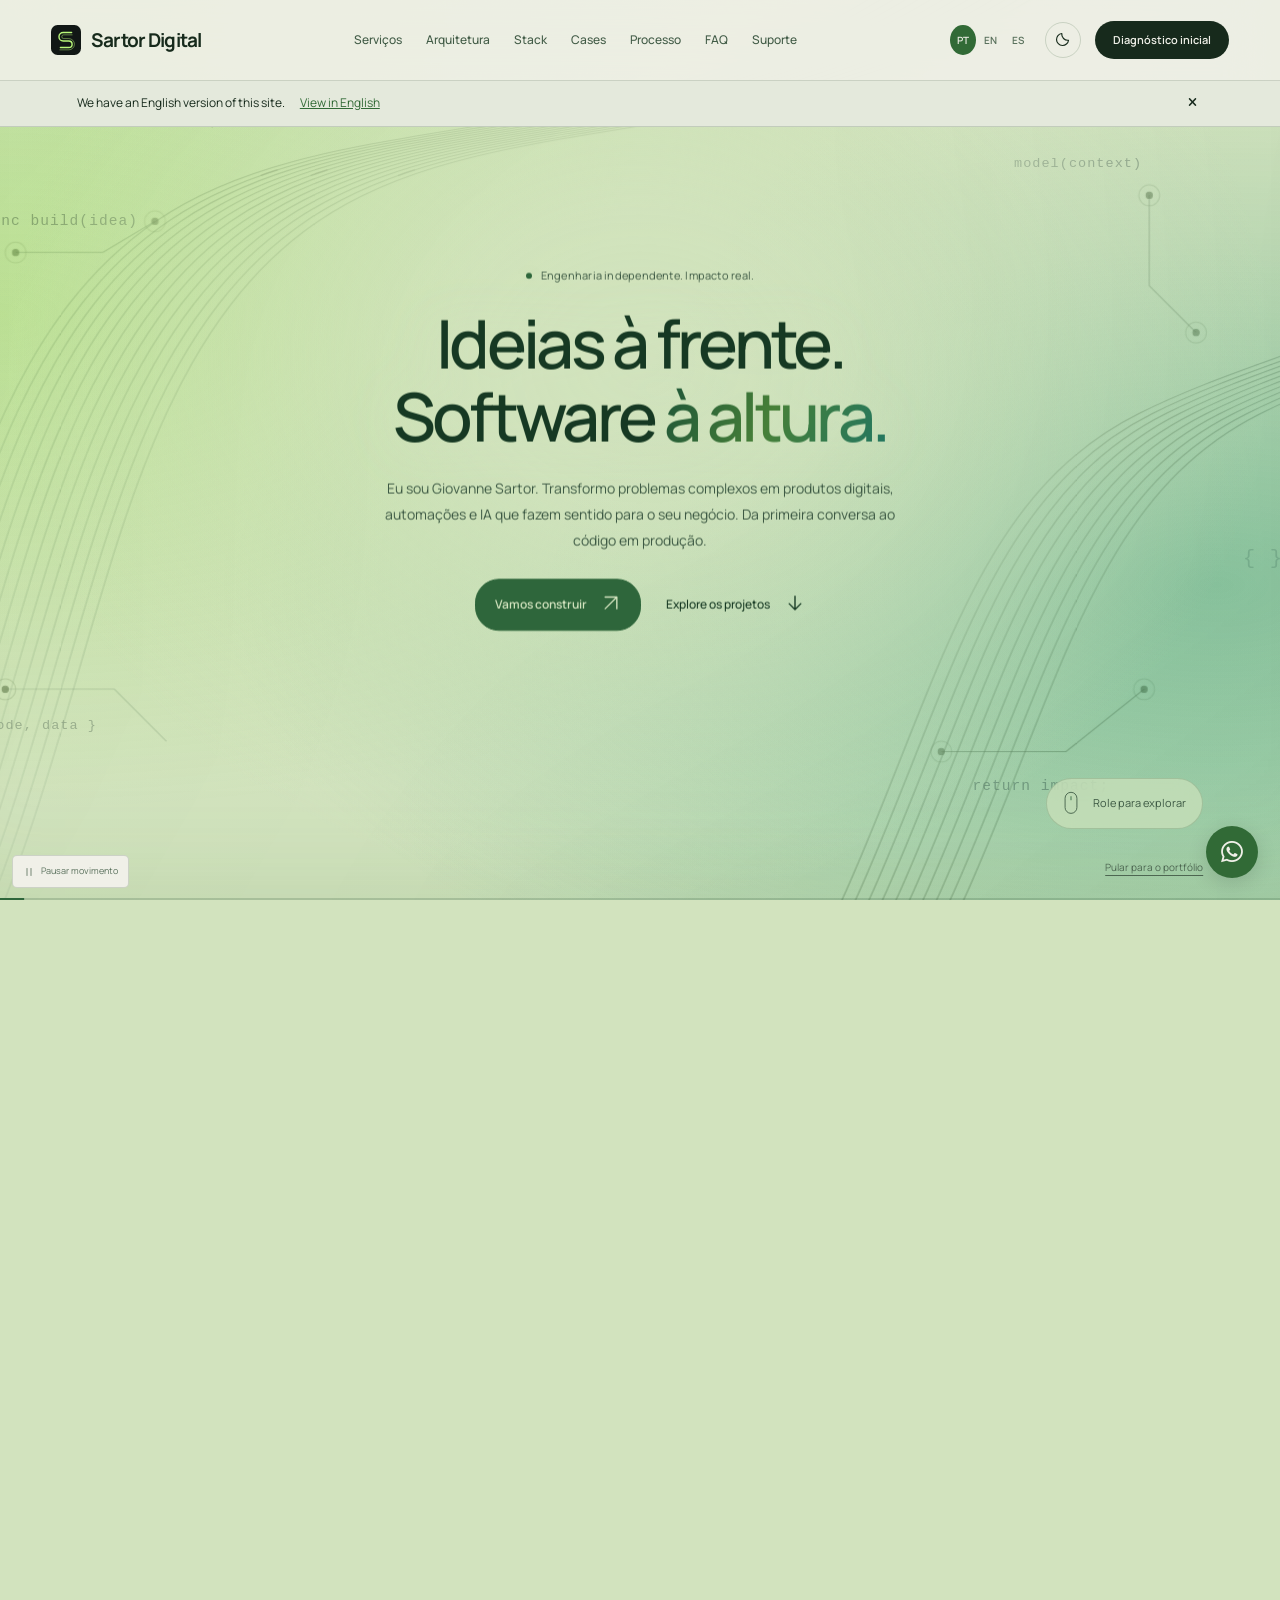
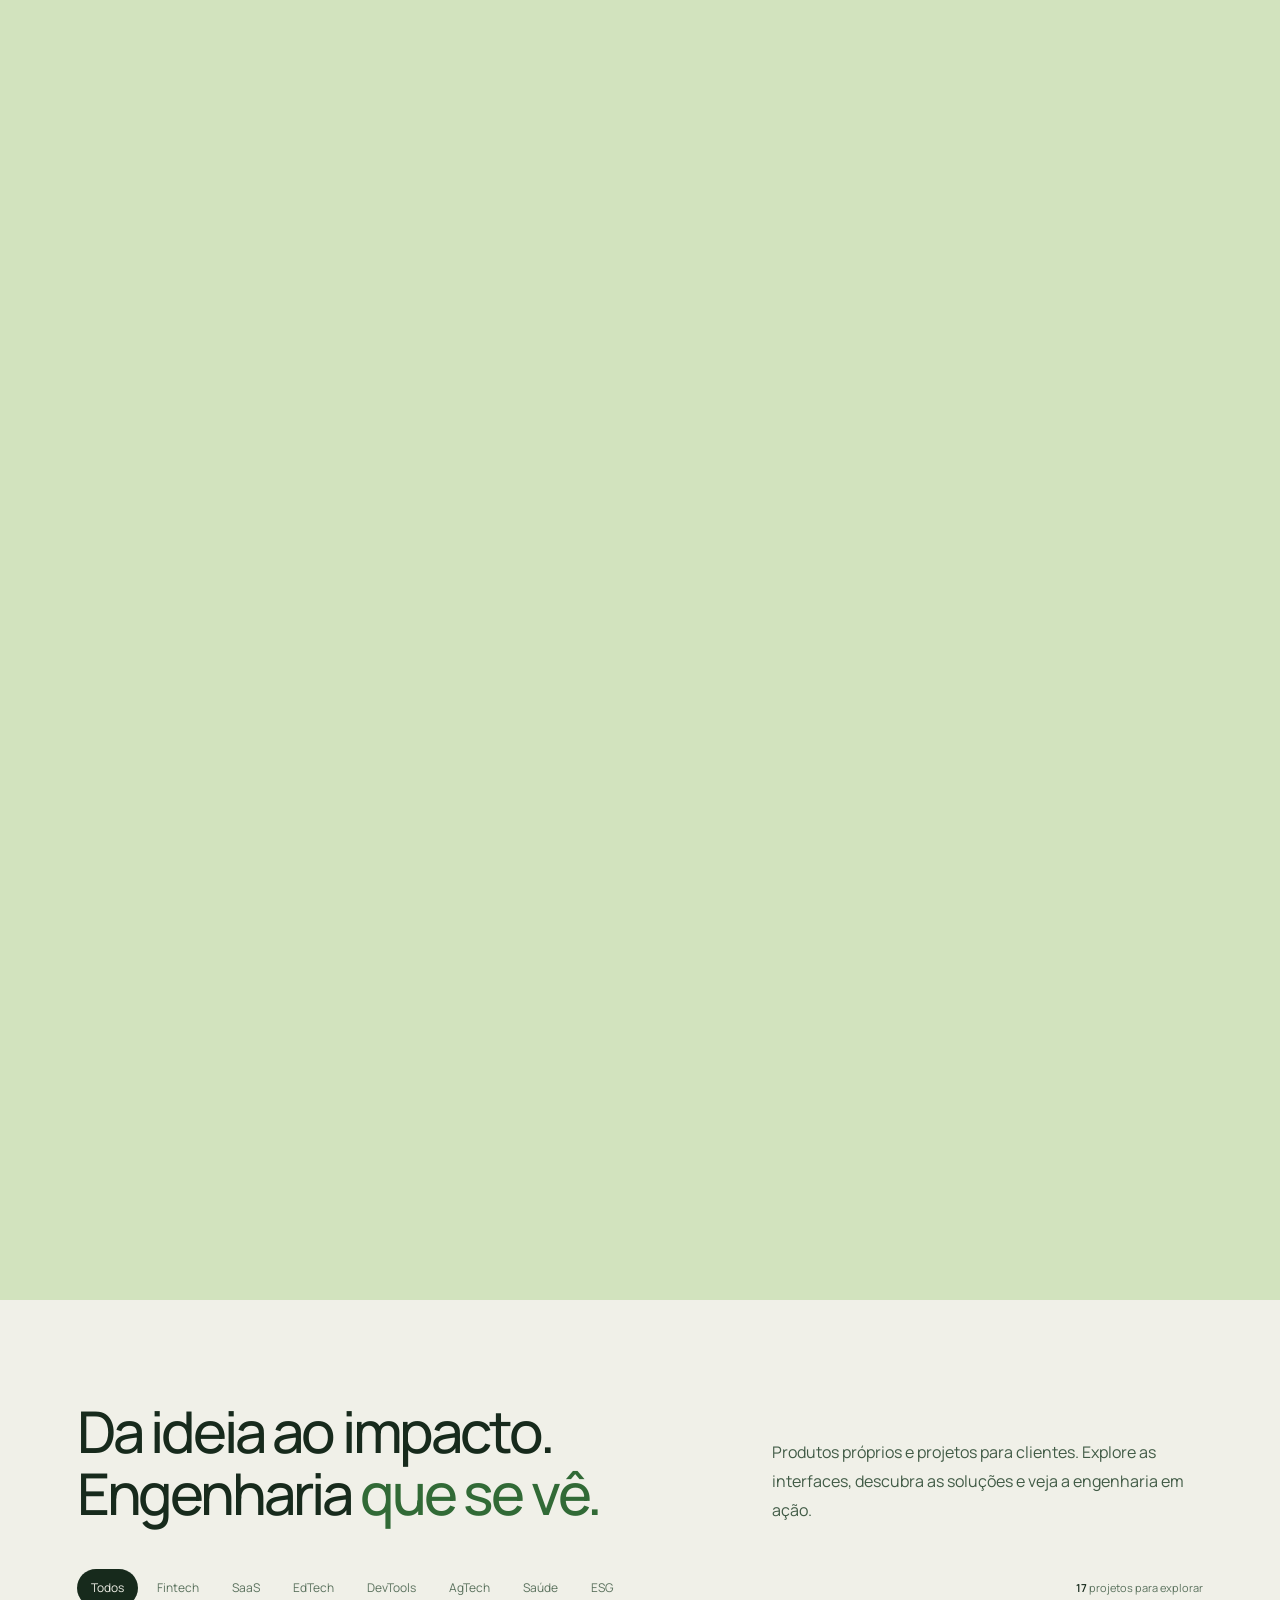
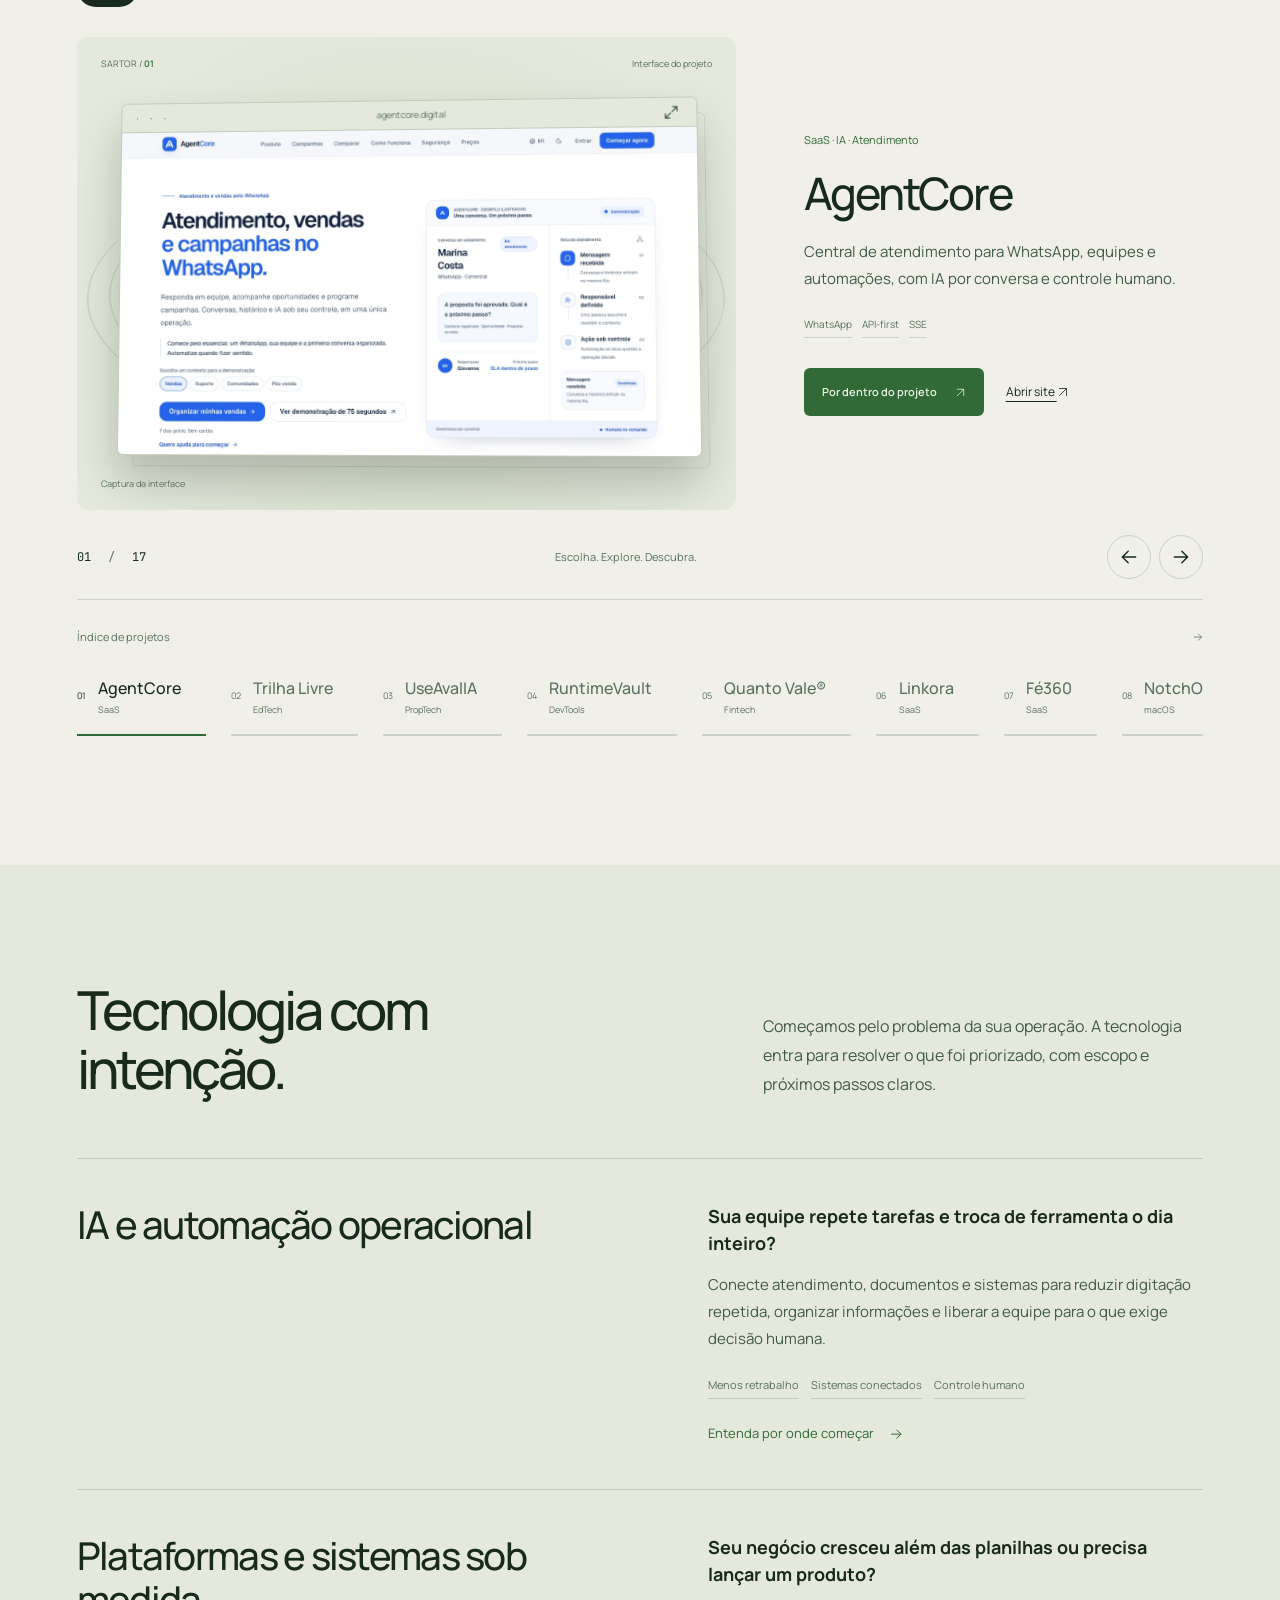
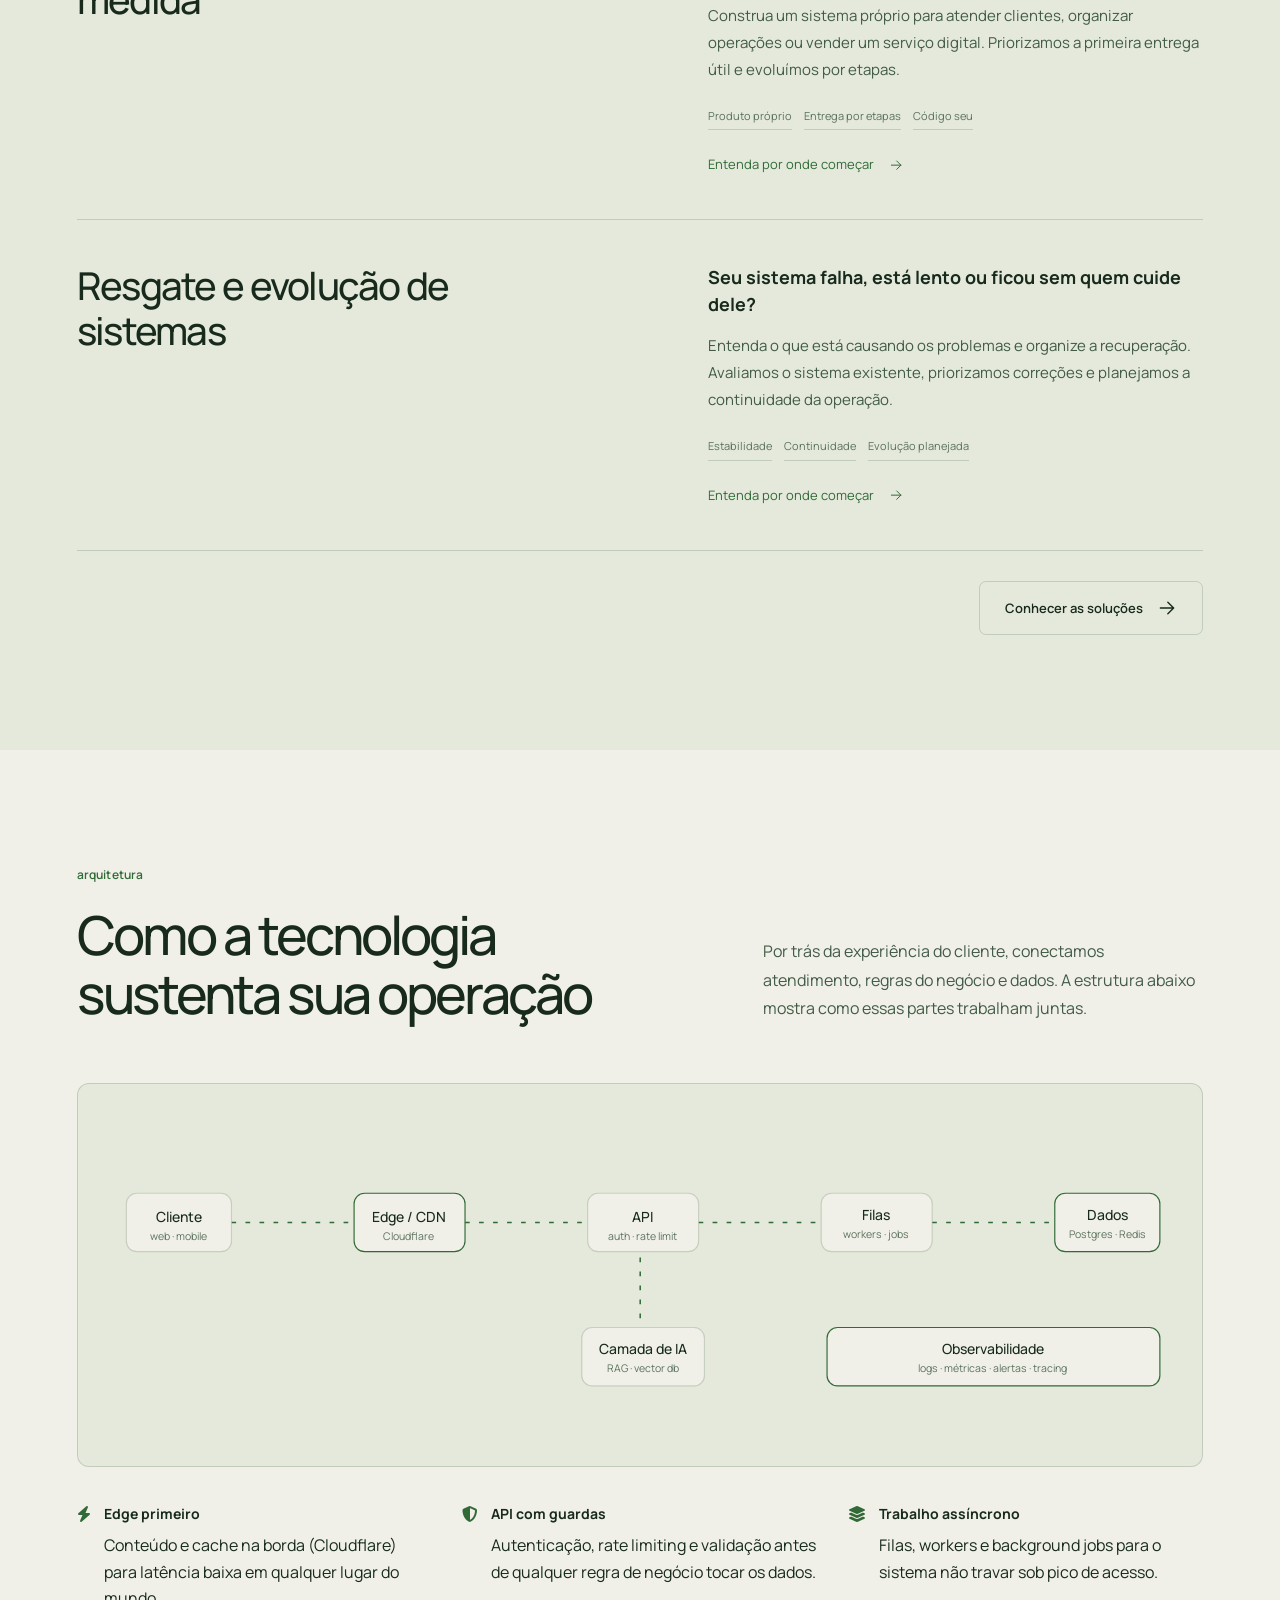
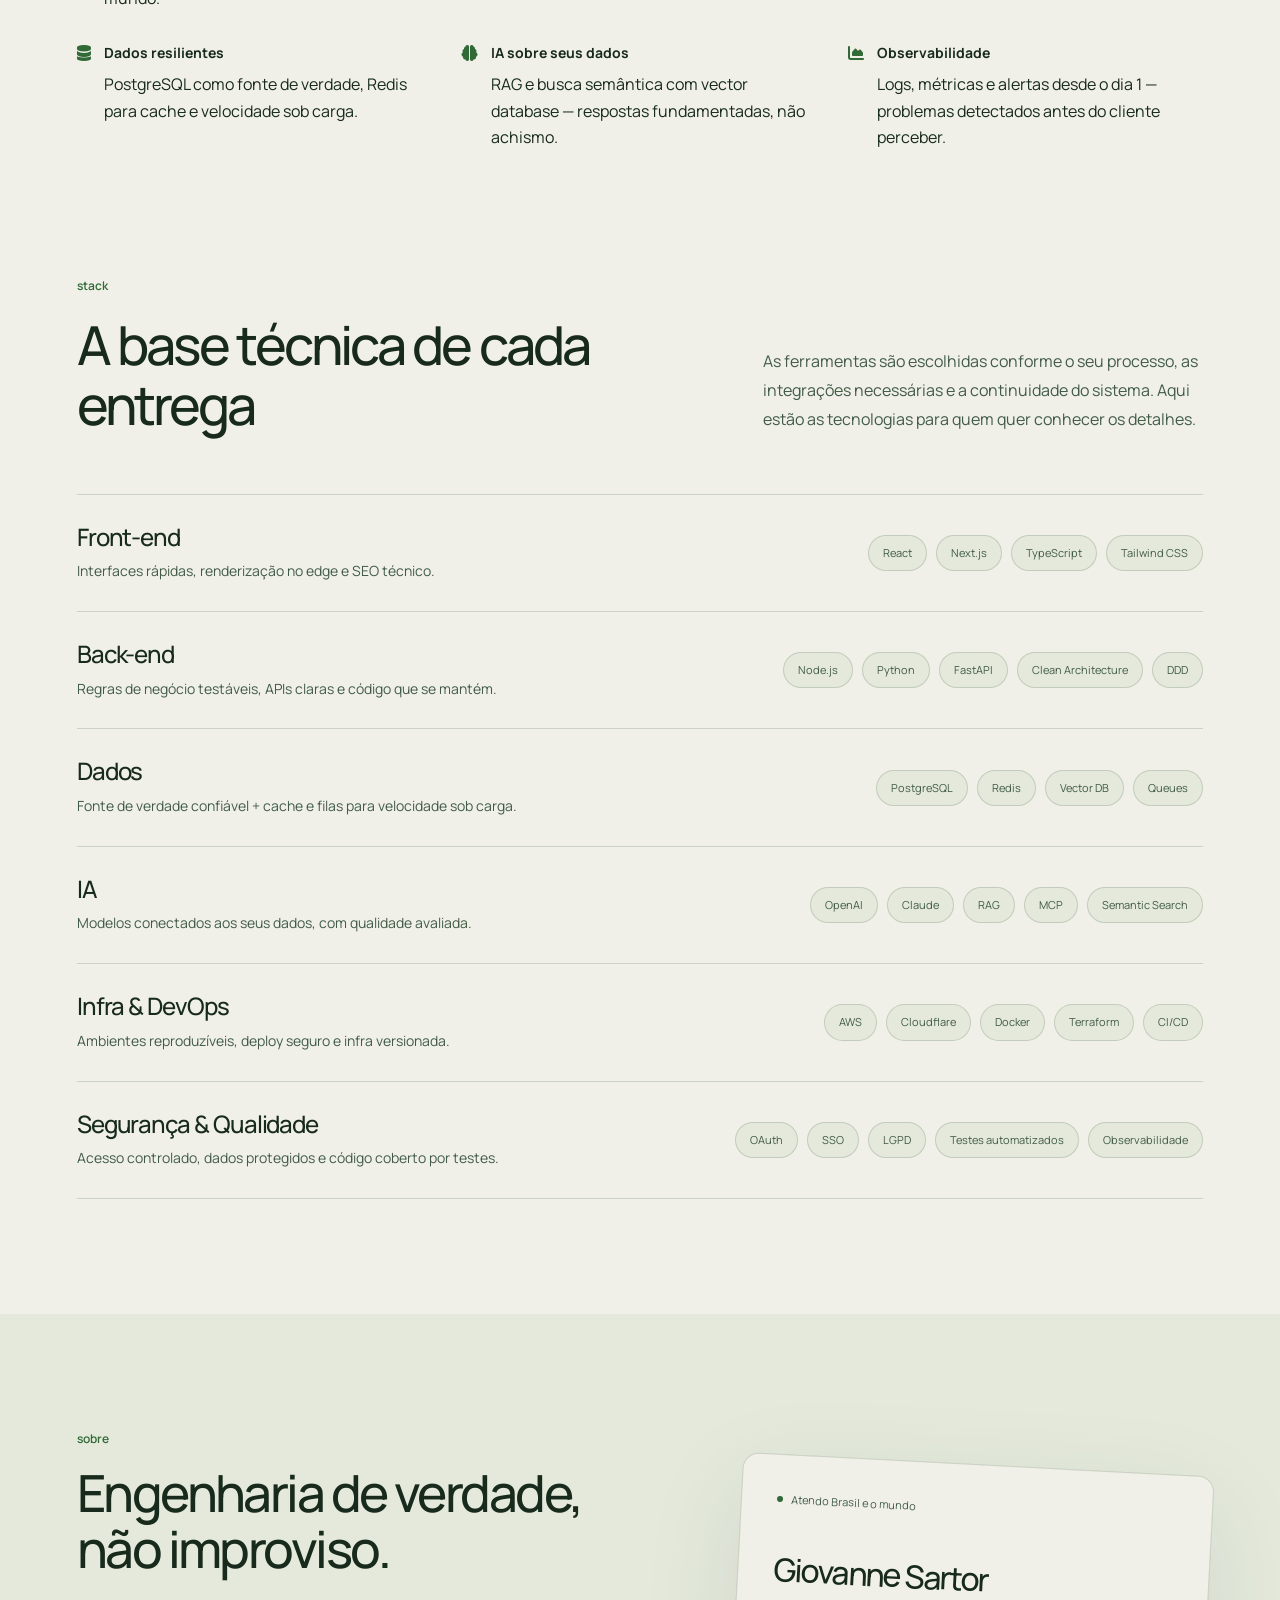
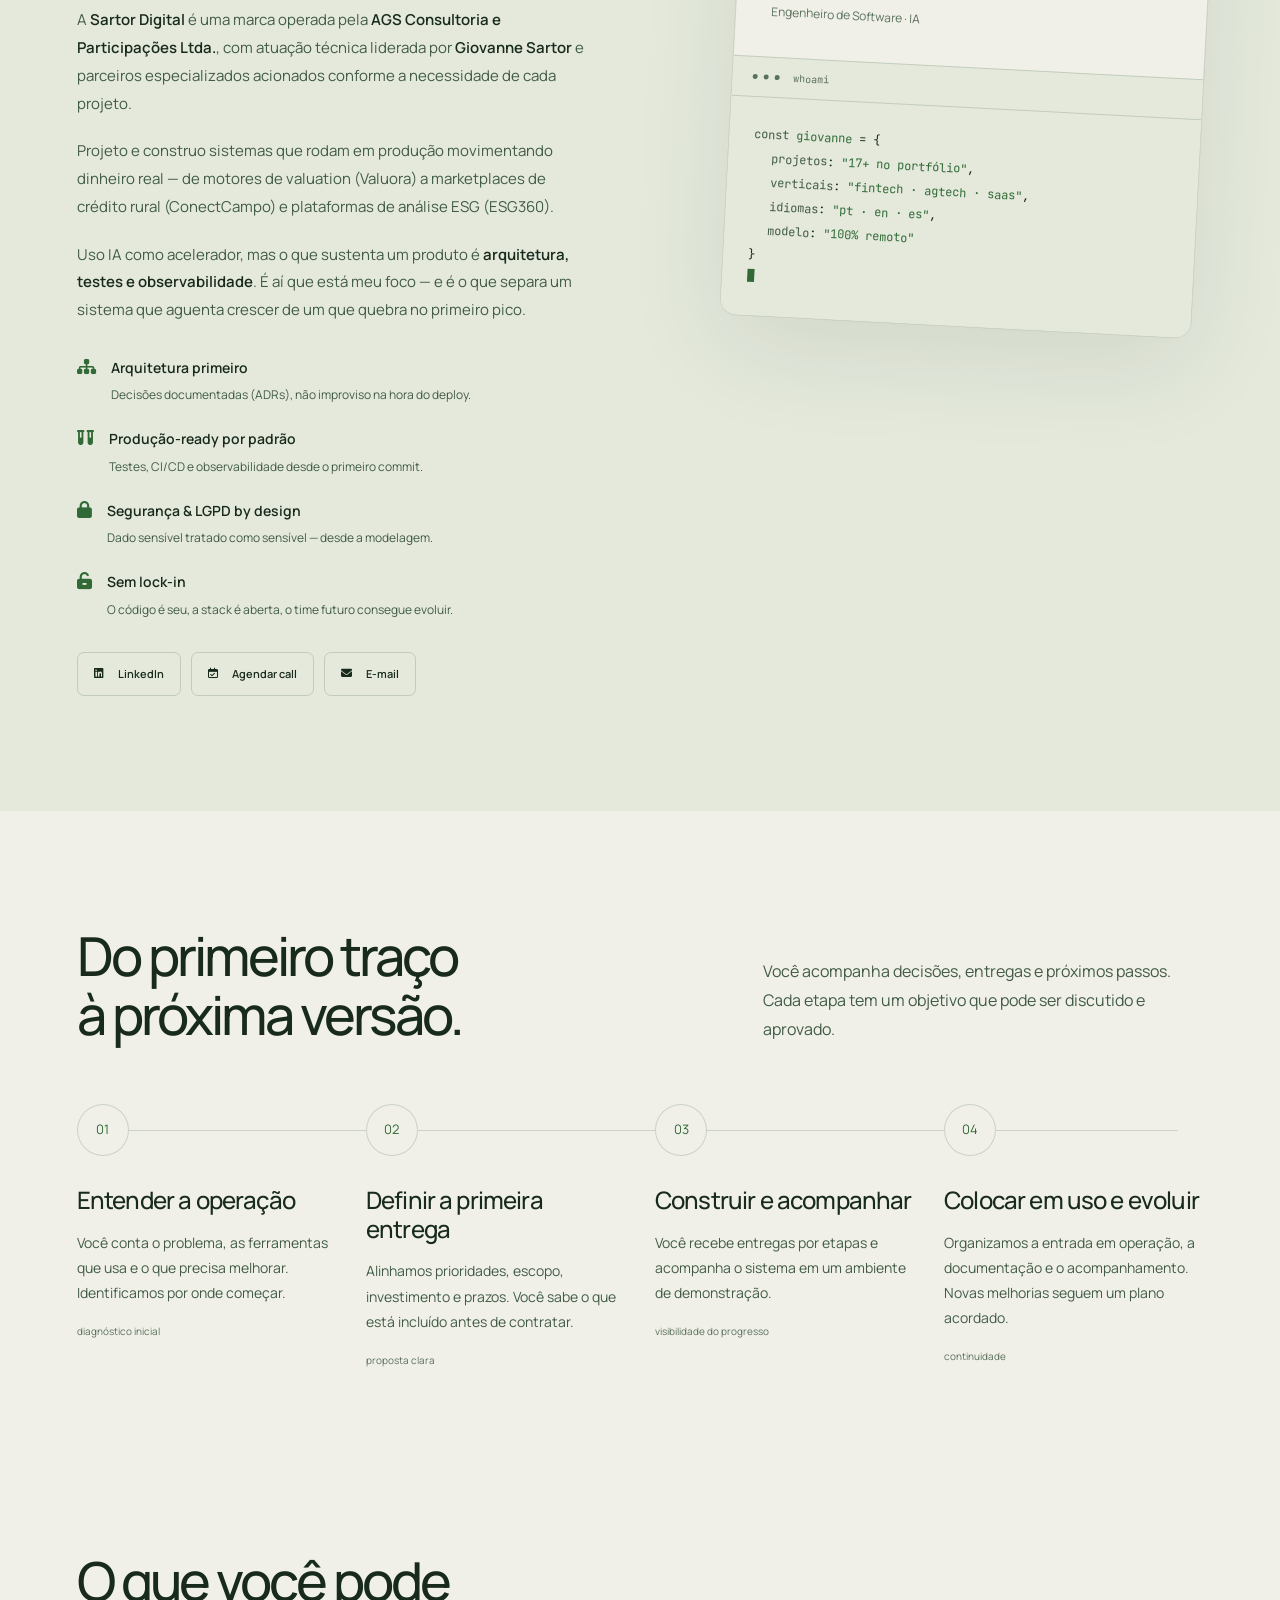
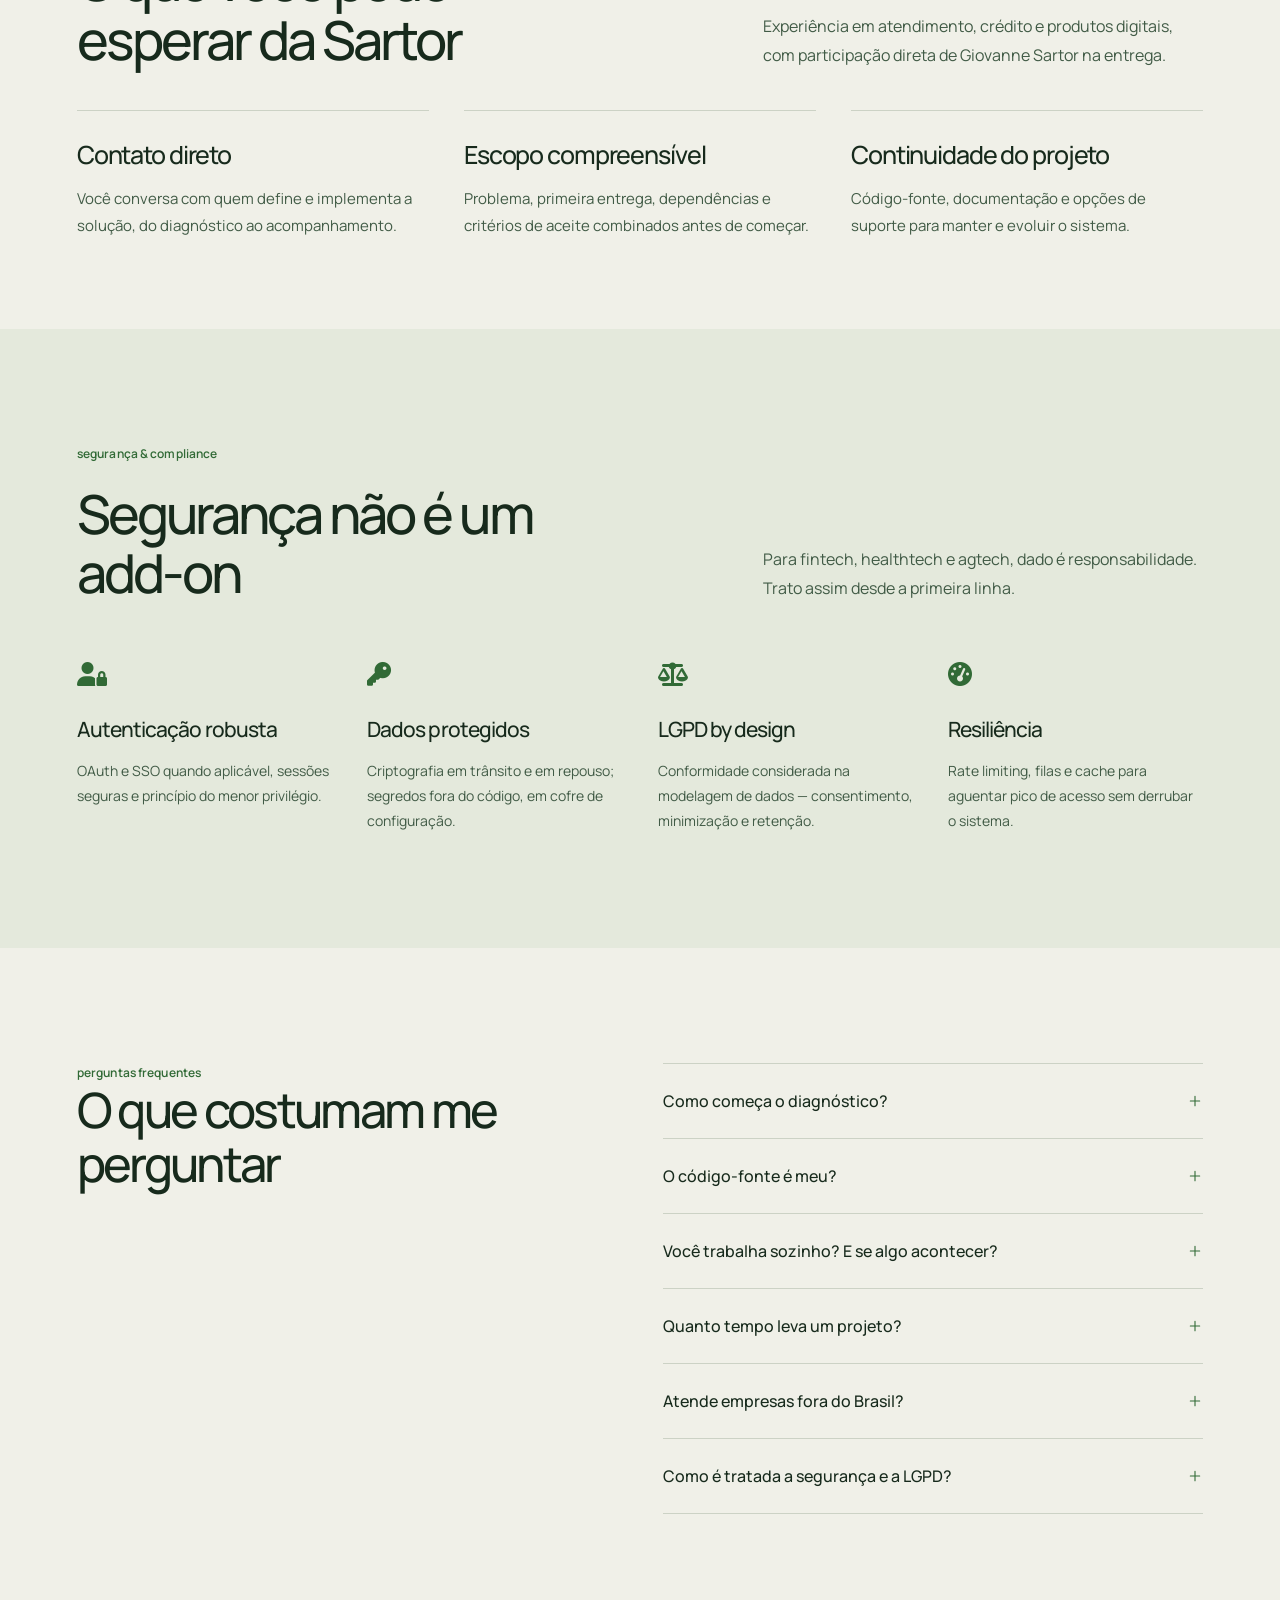
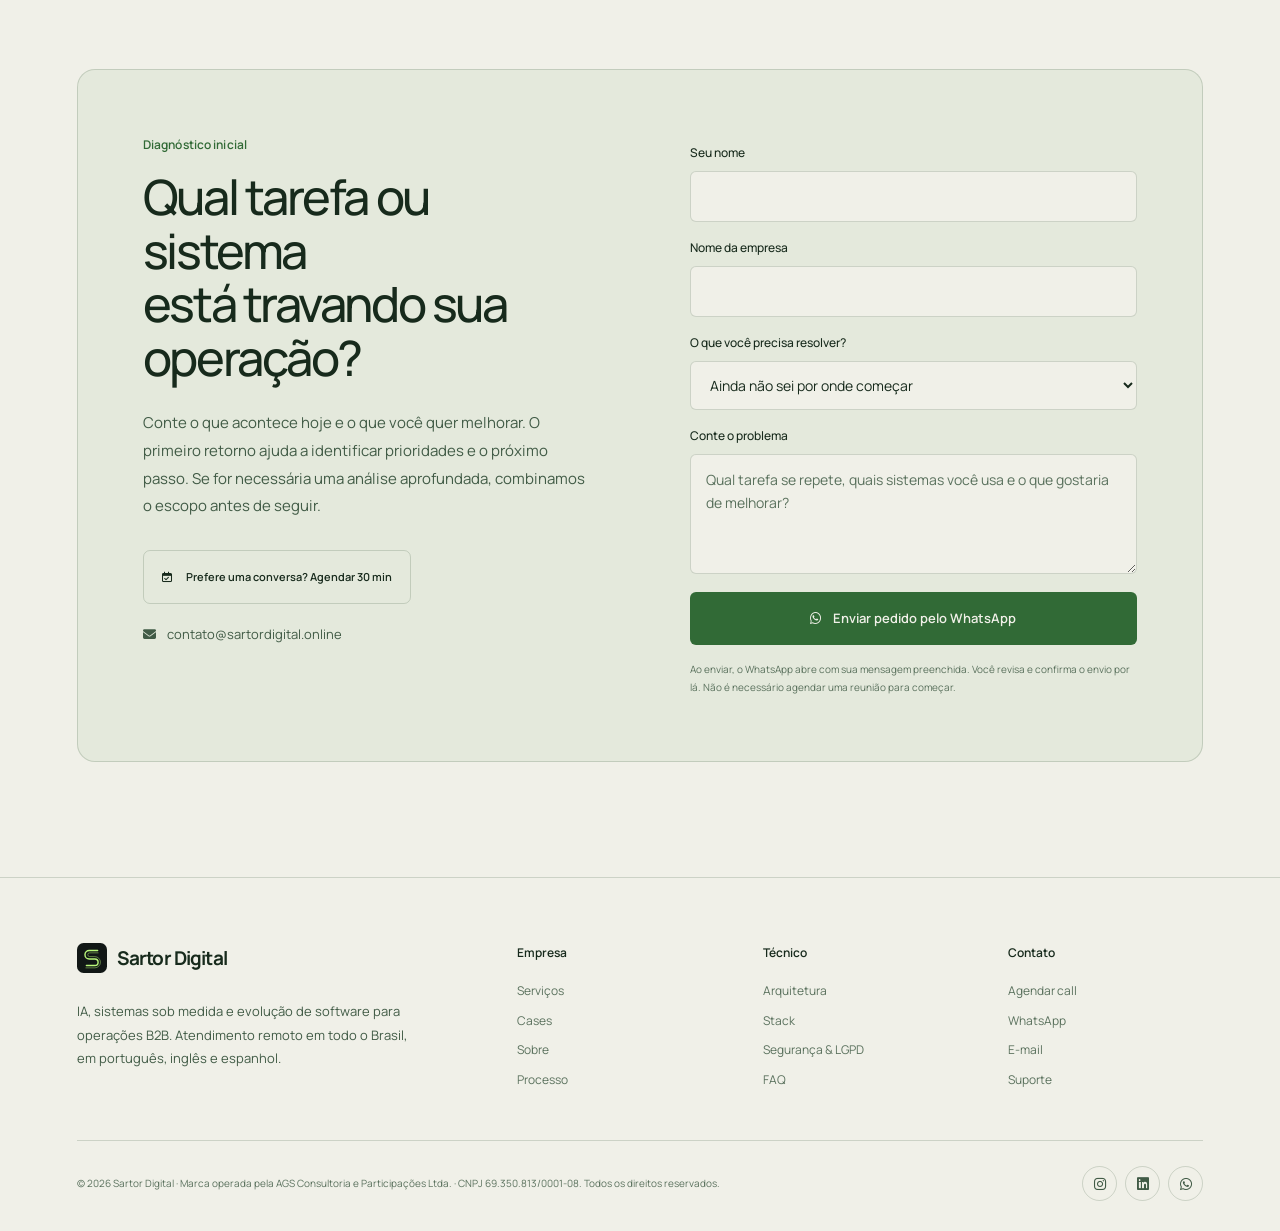
<file: index.html>
<!DOCTYPE html>

<html data-theme="light" lang="pt-br">
<head>
<meta charset="utf-8"/>
<script>(function(){var t=localStorage.getItem('sd-theme')||(window.matchMedia('(prefers-color-scheme: light)').matches?'light':'dark');document.documentElement.setAttribute('data-theme',t);})();</script>
<meta content="width=device-width, initial-scale=1.0" name="viewport"/>
<title>Software e IA para simplificar sua operação — Sartor Digital</title>
<meta content="Automatize tarefas, conecte sistemas e tire seu produto do papel. IA, plataformas sob medida e recuperação de sistemas. Atendimento remoto em todo o Brasil." name="description"/>
<meta content="#F7F8FA" name="theme-color"/>
<meta content="AGS Consultoria e Participações Ltda." name="author"/>
<link href="https://sartordigital.online" rel="canonical"/>
<link href="https://sartordigital.online/" hreflang="pt-br" rel="alternate"/>
<link href="https://sartordigital.online/en/" hreflang="en-us" rel="alternate"/>
<link href="https://sartordigital.online/es/" hreflang="es-es" rel="alternate"/>
<link href="https://sartordigital.online/" hreflang="x-default" rel="alternate"/>
<meta content="Sartor Digital — Software e IA para simplificar sua operação" property="og:title"/>
<meta content="Automatize tarefas, conecte sistemas e tire seu produto do papel. IA, plataformas sob medida e recuperação de sistemas. Atendimento remoto em todo o Brasil." property="og:description"/>
<meta content="website" property="og:type"/>
<meta content="https://sartordigital.online" property="og:url"/>
<meta content="https://sartordigital.online/og-image.png" property="og:image"/>
<meta content="1200" property="og:image:width"/>
<meta content="630" property="og:image:height"/>
<meta content="pt_BR" property="og:locale"/>
<meta content="summary_large_image" name="twitter:card"/>
<meta content="Sartor Digital — Software e IA para simplificar sua operação" name="twitter:title"/>
<meta content="Automatize tarefas, conecte sistemas e tire seu produto do papel. IA, plataformas sob medida e recuperação de sistemas. Atendimento remoto em todo o Brasil." name="twitter:description"/>
<meta content="https://sartordigital.online/og-image.png" name="twitter:image"/>
<link href="assets/signature-mark.svg" rel="icon" type="image/svg+xml"/>
<link href="https://fonts.googleapis.com" rel="preconnect"/>
<link crossorigin="" href="https://fonts.gstatic.com" rel="preconnect"/>
<link href="https://fonts.googleapis.com/css2?family=Space+Grotesk:wght@400;500;600;700&amp;family=Inter:wght@300;400;500;600;700&amp;family=JetBrains+Mono:wght@400;500&amp;display=swap" rel="stylesheet"/>
<link href="https://cdnjs.cloudflare.com/ajax/libs/font-awesome/6.4.0/css/all.min.css" rel="stylesheet"/>
<script type="application/ld+json">
{
  "@context": "https://schema.org",
  "@graph": [
    {
      "@type": "Organization",
      "@id": "https://sartordigital.online/#org",
      "name": "Sartor Digital",
      "legalName": "AGS Consultoria e Participações Ltda.",
      "taxID": "69.350.813/0001-08",
      "url": "https://sartordigital.online",
      "logo": "https://sartordigital.online/og-image.png",
      "image": "https://sartordigital.online/og-image.png",
      "founder": {
        "@type": "Person",
        "name": "Giovanne Sartor"
      },
      "description": "Automatize tarefas, conecte sistemas e tire seu produto do papel. IA, plataformas sob medida e recuperação de sistemas. Atendimento remoto em todo o Brasil.",
      "sameAs": [
        "https://www.linkedin.com/in/giovannesartor/",
        "https://www.instagram.com/sartordigital"
      ]
    },
    {
      "@type": "ProfessionalService",
      "@id": "https://sartordigital.online/#service",
      "name": "Sartor Digital",
      "serviceType": [
        "IA e automação operacional",
        "Plataformas e sistemas sob medida",
        "Resgate e evolução de sistemas"
      ],
      "provider": {
        "@id": "https://sartordigital.online/#org"
      },
      "areaServed": "Worldwide",
      "availableLanguage": [
        "pt-BR",
        "en",
        "es"
      ],
      "priceRange": "$$$",
      "url": "https://sartordigital.online"
    },
    {
      "@type": "Person",
      "@id": "https://sartordigital.online/#person",
      "name": "Giovanne Sartor",
      "jobTitle": "Engenheiro de Software · Especialista em IA",
      "worksFor": {
        "@id": "https://sartordigital.online/#org"
      },
      "url": "https://sartordigital.online",
      "knowsAbout": [
        "Arquitetura de Software",
        "Cloud",
        "DevOps",
        "CI/CD",
        "LLMs",
        "RAG",
        "Vector Database",
        "PostgreSQL",
        "Redis",
        "AWS",
        "Cloudflare",
        "Docker",
        "Segurança",
        "LGPD"
      ],
      "sameAs": [
        "https://www.linkedin.com/in/giovannesartor/"
      ]
    },
    {
      "@type": "FAQPage",
      "mainEntity": [
        {
          "@type": "Question",
          "name": "Como começa o diagnóstico?",
          "acceptedAnswer": {
            "@type": "Answer",
            "text": "Começa com uma mensagem sobre sua operação e o problema que deseja resolver. O retorno inicial indica prioridades e próximos passos. Se precisarmos aprofundar a análise de sistemas ou dados, alinhamos o escopo antes de iniciar."
          }
        },
        {
          "@type": "Question",
          "name": "O código-fonte é meu?",
          "acceptedAnswer": {
            "@type": "Answer",
            "text": "Você recebe o código desenvolvido para o projeto e a documentação combinada no contrato. Serviços e componentes de terceiros mantêm suas próprias licenças e condições."
          }
        },
        {
          "@type": "Question",
          "name": "Você trabalha sozinho? E se algo acontecer?",
          "acceptedAnswer": {
            "@type": "Answer",
            "text": "A entrega é conduzida por mim, com uma rede de parceiros para picos de demanda. O que reduz o risco não é o tamanho do time e sim a engenharia: código documentado, testes automatizados, infraestrutura como código e handover completo. Nada fica preso na cabeça de uma pessoa."
          }
        },
        {
          "@type": "Question",
          "name": "Quanto tempo leva um projeto?",
          "acceptedAnswer": {
            "@type": "Answer",
            "text": "O prazo depende do escopo, das integrações e dos acessos necessários. Definimos um cronograma por etapas antes da execução, com entregas que você pode acompanhar e revisar."
          }
        },
        {
          "@type": "Question",
          "name": "Atende empresas fora do Brasil?",
          "acceptedAnswer": {
            "@type": "Answer",
            "text": "Sim. O atendimento é remoto em todas as regiões do Brasil e também no exterior, com demonstrações das entregas e reuniões online em português, inglês ou espanhol."
          }
        },
        {
          "@type": "Question",
          "name": "Como é tratada a segurança e a LGPD?",
          "acceptedAnswer": {
            "@type": "Answer",
            "text": "Segurança por padrão: autenticação robusta (OAuth/SSO quando aplicável), dados sensíveis criptografados, princípio do menor privilégio e conformidade LGPD considerada desde a modelagem de dados."
          }
        }
      ]
    }
  ]
}
  </script>
<link href="assets/icons.css?v=20261116" rel="stylesheet"/><link href="assets/experience.css?v=20261116-6" rel="stylesheet"/><link href="assets/immersive.css?v=20261116-9" rel="stylesheet"/></head>
<body class="experience-home"><a class="skip-link" href="#main">Pular para o conteúdo</a>
<div class="bg-grid"></div>
<div class="bg-halo"></div>
<div class="scroll-bar"><div class="scroll-fill" id="scrollFill"></div></div>
<nav class="nav" id="nav">
<div class="nav-inner">
<a class="nav-logo" href="#home">
<img alt="" class="logo-mark" height="34" src="assets/signature-mark.svg" width="34"/>
      Sartor Digital
    </a>
<div class="nav-links">
<a href="#servicos">Serviços</a>
<a href="#arquitetura">Arquitetura</a>
<a href="#stack">Stack</a>
<a href="#cases">Cases</a>
<a href="#processo">Processo</a>
<a href="#faq">FAQ</a>
<a href="suporte.html">Suporte</a>
</div>
<div class="nav-actions">
<div class="lang-pill"><a class="lang-btn active" href="/">PT</a><a class="lang-btn" href="/en/">EN</a><a class="lang-btn" href="/es/">ES</a></div>
<button aria-label="Alternar tema" class="theme-toggle" id="themeToggle" title="Alternar tema"><i aria-hidden="true" class="fas fa-moon" id="themeIcon"></i><svg aria-hidden="true" class="sd-icon sd-theme-sun" data-icon="sun" fill="none" focusable="false" height="24" stroke="currentColor" stroke-linecap="round" stroke-linejoin="round" stroke-width="1.65" viewbox="0 0 24 24" width="24" xmlns="http://www.w3.org/2000/svg"><circle cx="12" cy="12" r="4"></circle><path d="M12 2v2M12 20v2M2 12h2M20 12h2M4.93 4.93l1.42 1.42M17.65 17.65l1.42 1.42M4.93 19.07l1.42-1.42M17.65 6.35l1.42-1.42"></path></svg><svg aria-hidden="true" class="sd-icon sd-theme-moon" data-icon="moon" fill="none" focusable="false" height="24" stroke="currentColor" stroke-linecap="round" stroke-linejoin="round" stroke-width="1.65" viewbox="0 0 24 24" width="24" xmlns="http://www.w3.org/2000/svg"><path d="M20.5 13A8.5 8.5 0 0 1 11 3.5 8.5 8.5 0 1 0 20.5 13Z"></path></svg></button>
<a class="nav-cta" href="#contato">Diagnóstico inicial</a>
</div>
<button aria-label="Menu" class="mob-toggle" id="mobToggle"><svg aria-hidden="true" class="sd-icon" data-icon="menu" fill="none" focusable="false" height="24" stroke="currentColor" stroke-linecap="round" stroke-linejoin="round" stroke-width="1.65" viewbox="0 0 24 24" width="24" xmlns="http://www.w3.org/2000/svg"><path d="M4 6h16M4 12h16M4 18h16"></path></svg></button>
</div>
</nav>
<main id="main"><section class="hero immersive-hero immersive-static" id="home"><div class="immersive-pin"><div aria-hidden="true" id="immersive-canvas"></div><div aria-hidden="true" class="immersive-fallback"><img alt="" height="900" loading="lazy" src="assets/cases/trilhalivre-0be88f0551.webp" width="1440"/><img alt="" height="900" loading="lazy" src="assets/cases/agentcore-3723d83724.webp" width="1440"/><img alt="" height="900" loading="lazy" src="assets/cases/useavalia-792bde4913.webp" width="1440"/><img alt="" height="900" loading="lazy" src="assets/cases/linkora-19eb073b17.webp" width="1440"/><img alt="" height="900" loading="lazy" src="assets/cases/runtimevault-11726c45de.webp" width="1440"/><img alt="" height="900" loading="lazy" src="assets/cases/notchops-b8c077c3d8.webp" width="1440"/></div><div aria-hidden="true" class="immersive-opening"><svg class="signal-art signal-art-desktop" aria-hidden="true" focusable="false" preserveAspectRatio="xMidYMid slice" xmlns="http://www.w3.org/2000/svg" width="1440" height="900" viewBox="0 0 1440 900" fill="none">
<defs><linearGradient id="signal-desktop" x1="0" y1="900" x2="1440" y2="0" gradientUnits="userSpaceOnUse"><stop stop-color="#50ad88" stop-opacity=".04"/><stop offset=".4" stop-color="#8fdb78" stop-opacity=".45"/><stop offset=".75" stop-color="#d3f99c" stop-opacity=".55"/><stop offset="1" stop-color="#61c9a0" stop-opacity=".06"/></linearGradient></defs>
<g class="signal-lines" stroke="url(#signal-desktop)" stroke-width="1"><path d="M -80 960 C 50 690 50 370 255 230 S 800 205 1110 -120"/><path d="M -68 960 C 62 690 62 370 267 230 S 812 205 1122 -120"/><path d="M -56 960 C 74 690 74 370 279 230 S 824 205 1134 -120"/><path d="M -44 960 C 86 690 86 370 291 230 S 836 205 1146 -120"/><path d="M -32 960 C 98 690 98 370 303 230 S 848 205 1158 -120"/><path d="M -20 960 C 110 690 110 370 315 230 S 860 205 1170 -120"/><path d="M -8 960 C 122 690 122 370 327 230 S 872 205 1182 -120"/><path d="M 4 960 C 134 690 134 370 339 230 S 884 205 1194 -120"/><path d="M 16 960 C 146 690 146 370 351 230 S 896 205 1206 -120"/><path d="M 28 960 C 158 690 158 370 363 230 S 908 205 1218 -120"/><path d="M 40 960 C 170 690 170 370 375 230 S 920 205 1230 -120"/><path d="M 52 960 C 182 690 182 370 387 230 S 932 205 1242 -120"/><path d="M 64 960 C 194 690 194 370 399 230 S 944 205 1254 -120"/><path d="M 76 960 C 206 690 206 370 411 230 S 956 205 1266 -120"/><path d="M 850 1010 C 1000 750 1010 510 1200 415 S 1590 340 1580 20"/><path d="M 863 1010 C 1013 750 1023 510 1213 415 S 1603 340 1593 20"/><path d="M 876 1010 C 1026 750 1036 510 1226 415 S 1616 340 1606 20"/><path d="M 889 1010 C 1039 750 1049 510 1239 415 S 1629 340 1619 20"/><path d="M 902 1010 C 1052 750 1062 510 1252 415 S 1642 340 1632 20"/><path d="M 915 1010 C 1065 750 1075 510 1265 415 S 1655 340 1645 20"/><path d="M 928 1010 C 1078 750 1088 510 1278 415 S 1668 340 1658 20"/><path d="M 941 1010 C 1091 750 1101 510 1291 415 S 1681 340 1671 20"/><path d="M 954 1010 C 1104 750 1114 510 1304 415 S 1694 340 1684 20"/><path d="M 967 1010 C 1117 750 1127 510 1317 415 S 1707 340 1697 20"/><path d="M120 260L204 260L254 230"/><path d="M1210 205L1210 292L1255 337"/><path d="M110 680L215 680L265 730"/><path d="M1010 740L1130 740L1205 680"/></g>
<g class="signal-nodes" fill="#bcf48d" stroke="#bcf48d" opacity=".65"><circle cx="120" cy="260" r="3"/><circle cx="120" cy="260" r="10" fill="none" opacity=".35"/><circle cx="254" cy="230" r="3"/><circle cx="254" cy="230" r="10" fill="none" opacity=".35"/><circle cx="1210" cy="205" r="3"/><circle cx="1210" cy="205" r="10" fill="none" opacity=".35"/><circle cx="1255" cy="337" r="3"/><circle cx="1255" cy="337" r="10" fill="none" opacity=".35"/><circle cx="110" cy="680" r="3"/><circle cx="110" cy="680" r="10" fill="none" opacity=".35"/><circle cx="1010" cy="740" r="3"/><circle cx="1010" cy="740" r="10" fill="none" opacity=".35"/><circle cx="1205" cy="680" r="3"/><circle cx="1205" cy="680" r="10" fill="none" opacity=".35"/></g>
<g class="signal-code" fill="#b3dfbd" font-family="ui-monospace,monospace" letter-spacing="1"><text x="78" y="234" font-size="14" opacity="0.65">async build(idea)</text><text x="1080" y="178" font-size="13" opacity="0.58">model(context)</text><text x="75" y="718" font-size="13" opacity="0.48">{ code, data }</text><text x="1040" y="777" font-size="14" opacity="0.6">return impact;</text><text x="300" y="140" font-size="11" opacity="0.3">&lt;/&gt;</text><text x="1300" y="560" font-size="20" opacity="0.3">{ }</text></g>
<g class="signal-traces" fill="none" stroke="#c9f6a0" stroke-width="1.5"><path d="M -68 960 C 62 690 62 370 267 230 S 812 205 1122 -120" style="--trace-order:0"/><path d="M -20 960 C 110 690 110 370 315 230 S 860 205 1170 -120" style="--trace-order:1"/><path d="M 64 960 C 194 690 194 370 399 230 S 944 205 1254 -120" style="--trace-order:2"/><path d="M 889 1010 C 1039 750 1049 510 1239 415 S 1629 340 1619 20" style="--trace-order:3"/></g></svg><svg class="signal-art signal-art-mobile" aria-hidden="true" focusable="false" preserveAspectRatio="xMidYMid slice" xmlns="http://www.w3.org/2000/svg" width="480" height="900" viewBox="0 0 480 900" fill="none">
<defs><linearGradient id="signal-mobile" x1="0" y1="900" x2="480" y2="0" gradientUnits="userSpaceOnUse"><stop stop-color="#50ad88" stop-opacity=".04"/><stop offset=".4" stop-color="#8fdb78" stop-opacity=".45"/><stop offset=".75" stop-color="#d3f99c" stop-opacity=".55"/><stop offset="1" stop-color="#61c9a0" stop-opacity=".06"/></linearGradient></defs>
<g class="signal-lines" stroke="url(#signal-mobile)" stroke-width="1"><path d="M -140 360 C -35 200 150 220 260 -30"/><path d="M 120 990 C 230 730 400 800 540 590"/><path d="M -129 360 C -24 200 161 220 271 -30"/><path d="M 131 990 C 241 730 411 800 551 590"/><path d="M -118 360 C -13 200 172 220 282 -30"/><path d="M 142 990 C 252 730 422 800 562 590"/><path d="M -107 360 C -2 200 183 220 293 -30"/><path d="M 153 990 C 263 730 433 800 573 590"/><path d="M -96 360 C 9 200 194 220 304 -30"/><path d="M 164 990 C 274 730 444 800 584 590"/><path d="M -85 360 C 20 200 205 220 315 -30"/><path d="M 175 990 C 285 730 455 800 595 590"/><path d="M -74 360 C 31 200 216 220 326 -30"/><path d="M 186 990 C 296 730 466 800 606 590"/><path d="M -63 360 C 42 200 227 220 337 -30"/><path d="M 197 990 C 307 730 477 800 617 590"/><path d="M -52 360 C 53 200 238 220 348 -30"/><path d="M 208 990 C 318 730 488 800 628 590"/><path d="M -41 360 C 64 200 249 220 359 -30"/><path d="M 219 990 C 329 730 499 800 639 590"/></g>
<g class="signal-nodes" fill="#bcf48d" stroke="#bcf48d" opacity=".65"><circle cx="84" cy="180" r="3"/><circle cx="84" cy="180" r="10" fill="none" opacity=".35"/><circle cx="385" cy="735" r="3"/><circle cx="385" cy="735" r="10" fill="none" opacity=".35"/></g>
<g class="signal-code" fill="#b3dfbd" font-family="ui-monospace,monospace" letter-spacing="1"><text x="35" y="158" font-size="12" opacity="0.6">async build(idea)</text><text x="254" y="780" font-size="12" opacity="0.55">model(context)</text></g>
<g class="signal-traces" fill="none" stroke="#c9f6a0" stroke-width="1.5"><path d="M 120 990 C 230 730 400 800 540 590" style="--trace-order:0"/><path d="M -118 360 C -13 200 172 220 282 -30" style="--trace-order:1"/><path d="M -85 360 C 20 200 205 220 315 -30" style="--trace-order:2"/><path d="M 208 990 C 318 730 488 800 628 590" style="--trace-order:3"/></g></svg></div><div aria-hidden="true" class="immersive-vignette"></div><div class="immersive-intro"><div class="hero-copy"><div class="eyebrow"><span class="eyebrow-dot"></span>Engenharia independente. Impacto real.</div><h1>Ideias à frente.<br/>Software <em>à altura.</em></h1><p class="hero-sub">Eu sou Giovanne Sartor. Transformo problemas complexos em produtos digitais, automações e IA que fazem sentido para o seu negócio. Da primeira conversa ao código em produção.</p><div class="hero-btns"><a class="btn-primary" href="#contato">Vamos construir <span><svg aria-hidden="true" class="sd-icon" data-icon="arrow-up-right" fill="none" focusable="false" height="24" stroke="currentColor" stroke-linecap="round" stroke-linejoin="round" stroke-width="1.65" viewbox="0 0 24 24" width="24" xmlns="http://www.w3.org/2000/svg"><path d="M5 19 19 5M5 5h14v14"></path></svg></span></a><a class="hero-work" href="#cases">Explore os projetos <span><svg aria-hidden="true" class="sd-icon" data-icon="arrow-down" fill="none" focusable="false" height="24" stroke="currentColor" stroke-linecap="round" stroke-linejoin="round" stroke-width="1.65" viewbox="0 0 24 24" width="24" xmlns="http://www.w3.org/2000/svg"><path d="M12 4v16M5 13l7 7 7-7"></path></svg></span></a></div></div></div><div class="immersive-scroll-hint"><svg aria-hidden="true" fill="none" viewbox="0 0 24 38"><rect height="32" rx="9" width="18" x="3" y="2"></rect><path d="M12 8v6"></path></svg><span>Role para explorar</span></div><a class="immersive-skip" href="#cases">Pular para o portfólio</a><div aria-hidden="true" class="immersive-feature"><span class="immersive-feature-kicker"></span><h2 class="immersive-feature-title"></h2><p class="immersive-feature-description"></p><a class="immersive-feature-link" href="https://agentcore.digital/" rel="noopener noreferrer" tabindex="-1" target="_blank">Abrir projeto</a></div><div aria-hidden="true" class="immersive-progress"><span></span></div></div><div class="hero-bottom"><span class="hero-studio">Sartor Digital</span><span>Estratégia. Design. Engenharia.</span><span>Giovanne Sartor — Software &amp; AI</span><a aria-label="Explore os projetos" href="#cases"><svg aria-hidden="true" class="sd-icon" data-icon="arrow-down" fill="none" focusable="false" height="24" stroke="currentColor" stroke-linecap="round" stroke-linejoin="round" stroke-width="1.65" viewbox="0 0 24 24" width="24" xmlns="http://www.w3.org/2000/svg"><path d="M12 4v16M5 13l7 7 7-7"></path></svg></a></div></section><section class="section project-explorer" data-section="01" id="cases"><div class="wrap"><header class="explorer-heading"><h2>Da ideia ao impacto.<br/>Engenharia <em>que se vê.</em></h2><p>Produtos próprios e projetos para clientes. Explore as interfaces, descubra as soluções e veja a engenharia em ação.</p></header><div class="explorer-toolbar"><div aria-label="Escolha um projeto" class="explorer-filters" role="group"><button aria-pressed="true" class="explorer-filter" data-category="all" type="button">Todos</button><button aria-pressed="false" class="explorer-filter" data-category="fintech" type="button">Fintech</button><button aria-pressed="false" class="explorer-filter" data-category="saas" type="button">SaaS</button><button aria-pressed="false" class="explorer-filter" data-category="edtech" type="button">EdTech</button><button aria-pressed="false" class="explorer-filter" data-category="devtools" type="button">DevTools</button><button aria-pressed="false" class="explorer-filter" data-category="agtech" type="button">AgTech</button><button aria-pressed="false" class="explorer-filter" data-category="saude" type="button">Saúde</button><button aria-pressed="false" class="explorer-filter" data-category="esg" type="button">ESG</button></div><span class="explorer-total"><b>17</b> projetos para explorar</span></div><div class="explorer-deck"><div class="explorer-main"><div class="explorer-stage" id="project-stage"><div aria-hidden="true" class="stage-grid"></div><div aria-hidden="true" class="stage-orbit"></div><div class="stage-label"><span>SARTOR / <b class="stage-id">01</b></span><span>Interface do projeto</span></div><div class="screen-assembly"><div aria-hidden="true" class="screen-shadow"></div><div class="project-screen"><div class="screen-chrome"><span aria-hidden="true" class="screen-dots"><svg aria-hidden="true" class="sd-icon" data-icon="dot" fill="none" focusable="false" height="24" stroke="currentColor" stroke-linecap="round" stroke-linejoin="round" stroke-width="1.65" viewbox="0 0 24 24" width="24" xmlns="http://www.w3.org/2000/svg"><circle cx="12" cy="12" fill="currentColor" r="3" stroke="none"></circle></svg> <svg aria-hidden="true" class="sd-icon" data-icon="dot" fill="none" focusable="false" height="24" stroke="currentColor" stroke-linecap="round" stroke-linejoin="round" stroke-width="1.65" viewbox="0 0 24 24" width="24" xmlns="http://www.w3.org/2000/svg"><circle cx="12" cy="12" fill="currentColor" r="3" stroke="none"></circle></svg> <svg aria-hidden="true" class="sd-icon" data-icon="dot" fill="none" focusable="false" height="24" stroke="currentColor" stroke-linecap="round" stroke-linejoin="round" stroke-width="1.65" viewbox="0 0 24 24" width="24" xmlns="http://www.w3.org/2000/svg"><circle cx="12" cy="12" fill="currentColor" r="3" stroke="none"></circle></svg></span><span class="screen-domain">agentcore.digital</span><button aria-label="Ampliar interface" class="explorer-zoom" type="button"><svg aria-hidden="true" class="sd-icon" data-icon="expand" fill="none" focusable="false" height="24" stroke="currentColor" stroke-linecap="round" stroke-linejoin="round" stroke-width="1.65" viewbox="0 0 24 24" width="24" xmlns="http://www.w3.org/2000/svg"><path d="M14 4h6v6M20 4l-7 7M10 20H4v-6M4 20l7-7"></path></svg></button></div><img alt="Captura da interface: AgentCore" class="project-image" height="900" src="assets/cases/agentcore-3723d83724.webp" width="1440"/><p class="image-fallback" hidden="">Prévia indisponível. Acesse o site para conhecer o projeto.</p></div></div><div class="stage-bottom"><span class="stage-caption">Captura da interface</span><span aria-hidden="true" class="stage-signature">S/</span></div></div><article class="project-info"><div class="project-copy"><span class="project-tag">SaaS · IA · Atendimento</span><h3 class="project-title">AgentCore</h3><p class="project-description">Central de atendimento para WhatsApp, equipes e automações, com IA por conversa e controle humano.</p><div class="project-tags"><span>WhatsApp</span><span>API-first</span><span>SSE</span></div></div><div class="project-actions"><button class="explorer-detail" type="button">Por dentro do projeto <span><svg aria-hidden="true" class="sd-icon" data-icon="arrow-up-right" fill="none" focusable="false" height="24" stroke="currentColor" stroke-linecap="round" stroke-linejoin="round" stroke-width="1.65" viewbox="0 0 24 24" width="24" xmlns="http://www.w3.org/2000/svg"><path d="M5 19 19 5M5 5h14v14"></path></svg></span></button><a class="explorer-visit" href="https://agentcore.digital/" rel="noopener noreferrer" target="_blank">Abrir site <svg aria-hidden="true" class="sd-icon" data-icon="arrow-up-right" fill="none" focusable="false" height="24" stroke="currentColor" stroke-linecap="round" stroke-linejoin="round" stroke-width="1.65" viewbox="0 0 24 24" width="24" xmlns="http://www.w3.org/2000/svg"><path d="M5 19 19 5M5 5h14v14"></path></svg></a></div></article><div class="explorer-navigation"><span class="project-counter">01 <i>/</i> 17</span><span class="navigation-hint">Escolha. Explore. Descubra.</span><div><button aria-label="Projeto anterior" class="explorer-prev" type="button"><svg aria-hidden="true" class="sd-icon" data-icon="arrow-left" fill="none" focusable="false" height="24" stroke="currentColor" stroke-linecap="round" stroke-linejoin="round" stroke-width="1.65" viewbox="0 0 24 24" width="24" xmlns="http://www.w3.org/2000/svg"><path d="M20 12H4M11 5l-7 7 7 7"></path></svg></button><button aria-label="Próximo projeto" class="explorer-next" type="button"><svg aria-hidden="true" class="sd-icon" data-icon="arrow-right" fill="none" focusable="false" height="24" stroke="currentColor" stroke-linecap="round" stroke-linejoin="round" stroke-width="1.65" viewbox="0 0 24 24" width="24" xmlns="http://www.w3.org/2000/svg"><path d="M4 12h16M13 5l7 7-7 7"></path></svg></button></div></div></div><aside class="explorer-index"><div class="index-heading"><span>Índice de projetos</span><span><svg aria-hidden="true" class="sd-icon" data-icon="arrow-down" fill="none" focusable="false" height="24" stroke="currentColor" stroke-linecap="round" stroke-linejoin="round" stroke-width="1.65" viewbox="0 0 24 24" width="24" xmlns="http://www.w3.org/2000/svg"><path d="M12 4v16M5 13l7 7 7-7"></path></svg></span></div><div aria-label="Escolha um projeto" class="project-list" role="group"><button aria-controls="project-stage" aria-pressed="true" class="project-choice" data-project="0" type="button"><span class="choice-num">01</span><img alt="" height="50" loading="lazy" src="assets/cases/agentcore-3723d83724.webp" width="80"/><span class="choice-label"><strong>AgentCore</strong><small>SaaS</small></span><span aria-hidden="true" class="choice-arrow"><svg aria-hidden="true" class="sd-icon" data-icon="arrow-up-right" fill="none" focusable="false" height="24" stroke="currentColor" stroke-linecap="round" stroke-linejoin="round" stroke-width="1.65" viewbox="0 0 24 24" width="24" xmlns="http://www.w3.org/2000/svg"><path d="M5 19 19 5M5 5h14v14"></path></svg></span></button><button aria-controls="project-stage" aria-pressed="false" class="project-choice" data-project="1" type="button"><span class="choice-num">02</span><img alt="" height="50" loading="lazy" src="assets/cases/trilhalivre-0be88f0551.webp" width="80"/><span class="choice-label"><strong>Trilha Livre</strong><small>EdTech</small></span><span aria-hidden="true" class="choice-arrow"><svg aria-hidden="true" class="sd-icon" data-icon="arrow-up-right" fill="none" focusable="false" height="24" stroke="currentColor" stroke-linecap="round" stroke-linejoin="round" stroke-width="1.65" viewbox="0 0 24 24" width="24" xmlns="http://www.w3.org/2000/svg"><path d="M5 19 19 5M5 5h14v14"></path></svg></span></button><button aria-controls="project-stage" aria-pressed="false" class="project-choice" data-project="2" type="button"><span class="choice-num">03</span><img alt="" height="50" loading="lazy" src="assets/cases/useavalia-792bde4913.webp" width="80"/><span class="choice-label"><strong>UseAvalIA</strong><small>PropTech</small></span><span aria-hidden="true" class="choice-arrow"><svg aria-hidden="true" class="sd-icon" data-icon="arrow-up-right" fill="none" focusable="false" height="24" stroke="currentColor" stroke-linecap="round" stroke-linejoin="round" stroke-width="1.65" viewbox="0 0 24 24" width="24" xmlns="http://www.w3.org/2000/svg"><path d="M5 19 19 5M5 5h14v14"></path></svg></span></button><button aria-controls="project-stage" aria-pressed="false" class="project-choice" data-project="3" type="button"><span class="choice-num">04</span><img alt="" height="50" loading="lazy" src="assets/cases/runtimevault-11726c45de.webp" width="80"/><span class="choice-label"><strong>RuntimeVault</strong><small>DevTools</small></span><span aria-hidden="true" class="choice-arrow"><svg aria-hidden="true" class="sd-icon" data-icon="arrow-up-right" fill="none" focusable="false" height="24" stroke="currentColor" stroke-linecap="round" stroke-linejoin="round" stroke-width="1.65" viewbox="0 0 24 24" width="24" xmlns="http://www.w3.org/2000/svg"><path d="M5 19 19 5M5 5h14v14"></path></svg></span></button><button aria-controls="project-stage" aria-pressed="false" class="project-choice" data-project="4" type="button"><span class="choice-num">05</span><img alt="" height="50" loading="lazy" src="assets/cases/quantovale-453b8088f4.webp" width="80"/><span class="choice-label"><strong>Quanto Vale®</strong><small>Fintech</small></span><span aria-hidden="true" class="choice-arrow"><svg aria-hidden="true" class="sd-icon" data-icon="arrow-up-right" fill="none" focusable="false" height="24" stroke="currentColor" stroke-linecap="round" stroke-linejoin="round" stroke-width="1.65" viewbox="0 0 24 24" width="24" xmlns="http://www.w3.org/2000/svg"><path d="M5 19 19 5M5 5h14v14"></path></svg></span></button><button aria-controls="project-stage" aria-pressed="false" class="project-choice" data-project="5" type="button"><span class="choice-num">06</span><img alt="" height="50" loading="lazy" src="assets/cases/linkora-19eb073b17.webp" width="80"/><span class="choice-label"><strong>Linkora</strong><small>SaaS</small></span><span aria-hidden="true" class="choice-arrow"><svg aria-hidden="true" class="sd-icon" data-icon="arrow-up-right" fill="none" focusable="false" height="24" stroke="currentColor" stroke-linecap="round" stroke-linejoin="round" stroke-width="1.65" viewbox="0 0 24 24" width="24" xmlns="http://www.w3.org/2000/svg"><path d="M5 19 19 5M5 5h14v14"></path></svg></span></button><button aria-controls="project-stage" aria-pressed="false" class="project-choice" data-project="6" type="button"><span class="choice-num">07</span><img alt="" height="50" loading="lazy" src="assets/cases/fe360-69ddeb680c.webp" width="80"/><span class="choice-label"><strong>Fé360</strong><small>SaaS</small></span><span aria-hidden="true" class="choice-arrow"><svg aria-hidden="true" class="sd-icon" data-icon="arrow-up-right" fill="none" focusable="false" height="24" stroke="currentColor" stroke-linecap="round" stroke-linejoin="round" stroke-width="1.65" viewbox="0 0 24 24" width="24" xmlns="http://www.w3.org/2000/svg"><path d="M5 19 19 5M5 5h14v14"></path></svg></span></button><button aria-controls="project-stage" aria-pressed="false" class="project-choice" data-project="7" type="button"><span class="choice-num">08</span><img alt="" height="50" loading="lazy" src="assets/cases/notchops-b8c077c3d8.webp" width="80"/><span class="choice-label"><strong>NotchOps</strong><small>macOS</small></span><span aria-hidden="true" class="choice-arrow"><svg aria-hidden="true" class="sd-icon" data-icon="arrow-up-right" fill="none" focusable="false" height="24" stroke="currentColor" stroke-linecap="round" stroke-linejoin="round" stroke-width="1.65" viewbox="0 0 24 24" width="24" xmlns="http://www.w3.org/2000/svg"><path d="M5 19 19 5M5 5h14v14"></path></svg></span></button><button aria-controls="project-stage" aria-pressed="false" class="project-choice" data-project="8" type="button"><span class="choice-num">09</span><img alt="" height="50" loading="lazy" src="assets/cases/valuora-b280d972cf.webp" width="80"/><span class="choice-label"><strong>Valuora</strong><small>Fintech</small></span><span aria-hidden="true" class="choice-arrow"><svg aria-hidden="true" class="sd-icon" data-icon="arrow-up-right" fill="none" focusable="false" height="24" stroke="currentColor" stroke-linecap="round" stroke-linejoin="round" stroke-width="1.65" viewbox="0 0 24 24" width="24" xmlns="http://www.w3.org/2000/svg"><path d="M5 19 19 5M5 5h14v14"></path></svg></span></button><button aria-controls="project-stage" aria-pressed="false" class="project-choice" data-project="9" type="button"><span class="choice-num">10</span><img alt="" height="50" loading="lazy" src="assets/cases/conectcampo-e6b0308512.webp" width="80"/><span class="choice-label"><strong>ConectCampo</strong><small>AgTech</small></span><span aria-hidden="true" class="choice-arrow"><svg aria-hidden="true" class="sd-icon" data-icon="arrow-up-right" fill="none" focusable="false" height="24" stroke="currentColor" stroke-linecap="round" stroke-linejoin="round" stroke-width="1.65" viewbox="0 0 24 24" width="24" xmlns="http://www.w3.org/2000/svg"><path d="M5 19 19 5M5 5h14v14"></path></svg></span></button><button aria-controls="project-stage" aria-pressed="false" class="project-choice" data-project="10" type="button"><span class="choice-num">11</span><img alt="" height="50" loading="lazy" src="assets/cases/vexium-c546d690ce.webp" width="80"/><span class="choice-label"><strong>Vexium</strong><small>Fintech</small></span><span aria-hidden="true" class="choice-arrow"><svg aria-hidden="true" class="sd-icon" data-icon="arrow-up-right" fill="none" focusable="false" height="24" stroke="currentColor" stroke-linecap="round" stroke-linejoin="round" stroke-width="1.65" viewbox="0 0 24 24" width="24" xmlns="http://www.w3.org/2000/svg"><path d="M5 19 19 5M5 5h14v14"></path></svg></span></button><button aria-controls="project-stage" aria-pressed="false" class="project-choice" data-project="11" type="button"><span class="choice-num">12</span><img alt="" height="50" loading="lazy" src="assets/cases/fundflow-c95fd524cb.webp" width="80"/><span class="choice-label"><strong>FundFlow</strong><small>Fintech</small></span><span aria-hidden="true" class="choice-arrow"><svg aria-hidden="true" class="sd-icon" data-icon="arrow-up-right" fill="none" focusable="false" height="24" stroke="currentColor" stroke-linecap="round" stroke-linejoin="round" stroke-width="1.65" viewbox="0 0 24 24" width="24" xmlns="http://www.w3.org/2000/svg"><path d="M5 19 19 5M5 5h14v14"></path></svg></span></button><button aria-controls="project-stage" aria-pressed="false" class="project-choice" data-project="12" type="button"><span class="choice-num">13</span><img alt="" height="50" loading="lazy" src="assets/cases/esg360-61fd369e35.webp" width="80"/><span class="choice-label"><strong>ESG360</strong><small>ESG</small></span><span aria-hidden="true" class="choice-arrow"><svg aria-hidden="true" class="sd-icon" data-icon="arrow-up-right" fill="none" focusable="false" height="24" stroke="currentColor" stroke-linecap="round" stroke-linejoin="round" stroke-width="1.65" viewbox="0 0 24 24" width="24" xmlns="http://www.w3.org/2000/svg"><path d="M5 19 19 5M5 5h14v14"></path></svg></span></button><button aria-controls="project-stage" aria-pressed="false" class="project-choice" data-project="13" type="button"><span class="choice-num">14</span><img alt="" height="50" loading="lazy" src="assets/cases/agdigital-edec2e3976.webp" width="80"/><span class="choice-label"><strong>AG Digital</strong><small>Insurtech</small></span><span aria-hidden="true" class="choice-arrow"><svg aria-hidden="true" class="sd-icon" data-icon="arrow-up-right" fill="none" focusable="false" height="24" stroke="currentColor" stroke-linecap="round" stroke-linejoin="round" stroke-width="1.65" viewbox="0 0 24 24" width="24" xmlns="http://www.w3.org/2000/svg"><path d="M5 19 19 5M5 5h14v14"></path></svg></span></button><button aria-controls="project-stage" aria-pressed="false" class="project-choice" data-project="14" type="button"><span class="choice-num">15</span><img alt="" height="50" loading="lazy" src="assets/cases/buffalo-capital-63bf5297b9.webp" width="80"/><span class="choice-label"><strong>Buffalo Capital</strong><small>Fintech</small></span><span aria-hidden="true" class="choice-arrow"><svg aria-hidden="true" class="sd-icon" data-icon="arrow-up-right" fill="none" focusable="false" height="24" stroke="currentColor" stroke-linecap="round" stroke-linejoin="round" stroke-width="1.65" viewbox="0 0 24 24" width="24" xmlns="http://www.w3.org/2000/svg"><path d="M5 19 19 5M5 5h14v14"></path></svg></span></button><button aria-controls="project-stage" aria-pressed="false" class="project-choice" data-project="15" type="button"><span class="choice-num">16</span><img alt="" height="50" loading="lazy" src="assets/cases/urus-agro-urbano-f301f0f8b2.webp" width="80"/><span class="choice-label"><strong>Urus Agro e Urbano</strong><small>Fintech</small></span><span aria-hidden="true" class="choice-arrow"><svg aria-hidden="true" class="sd-icon" data-icon="arrow-up-right" fill="none" focusable="false" height="24" stroke="currentColor" stroke-linecap="round" stroke-linejoin="round" stroke-width="1.65" viewbox="0 0 24 24" width="24" xmlns="http://www.w3.org/2000/svg"><path d="M5 19 19 5M5 5h14v14"></path></svg></span></button><button aria-controls="project-stage" aria-pressed="false" class="project-choice" data-project="16" type="button"><span class="choice-num">17</span><img alt="" height="50" loading="lazy" src="assets/cases/pro-sorrir-0b50270cf8.webp" width="80"/><span class="choice-label"><strong>Pró Sorrir Odontologia</strong><small>Saúde</small></span><span aria-hidden="true" class="choice-arrow"><svg aria-hidden="true" class="sd-icon" data-icon="arrow-up-right" fill="none" focusable="false" height="24" stroke="currentColor" stroke-linecap="round" stroke-linejoin="round" stroke-width="1.65" viewbox="0 0 24 24" width="24" xmlns="http://www.w3.org/2000/svg"><path d="M5 19 19 5M5 5h14v14"></path></svg></span></button></div><div class="index-footer"><img alt="" height="24" src="assets/signature-mark.svg" width="24"/><span>DESIGNED &amp; BUILT<br/>BY SARTOR DIGITAL</span></div></aside></div><p aria-atomic="true" aria-live="polite" class="explorer-status sr-only"></p></div><dialog aria-labelledby="explorer-dialog-title" class="explorer-dialog"><div class="explorer-dialog-top"><span>SARTOR DIGITAL / <span class="dialog-category"></span></span><button aria-label="Fechar" class="explorer-close" type="button"><svg aria-hidden="true" class="sd-icon" data-icon="close" fill="none" focusable="false" height="24" stroke="currentColor" stroke-linecap="round" stroke-linejoin="round" stroke-width="1.65" viewbox="0 0 24 24" width="24" xmlns="http://www.w3.org/2000/svg"><path d="m6 6 12 12M18 6 6 18"></path></svg></button></div><div class="dialog-body"><h3 id="explorer-dialog-title"></h3><img alt="" class="dialog-image"/><div class="dialog-copy"></div><a class="dialog-visit" rel="noopener noreferrer" target="_blank">Abrir site <svg aria-hidden="true" class="sd-icon" data-icon="arrow-up-right" fill="none" focusable="false" height="24" stroke="currentColor" stroke-linecap="round" stroke-linejoin="round" stroke-width="1.65" viewbox="0 0 24 24" width="24" xmlns="http://www.w3.org/2000/svg"><path d="M5 19 19 5M5 5h14v14"></path></svg></a></div></dialog><script id="explorer-data" type="application/json">{"projects": [{"name": "AgentCore", "url": "https://agentcore.digital/", "category": "saas", "tag": "SaaS · IA · Atendimento", "description": "Central de atendimento para WhatsApp, equipes e automações, com IA por conversa e controle humano.", "tags": ["WhatsApp", "API-first", "SSE"], "image": "assets/cases/agentcore-3723d83724.webp", "story": ""}, {"name": "Trilha Livre", "url": "https://trilhalivre.digital/", "category": "edtech", "tag": "EdTech · Produto próprio", "description": "Plataforma de aprendizagem desenvolvida pela Sartor Digital, com cursos, simulados comentados e trilhas de estudo em tecnologia, IA, produtividade e idiomas. Área do aluno para acompanhar o progresso e certificados nos cursos elegíveis.", "tags": ["Cursos", "Simulados", "Trilhas"], "image": "assets/cases/trilhalivre-0be88f0551.webp", "story": ""}, {"name": "UseAvalIA", "url": "https://useavalia.com/", "category": "saas", "tag": "PropTech · SaaS", "description": "Avaliações imobiliárias com comparáveis de mercado, fontes e metodologia explícita. Relatórios revisados e assinados nos planos profissionais; estimativas em JSON na modalidade automatizada por API.", "tags": ["Comparáveis", "PDF", "API"], "image": "assets/cases/useavalia-792bde4913.webp", "story": "<dl class=\"case-story\"><div><dt>Contexto<\/dt><dd>Explicar o preço de um imóvel com referências de mercado e critérios transparentes.<\/dd><\/div><div><dt>Entrega<\/dt><dd>Avaliações com comparáveis, fontes e limitações; relatório com revisão e assinatura nos planos profissionais.<\/dd><\/div><div><dt>Na prática<\/dt><dd>Corretores apresentam a análise ao cliente; equipes podem integrar estimativas em JSON pela API.<\/dd><\/div><\/dl>"}, {"name": "RuntimeVault", "url": "https://runtimevault.dev", "category": "devtools", "tag": "DevTools · IA · Infra", "description": "Camada de evidências de execução para apoiar a investigação de falhas por agentes de IA.", "tags": ["MCP", "SDK", "Replay"], "image": "assets/cases/runtimevault-11726c45de.webp", "story": ""}, {"name": "Quanto Vale®", "url": "https://quantovale.online/", "category": "fintech", "tag": "Fintech · Valuation · SaaS", "description": "Plataforma de valuation com motor DCF v7, benchmarks por setor CNAE, Monte Carlo e laudo auditável com memória de cálculo completa.", "tags": ["DCF v7", "Monte Carlo", "API"], "image": "assets/cases/quantovale-453b8088f4.webp", "story": "<dl class=\"case-story\"><div><dt>Contexto<\/dt><dd>Entender o valor de uma empresa com premissas claras e dados organizados.<\/dd><\/div><div><dt>Entrega<\/dt><dd>Plataforma de valuation com fluxo de caixa descontado, benchmarks setoriais e simulações de Monte Carlo.<\/dd><\/div><div><dt>Na prática<\/dt><dd>O usuário explora cenários e recebe um relatório com a memória de cálculo para apoiar sua decisão.<\/dd><\/div><\/dl>"}, {"name": "Linkora", "url": "https://linkora.vip", "category": "saas", "tag": "SaaS · Link-in-Bio", "description": "Link-in-Bio para criadores e marcas — links, produtos digitais, pagamentos e analytics em tempo real.", "tags": ["Analytics", "Stripe", "Multi-tenant"], "image": "assets/cases/linkora-19eb073b17.webp", "story": "<dl class=\"case-story\"><div><dt>Contexto<\/dt><dd>Reunir a presença digital de criadores e marcas em um endereço fácil de compartilhar.<\/dd><\/div><div><dt>Entrega<\/dt><dd>Página com links, produtos digitais, pagamentos e acompanhamento de acessos em tempo real.<\/dd><\/div><div><dt>Na prática<\/dt><dd>Criadores organizam suas ofertas e acompanham o desempenho de sua página.<\/dd><\/div><\/dl>"}, {"name": "Fé360", "url": "https://fe360.online/", "category": "saas", "tag": "SaaS · Comunidade · IA", "description": "Plataforma que reúne oração, comunidade, diário e IA fundamentada nas Escrituras.", "tags": ["IA", "PWA", "Comunidade"], "image": "assets/cases/fe360-69ddeb680c.webp", "story": ""}, {"name": "NotchOps", "url": "https://notchops.app/", "category": "devtools", "tag": "macOS · DevTools · IA", "description": "Camada nativa para macOS que organiza sinais de agentes de IA, sessões locais e aprovações sem expor prompts, código ou conteúdo do terminal.", "tags": ["SwiftUI", "Local-first", "Event Bus"], "image": "assets/cases/notchops-b8c077c3d8.webp", "story": ""}, {"name": "Valuora", "url": "https://valuora.online", "category": "fintech", "tag": "Fintech · Valuation · SaaS", "description": "Motor de valuation DCF v7.1 com simulação de Monte Carlo, benchmarks setoriais e IA. Relatório de 42 páginas em padrão M&A.", "tags": ["DCF v7.1", "Monte Carlo", "IA"], "image": "assets/cases/valuora-b280d972cf.webp", "story": ""}, {"name": "ConectCampo", "url": "https://conectcampo.digital", "category": "agtech", "tag": "AgTech · Marketplace · Fintech", "description": "Marketplace de crédito rural que conecta produtores a bancos e FIDCs, com matching por IA, score de risco e conformidade LGPD.", "tags": ["AI Matching", "Risk Score", "LGPD"], "image": "assets/cases/conectcampo-e6b0308512.webp", "story": ""}, {"name": "Vexium", "url": "https://vexium.pro", "category": "fintech", "tag": "Fintech · Crypto · IA", "description": "Motor VEX proprietário — 7+ indicadores combinando IA e dados ao vivo da Binance para leitura de mercado em tempo real.", "tags": ["Motor VEX", "Binance API", "Streaming"], "image": "assets/cases/vexium-c546d690ce.webp", "story": ""}, {"name": "FundFlow", "url": "https://fundflow.money", "category": "fintech", "tag": "Fintech · Projeto em desenvolvimento", "description": "Plataforma de captação em desenvolvimento, com método C.A.P.T.A.R. e apoio de IA. Sem oferta de crédito ativa.", "tags": ["C.A.P.T.A.R.", "IA", "Matching"], "image": "assets/cases/fundflow-c95fd524cb.webp", "story": ""}, {"name": "ESG360", "url": "https://esg360.digital", "category": "esg", "tag": "ESG · Sustentabilidade · IA", "description": "Plataforma que traduz score ESG em spread de crédito, WACC e enterprise value, com NLP sobre frameworks GRI e SASB.", "tags": ["NLP", "GRI · SASB", "Financial Score"], "image": "assets/cases/esg360-61fd369e35.webp", "story": ""}, {"name": "AG Digital", "url": "https://agdigital.ag", "category": "fintech", "tag": "Insurtech · Fintech · SaaS", "description": "Plataforma de gestão inteligente de seguros, benefícios e planos financeiros, com painéis e automações.", "tags": ["Seguros", "Dashboards", "SaaS"], "image": "assets/cases/agdigital-edec2e3976.webp", "story": ""}, {"name": "Buffalo Capital", "url": "https://buffalocapital.com.br", "category": "fintech", "tag": "Fintech · Investimentos", "description": "Site institucional com dashboard interativo e integração com APIs financeiras em tempo real.", "tags": ["Dashboard", "APIs Financeiras", "Charts"], "image": "assets/cases/buffalo-capital-63bf5297b9.webp", "story": ""}, {"name": "Urus Agro e Urbano", "url": "https://www.urusagroeurbano.com.br/", "category": "fintech", "tag": "Fintech · Crédito · Site institucional", "description": "Site consultivo para soluções de crédito, com apresentação de parceiros, pré-análise estruturada e conversão direta pelo WhatsApp.", "tags": ["UX/UI", "SEO Local", "Pré-análise"], "image": "assets/cases/urus-agro-urbano-f301f0f8b2.webp", "story": ""}, {"name": "Pró Sorrir Odontologia", "url": "https://prosorrirodontologia.com.br", "category": "saude", "tag": "Saúde · Odontologia", "description": "Site moderno para clínica com 19+ anos — integração WhatsApp, FAQ interativo, SEO local e galeria de casos.", "tags": ["WhatsApp API", "SEO Local"], "image": "assets/cases/pro-sorrir-0b50270cf8.webp", "story": ""}], "labels": {"kicker": "SARTOR DIGITAL / PORTFÓLIO INTERATIVO", "title": "Da ideia ao impacto.<br>Engenharia <em>que se vê.<\/em>", "intro": "Produtos próprios e projetos para clientes. Explore as interfaces, descubra as soluções e veja a engenharia em ação.", "all": "Todos", "pick": "Escolha um projeto", "prev": "Projeto anterior", "next": "Próximo projeto", "open": "Abrir site", "details": "Por dentro do projeto", "zoom": "Ampliar interface", "close": "Fechar", "selected": "Projeto selecionado", "view": "Interface do projeto", "index": "Índice de projetos", "hint": "Escolha. Explore. Descubra.", "count": "projetos para explorar", "capture": "Captura da interface", "empty": "Prévia indisponível. Acesse o site para conhecer o projeto."}}</script><noscript><div class="wrap"><ul><li><a href="https://agentcore.digital/" rel="noopener" target="_blank">AgentCore</a> — Central de atendimento para WhatsApp, equipes e automações, com IA por conversa e controle humano.</li><li><a href="https://trilhalivre.digital/" rel="noopener" target="_blank">Trilha Livre</a> — Plataforma de aprendizagem desenvolvida pela Sartor Digital, com cursos, simulados comentados e trilhas de estudo em tecnologia, IA, produtividade e idiomas. Área do aluno para acompanhar o progresso e certificados nos cursos elegíveis.</li><li><a href="https://useavalia.com/" rel="noopener" target="_blank">UseAvalIA</a> — Avaliações imobiliárias com comparáveis de mercado, fontes e metodologia explícita. Relatórios revisados e assinados nos planos profissionais; estimativas em JSON na modalidade automatizada por API.</li><li><a href="https://runtimevault.dev" rel="noopener" target="_blank">RuntimeVault</a> — Camada de evidências de execução para apoiar a investigação de falhas por agentes de IA.</li><li><a href="https://quantovale.online/" rel="noopener" target="_blank">Quanto Vale®</a> — Plataforma de valuation com motor DCF v7, benchmarks por setor CNAE, Monte Carlo e laudo auditável com memória de cálculo completa.</li><li><a href="https://linkora.vip" rel="noopener" target="_blank">Linkora</a> — Link-in-Bio para criadores e marcas — links, produtos digitais, pagamentos e analytics em tempo real.</li><li><a href="https://fe360.online/" rel="noopener" target="_blank">Fé360</a> — Plataforma que reúne oração, comunidade, diário e IA fundamentada nas Escrituras.</li><li><a href="https://notchops.app/" rel="noopener" target="_blank">NotchOps</a> — Camada nativa para macOS que organiza sinais de agentes de IA, sessões locais e aprovações sem expor prompts, código ou conteúdo do terminal.</li><li><a href="https://valuora.online" rel="noopener" target="_blank">Valuora</a> — Motor de valuation DCF v7.1 com simulação de Monte Carlo, benchmarks setoriais e IA. Relatório de 42 páginas em padrão M&amp;A.</li><li><a href="https://conectcampo.digital" rel="noopener" target="_blank">ConectCampo</a> — Marketplace de crédito rural que conecta produtores a bancos e FIDCs, com matching por IA, score de risco e conformidade LGPD.</li><li><a href="https://vexium.pro" rel="noopener" target="_blank">Vexium</a> — Motor VEX proprietário — 7+ indicadores combinando IA e dados ao vivo da Binance para leitura de mercado em tempo real.</li><li><a href="https://fundflow.money" rel="noopener" target="_blank">FundFlow</a> — Plataforma de captação em desenvolvimento, com método C.A.P.T.A.R. e apoio de IA. Sem oferta de crédito ativa.</li><li><a href="https://esg360.digital" rel="noopener" target="_blank">ESG360</a> — Plataforma que traduz score ESG em spread de crédito, WACC e enterprise value, com NLP sobre frameworks GRI e SASB.</li><li><a href="https://agdigital.ag" rel="noopener" target="_blank">AG Digital</a> — Plataforma de gestão inteligente de seguros, benefícios e planos financeiros, com painéis e automações.</li><li><a href="https://buffalocapital.com.br" rel="noopener" target="_blank">Buffalo Capital</a> — Site institucional com dashboard interativo e integração com APIs financeiras em tempo real.</li><li><a href="https://www.urusagroeurbano.com.br/" rel="noopener" target="_blank">Urus Agro e Urbano</a> — Site consultivo para soluções de crédito, com apresentação de parceiros, pré-análise estruturada e conversão direta pelo WhatsApp.</li><li><a href="https://prosorrirodontologia.com.br" rel="noopener" target="_blank">Pró Sorrir Odontologia</a> — Site moderno para clínica com 19+ anos — integração WhatsApp, FAQ interativo, SEO local e galeria de casos.</li></ul></div></noscript></section><hr class="sec-divider"/><section class="section" data-section="02" id="servicos">
<div class="wrap">
<div class="section-head fade-in"><h2 class="section-title">Tecnologia com intenção.</h2><p class="section-sub">Começamos pelo problema da sua operação. A tecnologia entra para resolver o que foi priorizado, com escopo e próximos passos claros.</p></div>
<div class="services-grid">
<article class="g-card svc-card fade-in" data-solution="0"><div class="svc-icon"><i class="fas fa-brain"></i></div><h3>IA e automação operacional</h3><p><strong>Sua equipe repete tarefas e troca de ferramenta o dia inteiro?</strong></p><p>Conecte atendimento, documentos e sistemas para reduzir digitação repetida, organizar informações e liberar a equipe para o que exige decisão humana.</p><div class="svc-meta"><span>Menos retrabalho</span><span>Sistemas conectados</span><span>Controle humano</span></div><a class="pf-link offer-link" href="servicos.html#automacao">Entenda por onde começar <svg aria-hidden="true" class="sd-icon" data-icon="arrow-right" fill="none" focusable="false" height="24" stroke="currentColor" stroke-linecap="round" stroke-linejoin="round" stroke-width="1.65" viewbox="0 0 24 24" width="24" xmlns="http://www.w3.org/2000/svg"><path d="M4 12h16M13 5l7 7-7 7"></path></svg></a></article>
<article class="g-card svc-card fade-in" data-solution="1"><div class="svc-icon"><i class="fas fa-cubes"></i></div><h3>Plataformas e sistemas sob medida</h3><p><strong>Seu negócio cresceu além das planilhas ou precisa lançar um produto?</strong></p><p>Construa um sistema próprio para atender clientes, organizar operações ou vender um serviço digital. Priorizamos a primeira entrega útil e evoluímos por etapas.</p><div class="svc-meta"><span>Produto próprio</span><span>Entrega por etapas</span><span>Código seu</span></div><a class="pf-link offer-link" href="servicos.html#plataformas">Entenda por onde começar <svg aria-hidden="true" class="sd-icon" data-icon="arrow-right" fill="none" focusable="false" height="24" stroke="currentColor" stroke-linecap="round" stroke-linejoin="round" stroke-width="1.65" viewbox="0 0 24 24" width="24" xmlns="http://www.w3.org/2000/svg"><path d="M4 12h16M13 5l7 7-7 7"></path></svg></a></article>
<article class="g-card svc-card fade-in" data-solution="2"><div class="svc-icon"><i class="fas fa-shield-halved"></i></div><h3>Resgate e evolução de sistemas</h3><p><strong>Seu sistema falha, está lento ou ficou sem quem cuide dele?</strong></p><p>Entenda o que está causando os problemas e organize a recuperação. Avaliamos o sistema existente, priorizamos correções e planejamos a continuidade da operação.</p><div class="svc-meta"><span>Estabilidade</span><span>Continuidade</span><span>Evolução planejada</span></div><a class="pf-link offer-link" href="servicos.html#evolucao">Entenda por onde começar <svg aria-hidden="true" class="sd-icon" data-icon="arrow-right" fill="none" focusable="false" height="24" stroke="currentColor" stroke-linecap="round" stroke-linejoin="round" stroke-width="1.65" viewbox="0 0 24 24" width="24" xmlns="http://www.w3.org/2000/svg"><path d="M4 12h16M13 5l7 7-7 7"></path></svg></a></article>
</div>
<div class="offer-overview"><a class="btn-ghost" href="servicos.html">Conhecer as soluções <svg aria-hidden="true" class="sd-icon" data-icon="arrow-right" fill="none" focusable="false" height="24" stroke="currentColor" stroke-linecap="round" stroke-linejoin="round" stroke-width="1.65" viewbox="0 0 24 24" width="24" xmlns="http://www.w3.org/2000/svg"><path d="M4 12h16M13 5l7 7-7 7"></path></svg></a></div>
</div>
</section><hr class="sec-divider"/><hr class="sec-divider"/><section class="section" data-section="03" id="arquitetura">
<div class="wrap">
<div class="section-head fade-in"><div class="section-tag">arquitetura</div><h2 class="section-title">Como a tecnologia sustenta sua operação</h2><p class="section-sub">Por trás da experiência do cliente, conectamos atendimento, regras do negócio e dados. A estrutura abaixo mostra como essas partes trabalham juntas.</p></div>
<div class="arch-diagram fade-in">
<svg aria-label="Diagrama de arquitetura: cliente, edge/CDN, API, filas e workers, banco de dados e camada de IA, com observabilidade" class="arch-svg" role="img" viewbox="0 0 920 250" xmlns="http://www.w3.org/2000/svg">
<path class="arch-flow" d="M110,80 H210"></path>
<path class="arch-flow" d="M310,80 H410"></path>
<path class="arch-flow" d="M510,80 H610"></path>
<path class="arch-flow" d="M710,80 H810"></path>
<path class="arch-flow" d="M460,110 V170"></path>
<g class="arch-node"><rect height="50" rx="9" width="90" x="20" y="55"></rect><text text-anchor="middle" x="65" y="80">Cliente</text><text class="sub" text-anchor="middle" x="65" y="95">web · mobile</text></g>
<g class="arch-node hi"><rect height="50" rx="9" width="95" x="215" y="55"></rect><text text-anchor="middle" x="262" y="80">Edge / CDN</text><text class="sub" text-anchor="middle" x="262" y="95">Cloudflare</text></g>
<g class="arch-node"><rect height="50" rx="9" width="95" x="415" y="55"></rect><text text-anchor="middle" x="462" y="80">API</text><text class="sub" text-anchor="middle" x="462" y="95">auth · rate limit</text></g>
<g class="arch-node"><rect height="50" rx="9" width="95" x="615" y="55"></rect><text text-anchor="middle" x="662" y="78">Filas</text><text class="sub" text-anchor="middle" x="662" y="93">workers · jobs</text></g>
<g class="arch-node hi"><rect height="50" rx="9" width="90" x="815" y="55"></rect><text text-anchor="middle" x="860" y="78">Dados</text><text class="sub" text-anchor="middle" x="860" y="93">Postgres · Redis</text></g>
<g class="arch-node"><rect height="50" rx="9" width="105" x="410" y="170"></rect><text text-anchor="middle" x="462" y="193">Camada de IA</text><text class="sub" text-anchor="middle" x="462" y="208">RAG · vector db</text></g>
<g class="arch-node hi"><rect height="50" rx="9" width="285" x="620" y="170"></rect><text text-anchor="middle" x="762" y="193">Observabilidade</text><text class="sub" text-anchor="middle" x="762" y="208">logs · métricas · alertas · tracing</text></g>
</svg>
</div>
<div class="arch-legend">
<div class="arch-leg fade-in"><i class="fas fa-bolt"></i><div><b>Edge primeiro</b><span>Conteúdo e cache na borda (Cloudflare) para latência baixa em qualquer lugar do mundo.</span></div></div>
<div class="arch-leg fade-in"><i class="fas fa-shield-halved"></i><div><b>API com guardas</b><span>Autenticação, rate limiting e validação antes de qualquer regra de negócio tocar os dados.</span></div></div>
<div class="arch-leg fade-in"><i class="fas fa-layer-group"></i><div><b>Trabalho assíncrono</b><span>Filas, workers e background jobs para o sistema não travar sob pico de acesso.</span></div></div>
<div class="arch-leg fade-in"><i class="fas fa-database"></i><div><b>Dados resilientes</b><span>PostgreSQL como fonte de verdade, Redis para cache e velocidade sob carga.</span></div></div>
<div class="arch-leg fade-in"><i class="fas fa-brain"></i><div><b>IA sobre seus dados</b><span>RAG e busca semântica com vector database — respostas fundamentadas, não achismo.</span></div></div>
<div class="arch-leg fade-in"><i class="fas fa-chart-area"></i><div><b>Observabilidade</b><span>Logs, métricas e alertas desde o dia 1 — problemas detectados antes do cliente perceber.</span></div></div>
</div>
</div>
</section><hr class="sec-divider"/><section class="section" data-section="04" id="stack">
<div class="wrap">
<div class="section-head fade-in"><div class="section-tag">stack</div><h2 class="section-title">A base técnica de cada entrega</h2><p class="section-sub">As ferramentas são escolhidas conforme o seu processo, as integrações necessárias e a continuidade do sistema. Aqui estão as tecnologias para quem quer conhecer os detalhes.</p></div>
<div class="stack-layers">
<div class="stack-layer fade-in"><div><h4>Front-end</h4><div class="why">Interfaces rápidas, renderização no edge e SEO técnico.</div></div><div class="stack-tags"><span class="stack-tag">React</span><span class="stack-tag">Next.js</span><span class="stack-tag">TypeScript</span><span class="stack-tag">Tailwind CSS</span></div></div>
<div class="stack-layer fade-in"><div><h4>Back-end</h4><div class="why">Regras de negócio testáveis, APIs claras e código que se mantém.</div></div><div class="stack-tags"><span class="stack-tag">Node.js</span><span class="stack-tag">Python</span><span class="stack-tag">FastAPI</span><span class="stack-tag">Clean Architecture</span><span class="stack-tag">DDD</span></div></div>
<div class="stack-layer fade-in"><div><h4>Dados</h4><div class="why">Fonte de verdade confiável + cache e filas para velocidade sob carga.</div></div><div class="stack-tags"><span class="stack-tag">PostgreSQL</span><span class="stack-tag">Redis</span><span class="stack-tag">Vector DB</span><span class="stack-tag">Queues</span></div></div>
<div class="stack-layer fade-in"><div><h4>IA</h4><div class="why">Modelos conectados aos seus dados, com qualidade avaliada.</div></div><div class="stack-tags"><span class="stack-tag">OpenAI</span><span class="stack-tag">Claude</span><span class="stack-tag">RAG</span><span class="stack-tag">MCP</span><span class="stack-tag">Semantic Search</span></div></div>
<div class="stack-layer fade-in"><div><h4>Infra &amp; DevOps</h4><div class="why">Ambientes reproduzíveis, deploy seguro e infra versionada.</div></div><div class="stack-tags"><span class="stack-tag">AWS</span><span class="stack-tag">Cloudflare</span><span class="stack-tag">Docker</span><span class="stack-tag">Terraform</span><span class="stack-tag">CI/CD</span></div></div>
<div class="stack-layer fade-in"><div><h4>Segurança &amp; Qualidade</h4><div class="why">Acesso controlado, dados protegidos e código coberto por testes.</div></div><div class="stack-tags"><span class="stack-tag">OAuth</span><span class="stack-tag">SSO</span><span class="stack-tag">LGPD</span><span class="stack-tag">Testes automatizados</span><span class="stack-tag">Observabilidade</span></div></div>
</div>
</div>
</section><hr class="sec-divider"/><section class="section" data-section="05" id="sobre">
<div class="wrap">
<div class="about-grid">
<div class="about-text fade-in">
<div class="section-tag">sobre</div>
<h2>Engenharia de verdade,<br/>não improviso.</h2>
<p>A <strong>Sartor Digital</strong> é uma marca operada pela <strong>AGS Consultoria e Participações Ltda.</strong>, com atuação técnica liderada por <strong>Giovanne Sartor</strong> e parceiros especializados acionados conforme a necessidade de cada projeto.</p>
<p>Projeto e construo sistemas que rodam em produção movimentando dinheiro real — de motores de valuation (Valuora) a marketplaces de crédito rural (ConectCampo) e plataformas de análise ESG (ESG360).</p>
<p>Uso IA como acelerador, mas o que sustenta um produto é <strong>arquitetura, testes e observabilidade</strong>. É aí que está meu foco — e é o que separa um sistema que aguenta crescer de um que quebra no primeiro pico.</p>
<div class="principles">
<div class="principle"><i class="fas fa-sitemap"></i><div><b>Arquitetura primeiro</b><p>Decisões documentadas (ADRs), não improviso na hora do deploy.</p></div></div>
<div class="principle"><i class="fas fa-vials"></i><div><b>Produção-ready por padrão</b><p>Testes, CI/CD e observabilidade desde o primeiro commit.</p></div></div>
<div class="principle"><i class="fas fa-lock"></i><div><b>Segurança &amp; LGPD by design</b><p>Dado sensível tratado como sensível — desde a modelagem.</p></div></div>
<div class="principle"><i class="fas fa-unlock-keyhole"></i><div><b>Sem lock-in</b><p>O código é seu, a stack é aberta, o time futuro consegue evoluir.</p></div></div>
</div>
<div class="about-socials">
<a class="btn-ghost" href="https://www.linkedin.com/in/giovannesartor/" rel="noopener" style="font-size:.84rem;padding:10px 18px" target="_blank"><i class="fab fa-linkedin"></i> LinkedIn</a>
<a class="btn-ghost" href="https://calendly.com/giovannesartor" rel="noopener" style="font-size:.84rem;padding:10px 18px" target="_blank"><i class="far fa-calendar-check"></i> Agendar call</a>
<a class="btn-ghost" href="mailto:contato@sartordigital.online" style="font-size:.84rem;padding:10px 18px"><i class="fas fa-envelope"></i> E-mail</a>
</div>
</div>
<div class="about-photo-col fade-in">
<div class="device-card">
<div class="dc-top">
<div class="dc-status"><span class="d"></span><span>Atendo Brasil e o mundo</span></div>
<div class="dc-name">Giovanne Sartor</div>
<div class="dc-role">Engenheiro de Software · IA</div>
</div>
<div class="term">
<div class="term-bar"><span class="td r"></span><span class="td y"></span><span class="td g"></span><span class="term-title">whoami</span></div>
<div class="term-body">
<div class="tl"><span class="c-kw">const</span> <span class="c-var">giovanne</span> = {</div>
<div class="tl ti"><span class="c-key">projetos</span>: <span class="c-str">"17+ no portfólio"</span>,</div>
<div class="tl ti"><span class="c-key">verticais</span>: <span class="c-str">"fintech · agtech · saas"</span>,</div>
<div class="tl ti"><span class="c-key">idiomas</span>: <span class="c-str">"pt · en · es"</span>,</div>
<div class="tl ti"><span class="c-key">modelo</span>: <span class="c-str">"100% remoto"</span></div>
<div class="tl">}</div>
<div class="tl cursor"> </div>
</div>
</div>
</div>
</div>
</div>
</div>
</section><hr class="sec-divider"/><section class="section" data-section="06" id="processo"><div class="wrap"><div class="section-head fade-in"><h2 class="section-title">Do primeiro traço<br/>à próxima versão.</h2><p class="section-sub">Você acompanha decisões, entregas e próximos passos. Cada etapa tem um objetivo que pode ser discutido e aprovado.</p></div><div class="process-grid"><div class="g-card proc-card fade-in"><div class="proc-num">01</div><h3>Entender a operação</h3><p>Você conta o problema, as ferramentas que usa e o que precisa melhorar. Identificamos por onde começar.</p><span class="proc-meta">diagnóstico inicial</span></div><div class="g-card proc-card fade-in"><div class="proc-num">02</div><h3>Definir a primeira entrega</h3><p>Alinhamos prioridades, escopo, investimento e prazos. Você sabe o que está incluído antes de contratar.</p><span class="proc-meta">proposta clara</span></div><div class="g-card proc-card fade-in"><div class="proc-num">03</div><h3>Construir e acompanhar</h3><p>Você recebe entregas por etapas e acompanha o sistema em um ambiente de demonstração.</p><span class="proc-meta">visibilidade do progresso</span></div><div class="g-card proc-card fade-in"><div class="proc-num">04</div><h3>Colocar em uso e evoluir</h3><p>Organizamos a entrada em operação, a documentação e o acompanhamento. Novas melhorias seguem um plano acordado.</p><span class="proc-meta">continuidade</span></div></div></div></section><hr class="sec-divider"/><section class="section" data-section="07" id="comparativo"><div class="wrap"><div class="section-head fade-in"><h2 class="section-title">O que você pode esperar da Sartor</h2><p class="section-sub">Experiência em atendimento, crédito e produtos digitais, com participação direta de Giovanne Sartor na entrega.</p></div><div class="services-grid"><article class="g-card svc-card fade-in"><h3>Contato direto</h3><p>Você conversa com quem define e implementa a solução, do diagnóstico ao acompanhamento.</p></article><article class="g-card svc-card fade-in"><h3>Escopo compreensível</h3><p>Problema, primeira entrega, dependências e critérios de aceite combinados antes de começar.</p></article><article class="g-card svc-card fade-in"><h3>Continuidade do projeto</h3><p>Código-fonte, documentação e opções de suporte para manter e evoluir o sistema.</p></article></div></div></section><hr class="sec-divider"/><section class="section" data-section="08" id="seguranca">
<div class="wrap">
<div class="section-head fade-in"><div class="section-tag">segurança &amp; compliance</div><h2 class="section-title">Segurança não é um add-on</h2><p class="section-sub">Para fintech, healthtech e agtech, dado é responsabilidade. Trato assim desde a primeira linha.</p></div>
<div class="sec-grid">
<div class="g-card sec-card fade-in"><i class="fas fa-user-lock"></i><h4>Autenticação robusta</h4><p>OAuth e SSO quando aplicável, sessões seguras e princípio do menor privilégio.</p></div>
<div class="g-card sec-card fade-in"><i class="fas fa-key"></i><h4>Dados protegidos</h4><p>Criptografia em trânsito e em repouso; segredos fora do código, em cofre de configuração.</p></div>
<div class="g-card sec-card fade-in"><i class="fas fa-scale-balanced"></i><h4>LGPD by design</h4><p>Conformidade considerada na modelagem de dados — consentimento, minimização e retenção.</p></div>
<div class="g-card sec-card fade-in"><i class="fas fa-gauge-high"></i><h4>Resiliência</h4><p>Rate limiting, filas e cache para aguentar pico de acesso sem derrubar o sistema.</p></div>
</div>
</div>
</section><hr class="sec-divider"/><section class="section" data-section="09" id="faq">
<div class="wrap">
<div class="section-head center fade-in"><div class="section-tag">perguntas frequentes</div><h2 class="section-title">O que costumam me perguntar</h2></div>
<div class="faq-list">
<div class="faq-item fade-in"><button class="faq-q">Como começa o diagnóstico? <svg aria-hidden="true" class="sd-icon" data-icon="plus" fill="none" focusable="false" height="24" stroke="currentColor" stroke-linecap="round" stroke-linejoin="round" stroke-width="1.65" viewbox="0 0 24 24" width="24" xmlns="http://www.w3.org/2000/svg"><path d="M12 5v14M5 12h14"></path></svg></button><div class="faq-a"><p>Começa com uma mensagem sobre sua operação e o problema que deseja resolver. O retorno inicial indica prioridades e próximos passos. Se precisarmos aprofundar a análise de sistemas ou dados, alinhamos o escopo antes de iniciar.</p></div></div>
<div class="faq-item fade-in"><button class="faq-q">O código-fonte é meu? <svg aria-hidden="true" class="sd-icon" data-icon="plus" fill="none" focusable="false" height="24" stroke="currentColor" stroke-linecap="round" stroke-linejoin="round" stroke-width="1.65" viewbox="0 0 24 24" width="24" xmlns="http://www.w3.org/2000/svg"><path d="M12 5v14M5 12h14"></path></svg></button><div class="faq-a"><p>Você recebe o código desenvolvido para o projeto e a documentação combinada no contrato. Serviços e componentes de terceiros mantêm suas próprias licenças e condições.</p></div></div>
<div class="faq-item fade-in"><button class="faq-q">Você trabalha sozinho? E se algo acontecer? <svg aria-hidden="true" class="sd-icon" data-icon="plus" fill="none" focusable="false" height="24" stroke="currentColor" stroke-linecap="round" stroke-linejoin="round" stroke-width="1.65" viewbox="0 0 24 24" width="24" xmlns="http://www.w3.org/2000/svg"><path d="M12 5v14M5 12h14"></path></svg></button><div class="faq-a"><p>A entrega é conduzida por mim, com uma rede de parceiros para picos de demanda. O que reduz o risco não é o tamanho do time, e sim a engenharia: código documentado, testes automatizados, infraestrutura como código e handover completo. Nada fica preso na cabeça de uma pessoa.</p></div></div>
<div class="faq-item fade-in"><button class="faq-q">Quanto tempo leva um projeto? <svg aria-hidden="true" class="sd-icon" data-icon="plus" fill="none" focusable="false" height="24" stroke="currentColor" stroke-linecap="round" stroke-linejoin="round" stroke-width="1.65" viewbox="0 0 24 24" width="24" xmlns="http://www.w3.org/2000/svg"><path d="M12 5v14M5 12h14"></path></svg></button><div class="faq-a"><p>O prazo depende do escopo, das integrações e dos acessos necessários. Definimos um cronograma por etapas antes da execução, com entregas que você pode acompanhar e revisar.</p></div></div>
<div class="faq-item fade-in"><button class="faq-q">Atende empresas fora do Brasil? <svg aria-hidden="true" class="sd-icon" data-icon="plus" fill="none" focusable="false" height="24" stroke="currentColor" stroke-linecap="round" stroke-linejoin="round" stroke-width="1.65" viewbox="0 0 24 24" width="24" xmlns="http://www.w3.org/2000/svg"><path d="M12 5v14M5 12h14"></path></svg></button><div class="faq-a"><p>Sim. O atendimento é remoto em todas as regiões do Brasil e também no exterior, com demonstrações das entregas e reuniões online em português, inglês ou espanhol.</p></div></div>
<div class="faq-item fade-in"><button class="faq-q">Como é tratada a segurança e a LGPD? <svg aria-hidden="true" class="sd-icon" data-icon="plus" fill="none" focusable="false" height="24" stroke="currentColor" stroke-linecap="round" stroke-linejoin="round" stroke-width="1.65" viewbox="0 0 24 24" width="24" xmlns="http://www.w3.org/2000/svg"><path d="M12 5v14M5 12h14"></path></svg></button><div class="faq-a"><p>Segurança por padrão: autenticação robusta (OAuth/SSO quando aplicável), dados sensíveis criptografados, princípio do menor privilégio e conformidade LGPD considerada desde a modelagem de dados.</p></div></div>
</div>
</div>
</section><hr class="sec-divider"/><section class="section" data-section="10" id="contato"><div class="wrap"><div class="cta-card fade-in"><div class="cta-inner">
<div><div class="section-tag">Diagnóstico inicial</div><h2>Qual tarefa ou sistema<br/>está travando sua operação?</h2><p>Conte o que acontece hoje e o que você quer melhorar. O primeiro retorno ajuda a identificar prioridades e o próximo passo. Se for necessária uma análise aprofundada, combinamos o escopo antes de seguir.</p><div class="cta-actions"><a class="btn-ghost" href="https://calendly.com/giovannesartor" rel="noopener" target="_blank"><i class="far fa-calendar-check"></i> Prefere uma conversa? Agendar 30 min</a></div><div class="cta-contact"><a href="mailto:contato@sartordigital.online"><i class="fas fa-envelope"></i> contato@sartordigital.online</a></div></div>
<form class="cta-form" id="briefForm"><label for="bf-nome">Seu nome</label><input autocomplete="name" id="bf-nome" name="nome" required=""/><label for="bf-empresa">Nome da empresa</label><input autocomplete="organization" id="bf-empresa" name="empresa"/><label for="bf-tipo">O que você precisa resolver?</label><select id="bf-tipo" name="tipo"><option value="IA e automação operacional">IA e automação operacional</option><option value="Plataformas e sistemas sob medida">Plataformas e sistemas sob medida</option><option value="Resgate e evolução de sistemas">Resgate e evolução de sistemas</option><option selected="" value="Ainda não sei por onde começar">Ainda não sei por onde começar</option></select><label for="bf-msg">Conte o problema</label><textarea id="bf-msg" name="projeto" placeholder="Qual tarefa se repete, quais sistemas você usa e o que gostaria de melhorar?" required="" rows="4"></textarea><button type="submit"><i class="fab fa-whatsapp"></i> Enviar pedido pelo WhatsApp</button><small>Ao enviar, o WhatsApp abre com sua mensagem preenchida. Você revisa e confirma o envio por lá. Não é necessário agendar uma reunião para começar.</small></form>
</div></div></div></section></main>
<footer class="footer">
<div class="wrap">
<div class="footer-top">
<div class="footer-brand">
<a class="nav-logo" href="#home"><img alt="" class="logo-mark" height="34" src="assets/signature-mark.svg" width="34"/> Sartor Digital</a>
<p>IA, sistemas sob medida e evolução de software para operações B2B. Atendimento remoto em todo o Brasil, em português, inglês e espanhol.</p>
</div>
<div class="footer-col">
<h5>Empresa</h5>
<a href="#servicos">Serviços</a>
<a href="#cases">Cases</a>
<a href="#sobre">Sobre</a>
<a href="#processo">Processo</a>
</div>
<div class="footer-col">
<h5>Técnico</h5>
<a href="#arquitetura">Arquitetura</a>
<a href="#stack">Stack</a>
<a href="#seguranca">Segurança &amp; LGPD</a>
<a href="#faq">FAQ</a>
</div>
<div class="footer-col">
<h5>Contato</h5>
<a href="https://calendly.com/giovannesartor" rel="noopener" target="_blank">Agendar call</a>
<a href="https://wa.me/5554993031264" rel="noopener" target="_blank">WhatsApp</a>
<a href="mailto:contato@sartordigital.online">E-mail</a>
<a href="suporte.html">Suporte</a>
</div>
</div>
<div class="footer-bottom">
<p class="footer-copy">© 2026 Sartor Digital · Marca operada pela AGS Consultoria e Participações Ltda. · CNPJ 69.350.813/0001-08. Todos os direitos reservados.</p>
<div class="footer-socials">
<a aria-label="Instagram" class="f-social" href="https://www.instagram.com/sartordigital" rel="noopener" target="_blank"><i class="fab fa-instagram"></i></a>
<a aria-label="LinkedIn" class="f-social" href="https://www.linkedin.com/in/giovannesartor/" rel="noopener" target="_blank"><i class="fab fa-linkedin"></i></a>
<a aria-label="WhatsApp" class="f-social" href="https://wa.me/5554993031264" rel="noopener" target="_blank"><i class="fab fa-whatsapp"></i></a>
</div>
</div>
</div>
</footer>
<a aria-label="WhatsApp" class="wa-float" href="https://wa.me/5554993031264?text=Ol%C3%A1%2C%20Giovanne!%20Vim%20pelo%20site%20e%20quero%20conversar." rel="noopener" target="_blank"><i class="fab fa-whatsapp"></i></a>
<script>
  window.addEventListener('scroll',()=>{
    const pct=(window.scrollY/(document.body.scrollHeight-window.innerHeight))*100;
    document.getElementById('scrollFill').style.width=Math.min(pct,100)+'%';
    document.getElementById('nav').classList.toggle('scrolled',window.scrollY>40);
  });
  const html=document.documentElement,btn=document.getElementById('themeToggle'),icon=document.getElementById('themeIcon');
  const saved=localStorage.getItem('sd-theme')||(window.matchMedia('(prefers-color-scheme: light)').matches?'light':'dark');
  html.setAttribute('data-theme',saved);icon.className=saved==='dark'?'fas fa-sun':'fas fa-moon';
  btn.addEventListener('click',()=>{const next=html.getAttribute('data-theme')==='dark'?'light':'dark';html.setAttribute('data-theme',next);icon.className=next==='dark'?'fas fa-sun':'fas fa-moon';localStorage.setItem('sd-theme',next);});
  const obs=new IntersectionObserver((es)=>{es.forEach((e,i)=>{if(e.isIntersecting){setTimeout(()=>e.target.classList.add('visible'),Math.min(i*50,300));obs.unobserve(e.target);}});},{threshold:.12});
  document.querySelectorAll('.fade-in').forEach(el=>obs.observe(el));
  const cntObs=new IntersectionObserver((es)=>{es.forEach(e=>{if(e.isIntersecting){const el=e.target,t=parseInt(el.dataset.count);let c=0;const step=Math.max(1,Math.ceil(t/40));const iv=setInterval(()=>{c=Math.min(c+step,t);el.textContent=c;if(c>=t)clearInterval(iv);},34);cntObs.unobserve(el);}});},{threshold:.6});
  document.querySelectorAll('[data-count]').forEach(el=>cntObs.observe(el));
  const mobBtn=document.getElementById('mobToggle'),navEl=document.getElementById('nav');
  mobBtn.addEventListener('click',()=>navEl.classList.toggle('nav-open'));
  document.querySelectorAll('.nav-links a').forEach(a=>a.addEventListener('click',()=>navEl.classList.remove('nav-open')));
  document.querySelectorAll('.faq-item').forEach(it=>{const q=it.querySelector('.faq-q'),a=it.querySelector('.faq-a');q.addEventListener('click',()=>{const open=it.classList.contains('open');document.querySelectorAll('.faq-item').forEach(o=>{o.classList.remove('open');o.querySelector('.faq-a').style.maxHeight=null;});if(!open){it.classList.add('open');a.style.maxHeight=a.scrollHeight+'px';}});});
  document.getElementById('briefForm').addEventListener('submit',(e)=>{e.preventDefault();const f=e.target;const nome=f.nome.value.trim(),empresa=f.empresa.value.trim(),tipo=f.tipo.value,proj=f.projeto.value.trim();let msg="Olá, Giovanne! Quero um diagnóstico inicial. Meu nome é "+nome;if(empresa)msg+=' ('+empresa+')';msg+='.'+'\n'+"Necessidade: "+tipo+'\n'+proj;window.open('https://wa.me/5554993031264?text='+encodeURIComponent(msg),'_blank','noopener,noreferrer');});
  (function(){if(sessionStorage.getItem('lang-dismissed'))return;const lang=navigator.language.toLowerCase();let msg='',link='',lt='';if(lang.startsWith('en')){msg='We have an English version of this site.';link='/en/';lt='View in English';}else if(lang.startsWith('es')){msg='Tenemos una versión en español de este sitio.';link='/es/';lt='Ver en español';}else return;const b=document.createElement('div');b.className='lang-banner';b.innerHTML='<span>'+msg+'</span><a href="'+link+'" class="lang-banner-link">'+lt+'</a><button class="lang-banner-close" aria-label="Fechar" onclick="this.closest(\'.lang-banner\').remove();sessionStorage.setItem(\'lang-dismissed\',\'1\')"><i class="fas fa-times"></i></button>';document.getElementById('nav').insertAdjacentElement('afterend',b);})();</script>
<script src="assets/site-v2.js?v=signature-2"></script>
<script src="assets/studio.js?v=icons-20261116"></script><script>(()=>{const b=document.getElementById('themeToggle');if(!b)return;const sync=()=>{const dark=document.documentElement.dataset.theme==='dark';b.setAttribute('aria-label',dark?'Ativar tema claro':'Ativar tema escuro');b.title=b.getAttribute('aria-label');b.setAttribute('aria-pressed',String(dark));const i=document.getElementById('themeIcon');if(i)i.className=dark?'fas fa-sun':'fas fa-moon';};sync();new MutationObserver(sync).observe(document.documentElement,{attributes:true,attributeFilter:['data-theme']});})();</script>
<script src="assets/explorer.js?v=experience-20261116"></script><script src="assets/experience.js?v=20261116-4"></script><script src="assets/immersive.js?v=20261116-8" type="module"></script></body>
</html>
</file>
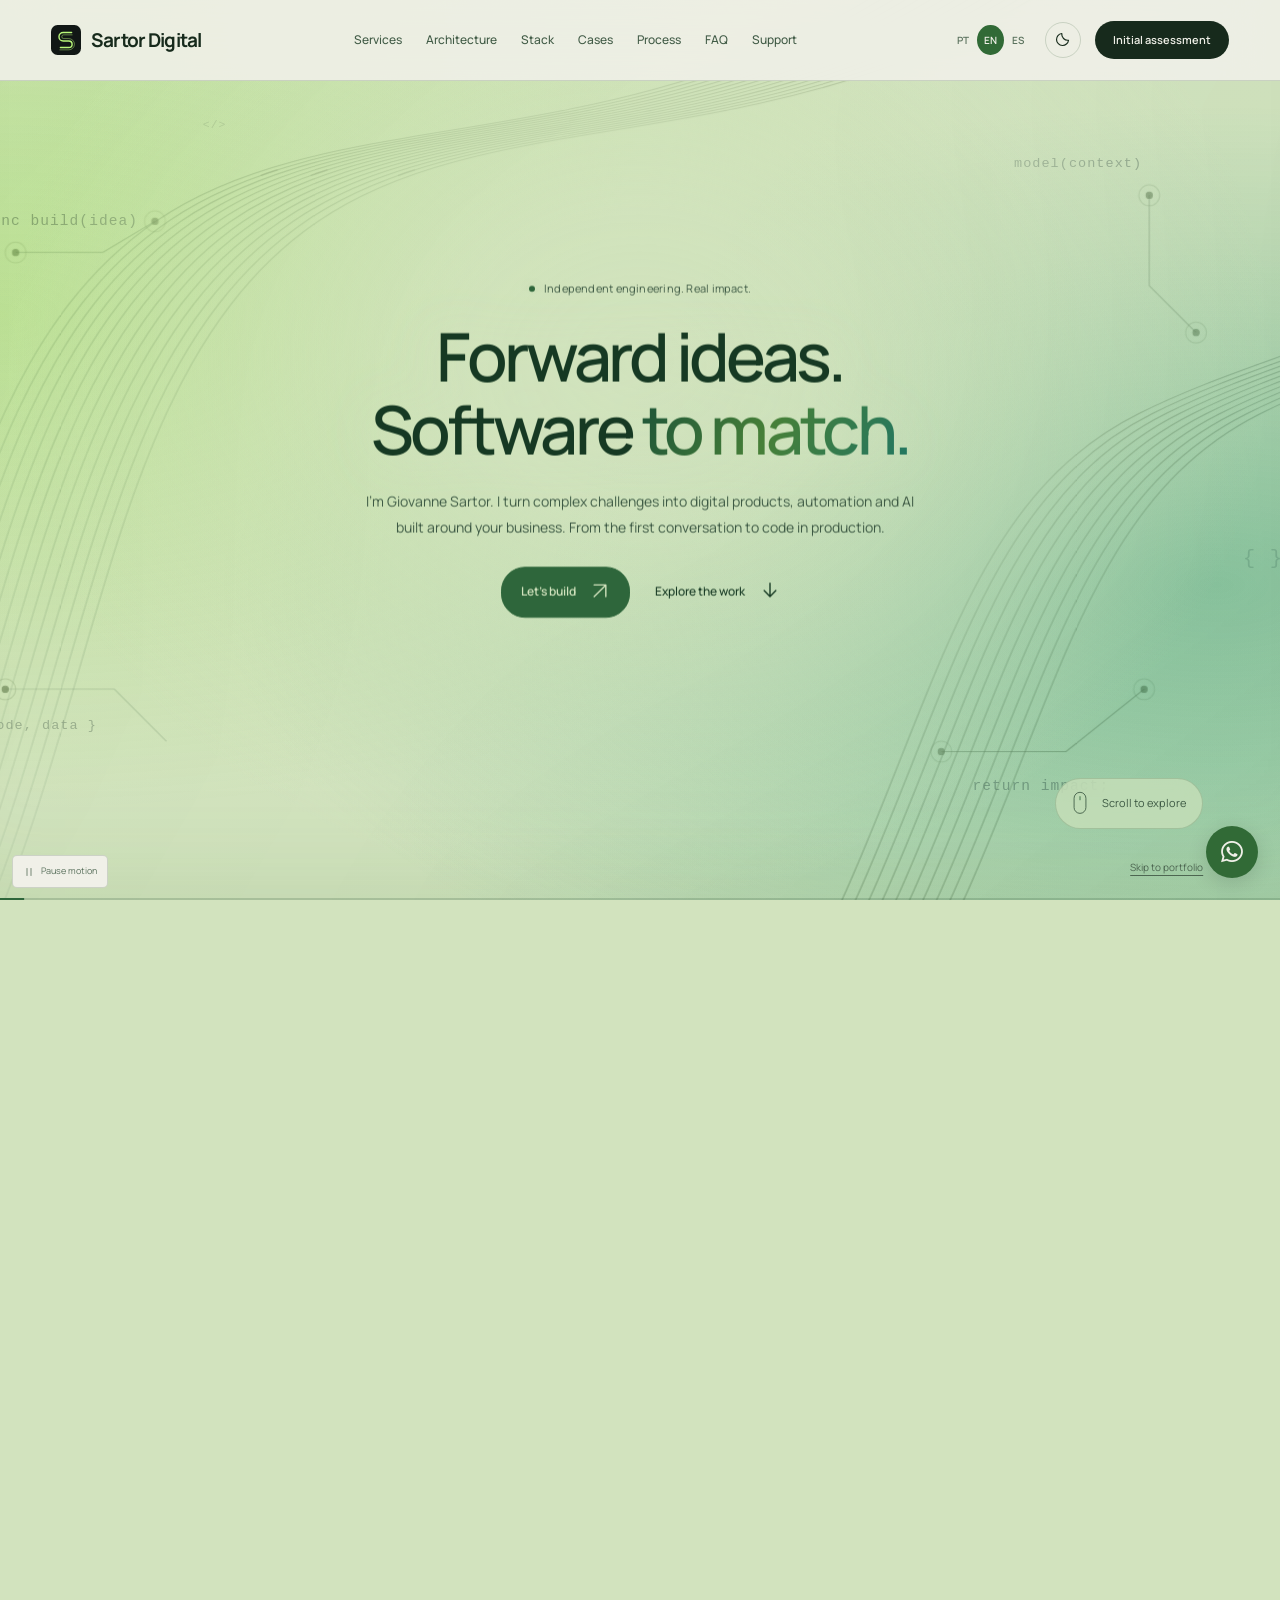
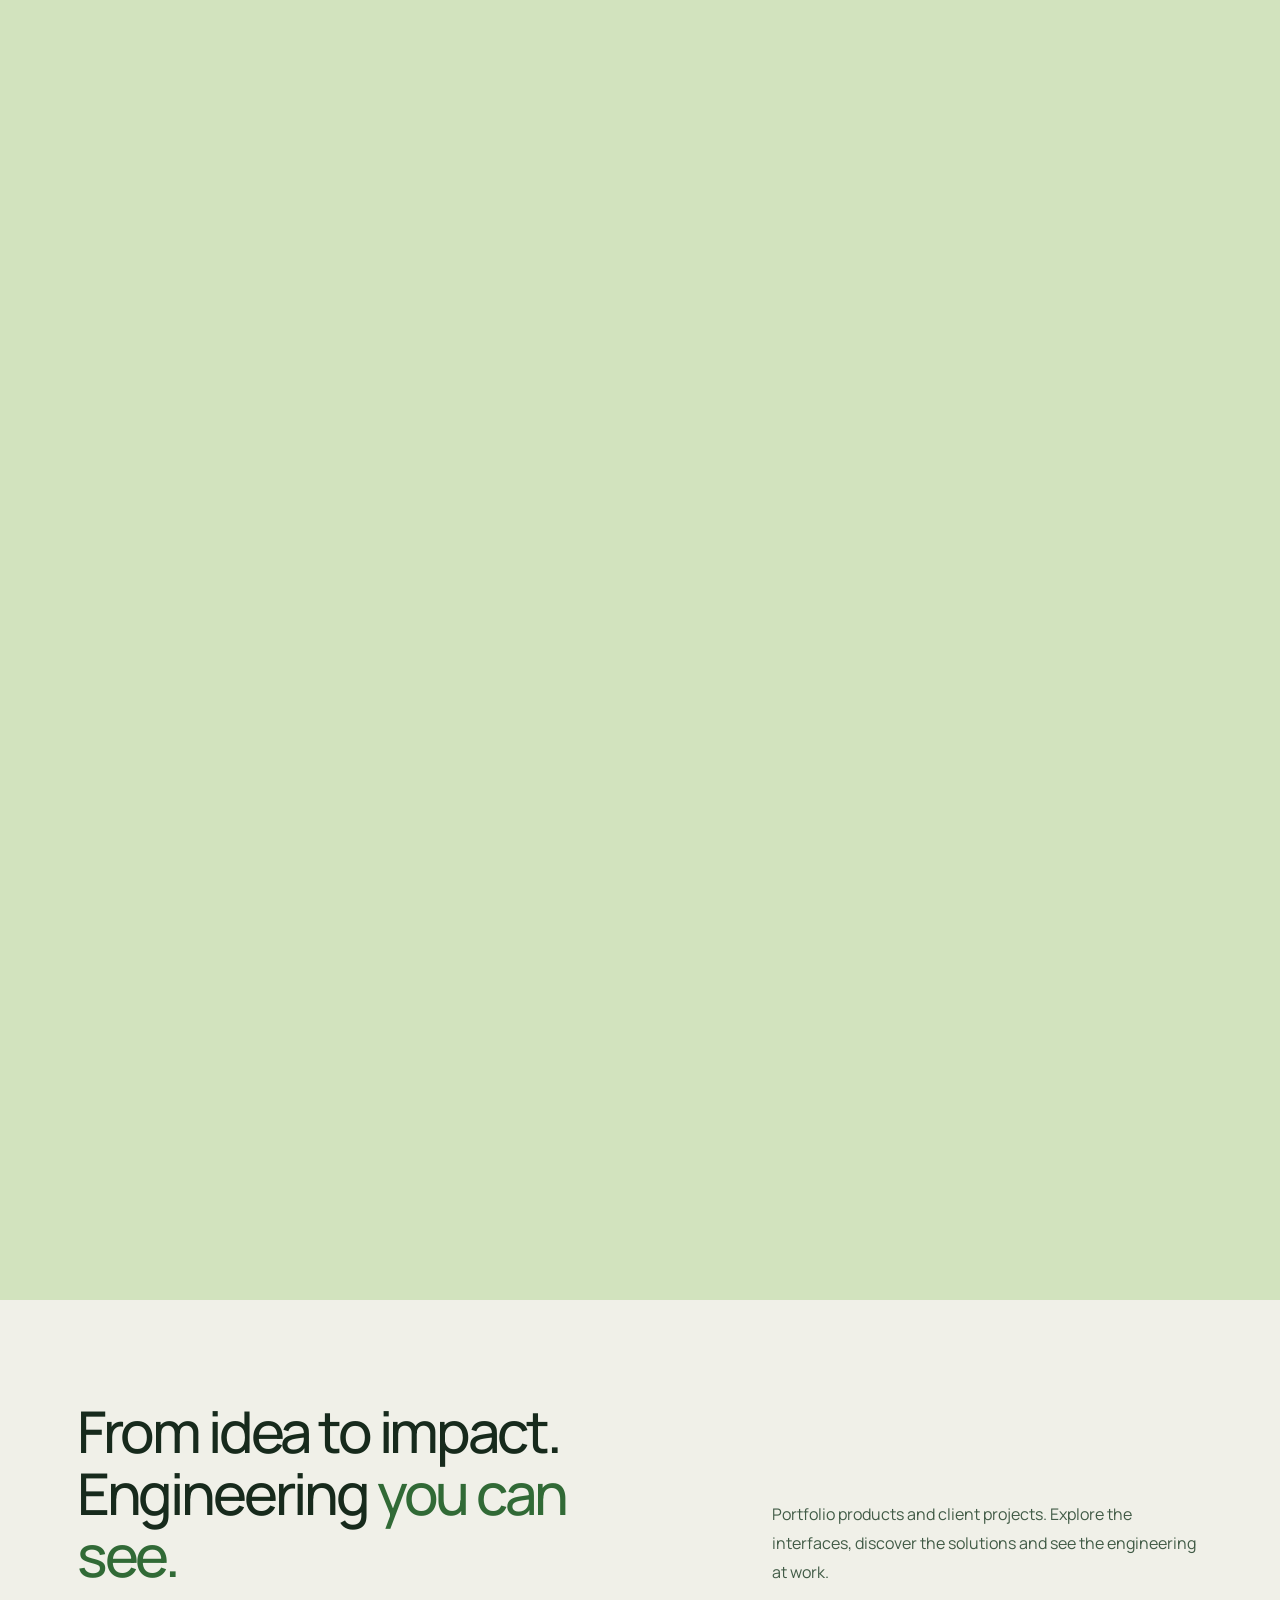
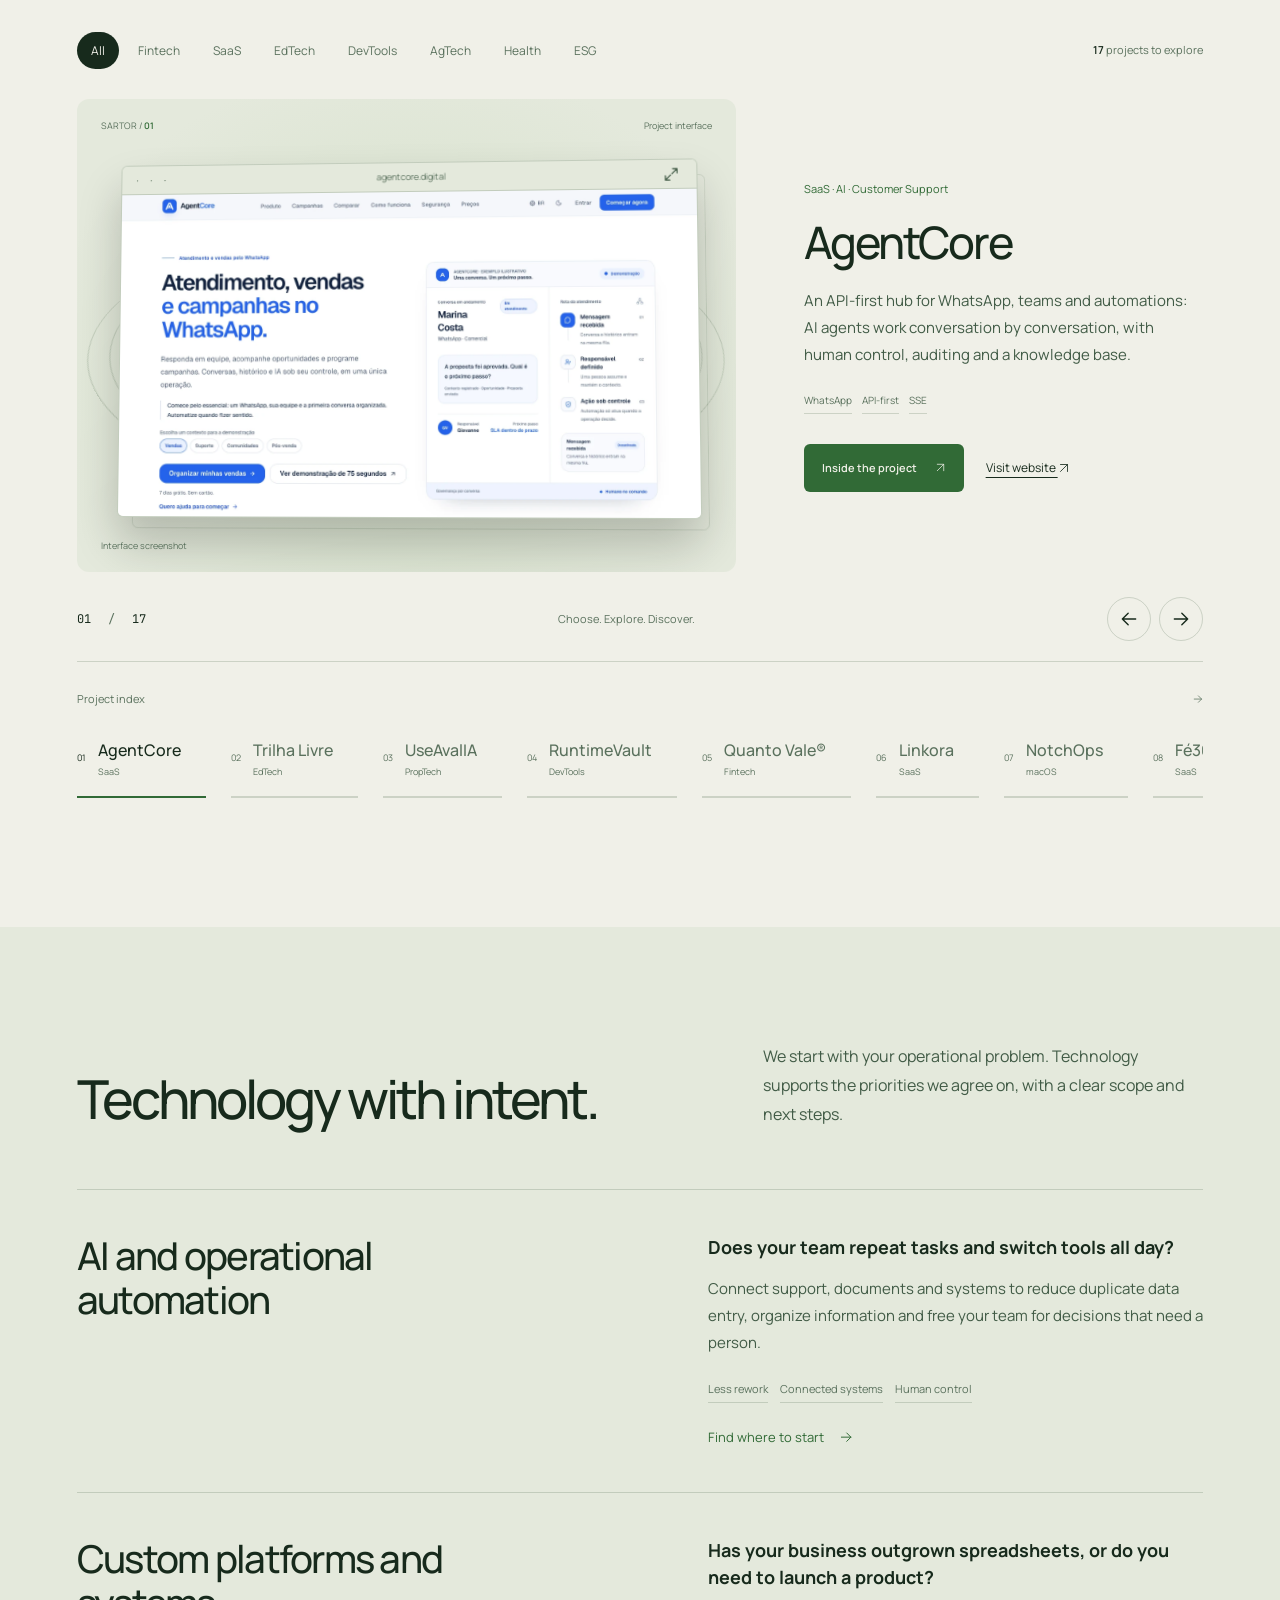
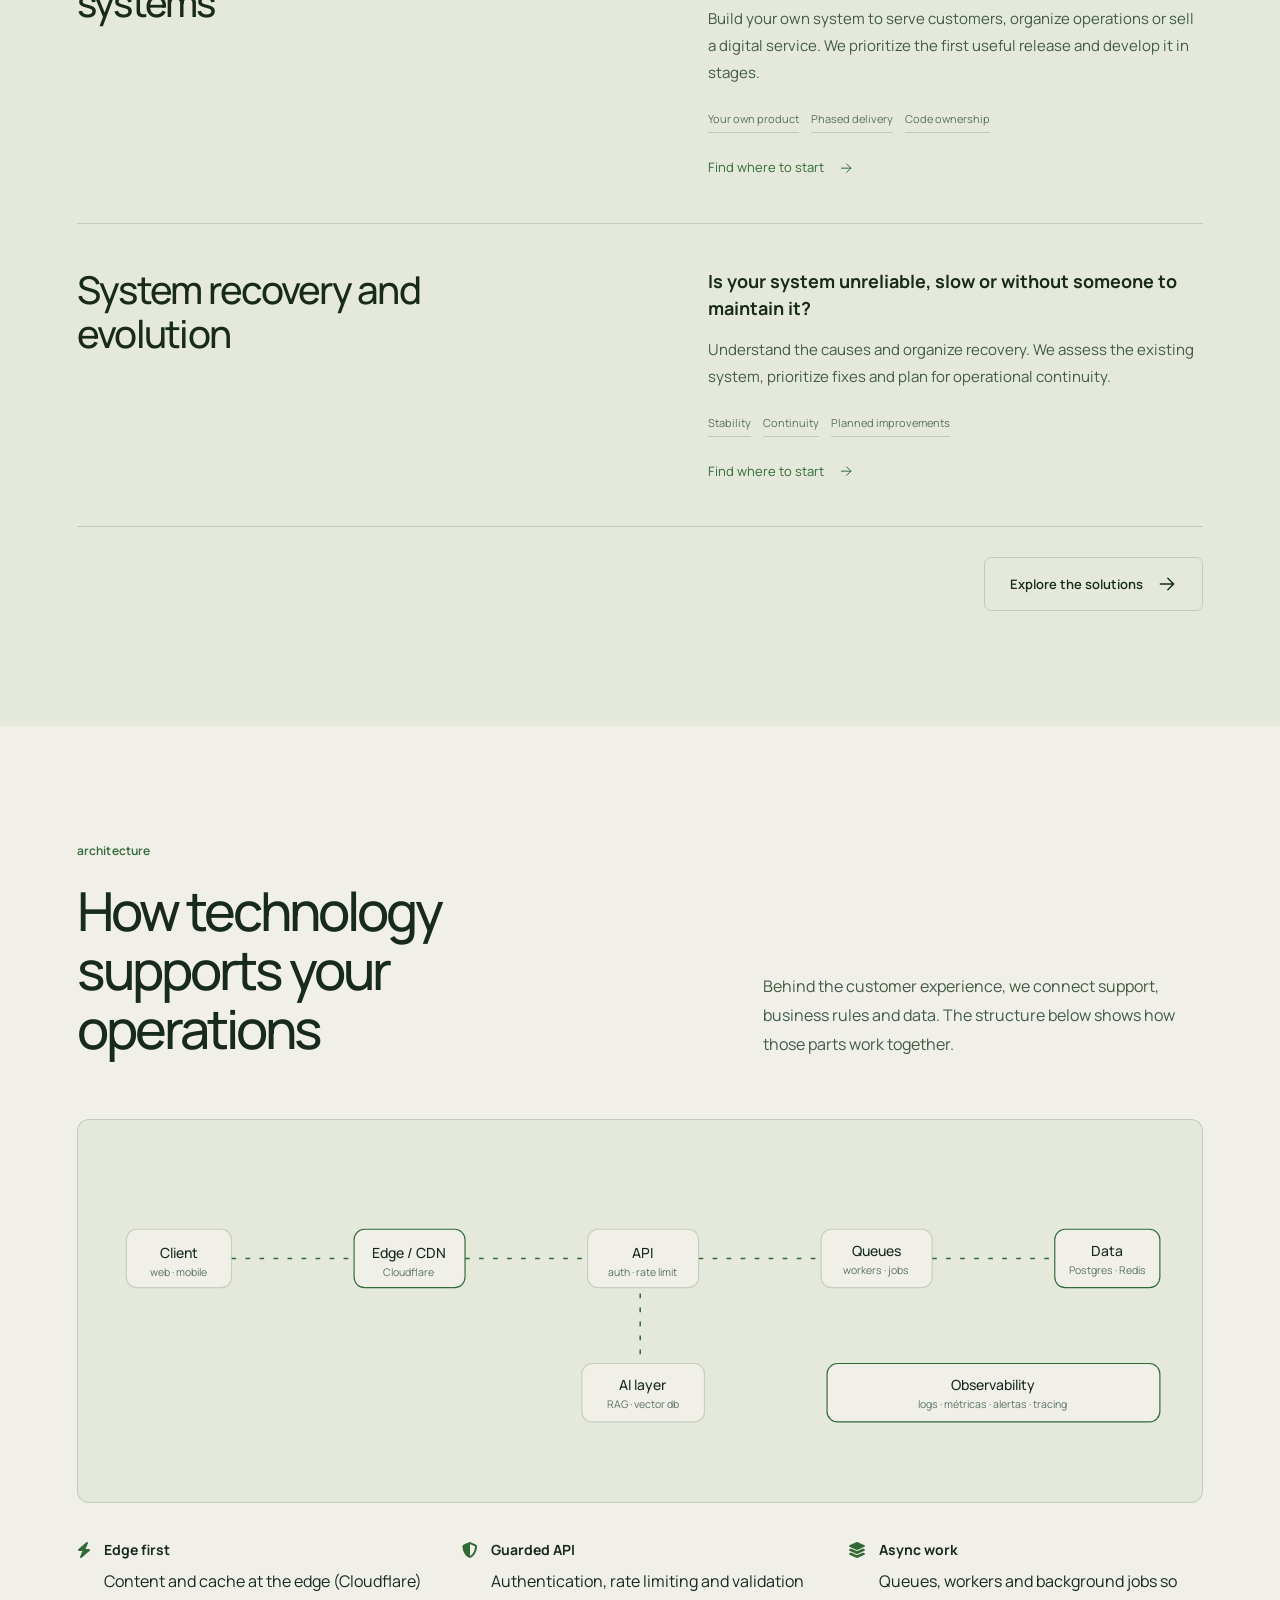
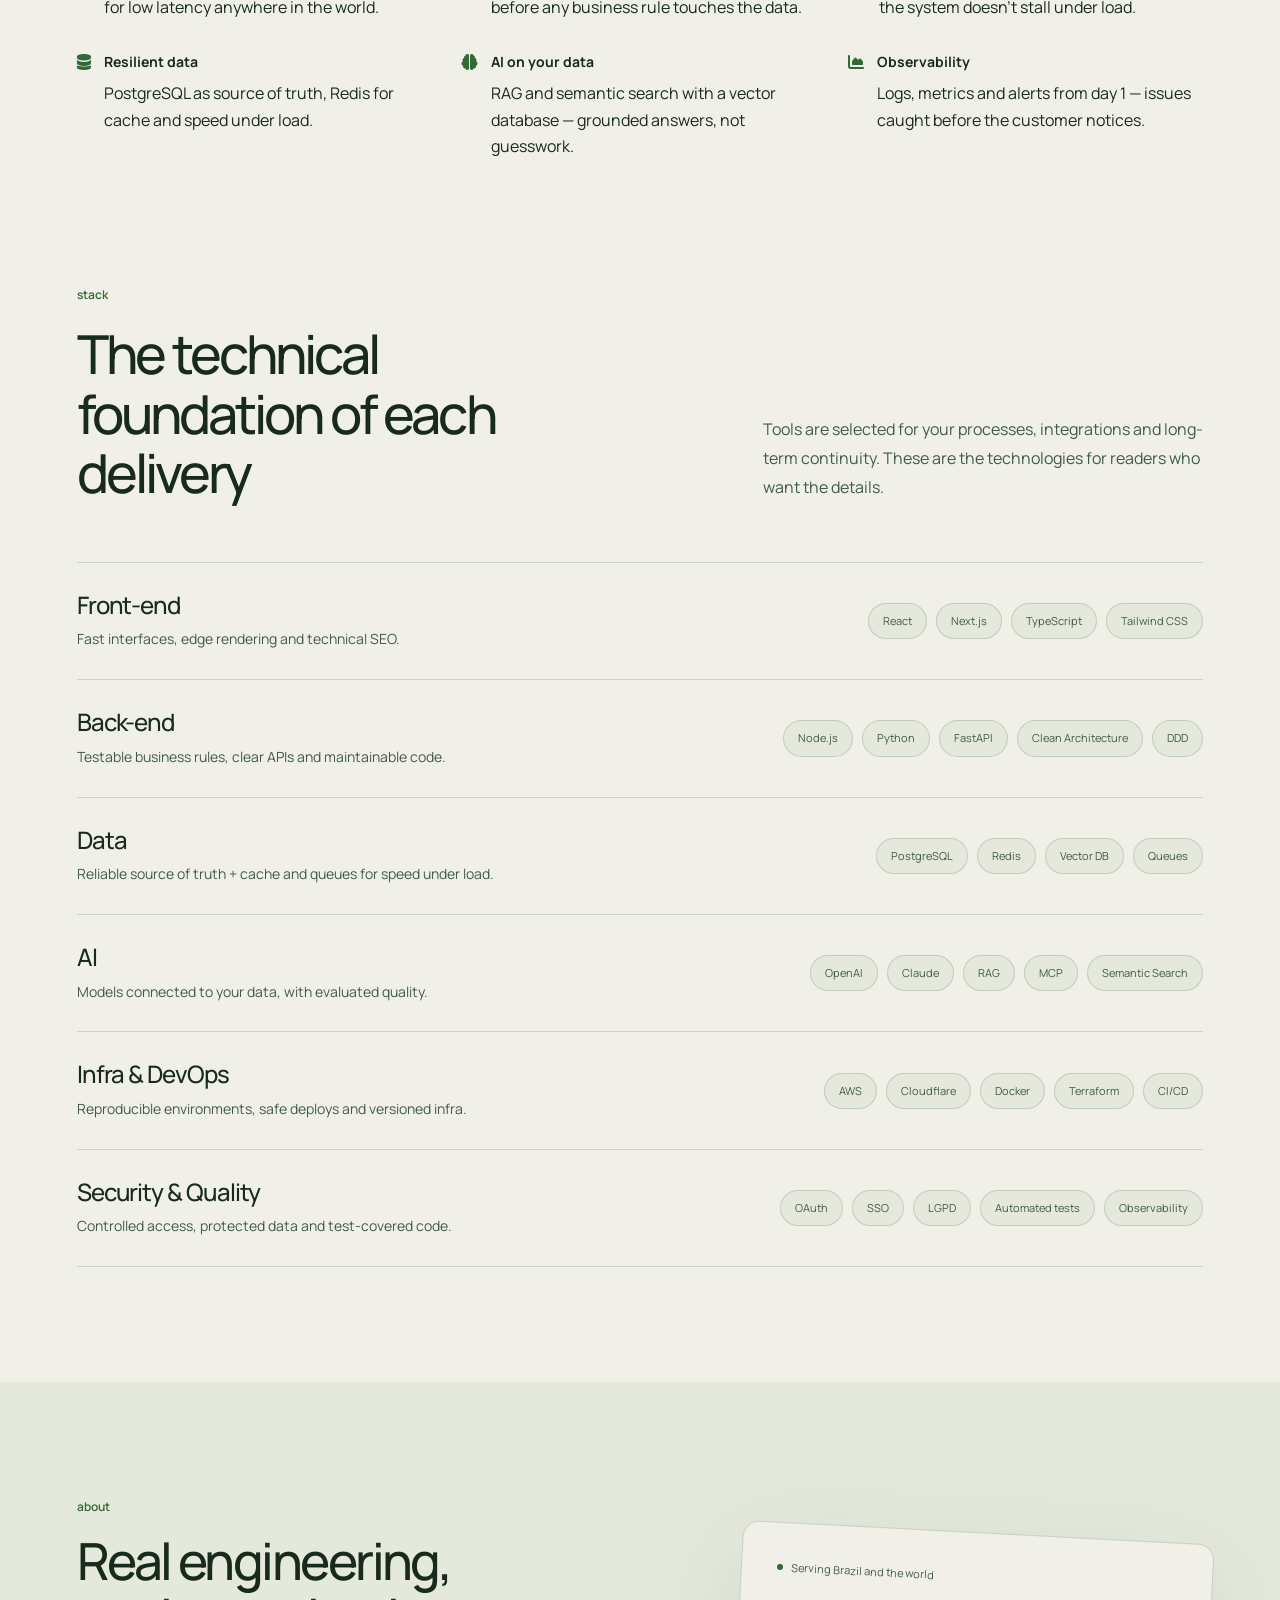
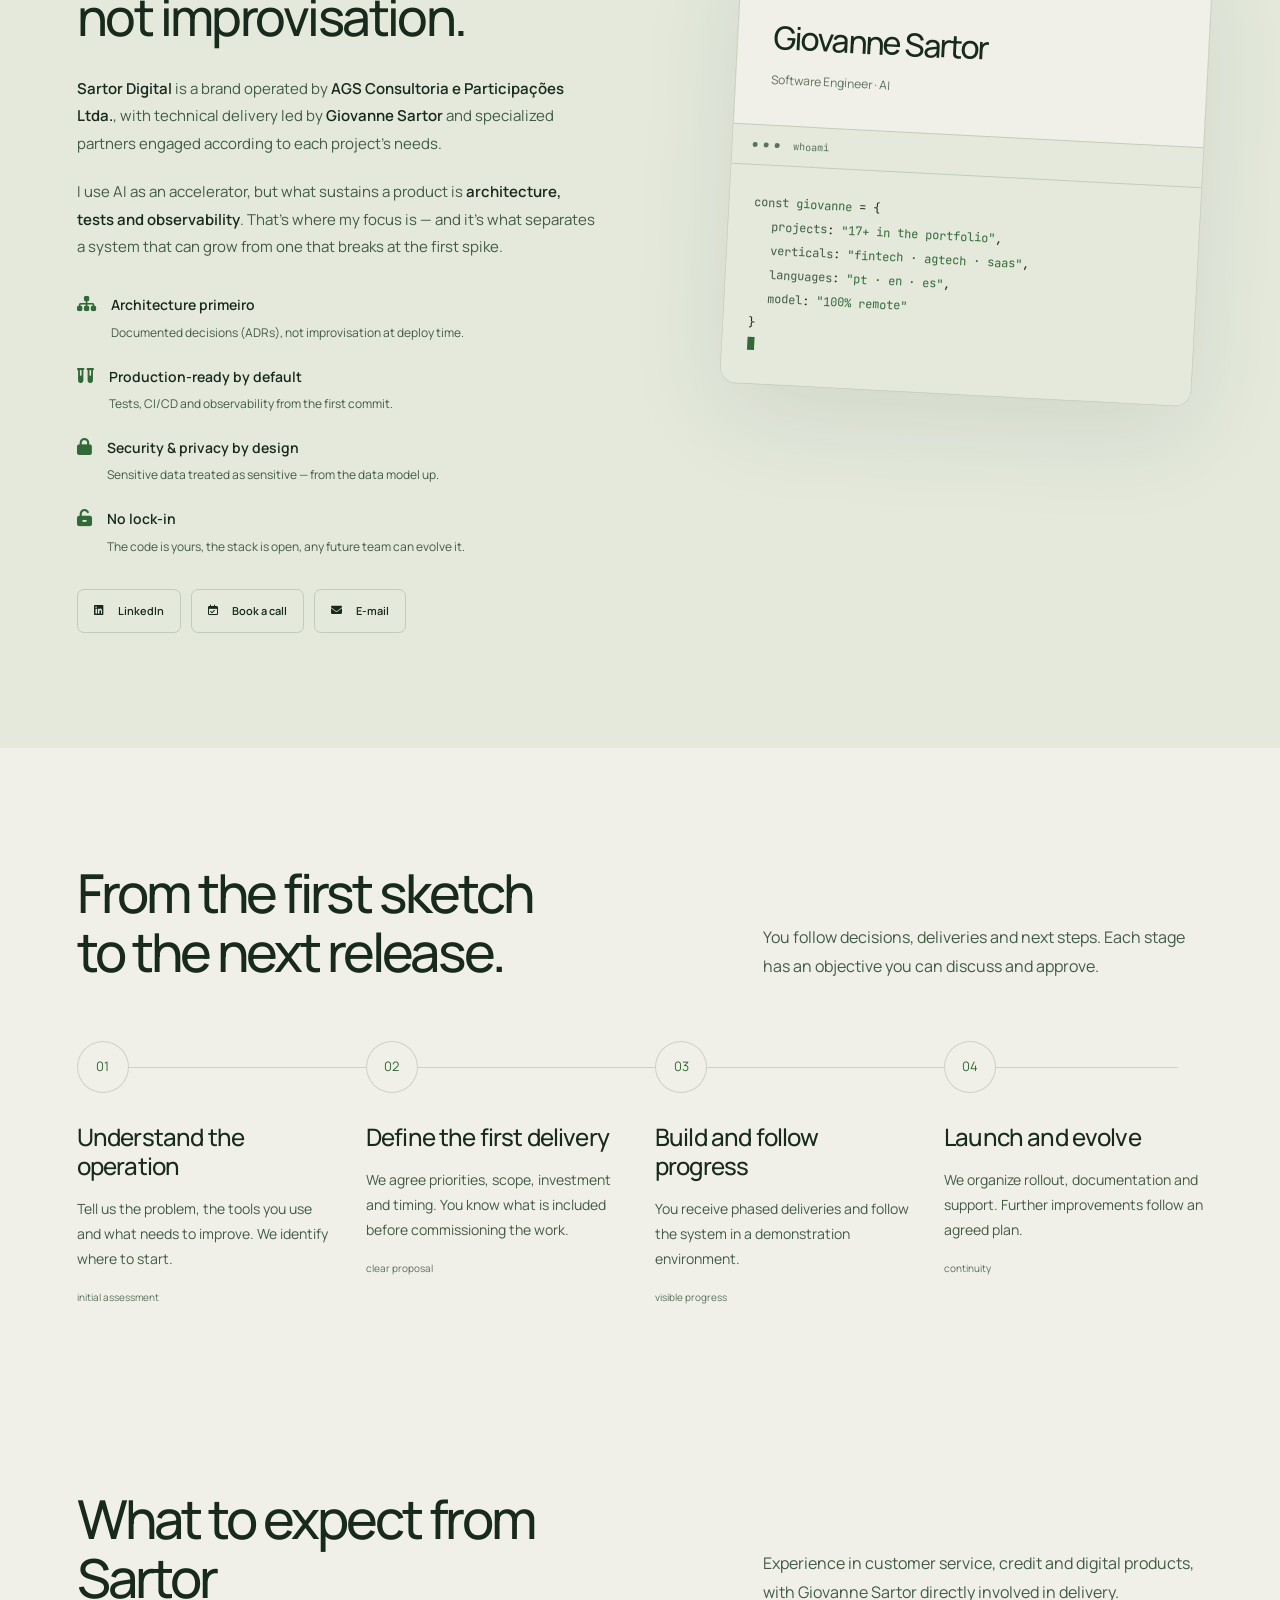
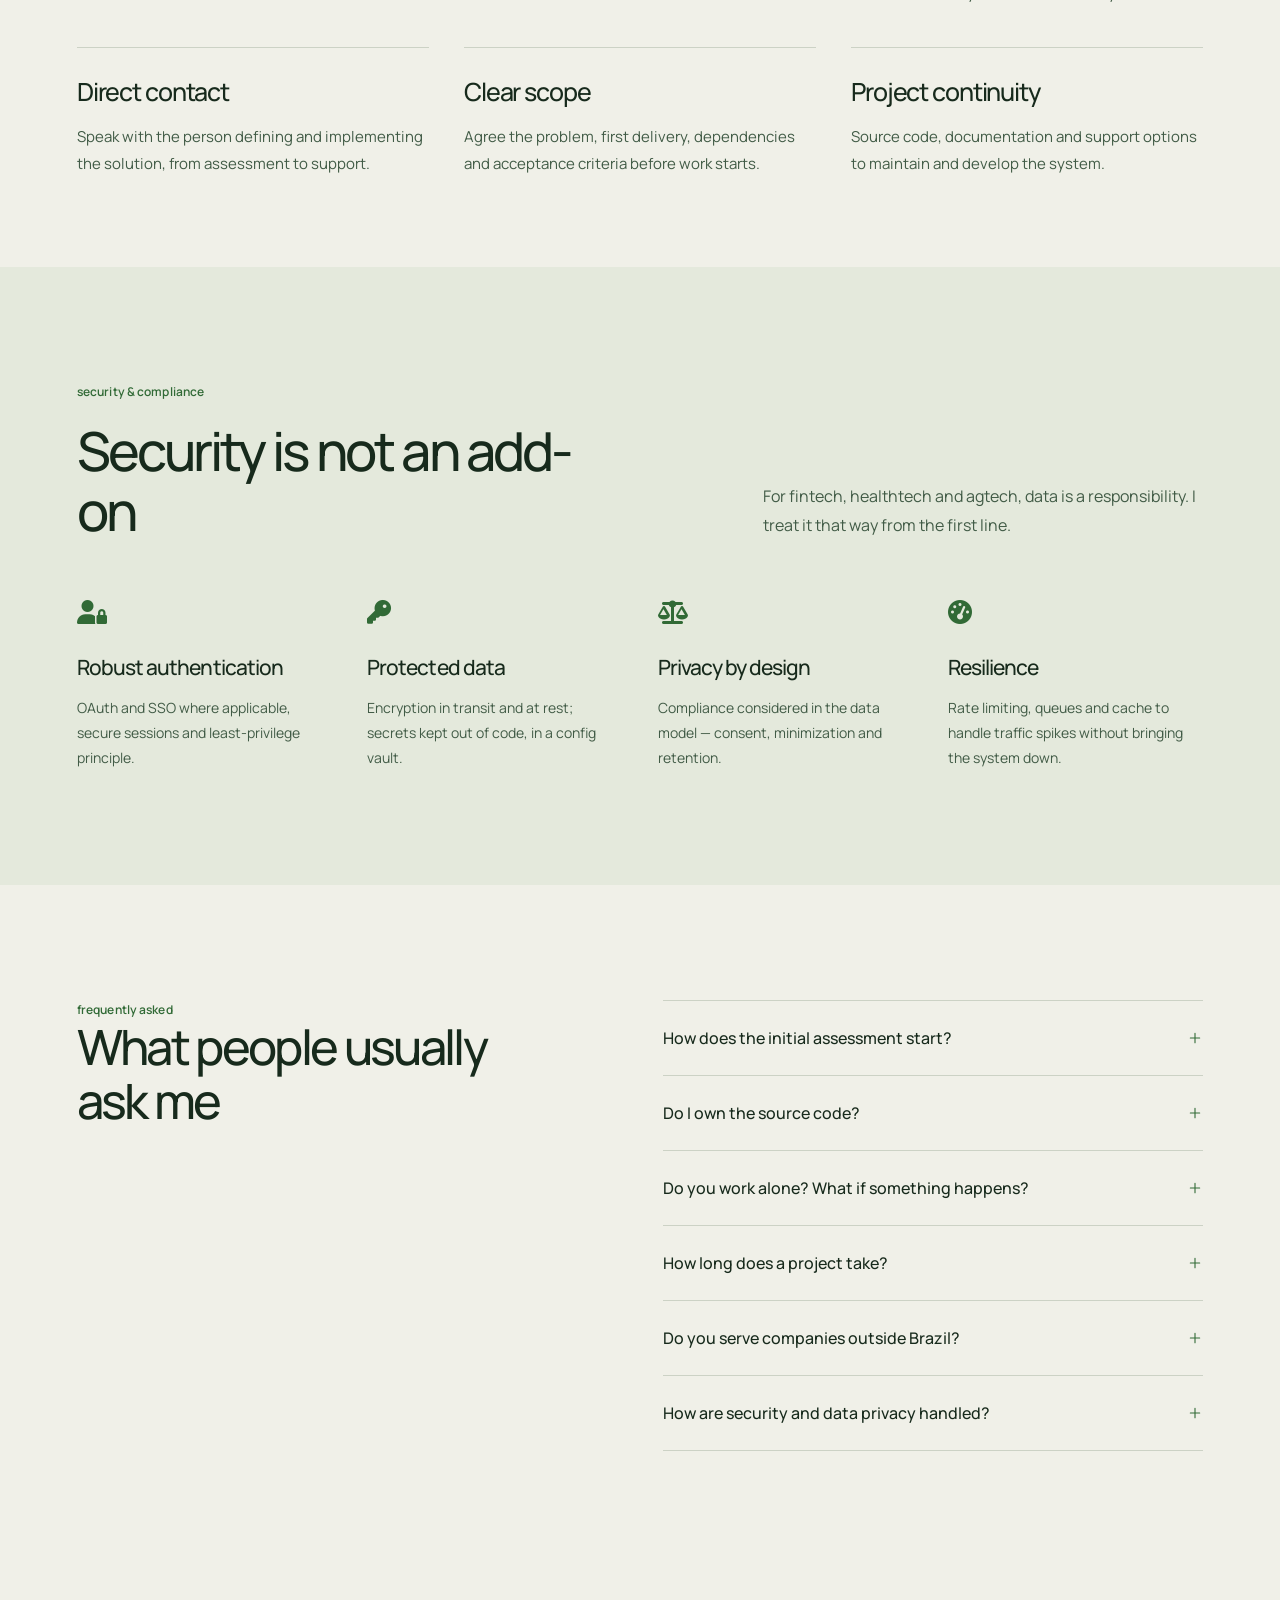
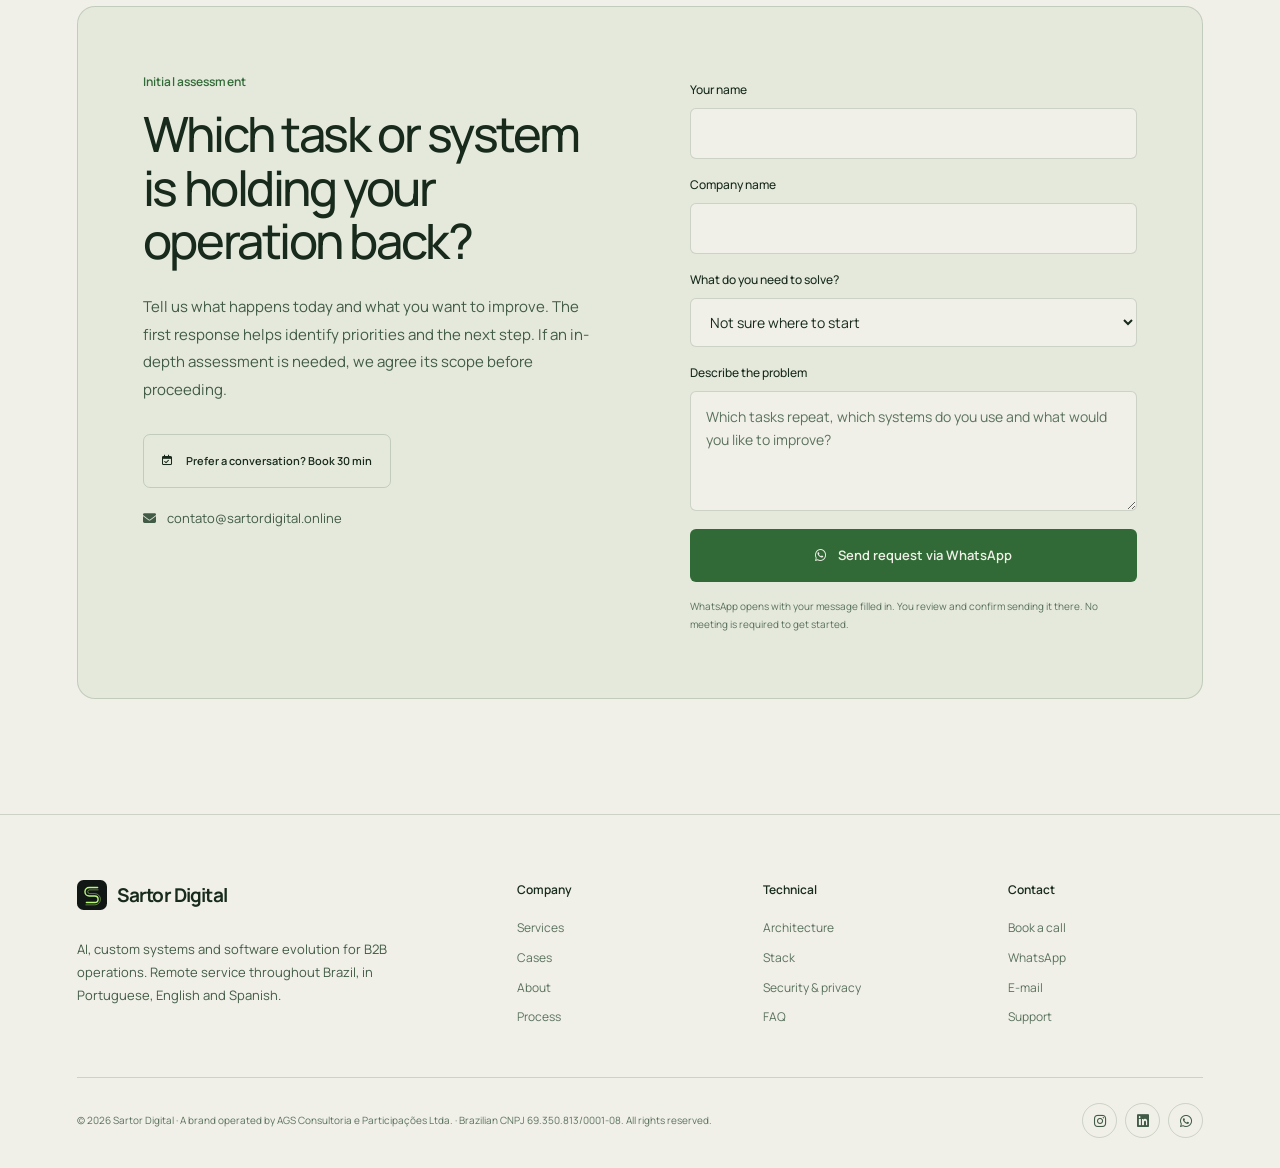
<file: en/index.html>
<!DOCTYPE html>

<html data-theme="light" lang="en">
<head>
<meta charset="utf-8"/>
<script>(function(){var t=localStorage.getItem('sd-theme')||(window.matchMedia('(prefers-color-scheme: light)').matches?'light':'dark');document.documentElement.setAttribute('data-theme',t);})();</script>
<meta content="width=device-width, initial-scale=1.0" name="viewport"/>
<title>Software and AI to simplify your operations — Sartor Digital</title>
<meta content="Automate tasks, connect systems and launch your product. AI, custom platforms and system recovery. Remote service throughout Brazil." name="description"/>
<meta content="#F7F8FA" name="theme-color"/>
<meta content="AGS Consultoria e Participações Ltda." name="author"/>
<link href="https://sartordigital.online/en/" rel="canonical"/>
<link href="https://sartordigital.online/" hreflang="pt-br" rel="alternate"/>
<link href="https://sartordigital.online/en/" hreflang="en-us" rel="alternate"/>
<link href="https://sartordigital.online/es/" hreflang="es-es" rel="alternate"/>
<link href="https://sartordigital.online/" hreflang="x-default" rel="alternate"/>
<meta content="Sartor Digital — Software and AI to simplify your operations" property="og:title"/>
<meta content="Automate tasks, connect systems and launch your product. AI, custom platforms and system recovery. Remote service throughout Brazil." property="og:description"/>
<meta content="website" property="og:type"/>
<meta content="https://sartordigital.online/en/" property="og:url"/>
<meta content="https://sartordigital.online/en/og-image.png" property="og:image"/>
<meta content="1200" property="og:image:width"/>
<meta content="630" property="og:image:height"/>
<meta content="en_US" property="og:locale"/>
<meta content="summary_large_image" name="twitter:card"/>
<meta content="Sartor Digital — Software and AI to simplify your operations" name="twitter:title"/>
<meta content="Automate tasks, connect systems and launch your product. AI, custom platforms and system recovery. Remote service throughout Brazil." name="twitter:description"/>
<meta content="https://sartordigital.online/en/og-image.png" name="twitter:image"/>
<link href="../assets/signature-mark.svg" rel="icon" type="image/svg+xml"/>
<link href="https://fonts.googleapis.com" rel="preconnect"/>
<link crossorigin="" href="https://fonts.gstatic.com" rel="preconnect"/>
<link href="https://fonts.googleapis.com/css2?family=Space+Grotesk:wght@400;500;600;700&amp;family=Inter:wght@300;400;500;600;700&amp;family=JetBrains+Mono:wght@400;500&amp;display=swap" rel="stylesheet"/>
<link href="https://cdnjs.cloudflare.com/ajax/libs/font-awesome/6.4.0/css/all.min.css" rel="stylesheet"/>
<script type="application/ld+json">
{
  "@context": "https://schema.org",
  "@graph": [
    {
      "@type": "Organization",
      "@id": "https://sartordigital.online/#org",
      "name": "Sartor Digital",
      "legalName": "AGS Consultoria e Participações Ltda.",
      "taxID": "69.350.813/0001-08",
      "url": "https://sartordigital.online",
      "logo": "https://sartordigital.online/og-image.png",
      "image": "https://sartordigital.online/og-image.png",
      "founder": {
        "@type": "Person",
        "name": "Giovanne Sartor"
      },
      "description": "Automate tasks, connect systems and launch your product. AI, custom platforms and system recovery. Remote service throughout Brazil.",
      "sameAs": [
        "https://www.linkedin.com/in/giovannesartor/",
        "https://www.instagram.com/sartordigital"
      ]
    },
    {
      "@type": "ProfessionalService",
      "@id": "https://sartordigital.online/#service",
      "name": "Sartor Digital",
      "serviceType": [
        "AI and operational automation",
        "Custom platforms and systems",
        "System recovery and evolution"
      ],
      "provider": {
        "@id": "https://sartordigital.online/#org"
      },
      "areaServed": "Worldwide",
      "availableLanguage": [
        "en",
        "pt-BR",
        "es"
      ],
      "priceRange": "$$$",
      "url": "https://sartordigital.online"
    },
    {
      "@type": "Person",
      "@id": "https://sartordigital.online/#person",
      "name": "Giovanne Sartor",
      "jobTitle": "Software Engineer · AI Specialist",
      "worksFor": {
        "@id": "https://sartordigital.online/#org"
      },
      "url": "https://sartordigital.online",
      "knowsAbout": [
        "Architecture de Software",
        "Cloud",
        "DevOps",
        "CI/CD",
        "LLMs",
        "RAG",
        "Vector Database",
        "PostgreSQL",
        "Redis",
        "AWS",
        "Cloudflare",
        "Docker",
        "Segurança",
        "LGPD"
      ],
      "sameAs": [
        "https://www.linkedin.com/in/giovannesartor/"
      ]
    },
    {
      "@type": "FAQPage",
      "mainEntity": [
        {
          "@type": "Question",
          "name": "How does the initial assessment start?",
          "acceptedAnswer": {
            "@type": "Answer",
            "text": "Send a message about your operation and the problem you want to solve. The first response identifies priorities and next steps. If we need an in-depth review of systems or data, we agree its scope before starting."
          }
        },
        {
          "@type": "Question",
          "name": "Do I own the source code?",
          "acceptedAnswer": {
            "@type": "Answer",
            "text": "You receive the code developed for your project and the documentation agreed in the contract. Third-party services and components retain their own licenses and terms."
          }
        },
        {
          "@type": "Question",
          "name": "Do you work alone? What if something happens?",
          "acceptedAnswer": {
            "@type": "Answer",
            "text": "Delivery is led by me, with a network of partners for demand peaks. What reduces risk isn't team size but engineering: documented code, automated tests, infrastructure as code and a full handover. Nothing stays locked in one person's head."
          }
        },
        {
          "@type": "Question",
          "name": "How long does a project take?",
          "acceptedAnswer": {
            "@type": "Answer",
            "text": "Timing depends on scope, integrations and required access. Before work begins, we agree on a phased schedule with deliverables you can follow and review."
          }
        },
        {
          "@type": "Question",
          "name": "Do you serve companies outside Brazil?",
          "acceptedAnswer": {
            "@type": "Answer",
            "text": "Yes. We work remotely across Brazil and internationally, with delivery demonstrations and online meetings in Portuguese, English or Spanish."
          }
        },
        {
          "@type": "Question",
          "name": "How are security and data privacy handled?",
          "acceptedAnswer": {
            "@type": "Answer",
            "text": "Security by default: robust authentication (OAuth/SSO where applicable), encrypted sensitive data, least-privilege principle and privacy compliance considered from the data model."
          }
        }
      ]
    }
  ]
}
  </script>
<link href="../assets/icons.css?v=20261116" rel="stylesheet"/><link href="../assets/experience.css?v=20261116-6" rel="stylesheet"/><link href="../assets/immersive.css?v=20261116-9" rel="stylesheet"/></head>
<body class="experience-home"><a class="skip-link" href="#main">Skip to content</a>
<div class="bg-grid"></div>
<div class="bg-halo"></div>
<div class="scroll-bar"><div class="scroll-fill" id="scrollFill"></div></div>
<nav class="nav" id="nav">
<div class="nav-inner">
<a class="nav-logo" href="#home">
<img alt="" class="logo-mark" height="34" src="../assets/signature-mark.svg" width="34"/>
      Sartor Digital
    </a>
<div class="nav-links">
<a href="#servicos">Services</a>
<a href="#arquitetura">Architecture</a>
<a href="#stack">Stack</a>
<a href="#cases">Cases</a>
<a href="#processo">Process</a>
<a href="#faq">FAQ</a>
<a href="support.html">Support</a>
</div>
<div class="nav-actions">
<div class="lang-pill"><a class="lang-btn" href="/">PT</a><a class="lang-btn active" href="/en/">EN</a><a class="lang-btn" href="/es/">ES</a></div>
<button aria-label="Toggle theme" class="theme-toggle" id="themeToggle" title="Toggle theme"><i aria-hidden="true" class="fas fa-moon" id="themeIcon"></i><svg aria-hidden="true" class="sd-icon sd-theme-sun" data-icon="sun" fill="none" focusable="false" height="24" stroke="currentColor" stroke-linecap="round" stroke-linejoin="round" stroke-width="1.65" viewbox="0 0 24 24" width="24" xmlns="http://www.w3.org/2000/svg"><circle cx="12" cy="12" r="4"></circle><path d="M12 2v2M12 20v2M2 12h2M20 12h2M4.93 4.93l1.42 1.42M17.65 17.65l1.42 1.42M4.93 19.07l1.42-1.42M17.65 6.35l1.42-1.42"></path></svg><svg aria-hidden="true" class="sd-icon sd-theme-moon" data-icon="moon" fill="none" focusable="false" height="24" stroke="currentColor" stroke-linecap="round" stroke-linejoin="round" stroke-width="1.65" viewbox="0 0 24 24" width="24" xmlns="http://www.w3.org/2000/svg"><path d="M20.5 13A8.5 8.5 0 0 1 11 3.5 8.5 8.5 0 1 0 20.5 13Z"></path></svg></button>
<a class="nav-cta" href="#contato">Initial assessment</a>
</div>
<button aria-label="Menu" class="mob-toggle" id="mobToggle"><svg aria-hidden="true" class="sd-icon" data-icon="menu" fill="none" focusable="false" height="24" stroke="currentColor" stroke-linecap="round" stroke-linejoin="round" stroke-width="1.65" viewbox="0 0 24 24" width="24" xmlns="http://www.w3.org/2000/svg"><path d="M4 6h16M4 12h16M4 18h16"></path></svg></button>
</div>
</nav>
<main id="main"><section class="hero immersive-hero immersive-static" id="home"><div class="immersive-pin"><div aria-hidden="true" id="immersive-canvas"></div><div aria-hidden="true" class="immersive-fallback"><img alt="" height="900" loading="lazy" src="../assets/cases/trilhalivre-0be88f0551.webp" width="1440"/><img alt="" height="900" loading="lazy" src="../assets/cases/agentcore-3723d83724.webp" width="1440"/><img alt="" height="900" loading="lazy" src="../assets/cases/useavalia-792bde4913.webp" width="1440"/><img alt="" height="900" loading="lazy" src="../assets/cases/linkora-19eb073b17.webp" width="1440"/><img alt="" height="900" loading="lazy" src="../assets/cases/runtimevault-11726c45de.webp" width="1440"/><img alt="" height="900" loading="lazy" src="../assets/cases/fe360-69ddeb680c.webp" width="1440"/></div><div aria-hidden="true" class="immersive-opening"><svg class="signal-art signal-art-desktop" aria-hidden="true" focusable="false" preserveAspectRatio="xMidYMid slice" xmlns="http://www.w3.org/2000/svg" width="1440" height="900" viewBox="0 0 1440 900" fill="none">
<defs><linearGradient id="signal-desktop" x1="0" y1="900" x2="1440" y2="0" gradientUnits="userSpaceOnUse"><stop stop-color="#50ad88" stop-opacity=".04"/><stop offset=".4" stop-color="#8fdb78" stop-opacity=".45"/><stop offset=".75" stop-color="#d3f99c" stop-opacity=".55"/><stop offset="1" stop-color="#61c9a0" stop-opacity=".06"/></linearGradient></defs>
<g class="signal-lines" stroke="url(#signal-desktop)" stroke-width="1"><path d="M -80 960 C 50 690 50 370 255 230 S 800 205 1110 -120"/><path d="M -68 960 C 62 690 62 370 267 230 S 812 205 1122 -120"/><path d="M -56 960 C 74 690 74 370 279 230 S 824 205 1134 -120"/><path d="M -44 960 C 86 690 86 370 291 230 S 836 205 1146 -120"/><path d="M -32 960 C 98 690 98 370 303 230 S 848 205 1158 -120"/><path d="M -20 960 C 110 690 110 370 315 230 S 860 205 1170 -120"/><path d="M -8 960 C 122 690 122 370 327 230 S 872 205 1182 -120"/><path d="M 4 960 C 134 690 134 370 339 230 S 884 205 1194 -120"/><path d="M 16 960 C 146 690 146 370 351 230 S 896 205 1206 -120"/><path d="M 28 960 C 158 690 158 370 363 230 S 908 205 1218 -120"/><path d="M 40 960 C 170 690 170 370 375 230 S 920 205 1230 -120"/><path d="M 52 960 C 182 690 182 370 387 230 S 932 205 1242 -120"/><path d="M 64 960 C 194 690 194 370 399 230 S 944 205 1254 -120"/><path d="M 76 960 C 206 690 206 370 411 230 S 956 205 1266 -120"/><path d="M 850 1010 C 1000 750 1010 510 1200 415 S 1590 340 1580 20"/><path d="M 863 1010 C 1013 750 1023 510 1213 415 S 1603 340 1593 20"/><path d="M 876 1010 C 1026 750 1036 510 1226 415 S 1616 340 1606 20"/><path d="M 889 1010 C 1039 750 1049 510 1239 415 S 1629 340 1619 20"/><path d="M 902 1010 C 1052 750 1062 510 1252 415 S 1642 340 1632 20"/><path d="M 915 1010 C 1065 750 1075 510 1265 415 S 1655 340 1645 20"/><path d="M 928 1010 C 1078 750 1088 510 1278 415 S 1668 340 1658 20"/><path d="M 941 1010 C 1091 750 1101 510 1291 415 S 1681 340 1671 20"/><path d="M 954 1010 C 1104 750 1114 510 1304 415 S 1694 340 1684 20"/><path d="M 967 1010 C 1117 750 1127 510 1317 415 S 1707 340 1697 20"/><path d="M120 260L204 260L254 230"/><path d="M1210 205L1210 292L1255 337"/><path d="M110 680L215 680L265 730"/><path d="M1010 740L1130 740L1205 680"/></g>
<g class="signal-nodes" fill="#bcf48d" stroke="#bcf48d" opacity=".65"><circle cx="120" cy="260" r="3"/><circle cx="120" cy="260" r="10" fill="none" opacity=".35"/><circle cx="254" cy="230" r="3"/><circle cx="254" cy="230" r="10" fill="none" opacity=".35"/><circle cx="1210" cy="205" r="3"/><circle cx="1210" cy="205" r="10" fill="none" opacity=".35"/><circle cx="1255" cy="337" r="3"/><circle cx="1255" cy="337" r="10" fill="none" opacity=".35"/><circle cx="110" cy="680" r="3"/><circle cx="110" cy="680" r="10" fill="none" opacity=".35"/><circle cx="1010" cy="740" r="3"/><circle cx="1010" cy="740" r="10" fill="none" opacity=".35"/><circle cx="1205" cy="680" r="3"/><circle cx="1205" cy="680" r="10" fill="none" opacity=".35"/></g>
<g class="signal-code" fill="#b3dfbd" font-family="ui-monospace,monospace" letter-spacing="1"><text x="78" y="234" font-size="14" opacity="0.65">async build(idea)</text><text x="1080" y="178" font-size="13" opacity="0.58">model(context)</text><text x="75" y="718" font-size="13" opacity="0.48">{ code, data }</text><text x="1040" y="777" font-size="14" opacity="0.6">return impact;</text><text x="300" y="140" font-size="11" opacity="0.3">&lt;/&gt;</text><text x="1300" y="560" font-size="20" opacity="0.3">{ }</text></g>
<g class="signal-traces" fill="none" stroke="#c9f6a0" stroke-width="1.5"><path d="M -68 960 C 62 690 62 370 267 230 S 812 205 1122 -120" style="--trace-order:0"/><path d="M -20 960 C 110 690 110 370 315 230 S 860 205 1170 -120" style="--trace-order:1"/><path d="M 64 960 C 194 690 194 370 399 230 S 944 205 1254 -120" style="--trace-order:2"/><path d="M 889 1010 C 1039 750 1049 510 1239 415 S 1629 340 1619 20" style="--trace-order:3"/></g></svg><svg class="signal-art signal-art-mobile" aria-hidden="true" focusable="false" preserveAspectRatio="xMidYMid slice" xmlns="http://www.w3.org/2000/svg" width="480" height="900" viewBox="0 0 480 900" fill="none">
<defs><linearGradient id="signal-mobile" x1="0" y1="900" x2="480" y2="0" gradientUnits="userSpaceOnUse"><stop stop-color="#50ad88" stop-opacity=".04"/><stop offset=".4" stop-color="#8fdb78" stop-opacity=".45"/><stop offset=".75" stop-color="#d3f99c" stop-opacity=".55"/><stop offset="1" stop-color="#61c9a0" stop-opacity=".06"/></linearGradient></defs>
<g class="signal-lines" stroke="url(#signal-mobile)" stroke-width="1"><path d="M -140 360 C -35 200 150 220 260 -30"/><path d="M 120 990 C 230 730 400 800 540 590"/><path d="M -129 360 C -24 200 161 220 271 -30"/><path d="M 131 990 C 241 730 411 800 551 590"/><path d="M -118 360 C -13 200 172 220 282 -30"/><path d="M 142 990 C 252 730 422 800 562 590"/><path d="M -107 360 C -2 200 183 220 293 -30"/><path d="M 153 990 C 263 730 433 800 573 590"/><path d="M -96 360 C 9 200 194 220 304 -30"/><path d="M 164 990 C 274 730 444 800 584 590"/><path d="M -85 360 C 20 200 205 220 315 -30"/><path d="M 175 990 C 285 730 455 800 595 590"/><path d="M -74 360 C 31 200 216 220 326 -30"/><path d="M 186 990 C 296 730 466 800 606 590"/><path d="M -63 360 C 42 200 227 220 337 -30"/><path d="M 197 990 C 307 730 477 800 617 590"/><path d="M -52 360 C 53 200 238 220 348 -30"/><path d="M 208 990 C 318 730 488 800 628 590"/><path d="M -41 360 C 64 200 249 220 359 -30"/><path d="M 219 990 C 329 730 499 800 639 590"/></g>
<g class="signal-nodes" fill="#bcf48d" stroke="#bcf48d" opacity=".65"><circle cx="84" cy="180" r="3"/><circle cx="84" cy="180" r="10" fill="none" opacity=".35"/><circle cx="385" cy="735" r="3"/><circle cx="385" cy="735" r="10" fill="none" opacity=".35"/></g>
<g class="signal-code" fill="#b3dfbd" font-family="ui-monospace,monospace" letter-spacing="1"><text x="35" y="158" font-size="12" opacity="0.6">async build(idea)</text><text x="254" y="780" font-size="12" opacity="0.55">model(context)</text></g>
<g class="signal-traces" fill="none" stroke="#c9f6a0" stroke-width="1.5"><path d="M 120 990 C 230 730 400 800 540 590" style="--trace-order:0"/><path d="M -118 360 C -13 200 172 220 282 -30" style="--trace-order:1"/><path d="M -85 360 C 20 200 205 220 315 -30" style="--trace-order:2"/><path d="M 208 990 C 318 730 488 800 628 590" style="--trace-order:3"/></g></svg></div><div aria-hidden="true" class="immersive-vignette"></div><div class="immersive-intro"><div class="hero-copy"><div class="eyebrow"><span class="eyebrow-dot"></span>Independent engineering. Real impact.</div><h1>Forward ideas.<br/>Software <em>to match.</em></h1><p class="hero-sub">I’m Giovanne Sartor. I turn complex challenges into digital products, automation and AI built around your business. From the first conversation to code in production.</p><div class="hero-btns"><a class="btn-primary" href="#contato">Let’s build <span><svg aria-hidden="true" class="sd-icon" data-icon="arrow-up-right" fill="none" focusable="false" height="24" stroke="currentColor" stroke-linecap="round" stroke-linejoin="round" stroke-width="1.65" viewbox="0 0 24 24" width="24" xmlns="http://www.w3.org/2000/svg"><path d="M5 19 19 5M5 5h14v14"></path></svg></span></a><a class="hero-work" href="#cases">Explore the work <span><svg aria-hidden="true" class="sd-icon" data-icon="arrow-down" fill="none" focusable="false" height="24" stroke="currentColor" stroke-linecap="round" stroke-linejoin="round" stroke-width="1.65" viewbox="0 0 24 24" width="24" xmlns="http://www.w3.org/2000/svg"><path d="M12 4v16M5 13l7 7 7-7"></path></svg></span></a></div></div></div><div class="immersive-scroll-hint"><svg aria-hidden="true" fill="none" viewbox="0 0 24 38"><rect height="32" rx="9" width="18" x="3" y="2"></rect><path d="M12 8v6"></path></svg><span>Scroll to explore</span></div><a class="immersive-skip" href="#cases">Skip to portfolio</a><div aria-hidden="true" class="immersive-feature"><span class="immersive-feature-kicker"></span><h2 class="immersive-feature-title"></h2><p class="immersive-feature-description"></p><a class="immersive-feature-link" href="https://agentcore.digital/" rel="noopener noreferrer" tabindex="-1" target="_blank">Open project</a></div><div aria-hidden="true" class="immersive-progress"><span></span></div></div><div class="hero-bottom"><span class="hero-studio">Sartor Digital</span><span>Strategy. Design. Engineering.</span><span>Giovanne Sartor — Software &amp; AI</span><a aria-label="Explore the work" href="#cases"><svg aria-hidden="true" class="sd-icon" data-icon="arrow-down" fill="none" focusable="false" height="24" stroke="currentColor" stroke-linecap="round" stroke-linejoin="round" stroke-width="1.65" viewbox="0 0 24 24" width="24" xmlns="http://www.w3.org/2000/svg"><path d="M12 4v16M5 13l7 7 7-7"></path></svg></a></div></section><section class="section project-explorer" data-section="01" id="cases"><div class="wrap"><header class="explorer-heading"><h2>From idea to impact.<br/>Engineering <em>you can see.</em></h2><p>Portfolio products and client projects. Explore the interfaces, discover the solutions and see the engineering at work.</p></header><div class="explorer-toolbar"><div aria-label="Choose a project" class="explorer-filters" role="group"><button aria-pressed="true" class="explorer-filter" data-category="all" type="button">All</button><button aria-pressed="false" class="explorer-filter" data-category="fintech" type="button">Fintech</button><button aria-pressed="false" class="explorer-filter" data-category="saas" type="button">SaaS</button><button aria-pressed="false" class="explorer-filter" data-category="edtech" type="button">EdTech</button><button aria-pressed="false" class="explorer-filter" data-category="devtools" type="button">DevTools</button><button aria-pressed="false" class="explorer-filter" data-category="agtech" type="button">AgTech</button><button aria-pressed="false" class="explorer-filter" data-category="saude" type="button">Health</button><button aria-pressed="false" class="explorer-filter" data-category="esg" type="button">ESG</button></div><span class="explorer-total"><b>17</b> projects to explore</span></div><div class="explorer-deck"><div class="explorer-main"><div class="explorer-stage" id="project-stage"><div aria-hidden="true" class="stage-grid"></div><div aria-hidden="true" class="stage-orbit"></div><div class="stage-label"><span>SARTOR / <b class="stage-id">01</b></span><span>Project interface</span></div><div class="screen-assembly"><div aria-hidden="true" class="screen-shadow"></div><div class="project-screen"><div class="screen-chrome"><span aria-hidden="true" class="screen-dots"><svg aria-hidden="true" class="sd-icon" data-icon="dot" fill="none" focusable="false" height="24" stroke="currentColor" stroke-linecap="round" stroke-linejoin="round" stroke-width="1.65" viewbox="0 0 24 24" width="24" xmlns="http://www.w3.org/2000/svg"><circle cx="12" cy="12" fill="currentColor" r="3" stroke="none"></circle></svg> <svg aria-hidden="true" class="sd-icon" data-icon="dot" fill="none" focusable="false" height="24" stroke="currentColor" stroke-linecap="round" stroke-linejoin="round" stroke-width="1.65" viewbox="0 0 24 24" width="24" xmlns="http://www.w3.org/2000/svg"><circle cx="12" cy="12" fill="currentColor" r="3" stroke="none"></circle></svg> <svg aria-hidden="true" class="sd-icon" data-icon="dot" fill="none" focusable="false" height="24" stroke="currentColor" stroke-linecap="round" stroke-linejoin="round" stroke-width="1.65" viewbox="0 0 24 24" width="24" xmlns="http://www.w3.org/2000/svg"><circle cx="12" cy="12" fill="currentColor" r="3" stroke="none"></circle></svg></span><span class="screen-domain">agentcore.digital</span><button aria-label="Expand interface" class="explorer-zoom" type="button"><svg aria-hidden="true" class="sd-icon" data-icon="expand" fill="none" focusable="false" height="24" stroke="currentColor" stroke-linecap="round" stroke-linejoin="round" stroke-width="1.65" viewbox="0 0 24 24" width="24" xmlns="http://www.w3.org/2000/svg"><path d="M14 4h6v6M20 4l-7 7M10 20H4v-6M4 20l7-7"></path></svg></button></div><img alt="Interface screenshot: AgentCore" class="project-image" height="900" src="../assets/cases/agentcore-3723d83724.webp" width="1440"/><p class="image-fallback" hidden="">Preview unavailable. Visit the website to explore the project.</p></div></div><div class="stage-bottom"><span class="stage-caption">Interface screenshot</span><span aria-hidden="true" class="stage-signature">S/</span></div></div><article class="project-info"><div class="project-copy"><span class="project-tag">SaaS · AI · Customer Support</span><h3 class="project-title">AgentCore</h3><p class="project-description">An API-first hub for WhatsApp, teams and automations: AI agents work conversation by conversation, with human control, auditing and a knowledge base.</p><div class="project-tags"><span>WhatsApp</span><span>API-first</span><span>SSE</span></div></div><div class="project-actions"><button class="explorer-detail" type="button">Inside the project <span><svg aria-hidden="true" class="sd-icon" data-icon="arrow-up-right" fill="none" focusable="false" height="24" stroke="currentColor" stroke-linecap="round" stroke-linejoin="round" stroke-width="1.65" viewbox="0 0 24 24" width="24" xmlns="http://www.w3.org/2000/svg"><path d="M5 19 19 5M5 5h14v14"></path></svg></span></button><a class="explorer-visit" href="https://agentcore.digital/" rel="noopener noreferrer" target="_blank">Visit website <svg aria-hidden="true" class="sd-icon" data-icon="arrow-up-right" fill="none" focusable="false" height="24" stroke="currentColor" stroke-linecap="round" stroke-linejoin="round" stroke-width="1.65" viewbox="0 0 24 24" width="24" xmlns="http://www.w3.org/2000/svg"><path d="M5 19 19 5M5 5h14v14"></path></svg></a></div></article><div class="explorer-navigation"><span class="project-counter">01 <i>/</i> 17</span><span class="navigation-hint">Choose. Explore. Discover.</span><div><button aria-label="Previous project" class="explorer-prev" type="button"><svg aria-hidden="true" class="sd-icon" data-icon="arrow-left" fill="none" focusable="false" height="24" stroke="currentColor" stroke-linecap="round" stroke-linejoin="round" stroke-width="1.65" viewbox="0 0 24 24" width="24" xmlns="http://www.w3.org/2000/svg"><path d="M20 12H4M11 5l-7 7 7 7"></path></svg></button><button aria-label="Next project" class="explorer-next" type="button"><svg aria-hidden="true" class="sd-icon" data-icon="arrow-right" fill="none" focusable="false" height="24" stroke="currentColor" stroke-linecap="round" stroke-linejoin="round" stroke-width="1.65" viewbox="0 0 24 24" width="24" xmlns="http://www.w3.org/2000/svg"><path d="M4 12h16M13 5l7 7-7 7"></path></svg></button></div></div></div><aside class="explorer-index"><div class="index-heading"><span>Project index</span><span><svg aria-hidden="true" class="sd-icon" data-icon="arrow-down" fill="none" focusable="false" height="24" stroke="currentColor" stroke-linecap="round" stroke-linejoin="round" stroke-width="1.65" viewbox="0 0 24 24" width="24" xmlns="http://www.w3.org/2000/svg"><path d="M12 4v16M5 13l7 7 7-7"></path></svg></span></div><div aria-label="Choose a project" class="project-list" role="group"><button aria-controls="project-stage" aria-pressed="true" class="project-choice" data-project="0" type="button"><span class="choice-num">01</span><img alt="" height="50" loading="lazy" src="../assets/cases/agentcore-3723d83724.webp" width="80"/><span class="choice-label"><strong>AgentCore</strong><small>SaaS</small></span><span aria-hidden="true" class="choice-arrow"><svg aria-hidden="true" class="sd-icon" data-icon="arrow-up-right" fill="none" focusable="false" height="24" stroke="currentColor" stroke-linecap="round" stroke-linejoin="round" stroke-width="1.65" viewbox="0 0 24 24" width="24" xmlns="http://www.w3.org/2000/svg"><path d="M5 19 19 5M5 5h14v14"></path></svg></span></button><button aria-controls="project-stage" aria-pressed="false" class="project-choice" data-project="1" type="button"><span class="choice-num">02</span><img alt="" height="50" loading="lazy" src="../assets/cases/trilhalivre-0be88f0551.webp" width="80"/><span class="choice-label"><strong>Trilha Livre</strong><small>EdTech</small></span><span aria-hidden="true" class="choice-arrow"><svg aria-hidden="true" class="sd-icon" data-icon="arrow-up-right" fill="none" focusable="false" height="24" stroke="currentColor" stroke-linecap="round" stroke-linejoin="round" stroke-width="1.65" viewbox="0 0 24 24" width="24" xmlns="http://www.w3.org/2000/svg"><path d="M5 19 19 5M5 5h14v14"></path></svg></span></button><button aria-controls="project-stage" aria-pressed="false" class="project-choice" data-project="2" type="button"><span class="choice-num">03</span><img alt="" height="50" loading="lazy" src="../assets/cases/useavalia-792bde4913.webp" width="80"/><span class="choice-label"><strong>UseAvalIA</strong><small>PropTech</small></span><span aria-hidden="true" class="choice-arrow"><svg aria-hidden="true" class="sd-icon" data-icon="arrow-up-right" fill="none" focusable="false" height="24" stroke="currentColor" stroke-linecap="round" stroke-linejoin="round" stroke-width="1.65" viewbox="0 0 24 24" width="24" xmlns="http://www.w3.org/2000/svg"><path d="M5 19 19 5M5 5h14v14"></path></svg></span></button><button aria-controls="project-stage" aria-pressed="false" class="project-choice" data-project="3" type="button"><span class="choice-num">04</span><img alt="" height="50" loading="lazy" src="../assets/cases/runtimevault-11726c45de.webp" width="80"/><span class="choice-label"><strong>RuntimeVault</strong><small>DevTools</small></span><span aria-hidden="true" class="choice-arrow"><svg aria-hidden="true" class="sd-icon" data-icon="arrow-up-right" fill="none" focusable="false" height="24" stroke="currentColor" stroke-linecap="round" stroke-linejoin="round" stroke-width="1.65" viewbox="0 0 24 24" width="24" xmlns="http://www.w3.org/2000/svg"><path d="M5 19 19 5M5 5h14v14"></path></svg></span></button><button aria-controls="project-stage" aria-pressed="false" class="project-choice" data-project="4" type="button"><span class="choice-num">05</span><img alt="" height="50" loading="lazy" src="../assets/cases/quantovale-453b8088f4.webp" width="80"/><span class="choice-label"><strong>Quanto Vale®</strong><small>Fintech</small></span><span aria-hidden="true" class="choice-arrow"><svg aria-hidden="true" class="sd-icon" data-icon="arrow-up-right" fill="none" focusable="false" height="24" stroke="currentColor" stroke-linecap="round" stroke-linejoin="round" stroke-width="1.65" viewbox="0 0 24 24" width="24" xmlns="http://www.w3.org/2000/svg"><path d="M5 19 19 5M5 5h14v14"></path></svg></span></button><button aria-controls="project-stage" aria-pressed="false" class="project-choice" data-project="5" type="button"><span class="choice-num">06</span><img alt="" height="50" loading="lazy" src="../assets/cases/linkora-19eb073b17.webp" width="80"/><span class="choice-label"><strong>Linkora</strong><small>SaaS</small></span><span aria-hidden="true" class="choice-arrow"><svg aria-hidden="true" class="sd-icon" data-icon="arrow-up-right" fill="none" focusable="false" height="24" stroke="currentColor" stroke-linecap="round" stroke-linejoin="round" stroke-width="1.65" viewbox="0 0 24 24" width="24" xmlns="http://www.w3.org/2000/svg"><path d="M5 19 19 5M5 5h14v14"></path></svg></span></button><button aria-controls="project-stage" aria-pressed="false" class="project-choice" data-project="6" type="button"><span class="choice-num">07</span><img alt="" height="50" loading="lazy" src="../assets/cases/notchops-b8c077c3d8.webp" width="80"/><span class="choice-label"><strong>NotchOps</strong><small>macOS</small></span><span aria-hidden="true" class="choice-arrow"><svg aria-hidden="true" class="sd-icon" data-icon="arrow-up-right" fill="none" focusable="false" height="24" stroke="currentColor" stroke-linecap="round" stroke-linejoin="round" stroke-width="1.65" viewbox="0 0 24 24" width="24" xmlns="http://www.w3.org/2000/svg"><path d="M5 19 19 5M5 5h14v14"></path></svg></span></button><button aria-controls="project-stage" aria-pressed="false" class="project-choice" data-project="7" type="button"><span class="choice-num">08</span><img alt="" height="50" loading="lazy" src="../assets/cases/fe360-69ddeb680c.webp" width="80"/><span class="choice-label"><strong>Fé360</strong><small>SaaS</small></span><span aria-hidden="true" class="choice-arrow"><svg aria-hidden="true" class="sd-icon" data-icon="arrow-up-right" fill="none" focusable="false" height="24" stroke="currentColor" stroke-linecap="round" stroke-linejoin="round" stroke-width="1.65" viewbox="0 0 24 24" width="24" xmlns="http://www.w3.org/2000/svg"><path d="M5 19 19 5M5 5h14v14"></path></svg></span></button><button aria-controls="project-stage" aria-pressed="false" class="project-choice" data-project="8" type="button"><span class="choice-num">09</span><img alt="" height="50" loading="lazy" src="../assets/cases/valuora-b280d972cf.webp" width="80"/><span class="choice-label"><strong>Valuora</strong><small>Fintech</small></span><span aria-hidden="true" class="choice-arrow"><svg aria-hidden="true" class="sd-icon" data-icon="arrow-up-right" fill="none" focusable="false" height="24" stroke="currentColor" stroke-linecap="round" stroke-linejoin="round" stroke-width="1.65" viewbox="0 0 24 24" width="24" xmlns="http://www.w3.org/2000/svg"><path d="M5 19 19 5M5 5h14v14"></path></svg></span></button><button aria-controls="project-stage" aria-pressed="false" class="project-choice" data-project="9" type="button"><span class="choice-num">10</span><img alt="" height="50" loading="lazy" src="../assets/cases/conectcampo-e6b0308512.webp" width="80"/><span class="choice-label"><strong>ConectCampo</strong><small>AgTech</small></span><span aria-hidden="true" class="choice-arrow"><svg aria-hidden="true" class="sd-icon" data-icon="arrow-up-right" fill="none" focusable="false" height="24" stroke="currentColor" stroke-linecap="round" stroke-linejoin="round" stroke-width="1.65" viewbox="0 0 24 24" width="24" xmlns="http://www.w3.org/2000/svg"><path d="M5 19 19 5M5 5h14v14"></path></svg></span></button><button aria-controls="project-stage" aria-pressed="false" class="project-choice" data-project="10" type="button"><span class="choice-num">11</span><img alt="" height="50" loading="lazy" src="../assets/cases/vexium-c546d690ce.webp" width="80"/><span class="choice-label"><strong>Vexium</strong><small>Fintech</small></span><span aria-hidden="true" class="choice-arrow"><svg aria-hidden="true" class="sd-icon" data-icon="arrow-up-right" fill="none" focusable="false" height="24" stroke="currentColor" stroke-linecap="round" stroke-linejoin="round" stroke-width="1.65" viewbox="0 0 24 24" width="24" xmlns="http://www.w3.org/2000/svg"><path d="M5 19 19 5M5 5h14v14"></path></svg></span></button><button aria-controls="project-stage" aria-pressed="false" class="project-choice" data-project="11" type="button"><span class="choice-num">12</span><img alt="" height="50" loading="lazy" src="../assets/cases/fundflow-c95fd524cb.webp" width="80"/><span class="choice-label"><strong>FundFlow</strong><small>Fintech</small></span><span aria-hidden="true" class="choice-arrow"><svg aria-hidden="true" class="sd-icon" data-icon="arrow-up-right" fill="none" focusable="false" height="24" stroke="currentColor" stroke-linecap="round" stroke-linejoin="round" stroke-width="1.65" viewbox="0 0 24 24" width="24" xmlns="http://www.w3.org/2000/svg"><path d="M5 19 19 5M5 5h14v14"></path></svg></span></button><button aria-controls="project-stage" aria-pressed="false" class="project-choice" data-project="12" type="button"><span class="choice-num">13</span><img alt="" height="50" loading="lazy" src="../assets/cases/esg360-61fd369e35.webp" width="80"/><span class="choice-label"><strong>ESG360</strong><small>ESG</small></span><span aria-hidden="true" class="choice-arrow"><svg aria-hidden="true" class="sd-icon" data-icon="arrow-up-right" fill="none" focusable="false" height="24" stroke="currentColor" stroke-linecap="round" stroke-linejoin="round" stroke-width="1.65" viewbox="0 0 24 24" width="24" xmlns="http://www.w3.org/2000/svg"><path d="M5 19 19 5M5 5h14v14"></path></svg></span></button><button aria-controls="project-stage" aria-pressed="false" class="project-choice" data-project="13" type="button"><span class="choice-num">14</span><img alt="" height="50" loading="lazy" src="../assets/cases/agdigital-edec2e3976.webp" width="80"/><span class="choice-label"><strong>AG Digital</strong><small>Insurtech</small></span><span aria-hidden="true" class="choice-arrow"><svg aria-hidden="true" class="sd-icon" data-icon="arrow-up-right" fill="none" focusable="false" height="24" stroke="currentColor" stroke-linecap="round" stroke-linejoin="round" stroke-width="1.65" viewbox="0 0 24 24" width="24" xmlns="http://www.w3.org/2000/svg"><path d="M5 19 19 5M5 5h14v14"></path></svg></span></button><button aria-controls="project-stage" aria-pressed="false" class="project-choice" data-project="14" type="button"><span class="choice-num">15</span><img alt="" height="50" loading="lazy" src="../assets/cases/buffalo-capital-63bf5297b9.webp" width="80"/><span class="choice-label"><strong>Buffalo Capital</strong><small>Fintech</small></span><span aria-hidden="true" class="choice-arrow"><svg aria-hidden="true" class="sd-icon" data-icon="arrow-up-right" fill="none" focusable="false" height="24" stroke="currentColor" stroke-linecap="round" stroke-linejoin="round" stroke-width="1.65" viewbox="0 0 24 24" width="24" xmlns="http://www.w3.org/2000/svg"><path d="M5 19 19 5M5 5h14v14"></path></svg></span></button><button aria-controls="project-stage" aria-pressed="false" class="project-choice" data-project="15" type="button"><span class="choice-num">16</span><img alt="" height="50" loading="lazy" src="../assets/cases/urus-agro-urbano-f301f0f8b2.webp" width="80"/><span class="choice-label"><strong>Urus Agro e Urbano</strong><small>Fintech</small></span><span aria-hidden="true" class="choice-arrow"><svg aria-hidden="true" class="sd-icon" data-icon="arrow-up-right" fill="none" focusable="false" height="24" stroke="currentColor" stroke-linecap="round" stroke-linejoin="round" stroke-width="1.65" viewbox="0 0 24 24" width="24" xmlns="http://www.w3.org/2000/svg"><path d="M5 19 19 5M5 5h14v14"></path></svg></span></button><button aria-controls="project-stage" aria-pressed="false" class="project-choice" data-project="16" type="button"><span class="choice-num">17</span><img alt="" height="50" loading="lazy" src="../assets/cases/pro-sorrir-0b50270cf8.webp" width="80"/><span class="choice-label"><strong>Pró Sorrir Dentistry</strong><small>Health</small></span><span aria-hidden="true" class="choice-arrow"><svg aria-hidden="true" class="sd-icon" data-icon="arrow-up-right" fill="none" focusable="false" height="24" stroke="currentColor" stroke-linecap="round" stroke-linejoin="round" stroke-width="1.65" viewbox="0 0 24 24" width="24" xmlns="http://www.w3.org/2000/svg"><path d="M5 19 19 5M5 5h14v14"></path></svg></span></button></div><div class="index-footer"><img alt="" height="24" src="../assets/signature-mark.svg" width="24"/><span>DESIGNED &amp; BUILT<br/>BY SARTOR DIGITAL</span></div></aside></div><p aria-atomic="true" aria-live="polite" class="explorer-status sr-only"></p></div><dialog aria-labelledby="explorer-dialog-title" class="explorer-dialog"><div class="explorer-dialog-top"><span>SARTOR DIGITAL / <span class="dialog-category"></span></span><button aria-label="Close" class="explorer-close" type="button"><svg aria-hidden="true" class="sd-icon" data-icon="close" fill="none" focusable="false" height="24" stroke="currentColor" stroke-linecap="round" stroke-linejoin="round" stroke-width="1.65" viewbox="0 0 24 24" width="24" xmlns="http://www.w3.org/2000/svg"><path d="m6 6 12 12M18 6 6 18"></path></svg></button></div><div class="dialog-body"><h3 id="explorer-dialog-title"></h3><img alt="" class="dialog-image"/><div class="dialog-copy"></div><a class="dialog-visit" rel="noopener noreferrer" target="_blank">Visit website <svg aria-hidden="true" class="sd-icon" data-icon="arrow-up-right" fill="none" focusable="false" height="24" stroke="currentColor" stroke-linecap="round" stroke-linejoin="round" stroke-width="1.65" viewbox="0 0 24 24" width="24" xmlns="http://www.w3.org/2000/svg"><path d="M5 19 19 5M5 5h14v14"></path></svg></a></div></dialog><script id="explorer-data" type="application/json">{"projects": [{"name": "AgentCore", "url": "https://agentcore.digital/", "category": "saas", "tag": "SaaS · AI · Customer Support", "description": "An API-first hub for WhatsApp, teams and automations: AI agents work conversation by conversation, with human control, auditing and a knowledge base.", "tags": ["WhatsApp", "API-first", "SSE"], "image": "../assets/cases/agentcore-3723d83724.webp", "story": ""}, {"name": "Trilha Livre", "url": "https://trilhalivre.digital/", "category": "edtech", "tag": "EdTech · Own product", "description": "Learning platform developed by Sartor Digital, with courses, practice exams with explanations and learning paths in technology, AI, productivity and languages. A student area tracks progress, with certificates available for eligible courses.", "tags": ["Courses", "Practice exams", "Learning paths"], "image": "../assets/cases/trilhalivre-0be88f0551.webp", "story": ""}, {"name": "UseAvalIA", "url": "https://useavalia.com/", "category": "saas", "tag": "PropTech · SaaS", "description": "Property valuations with market comparables, identified sources and explicit methodology. Reviewed and signed reports on professional plans; JSON estimates through the automated API option.", "tags": ["Comparables", "PDF", "API"], "image": "../assets/cases/useavalia-792bde4913.webp", "story": "<dl class=\"case-story\"><div><dt>Context<\/dt><dd>Explain property prices with market references and transparent criteria.<\/dd><\/div><div><dt>Delivery<\/dt><dd>Valuations with comparables, sources and limitations; reviewed and signed reports on professional plans.<\/dd><\/div><div><dt>In practice<\/dt><dd>Agents present the analysis to clients; teams can integrate JSON estimates through the API.<\/dd><\/div><\/dl>"}, {"name": "RuntimeVault", "url": "https://runtimevault.dev", "category": "devtools", "tag": "DevTools · AI · Infra", "description": "Runtime Evidence Layer — captures the full application state at the moment of failure and delivers, via MCP, the evidence AI agents need to debug and reproduce bugs.", "tags": ["MCP", "SDK", "Replay"], "image": "../assets/cases/runtimevault-11726c45de.webp", "story": ""}, {"name": "Quanto Vale®", "url": "https://quantovale.online/", "category": "fintech", "tag": "Fintech · Valuation · SaaS", "description": "Valuation platform with a DCF v7 engine, CNAE sector benchmarks, Monte Carlo and an auditable report with complete calculation traceability.", "tags": ["DCF v7", "Monte Carlo", "API"], "image": "../assets/cases/quantovale-453b8088f4.webp", "story": "<dl class=\"case-story\"><div><dt>Context<\/dt><dd>Understand a company’s value with clear assumptions and organized data.<\/dd><\/div><div><dt>Delivery<\/dt><dd>A business valuation platform with discounted cash flow, sector benchmarks and Monte Carlo simulations.<\/dd><\/div><div><dt>In practice<\/dt><dd>Users explore scenarios and receive a report with calculation traceability to support their decisions.<\/dd><\/div><\/dl>"}, {"name": "Linkora", "url": "https://linkora.vip", "category": "saas", "tag": "SaaS · Link-in-Bio", "description": "Link-in-Bio for creators and brands — links, digital products, payments and real-time analytics.", "tags": ["Analytics", "Stripe", "Multi-tenant"], "image": "../assets/cases/linkora-19eb073b17.webp", "story": "<dl class=\"case-story\"><div><dt>Context<\/dt><dd>Bring creators’ and brands’ digital presence together at one easy-to-share address.<\/dd><\/div><div><dt>Delivery<\/dt><dd>A page with links, digital products, payments and real-time traffic analytics.<\/dd><\/div><div><dt>In practice<\/dt><dd>Creators organize their offers and track their page’s performance.<\/dd><\/div><\/dl>"}, {"name": "NotchOps", "url": "https://notchops.app/", "category": "devtools", "tag": "macOS · DevTools · AI", "description": "A native macOS layer that organizes AI-agent signals, local sessions and approvals without exposing prompts, code or terminal content.", "tags": ["SwiftUI", "Local-first", "Event Bus"], "image": "../assets/cases/notchops-b8c077c3d8.webp", "story": ""}, {"name": "Fé360", "url": "https://fe360.online/", "category": "saas", "tag": "SaaS · Community · AI", "description": "A spiritual journey platform bringing together prayer, community, journaling and Calebe — an AI assistant grounded in Scripture.", "tags": ["AI", "PWA", "Community"], "image": "../assets/cases/fe360-69ddeb680c.webp", "story": ""}, {"name": "Valuora", "url": "https://valuora.online", "category": "fintech", "tag": "Fintech · Valuation · SaaS", "description": "DCF v7.1 valuation engine with Monte Carlo simulation, sector benchmarks and AI. A 42-page report in M&A standard.", "tags": ["DCF v7.1", "Monte Carlo", "AI"], "image": "../assets/cases/valuora-b280d972cf.webp", "story": ""}, {"name": "ConectCampo", "url": "https://conectcampo.digital", "category": "agtech", "tag": "AgTech · Marketplace · Fintech", "description": "Rural credit marketplace connecting farmers to banks and funds, with AI matching, risk scoring and data compliance.", "tags": ["AI Matching", "Risk Score", "LGPD"], "image": "../assets/cases/conectcampo-e6b0308512.webp", "story": ""}, {"name": "Vexium", "url": "https://vexium.pro", "category": "fintech", "tag": "Fintech · Crypto · IA", "description": "Proprietary VEX engine — 7+ indicators combining AI and live Binance data for real-time market reading.", "tags": ["Motor VEX", "Binance API", "Streaming"], "image": "../assets/cases/vexium-c546d690ce.webp", "story": ""}, {"name": "FundFlow", "url": "https://fundflow.money", "category": "fintech", "tag": "Fintech · Project in development", "description": "A fundraising platform in development, using the C.A.P.T.A.R. method and AI assistance. It does not currently offer credit.", "tags": ["C.A.P.T.A.R.", "AI", "Matching"], "image": "../assets/cases/fundflow-c95fd524cb.webp", "story": ""}, {"name": "ESG360", "url": "https://esg360.digital", "category": "esg", "tag": "ESG · Sustentabilidade · IA", "description": "Platform that translates ESG score into credit spread, WACC and enterprise value, with NLP over GRI and SASB frameworks.", "tags": ["NLP", "GRI · SASB", "Financial Score"], "image": "../assets/cases/esg360-61fd369e35.webp", "story": ""}, {"name": "AG Digital", "url": "https://agdigital.ag", "category": "fintech", "tag": "Insurtech · Fintech · SaaS", "description": "Smart management platform for insurance, benefits and financial plans, with dashboards and automations.", "tags": ["Seguros", "Dashboards", "SaaS"], "image": "../assets/cases/agdigital-edec2e3976.webp", "story": ""}, {"name": "Buffalo Capital", "url": "https://buffalocapital.com.br", "category": "fintech", "tag": "Fintech · Investments", "description": "Corporate site with an interactive dashboard and real-time financial API integration.", "tags": ["Dashboard", "APIs Financeiras", "Charts"], "image": "../assets/cases/buffalo-capital-63bf5297b9.webp", "story": ""}, {"name": "Urus Agro e Urbano", "url": "https://www.urusagroeurbano.com.br/", "category": "fintech", "tag": "Fintech · Credit · Corporate website", "description": "A consultative credit-solutions website with partner presentation, a structured pre-analysis flow and direct WhatsApp conversion.", "tags": ["UX/UI", "Local SEO", "Pre-analysis"], "image": "../assets/cases/urus-agro-urbano-f301f0f8b2.webp", "story": ""}, {"name": "Pró Sorrir Dentistry", "url": "https://prosorrirodontologia.com.br", "category": "saude", "tag": "Health · Dentistry", "description": "Modern site for a 19+ year clinic — WhatsApp integration, interactive FAQ, local SEO and case gallery.", "tags": ["WhatsApp API", "SEO Local"], "image": "../assets/cases/pro-sorrir-0b50270cf8.webp", "story": ""}], "labels": {"kicker": "SARTOR DIGITAL / INTERACTIVE PORTFOLIO", "title": "From idea to impact.<br>Engineering <em>you can see.<\/em>", "intro": "Portfolio products and client projects. Explore the interfaces, discover the solutions and see the engineering at work.", "all": "All", "pick": "Choose a project", "prev": "Previous project", "next": "Next project", "open": "Visit website", "details": "Inside the project", "zoom": "Expand interface", "close": "Close", "selected": "Selected project", "view": "Project interface", "index": "Project index", "hint": "Choose. Explore. Discover.", "count": "projects to explore", "capture": "Interface screenshot", "empty": "Preview unavailable. Visit the website to explore the project."}}</script><noscript><div class="wrap"><ul><li><a href="https://agentcore.digital/" rel="noopener" target="_blank">AgentCore</a> — An API-first hub for WhatsApp, teams and automations: AI agents work conversation by conversation, with human control, auditing and a knowledge base.</li><li><a href="https://trilhalivre.digital/" rel="noopener" target="_blank">Trilha Livre</a> — Learning platform developed by Sartor Digital, with courses, practice exams with explanations and learning paths in technology, AI, productivity and languages. A student area tracks progress, with certificates available for eligible courses.</li><li><a href="https://useavalia.com/" rel="noopener" target="_blank">UseAvalIA</a> — Property valuations with market comparables, identified sources and explicit methodology. Reviewed and signed reports on professional plans; JSON estimates through the automated API option.</li><li><a href="https://runtimevault.dev" rel="noopener" target="_blank">RuntimeVault</a> — Runtime Evidence Layer — captures the full application state at the moment of failure and delivers, via MCP, the evidence AI agents need to debug and reproduce bugs.</li><li><a href="https://quantovale.online/" rel="noopener" target="_blank">Quanto Vale®</a> — Valuation platform with a DCF v7 engine, CNAE sector benchmarks, Monte Carlo and an auditable report with complete calculation traceability.</li><li><a href="https://linkora.vip" rel="noopener" target="_blank">Linkora</a> — Link-in-Bio for creators and brands — links, digital products, payments and real-time analytics.</li><li><a href="https://notchops.app/" rel="noopener" target="_blank">NotchOps</a> — A native macOS layer that organizes AI-agent signals, local sessions and approvals without exposing prompts, code or terminal content.</li><li><a href="https://fe360.online/" rel="noopener" target="_blank">Fé360</a> — A spiritual journey platform bringing together prayer, community, journaling and Calebe — an AI assistant grounded in Scripture.</li><li><a href="https://valuora.online" rel="noopener" target="_blank">Valuora</a> — DCF v7.1 valuation engine with Monte Carlo simulation, sector benchmarks and AI. A 42-page report in M&amp;A standard.</li><li><a href="https://conectcampo.digital" rel="noopener" target="_blank">ConectCampo</a> — Rural credit marketplace connecting farmers to banks and funds, with AI matching, risk scoring and data compliance.</li><li><a href="https://vexium.pro" rel="noopener" target="_blank">Vexium</a> — Proprietary VEX engine — 7+ indicators combining AI and live Binance data for real-time market reading.</li><li><a href="https://fundflow.money" rel="noopener" target="_blank">FundFlow</a> — A fundraising platform in development, using the C.A.P.T.A.R. method and AI assistance. It does not currently offer credit.</li><li><a href="https://esg360.digital" rel="noopener" target="_blank">ESG360</a> — Platform that translates ESG score into credit spread, WACC and enterprise value, with NLP over GRI and SASB frameworks.</li><li><a href="https://agdigital.ag" rel="noopener" target="_blank">AG Digital</a> — Smart management platform for insurance, benefits and financial plans, with dashboards and automations.</li><li><a href="https://buffalocapital.com.br" rel="noopener" target="_blank">Buffalo Capital</a> — Corporate site with an interactive dashboard and real-time financial API integration.</li><li><a href="https://www.urusagroeurbano.com.br/" rel="noopener" target="_blank">Urus Agro e Urbano</a> — A consultative credit-solutions website with partner presentation, a structured pre-analysis flow and direct WhatsApp conversion.</li><li><a href="https://prosorrirodontologia.com.br" rel="noopener" target="_blank">Pró Sorrir Dentistry</a> — Modern site for a 19+ year clinic — WhatsApp integration, interactive FAQ, local SEO and case gallery.</li></ul></div></noscript></section><hr class="sec-divider"/><section class="section" data-section="02" id="servicos">
<div class="wrap">
<div class="section-head fade-in"><h2 class="section-title">Technology with intent.</h2><p class="section-sub">We start with your operational problem. Technology supports the priorities we agree on, with a clear scope and next steps.</p></div>
<div class="services-grid">
<article class="g-card svc-card fade-in" data-solution="0"><div class="svc-icon"><i class="fas fa-brain"></i></div><h3>AI and operational automation</h3><p><strong>Does your team repeat tasks and switch tools all day?</strong></p><p>Connect support, documents and systems to reduce duplicate data entry, organize information and free your team for decisions that need a person.</p><div class="svc-meta"><span>Less rework</span><span>Connected systems</span><span>Human control</span></div><a class="pf-link offer-link" href="services.html#automacao">Find where to start <svg aria-hidden="true" class="sd-icon" data-icon="arrow-right" fill="none" focusable="false" height="24" stroke="currentColor" stroke-linecap="round" stroke-linejoin="round" stroke-width="1.65" viewbox="0 0 24 24" width="24" xmlns="http://www.w3.org/2000/svg"><path d="M4 12h16M13 5l7 7-7 7"></path></svg></a></article>
<article class="g-card svc-card fade-in" data-solution="1"><div class="svc-icon"><i class="fas fa-cubes"></i></div><h3>Custom platforms and systems</h3><p><strong>Has your business outgrown spreadsheets, or do you need to launch a product?</strong></p><p>Build your own system to serve customers, organize operations or sell a digital service. We prioritize the first useful release and develop it in stages.</p><div class="svc-meta"><span>Your own product</span><span>Phased delivery</span><span>Code ownership</span></div><a class="pf-link offer-link" href="services.html#plataformas">Find where to start <svg aria-hidden="true" class="sd-icon" data-icon="arrow-right" fill="none" focusable="false" height="24" stroke="currentColor" stroke-linecap="round" stroke-linejoin="round" stroke-width="1.65" viewbox="0 0 24 24" width="24" xmlns="http://www.w3.org/2000/svg"><path d="M4 12h16M13 5l7 7-7 7"></path></svg></a></article>
<article class="g-card svc-card fade-in" data-solution="2"><div class="svc-icon"><i class="fas fa-shield-halved"></i></div><h3>System recovery and evolution</h3><p><strong>Is your system unreliable, slow or without someone to maintain it?</strong></p><p>Understand the causes and organize recovery. We assess the existing system, prioritize fixes and plan for operational continuity.</p><div class="svc-meta"><span>Stability</span><span>Continuity</span><span>Planned improvements</span></div><a class="pf-link offer-link" href="services.html#evolucao">Find where to start <svg aria-hidden="true" class="sd-icon" data-icon="arrow-right" fill="none" focusable="false" height="24" stroke="currentColor" stroke-linecap="round" stroke-linejoin="round" stroke-width="1.65" viewbox="0 0 24 24" width="24" xmlns="http://www.w3.org/2000/svg"><path d="M4 12h16M13 5l7 7-7 7"></path></svg></a></article>
</div>
<div class="offer-overview"><a class="btn-ghost" href="services.html">Explore the solutions <svg aria-hidden="true" class="sd-icon" data-icon="arrow-right" fill="none" focusable="false" height="24" stroke="currentColor" stroke-linecap="round" stroke-linejoin="round" stroke-width="1.65" viewbox="0 0 24 24" width="24" xmlns="http://www.w3.org/2000/svg"><path d="M4 12h16M13 5l7 7-7 7"></path></svg></a></div>
</div>
</section><hr class="sec-divider"/><hr class="sec-divider"/><section class="section" data-section="03" id="arquitetura">
<div class="wrap">
<div class="section-head fade-in"><div class="section-tag">architecture</div><h2 class="section-title">How technology supports your operations</h2><p class="section-sub">Behind the customer experience, we connect support, business rules and data. The structure below shows how those parts work together.</p></div>
<div class="arch-diagram fade-in">
<svg aria-label="Architecture diagram: client, edge/CDN, API, queues and workers, database and AI layer, with observability" class="arch-svg" role="img" viewbox="0 0 920 250" xmlns="http://www.w3.org/2000/svg">
<path class="arch-flow" d="M110,80 H210"></path>
<path class="arch-flow" d="M310,80 H410"></path>
<path class="arch-flow" d="M510,80 H610"></path>
<path class="arch-flow" d="M710,80 H810"></path>
<path class="arch-flow" d="M460,110 V170"></path>
<g class="arch-node"><rect height="50" rx="9" width="90" x="20" y="55"></rect><text text-anchor="middle" x="65" y="80">Client</text><text class="sub" text-anchor="middle" x="65" y="95">web · mobile</text></g>
<g class="arch-node hi"><rect height="50" rx="9" width="95" x="215" y="55"></rect><text text-anchor="middle" x="262" y="80">Edge / CDN</text><text class="sub" text-anchor="middle" x="262" y="95">Cloudflare</text></g>
<g class="arch-node"><rect height="50" rx="9" width="95" x="415" y="55"></rect><text text-anchor="middle" x="462" y="80">API</text><text class="sub" text-anchor="middle" x="462" y="95">auth · rate limit</text></g>
<g class="arch-node"><rect height="50" rx="9" width="95" x="615" y="55"></rect><text text-anchor="middle" x="662" y="78">Queues</text><text class="sub" text-anchor="middle" x="662" y="93">workers · jobs</text></g>
<g class="arch-node hi"><rect height="50" rx="9" width="90" x="815" y="55"></rect><text text-anchor="middle" x="860" y="78">Data</text><text class="sub" text-anchor="middle" x="860" y="93">Postgres · Redis</text></g>
<g class="arch-node"><rect height="50" rx="9" width="105" x="410" y="170"></rect><text text-anchor="middle" x="462" y="193">AI layer</text><text class="sub" text-anchor="middle" x="462" y="208">RAG · vector db</text></g>
<g class="arch-node hi"><rect height="50" rx="9" width="285" x="620" y="170"></rect><text text-anchor="middle" x="762" y="193">Observability</text><text class="sub" text-anchor="middle" x="762" y="208">logs · métricas · alertas · tracing</text></g>
</svg>
</div>
<div class="arch-legend">
<div class="arch-leg fade-in"><i class="fas fa-bolt"></i><div><b>Edge first</b><span>Content and cache at the edge (Cloudflare) for low latency anywhere in the world.</span></div></div>
<div class="arch-leg fade-in"><i class="fas fa-shield-halved"></i><div><b>Guarded API</b><span>Authentication, rate limiting and validation before any business rule touches the data.</span></div></div>
<div class="arch-leg fade-in"><i class="fas fa-layer-group"></i><div><b>Async work</b><span>Queues, workers and background jobs so the system doesn't stall under load.</span></div></div>
<div class="arch-leg fade-in"><i class="fas fa-database"></i><div><b>Resilient data</b><span>PostgreSQL as source of truth, Redis for cache and speed under load.</span></div></div>
<div class="arch-leg fade-in"><i class="fas fa-brain"></i><div><b>AI on your data</b><span>RAG and semantic search with a vector database — grounded answers, not guesswork.</span></div></div>
<div class="arch-leg fade-in"><i class="fas fa-chart-area"></i><div><b>Observability</b><span>Logs, metrics and alerts from day 1 — issues caught before the customer notices.</span></div></div>
</div>
</div>
</section><hr class="sec-divider"/><section class="section" data-section="04" id="stack">
<div class="wrap">
<div class="section-head fade-in"><div class="section-tag">stack</div><h2 class="section-title">The technical foundation of each delivery</h2><p class="section-sub">Tools are selected for your processes, integrations and long-term continuity. These are the technologies for readers who want the details.</p></div>
<div class="stack-layers">
<div class="stack-layer fade-in"><div><h4>Front-end</h4><div class="why">Fast interfaces, edge rendering and technical SEO.</div></div><div class="stack-tags"><span class="stack-tag">React</span><span class="stack-tag">Next.js</span><span class="stack-tag">TypeScript</span><span class="stack-tag">Tailwind CSS</span></div></div>
<div class="stack-layer fade-in"><div><h4>Back-end</h4><div class="why">Testable business rules, clear APIs and maintainable code.</div></div><div class="stack-tags"><span class="stack-tag">Node.js</span><span class="stack-tag">Python</span><span class="stack-tag">FastAPI</span><span class="stack-tag">Clean Architecture</span><span class="stack-tag">DDD</span></div></div>
<div class="stack-layer fade-in"><div><h4>Data</h4><div class="why">Reliable source of truth + cache and queues for speed under load.</div></div><div class="stack-tags"><span class="stack-tag">PostgreSQL</span><span class="stack-tag">Redis</span><span class="stack-tag">Vector DB</span><span class="stack-tag">Queues</span></div></div>
<div class="stack-layer fade-in"><div><h4>AI</h4><div class="why">Models connected to your data, with evaluated quality.</div></div><div class="stack-tags"><span class="stack-tag">OpenAI</span><span class="stack-tag">Claude</span><span class="stack-tag">RAG</span><span class="stack-tag">MCP</span><span class="stack-tag">Semantic Search</span></div></div>
<div class="stack-layer fade-in"><div><h4>Infra &amp; DevOps</h4><div class="why">Reproducible environments, safe deploys and versioned infra.</div></div><div class="stack-tags"><span class="stack-tag">AWS</span><span class="stack-tag">Cloudflare</span><span class="stack-tag">Docker</span><span class="stack-tag">Terraform</span><span class="stack-tag">CI/CD</span></div></div>
<div class="stack-layer fade-in"><div><h4>Security &amp; Quality</h4><div class="why">Controlled access, protected data and test-covered code.</div></div><div class="stack-tags"><span class="stack-tag">OAuth</span><span class="stack-tag">SSO</span><span class="stack-tag">LGPD</span><span class="stack-tag">Automated tests</span><span class="stack-tag">Observability</span></div></div>
</div>
</div>
</section><hr class="sec-divider"/><section class="section" data-section="05" id="sobre">
<div class="wrap">
<div class="about-grid">
<div class="about-text fade-in">
<div class="section-tag">about</div>
<h2>Real engineering,<br/>not improvisation.</h2>
<p><strong>Sartor Digital</strong> is a brand operated by <strong>AGS Consultoria e Participações Ltda.</strong>, with technical delivery led by <strong>Giovanne Sartor</strong> and specialized partners engaged according to each project's needs.</p>
<p>I use AI as an accelerator, but what sustains a product is <strong>architecture, tests and observability</strong>. That's where my focus is — and it's what separates a system that can grow from one that breaks at the first spike.</p>
<div class="principles">
<div class="principle"><i class="fas fa-sitemap"></i><div><b>Architecture primeiro</b><p>Documented decisions (ADRs), not improvisation at deploy time.</p></div></div>
<div class="principle"><i class="fas fa-vials"></i><div><b>Production-ready by default</b><p>Tests, CI/CD and observability from the first commit.</p></div></div>
<div class="principle"><i class="fas fa-lock"></i><div><b>Security &amp; privacy by design</b><p>Sensitive data treated as sensitive — from the data model up.</p></div></div>
<div class="principle"><i class="fas fa-unlock-keyhole"></i><div><b>No lock-in</b><p>The code is yours, the stack is open, any future team can evolve it.</p></div></div>
</div>
<div class="about-socials">
<a class="btn-ghost" href="https://www.linkedin.com/in/giovannesartor/" rel="noopener" style="font-size:.84rem;padding:10px 18px" target="_blank"><i class="fab fa-linkedin"></i> LinkedIn</a>
<a class="btn-ghost" href="https://calendly.com/giovannesartor" rel="noopener" style="font-size:.84rem;padding:10px 18px" target="_blank"><i class="far fa-calendar-check"></i> Book a call</a>
<a class="btn-ghost" href="mailto:contato@sartordigital.online" style="font-size:.84rem;padding:10px 18px"><i class="fas fa-envelope"></i> E-mail</a>
</div>
</div>
<div class="about-photo-col fade-in">
<div class="device-card">
<div class="dc-top">
<div class="dc-status"><span class="d"></span><span>Serving Brazil and the world</span></div>
<div class="dc-name">Giovanne Sartor</div>
<div class="dc-role">Software Engineer · AI</div>
</div>
<div class="term">
<div class="term-bar"><span class="td r"></span><span class="td y"></span><span class="td g"></span><span class="term-title">whoami</span></div>
<div class="term-body">
<div class="tl"><span class="c-kw">const</span> <span class="c-var">giovanne</span> = {</div>
<div class="tl ti"><span class="c-key">projects</span>: <span class="c-str">"17+ in the portfolio"</span>,</div>
<div class="tl ti"><span class="c-key">verticals</span>: <span class="c-str">"fintech · agtech · saas"</span>,</div>
<div class="tl ti"><span class="c-key">languages</span>: <span class="c-str">"pt · en · es"</span>,</div>
<div class="tl ti"><span class="c-key">model</span>: <span class="c-str">"100% remote"</span></div>
<div class="tl">}</div>
<div class="tl cursor"> </div>
</div>
</div>
</div>
</div>
</div>
</div>
</section><hr class="sec-divider"/><section class="section" data-section="06" id="processo"><div class="wrap"><div class="section-head fade-in"><h2 class="section-title">From the first sketch<br/>to the next release.</h2><p class="section-sub">You follow decisions, deliveries and next steps. Each stage has an objective you can discuss and approve.</p></div><div class="process-grid"><div class="g-card proc-card fade-in"><div class="proc-num">01</div><h3>Understand the operation</h3><p>Tell us the problem, the tools you use and what needs to improve. We identify where to start.</p><span class="proc-meta">initial assessment</span></div><div class="g-card proc-card fade-in"><div class="proc-num">02</div><h3>Define the first delivery</h3><p>We agree priorities, scope, investment and timing. You know what is included before commissioning the work.</p><span class="proc-meta">clear proposal</span></div><div class="g-card proc-card fade-in"><div class="proc-num">03</div><h3>Build and follow progress</h3><p>You receive phased deliveries and follow the system in a demonstration environment.</p><span class="proc-meta">visible progress</span></div><div class="g-card proc-card fade-in"><div class="proc-num">04</div><h3>Launch and evolve</h3><p>We organize rollout, documentation and support. Further improvements follow an agreed plan.</p><span class="proc-meta">continuity</span></div></div></div></section><hr class="sec-divider"/><section class="section" data-section="07" id="comparativo"><div class="wrap"><div class="section-head fade-in"><h2 class="section-title">What to expect from Sartor</h2><p class="section-sub">Experience in customer service, credit and digital products, with Giovanne Sartor directly involved in delivery.</p></div><div class="services-grid"><article class="g-card svc-card fade-in"><h3>Direct contact</h3><p>Speak with the person defining and implementing the solution, from assessment to support.</p></article><article class="g-card svc-card fade-in"><h3>Clear scope</h3><p>Agree the problem, first delivery, dependencies and acceptance criteria before work starts.</p></article><article class="g-card svc-card fade-in"><h3>Project continuity</h3><p>Source code, documentation and support options to maintain and develop the system.</p></article></div></div></section><hr class="sec-divider"/><section class="section" data-section="08" id="seguranca">
<div class="wrap">
<div class="section-head fade-in"><div class="section-tag">security &amp; compliance</div><h2 class="section-title">Security is not an add-on</h2><p class="section-sub">For fintech, healthtech and agtech, data is a responsibility. I treat it that way from the first line.</p></div>
<div class="sec-grid">
<div class="g-card sec-card fade-in"><i class="fas fa-user-lock"></i><h4>Robust authentication</h4><p>OAuth and SSO where applicable, secure sessions and least-privilege principle.</p></div>
<div class="g-card sec-card fade-in"><i class="fas fa-key"></i><h4>Protected data</h4><p>Encryption in transit and at rest; secrets kept out of code, in a config vault.</p></div>
<div class="g-card sec-card fade-in"><i class="fas fa-scale-balanced"></i><h4>Privacy by design</h4><p>Compliance considered in the data model — consent, minimization and retention.</p></div>
<div class="g-card sec-card fade-in"><i class="fas fa-gauge-high"></i><h4>Resilience</h4><p>Rate limiting, queues and cache to handle traffic spikes without bringing the system down.</p></div>
</div>
</div>
</section><hr class="sec-divider"/><section class="section" data-section="09" id="faq">
<div class="wrap">
<div class="section-head center fade-in"><div class="section-tag">frequently asked</div><h2 class="section-title">What people usually ask me</h2></div>
<div class="faq-list">
<div class="faq-item fade-in"><button class="faq-q">How does the initial assessment start? <svg aria-hidden="true" class="sd-icon" data-icon="plus" fill="none" focusable="false" height="24" stroke="currentColor" stroke-linecap="round" stroke-linejoin="round" stroke-width="1.65" viewbox="0 0 24 24" width="24" xmlns="http://www.w3.org/2000/svg"><path d="M12 5v14M5 12h14"></path></svg></button><div class="faq-a"><p>Send a message about your operation and the problem you want to solve. The first response identifies priorities and next steps. If we need an in-depth review of systems or data, we agree its scope before starting.</p></div></div>
<div class="faq-item fade-in"><button class="faq-q">Do I own the source code? <svg aria-hidden="true" class="sd-icon" data-icon="plus" fill="none" focusable="false" height="24" stroke="currentColor" stroke-linecap="round" stroke-linejoin="round" stroke-width="1.65" viewbox="0 0 24 24" width="24" xmlns="http://www.w3.org/2000/svg"><path d="M12 5v14M5 12h14"></path></svg></button><div class="faq-a"><p>You receive the code developed for your project and the documentation agreed in the contract. Third-party services and components retain their own licenses and terms.</p></div></div>
<div class="faq-item fade-in"><button class="faq-q">Do you work alone? What if something happens? <svg aria-hidden="true" class="sd-icon" data-icon="plus" fill="none" focusable="false" height="24" stroke="currentColor" stroke-linecap="round" stroke-linejoin="round" stroke-width="1.65" viewbox="0 0 24 24" width="24" xmlns="http://www.w3.org/2000/svg"><path d="M12 5v14M5 12h14"></path></svg></button><div class="faq-a"><p>Delivery is led by me, with a network of partners for demand peaks. What reduces risk isn't team size — it's engineering: documented code, automated tests, infrastructure as code and a full handover. Nothing stays locked in one person's head.</p></div></div>
<div class="faq-item fade-in"><button class="faq-q">How long does a project take? <svg aria-hidden="true" class="sd-icon" data-icon="plus" fill="none" focusable="false" height="24" stroke="currentColor" stroke-linecap="round" stroke-linejoin="round" stroke-width="1.65" viewbox="0 0 24 24" width="24" xmlns="http://www.w3.org/2000/svg"><path d="M12 5v14M5 12h14"></path></svg></button><div class="faq-a"><p>Timing depends on scope, integrations and required access. Before work begins, we agree on a phased schedule with deliverables you can follow and review.</p></div></div>
<div class="faq-item fade-in"><button class="faq-q">Do you serve companies outside Brazil? <svg aria-hidden="true" class="sd-icon" data-icon="plus" fill="none" focusable="false" height="24" stroke="currentColor" stroke-linecap="round" stroke-linejoin="round" stroke-width="1.65" viewbox="0 0 24 24" width="24" xmlns="http://www.w3.org/2000/svg"><path d="M12 5v14M5 12h14"></path></svg></button><div class="faq-a"><p>Yes. We work remotely across Brazil and internationally, with delivery demonstrations and online meetings in Portuguese, English or Spanish.</p></div></div>
<div class="faq-item fade-in"><button class="faq-q">How are security and data privacy handled? <svg aria-hidden="true" class="sd-icon" data-icon="plus" fill="none" focusable="false" height="24" stroke="currentColor" stroke-linecap="round" stroke-linejoin="round" stroke-width="1.65" viewbox="0 0 24 24" width="24" xmlns="http://www.w3.org/2000/svg"><path d="M12 5v14M5 12h14"></path></svg></button><div class="faq-a"><p>Security by default: robust authentication (OAuth/SSO where applicable), encrypted sensitive data, least-privilege principle and privacy compliance considered from the data model.</p></div></div>
</div>
</div>
</section><hr class="sec-divider"/><section class="section" data-section="10" id="contato"><div class="wrap"><div class="cta-card fade-in"><div class="cta-inner">
<div><div class="section-tag">Initial assessment</div><h2>Which task or system<br/>is holding your operation back?</h2><p>Tell us what happens today and what you want to improve. The first response helps identify priorities and the next step. If an in-depth assessment is needed, we agree its scope before proceeding.</p><div class="cta-actions"><a class="btn-ghost" href="https://calendly.com/giovannesartor" rel="noopener" target="_blank"><i class="far fa-calendar-check"></i> Prefer a conversation? Book 30 min</a></div><div class="cta-contact"><a href="mailto:contato@sartordigital.online"><i class="fas fa-envelope"></i> contato@sartordigital.online</a></div></div>
<form class="cta-form" id="briefForm"><label for="bf-nome">Your name</label><input autocomplete="name" id="bf-nome" name="nome" required=""/><label for="bf-empresa">Company name</label><input autocomplete="organization" id="bf-empresa" name="empresa"/><label for="bf-tipo">What do you need to solve?</label><select id="bf-tipo" name="tipo"><option value="AI and operational automation">AI and operational automation</option><option value="Custom platforms and systems">Custom platforms and systems</option><option value="System recovery and evolution">System recovery and evolution</option><option selected="" value="Not sure where to start">Not sure where to start</option></select><label for="bf-msg">Describe the problem</label><textarea id="bf-msg" name="projeto" placeholder="Which tasks repeat, which systems do you use and what would you like to improve?" required="" rows="4"></textarea><button type="submit"><i class="fab fa-whatsapp"></i> Send request via WhatsApp</button><small>WhatsApp opens with your message filled in. You review and confirm sending it there. No meeting is required to get started.</small></form>
</div></div></div></section></main>
<footer class="footer">
<div class="wrap">
<div class="footer-top">
<div class="footer-brand">
<a class="nav-logo" href="#home"><img alt="" class="logo-mark" height="34" src="../assets/signature-mark.svg" width="34"/> Sartor Digital</a>
<p>AI, custom systems and software evolution for B2B operations. Remote service throughout Brazil, in Portuguese, English and Spanish.</p>
</div>
<div class="footer-col">
<h5>Company</h5>
<a href="#servicos">Services</a>
<a href="#cases">Cases</a>
<a href="#sobre">About</a>
<a href="#processo">Process</a>
</div>
<div class="footer-col">
<h5>Technical</h5>
<a href="#arquitetura">Architecture</a>
<a href="#stack">Stack</a>
<a href="#seguranca">Security &amp; privacy</a>
<a href="#faq">FAQ</a>
</div>
<div class="footer-col">
<h5>Contact</h5>
<a href="https://calendly.com/giovannesartor" rel="noopener" target="_blank">Book a call</a>
<a href="https://wa.me/5554993031264" rel="noopener" target="_blank">WhatsApp</a>
<a href="mailto:contato@sartordigital.online">E-mail</a>
<a href="support.html">Support</a>
</div>
</div>
<div class="footer-bottom">
<p class="footer-copy">© 2026 Sartor Digital · A brand operated by AGS Consultoria e Participações Ltda. · Brazilian CNPJ 69.350.813/0001-08. All rights reserved.</p>
<div class="footer-socials">
<a aria-label="Instagram" class="f-social" href="https://www.instagram.com/sartordigital" rel="noopener" target="_blank"><i class="fab fa-instagram"></i></a>
<a aria-label="LinkedIn" class="f-social" href="https://www.linkedin.com/in/giovannesartor/" rel="noopener" target="_blank"><i class="fab fa-linkedin"></i></a>
<a aria-label="WhatsApp" class="f-social" href="https://wa.me/5554993031264" rel="noopener" target="_blank"><i class="fab fa-whatsapp"></i></a>
</div>
</div>
</div>
</footer>
<a aria-label="WhatsApp" class="wa-float" href="https://wa.me/5554993031264?text=Ol%C3%A1%2C%20Giovanne!%20Vim%20pelo%20site%20e%20quero%20conversar." rel="noopener" target="_blank"><i class="fab fa-whatsapp"></i></a>
<script>
  window.addEventListener('scroll',()=>{
    const pct=(window.scrollY/(document.body.scrollHeight-window.innerHeight))*100;
    document.getElementById('scrollFill').style.width=Math.min(pct,100)+'%';
    document.getElementById('nav').classList.toggle('scrolled',window.scrollY>40);
  });
  const html=document.documentElement,btn=document.getElementById('themeToggle'),icon=document.getElementById('themeIcon');
  const saved=localStorage.getItem('sd-theme')||(window.matchMedia('(prefers-color-scheme: light)').matches?'light':'dark');
  html.setAttribute('data-theme',saved);icon.className=saved==='dark'?'fas fa-sun':'fas fa-moon';
  btn.addEventListener('click',()=>{const next=html.getAttribute('data-theme')==='dark'?'light':'dark';html.setAttribute('data-theme',next);icon.className=next==='dark'?'fas fa-sun':'fas fa-moon';localStorage.setItem('sd-theme',next);});
  const obs=new IntersectionObserver((es)=>{es.forEach((e,i)=>{if(e.isIntersecting){setTimeout(()=>e.target.classList.add('visible'),Math.min(i*50,300));obs.unobserve(e.target);}});},{threshold:.12});
  document.querySelectorAll('.fade-in').forEach(el=>obs.observe(el));
  const cntObs=new IntersectionObserver((es)=>{es.forEach(e=>{if(e.isIntersecting){const el=e.target,t=parseInt(el.dataset.count);let c=0;const step=Math.max(1,Math.ceil(t/40));const iv=setInterval(()=>{c=Math.min(c+step,t);el.textContent=c;if(c>=t)clearInterval(iv);},34);cntObs.unobserve(el);}});},{threshold:.6});
  document.querySelectorAll('[data-count]').forEach(el=>cntObs.observe(el));
  const mobBtn=document.getElementById('mobToggle'),navEl=document.getElementById('nav');
  mobBtn.addEventListener('click',()=>navEl.classList.toggle('nav-open'));
  document.querySelectorAll('.nav-links a').forEach(a=>a.addEventListener('click',()=>navEl.classList.remove('nav-open')));
  document.querySelectorAll('.faq-item').forEach(it=>{const q=it.querySelector('.faq-q'),a=it.querySelector('.faq-a');q.addEventListener('click',()=>{const open=it.classList.contains('open');document.querySelectorAll('.faq-item').forEach(o=>{o.classList.remove('open');o.querySelector('.faq-a').style.maxHeight=null;});if(!open){it.classList.add('open');a.style.maxHeight=a.scrollHeight+'px';}});});
  document.getElementById('briefForm').addEventListener('submit',(e)=>{e.preventDefault();const f=e.target;const nome=f.nome.value.trim(),empresa=f.empresa.value.trim(),tipo=f.tipo.value,proj=f.projeto.value.trim();let msg="Hi Giovanne! I would like an initial assessment. My name is "+nome;if(empresa)msg+=' ('+empresa+')';msg+='.'+'\n'+"Need: "+tipo+'\n'+proj;window.open('https://wa.me/5554993031264?text='+encodeURIComponent(msg),'_blank','noopener,noreferrer');});
  (function(){if(sessionStorage.getItem('lang-dismissed'))return;const lang=navigator.language.toLowerCase();let msg='',link='',lt='';if(lang.startsWith('pt')){msg='Este site também está em português.';link='/';lt='Ver em português';}else if(lang.startsWith('es')){msg='Tenemos una versión en español de este sitio.';link='/es/';lt='Ver en español';}else return;const b=document.createElement('div');b.className='lang-banner';b.innerHTML='<span>'+msg+'</span><a href="'+link+'" class="lang-banner-link">'+lt+'</a><button class="lang-banner-close" aria-label="Close" onclick="this.closest(\'.lang-banner\').remove();sessionStorage.setItem(\'lang-dismissed\',\'1\')"><i class="fas fa-times"></i></button>';document.getElementById('nav').insertAdjacentElement('afterend',b);})();</script>
<script src="../assets/site-v2.js?v=signature-2"></script>
<script src="../assets/studio.js?v=icons-20261116"></script><script>(()=>{const b=document.getElementById('themeToggle');if(!b)return;const sync=()=>{const dark=document.documentElement.dataset.theme==='dark';b.setAttribute('aria-label',dark?'Switch to light theme':'Switch to dark theme');b.title=b.getAttribute('aria-label');b.setAttribute('aria-pressed',String(dark));const i=document.getElementById('themeIcon');if(i)i.className=dark?'fas fa-sun':'fas fa-moon';};sync();new MutationObserver(sync).observe(document.documentElement,{attributes:true,attributeFilter:['data-theme']});})();</script>
<script src="../assets/explorer.js?v=experience-20261116"></script><script src="../assets/experience.js?v=20261116-4"></script><script src="../assets/immersive.js?v=20261116-8" type="module"></script></body>
</html>
</file>
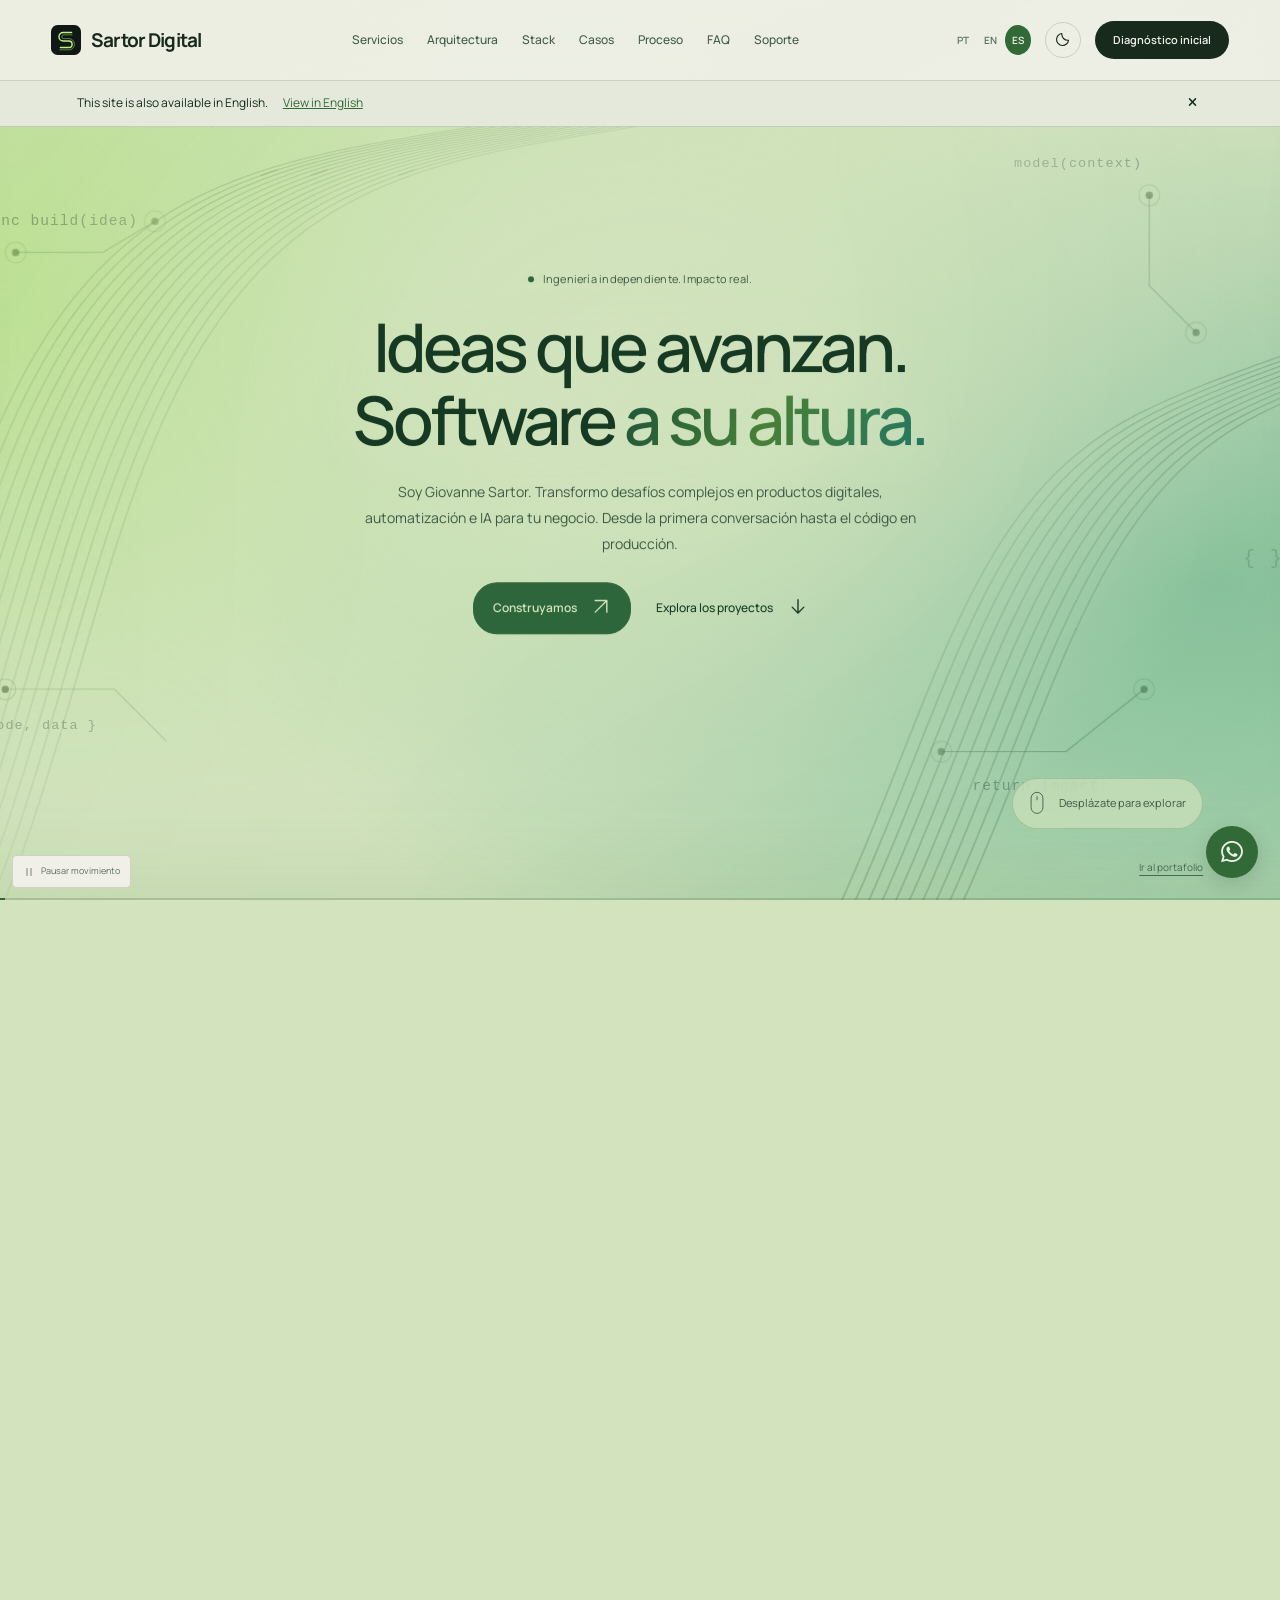
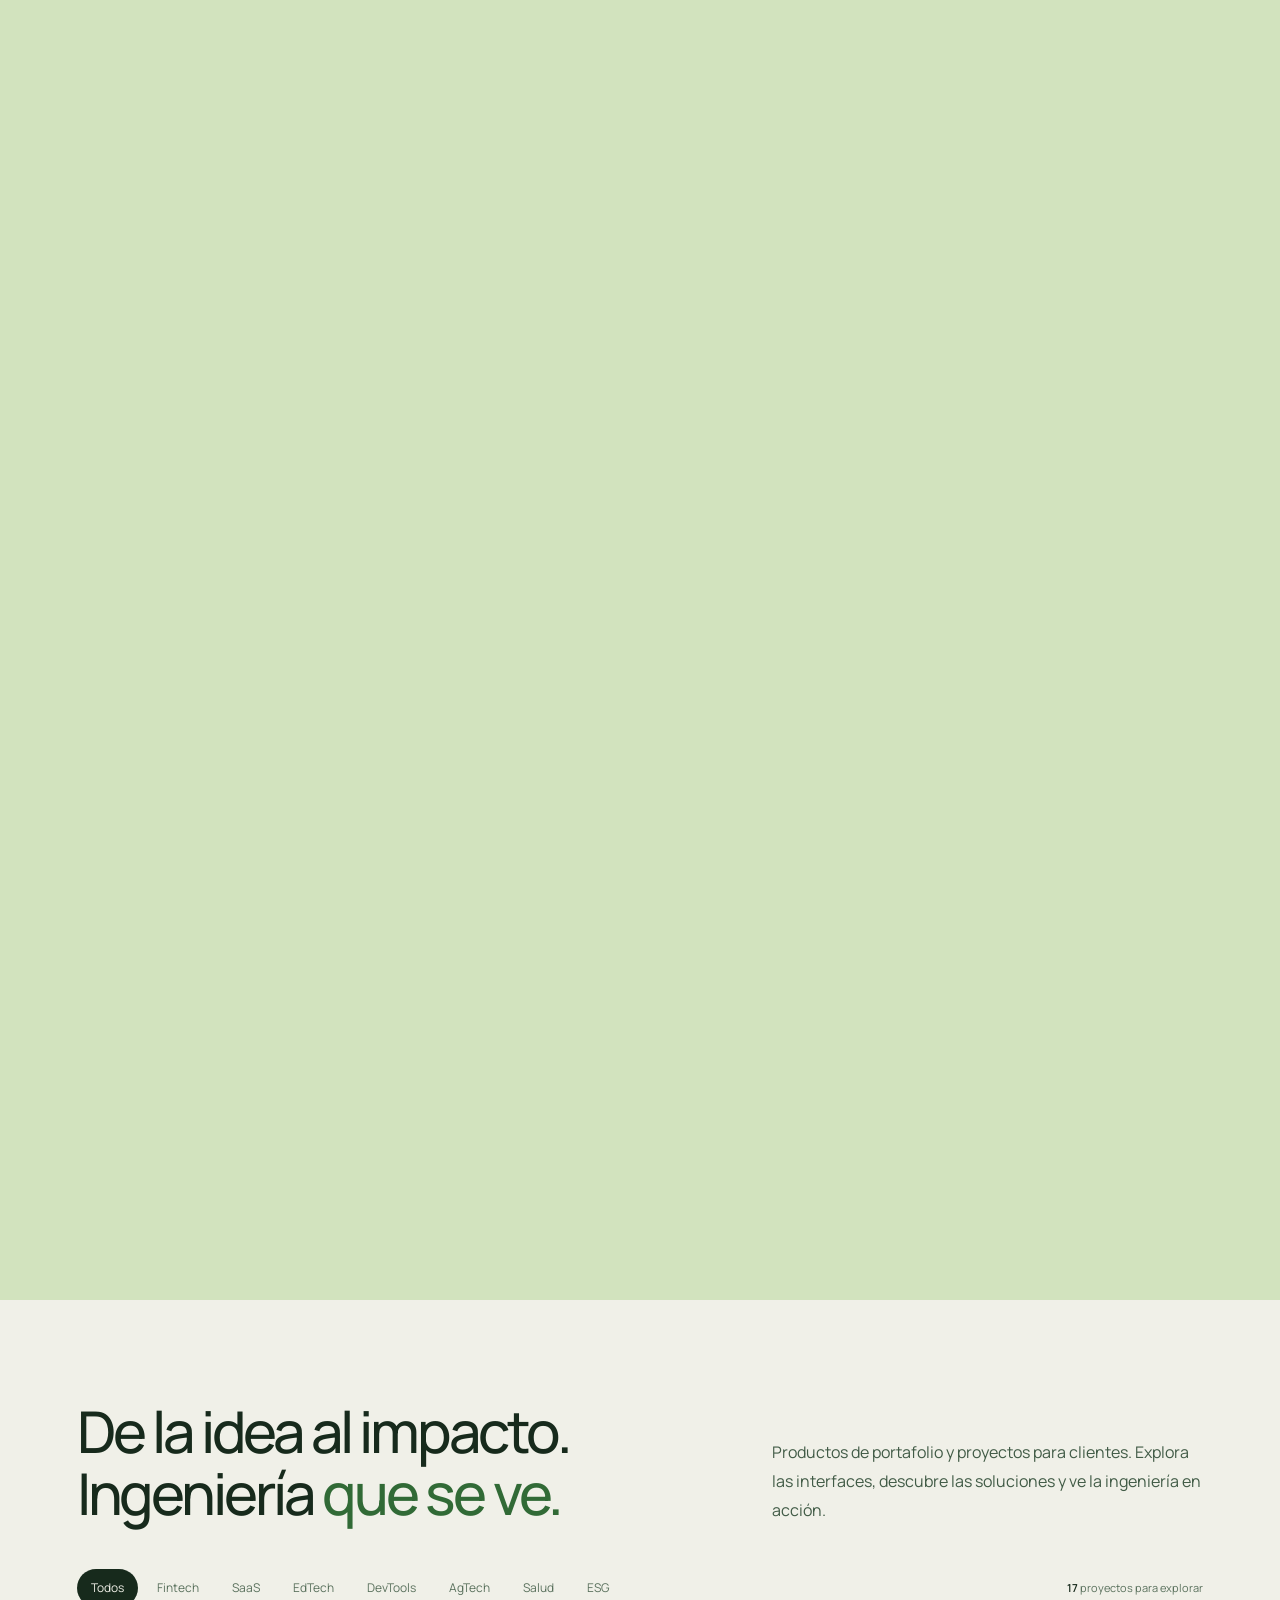
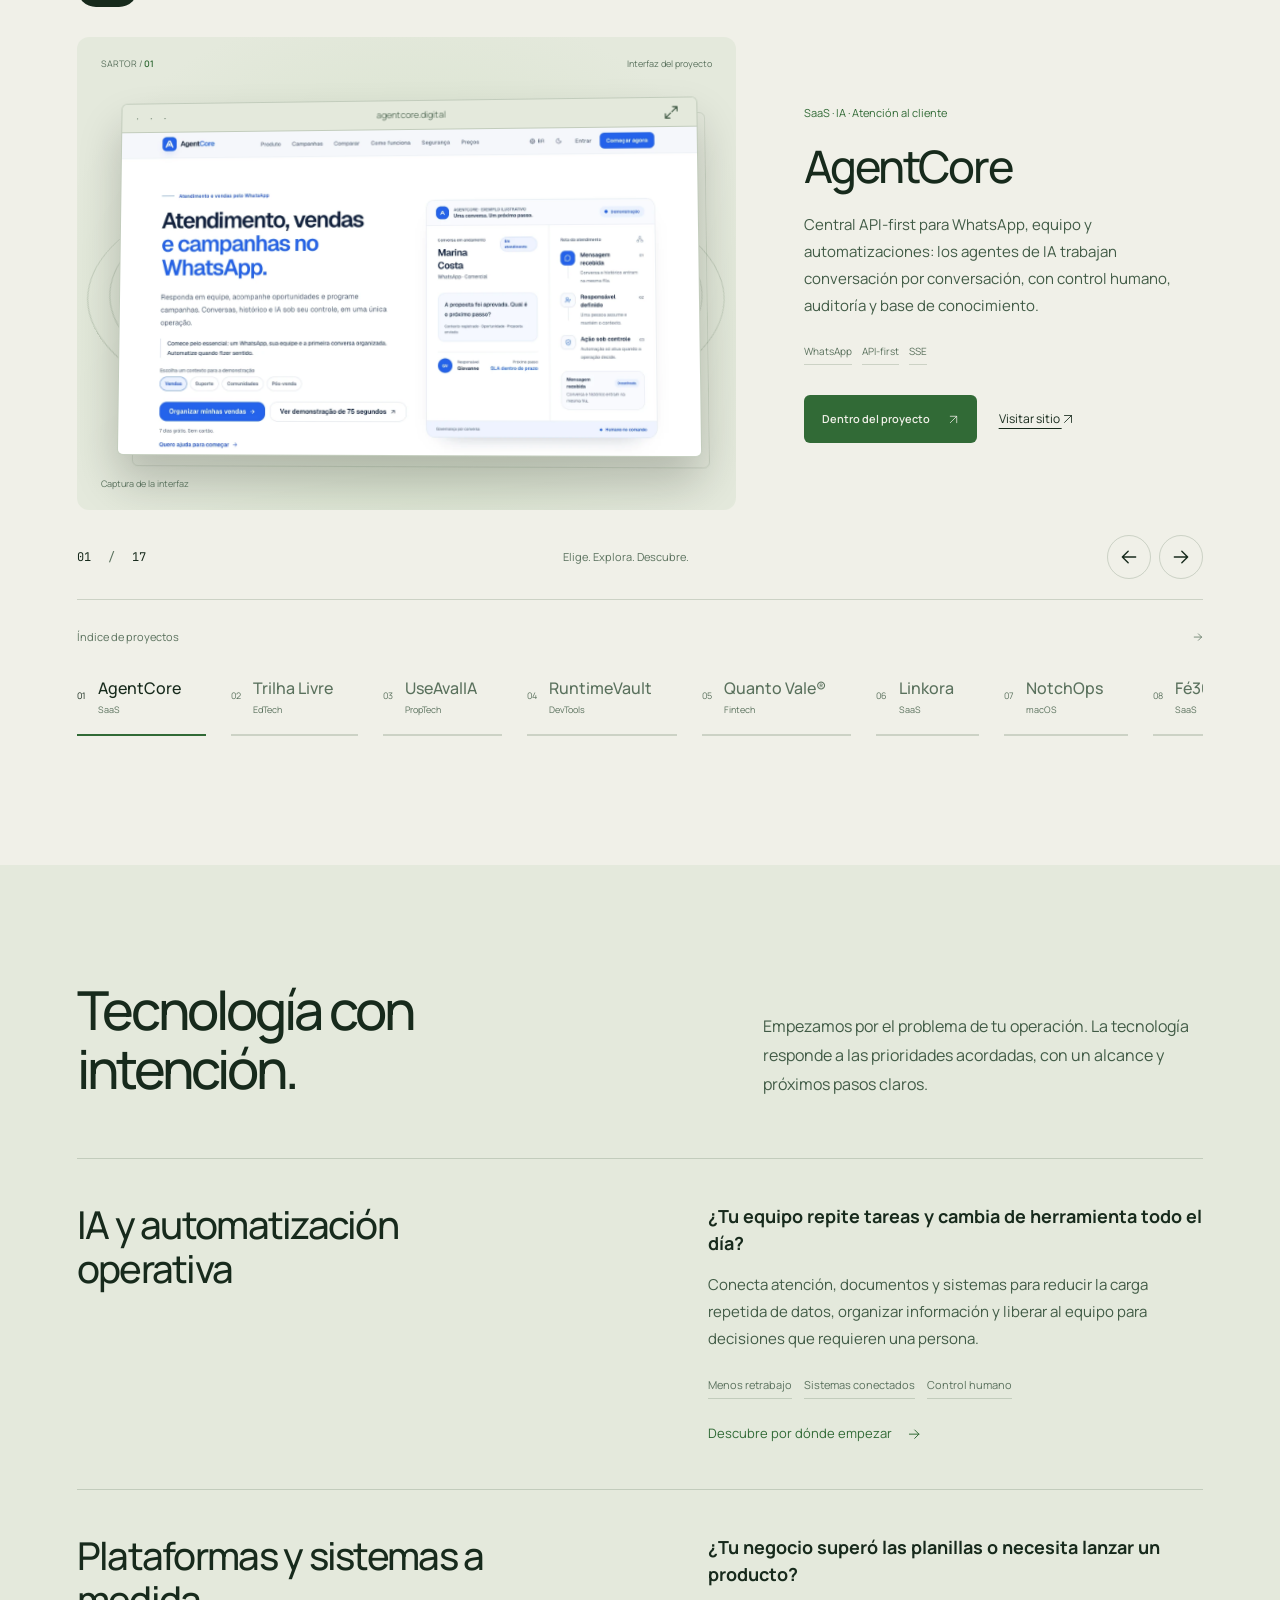
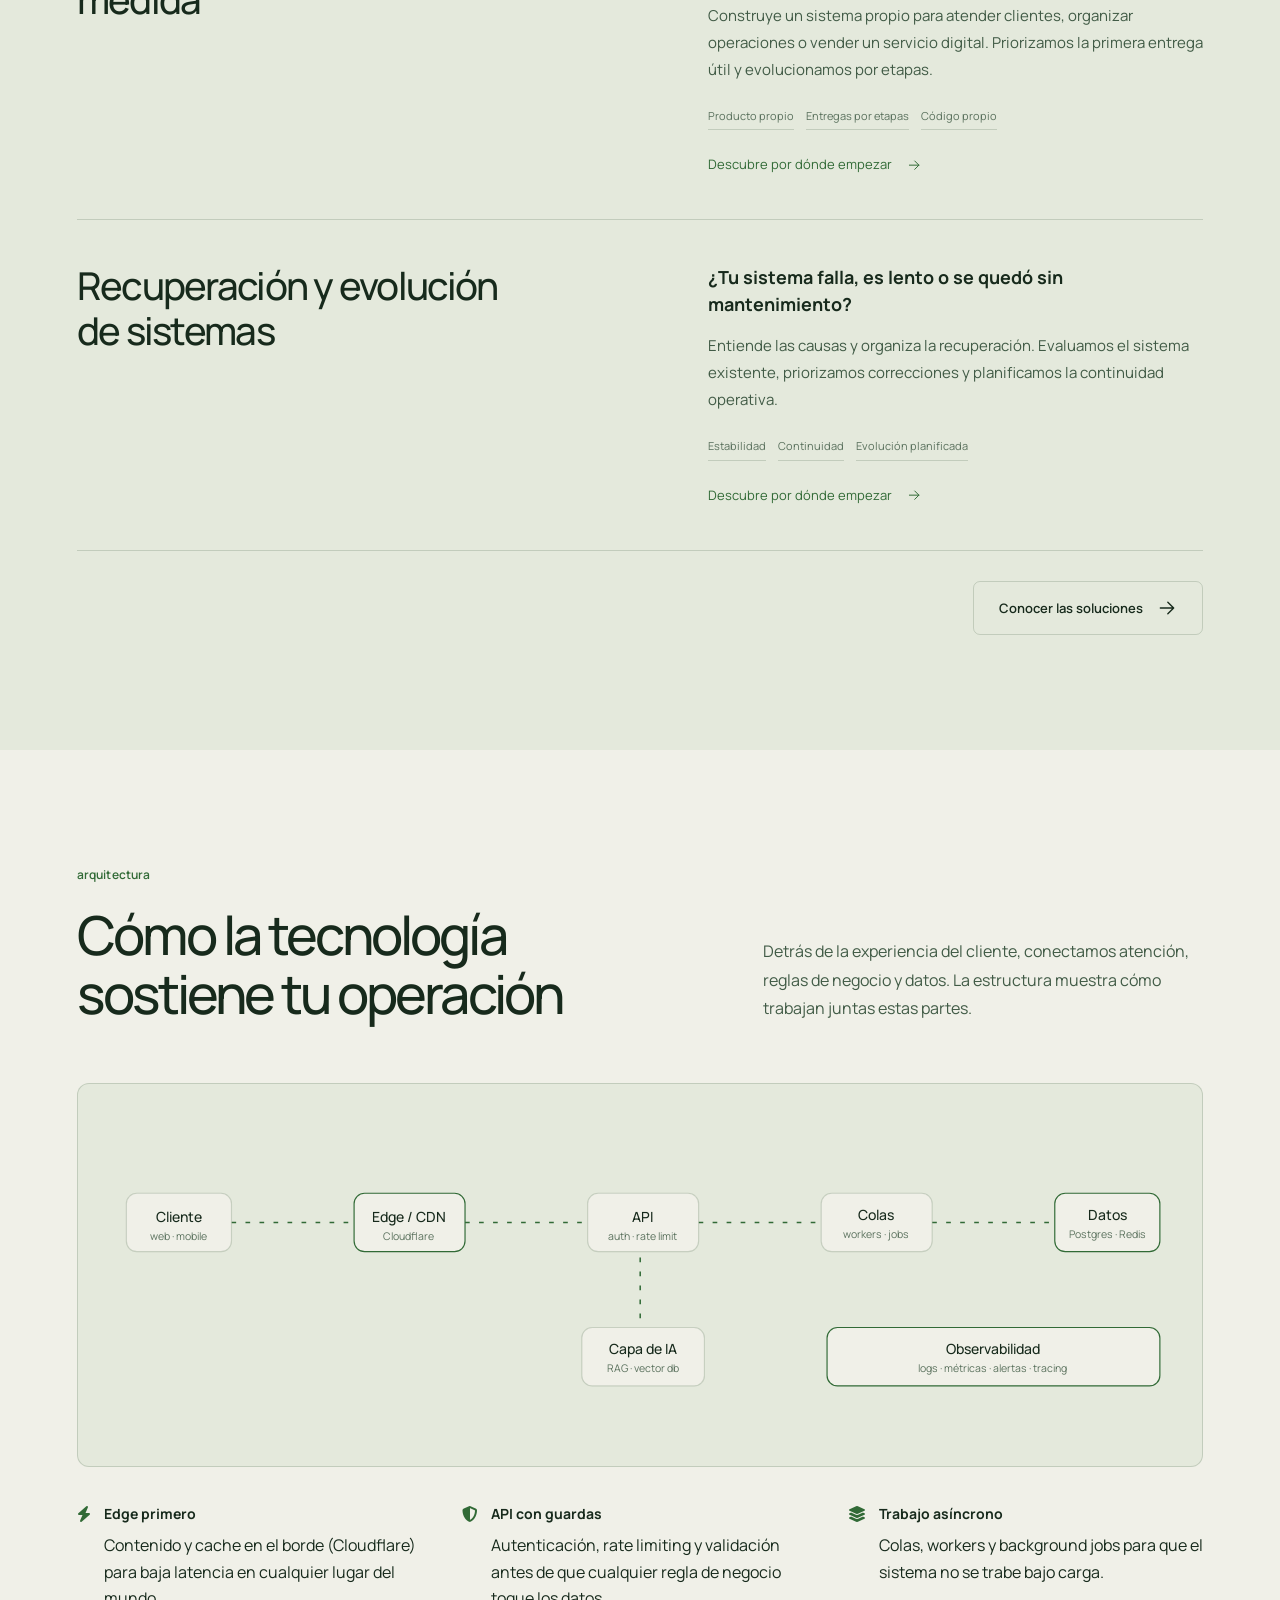
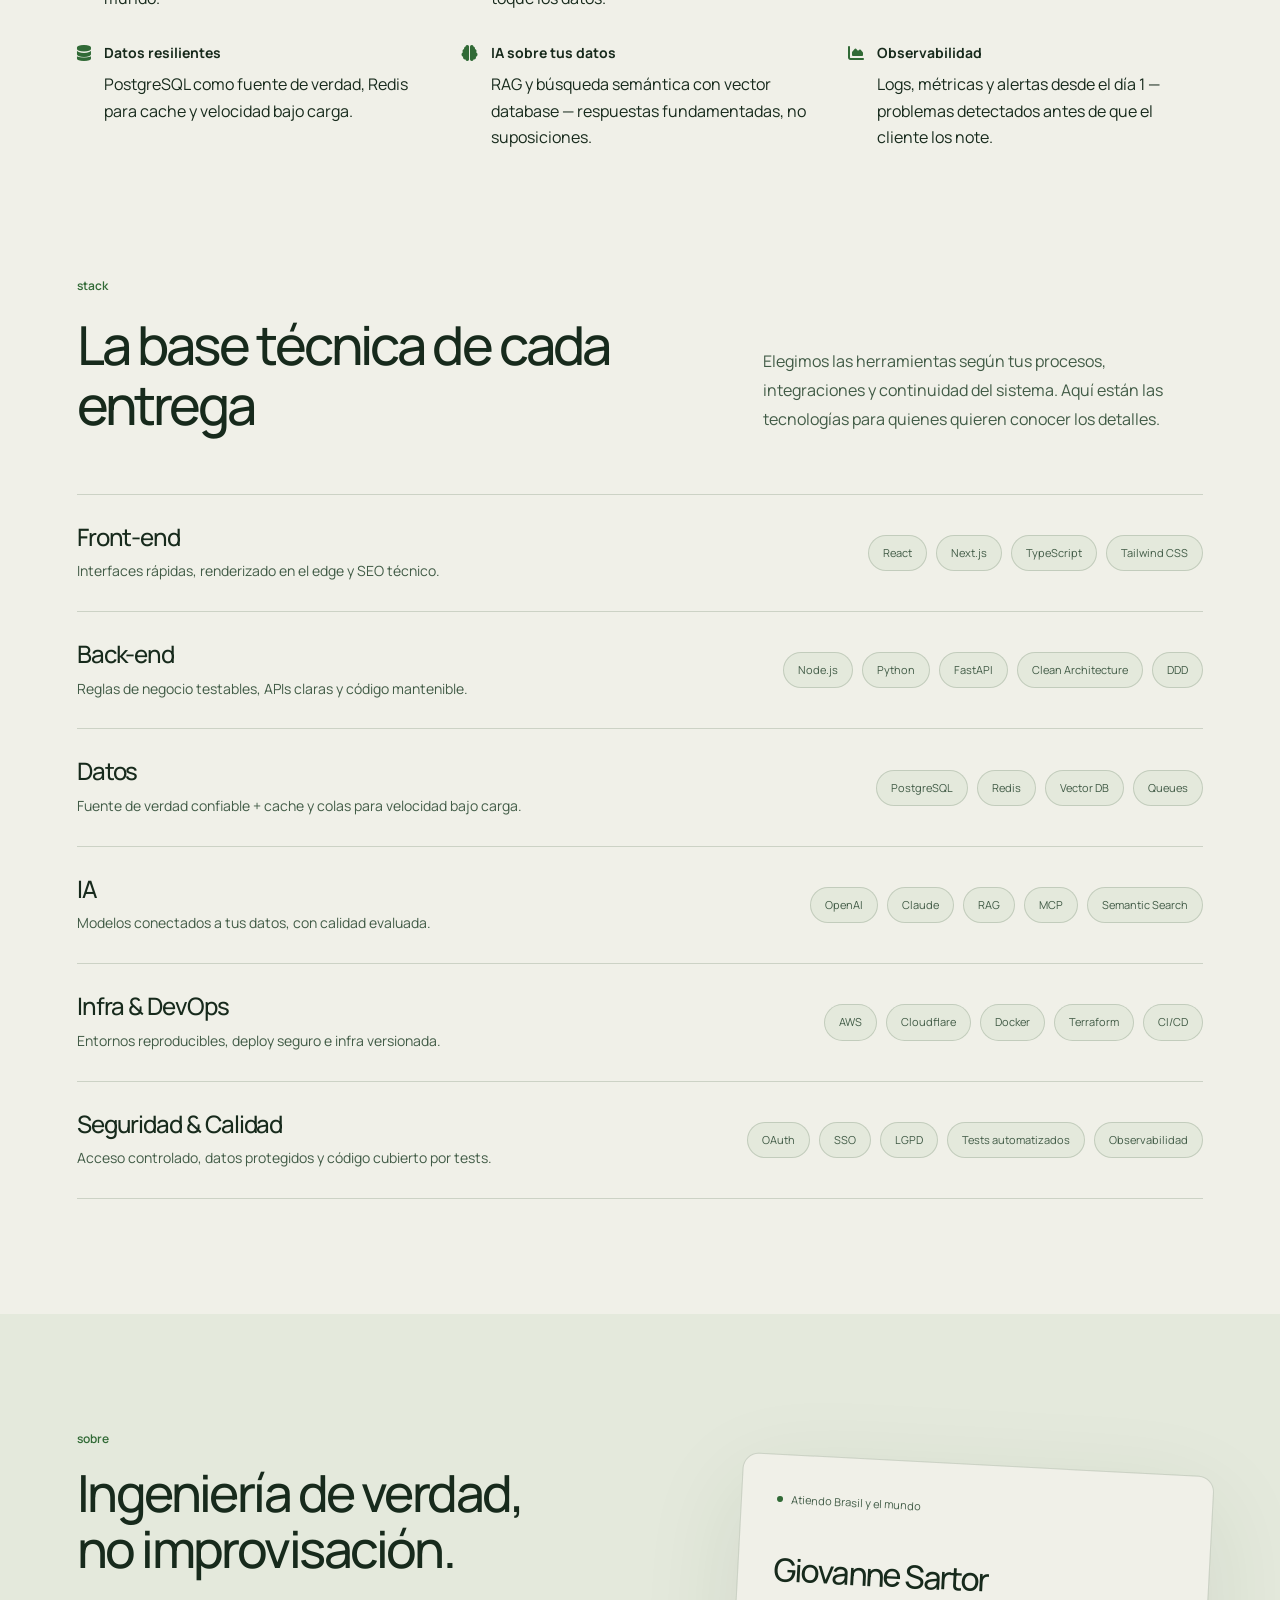
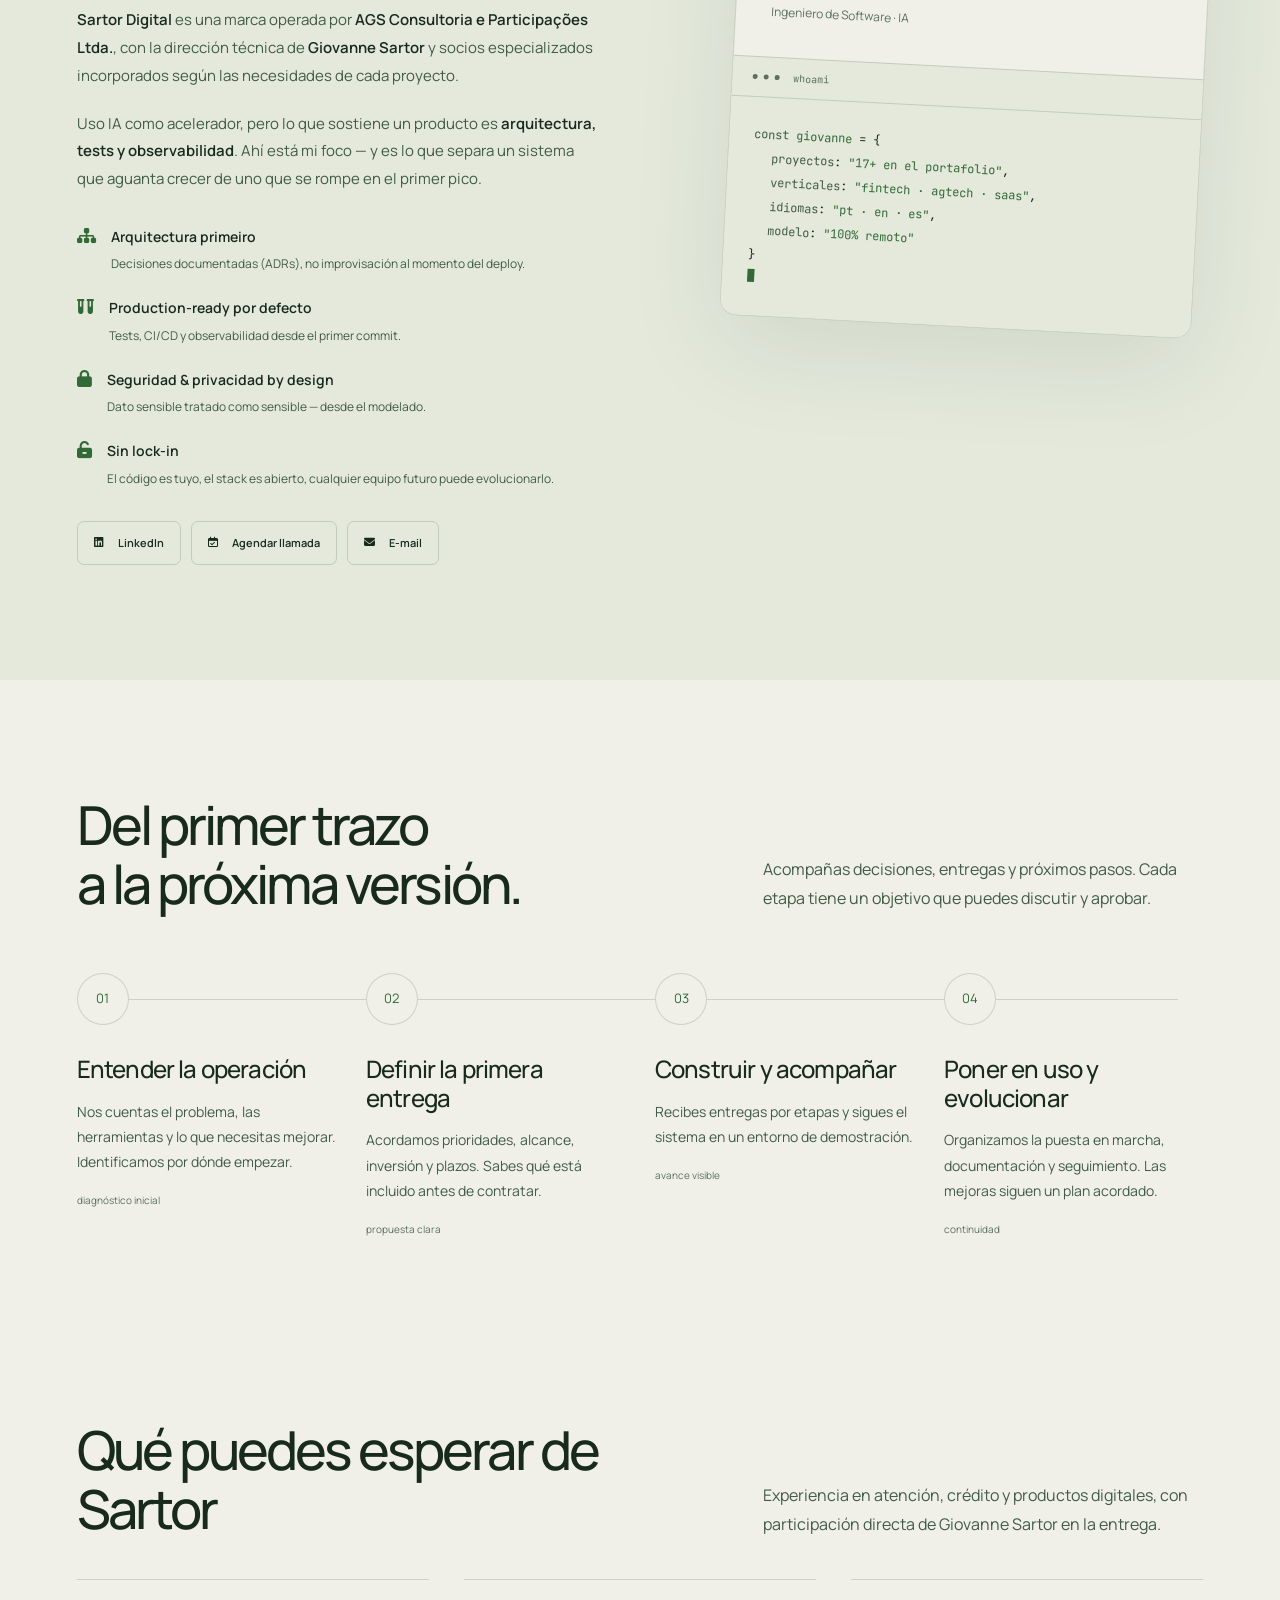
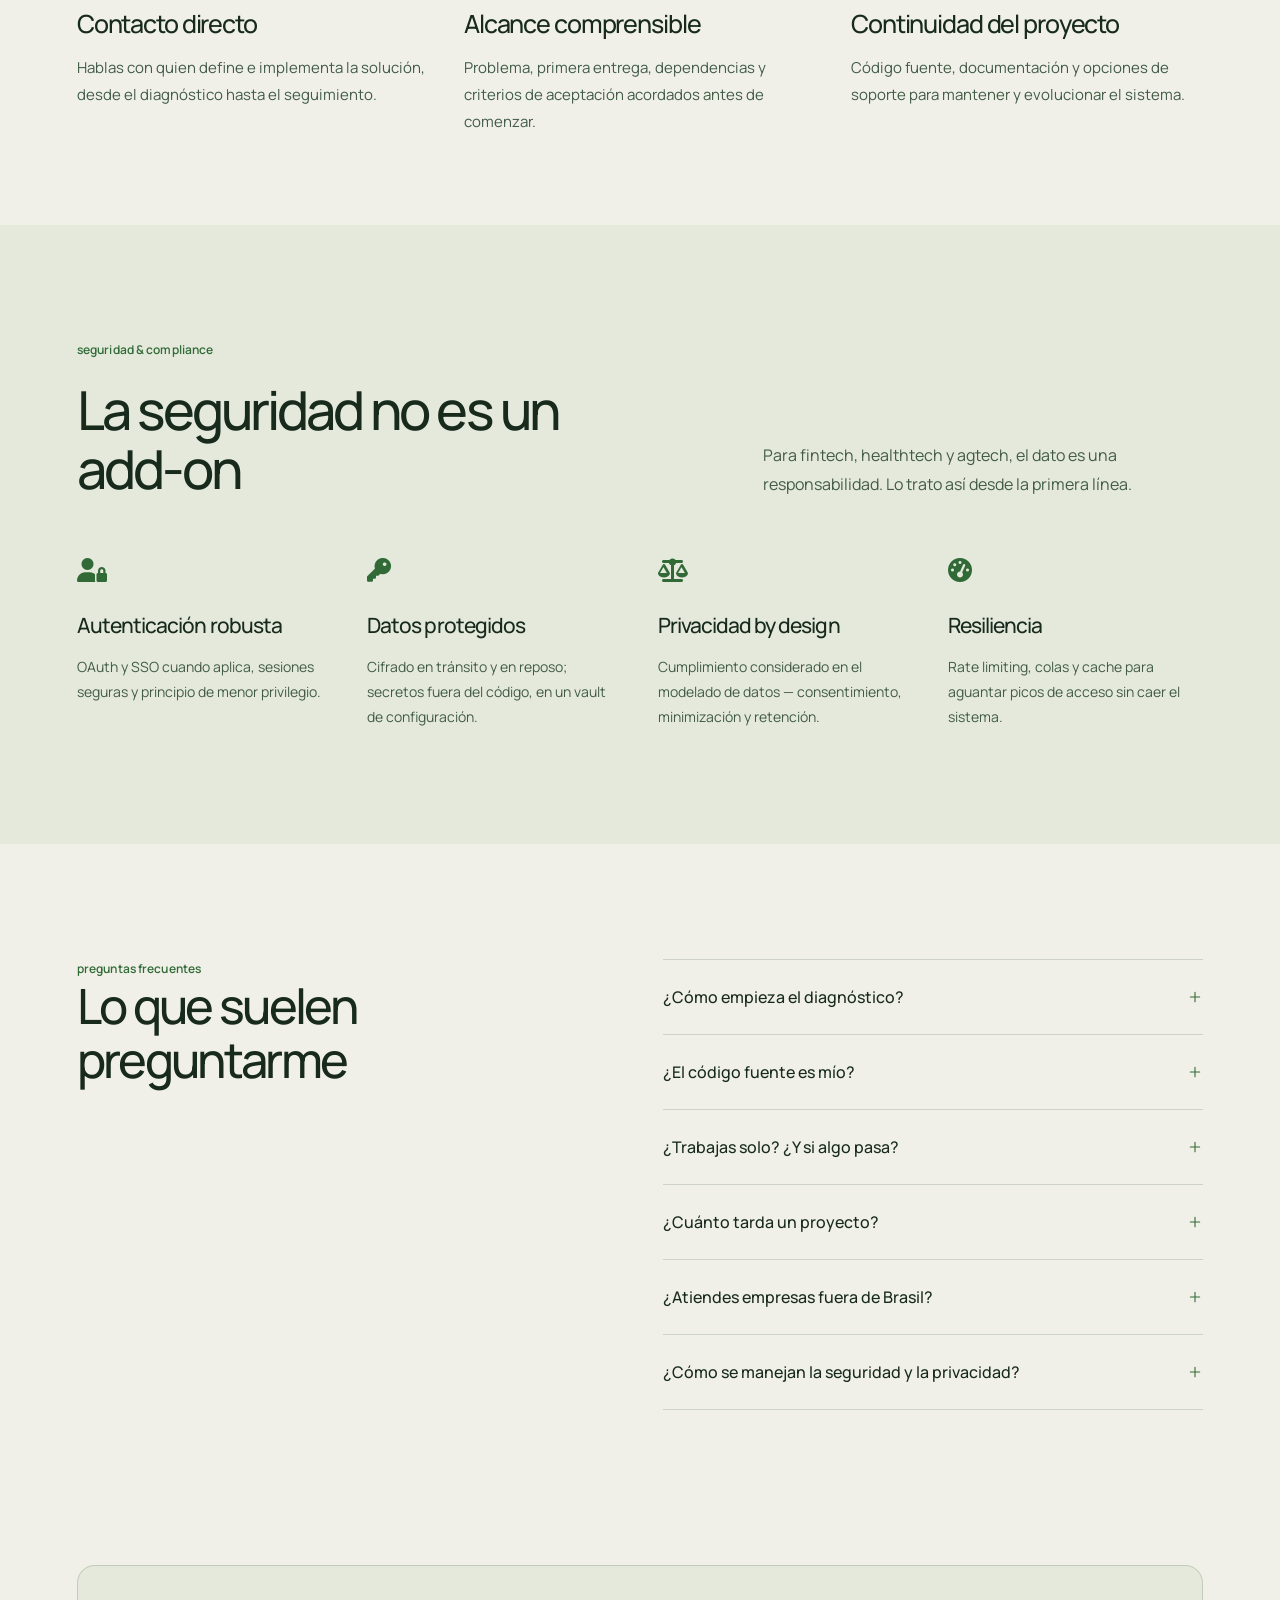
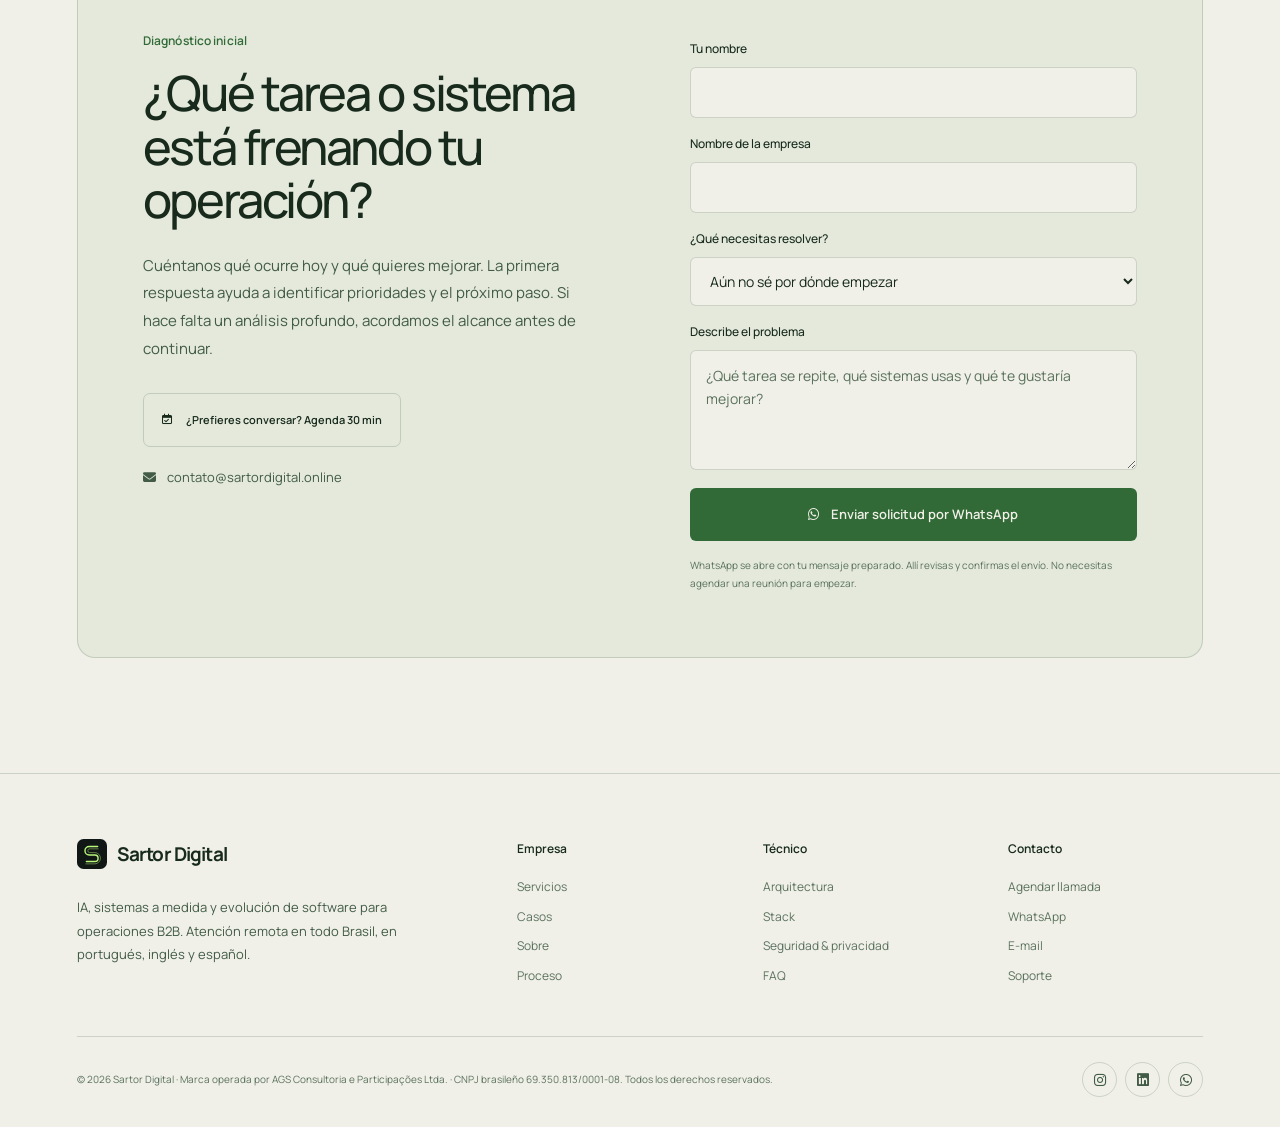
<file: es/index.html>
<!DOCTYPE html>

<html data-theme="light" lang="es">
<head>
<meta charset="utf-8"/>
<script>(function(){var t=localStorage.getItem('sd-theme')||(window.matchMedia('(prefers-color-scheme: light)').matches?'light':'dark');document.documentElement.setAttribute('data-theme',t);})();</script>
<meta content="width=device-width, initial-scale=1.0" name="viewport"/>
<title>Software e IA para simplificar tu operación — Sartor Digital</title>
<meta content="Automatiza tareas, conecta sistemas y lanza tu producto. IA, plataformas a medida y recuperación de sistemas. Atención remota en todo Brasil." name="description"/>
<meta content="#F7F8FA" name="theme-color"/>
<meta content="AGS Consultoria e Participações Ltda." name="author"/>
<link href="https://sartordigital.online/es/" rel="canonical"/>
<link href="https://sartordigital.online/" hreflang="pt-br" rel="alternate"/>
<link href="https://sartordigital.online/en/" hreflang="en-us" rel="alternate"/>
<link href="https://sartordigital.online/es/" hreflang="es-es" rel="alternate"/>
<link href="https://sartordigital.online/" hreflang="x-default" rel="alternate"/>
<meta content="Sartor Digital — Software e IA para simplificar tu operación" property="og:title"/>
<meta content="Automatiza tareas, conecta sistemas y lanza tu producto. IA, plataformas a medida y recuperación de sistemas. Atención remota en todo Brasil." property="og:description"/>
<meta content="website" property="og:type"/>
<meta content="https://sartordigital.online/es/" property="og:url"/>
<meta content="https://sartordigital.online/es/og-image.png" property="og:image"/>
<meta content="1200" property="og:image:width"/>
<meta content="630" property="og:image:height"/>
<meta content="es_ES" property="og:locale"/>
<meta content="summary_large_image" name="twitter:card"/>
<meta content="Sartor Digital — Software e IA para simplificar tu operación" name="twitter:title"/>
<meta content="Automatiza tareas, conecta sistemas y lanza tu producto. IA, plataformas a medida y recuperación de sistemas. Atención remota en todo Brasil." name="twitter:description"/>
<meta content="https://sartordigital.online/es/og-image.png" name="twitter:image"/>
<link href="../assets/signature-mark.svg" rel="icon" type="image/svg+xml"/>
<link href="https://fonts.googleapis.com" rel="preconnect"/>
<link crossorigin="" href="https://fonts.gstatic.com" rel="preconnect"/>
<link href="https://fonts.googleapis.com/css2?family=Space+Grotesk:wght@400;500;600;700&amp;family=Inter:wght@300;400;500;600;700&amp;family=JetBrains+Mono:wght@400;500&amp;display=swap" rel="stylesheet"/>
<link href="https://cdnjs.cloudflare.com/ajax/libs/font-awesome/6.4.0/css/all.min.css" rel="stylesheet"/>
<script type="application/ld+json">
{
  "@context": "https://schema.org",
  "@graph": [
    {
      "@type": "Organization",
      "@id": "https://sartordigital.online/#org",
      "name": "Sartor Digital",
      "legalName": "AGS Consultoria e Participações Ltda.",
      "taxID": "69.350.813/0001-08",
      "url": "https://sartordigital.online",
      "logo": "https://sartordigital.online/og-image.png",
      "image": "https://sartordigital.online/og-image.png",
      "founder": {
        "@type": "Person",
        "name": "Giovanne Sartor"
      },
      "description": "Automatiza tareas, conecta sistemas y lanza tu producto. IA, plataformas a medida y recuperación de sistemas. Atención remota en todo Brasil.",
      "sameAs": [
        "https://www.linkedin.com/in/giovannesartor/",
        "https://www.instagram.com/sartordigital"
      ]
    },
    {
      "@type": "ProfessionalService",
      "@id": "https://sartordigital.online/#service",
      "name": "Sartor Digital",
      "serviceType": [
        "IA y automatización operativa",
        "Plataformas y sistemas a medida",
        "Recuperación y evolución de sistemas"
      ],
      "provider": {
        "@id": "https://sartordigital.online/#org"
      },
      "areaServed": "Worldwide",
      "availableLanguage": [
        "es",
        "pt-BR",
        "en"
      ],
      "priceRange": "$$$",
      "url": "https://sartordigital.online"
    },
    {
      "@type": "Person",
      "@id": "https://sartordigital.online/#person",
      "name": "Giovanne Sartor",
      "jobTitle": "Ingeniero de Software · Especialista en IA",
      "worksFor": {
        "@id": "https://sartordigital.online/#org"
      },
      "url": "https://sartordigital.online",
      "knowsAbout": [
        "Arquitectura de Software",
        "Cloud",
        "DevOps",
        "CI/CD",
        "LLMs",
        "RAG",
        "Vector Database",
        "PostgreSQL",
        "Redis",
        "AWS",
        "Cloudflare",
        "Docker",
        "Segurança",
        "LGPD"
      ],
      "sameAs": [
        "https://www.linkedin.com/in/giovannesartor/"
      ]
    },
    {
      "@type": "FAQPage",
      "mainEntity": [
        {
          "@type": "Question",
          "name": "¿Cómo empieza el diagnóstico?",
          "acceptedAnswer": {
            "@type": "Answer",
            "text": "Empieza con un mensaje sobre tu operación y el problema que quieres resolver. La primera respuesta indica prioridades y próximos pasos. Si necesitamos analizar sistemas o datos en profundidad, acordamos el alcance antes de empezar."
          }
        },
        {
          "@type": "Question",
          "name": "¿El código fuente es mío?",
          "acceptedAnswer": {
            "@type": "Answer",
            "text": "Recibes el código desarrollado para tu proyecto y la documentación acordada en el contrato. Los servicios y componentes de terceros conservan sus propias licencias y condiciones."
          }
        },
        {
          "@type": "Question",
          "name": "¿Trabajas solo? ¿Y si algo pasa?",
          "acceptedAnswer": {
            "@type": "Answer",
            "text": "La entrega la lidero yo, con una red de socios para picos de demanda. Lo que reduce el riesgo no es el tamaño del equipo sino la ingeniería: código documentado, tests automatizados, infraestructura como código y handover completo. Nada queda atrapado en la cabeza de una persona."
          }
        },
        {
          "@type": "Question",
          "name": "¿Cuánto tarda un proyecto?",
          "acceptedAnswer": {
            "@type": "Answer",
            "text": "El plazo depende del alcance, las integraciones y los accesos necesarios. Antes de empezar, acordamos un cronograma por etapas con entregas que puedes acompañar y revisar."
          }
        },
        {
          "@type": "Question",
          "name": "¿Atiendes empresas fuera de Brasil?",
          "acceptedAnswer": {
            "@type": "Answer",
            "text": "Sí. Trabajamos de forma remota en todas las regiones de Brasil y también en el exterior, con demostraciones de las entregas y reuniones online en portugués, inglés o español."
          }
        },
        {
          "@type": "Question",
          "name": "¿Cómo se manejan la seguridad y la privacidad?",
          "acceptedAnswer": {
            "@type": "Answer",
            "text": "Seguridad por defecto: autenticación robusta (OAuth/SSO cuando aplica), datos sensibles cifrados, principio de menor privilegio y cumplimiento de privacidad considerado desde el modelado de datos."
          }
        }
      ]
    }
  ]
}
  </script>
<link href="../assets/icons.css?v=20261116" rel="stylesheet"/><link href="../assets/experience.css?v=20261116-6" rel="stylesheet"/><link href="../assets/immersive.css?v=20261116-9" rel="stylesheet"/></head>
<body class="experience-home"><a class="skip-link" href="#main">Saltar al contenido</a>
<div class="bg-grid"></div>
<div class="bg-halo"></div>
<div class="scroll-bar"><div class="scroll-fill" id="scrollFill"></div></div>
<nav class="nav" id="nav">
<div class="nav-inner">
<a class="nav-logo" href="#home">
<img alt="" class="logo-mark" height="34" src="../assets/signature-mark.svg" width="34"/>
      Sartor Digital
    </a>
<div class="nav-links">
<a href="#servicos">Servicios</a>
<a href="#arquitetura">Arquitectura</a>
<a href="#stack">Stack</a>
<a href="#cases">Casos</a>
<a href="#processo">Proceso</a>
<a href="#faq">FAQ</a>
<a href="soporte.html">Soporte</a>
</div>
<div class="nav-actions">
<div class="lang-pill"><a class="lang-btn" href="/">PT</a><a class="lang-btn" href="/en/">EN</a><a class="lang-btn active" href="/es/">ES</a></div>
<button aria-label="Cambiar tema" class="theme-toggle" id="themeToggle" title="Cambiar tema"><i aria-hidden="true" class="fas fa-moon" id="themeIcon"></i><svg aria-hidden="true" class="sd-icon sd-theme-sun" data-icon="sun" fill="none" focusable="false" height="24" stroke="currentColor" stroke-linecap="round" stroke-linejoin="round" stroke-width="1.65" viewbox="0 0 24 24" width="24" xmlns="http://www.w3.org/2000/svg"><circle cx="12" cy="12" r="4"></circle><path d="M12 2v2M12 20v2M2 12h2M20 12h2M4.93 4.93l1.42 1.42M17.65 17.65l1.42 1.42M4.93 19.07l1.42-1.42M17.65 6.35l1.42-1.42"></path></svg><svg aria-hidden="true" class="sd-icon sd-theme-moon" data-icon="moon" fill="none" focusable="false" height="24" stroke="currentColor" stroke-linecap="round" stroke-linejoin="round" stroke-width="1.65" viewbox="0 0 24 24" width="24" xmlns="http://www.w3.org/2000/svg"><path d="M20.5 13A8.5 8.5 0 0 1 11 3.5 8.5 8.5 0 1 0 20.5 13Z"></path></svg></button>
<a class="nav-cta" href="#contato">Diagnóstico inicial</a>
</div>
<button aria-label="Menu" class="mob-toggle" id="mobToggle"><svg aria-hidden="true" class="sd-icon" data-icon="menu" fill="none" focusable="false" height="24" stroke="currentColor" stroke-linecap="round" stroke-linejoin="round" stroke-width="1.65" viewbox="0 0 24 24" width="24" xmlns="http://www.w3.org/2000/svg"><path d="M4 6h16M4 12h16M4 18h16"></path></svg></button>
</div>
</nav>
<main id="main"><section class="hero immersive-hero immersive-static" id="home"><div class="immersive-pin"><div aria-hidden="true" id="immersive-canvas"></div><div aria-hidden="true" class="immersive-fallback"><img alt="" height="900" loading="lazy" src="../assets/cases/trilhalivre-0be88f0551.webp" width="1440"/><img alt="" height="900" loading="lazy" src="../assets/cases/agentcore-3723d83724.webp" width="1440"/><img alt="" height="900" loading="lazy" src="../assets/cases/useavalia-792bde4913.webp" width="1440"/><img alt="" height="900" loading="lazy" src="../assets/cases/linkora-19eb073b17.webp" width="1440"/><img alt="" height="900" loading="lazy" src="../assets/cases/runtimevault-11726c45de.webp" width="1440"/><img alt="" height="900" loading="lazy" src="../assets/cases/fe360-69ddeb680c.webp" width="1440"/></div><div aria-hidden="true" class="immersive-opening"><svg class="signal-art signal-art-desktop" aria-hidden="true" focusable="false" preserveAspectRatio="xMidYMid slice" xmlns="http://www.w3.org/2000/svg" width="1440" height="900" viewBox="0 0 1440 900" fill="none">
<defs><linearGradient id="signal-desktop" x1="0" y1="900" x2="1440" y2="0" gradientUnits="userSpaceOnUse"><stop stop-color="#50ad88" stop-opacity=".04"/><stop offset=".4" stop-color="#8fdb78" stop-opacity=".45"/><stop offset=".75" stop-color="#d3f99c" stop-opacity=".55"/><stop offset="1" stop-color="#61c9a0" stop-opacity=".06"/></linearGradient></defs>
<g class="signal-lines" stroke="url(#signal-desktop)" stroke-width="1"><path d="M -80 960 C 50 690 50 370 255 230 S 800 205 1110 -120"/><path d="M -68 960 C 62 690 62 370 267 230 S 812 205 1122 -120"/><path d="M -56 960 C 74 690 74 370 279 230 S 824 205 1134 -120"/><path d="M -44 960 C 86 690 86 370 291 230 S 836 205 1146 -120"/><path d="M -32 960 C 98 690 98 370 303 230 S 848 205 1158 -120"/><path d="M -20 960 C 110 690 110 370 315 230 S 860 205 1170 -120"/><path d="M -8 960 C 122 690 122 370 327 230 S 872 205 1182 -120"/><path d="M 4 960 C 134 690 134 370 339 230 S 884 205 1194 -120"/><path d="M 16 960 C 146 690 146 370 351 230 S 896 205 1206 -120"/><path d="M 28 960 C 158 690 158 370 363 230 S 908 205 1218 -120"/><path d="M 40 960 C 170 690 170 370 375 230 S 920 205 1230 -120"/><path d="M 52 960 C 182 690 182 370 387 230 S 932 205 1242 -120"/><path d="M 64 960 C 194 690 194 370 399 230 S 944 205 1254 -120"/><path d="M 76 960 C 206 690 206 370 411 230 S 956 205 1266 -120"/><path d="M 850 1010 C 1000 750 1010 510 1200 415 S 1590 340 1580 20"/><path d="M 863 1010 C 1013 750 1023 510 1213 415 S 1603 340 1593 20"/><path d="M 876 1010 C 1026 750 1036 510 1226 415 S 1616 340 1606 20"/><path d="M 889 1010 C 1039 750 1049 510 1239 415 S 1629 340 1619 20"/><path d="M 902 1010 C 1052 750 1062 510 1252 415 S 1642 340 1632 20"/><path d="M 915 1010 C 1065 750 1075 510 1265 415 S 1655 340 1645 20"/><path d="M 928 1010 C 1078 750 1088 510 1278 415 S 1668 340 1658 20"/><path d="M 941 1010 C 1091 750 1101 510 1291 415 S 1681 340 1671 20"/><path d="M 954 1010 C 1104 750 1114 510 1304 415 S 1694 340 1684 20"/><path d="M 967 1010 C 1117 750 1127 510 1317 415 S 1707 340 1697 20"/><path d="M120 260L204 260L254 230"/><path d="M1210 205L1210 292L1255 337"/><path d="M110 680L215 680L265 730"/><path d="M1010 740L1130 740L1205 680"/></g>
<g class="signal-nodes" fill="#bcf48d" stroke="#bcf48d" opacity=".65"><circle cx="120" cy="260" r="3"/><circle cx="120" cy="260" r="10" fill="none" opacity=".35"/><circle cx="254" cy="230" r="3"/><circle cx="254" cy="230" r="10" fill="none" opacity=".35"/><circle cx="1210" cy="205" r="3"/><circle cx="1210" cy="205" r="10" fill="none" opacity=".35"/><circle cx="1255" cy="337" r="3"/><circle cx="1255" cy="337" r="10" fill="none" opacity=".35"/><circle cx="110" cy="680" r="3"/><circle cx="110" cy="680" r="10" fill="none" opacity=".35"/><circle cx="1010" cy="740" r="3"/><circle cx="1010" cy="740" r="10" fill="none" opacity=".35"/><circle cx="1205" cy="680" r="3"/><circle cx="1205" cy="680" r="10" fill="none" opacity=".35"/></g>
<g class="signal-code" fill="#b3dfbd" font-family="ui-monospace,monospace" letter-spacing="1"><text x="78" y="234" font-size="14" opacity="0.65">async build(idea)</text><text x="1080" y="178" font-size="13" opacity="0.58">model(context)</text><text x="75" y="718" font-size="13" opacity="0.48">{ code, data }</text><text x="1040" y="777" font-size="14" opacity="0.6">return impact;</text><text x="300" y="140" font-size="11" opacity="0.3">&lt;/&gt;</text><text x="1300" y="560" font-size="20" opacity="0.3">{ }</text></g>
<g class="signal-traces" fill="none" stroke="#c9f6a0" stroke-width="1.5"><path d="M -68 960 C 62 690 62 370 267 230 S 812 205 1122 -120" style="--trace-order:0"/><path d="M -20 960 C 110 690 110 370 315 230 S 860 205 1170 -120" style="--trace-order:1"/><path d="M 64 960 C 194 690 194 370 399 230 S 944 205 1254 -120" style="--trace-order:2"/><path d="M 889 1010 C 1039 750 1049 510 1239 415 S 1629 340 1619 20" style="--trace-order:3"/></g></svg><svg class="signal-art signal-art-mobile" aria-hidden="true" focusable="false" preserveAspectRatio="xMidYMid slice" xmlns="http://www.w3.org/2000/svg" width="480" height="900" viewBox="0 0 480 900" fill="none">
<defs><linearGradient id="signal-mobile" x1="0" y1="900" x2="480" y2="0" gradientUnits="userSpaceOnUse"><stop stop-color="#50ad88" stop-opacity=".04"/><stop offset=".4" stop-color="#8fdb78" stop-opacity=".45"/><stop offset=".75" stop-color="#d3f99c" stop-opacity=".55"/><stop offset="1" stop-color="#61c9a0" stop-opacity=".06"/></linearGradient></defs>
<g class="signal-lines" stroke="url(#signal-mobile)" stroke-width="1"><path d="M -140 360 C -35 200 150 220 260 -30"/><path d="M 120 990 C 230 730 400 800 540 590"/><path d="M -129 360 C -24 200 161 220 271 -30"/><path d="M 131 990 C 241 730 411 800 551 590"/><path d="M -118 360 C -13 200 172 220 282 -30"/><path d="M 142 990 C 252 730 422 800 562 590"/><path d="M -107 360 C -2 200 183 220 293 -30"/><path d="M 153 990 C 263 730 433 800 573 590"/><path d="M -96 360 C 9 200 194 220 304 -30"/><path d="M 164 990 C 274 730 444 800 584 590"/><path d="M -85 360 C 20 200 205 220 315 -30"/><path d="M 175 990 C 285 730 455 800 595 590"/><path d="M -74 360 C 31 200 216 220 326 -30"/><path d="M 186 990 C 296 730 466 800 606 590"/><path d="M -63 360 C 42 200 227 220 337 -30"/><path d="M 197 990 C 307 730 477 800 617 590"/><path d="M -52 360 C 53 200 238 220 348 -30"/><path d="M 208 990 C 318 730 488 800 628 590"/><path d="M -41 360 C 64 200 249 220 359 -30"/><path d="M 219 990 C 329 730 499 800 639 590"/></g>
<g class="signal-nodes" fill="#bcf48d" stroke="#bcf48d" opacity=".65"><circle cx="84" cy="180" r="3"/><circle cx="84" cy="180" r="10" fill="none" opacity=".35"/><circle cx="385" cy="735" r="3"/><circle cx="385" cy="735" r="10" fill="none" opacity=".35"/></g>
<g class="signal-code" fill="#b3dfbd" font-family="ui-monospace,monospace" letter-spacing="1"><text x="35" y="158" font-size="12" opacity="0.6">async build(idea)</text><text x="254" y="780" font-size="12" opacity="0.55">model(context)</text></g>
<g class="signal-traces" fill="none" stroke="#c9f6a0" stroke-width="1.5"><path d="M 120 990 C 230 730 400 800 540 590" style="--trace-order:0"/><path d="M -118 360 C -13 200 172 220 282 -30" style="--trace-order:1"/><path d="M -85 360 C 20 200 205 220 315 -30" style="--trace-order:2"/><path d="M 208 990 C 318 730 488 800 628 590" style="--trace-order:3"/></g></svg></div><div aria-hidden="true" class="immersive-vignette"></div><div class="immersive-intro"><div class="hero-copy"><div class="eyebrow"><span class="eyebrow-dot"></span>Ingeniería independiente. Impacto real.</div><h1>Ideas que avanzan.<br/>Software <em>a su altura.</em></h1><p class="hero-sub">Soy Giovanne Sartor. Transformo desafíos complejos en productos digitales, automatización e IA para tu negocio. Desde la primera conversación hasta el código en producción.</p><div class="hero-btns"><a class="btn-primary" href="#contato">Construyamos <span><svg aria-hidden="true" class="sd-icon" data-icon="arrow-up-right" fill="none" focusable="false" height="24" stroke="currentColor" stroke-linecap="round" stroke-linejoin="round" stroke-width="1.65" viewbox="0 0 24 24" width="24" xmlns="http://www.w3.org/2000/svg"><path d="M5 19 19 5M5 5h14v14"></path></svg></span></a><a class="hero-work" href="#cases">Explora los proyectos <span><svg aria-hidden="true" class="sd-icon" data-icon="arrow-down" fill="none" focusable="false" height="24" stroke="currentColor" stroke-linecap="round" stroke-linejoin="round" stroke-width="1.65" viewbox="0 0 24 24" width="24" xmlns="http://www.w3.org/2000/svg"><path d="M12 4v16M5 13l7 7 7-7"></path></svg></span></a></div></div></div><div class="immersive-scroll-hint"><svg aria-hidden="true" fill="none" viewbox="0 0 24 38"><rect height="32" rx="9" width="18" x="3" y="2"></rect><path d="M12 8v6"></path></svg><span>Desplázate para explorar</span></div><a class="immersive-skip" href="#cases">Ir al portafolio</a><div aria-hidden="true" class="immersive-feature"><span class="immersive-feature-kicker"></span><h2 class="immersive-feature-title"></h2><p class="immersive-feature-description"></p><a class="immersive-feature-link" href="https://agentcore.digital/" rel="noopener noreferrer" tabindex="-1" target="_blank">Abrir proyecto</a></div><div aria-hidden="true" class="immersive-progress"><span></span></div></div><div class="hero-bottom"><span class="hero-studio">Sartor Digital</span><span>Estrategia. Diseño. Ingeniería.</span><span>Giovanne Sartor — Software &amp; AI</span><a aria-label="Explora los proyectos" href="#cases"><svg aria-hidden="true" class="sd-icon" data-icon="arrow-down" fill="none" focusable="false" height="24" stroke="currentColor" stroke-linecap="round" stroke-linejoin="round" stroke-width="1.65" viewbox="0 0 24 24" width="24" xmlns="http://www.w3.org/2000/svg"><path d="M12 4v16M5 13l7 7 7-7"></path></svg></a></div></section><section class="section project-explorer" data-section="01" id="cases"><div class="wrap"><header class="explorer-heading"><h2>De la idea al impacto.<br/>Ingeniería <em>que se ve.</em></h2><p>Productos de portafolio y proyectos para clientes. Explora las interfaces, descubre las soluciones y ve la ingeniería en acción.</p></header><div class="explorer-toolbar"><div aria-label="Elige un proyecto" class="explorer-filters" role="group"><button aria-pressed="true" class="explorer-filter" data-category="all" type="button">Todos</button><button aria-pressed="false" class="explorer-filter" data-category="fintech" type="button">Fintech</button><button aria-pressed="false" class="explorer-filter" data-category="saas" type="button">SaaS</button><button aria-pressed="false" class="explorer-filter" data-category="edtech" type="button">EdTech</button><button aria-pressed="false" class="explorer-filter" data-category="devtools" type="button">DevTools</button><button aria-pressed="false" class="explorer-filter" data-category="agtech" type="button">AgTech</button><button aria-pressed="false" class="explorer-filter" data-category="saude" type="button">Salud</button><button aria-pressed="false" class="explorer-filter" data-category="esg" type="button">ESG</button></div><span class="explorer-total"><b>17</b> proyectos para explorar</span></div><div class="explorer-deck"><div class="explorer-main"><div class="explorer-stage" id="project-stage"><div aria-hidden="true" class="stage-grid"></div><div aria-hidden="true" class="stage-orbit"></div><div class="stage-label"><span>SARTOR / <b class="stage-id">01</b></span><span>Interfaz del proyecto</span></div><div class="screen-assembly"><div aria-hidden="true" class="screen-shadow"></div><div class="project-screen"><div class="screen-chrome"><span aria-hidden="true" class="screen-dots"><svg aria-hidden="true" class="sd-icon" data-icon="dot" fill="none" focusable="false" height="24" stroke="currentColor" stroke-linecap="round" stroke-linejoin="round" stroke-width="1.65" viewbox="0 0 24 24" width="24" xmlns="http://www.w3.org/2000/svg"><circle cx="12" cy="12" fill="currentColor" r="3" stroke="none"></circle></svg> <svg aria-hidden="true" class="sd-icon" data-icon="dot" fill="none" focusable="false" height="24" stroke="currentColor" stroke-linecap="round" stroke-linejoin="round" stroke-width="1.65" viewbox="0 0 24 24" width="24" xmlns="http://www.w3.org/2000/svg"><circle cx="12" cy="12" fill="currentColor" r="3" stroke="none"></circle></svg> <svg aria-hidden="true" class="sd-icon" data-icon="dot" fill="none" focusable="false" height="24" stroke="currentColor" stroke-linecap="round" stroke-linejoin="round" stroke-width="1.65" viewbox="0 0 24 24" width="24" xmlns="http://www.w3.org/2000/svg"><circle cx="12" cy="12" fill="currentColor" r="3" stroke="none"></circle></svg></span><span class="screen-domain">agentcore.digital</span><button aria-label="Ampliar interfaz" class="explorer-zoom" type="button"><svg aria-hidden="true" class="sd-icon" data-icon="expand" fill="none" focusable="false" height="24" stroke="currentColor" stroke-linecap="round" stroke-linejoin="round" stroke-width="1.65" viewbox="0 0 24 24" width="24" xmlns="http://www.w3.org/2000/svg"><path d="M14 4h6v6M20 4l-7 7M10 20H4v-6M4 20l7-7"></path></svg></button></div><img alt="Captura de la interfaz: AgentCore" class="project-image" height="900" src="../assets/cases/agentcore-3723d83724.webp" width="1440"/><p class="image-fallback" hidden="">Vista previa no disponible. Visita el sitio para conocer el proyecto.</p></div></div><div class="stage-bottom"><span class="stage-caption">Captura de la interfaz</span><span aria-hidden="true" class="stage-signature">S/</span></div></div><article class="project-info"><div class="project-copy"><span class="project-tag">SaaS · IA · Atención al cliente</span><h3 class="project-title">AgentCore</h3><p class="project-description">Central API-first para WhatsApp, equipo y automatizaciones: los agentes de IA trabajan conversación por conversación, con control humano, auditoría y base de conocimiento.</p><div class="project-tags"><span>WhatsApp</span><span>API-first</span><span>SSE</span></div></div><div class="project-actions"><button class="explorer-detail" type="button">Dentro del proyecto <span><svg aria-hidden="true" class="sd-icon" data-icon="arrow-up-right" fill="none" focusable="false" height="24" stroke="currentColor" stroke-linecap="round" stroke-linejoin="round" stroke-width="1.65" viewbox="0 0 24 24" width="24" xmlns="http://www.w3.org/2000/svg"><path d="M5 19 19 5M5 5h14v14"></path></svg></span></button><a class="explorer-visit" href="https://agentcore.digital/" rel="noopener noreferrer" target="_blank">Visitar sitio <svg aria-hidden="true" class="sd-icon" data-icon="arrow-up-right" fill="none" focusable="false" height="24" stroke="currentColor" stroke-linecap="round" stroke-linejoin="round" stroke-width="1.65" viewbox="0 0 24 24" width="24" xmlns="http://www.w3.org/2000/svg"><path d="M5 19 19 5M5 5h14v14"></path></svg></a></div></article><div class="explorer-navigation"><span class="project-counter">01 <i>/</i> 17</span><span class="navigation-hint">Elige. Explora. Descubre.</span><div><button aria-label="Proyecto anterior" class="explorer-prev" type="button"><svg aria-hidden="true" class="sd-icon" data-icon="arrow-left" fill="none" focusable="false" height="24" stroke="currentColor" stroke-linecap="round" stroke-linejoin="round" stroke-width="1.65" viewbox="0 0 24 24" width="24" xmlns="http://www.w3.org/2000/svg"><path d="M20 12H4M11 5l-7 7 7 7"></path></svg></button><button aria-label="Siguiente proyecto" class="explorer-next" type="button"><svg aria-hidden="true" class="sd-icon" data-icon="arrow-right" fill="none" focusable="false" height="24" stroke="currentColor" stroke-linecap="round" stroke-linejoin="round" stroke-width="1.65" viewbox="0 0 24 24" width="24" xmlns="http://www.w3.org/2000/svg"><path d="M4 12h16M13 5l7 7-7 7"></path></svg></button></div></div></div><aside class="explorer-index"><div class="index-heading"><span>Índice de proyectos</span><span><svg aria-hidden="true" class="sd-icon" data-icon="arrow-down" fill="none" focusable="false" height="24" stroke="currentColor" stroke-linecap="round" stroke-linejoin="round" stroke-width="1.65" viewbox="0 0 24 24" width="24" xmlns="http://www.w3.org/2000/svg"><path d="M12 4v16M5 13l7 7 7-7"></path></svg></span></div><div aria-label="Elige un proyecto" class="project-list" role="group"><button aria-controls="project-stage" aria-pressed="true" class="project-choice" data-project="0" type="button"><span class="choice-num">01</span><img alt="" height="50" loading="lazy" src="../assets/cases/agentcore-3723d83724.webp" width="80"/><span class="choice-label"><strong>AgentCore</strong><small>SaaS</small></span><span aria-hidden="true" class="choice-arrow"><svg aria-hidden="true" class="sd-icon" data-icon="arrow-up-right" fill="none" focusable="false" height="24" stroke="currentColor" stroke-linecap="round" stroke-linejoin="round" stroke-width="1.65" viewbox="0 0 24 24" width="24" xmlns="http://www.w3.org/2000/svg"><path d="M5 19 19 5M5 5h14v14"></path></svg></span></button><button aria-controls="project-stage" aria-pressed="false" class="project-choice" data-project="1" type="button"><span class="choice-num">02</span><img alt="" height="50" loading="lazy" src="../assets/cases/trilhalivre-0be88f0551.webp" width="80"/><span class="choice-label"><strong>Trilha Livre</strong><small>EdTech</small></span><span aria-hidden="true" class="choice-arrow"><svg aria-hidden="true" class="sd-icon" data-icon="arrow-up-right" fill="none" focusable="false" height="24" stroke="currentColor" stroke-linecap="round" stroke-linejoin="round" stroke-width="1.65" viewbox="0 0 24 24" width="24" xmlns="http://www.w3.org/2000/svg"><path d="M5 19 19 5M5 5h14v14"></path></svg></span></button><button aria-controls="project-stage" aria-pressed="false" class="project-choice" data-project="2" type="button"><span class="choice-num">03</span><img alt="" height="50" loading="lazy" src="../assets/cases/useavalia-792bde4913.webp" width="80"/><span class="choice-label"><strong>UseAvalIA</strong><small>PropTech</small></span><span aria-hidden="true" class="choice-arrow"><svg aria-hidden="true" class="sd-icon" data-icon="arrow-up-right" fill="none" focusable="false" height="24" stroke="currentColor" stroke-linecap="round" stroke-linejoin="round" stroke-width="1.65" viewbox="0 0 24 24" width="24" xmlns="http://www.w3.org/2000/svg"><path d="M5 19 19 5M5 5h14v14"></path></svg></span></button><button aria-controls="project-stage" aria-pressed="false" class="project-choice" data-project="3" type="button"><span class="choice-num">04</span><img alt="" height="50" loading="lazy" src="../assets/cases/runtimevault-11726c45de.webp" width="80"/><span class="choice-label"><strong>RuntimeVault</strong><small>DevTools</small></span><span aria-hidden="true" class="choice-arrow"><svg aria-hidden="true" class="sd-icon" data-icon="arrow-up-right" fill="none" focusable="false" height="24" stroke="currentColor" stroke-linecap="round" stroke-linejoin="round" stroke-width="1.65" viewbox="0 0 24 24" width="24" xmlns="http://www.w3.org/2000/svg"><path d="M5 19 19 5M5 5h14v14"></path></svg></span></button><button aria-controls="project-stage" aria-pressed="false" class="project-choice" data-project="4" type="button"><span class="choice-num">05</span><img alt="" height="50" loading="lazy" src="../assets/cases/quantovale-453b8088f4.webp" width="80"/><span class="choice-label"><strong>Quanto Vale®</strong><small>Fintech</small></span><span aria-hidden="true" class="choice-arrow"><svg aria-hidden="true" class="sd-icon" data-icon="arrow-up-right" fill="none" focusable="false" height="24" stroke="currentColor" stroke-linecap="round" stroke-linejoin="round" stroke-width="1.65" viewbox="0 0 24 24" width="24" xmlns="http://www.w3.org/2000/svg"><path d="M5 19 19 5M5 5h14v14"></path></svg></span></button><button aria-controls="project-stage" aria-pressed="false" class="project-choice" data-project="5" type="button"><span class="choice-num">06</span><img alt="" height="50" loading="lazy" src="../assets/cases/linkora-19eb073b17.webp" width="80"/><span class="choice-label"><strong>Linkora</strong><small>SaaS</small></span><span aria-hidden="true" class="choice-arrow"><svg aria-hidden="true" class="sd-icon" data-icon="arrow-up-right" fill="none" focusable="false" height="24" stroke="currentColor" stroke-linecap="round" stroke-linejoin="round" stroke-width="1.65" viewbox="0 0 24 24" width="24" xmlns="http://www.w3.org/2000/svg"><path d="M5 19 19 5M5 5h14v14"></path></svg></span></button><button aria-controls="project-stage" aria-pressed="false" class="project-choice" data-project="6" type="button"><span class="choice-num">07</span><img alt="" height="50" loading="lazy" src="../assets/cases/notchops-b8c077c3d8.webp" width="80"/><span class="choice-label"><strong>NotchOps</strong><small>macOS</small></span><span aria-hidden="true" class="choice-arrow"><svg aria-hidden="true" class="sd-icon" data-icon="arrow-up-right" fill="none" focusable="false" height="24" stroke="currentColor" stroke-linecap="round" stroke-linejoin="round" stroke-width="1.65" viewbox="0 0 24 24" width="24" xmlns="http://www.w3.org/2000/svg"><path d="M5 19 19 5M5 5h14v14"></path></svg></span></button><button aria-controls="project-stage" aria-pressed="false" class="project-choice" data-project="7" type="button"><span class="choice-num">08</span><img alt="" height="50" loading="lazy" src="../assets/cases/fe360-69ddeb680c.webp" width="80"/><span class="choice-label"><strong>Fé360</strong><small>SaaS</small></span><span aria-hidden="true" class="choice-arrow"><svg aria-hidden="true" class="sd-icon" data-icon="arrow-up-right" fill="none" focusable="false" height="24" stroke="currentColor" stroke-linecap="round" stroke-linejoin="round" stroke-width="1.65" viewbox="0 0 24 24" width="24" xmlns="http://www.w3.org/2000/svg"><path d="M5 19 19 5M5 5h14v14"></path></svg></span></button><button aria-controls="project-stage" aria-pressed="false" class="project-choice" data-project="8" type="button"><span class="choice-num">09</span><img alt="" height="50" loading="lazy" src="../assets/cases/valuora-b280d972cf.webp" width="80"/><span class="choice-label"><strong>Valuora</strong><small>Fintech</small></span><span aria-hidden="true" class="choice-arrow"><svg aria-hidden="true" class="sd-icon" data-icon="arrow-up-right" fill="none" focusable="false" height="24" stroke="currentColor" stroke-linecap="round" stroke-linejoin="round" stroke-width="1.65" viewbox="0 0 24 24" width="24" xmlns="http://www.w3.org/2000/svg"><path d="M5 19 19 5M5 5h14v14"></path></svg></span></button><button aria-controls="project-stage" aria-pressed="false" class="project-choice" data-project="9" type="button"><span class="choice-num">10</span><img alt="" height="50" loading="lazy" src="../assets/cases/conectcampo-e6b0308512.webp" width="80"/><span class="choice-label"><strong>ConectCampo</strong><small>AgTech</small></span><span aria-hidden="true" class="choice-arrow"><svg aria-hidden="true" class="sd-icon" data-icon="arrow-up-right" fill="none" focusable="false" height="24" stroke="currentColor" stroke-linecap="round" stroke-linejoin="round" stroke-width="1.65" viewbox="0 0 24 24" width="24" xmlns="http://www.w3.org/2000/svg"><path d="M5 19 19 5M5 5h14v14"></path></svg></span></button><button aria-controls="project-stage" aria-pressed="false" class="project-choice" data-project="10" type="button"><span class="choice-num">11</span><img alt="" height="50" loading="lazy" src="../assets/cases/vexium-c546d690ce.webp" width="80"/><span class="choice-label"><strong>Vexium</strong><small>Fintech</small></span><span aria-hidden="true" class="choice-arrow"><svg aria-hidden="true" class="sd-icon" data-icon="arrow-up-right" fill="none" focusable="false" height="24" stroke="currentColor" stroke-linecap="round" stroke-linejoin="round" stroke-width="1.65" viewbox="0 0 24 24" width="24" xmlns="http://www.w3.org/2000/svg"><path d="M5 19 19 5M5 5h14v14"></path></svg></span></button><button aria-controls="project-stage" aria-pressed="false" class="project-choice" data-project="11" type="button"><span class="choice-num">12</span><img alt="" height="50" loading="lazy" src="../assets/cases/fundflow-c95fd524cb.webp" width="80"/><span class="choice-label"><strong>FundFlow</strong><small>Fintech</small></span><span aria-hidden="true" class="choice-arrow"><svg aria-hidden="true" class="sd-icon" data-icon="arrow-up-right" fill="none" focusable="false" height="24" stroke="currentColor" stroke-linecap="round" stroke-linejoin="round" stroke-width="1.65" viewbox="0 0 24 24" width="24" xmlns="http://www.w3.org/2000/svg"><path d="M5 19 19 5M5 5h14v14"></path></svg></span></button><button aria-controls="project-stage" aria-pressed="false" class="project-choice" data-project="12" type="button"><span class="choice-num">13</span><img alt="" height="50" loading="lazy" src="../assets/cases/esg360-61fd369e35.webp" width="80"/><span class="choice-label"><strong>ESG360</strong><small>ESG</small></span><span aria-hidden="true" class="choice-arrow"><svg aria-hidden="true" class="sd-icon" data-icon="arrow-up-right" fill="none" focusable="false" height="24" stroke="currentColor" stroke-linecap="round" stroke-linejoin="round" stroke-width="1.65" viewbox="0 0 24 24" width="24" xmlns="http://www.w3.org/2000/svg"><path d="M5 19 19 5M5 5h14v14"></path></svg></span></button><button aria-controls="project-stage" aria-pressed="false" class="project-choice" data-project="13" type="button"><span class="choice-num">14</span><img alt="" height="50" loading="lazy" src="../assets/cases/agdigital-edec2e3976.webp" width="80"/><span class="choice-label"><strong>AG Digital</strong><small>Insurtech</small></span><span aria-hidden="true" class="choice-arrow"><svg aria-hidden="true" class="sd-icon" data-icon="arrow-up-right" fill="none" focusable="false" height="24" stroke="currentColor" stroke-linecap="round" stroke-linejoin="round" stroke-width="1.65" viewbox="0 0 24 24" width="24" xmlns="http://www.w3.org/2000/svg"><path d="M5 19 19 5M5 5h14v14"></path></svg></span></button><button aria-controls="project-stage" aria-pressed="false" class="project-choice" data-project="14" type="button"><span class="choice-num">15</span><img alt="" height="50" loading="lazy" src="../assets/cases/buffalo-capital-63bf5297b9.webp" width="80"/><span class="choice-label"><strong>Buffalo Capital</strong><small>Fintech</small></span><span aria-hidden="true" class="choice-arrow"><svg aria-hidden="true" class="sd-icon" data-icon="arrow-up-right" fill="none" focusable="false" height="24" stroke="currentColor" stroke-linecap="round" stroke-linejoin="round" stroke-width="1.65" viewbox="0 0 24 24" width="24" xmlns="http://www.w3.org/2000/svg"><path d="M5 19 19 5M5 5h14v14"></path></svg></span></button><button aria-controls="project-stage" aria-pressed="false" class="project-choice" data-project="15" type="button"><span class="choice-num">16</span><img alt="" height="50" loading="lazy" src="../assets/cases/urus-agro-urbano-f301f0f8b2.webp" width="80"/><span class="choice-label"><strong>Urus Agro e Urbano</strong><small>Fintech</small></span><span aria-hidden="true" class="choice-arrow"><svg aria-hidden="true" class="sd-icon" data-icon="arrow-up-right" fill="none" focusable="false" height="24" stroke="currentColor" stroke-linecap="round" stroke-linejoin="round" stroke-width="1.65" viewbox="0 0 24 24" width="24" xmlns="http://www.w3.org/2000/svg"><path d="M5 19 19 5M5 5h14v14"></path></svg></span></button><button aria-controls="project-stage" aria-pressed="false" class="project-choice" data-project="16" type="button"><span class="choice-num">17</span><img alt="" height="50" loading="lazy" src="../assets/cases/pro-sorrir-0b50270cf8.webp" width="80"/><span class="choice-label"><strong>Pró Sorrir Odontología</strong><small>Salud</small></span><span aria-hidden="true" class="choice-arrow"><svg aria-hidden="true" class="sd-icon" data-icon="arrow-up-right" fill="none" focusable="false" height="24" stroke="currentColor" stroke-linecap="round" stroke-linejoin="round" stroke-width="1.65" viewbox="0 0 24 24" width="24" xmlns="http://www.w3.org/2000/svg"><path d="M5 19 19 5M5 5h14v14"></path></svg></span></button></div><div class="index-footer"><img alt="" height="24" src="../assets/signature-mark.svg" width="24"/><span>DESIGNED &amp; BUILT<br/>BY SARTOR DIGITAL</span></div></aside></div><p aria-atomic="true" aria-live="polite" class="explorer-status sr-only"></p></div><dialog aria-labelledby="explorer-dialog-title" class="explorer-dialog"><div class="explorer-dialog-top"><span>SARTOR DIGITAL / <span class="dialog-category"></span></span><button aria-label="Cerrar" class="explorer-close" type="button"><svg aria-hidden="true" class="sd-icon" data-icon="close" fill="none" focusable="false" height="24" stroke="currentColor" stroke-linecap="round" stroke-linejoin="round" stroke-width="1.65" viewbox="0 0 24 24" width="24" xmlns="http://www.w3.org/2000/svg"><path d="m6 6 12 12M18 6 6 18"></path></svg></button></div><div class="dialog-body"><h3 id="explorer-dialog-title"></h3><img alt="" class="dialog-image"/><div class="dialog-copy"></div><a class="dialog-visit" rel="noopener noreferrer" target="_blank">Visitar sitio <svg aria-hidden="true" class="sd-icon" data-icon="arrow-up-right" fill="none" focusable="false" height="24" stroke="currentColor" stroke-linecap="round" stroke-linejoin="round" stroke-width="1.65" viewbox="0 0 24 24" width="24" xmlns="http://www.w3.org/2000/svg"><path d="M5 19 19 5M5 5h14v14"></path></svg></a></div></dialog><script id="explorer-data" type="application/json">{"projects": [{"name": "AgentCore", "url": "https://agentcore.digital/", "category": "saas", "tag": "SaaS · IA · Atención al cliente", "description": "Central API-first para WhatsApp, equipo y automatizaciones: los agentes de IA trabajan conversación por conversación, con control humano, auditoría y base de conocimiento.", "tags": ["WhatsApp", "API-first", "SSE"], "image": "../assets/cases/agentcore-3723d83724.webp", "story": ""}, {"name": "Trilha Livre", "url": "https://trilhalivre.digital/", "category": "edtech", "tag": "EdTech · Producto propio", "description": "Plataforma de aprendizaje desarrollada por Sartor Digital, con cursos, simulacros con explicaciones e itinerarios de estudio en tecnología, IA, productividad e idiomas. Área del alumno para seguir el progreso y certificados en los cursos elegibles.", "tags": ["Cursos", "Simulacros", "Itinerarios"], "image": "../assets/cases/trilhalivre-0be88f0551.webp", "story": ""}, {"name": "UseAvalIA", "url": "https://useavalia.com/", "category": "saas", "tag": "PropTech · SaaS", "description": "Valoraciones inmobiliarias con comparables de mercado, fuentes y metodología explícita. Informes revisados y firmados en los planes profesionales; estimaciones en JSON en la modalidad automatizada por API.", "tags": ["Comparables", "PDF", "API"], "image": "../assets/cases/useavalia-792bde4913.webp", "story": "<dl class=\"case-story\"><div><dt>Contexto<\/dt><dd>Explicar el precio de un inmueble con referencias de mercado y criterios transparentes.<\/dd><\/div><div><dt>Entrega<\/dt><dd>Valoraciones con comparables, fuentes y limitaciones; informes revisados y firmados en los planes profesionales.<\/dd><\/div><div><dt>En la práctica<\/dt><dd>Los agentes presentan el análisis al cliente; los equipos pueden integrar estimaciones en JSON mediante la API.<\/dd><\/div><\/dl>"}, {"name": "RuntimeVault", "url": "https://runtimevault.dev", "category": "devtools", "tag": "DevTools · IA · Infra", "description": "Runtime Evidence Layer — captura el estado completo de la aplicación en el momento del fallo y entrega, vía MCP, la evidencia que los agentes de IA necesitan para depurar y reproducir bugs.", "tags": ["MCP", "SDK", "Replay"], "image": "../assets/cases/runtimevault-11726c45de.webp", "story": ""}, {"name": "Quanto Vale®", "url": "https://quantovale.online/", "category": "fintech", "tag": "Fintech · Valuation · SaaS", "description": "Plataforma de valuation con motor DCF v7, benchmarks por sector CNAE, Monte Carlo y informe auditable con memoria de cálculo completa.", "tags": ["DCF v7", "Monte Carlo", "API"], "image": "../assets/cases/quantovale-453b8088f4.webp", "story": "<dl class=\"case-story\"><div><dt>Contexto<\/dt><dd>Entender el valor de una empresa con supuestos claros y datos organizados.<\/dd><\/div><div><dt>Entrega<\/dt><dd>Plataforma de valoración con flujo de caja descontado, referencias sectoriales y simulaciones de Monte Carlo.<\/dd><\/div><div><dt>En la práctica<\/dt><dd>El usuario explora escenarios y recibe un informe con el detalle de los cálculos para apoyar su decisión.<\/dd><\/div><\/dl>"}, {"name": "Linkora", "url": "https://linkora.vip", "category": "saas", "tag": "SaaS · Link-in-Bio", "description": "Link-in-Bio para creadores y marcas — enlaces, productos digitales, pagos y analytics en tiempo real.", "tags": ["Analytics", "Stripe", "Multi-tenant"], "image": "../assets/cases/linkora-19eb073b17.webp", "story": "<dl class=\"case-story\"><div><dt>Contexto<\/dt><dd>Reunir la presencia digital de creadores y marcas en una dirección fácil de compartir.<\/dd><\/div><div><dt>Entrega<\/dt><dd>Página con enlaces, productos digitales, pagos y análisis de visitas en tiempo real.<\/dd><\/div><div><dt>En la práctica<\/dt><dd>Los creadores organizan sus ofertas y acompañan el rendimiento de su página.<\/dd><\/div><\/dl>"}, {"name": "NotchOps", "url": "https://notchops.app/", "category": "devtools", "tag": "macOS · DevTools · IA", "description": "Capa nativa para macOS que organiza señales de agentes de IA, sesiones locales y aprobaciones sin exponer prompts, código ni contenido del terminal.", "tags": ["SwiftUI", "Local-first", "Event Bus"], "image": "../assets/cases/notchops-b8c077c3d8.webp", "story": ""}, {"name": "Fé360", "url": "https://fe360.online/", "category": "saas", "tag": "SaaS · Comunidad · IA", "description": "Plataforma de camino espiritual que reúne oración, comunidad, diario y Calebe — asistente de IA fundamentado en las Escrituras.", "tags": ["IA", "PWA", "Comunidad"], "image": "../assets/cases/fe360-69ddeb680c.webp", "story": ""}, {"name": "Valuora", "url": "https://valuora.online", "category": "fintech", "tag": "Fintech · Valuation · SaaS", "description": "Motor de valuation DCF v7.1 con simulación de Monte Carlo, benchmarks sectoriales e IA. Informe de 42 páginas en estándar M&A.", "tags": ["DCF v7.1", "Monte Carlo", "IA"], "image": "../assets/cases/valuora-b280d972cf.webp", "story": ""}, {"name": "ConectCampo", "url": "https://conectcampo.digital", "category": "agtech", "tag": "AgTech · Marketplace · Fintech", "description": "Marketplace de crédito rural que conecta productores con bancos y fondos, con matching por IA, score de riesgo y cumplimiento de datos.", "tags": ["AI Matching", "Risk Score", "LGPD"], "image": "../assets/cases/conectcampo-e6b0308512.webp", "story": ""}, {"name": "Vexium", "url": "https://vexium.pro", "category": "fintech", "tag": "Fintech · Crypto · IA", "description": "Motor VEX propio — 7+ indicadores combinando IA y datos en vivo de Binance para lectura de mercado en tiempo real.", "tags": ["Motor VEX", "Binance API", "Streaming"], "image": "../assets/cases/vexium-c546d690ce.webp", "story": ""}, {"name": "FundFlow", "url": "https://fundflow.money", "category": "fintech", "tag": "Fintech · Proyecto en desarrollo", "description": "Plataforma de captación en desarrollo, con el método C.A.P.T.A.R. y apoyo de IA. Actualmente no ofrece crédito.", "tags": ["C.A.P.T.A.R.", "IA", "Matching"], "image": "../assets/cases/fundflow-c95fd524cb.webp", "story": ""}, {"name": "ESG360", "url": "https://esg360.digital", "category": "esg", "tag": "ESG · Sustentabilidade · IA", "description": "Plataforma que traduce el score ESG en spread de crédito, WACC y enterprise value, con NLP sobre frameworks GRI y SASB.", "tags": ["NLP", "GRI · SASB", "Financial Score"], "image": "../assets/cases/esg360-61fd369e35.webp", "story": ""}, {"name": "AG Digital", "url": "https://agdigital.ag", "category": "fintech", "tag": "Insurtech · Fintech · SaaS", "description": "Plataforma de gestión inteligente de seguros, beneficios y planes financieros, con paneles y automatizaciones.", "tags": ["Seguros", "Dashboards", "SaaS"], "image": "../assets/cases/agdigital-edec2e3976.webp", "story": ""}, {"name": "Buffalo Capital", "url": "https://buffalocapital.com.br", "category": "fintech", "tag": "Fintech · Inversiones", "description": "Sitio institucional con dashboard interactivo e integración con APIs financieras en tiempo real.", "tags": ["Dashboard", "APIs Financeiras", "Charts"], "image": "../assets/cases/buffalo-capital-63bf5297b9.webp", "story": ""}, {"name": "Urus Agro e Urbano", "url": "https://www.urusagroeurbano.com.br/", "category": "fintech", "tag": "Fintech · Crédito · Sitio institucional", "description": "Sitio consultivo de soluciones de crédito, con presentación de socios, preanálisis estructurado y conversión directa por WhatsApp.", "tags": ["UX/UI", "SEO local", "Preanálisis"], "image": "../assets/cases/urus-agro-urbano-f301f0f8b2.webp", "story": ""}, {"name": "Pró Sorrir Odontología", "url": "https://prosorrirodontologia.com.br", "category": "saude", "tag": "Salud · Odontología", "description": "Sitio moderno para clínica con 19+ años — integración WhatsApp, FAQ interactivo, SEO local y galería de casos.", "tags": ["WhatsApp API", "SEO Local"], "image": "../assets/cases/pro-sorrir-0b50270cf8.webp", "story": ""}], "labels": {"kicker": "SARTOR DIGITAL / PORTAFOLIO INTERACTIVO", "title": "De la idea al impacto.<br>Ingeniería <em>que se ve.<\/em>", "intro": "Productos de portafolio y proyectos para clientes. Explora las interfaces, descubre las soluciones y ve la ingeniería en acción.", "all": "Todos", "pick": "Elige un proyecto", "prev": "Proyecto anterior", "next": "Siguiente proyecto", "open": "Visitar sitio", "details": "Dentro del proyecto", "zoom": "Ampliar interfaz", "close": "Cerrar", "selected": "Proyecto seleccionado", "view": "Interfaz del proyecto", "index": "Índice de proyectos", "hint": "Elige. Explora. Descubre.", "count": "proyectos para explorar", "capture": "Captura de la interfaz", "empty": "Vista previa no disponible. Visita el sitio para conocer el proyecto."}}</script><noscript><div class="wrap"><ul><li><a href="https://agentcore.digital/" rel="noopener" target="_blank">AgentCore</a> — Central API-first para WhatsApp, equipo y automatizaciones: los agentes de IA trabajan conversación por conversación, con control humano, auditoría y base de conocimiento.</li><li><a href="https://trilhalivre.digital/" rel="noopener" target="_blank">Trilha Livre</a> — Plataforma de aprendizaje desarrollada por Sartor Digital, con cursos, simulacros con explicaciones e itinerarios de estudio en tecnología, IA, productividad e idiomas. Área del alumno para seguir el progreso y certificados en los cursos elegibles.</li><li><a href="https://useavalia.com/" rel="noopener" target="_blank">UseAvalIA</a> — Valoraciones inmobiliarias con comparables de mercado, fuentes y metodología explícita. Informes revisados y firmados en los planes profesionales; estimaciones en JSON en la modalidad automatizada por API.</li><li><a href="https://runtimevault.dev" rel="noopener" target="_blank">RuntimeVault</a> — Runtime Evidence Layer — captura el estado completo de la aplicación en el momento del fallo y entrega, vía MCP, la evidencia que los agentes de IA necesitan para depurar y reproducir bugs.</li><li><a href="https://quantovale.online/" rel="noopener" target="_blank">Quanto Vale®</a> — Plataforma de valuation con motor DCF v7, benchmarks por sector CNAE, Monte Carlo y informe auditable con memoria de cálculo completa.</li><li><a href="https://linkora.vip" rel="noopener" target="_blank">Linkora</a> — Link-in-Bio para creadores y marcas — enlaces, productos digitales, pagos y analytics en tiempo real.</li><li><a href="https://notchops.app/" rel="noopener" target="_blank">NotchOps</a> — Capa nativa para macOS que organiza señales de agentes de IA, sesiones locales y aprobaciones sin exponer prompts, código ni contenido del terminal.</li><li><a href="https://fe360.online/" rel="noopener" target="_blank">Fé360</a> — Plataforma de camino espiritual que reúne oración, comunidad, diario y Calebe — asistente de IA fundamentado en las Escrituras.</li><li><a href="https://valuora.online" rel="noopener" target="_blank">Valuora</a> — Motor de valuation DCF v7.1 con simulación de Monte Carlo, benchmarks sectoriales e IA. Informe de 42 páginas en estándar M&amp;A.</li><li><a href="https://conectcampo.digital" rel="noopener" target="_blank">ConectCampo</a> — Marketplace de crédito rural que conecta productores con bancos y fondos, con matching por IA, score de riesgo y cumplimiento de datos.</li><li><a href="https://vexium.pro" rel="noopener" target="_blank">Vexium</a> — Motor VEX propio — 7+ indicadores combinando IA y datos en vivo de Binance para lectura de mercado en tiempo real.</li><li><a href="https://fundflow.money" rel="noopener" target="_blank">FundFlow</a> — Plataforma de captación en desarrollo, con el método C.A.P.T.A.R. y apoyo de IA. Actualmente no ofrece crédito.</li><li><a href="https://esg360.digital" rel="noopener" target="_blank">ESG360</a> — Plataforma que traduce el score ESG en spread de crédito, WACC y enterprise value, con NLP sobre frameworks GRI y SASB.</li><li><a href="https://agdigital.ag" rel="noopener" target="_blank">AG Digital</a> — Plataforma de gestión inteligente de seguros, beneficios y planes financieros, con paneles y automatizaciones.</li><li><a href="https://buffalocapital.com.br" rel="noopener" target="_blank">Buffalo Capital</a> — Sitio institucional con dashboard interactivo e integración con APIs financieras en tiempo real.</li><li><a href="https://www.urusagroeurbano.com.br/" rel="noopener" target="_blank">Urus Agro e Urbano</a> — Sitio consultivo de soluciones de crédito, con presentación de socios, preanálisis estructurado y conversión directa por WhatsApp.</li><li><a href="https://prosorrirodontologia.com.br" rel="noopener" target="_blank">Pró Sorrir Odontología</a> — Sitio moderno para clínica con 19+ años — integración WhatsApp, FAQ interactivo, SEO local y galería de casos.</li></ul></div></noscript></section><hr class="sec-divider"/><section class="section" data-section="02" id="servicos">
<div class="wrap">
<div class="section-head fade-in"><h2 class="section-title">Tecnología con intención.</h2><p class="section-sub">Empezamos por el problema de tu operación. La tecnología responde a las prioridades acordadas, con un alcance y próximos pasos claros.</p></div>
<div class="services-grid">
<article class="g-card svc-card fade-in" data-solution="0"><div class="svc-icon"><i class="fas fa-brain"></i></div><h3>IA y automatización operativa</h3><p><strong>¿Tu equipo repite tareas y cambia de herramienta todo el día?</strong></p><p>Conecta atención, documentos y sistemas para reducir la carga repetida de datos, organizar información y liberar al equipo para decisiones que requieren una persona.</p><div class="svc-meta"><span>Menos retrabajo</span><span>Sistemas conectados</span><span>Control humano</span></div><a class="pf-link offer-link" href="servicios.html#automacao">Descubre por dónde empezar <svg aria-hidden="true" class="sd-icon" data-icon="arrow-right" fill="none" focusable="false" height="24" stroke="currentColor" stroke-linecap="round" stroke-linejoin="round" stroke-width="1.65" viewbox="0 0 24 24" width="24" xmlns="http://www.w3.org/2000/svg"><path d="M4 12h16M13 5l7 7-7 7"></path></svg></a></article>
<article class="g-card svc-card fade-in" data-solution="1"><div class="svc-icon"><i class="fas fa-cubes"></i></div><h3>Plataformas y sistemas a medida</h3><p><strong>¿Tu negocio superó las planillas o necesita lanzar un producto?</strong></p><p>Construye un sistema propio para atender clientes, organizar operaciones o vender un servicio digital. Priorizamos la primera entrega útil y evolucionamos por etapas.</p><div class="svc-meta"><span>Producto propio</span><span>Entregas por etapas</span><span>Código propio</span></div><a class="pf-link offer-link" href="servicios.html#plataformas">Descubre por dónde empezar <svg aria-hidden="true" class="sd-icon" data-icon="arrow-right" fill="none" focusable="false" height="24" stroke="currentColor" stroke-linecap="round" stroke-linejoin="round" stroke-width="1.65" viewbox="0 0 24 24" width="24" xmlns="http://www.w3.org/2000/svg"><path d="M4 12h16M13 5l7 7-7 7"></path></svg></a></article>
<article class="g-card svc-card fade-in" data-solution="2"><div class="svc-icon"><i class="fas fa-shield-halved"></i></div><h3>Recuperación y evolución de sistemas</h3><p><strong>¿Tu sistema falla, es lento o se quedó sin mantenimiento?</strong></p><p>Entiende las causas y organiza la recuperación. Evaluamos el sistema existente, priorizamos correcciones y planificamos la continuidad operativa.</p><div class="svc-meta"><span>Estabilidad</span><span>Continuidad</span><span>Evolución planificada</span></div><a class="pf-link offer-link" href="servicios.html#evolucao">Descubre por dónde empezar <svg aria-hidden="true" class="sd-icon" data-icon="arrow-right" fill="none" focusable="false" height="24" stroke="currentColor" stroke-linecap="round" stroke-linejoin="round" stroke-width="1.65" viewbox="0 0 24 24" width="24" xmlns="http://www.w3.org/2000/svg"><path d="M4 12h16M13 5l7 7-7 7"></path></svg></a></article>
</div>
<div class="offer-overview"><a class="btn-ghost" href="servicios.html">Conocer las soluciones <svg aria-hidden="true" class="sd-icon" data-icon="arrow-right" fill="none" focusable="false" height="24" stroke="currentColor" stroke-linecap="round" stroke-linejoin="round" stroke-width="1.65" viewbox="0 0 24 24" width="24" xmlns="http://www.w3.org/2000/svg"><path d="M4 12h16M13 5l7 7-7 7"></path></svg></a></div>
</div>
</section><hr class="sec-divider"/><hr class="sec-divider"/><section class="section" data-section="03" id="arquitetura">
<div class="wrap">
<div class="section-head fade-in"><div class="section-tag">arquitectura</div><h2 class="section-title">Cómo la tecnología sostiene tu operación</h2><p class="section-sub">Detrás de la experiencia del cliente, conectamos atención, reglas de negocio y datos. La estructura muestra cómo trabajan juntas estas partes.</p></div>
<div class="arch-diagram fade-in">
<svg aria-label="Diagrama de arquitectura: cliente, edge/CDN, API, colas y workers, base de datos y capa de IA, con observabilidad" class="arch-svg" role="img" viewbox="0 0 920 250" xmlns="http://www.w3.org/2000/svg">
<path class="arch-flow" d="M110,80 H210"></path>
<path class="arch-flow" d="M310,80 H410"></path>
<path class="arch-flow" d="M510,80 H610"></path>
<path class="arch-flow" d="M710,80 H810"></path>
<path class="arch-flow" d="M460,110 V170"></path>
<g class="arch-node"><rect height="50" rx="9" width="90" x="20" y="55"></rect><text text-anchor="middle" x="65" y="80">Cliente</text><text class="sub" text-anchor="middle" x="65" y="95">web · mobile</text></g>
<g class="arch-node hi"><rect height="50" rx="9" width="95" x="215" y="55"></rect><text text-anchor="middle" x="262" y="80">Edge / CDN</text><text class="sub" text-anchor="middle" x="262" y="95">Cloudflare</text></g>
<g class="arch-node"><rect height="50" rx="9" width="95" x="415" y="55"></rect><text text-anchor="middle" x="462" y="80">API</text><text class="sub" text-anchor="middle" x="462" y="95">auth · rate limit</text></g>
<g class="arch-node"><rect height="50" rx="9" width="95" x="615" y="55"></rect><text text-anchor="middle" x="662" y="78">Colas</text><text class="sub" text-anchor="middle" x="662" y="93">workers · jobs</text></g>
<g class="arch-node hi"><rect height="50" rx="9" width="90" x="815" y="55"></rect><text text-anchor="middle" x="860" y="78">Datos</text><text class="sub" text-anchor="middle" x="860" y="93">Postgres · Redis</text></g>
<g class="arch-node"><rect height="50" rx="9" width="105" x="410" y="170"></rect><text text-anchor="middle" x="462" y="193">Capa de IA</text><text class="sub" text-anchor="middle" x="462" y="208">RAG · vector db</text></g>
<g class="arch-node hi"><rect height="50" rx="9" width="285" x="620" y="170"></rect><text text-anchor="middle" x="762" y="193">Observabilidad</text><text class="sub" text-anchor="middle" x="762" y="208">logs · métricas · alertas · tracing</text></g>
</svg>
</div>
<div class="arch-legend">
<div class="arch-leg fade-in"><i class="fas fa-bolt"></i><div><b>Edge primero</b><span>Contenido y cache en el borde (Cloudflare) para baja latencia en cualquier lugar del mundo.</span></div></div>
<div class="arch-leg fade-in"><i class="fas fa-shield-halved"></i><div><b>API con guardas</b><span>Autenticación, rate limiting y validación antes de que cualquier regla de negocio toque los datos.</span></div></div>
<div class="arch-leg fade-in"><i class="fas fa-layer-group"></i><div><b>Trabajo asíncrono</b><span>Colas, workers y background jobs para que el sistema no se trabe bajo carga.</span></div></div>
<div class="arch-leg fade-in"><i class="fas fa-database"></i><div><b>Datos resilientes</b><span>PostgreSQL como fuente de verdad, Redis para cache y velocidad bajo carga.</span></div></div>
<div class="arch-leg fade-in"><i class="fas fa-brain"></i><div><b>IA sobre tus datos</b><span>RAG y búsqueda semántica con vector database — respuestas fundamentadas, no suposiciones.</span></div></div>
<div class="arch-leg fade-in"><i class="fas fa-chart-area"></i><div><b>Observabilidad</b><span>Logs, métricas y alertas desde el día 1 — problemas detectados antes de que el cliente los note.</span></div></div>
</div>
</div>
</section><hr class="sec-divider"/><section class="section" data-section="04" id="stack">
<div class="wrap">
<div class="section-head fade-in"><div class="section-tag">stack</div><h2 class="section-title">La base técnica de cada entrega</h2><p class="section-sub">Elegimos las herramientas según tus procesos, integraciones y continuidad del sistema. Aquí están las tecnologías para quienes quieren conocer los detalles.</p></div>
<div class="stack-layers">
<div class="stack-layer fade-in"><div><h4>Front-end</h4><div class="why">Interfaces rápidas, renderizado en el edge y SEO técnico.</div></div><div class="stack-tags"><span class="stack-tag">React</span><span class="stack-tag">Next.js</span><span class="stack-tag">TypeScript</span><span class="stack-tag">Tailwind CSS</span></div></div>
<div class="stack-layer fade-in"><div><h4>Back-end</h4><div class="why">Reglas de negocio testables, APIs claras y código mantenible.</div></div><div class="stack-tags"><span class="stack-tag">Node.js</span><span class="stack-tag">Python</span><span class="stack-tag">FastAPI</span><span class="stack-tag">Clean Architecture</span><span class="stack-tag">DDD</span></div></div>
<div class="stack-layer fade-in"><div><h4>Datos</h4><div class="why">Fuente de verdad confiable + cache y colas para velocidad bajo carga.</div></div><div class="stack-tags"><span class="stack-tag">PostgreSQL</span><span class="stack-tag">Redis</span><span class="stack-tag">Vector DB</span><span class="stack-tag">Queues</span></div></div>
<div class="stack-layer fade-in"><div><h4>IA</h4><div class="why">Modelos conectados a tus datos, con calidad evaluada.</div></div><div class="stack-tags"><span class="stack-tag">OpenAI</span><span class="stack-tag">Claude</span><span class="stack-tag">RAG</span><span class="stack-tag">MCP</span><span class="stack-tag">Semantic Search</span></div></div>
<div class="stack-layer fade-in"><div><h4>Infra &amp; DevOps</h4><div class="why">Entornos reproducibles, deploy seguro e infra versionada.</div></div><div class="stack-tags"><span class="stack-tag">AWS</span><span class="stack-tag">Cloudflare</span><span class="stack-tag">Docker</span><span class="stack-tag">Terraform</span><span class="stack-tag">CI/CD</span></div></div>
<div class="stack-layer fade-in"><div><h4>Seguridad &amp; Calidad</h4><div class="why">Acceso controlado, datos protegidos y código cubierto por tests.</div></div><div class="stack-tags"><span class="stack-tag">OAuth</span><span class="stack-tag">SSO</span><span class="stack-tag">LGPD</span><span class="stack-tag">Tests automatizados</span><span class="stack-tag">Observabilidad</span></div></div>
</div>
</div>
</section><hr class="sec-divider"/><section class="section" data-section="05" id="sobre">
<div class="wrap">
<div class="about-grid">
<div class="about-text fade-in">
<div class="section-tag">sobre</div>
<h2>Ingeniería de verdad,<br/>no improvisación.</h2>
<p><strong>Sartor Digital</strong> es una marca operada por <strong>AGS Consultoria e Participações Ltda.</strong>, con la dirección técnica de <strong>Giovanne Sartor</strong> y socios especializados incorporados según las necesidades de cada proyecto.</p>
<p>Uso IA como acelerador, pero lo que sostiene un producto es <strong>arquitectura, tests y observabilidad</strong>. Ahí está mi foco — y es lo que separa un sistema que aguanta crecer de uno que se rompe en el primer pico.</p>
<div class="principles">
<div class="principle"><i class="fas fa-sitemap"></i><div><b>Arquitectura primeiro</b><p>Decisiones documentadas (ADRs), no improvisación al momento del deploy.</p></div></div>
<div class="principle"><i class="fas fa-vials"></i><div><b>Production-ready por defecto</b><p>Tests, CI/CD y observabilidad desde el primer commit.</p></div></div>
<div class="principle"><i class="fas fa-lock"></i><div><b>Seguridad &amp; privacidad by design</b><p>Dato sensible tratado como sensible — desde el modelado.</p></div></div>
<div class="principle"><i class="fas fa-unlock-keyhole"></i><div><b>Sin lock-in</b><p>El código es tuyo, el stack es abierto, cualquier equipo futuro puede evolucionarlo.</p></div></div>
</div>
<div class="about-socials">
<a class="btn-ghost" href="https://www.linkedin.com/in/giovannesartor/" rel="noopener" style="font-size:.84rem;padding:10px 18px" target="_blank"><i class="fab fa-linkedin"></i> LinkedIn</a>
<a class="btn-ghost" href="https://calendly.com/giovannesartor" rel="noopener" style="font-size:.84rem;padding:10px 18px" target="_blank"><i class="far fa-calendar-check"></i> Agendar llamada</a>
<a class="btn-ghost" href="mailto:contato@sartordigital.online" style="font-size:.84rem;padding:10px 18px"><i class="fas fa-envelope"></i> E-mail</a>
</div>
</div>
<div class="about-photo-col fade-in">
<div class="device-card">
<div class="dc-top">
<div class="dc-status"><span class="d"></span><span>Atiendo Brasil y el mundo</span></div>
<div class="dc-name">Giovanne Sartor</div>
<div class="dc-role">Ingeniero de Software · IA</div>
</div>
<div class="term">
<div class="term-bar"><span class="td r"></span><span class="td y"></span><span class="td g"></span><span class="term-title">whoami</span></div>
<div class="term-body">
<div class="tl"><span class="c-kw">const</span> <span class="c-var">giovanne</span> = {</div>
<div class="tl ti"><span class="c-key">proyectos</span>: <span class="c-str">"17+ en el portafolio"</span>,</div>
<div class="tl ti"><span class="c-key">verticales</span>: <span class="c-str">"fintech · agtech · saas"</span>,</div>
<div class="tl ti"><span class="c-key">idiomas</span>: <span class="c-str">"pt · en · es"</span>,</div>
<div class="tl ti"><span class="c-key">modelo</span>: <span class="c-str">"100% remoto"</span></div>
<div class="tl">}</div>
<div class="tl cursor"> </div>
</div>
</div>
</div>
</div>
</div>
</div>
</section><hr class="sec-divider"/><section class="section" data-section="06" id="processo"><div class="wrap"><div class="section-head fade-in"><h2 class="section-title">Del primer trazo<br/>a la próxima versión.</h2><p class="section-sub">Acompañas decisiones, entregas y próximos pasos. Cada etapa tiene un objetivo que puedes discutir y aprobar.</p></div><div class="process-grid"><div class="g-card proc-card fade-in"><div class="proc-num">01</div><h3>Entender la operación</h3><p>Nos cuentas el problema, las herramientas y lo que necesitas mejorar. Identificamos por dónde empezar.</p><span class="proc-meta">diagnóstico inicial</span></div><div class="g-card proc-card fade-in"><div class="proc-num">02</div><h3>Definir la primera entrega</h3><p>Acordamos prioridades, alcance, inversión y plazos. Sabes qué está incluido antes de contratar.</p><span class="proc-meta">propuesta clara</span></div><div class="g-card proc-card fade-in"><div class="proc-num">03</div><h3>Construir y acompañar</h3><p>Recibes entregas por etapas y sigues el sistema en un entorno de demostración.</p><span class="proc-meta">avance visible</span></div><div class="g-card proc-card fade-in"><div class="proc-num">04</div><h3>Poner en uso y evolucionar</h3><p>Organizamos la puesta en marcha, documentación y seguimiento. Las mejoras siguen un plan acordado.</p><span class="proc-meta">continuidad</span></div></div></div></section><hr class="sec-divider"/><section class="section" data-section="07" id="comparativo"><div class="wrap"><div class="section-head fade-in"><h2 class="section-title">Qué puedes esperar de Sartor</h2><p class="section-sub">Experiencia en atención, crédito y productos digitales, con participación directa de Giovanne Sartor en la entrega.</p></div><div class="services-grid"><article class="g-card svc-card fade-in"><h3>Contacto directo</h3><p>Hablas con quien define e implementa la solución, desde el diagnóstico hasta el seguimiento.</p></article><article class="g-card svc-card fade-in"><h3>Alcance comprensible</h3><p>Problema, primera entrega, dependencias y criterios de aceptación acordados antes de comenzar.</p></article><article class="g-card svc-card fade-in"><h3>Continuidad del proyecto</h3><p>Código fuente, documentación y opciones de soporte para mantener y evolucionar el sistema.</p></article></div></div></section><hr class="sec-divider"/><section class="section" data-section="08" id="seguranca">
<div class="wrap">
<div class="section-head fade-in"><div class="section-tag">seguridad &amp; compliance</div><h2 class="section-title">La seguridad no es un add-on</h2><p class="section-sub">Para fintech, healthtech y agtech, el dato es una responsabilidad. Lo trato así desde la primera línea.</p></div>
<div class="sec-grid">
<div class="g-card sec-card fade-in"><i class="fas fa-user-lock"></i><h4>Autenticación robusta</h4><p>OAuth y SSO cuando aplica, sesiones seguras y principio de menor privilegio.</p></div>
<div class="g-card sec-card fade-in"><i class="fas fa-key"></i><h4>Datos protegidos</h4><p>Cifrado en tránsito y en reposo; secretos fuera del código, en un vault de configuración.</p></div>
<div class="g-card sec-card fade-in"><i class="fas fa-scale-balanced"></i><h4>Privacidad by design</h4><p>Cumplimiento considerado en el modelado de datos — consentimiento, minimización y retención.</p></div>
<div class="g-card sec-card fade-in"><i class="fas fa-gauge-high"></i><h4>Resiliencia</h4><p>Rate limiting, colas y cache para aguantar picos de acceso sin caer el sistema.</p></div>
</div>
</div>
</section><hr class="sec-divider"/><section class="section" data-section="09" id="faq">
<div class="wrap">
<div class="section-head center fade-in"><div class="section-tag">preguntas frecuentes</div><h2 class="section-title">Lo que suelen preguntarme</h2></div>
<div class="faq-list">
<div class="faq-item fade-in"><button class="faq-q">¿Cómo empieza el diagnóstico? <svg aria-hidden="true" class="sd-icon" data-icon="plus" fill="none" focusable="false" height="24" stroke="currentColor" stroke-linecap="round" stroke-linejoin="round" stroke-width="1.65" viewbox="0 0 24 24" width="24" xmlns="http://www.w3.org/2000/svg"><path d="M12 5v14M5 12h14"></path></svg></button><div class="faq-a"><p>Empieza con un mensaje sobre tu operación y el problema que quieres resolver. La primera respuesta indica prioridades y próximos pasos. Si necesitamos analizar sistemas o datos en profundidad, acordamos el alcance antes de empezar.</p></div></div>
<div class="faq-item fade-in"><button class="faq-q">¿El código fuente es mío? <svg aria-hidden="true" class="sd-icon" data-icon="plus" fill="none" focusable="false" height="24" stroke="currentColor" stroke-linecap="round" stroke-linejoin="round" stroke-width="1.65" viewbox="0 0 24 24" width="24" xmlns="http://www.w3.org/2000/svg"><path d="M12 5v14M5 12h14"></path></svg></button><div class="faq-a"><p>Recibes el código desarrollado para tu proyecto y la documentación acordada en el contrato. Los servicios y componentes de terceros conservan sus propias licencias y condiciones.</p></div></div>
<div class="faq-item fade-in"><button class="faq-q">¿Trabajas solo? ¿Y si algo pasa? <svg aria-hidden="true" class="sd-icon" data-icon="plus" fill="none" focusable="false" height="24" stroke="currentColor" stroke-linecap="round" stroke-linejoin="round" stroke-width="1.65" viewbox="0 0 24 24" width="24" xmlns="http://www.w3.org/2000/svg"><path d="M12 5v14M5 12h14"></path></svg></button><div class="faq-a"><p>La entrega la lidero yo, con una red de socios para picos de demanda. Lo que reduce el riesgo no es el tamaño del equipo, sino la ingeniería: código documentado, tests automatizados, infraestructura como código y handover completo. Nada queda atrapado en la cabeza de una persona.</p></div></div>
<div class="faq-item fade-in"><button class="faq-q">¿Cuánto tarda un proyecto? <svg aria-hidden="true" class="sd-icon" data-icon="plus" fill="none" focusable="false" height="24" stroke="currentColor" stroke-linecap="round" stroke-linejoin="round" stroke-width="1.65" viewbox="0 0 24 24" width="24" xmlns="http://www.w3.org/2000/svg"><path d="M12 5v14M5 12h14"></path></svg></button><div class="faq-a"><p>El plazo depende del alcance, las integraciones y los accesos necesarios. Antes de empezar, acordamos un cronograma por etapas con entregas que puedes acompañar y revisar.</p></div></div>
<div class="faq-item fade-in"><button class="faq-q">¿Atiendes empresas fuera de Brasil? <svg aria-hidden="true" class="sd-icon" data-icon="plus" fill="none" focusable="false" height="24" stroke="currentColor" stroke-linecap="round" stroke-linejoin="round" stroke-width="1.65" viewbox="0 0 24 24" width="24" xmlns="http://www.w3.org/2000/svg"><path d="M12 5v14M5 12h14"></path></svg></button><div class="faq-a"><p>Sí. Trabajamos de forma remota en todas las regiones de Brasil y también en el exterior, con demostraciones de las entregas y reuniones online en portugués, inglés o español.</p></div></div>
<div class="faq-item fade-in"><button class="faq-q">¿Cómo se manejan la seguridad y la privacidad? <svg aria-hidden="true" class="sd-icon" data-icon="plus" fill="none" focusable="false" height="24" stroke="currentColor" stroke-linecap="round" stroke-linejoin="round" stroke-width="1.65" viewbox="0 0 24 24" width="24" xmlns="http://www.w3.org/2000/svg"><path d="M12 5v14M5 12h14"></path></svg></button><div class="faq-a"><p>Seguridad por defecto: autenticación robusta (OAuth/SSO cuando aplica), datos sensibles cifrados, principio de menor privilegio y cumplimiento de privacidad considerado desde el modelado de datos.</p></div></div>
</div>
</div>
</section><hr class="sec-divider"/><section class="section" data-section="10" id="contato"><div class="wrap"><div class="cta-card fade-in"><div class="cta-inner">
<div><div class="section-tag">Diagnóstico inicial</div><h2>¿Qué tarea o sistema<br/>está frenando tu operación?</h2><p>Cuéntanos qué ocurre hoy y qué quieres mejorar. La primera respuesta ayuda a identificar prioridades y el próximo paso. Si hace falta un análisis profundo, acordamos el alcance antes de continuar.</p><div class="cta-actions"><a class="btn-ghost" href="https://calendly.com/giovannesartor" rel="noopener" target="_blank"><i class="far fa-calendar-check"></i> ¿Prefieres conversar? Agenda 30 min</a></div><div class="cta-contact"><a href="mailto:contato@sartordigital.online"><i class="fas fa-envelope"></i> contato@sartordigital.online</a></div></div>
<form class="cta-form" id="briefForm"><label for="bf-nome">Tu nombre</label><input autocomplete="name" id="bf-nome" name="nome" required=""/><label for="bf-empresa">Nombre de la empresa</label><input autocomplete="organization" id="bf-empresa" name="empresa"/><label for="bf-tipo">¿Qué necesitas resolver?</label><select id="bf-tipo" name="tipo"><option value="IA y automatización operativa">IA y automatización operativa</option><option value="Plataformas y sistemas a medida">Plataformas y sistemas a medida</option><option value="Recuperación y evolución de sistemas">Recuperación y evolución de sistemas</option><option selected="" value="Aún no sé por dónde empezar">Aún no sé por dónde empezar</option></select><label for="bf-msg">Describe el problema</label><textarea id="bf-msg" name="projeto" placeholder="¿Qué tarea se repite, qué sistemas usas y qué te gustaría mejorar?" required="" rows="4"></textarea><button type="submit"><i class="fab fa-whatsapp"></i> Enviar solicitud por WhatsApp</button><small>WhatsApp se abre con tu mensaje preparado. Allí revisas y confirmas el envío. No necesitas agendar una reunión para empezar.</small></form>
</div></div></div></section></main>
<footer class="footer">
<div class="wrap">
<div class="footer-top">
<div class="footer-brand">
<a class="nav-logo" href="#home"><img alt="" class="logo-mark" height="34" src="../assets/signature-mark.svg" width="34"/> Sartor Digital</a>
<p>IA, sistemas a medida y evolución de software para operaciones B2B. Atención remota en todo Brasil, en portugués, inglés y español.</p>
</div>
<div class="footer-col">
<h5>Empresa</h5>
<a href="#servicos">Servicios</a>
<a href="#cases">Casos</a>
<a href="#sobre">Sobre</a>
<a href="#processo">Proceso</a>
</div>
<div class="footer-col">
<h5>Técnico</h5>
<a href="#arquitetura">Arquitectura</a>
<a href="#stack">Stack</a>
<a href="#seguranca">Seguridad &amp; privacidad</a>
<a href="#faq">FAQ</a>
</div>
<div class="footer-col">
<h5>Contacto</h5>
<a href="https://calendly.com/giovannesartor" rel="noopener" target="_blank">Agendar llamada</a>
<a href="https://wa.me/5554993031264" rel="noopener" target="_blank">WhatsApp</a>
<a href="mailto:contato@sartordigital.online">E-mail</a>
<a href="soporte.html">Soporte</a>
</div>
</div>
<div class="footer-bottom">
<p class="footer-copy">© 2026 Sartor Digital · Marca operada por AGS Consultoria e Participações Ltda. · CNPJ brasileño 69.350.813/0001-08. Todos los derechos reservados.</p>
<div class="footer-socials">
<a aria-label="Instagram" class="f-social" href="https://www.instagram.com/sartordigital" rel="noopener" target="_blank"><i class="fab fa-instagram"></i></a>
<a aria-label="LinkedIn" class="f-social" href="https://www.linkedin.com/in/giovannesartor/" rel="noopener" target="_blank"><i class="fab fa-linkedin"></i></a>
<a aria-label="WhatsApp" class="f-social" href="https://wa.me/5554993031264" rel="noopener" target="_blank"><i class="fab fa-whatsapp"></i></a>
</div>
</div>
</div>
</footer>
<a aria-label="WhatsApp" class="wa-float" href="https://wa.me/5554993031264?text=Ol%C3%A1%2C%20Giovanne!%20Vim%20pelo%20site%20e%20quero%20conversar." rel="noopener" target="_blank"><i class="fab fa-whatsapp"></i></a>
<script>
  window.addEventListener('scroll',()=>{
    const pct=(window.scrollY/(document.body.scrollHeight-window.innerHeight))*100;
    document.getElementById('scrollFill').style.width=Math.min(pct,100)+'%';
    document.getElementById('nav').classList.toggle('scrolled',window.scrollY>40);
  });
  const html=document.documentElement,btn=document.getElementById('themeToggle'),icon=document.getElementById('themeIcon');
  const saved=localStorage.getItem('sd-theme')||(window.matchMedia('(prefers-color-scheme: light)').matches?'light':'dark');
  html.setAttribute('data-theme',saved);icon.className=saved==='dark'?'fas fa-sun':'fas fa-moon';
  btn.addEventListener('click',()=>{const next=html.getAttribute('data-theme')==='dark'?'light':'dark';html.setAttribute('data-theme',next);icon.className=next==='dark'?'fas fa-sun':'fas fa-moon';localStorage.setItem('sd-theme',next);});
  const obs=new IntersectionObserver((es)=>{es.forEach((e,i)=>{if(e.isIntersecting){setTimeout(()=>e.target.classList.add('visible'),Math.min(i*50,300));obs.unobserve(e.target);}});},{threshold:.12});
  document.querySelectorAll('.fade-in').forEach(el=>obs.observe(el));
  const cntObs=new IntersectionObserver((es)=>{es.forEach(e=>{if(e.isIntersecting){const el=e.target,t=parseInt(el.dataset.count);let c=0;const step=Math.max(1,Math.ceil(t/40));const iv=setInterval(()=>{c=Math.min(c+step,t);el.textContent=c;if(c>=t)clearInterval(iv);},34);cntObs.unobserve(el);}});},{threshold:.6});
  document.querySelectorAll('[data-count]').forEach(el=>cntObs.observe(el));
  const mobBtn=document.getElementById('mobToggle'),navEl=document.getElementById('nav');
  mobBtn.addEventListener('click',()=>navEl.classList.toggle('nav-open'));
  document.querySelectorAll('.nav-links a').forEach(a=>a.addEventListener('click',()=>navEl.classList.remove('nav-open')));
  document.querySelectorAll('.faq-item').forEach(it=>{const q=it.querySelector('.faq-q'),a=it.querySelector('.faq-a');q.addEventListener('click',()=>{const open=it.classList.contains('open');document.querySelectorAll('.faq-item').forEach(o=>{o.classList.remove('open');o.querySelector('.faq-a').style.maxHeight=null;});if(!open){it.classList.add('open');a.style.maxHeight=a.scrollHeight+'px';}});});
  document.getElementById('briefForm').addEventListener('submit',(e)=>{e.preventDefault();const f=e.target;const nome=f.nome.value.trim(),empresa=f.empresa.value.trim(),tipo=f.tipo.value,proj=f.projeto.value.trim();let msg="¡Hola, Giovanne! Quiero un diagnóstico inicial. Mi nombre es "+nome;if(empresa)msg+=' ('+empresa+')';msg+='.'+'\n'+"Necesidad: "+tipo+'\n'+proj;window.open('https://wa.me/5554993031264?text='+encodeURIComponent(msg),'_blank','noopener,noreferrer');});
  (function(){if(sessionStorage.getItem('lang-dismissed'))return;const lang=navigator.language.toLowerCase();let msg='',link='',lt='';if(lang.startsWith('pt')){msg='Este site também está em português.';link='/';lt='Ver em português';}else if(lang.startsWith('en')){msg='This site is also available in English.';link='/en/';lt='View in English';}else return;const b=document.createElement('div');b.className='lang-banner';b.innerHTML='<span>'+msg+'</span><a href="'+link+'" class="lang-banner-link">'+lt+'</a><button class="lang-banner-close" aria-label="Cerrar" onclick="this.closest(\'.lang-banner\').remove();sessionStorage.setItem(\'lang-dismissed\',\'1\')"><i class="fas fa-times"></i></button>';document.getElementById('nav').insertAdjacentElement('afterend',b);})();</script>
<script src="../assets/site-v2.js?v=signature-2"></script>
<script src="../assets/studio.js?v=icons-20261116"></script><script>(()=>{const b=document.getElementById('themeToggle');if(!b)return;const sync=()=>{const dark=document.documentElement.dataset.theme==='dark';b.setAttribute('aria-label',dark?'Activar tema claro':'Activar tema oscuro');b.title=b.getAttribute('aria-label');b.setAttribute('aria-pressed',String(dark));const i=document.getElementById('themeIcon');if(i)i.className=dark?'fas fa-sun':'fas fa-moon';};sync();new MutationObserver(sync).observe(document.documentElement,{attributes:true,attributeFilter:['data-theme']});})();</script>
<script src="../assets/explorer.js?v=experience-20261116"></script><script src="../assets/experience.js?v=20261116-4"></script><script src="../assets/immersive.js?v=20261116-8" type="module"></script></body>
</html>
</file>
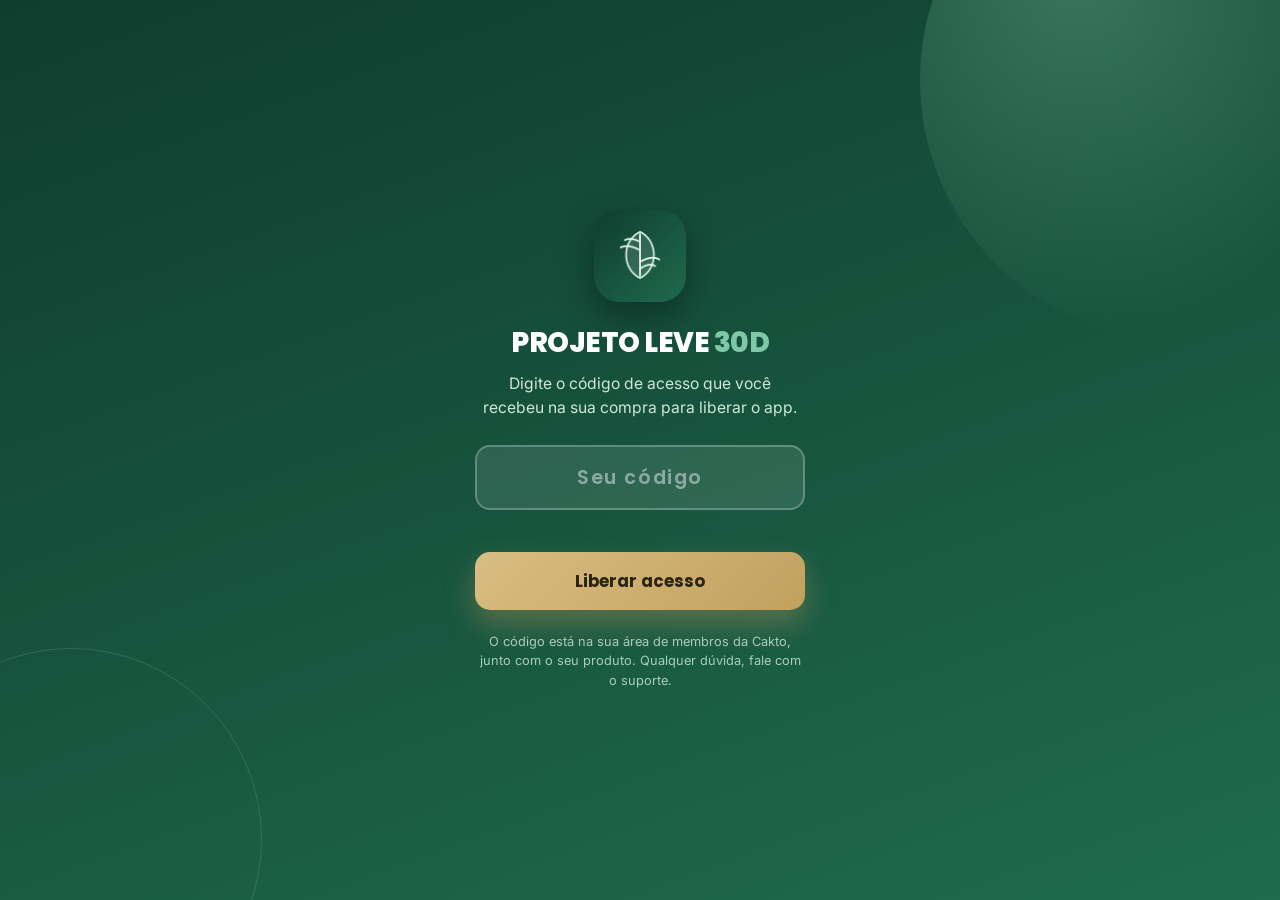
<file: ebooks/leve30d/app/index.html>
<!DOCTYPE html>
<html lang="pt-br">
<head>
<meta charset="UTF-8">
<meta name="viewport" content="width=device-width, initial-scale=1.0, viewport-fit=cover, maximum-scale=1">
<title>Projeto Leve 30D — App</title>
<meta name="theme-color" content="#0f3d2e">
<meta name="description" content="App do Projeto Leve 30D: cardápio, receitas, treinos e progresso.">
<link rel="manifest" href="manifest.webmanifest">
<link rel="icon" href="icons/favicon.png" type="image/png">
<link rel="apple-touch-icon" href="icons/apple-touch-icon.png">
<meta name="apple-mobile-web-app-capable" content="yes">
<meta name="apple-mobile-web-app-status-bar-style" content="black-translucent">
<meta name="apple-mobile-web-app-title" content="Leve 30D">
<meta name="mobile-web-app-capable" content="yes">
<link rel="preconnect" href="https://fonts.googleapis.com">
<link rel="preconnect" href="https://fonts.gstatic.com" crossorigin>
<link href="https://fonts.googleapis.com/css2?family=Poppins:wght@500;600;700;800&family=Inter:wght@400;500;600;700&display=swap" rel="stylesheet">
<style>
:root{
  --g900:#0f3d2e;--g800:#16513c;--g700:#1f6b4f;--g600:#2e8b62;--g500:#3ca579;--g400:#4cb888;--g300:#7fc8a6;
  --g100:#e3f3ea;--g50:#f1f9f4;--gold:#c2a15e;--gold2:#d8bd82;--warm:#e08a3c;
  --ink:#15241d;--muted:#5f6f67;--line:#e5ece8;--card:#ffffff;--card2:#fbfdfc;
  --bg1:#eef5f0;--bg2:#e5f0e9;--glowA:rgba(127,200,166,.5);--glowB:rgba(194,161,94,.22);
  --shadow:0 10px 30px rgba(15,61,46,.10);--shadow-sm:0 4px 14px rgba(15,61,46,.07);--shadow-lg:0 22px 50px rgba(15,61,46,.18);
  --head:'Poppins',sans-serif;--body:'Inter',sans-serif;
  --safe-b:env(safe-area-inset-bottom,0px);--safe-t:env(safe-area-inset-top,0px);
}
[data-theme="dark"]{
  --ink:#e9f3ee;--muted:#93a89e;--line:rgba(255,255,255,.09);--card:#12251d;--card2:#0f2018;
  --bg1:#08140f;--bg2:#0b1c15;--glowA:rgba(46,139,98,.30);--glowB:rgba(194,161,94,.14);--g50:#12251d;--g100:#173026;
  --shadow:0 12px 34px rgba(0,0,0,.45);--shadow-sm:0 4px 16px rgba(0,0,0,.4);--shadow-lg:0 22px 54px rgba(0,0,0,.6);
}
*{margin:0;padding:0;box-sizing:border-box;-webkit-tap-highlight-color:transparent}
html,body{height:100%}
body{font-family:var(--body);color:var(--ink);background:var(--bg1);-webkit-font-smoothing:antialiased;overscroll-behavior-y:none;position:relative;transition:background .3s,color .3s}
body::before{content:"";position:fixed;inset:0;z-index:-2;background:
  radial-gradient(900px 520px at 88% -8%,var(--glowA),transparent 60%),
  radial-gradient(760px 460px at -10% 12%,var(--glowB),transparent 60%),
  radial-gradient(700px 500px at 50% 118%,var(--glowA),transparent 62%),
  linear-gradient(180deg,var(--bg1),var(--bg2));}
body::after{content:"";position:fixed;inset:0;z-index:-1;opacity:.5;pointer-events:none;
  background-image:radial-gradient(rgba(15,61,46,.05) 1px,transparent 1px);background-size:22px 22px}
[data-theme="dark"] body::after{background-image:radial-gradient(rgba(255,255,255,.035) 1px,transparent 1px)}
h1,h2,h3,h4,.f-head{font-family:var(--head)}
img{max-width:100%;display:block}
button{font-family:inherit;cursor:pointer;border:none;background:none;color:inherit}
input{font-family:inherit}
.ic{display:inline-block;fill:none;stroke:currentColor;stroke-width:1.9;stroke-linecap:round;stroke-linejoin:round;width:24px;height:24px;flex:none}
.hide{display:none!important}

/* ===== GATE ===== */
#gate{position:fixed;inset:0;z-index:100;background:linear-gradient(160deg,#0f3d2e,#16513c 45%,#1f6b4f);
  color:#fff;display:flex;flex-direction:column;align-items:center;justify-content:center;padding:32px 26px;text-align:center;overflow:hidden}
#gate::before{content:"";position:absolute;width:520px;height:520px;border-radius:50%;top:-180px;right:-160px;
  background:radial-gradient(circle at 30% 30%,rgba(127,200,166,.35),transparent 70%)}
#gate::after{content:"";position:absolute;width:380px;height:380px;border-radius:50%;bottom:-130px;left:-120px;border:1px solid rgba(255,255,255,.12)}
#gate>*{position:relative;z-index:2}
#gate .logo{width:92px;height:92px;margin-bottom:20px;border-radius:26px;box-shadow:0 14px 34px rgba(0,0,0,.35)}
#gate h1{font-size:1.75rem;font-weight:800;letter-spacing:-.5px}
#gate h1 .hl{color:#7fc8a6}
#gate p{color:#cfe7da;margin:8px 0 26px;max-width:320px;font-size:.98rem;line-height:1.5}
#gate .field{width:100%;max-width:330px}
#gate input{width:100%;text-align:center;font-family:var(--head);font-weight:700;font-size:1.2rem;letter-spacing:.12em;
  padding:16px;border-radius:15px;border:2px solid rgba(255,255,255,.25);background:rgba(255,255,255,.1);color:#fff;outline:none}
#gate input::placeholder{color:rgba(255,255,255,.45);letter-spacing:.08em;text-transform:none;font-weight:600}
#gate input:focus{border-color:#7fc8a6;background:rgba(255,255,255,.16)}
#gate .err{color:#ffd7cf;font-size:.86rem;margin-top:10px;min-height:18px;font-weight:600}
#gate .unlock{width:100%;max-width:330px;margin-top:14px;background:linear-gradient(135deg,var(--gold2),var(--gold));color:#2a2410;
  font-family:var(--head);font-weight:700;font-size:1.05rem;padding:16px;border-radius:15px;box-shadow:0 14px 30px rgba(184,151,90,.4)}
#gate .help{margin-top:22px;font-size:.8rem;color:#a9cdbb;max-width:330px;line-height:1.5}
.shake{animation:shake .4s}
@keyframes shake{0%,100%{transform:none}20%,60%{transform:translateX(-8px)}40%,80%{transform:translateX(8px)}}

/* ===== SHELL ===== */
#app{display:none;min-height:100%;padding-bottom:calc(104px + var(--safe-b))}
.topbar{position:sticky;top:0;z-index:30;background:linear-gradient(180deg,rgba(15,61,46,.99),rgba(15,61,46,.94));
  color:#fff;padding:calc(12px + var(--safe-t)) 16px 12px;display:flex;align-items:center;justify-content:space-between;gap:10px;
  box-shadow:0 6px 20px rgba(15,61,46,.18)}
.topbar .tb-title{font-family:var(--head);font-weight:700;font-size:1.05rem;display:flex;align-items:center;gap:9px}
.topbar .tb-title img{width:28px;height:28px;border-radius:8px}
.topbar .tb-title .hl{color:#7fc8a6}
.tb-actions{display:flex;gap:8px}
.tb-btn{color:#dff0e6;width:40px;height:40px;border-radius:12px;display:flex;align-items:center;justify-content:center;background:rgba(255,255,255,.1)}
.tb-btn:active{transform:scale(.92)}

.view{padding:18px 16px 20px;max-width:680px;margin:0 auto;animation:fade .3s ease}
@keyframes fade{from{opacity:0;transform:translateY(8px)}to{opacity:1;transform:none}}
.vtitle{font-family:var(--head);font-weight:800;font-size:1.5rem;color:var(--ink);margin-bottom:3px;letter-spacing:-.5px}
.vsub{color:var(--muted);font-size:.92rem;margin-bottom:16px}
.section-h{font-family:var(--head);font-weight:700;color:var(--ink);font-size:1.05rem;margin:22px 0 11px;display:flex;align-items:center;gap:8px}
.section-h .ic{width:19px;height:19px;color:var(--g600)}

.card{background:var(--card);border:1px solid var(--line);border-radius:18px;padding:16px;box-shadow:var(--shadow-sm)}
.grid2{display:grid;grid-template-columns:1fr 1fr;gap:12px}
.tile{background:var(--card);border:1px solid var(--line);border-radius:18px;padding:15px;text-align:left;display:flex;flex-direction:column;gap:9px;box-shadow:var(--shadow-sm);transition:.15s;position:relative;overflow:hidden}
.tile:active{transform:scale(.97)}
.tile .ic-w{width:46px;height:46px;border-radius:13px;background:linear-gradient(135deg,var(--g600),var(--g500));color:#fff;display:flex;align-items:center;justify-content:center;box-shadow:0 6px 16px rgba(46,139,98,.3)}
.tile h4{font-family:var(--head);font-weight:700;font-size:1rem;color:var(--ink)}
.tile p{font-size:.78rem;color:var(--muted)}
.tile.gold .ic-w{background:linear-gradient(135deg,var(--gold2),var(--gold))}

/* HERO */
.hero{background:linear-gradient(135deg,#134634,#1f6b4f 70%,#2e8b62);color:#fff;border-radius:22px;padding:20px;
  display:flex;align-items:center;gap:16px;margin-bottom:14px;box-shadow:var(--shadow);position:relative;overflow:hidden}
.hero::after{content:"";position:absolute;width:220px;height:220px;border-radius:50%;top:-90px;right:-70px;
  background:radial-gradient(circle at 35% 35%,rgba(127,200,166,.45),transparent 70%)}
.ring{width:88px;height:88px;flex:none;position:relative;z-index:2}
.hero .h-t{font-family:var(--head);font-weight:700;font-size:1.15rem;position:relative;z-index:2}
.hero .h-s{color:#dff0e6;font-size:.85rem;margin-top:3px;position:relative;z-index:2}

/* streak strip */
.streak{display:flex;gap:10px;margin-bottom:14px}
.streak .s-item{flex:1;background:var(--card);border:1px solid var(--line);border-radius:16px;padding:12px;text-align:center;box-shadow:var(--shadow-sm)}
.streak .s-item .sn{font-family:var(--head);font-weight:800;font-size:1.5rem;line-height:1;display:flex;align-items:center;justify-content:center;gap:5px}
.streak .s-item.fire .sn{color:var(--warm)}
.streak .s-item.gold .sn{color:var(--gold)}
.streak .s-item.green .sn{color:var(--g600)}
.streak .s-item .sl{font-size:.7rem;color:var(--muted);margin-top:3px}
.streak .s-item .ic{width:18px;height:18px}

/* today card */
.today{background:var(--card);border:1px solid var(--line);border-radius:20px;padding:18px;box-shadow:var(--shadow);margin-bottom:14px;position:relative;overflow:hidden}
.today .tday-h{display:flex;align-items:center;justify-content:space-between;margin-bottom:8px}
.today .tday-h b{font-family:var(--head);font-weight:800;font-size:1.1rem;color:var(--ink)}
.today .tday-h .pill{font-family:var(--head);font-weight:700;font-size:.72rem;color:#fff;background:var(--g600);padding:4px 11px;border-radius:20px}
.today .tmeal{display:flex;gap:10px;padding:7px 0;border-bottom:1px solid var(--line);font-size:.88rem}
.today .tmeal:last-of-type{border:none}
.today .tmeal .mw{flex:0 0 84px;font-family:var(--head);font-weight:600;color:var(--g600);font-size:.74rem}
.today .tmeal .mt{flex:1;color:var(--ink)}
.today .tbtn{width:100%;margin-top:12px;background:linear-gradient(135deg,var(--g600),var(--g500));color:#fff;font-family:var(--head);font-weight:700;padding:14px;border-radius:14px;display:flex;align-items:center;justify-content:center;gap:8px;box-shadow:0 8px 20px rgba(46,139,98,.32)}

.actions{display:grid;grid-template-columns:1fr 1fr;gap:12px;margin-bottom:6px}
.abtn{display:flex;align-items:center;justify-content:center;gap:9px;font-family:var(--head);font-weight:700;font-size:.95rem;padding:15px;border-radius:14px;text-align:center;line-height:1.2}
.abtn.pdf{background:linear-gradient(135deg,var(--g600),var(--g500));color:#fff;box-shadow:0 8px 20px rgba(46,139,98,.32)}
.abtn.install{background:var(--card);color:var(--g700);border:1.5px solid var(--g300)}
[data-theme="dark"] .abtn.install{color:var(--g300)}

/* depoimento */
.depo{background:linear-gradient(135deg,var(--gold),#a9863f);color:#fff;border-radius:20px;padding:20px;margin-bottom:14px;box-shadow:var(--shadow)}
.depo b{font-family:var(--head);font-weight:800;font-size:1.1rem;display:block;margin-bottom:5px}
.depo p{font-size:.88rem;color:#fff5e6;margin-bottom:12px}
.depo a{display:inline-flex;align-items:center;gap:8px;background:#fff;color:#8a6a1e;font-family:var(--head);font-weight:700;padding:11px 18px;border-radius:12px;font-size:.9rem}
.depo .dismiss{color:#fff5e6;font-size:.8rem;margin-left:14px;text-decoration:underline}

/* list items */
.day-item{display:flex;align-items:center;gap:12px;background:var(--card);border:1px solid var(--line);border-radius:15px;padding:13px 14px;margin-bottom:10px;box-shadow:var(--shadow-sm);transition:.15s}
.day-item:active{transform:scale(.98)}
.day-item .dn{width:44px;height:44px;border-radius:13px;background:var(--g50);color:var(--g700);font-family:var(--head);font-weight:800;display:flex;align-items:center;justify-content:center;font-size:1.05rem;flex:none;border:1px solid var(--line)}
.day-item.done .dn{background:linear-gradient(135deg,var(--g600),var(--g500));color:#fff;border:none}
.day-item .di{flex:1;min-width:0}
.day-item .di b{font-family:var(--head);color:var(--ink);font-size:.98rem}
.day-item .di span{display:block;color:var(--muted);font-size:.8rem;white-space:nowrap;overflow:hidden;text-overflow:ellipsis}
.day-item .chev{color:var(--g300)}
.kbadge{font-family:var(--head);font-size:.72rem;color:var(--muted);flex:none}

.meal{display:flex;gap:12px;padding:12px 0;border-bottom:1px solid var(--line)}
.meal:last-child{border:none}
.meal .mw{flex:0 0 90px;font-family:var(--head);font-weight:600;color:var(--g600);font-size:.78rem}
.meal .mt{flex:1;font-size:.9rem}
.meal .mk{flex:none;color:var(--muted);font-size:.75rem}

/* search / chips */
.searchbar{display:flex;align-items:center;gap:9px;background:var(--card);border:1px solid var(--line);border-radius:14px;padding:12px 14px;margin-bottom:12px;box-shadow:var(--shadow-sm)}
.searchbar input{border:none;outline:none;flex:1;font-size:.95rem;background:none;color:var(--ink)}
.searchbar .ic{color:var(--muted)}
.chips{display:flex;gap:8px;overflow-x:auto;padding-bottom:10px;margin-bottom:4px;-webkit-overflow-scrolling:touch;scrollbar-width:none}
.chips::-webkit-scrollbar{display:none}
.chip{flex:none;font-family:var(--head);font-weight:600;font-size:.82rem;padding:8px 15px;border-radius:20px;background:var(--card);border:1px solid var(--line);color:var(--muted);display:flex;align-items:center;gap:6px}
.chip.active{background:var(--g700);color:#fff;border-color:var(--g700)}
.chip .ic{width:15px;height:15px}

.rec-item{background:var(--card);border:1px solid var(--line);border-left:4px solid var(--g500);border-radius:14px;padding:13px 15px;margin-bottom:10px;box-shadow:var(--shadow-sm);display:flex;align-items:center;gap:10px}
.rec-item .rc-main{flex:1;min-width:0}
.rec-item h4{font-family:var(--head);font-weight:700;color:var(--ink);font-size:1rem;margin-bottom:5px}
.rec-item .rm{display:flex;gap:12px;font-size:.76rem;color:var(--muted);font-family:var(--head)}
.rec-item .rm b{color:var(--g600)}
.cat-tag{display:inline-block;font-family:var(--head);font-weight:600;font-size:.68rem;color:var(--g600);background:var(--g50);padding:2px 9px;border-radius:20px;margin-bottom:6px}
.fav-btn{width:38px;height:38px;border-radius:50%;display:flex;align-items:center;justify-content:center;color:var(--muted);flex:none}
.fav-btn.on{color:#e0574c}
.fav-btn .ic{width:22px;height:22px}
.fav-btn.on .ic{fill:#e0574c;stroke:#e0574c}

/* sheet */
.sheet{position:fixed;inset:0;z-index:60;background:rgba(9,24,18,.55);display:flex;align-items:flex-end;justify-content:center;opacity:0;pointer-events:none;transition:.22s;backdrop-filter:blur(2px)}
.sheet.open{opacity:1;pointer-events:auto}
.sheet-inner{background:var(--card);width:100%;max-width:680px;max-height:90vh;overflow-y:auto;border-radius:24px 24px 0 0;padding:18px 18px calc(26px + var(--safe-b));transform:translateY(100%);transition:.3s cubic-bezier(.2,.8,.2,1)}
.sheet.open .sheet-inner{transform:none}
.sheet-grab{width:44px;height:5px;border-radius:3px;background:var(--line);margin:0 auto 14px}
.sheet h3{font-family:var(--head);font-weight:800;color:var(--ink);font-size:1.3rem;margin-bottom:6px}
.sheet .rm{display:flex;gap:14px;font-size:.82rem;color:var(--muted);font-family:var(--head);margin-bottom:14px;flex-wrap:wrap}
.sheet .rm b{color:var(--g600)}
.sub-h{font-family:var(--head);font-weight:700;color:var(--g600);font-size:.82rem;text-transform:uppercase;letter-spacing:.04em;margin:16px 0 7px}
.sheet ul,.sheet ol{padding-left:18px}
.sheet li{margin:5px 0;font-size:.92rem}
.sheet-close{position:sticky;top:0;float:right;color:var(--muted);width:34px;height:34px;border-radius:50%;background:var(--g50);display:flex;align-items:center;justify-content:center;margin:-2px -2px 0 0;border:1px solid var(--line)}

/* counters / progress */
.counter{display:flex;align-items:center;justify-content:space-between;gap:14px}
.counter .cbtn{width:54px;height:54px;border-radius:50%;background:var(--g50);color:var(--g700);font-size:1.7rem;font-weight:700;display:flex;align-items:center;justify-content:center;border:1.5px solid var(--line)}
.counter .cbtn:active{transform:scale(.92)}
.counter .cval{text-align:center}
.counter .cval b{font-family:var(--head);font-weight:800;font-size:2.1rem;color:var(--g600);display:block;line-height:1}
.counter .cval span{font-size:.78rem;color:var(--muted)}
.watergrid{display:flex;flex-wrap:wrap;gap:7px;margin-top:14px;justify-content:center}
.wcup{width:26px;height:32px;border:2px solid var(--g300);border-radius:4px 4px 8px 8px;transition:.15s}
.wcup.full{background:var(--g500);border-color:var(--g500)}
.hab{display:flex;align-items:center;gap:12px;padding:12px 0;border-bottom:1px solid var(--line)}
.hab:last-child{border:none}
.hab .box{width:26px;height:26px;border-radius:8px;border:2px solid var(--g400);flex:none;display:flex;align-items:center;justify-content:center;color:#fff}
.hab.on .box{background:var(--g600);border-color:var(--g600)}
.hab span{font-size:.95rem}
.hab.on span{color:var(--muted);text-decoration:line-through}
.winput{display:flex;gap:8px;margin-top:10px}
.winput input{flex:1;border:1px solid var(--line);border-radius:12px;padding:12px;font-size:1rem;outline:none;background:var(--card2);color:var(--ink)}
.winput button{background:var(--g600);color:#fff;font-family:var(--head);font-weight:700;padding:0 18px;border-radius:12px}
.chart{width:100%;height:150px;margin-top:8px}
.wlog{margin-top:10px}
.wlog-row{display:flex;justify-content:space-between;padding:8px 0;border-bottom:1px solid var(--line);font-size:.9rem}
.wlog-row b{font-family:var(--head);color:var(--g600)}

/* timer */
.timer{text-align:center;padding:12px 0}
.timer .tt{font-family:var(--head);font-weight:800;font-size:3.6rem;color:var(--g600);line-height:1;letter-spacing:-1px}
.timer .ts{color:var(--muted);font-size:.88rem;margin-top:6px;min-height:20px}
.timer .tround{font-family:var(--head);font-weight:700;color:var(--gold);font-size:.8rem;margin-top:4px}
.timer-ctrls{display:flex;gap:8px;justify-content:center;margin-top:16px;flex-wrap:wrap}
.timer-ctrls button{font-family:var(--head);font-weight:700;padding:11px 18px;border-radius:12px}
.timer-ctrls .go{background:var(--g600);color:#fff}
.timer-ctrls .rs{background:var(--g50);color:var(--g700);border:1px solid var(--line)}
.timer-ctrls .rs.active{background:var(--g600);color:#fff}
.ex-row{display:flex;align-items:center;gap:12px;padding:12px 0;border-bottom:1px solid var(--line)}
.ex-row:last-child{border:none}
.ex-row.now{background:var(--g50);border-radius:10px;padding:12px 10px}
.ex-row .exn{flex:1}
.ex-row .exn b{font-family:var(--head);color:var(--ink);font-size:.95rem;font-weight:600}
.ex-row .exn span{display:block;color:var(--muted);font-size:.78rem}
.ex-row .exs{font-family:var(--head);font-weight:700;color:var(--g600);font-size:.85rem;text-align:right}

/* shopping */
.shopcat{font-family:var(--head);font-weight:700;color:#fff;background:linear-gradient(90deg,var(--g800),var(--g700));padding:10px 15px;border-radius:12px;margin:16px 0 8px;font-size:.95rem}
.shop-item{display:flex;align-items:center;gap:11px;padding:9px 2px;border-bottom:1px solid var(--line)}
.shop-item .box{width:22px;height:22px;border-radius:7px;border:2px solid var(--g500);flex:none;display:flex;align-items:center;justify-content:center;color:#fff}
.shop-item.on .box{background:var(--g600);border-color:var(--g600)}
.shop-item.on span{color:var(--muted);text-decoration:line-through}

/* bônus / desafio */
.bcard{background:var(--card);border:1px solid var(--line);border-radius:14px;padding:13px 15px;margin-bottom:9px;box-shadow:var(--shadow-sm)}
.bcard .bn{font-family:var(--head);font-weight:700;color:var(--ink);font-size:.95rem}
.bcard .bd{color:var(--muted);font-size:.82rem;margin-top:2px}
.bcard .bk{font-family:var(--head);font-size:.72rem;color:var(--g600);float:right}
.desafio-item{display:flex;align-items:center;gap:12px;background:var(--card);border:1px solid var(--line);border-radius:14px;padding:12px 14px;margin-bottom:9px;box-shadow:var(--shadow-sm)}
.desafio-item .dn{width:40px;height:40px;border-radius:12px;background:var(--g50);color:var(--g700);font-family:var(--head);font-weight:800;display:flex;align-items:center;justify-content:center;flex:none;font-size:.85rem;border:1px solid var(--line)}
.desafio-item.on .dn{background:var(--g600);color:#fff;border:none}
.desafio-item .di{flex:1}
.desafio-item .di b{font-size:.9rem;color:var(--ink)}
.desafio-item .di span{display:block;font-size:.78rem;color:var(--muted)}
.desafio-item .box{width:24px;height:24px;border-radius:7px;border:2px solid var(--g500);flex:none;display:flex;align-items:center;justify-content:center;color:#fff}
.desafio-item.on .box{background:var(--g600);border-color:var(--g600)}

/* conquistas */
.ach-grid{display:grid;grid-template-columns:1fr 1fr;gap:12px}
.ach{background:var(--card);border:1px solid var(--line);border-radius:16px;padding:16px;text-align:center;box-shadow:var(--shadow-sm);opacity:.55;filter:grayscale(.6)}
.ach.on{opacity:1;filter:none;border-color:var(--gold)}
.ach .medal{width:52px;height:52px;border-radius:50%;margin:0 auto 8px;background:var(--g50);color:var(--muted);display:flex;align-items:center;justify-content:center}
.ach.on .medal{background:linear-gradient(135deg,var(--gold2),var(--gold));color:#fff;box-shadow:0 8px 18px rgba(184,151,90,.4)}
.ach b{font-family:var(--head);font-size:.9rem;color:var(--ink);display:block}
.ach span{font-size:.74rem;color:var(--muted)}

/* article */
.article{background:var(--card);border:1px solid var(--line);border-radius:18px;padding:18px;box-shadow:var(--shadow-sm)}
.article .glead{font-size:1.02rem;color:var(--g600);font-weight:500;margin-bottom:10px}
.article h3{font-family:var(--head);color:var(--ink);font-size:1.15rem;margin:18px 0 6px}
.article h4{font-family:var(--head);color:var(--g600);font-size:1rem;margin:14px 0 4px}
.article p{margin:0 0 10px;font-size:.95rem;line-height:1.6}
.article ul,.article ol{padding-left:20px;margin:0 0 10px}
.article li{margin:4px 0;font-size:.94rem}
.article blockquote{border-left:4px solid var(--g500);background:var(--g50);padding:12px 14px;border-radius:0 10px 10px 0;margin:12px 0;font-family:var(--head);color:var(--ink)}
.article blockquote cite{display:block;margin-top:6px;font-size:.8rem;color:var(--muted);font-style:normal}
.article .gbox{background:var(--g50);border:1px solid var(--line);border-radius:12px;padding:12px 14px;margin:12px 0;font-size:.92rem}
.article .gbox b{font-family:var(--head);color:var(--ink);display:block;margin-bottom:3px}
.article .gbox-warn{background:rgba(224,138,60,.1);border-color:rgba(224,138,60,.3)}.article .gbox-warn b{color:var(--warm)}
.article .gbox-tip{background:rgba(60,165,121,.1);border-color:rgba(60,165,121,.3)}.article .gbox-tip b{color:var(--g600)}
.article .gtblwrap{overflow-x:auto;margin:12px 0}
.article .gtbl{width:100%;border-collapse:collapse;font-size:.86rem;min-width:340px}
.article .gtbl th{background:var(--g700);color:#fff;text-align:left;padding:8px 10px;font-family:var(--head);font-weight:600}
.article .gtbl td{padding:7px 10px;border-bottom:1px solid var(--line)}
.article .gchk{list-style:none;padding-left:0}
.article .gchk li{padding-left:26px;position:relative}
.article .gchk li::before{content:"";position:absolute;left:0;top:3px;width:15px;height:15px;border:2px solid var(--g500);border-radius:4px}
.article .gstats{display:flex;gap:8px;margin:12px 0}
.article .gstats div{flex:1;background:var(--g50);border-radius:10px;padding:10px;text-align:center}
.article .gstats b{font-family:var(--head);font-size:1.3rem;color:var(--g600);display:block}
.article .gstats span{font-size:.72rem;color:var(--muted)}

/* config */
.cfg-row{display:flex;align-items:center;justify-content:space-between;gap:12px;padding:15px 0;border-bottom:1px solid var(--line)}
.cfg-row:last-child{border:none}
.cfg-row .ci{display:flex;align-items:center;gap:12px}
.cfg-row .ci .ic{color:var(--g600)}
.cfg-row .ci b{font-family:var(--head);font-weight:600;font-size:.95rem;color:var(--ink);display:block}
.cfg-row .ci span{font-size:.78rem;color:var(--muted)}
.switch{width:50px;height:29px;border-radius:20px;background:var(--line);position:relative;transition:.2s;flex:none}
.switch.on{background:var(--g500)}
.switch::after{content:"";position:absolute;width:23px;height:23px;border-radius:50%;background:#fff;top:3px;left:3px;transition:.2s;box-shadow:0 2px 5px rgba(0,0,0,.2)}
.switch.on::after{left:24px}
.cfg-btn{width:100%;padding:14px;border-radius:13px;font-family:var(--head);font-weight:700;background:var(--g50);color:var(--g700);border:1px solid var(--line);margin-top:10px;display:flex;align-items:center;justify-content:center;gap:8px}

/* bottom nav — barra fixa embaixo */
.tabbar{position:fixed;bottom:0;left:0;right:0;z-index:40;background:var(--card);border-top:1px solid var(--line);
  display:flex;gap:4px;padding:8px 8px calc(8px + var(--safe-b));max-width:520px;margin:0 auto;
  border-radius:20px 20px 0 0;box-shadow:0 -8px 26px rgba(15,61,46,.12)}
[data-theme="dark"] .tabbar{background:#102019;box-shadow:0 -8px 30px rgba(0,0,0,.5)}
.tab{flex:1;display:flex;flex-direction:column;align-items:center;gap:3px;color:var(--muted);font-family:var(--head);
  font-weight:600;font-size:.62rem;padding:8px 0 6px;border-radius:16px;transition:.2s;position:relative}
.tab .ic{width:22px;height:22px;transition:.2s}
.tab.active{color:#fff;background:linear-gradient(135deg,var(--g600),var(--g500));box-shadow:0 6px 16px rgba(46,139,98,.38)}
.tab.active .ic{transform:translateY(-1px) scale(1.05)}
.tab:not(.active):active{background:var(--g50)}

/* modais */
.imodal,.onb{position:fixed;inset:0;z-index:80;background:rgba(9,24,18,.6);display:none;align-items:center;justify-content:center;padding:24px;backdrop-filter:blur(3px)}
.imodal.open,.onb.open{display:flex}
.imodal .box,.onb .box{background:var(--card);border-radius:22px;padding:24px;max-width:410px;width:100%;box-shadow:var(--shadow-lg);animation:pop .25s ease}
@keyframes pop{from{opacity:0;transform:scale(.94)}to{opacity:1;transform:none}}
.imodal h3,.onb h3{font-family:var(--head);font-weight:800;color:var(--ink);font-size:1.25rem;margin-bottom:6px}
.imodal p,.onb p{color:var(--muted);font-size:.9rem;margin-bottom:8px}
.imodal ol{padding-left:20px;margin:10px 0;font-size:.92rem}.imodal li{margin:6px 0}
.imodal .close,.onb .prim{width:100%;margin-top:14px;background:linear-gradient(135deg,var(--g600),var(--g500));color:#fff;font-family:var(--head);font-weight:700;padding:14px;border-radius:13px}
.onb .skip{width:100%;margin-top:8px;color:var(--muted);font-size:.85rem;padding:8px}
.onb label{font-family:var(--head);font-weight:600;font-size:.85rem;color:var(--ink);display:block;margin:12px 0 5px}
.onb input{width:100%;border:1px solid var(--line);border-radius:12px;padding:14px;font-size:1.05rem;outline:none;background:var(--card2);color:var(--ink)}
.imodal .os-tabs{display:flex;gap:8px;margin-bottom:12px}
.imodal .os-tab{flex:1;text-align:center;font-family:var(--head);font-weight:600;font-size:.85rem;padding:8px;border-radius:10px;background:var(--g50);color:var(--muted)}
.imodal .os-tab.active{background:var(--g700);color:#fff}

/* toast */
.toast{position:fixed;left:50%;bottom:calc(96px + var(--safe-b));transform:translateX(-50%) translateY(20px);z-index:90;
  background:var(--g900);color:#fff;padding:13px 20px;border-radius:14px;font-family:var(--head);font-weight:600;font-size:.9rem;
  display:flex;align-items:center;gap:9px;box-shadow:var(--shadow-lg);opacity:0;pointer-events:none;transition:.3s;max-width:90%}
.toast.show{opacity:1;transform:translateX(-50%) translateY(0)}
.toast .ic{color:var(--gold2)}
.empty{text-align:center;color:var(--muted);padding:40px 20px;font-size:.9rem}
.backlink{display:inline-flex;align-items:center;gap:5px;font-family:var(--head);font-weight:600;font-size:.85rem;color:var(--g600);margin-bottom:12px;background:var(--card);border:1px solid var(--line);padding:8px 14px;border-radius:20px}

/* ===== v3 components ===== */
/* install/browser banner */
.ibanner{background:linear-gradient(135deg,var(--gold),#a9863f);color:#fff;border-radius:16px;padding:14px 16px;margin-bottom:14px;display:flex;align-items:center;gap:12px;box-shadow:var(--shadow-sm)}
.ibanner .ic{flex:none}
.ibanner b{font-family:var(--head);font-weight:700;font-size:.92rem;display:block}
.ibanner span{font-size:.8rem;color:#fff5e6}
.ibanner .x{margin-left:auto;color:#fff5e6;padding:6px}
.ibanner button.act{background:#fff;color:#8a6a1e;font-family:var(--head);font-weight:700;font-size:.82rem;padding:8px 12px;border-radius:10px;white-space:nowrap}

/* frase do dia */
.frase{background:var(--card);border:1px solid var(--line);border-left:4px solid var(--gold);border-radius:14px;padding:13px 16px;margin-bottom:14px;font-family:var(--head);font-style:italic;color:var(--ink);font-size:.92rem;box-shadow:var(--shadow-sm);display:flex;gap:10px;align-items:center}
.frase .ic{color:var(--gold);flex:none}

/* meta calórica banner */
.metabar{display:flex;gap:10px;margin-bottom:14px}
.metabar .m{flex:1;background:var(--card);border:1px solid var(--line);border-radius:14px;padding:12px;text-align:center;box-shadow:var(--shadow-sm)}
.metabar .m b{font-family:var(--head);font-weight:800;font-size:1.2rem;color:var(--g600);display:block;line-height:1.1}
.metabar .m span{font-size:.68rem;color:var(--muted)}
.metabar .m.warn b{color:var(--warm)}

/* weekly summary */
.week{background:linear-gradient(135deg,var(--g700),var(--g600));color:#fff;border-radius:18px;padding:16px 18px;margin-bottom:14px;box-shadow:var(--shadow)}
.week b.wt{font-family:var(--head);font-weight:700;font-size:1.02rem;display:flex;align-items:center;gap:8px}
.week .wrow{display:flex;gap:10px;margin-top:12px}
.week .wrow .wi{flex:1;text-align:center;background:rgba(255,255,255,.1);border-radius:12px;padding:9px 4px}
.week .wrow .wi b{font-family:var(--head);font-weight:800;font-size:1.2rem;display:block}
.week .wrow .wi span{font-size:.66rem;color:#dff0e6}

/* heatmap */
.heat{display:grid;grid-template-columns:repeat(10,1fr);gap:6px;margin-top:6px}
.heat .hc{aspect-ratio:1;border-radius:6px;background:var(--g50);border:1px solid var(--line);display:flex;align-items:center;justify-content:center;font-size:.6rem;color:var(--muted);font-family:var(--head)}
.heat .hc.l1{background:#bfe3ce;border-color:#a5d6b9;color:#2a6b4c}
.heat .hc.l2{background:var(--g500);border-color:var(--g500);color:#fff}
.heat .hc.l3{background:var(--g700);border-color:var(--g700);color:#fff}

/* projeção */
.proj{background:var(--g50);border:1px solid var(--g100);border-radius:12px;padding:13px 15px;margin-top:12px;font-size:.9rem;color:var(--ink)}
.proj b{font-family:var(--head);color:var(--g700)}

/* fotos */
.photos{display:flex;gap:10px;overflow-x:auto;padding-bottom:6px;margin-top:6px;scrollbar-width:none}
.photos::-webkit-scrollbar{display:none}
.photo{flex:none;width:100px;height:130px;border-radius:12px;object-fit:cover;border:1px solid var(--line);position:relative}
.photo-wrap{flex:none;position:relative}
.photo-wrap .plabel{position:absolute;bottom:0;left:0;right:0;background:rgba(15,61,46,.75);color:#fff;font-size:.62rem;padding:3px;text-align:center;border-radius:0 0 12px 12px;font-family:var(--head)}
.photo-wrap .pdel{position:absolute;top:4px;right:4px;background:rgba(0,0,0,.5);color:#fff;width:22px;height:22px;border-radius:50%;display:flex;align-items:center;justify-content:center}
.addphoto{flex:none;width:100px;height:130px;border-radius:12px;border:2px dashed var(--g300);display:flex;flex-direction:column;align-items:center;justify-content:center;gap:6px;color:var(--g600);font-family:var(--head);font-size:.72rem;font-weight:600}
.compare{display:flex;gap:8px;margin-top:12px}
.compare .cc{flex:1;text-align:center}
.compare .cc img{width:100%;border-radius:12px;border:1px solid var(--line)}
.compare .cc span{font-size:.72rem;color:var(--muted);font-family:var(--head);display:block;margin-top:4px}

/* diário */
.diary-in{width:100%;border:1px solid var(--line);border-radius:12px;padding:12px;font-size:.95rem;background:var(--card2);color:var(--ink);outline:none;resize:vertical;min-height:70px;font-family:var(--body)}
.moods{display:flex;gap:8px;margin:8px 0}
.mood{flex:1;text-align:center;padding:10px 0;border-radius:12px;background:var(--g50);border:1px solid var(--line);font-size:1.3rem}
.mood.on{background:var(--g600);transform:scale(1.05)}

/* circuit settings */
.circ-cfg{display:flex;gap:8px;justify-content:center;margin-top:10px;align-items:center;flex-wrap:wrap;font-size:.8rem;color:var(--muted);font-family:var(--head)}
.circ-cfg input{width:52px;text-align:center;border:1px solid var(--line);border-radius:8px;padding:6px;background:var(--card2);color:var(--ink)}

/* exercise illustration */
.ex-fig{width:44px;height:50px;flex:none;color:var(--g700)}
.ex-fig svg{width:100%;height:100%}
[data-theme="dark"] .ex-fig{color:var(--g300)}

/* sort menu */
.sortbar{display:flex;gap:8px;align-items:center;margin-bottom:10px;overflow-x:auto;scrollbar-width:none}
.sortbar::-webkit-scrollbar{display:none}
.sortbar .lbl{font-size:.78rem;color:var(--muted);font-family:var(--head);flex:none}

/* reward */
.reward{background:linear-gradient(135deg,#e7c877,var(--gold));color:#4a3a12;border-radius:14px;padding:13px 15px;margin-bottom:10px;display:flex;align-items:center;gap:12px;box-shadow:var(--shadow-sm)}
.reward .ic{flex:none}
.reward b{font-family:var(--head);font-weight:700;font-size:.92rem;display:block}
.reward span{font-size:.78rem}
.reward.lock{background:var(--g50);color:var(--muted);border:1px solid var(--line)}

canvas.sharecv{display:none}
</style>
</head>
<body>

<!-- GATE -->
<div id="gate">
  <img class="logo" src="icons/icon-192.png" alt="">
  <h1>PROJETO LEVE <span class="hl">30D</span></h1>
  <p>Digite o código de acesso que você recebeu na sua compra para liberar o app.</p>
  <div class="field">
    <input id="code" type="text" inputmode="text" autocomplete="off" autocapitalize="off" placeholder="Seu código" maxlength="24">
    <div class="err" id="codeErr"></div>
    <button class="unlock" id="unlockBtn">Liberar acesso</button>
  </div>
  <div class="help">O código está na sua área de membros da Cakto, junto com o seu produto. Qualquer dúvida, fale com o suporte.</div>
</div>

<!-- APP -->
<div id="app">
  <div class="topbar">
    <div class="tb-title"><img src="icons/icon-192.png" alt="">Projeto Leve <span class="hl">30D</span></div>
    <div class="tb-actions">
      <button class="tb-btn" id="topSearch" title="Buscar"><svg class="ic"><use href="#i-search"/></svg></button>
      <button class="tb-btn" id="topInstall" title="Instalar"><svg class="ic"><use href="#i-download"/></svg></button>
      <button class="tb-btn" id="topCfg" title="Ajustes"><svg class="ic"><use href="#i-gear"/></svg></button>
    </div>
  </div>
  <main id="viewRoot"></main>
</div>

<nav class="tabbar hide" id="tabbar">
  <button class="tab active" data-view="home"><svg class="ic"><use href="#i-home"/></svg>Início</button>
  <button class="tab" data-view="cardapio"><svg class="ic"><use href="#i-cal"/></svg>Cardápio</button>
  <button class="tab" data-view="receitas"><svg class="ic"><use href="#i-food"/></svg>Receitas</button>
  <button class="tab" data-view="treinos"><svg class="ic"><use href="#i-dumbbell"/></svg>Treinos</button>
  <button class="tab" data-view="progresso"><svg class="ic"><use href="#i-chart"/></svg>Progresso</button>
</nav>

<div class="sheet" id="sheet"><div class="sheet-inner" id="sheetInner"></div></div>
<div class="imodal" id="imodal"><div class="box" id="imodalBox"></div></div>
<div class="onb" id="onb"><div class="box" id="onbBox"></div></div>
<div class="toast" id="toast"></div>

<svg width="0" height="0" style="position:absolute" aria-hidden="true"><defs>
  <symbol id="i-home" viewBox="0 0 24 24"><path d="M4 11l8-7 8 7"/><path d="M6 10v9h12v-9"/><path d="M10 19v-5h4v5"/></symbol>
  <symbol id="i-cal" viewBox="0 0 24 24"><rect x="4" y="5" width="16" height="16" rx="2.5"/><path d="M4 9.5h16M8.5 3v4M15.5 3v4"/></symbol>
  <symbol id="i-food" viewBox="0 0 24 24"><path d="M5 3v8a2 2 0 0 0 4 0V3M7 3v18M16 3c-1.5 0-2.5 2-2.5 5s1 4 2.5 4 2.5-1 2.5-4-1-5-2.5-5zM16 12v9"/></symbol>
  <symbol id="i-dumbbell" viewBox="0 0 24 24"><path d="M3 9v6M6 7v10M18 7v10M21 9v6M6 12h12"/></symbol>
  <symbol id="i-chart" viewBox="0 0 24 24"><path d="M4 20V4M4 20h16"/><path d="M8 16v-4M12 16V8M16 16v-7"/></symbol>
  <symbol id="i-download" viewBox="0 0 24 24"><path d="M12 4v11M7 11l5 5 5-5"/><path d="M5 20h14"/></symbol>
  <symbol id="i-book" viewBox="0 0 24 24"><path d="M6 4h10a2 2 0 0 1 2 2v14H8a2 2 0 0 1-2-2z"/><path d="M6 18a2 2 0 0 1 2-2h10"/></symbol>
  <symbol id="i-cart" viewBox="0 0 24 24"><circle cx="9.5" cy="20" r="1.4"/><circle cx="17.5" cy="20" r="1.4"/><path d="M2.5 3.5H5l2.4 12.5h10l1.9-9H6"/></symbol>
  <symbol id="i-water" viewBox="0 0 24 24"><path d="M12 3.2s6 6.4 6 11a6 6 0 0 1-12 0c0-4.6 6-11 6-11z"/></symbol>
  <symbol id="i-guide" viewBox="0 0 24 24"><path d="M4 6a2 2 0 0 1 2-2h13v15H6a2 2 0 0 0-2 2z"/><path d="M9 8h7M9 12h7"/></symbol>
  <symbol id="i-chev" viewBox="0 0 24 24"><path d="M9 6l6 6-6 6"/></symbol>
  <symbol id="i-close" viewBox="0 0 24 24"><path d="M6 6l12 12M18 6L6 18"/></symbol>
  <symbol id="i-check" viewBox="0 0 24 24"><path d="M5 13l4 4L19 7"/></symbol>
  <symbol id="i-clock" viewBox="0 0 24 24"><circle cx="12" cy="12" r="9"/><path d="M12 7.5V12l3 2"/></symbol>
  <symbol id="i-heart" viewBox="0 0 24 24"><path d="M12 20.4C12 20.4 3.6 15.2 3.6 9.2C3.6 6.3 5.9 4.2 8.5 4.2C10.2 4.2 11.4 5.1 12 6.2C12.6 5.1 13.8 4.2 15.5 4.2C18.1 4.2 20.4 6.3 20.4 9.2C20.4 15.2 12 20.4 12 20.4Z"/></symbol>
  <symbol id="i-search" viewBox="0 0 24 24"><circle cx="11" cy="11" r="7"/><path d="m20 20-3.2-3.2"/></symbol>
  <symbol id="i-camera" viewBox="0 0 24 24"><path d="M4 8h3l1.5-2h7L17 8h3a1 1 0 0 1 1 1v9a1 1 0 0 1-1 1H4a1 1 0 0 1-1-1V9a1 1 0 0 1 1-1z"/><circle cx="12" cy="13" r="3.4"/></symbol>
  <symbol id="i-refresh" viewBox="0 0 24 24"><path d="M4 9a8 8 0 0 1 13.3-3.3L20 8"/><path d="M20 4v4h-4"/><path d="M20 15a8 8 0 0 1-13.3 3.3L4 16"/><path d="M4 20v-4h4"/></symbol>
  <symbol id="i-sliders" viewBox="0 0 24 24"><path d="M4 8h10M18 8h2M4 16h4M12 16h8"/><circle cx="15" cy="8" r="2"/><circle cx="9" cy="16" r="2"/></symbol>
  <symbol id="i-swap" viewBox="0 0 24 24"><path d="M4 7h13l-3-3M20 17H7l3 3"/></symbol>
  <symbol id="i-target" viewBox="0 0 24 24"><circle cx="12" cy="12" r="9"/><circle cx="12" cy="12" r="5"/><circle cx="12" cy="12" r="1.4"/></symbol>
  <symbol id="i-book2" viewBox="0 0 24 24"><path d="M6 4h9a2 2 0 0 1 2 2v14H8a2 2 0 0 1-2-2z"/><path d="M6 18a2 2 0 0 1 2-2h9"/></symbol>
  <symbol id="i-pen" viewBox="0 0 24 24"><path d="M4 20h4L18 10l-4-4L4 16z"/><path d="M14 6l4 4"/></symbol>
  <symbol id="i-trophy" viewBox="0 0 24 24"><path d="M8 4h8v4a4 4 0 0 1-8 0zM6 5H4v2a3 3 0 0 0 3 3M18 5h2v2a3 3 0 0 1-3 3M10 12v3M14 12v3M8 20h8M9 17h6l1 3H8z"/></symbol>
  <symbol id="i-flame" viewBox="0 0 24 24"><path d="M12 3c1 3-1 4-1 6a2 2 0 0 0 4 0c0-1 .5-2 .5-2 1.5 1.5 2.5 3.5 2.5 6a6 6 0 0 1-12 0c0-3 2-5 3-7 .8-1.5 2-2 3-3z"/></symbol>
  <symbol id="i-gift" viewBox="0 0 24 24"><rect x="4" y="9" width="16" height="11" rx="1.5"/><path d="M3 9h18M12 9v11M12 9c-1-3-6-4-6-1s5 1 6 1zM12 9c1-3 6-4 6-1s-5 1-6 1z"/></symbol>
  <symbol id="i-gear" viewBox="0 0 24 24"><circle cx="12" cy="12" r="3.2"/><path d="M12 3v2.5M12 18.5V21M5.6 5.6l1.8 1.8M16.6 16.6l1.8 1.8M3 12h2.5M18.5 12H21M5.6 18.4l1.8-1.8M16.6 7.4l1.8-1.8"/></symbol>
  <symbol id="i-moon" viewBox="0 0 24 24"><path d="M20 14a8 8 0 1 1-10-10 6 6 0 0 0 10 10z"/></symbol>
  <symbol id="i-bell" viewBox="0 0 24 24"><path d="M6 9a6 6 0 0 1 12 0c0 5 2 6 2 6H4s2-1 2-6zM10 19a2 2 0 0 0 4 0"/></symbol>
  <symbol id="i-medal" viewBox="0 0 24 24"><circle cx="12" cy="14" r="6"/><path d="M12 11l1 2 2 .2-1.5 1.4.4 2-1.9-1-1.9 1 .4-2L9 13.2l2-.2zM8 3l2 5M16 3l-2 5"/></symbol>
  <symbol id="i-play" viewBox="0 0 24 24"><path d="M7 4l13 8-13 8z"/></symbol>
  <symbol id="i-leaf" viewBox="0 0 24 24"><path d="M5 19c0-8 6-13 14-13 0 8-5 14-13 14-1 0-1-1-1-1zM5 19c2-4 5-6 9-7"/></symbol>
  <symbol id="i-share" viewBox="0 0 24 24"><path d="M12 3v13M8 7l4-4 4 4M6 13v6a1 1 0 0 0 1 1h10a1 1 0 0 0 1-1v-6"/></symbol>
  <symbol id="i-star" viewBox="0 0 24 24"><path d="M12 3.5l2.6 5.3 5.9.9-4.3 4.1 1 5.8-5.2-2.7-5.2 2.7 1-5.8L3.5 9.7l5.9-.9z"/></symbol>
</defs></svg>

<script src="app_data.js"></script>
<script src="app.js"></script>
</body>
</html>
</file>
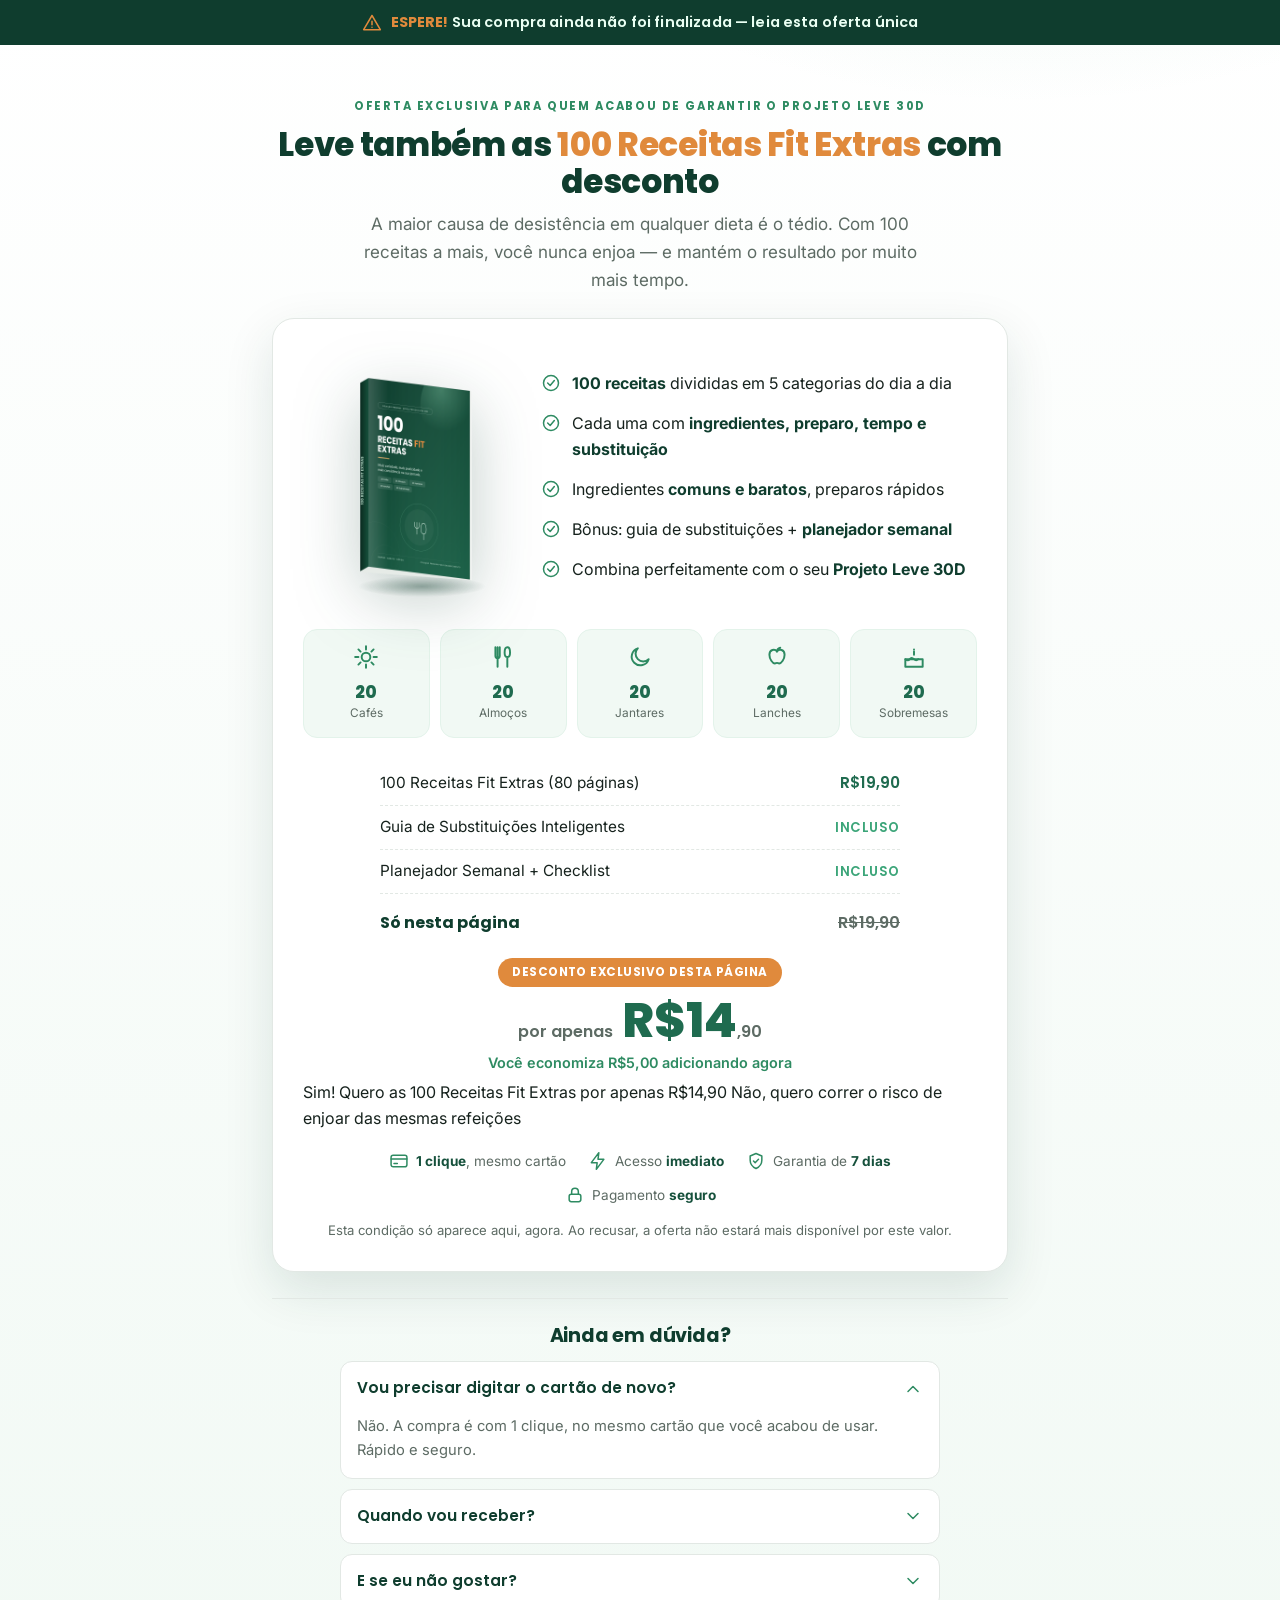
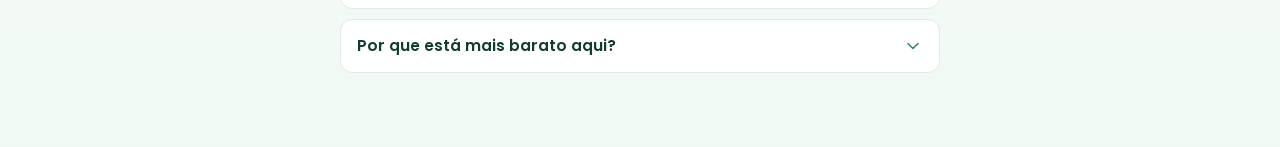
<file: ebooks/leve30d/upsell/index.html>
<!DOCTYPE html>
<html lang="pt-br">
<head>
<meta charset="UTF-8">
<meta name="viewport" content="width=device-width, initial-scale=1.0">
<title>Oferta Exclusiva — 100 Receitas Fit Extras</title>
<meta name="robots" content="noindex">
<link rel="icon" href="https://i.postimg.cc/25tgbP7P/LOGO-ICO.png" type="image/png">
<link rel="preconnect" href="https://fonts.googleapis.com">
<link rel="preconnect" href="https://fonts.gstatic.com" crossorigin>
<link href="https://fonts.googleapis.com/css2?family=Poppins:wght@400;500;600;700;800&family=Inter:wght@400;500;600;700&display=swap" rel="stylesheet">

<!--
  ====== PÁGINA DE UPSELL (CAKTO) ======
  Hospede esta página e informe a URL dela na configuração do UPSELL na Cakto.
  Os botões são componentes oficiais da Cakto — NÃO altere os atributos
  offer-id / app-base-url / urls. O <script> no final é obrigatório.
  Para mudar o preço exibido, procure por "PREÇO".
-->

<style>
:root{
  --g900:#0f3d2e;--g800:#16513c;--g700:#1f6b4f;--g600:#2e8b62;--g500:#3ca579;
  --g300:#7fc8a6;--g100:#e3f3ea;--g50:#f1f9f4;--gold:#b8975a;--warm:#e08a3c;
  --ink:#16221d;--muted:#5d6b64;--line:#e2e8e4;
  --head:'Poppins',sans-serif;--body:'Inter',sans-serif;
}
*{margin:0;padding:0;box-sizing:border-box}
body{font-family:var(--body);color:var(--ink);line-height:1.62;
  background:radial-gradient(900px 520px at 80% -12%,rgba(127,200,166,.18),transparent 60%),linear-gradient(180deg,#fff,var(--g50));
  -webkit-font-smoothing:antialiased}
.wrap{max-width:780px;margin:0 auto;padding:26px 22px 64px}
h1,h2,h3{font-family:var(--head);line-height:1.14;letter-spacing:-.01em}
img{max-width:100%;display:block}
.ic{display:inline-block;fill:none;stroke:currentColor;stroke-width:1.8;stroke-linecap:round;stroke-linejoin:round;width:24px;height:24px;flex:none}
.ic-sm{width:20px;height:20px}

/* top alert */
.alert{position:sticky;top:0;z-index:50;background:var(--g900);color:#eafff3;display:flex;
  align-items:center;justify-content:center;gap:9px;text-align:center;font-family:var(--head);
  font-weight:600;font-size:.9rem;padding:11px 16px;letter-spacing:.01em}
.alert .ic{color:var(--warm)}
.alert b{color:var(--warm)}

.eyebrow{font-family:var(--head);font-weight:700;letter-spacing:.16em;text-transform:uppercase;
  font-size:.71rem;color:var(--g600);text-align:center;display:block;margin:26px 0 10px}
.h-title{text-align:center;font-size:2.05rem;font-weight:800;color:var(--g900);margin-bottom:10px}
.h-title .hl{color:var(--warm)}
.h-sub{text-align:center;color:var(--muted);font-size:1.07rem;max-width:580px;margin:0 auto}

.card{background:#fff;border:1px solid var(--line);border-radius:22px;box-shadow:0 18px 50px rgba(15,61,46,.12);padding:30px;margin-top:24px}
.show{display:grid;grid-template-columns:210px 1fr;gap:28px;align-items:center}
.show img{filter:drop-shadow(0 18px 32px rgba(15,61,46,.26))}
.benefits{list-style:none}
.benefits li{display:flex;gap:11px;padding:7px 0;font-size:1rem;align-items:flex-start}
.benefits li .ic{color:var(--g600);margin-top:2px}
.benefits b{color:var(--g900)}

/* categories grid */
.cats{display:grid;grid-template-columns:repeat(5,1fr);gap:10px;margin:24px 0 4px}
.cat{background:var(--g50);border:1px solid var(--g100);border-radius:14px;padding:14px 8px;text-align:center}
.cat .ic{color:var(--g600);width:26px;height:26px;margin:0 auto 6px}
.cat .n{font-family:var(--head);font-weight:800;color:var(--g700);font-size:1.05rem;line-height:1}
.cat .l{font-size:.74rem;color:var(--muted);margin-top:3px}

/* value stack */
.stack{margin:24px auto 0;max-width:520px}
.stack-row{display:flex;justify-content:space-between;align-items:center;padding:9px 0;border-bottom:1px dashed var(--line);font-size:.96rem}
.stack-row .v{font-family:var(--head);font-weight:600;color:var(--g700)}
.stack-row .v.incl{color:var(--g500);font-size:.82rem;letter-spacing:.04em;text-transform:uppercase}
.stack-total{display:flex;justify-content:space-between;align-items:center;padding-top:12px;margin-top:4px;font-family:var(--head);font-weight:700;color:var(--g900)}
.stack-total .old{color:var(--muted);text-decoration:line-through;font-weight:600}

.price{text-align:center;margin:22px 0 4px}
.price .tag{display:inline-block;background:var(--warm);color:#fff;font-family:var(--head);font-weight:700;
  font-size:.74rem;letter-spacing:.04em;padding:5px 14px;border-radius:20px;margin-bottom:10px}
.price .now{font-family:var(--head);font-weight:800;font-size:3rem;color:var(--g700);line-height:1}
.price .now small{font-size:1rem;color:var(--muted);font-weight:600}
.price .save{color:var(--g600);font-size:.9rem;font-weight:600;margin-top:6px}

/* reassurance row */
.reassure{display:flex;justify-content:center;flex-wrap:wrap;gap:12px 22px;margin:18px 0 4px}
.reassure .r{display:flex;align-items:center;gap:7px;color:var(--muted);font-size:.85rem}
.reassure .r .ic{color:var(--g600)}
.reassure b{color:var(--g800)}

.note{text-align:center;color:var(--muted);font-size:.82rem;margin-top:14px}
.divider-soft{height:1px;background:var(--line);margin:26px 0}

/* faq */
.faq{max-width:600px;margin:0 auto}
.faq h3{text-align:center;color:var(--g900);font-size:1.2rem;margin-bottom:14px}
.faq details{border:1px solid var(--line);border-radius:12px;background:#fff;margin-bottom:10px;overflow:hidden}
.faq summary{list-style:none;cursor:pointer;padding:14px 16px;font-family:var(--head);font-weight:600;
  color:var(--g900);font-size:.96rem;display:flex;justify-content:space-between;align-items:center;gap:10px}
.faq summary::-webkit-details-marker{display:none}
.faq summary .ic{color:var(--g600);transition:.25s}
.faq details[open] summary .ic{transform:rotate(180deg)}
.faq .a{padding:0 16px 15px;color:var(--muted);font-size:.92rem}

/* ===== Botões oficiais da Cakto ===== */
cakto-upsell-buttons{display:block;margin-top:6px}
cakto-upsell-accept::part(button){
  width:100%;background:linear-gradient(135deg,#13a07f,var(--g600));color:#fff;
  font-family:'Poppins',sans-serif;font-weight:700;font-size:1.13rem;border:none;cursor:pointer;
  padding:19px 24px;border-radius:14px;box-shadow:0 14px 30px rgba(46,139,98,.42);transition:.2s;line-height:1.3;
  animation:pulse 2.4s ease-in-out infinite}
cakto-upsell-accept::part(button):hover{transform:translateY(-2px);box-shadow:0 20px 40px rgba(46,139,98,.52)}
@keyframes pulse{0%,100%{box-shadow:0 14px 30px rgba(46,139,98,.42)}50%{box-shadow:0 14px 38px rgba(46,139,98,.62)}}
cakto-upsell-reject::part(button){
  width:100%;background:transparent;color:var(--muted);font-family:'Inter',sans-serif;font-weight:500;
  font-size:.9rem;border:none;cursor:pointer;padding:14px 12px;margin-top:10px;text-decoration:underline;line-height:1.4}
cakto-upsell-reject::part(button):hover{color:var(--ink)}

@media(max-width:620px){
  .show{grid-template-columns:1fr;text-align:center;justify-items:center}
  .benefits li{text-align:left}
  .cats{grid-template-columns:repeat(2,1fr)}
  .h-title{font-size:1.6rem}.price .now{font-size:2.5rem}.card{padding:22px}
}
</style>
</head>
<body>

<!-- sprite -->
<svg width="0" height="0" style="position:absolute" aria-hidden="true"><defs>
  <symbol id="i-alert" viewBox="0 0 24 24"><path d="M12 3 2 20h20L12 3z"/><path d="M12 10v4M12 17h.01"/></symbol>
  <symbol id="i-check" viewBox="0 0 24 24"><circle cx="12" cy="12" r="9"/><path d="m8 12 3 3 5-6"/></symbol>
  <symbol id="i-sun" viewBox="0 0 24 24"><circle cx="12" cy="12" r="4"/><path d="M12 2v3M12 19v3M2 12h3M19 12h3M5 5l2 2M17 17l2 2M19 5l-2 2M7 17l-2 2"/></symbol>
  <symbol id="i-food" viewBox="0 0 24 24"><path d="M5 3v8a2 2 0 0 0 4 0V3M7 3v18M16 3c-1.5 0-2.5 2-2.5 5s1 4 2.5 4 2.5-1 2.5-4-1-5-2.5-5zM16 12v9"/></symbol>
  <symbol id="i-moon" viewBox="0 0 24 24"><path d="M20 14a8 8 0 1 1-10-10 6 6 0 0 0 10 10z"/></symbol>
  <symbol id="i-apple" viewBox="0 0 24 24"><path d="M12 7c-2-3-7-2-7 3 0 4 3 8 5 8 1 0 1-.6 2-.6s1 .6 2 .6c2 0 5-4 5-8 0-5-5-6-7-3z"/><path d="M12 7c0-2 1-3 3-3.5"/></symbol>
  <symbol id="i-cake" viewBox="0 0 24 24"><path d="M4 21h16v-7H4z"/><path d="M4 14c1.5 1.5 3 1.5 4 0s2.5-1.5 4 0 2.5 1.5 4 0M12 7v3M12 5h.01"/></symbol>
  <symbol id="i-bolt" viewBox="0 0 24 24"><path d="M13 2 4 14h7l-1 8 9-12h-7z"/></symbol>
  <symbol id="i-lock" viewBox="0 0 24 24"><rect x="5" y="11" width="14" height="9" rx="2.5"/><path d="M8 11V8a4 4 0 0 1 8 0v3"/></symbol>
  <symbol id="i-shield" viewBox="0 0 24 24"><path d="M12 3l7 3v5c0 4.5-3 8-7 10-4-2-7-5.5-7-10V6z"/><path d="m9 12 2 2 4-4"/></symbol>
  <symbol id="i-card" viewBox="0 0 24 24"><rect x="2.5" y="5" width="19" height="14" rx="2.5"/><path d="M2.5 9.5h19M6 15h4"/></symbol>
  <symbol id="i-chevron" viewBox="0 0 24 24"><path d="M6 9l6 6 6-6"/></symbol>
</defs></svg>

<div class="alert"><svg class="ic ic-sm"><use href="#i-alert"/></svg> <span><b>ESPERE!</b> Sua compra ainda não foi finalizada — leia esta oferta única</span></div>

<div class="wrap">
  <span class="eyebrow">Oferta exclusiva para quem acabou de garantir o Projeto Leve 30D</span>
  <h1 class="h-title">Leve também as <span class="hl">100 Receitas Fit Extras</span> com desconto</h1>
  <p class="h-sub">A maior causa de desistência em qualquer dieta é o tédio. Com 100 receitas a mais, você nunca enjoa — e mantém o resultado por muito mais tempo.</p>

  <div class="card">
    <div class="show">
      <img src="assets/mockup-100.png" alt="100 Receitas Fit Extras">
      <div>
        <ul class="benefits">
          <li><svg class="ic ic-sm"><use href="#i-check"/></svg><span><b>100 receitas</b> divididas em 5 categorias do dia a dia</span></li>
          <li><svg class="ic ic-sm"><use href="#i-check"/></svg><span>Cada uma com <b>ingredientes, preparo, tempo e substituição</b></span></li>
          <li><svg class="ic ic-sm"><use href="#i-check"/></svg><span>Ingredientes <b>comuns e baratos</b>, preparos rápidos</span></li>
          <li><svg class="ic ic-sm"><use href="#i-check"/></svg><span>Bônus: guia de substituições + <b>planejador semanal</b></span></li>
          <li><svg class="ic ic-sm"><use href="#i-check"/></svg><span>Combina perfeitamente com o seu <b>Projeto Leve 30D</b></span></li>
        </ul>
      </div>
    </div>

    <div class="cats">
      <div class="cat"><svg class="ic"><use href="#i-sun"/></svg><div class="n">20</div><div class="l">Cafés</div></div>
      <div class="cat"><svg class="ic"><use href="#i-food"/></svg><div class="n">20</div><div class="l">Almoços</div></div>
      <div class="cat"><svg class="ic"><use href="#i-moon"/></svg><div class="n">20</div><div class="l">Jantares</div></div>
      <div class="cat"><svg class="ic"><use href="#i-apple"/></svg><div class="n">20</div><div class="l">Lanches</div></div>
      <div class="cat"><svg class="ic"><use href="#i-cake"/></svg><div class="n">20</div><div class="l">Sobremesas</div></div>
    </div>

    <div class="stack">
      <div class="stack-row"><span>100 Receitas Fit Extras (80 páginas)</span><span class="v">R$19,90</span></div>
      <div class="stack-row"><span>Guia de Substituições Inteligentes</span><span class="v incl">Incluso</span></div>
      <div class="stack-row"><span>Planejador Semanal + Checklist</span><span class="v incl">Incluso</span></div>
      <div class="stack-total"><span>Só nesta página</span><span class="old">R$19,90</span></div>
    </div>

    <div class="price">
      <span class="tag">DESCONTO EXCLUSIVO DESTA PÁGINA</span>
      <!-- PREÇO -->
      <div class="now"><small>por apenas</small> R$14<small>,90</small></div>
      <div class="save">Você economiza R$5,00 adicionando agora</div>
    </div>

    <!-- ====== BOTÕES OFICIAIS DA CAKTO (não altere os atributos) ====== -->
    <cakto-upsell-buttons>
      <cakto-upsell-accept
        bg-color="#0f7865"
        text-color="#ffffff"
        upsell-accept-url="members_area"
        offer-id="pok8o9j"
        app-base-url="https://app.cakto.com.br"
        offer-type="upsell"
        upsell-reject-url="members_area"
      >
        Sim! Quero as 100 Receitas Fit Extras por apenas R$14,90
      </cakto-upsell-accept>
      <cakto-upsell-reject
        upsell-reject-url="members_area"
      >
        Não, quero correr o risco de enjoar das mesmas refeições
      </cakto-upsell-reject>
    </cakto-upsell-buttons>

    <div class="reassure">
      <div class="r"><svg class="ic ic-sm"><use href="#i-card"/></svg> <span><b>1 clique</b>, mesmo cartão</span></div>
      <div class="r"><svg class="ic ic-sm"><use href="#i-bolt"/></svg> <span>Acesso <b>imediato</b></span></div>
      <div class="r"><svg class="ic ic-sm"><use href="#i-shield"/></svg> <span>Garantia de <b>7 dias</b></span></div>
      <div class="r"><svg class="ic ic-sm"><use href="#i-lock"/></svg> <span>Pagamento <b>seguro</b></span></div>
    </div>
    <div class="note">Esta condição só aparece aqui, agora. Ao recusar, a oferta não estará mais disponível por este valor.</div>
  </div>

  <div class="divider-soft"></div>

  <div class="faq">
    <h3>Ainda em dúvida?</h3>
    <details open><summary>Vou precisar digitar o cartão de novo?<svg class="ic ic-sm"><use href="#i-chevron"/></svg></summary>
      <div class="a">Não. A compra é com 1 clique, no mesmo cartão que você acabou de usar. Rápido e seguro.</div></details>
    <details><summary>Quando vou receber?<svg class="ic ic-sm"><use href="#i-chevron"/></svg></summary>
      <div class="a">Na hora. As 100 receitas entram junto com o seu Projeto Leve 30D, na mesma área de acesso.</div></details>
    <details><summary>E se eu não gostar?<svg class="ic ic-sm"><use href="#i-chevron"/></svg></summary>
      <div class="a">Você tem 7 dias de garantia. Se não for para você, é só solicitar o reembolso.</div></details>
    <details><summary>Por que está mais barato aqui?<svg class="ic ic-sm"><use href="#i-chevron"/></svg></summary>
      <div class="a">Porque você já é cliente. Adicionar agora, no mesmo pedido, sai por um valor que não se repete depois.</div></details>
  </div>
</div>

<!-- Script obrigatório da Cakto (mantenha no final) -->
<script type="text/javascript" src="https://caktoscripts.nyc3.cdn.digitaloceanspaces.com/upsell.js"></script>
</body>
</html>
</file>
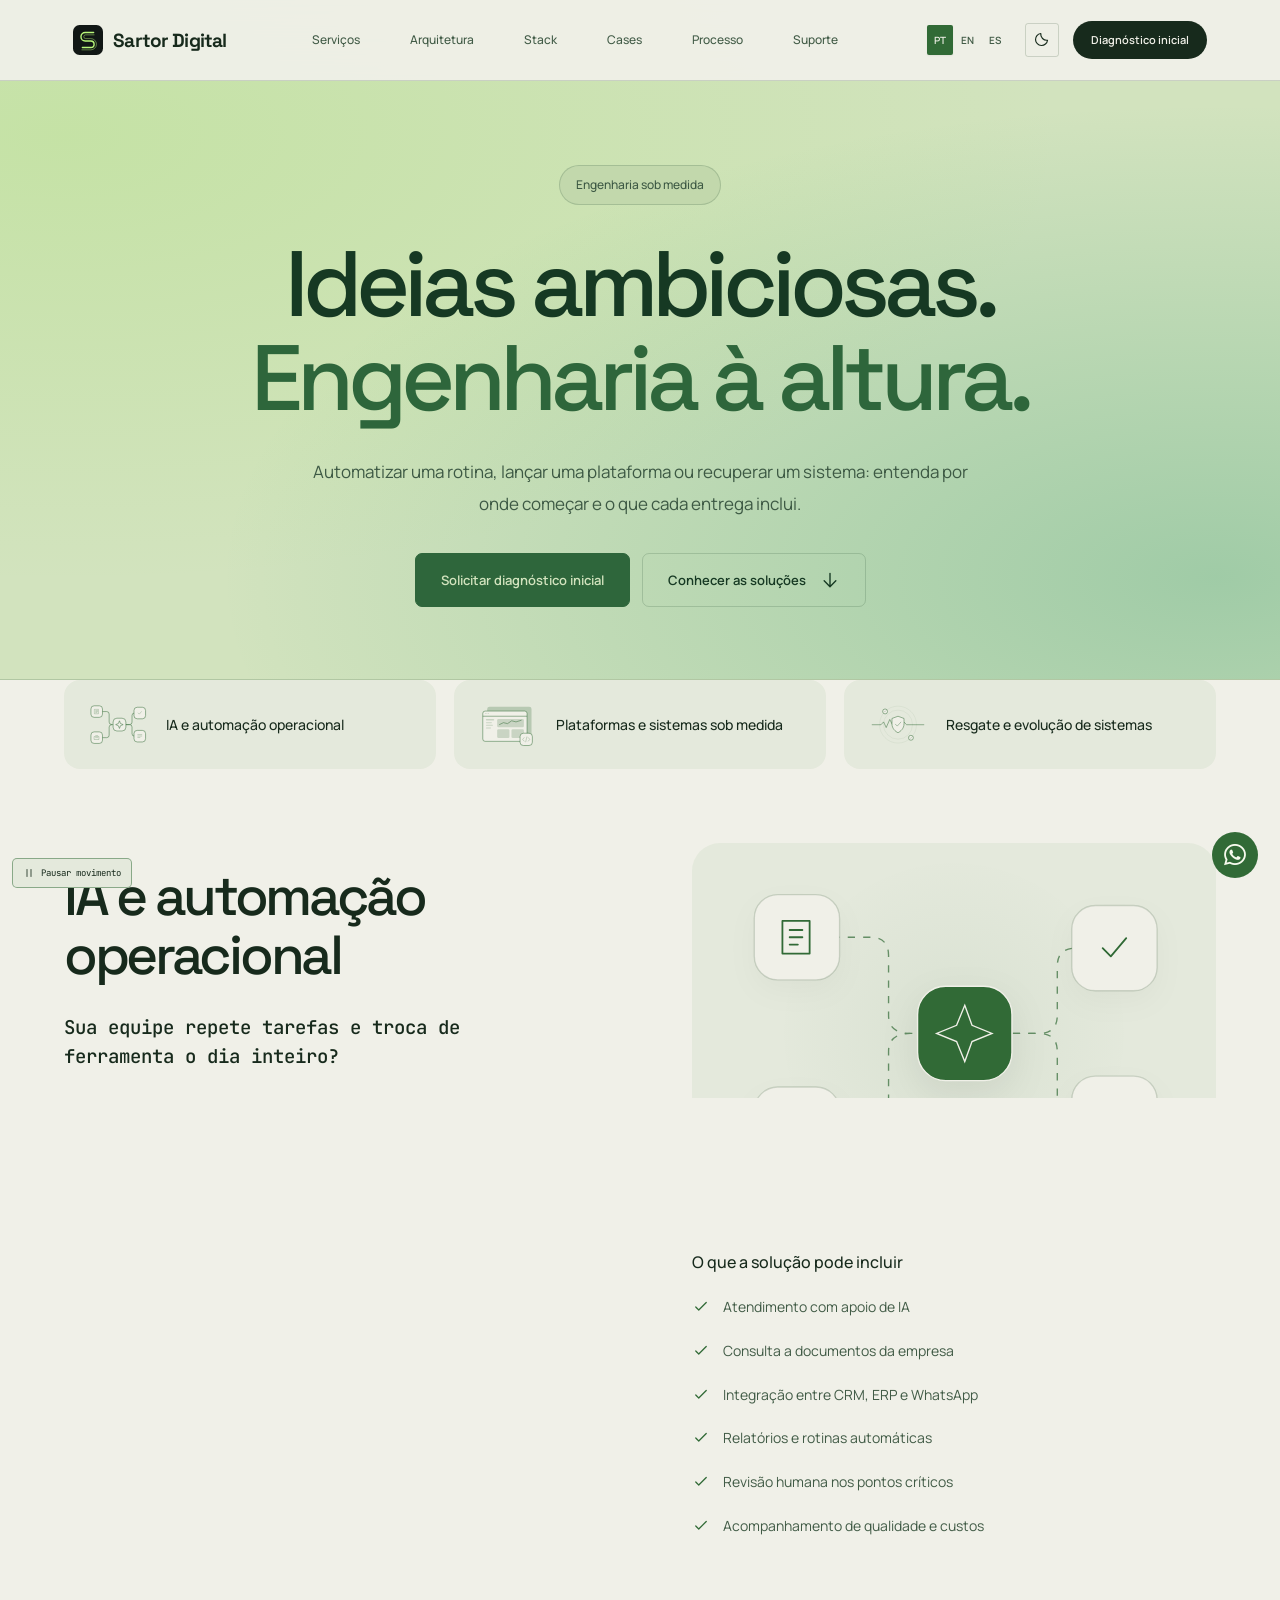
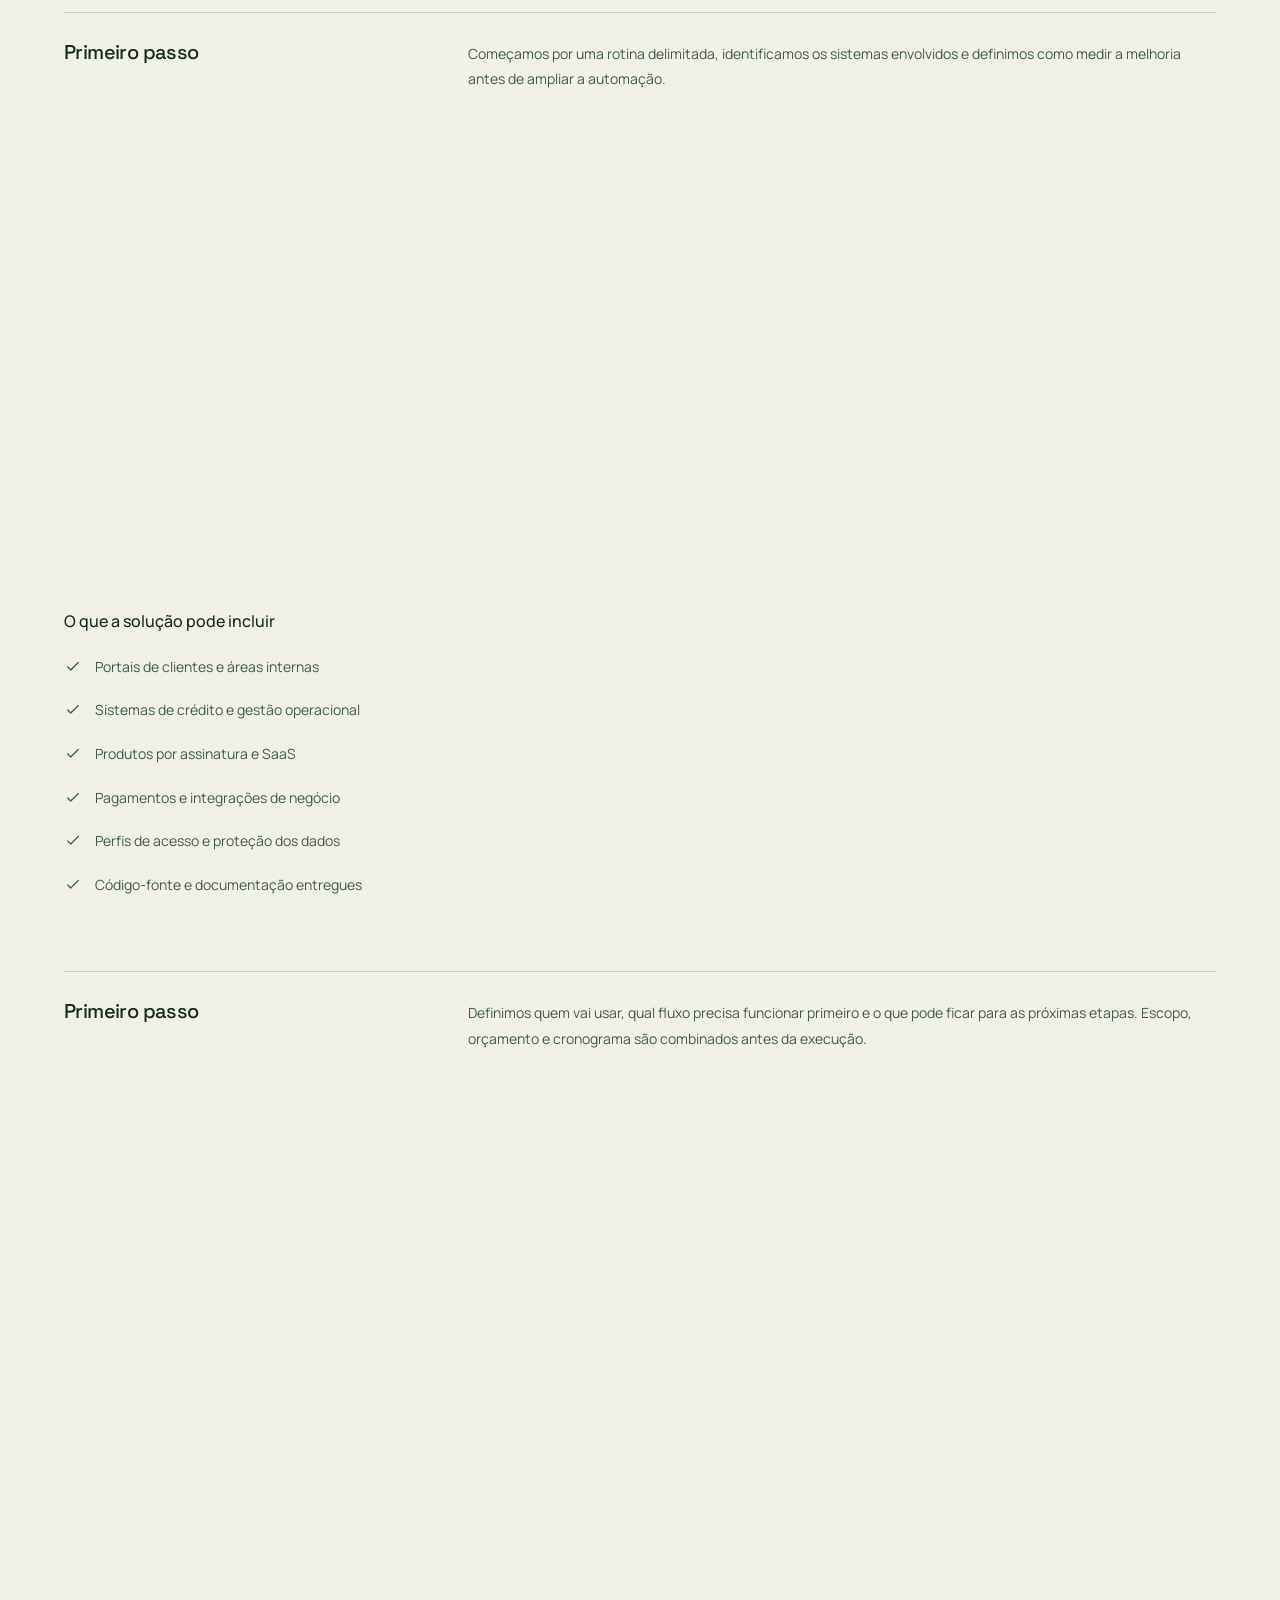
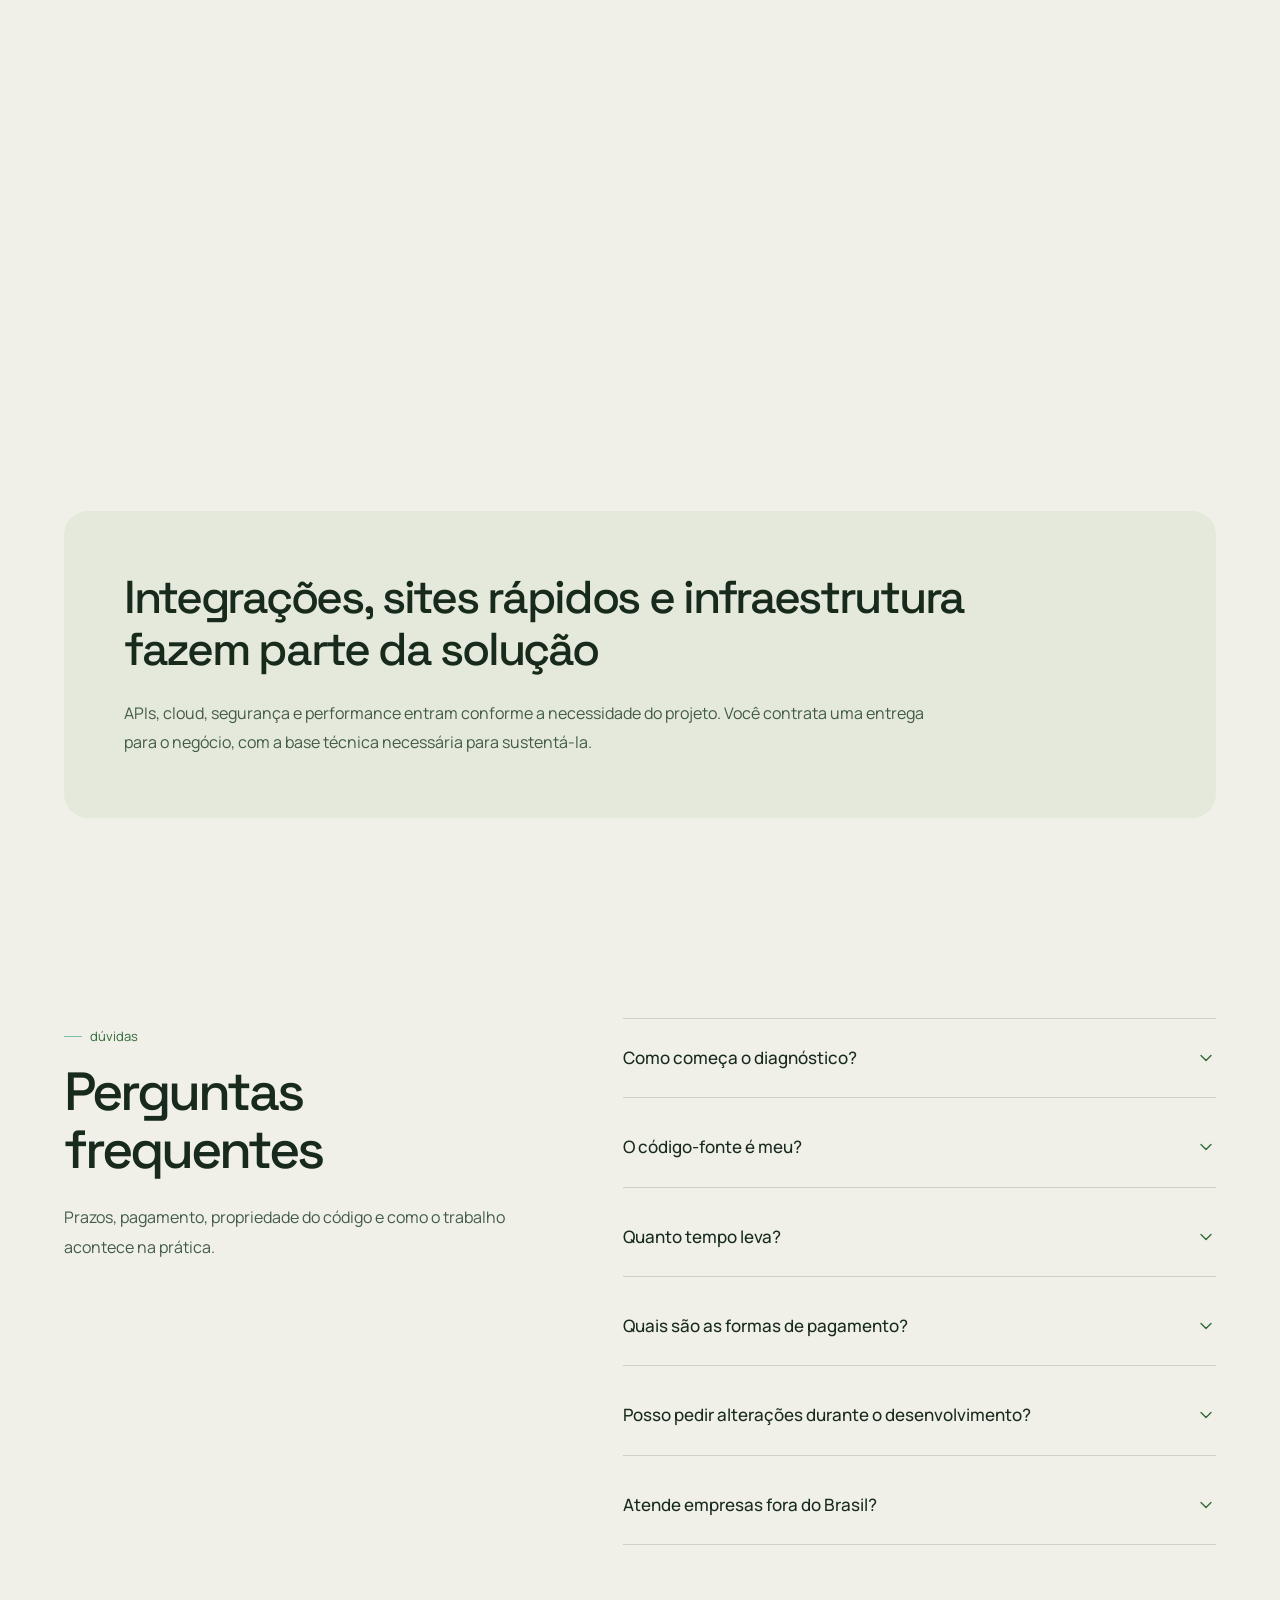
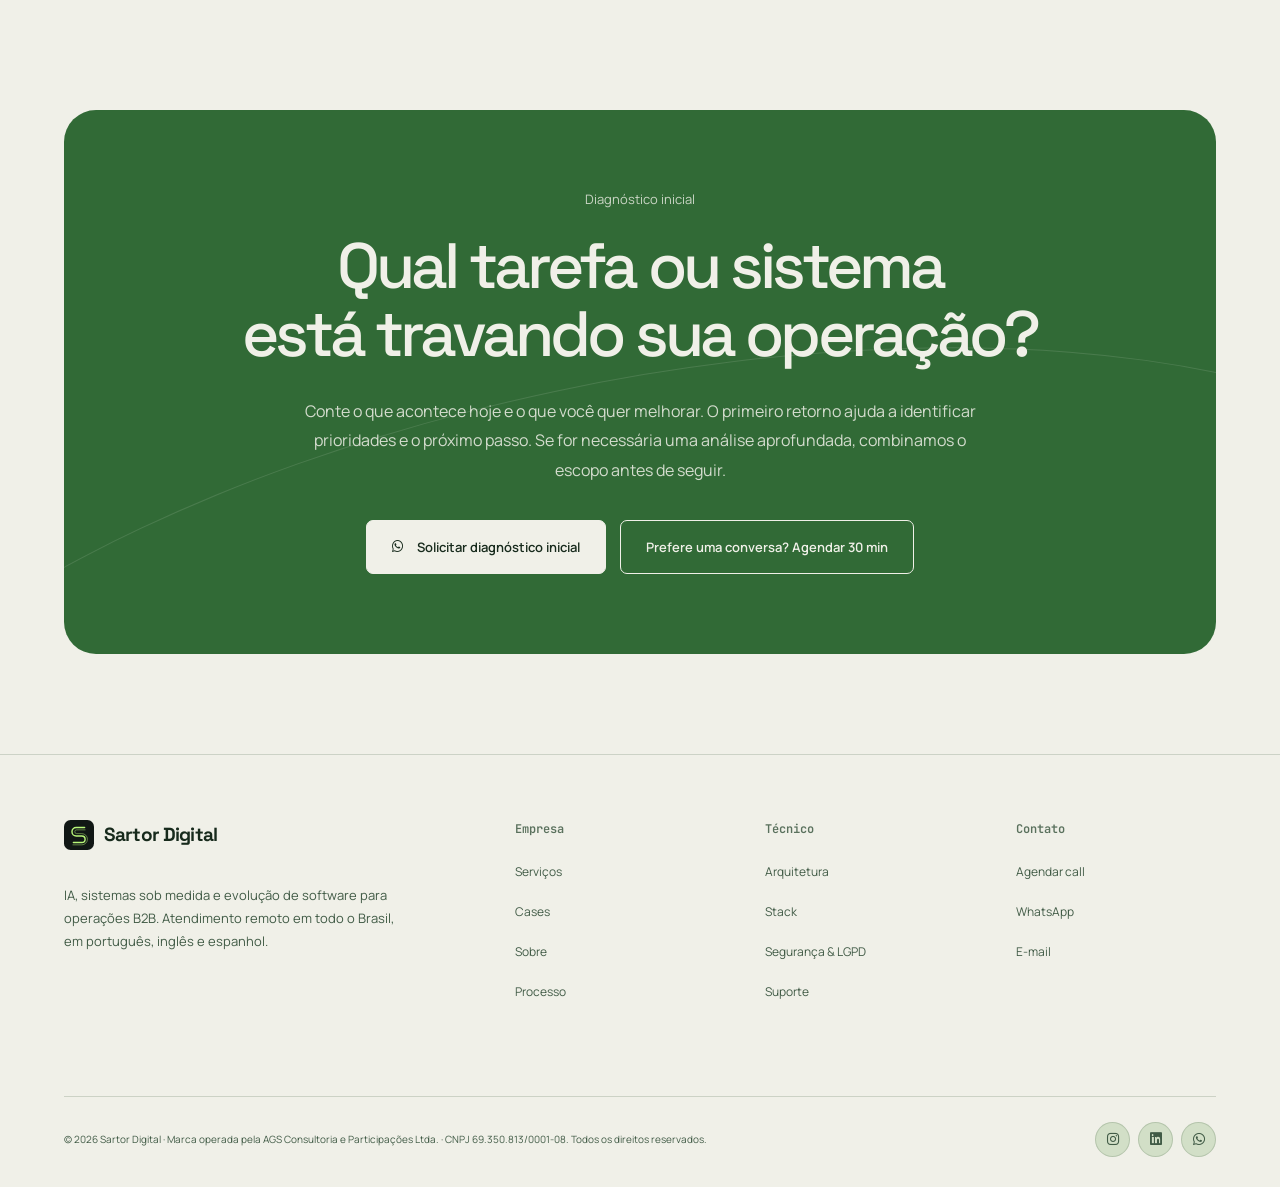
<file: servicos.html>
<!DOCTYPE html>

<html data-theme="light" lang="pt-br">
<head>
<meta charset="utf-8"/>
<meta content="width=device-width, initial-scale=1.0" name="viewport"/>
<title>Três caminhos para destravar seu negócio — Sartor Digital</title>
<meta content="Automatize tarefas, conecte sistemas e tire seu produto do papel. IA, plataformas sob medida e recuperação de sistemas. Atendimento remoto em todo o Brasil." name="description"/>
<meta content="#F7F8FA" name="theme-color"/>
<link href="https://sartordigital.online/servicos.html" rel="canonical"/>
<link href="https://sartordigital.online/servicos.html" hreflang="pt-br" rel="alternate"/>
<link href="https://sartordigital.online/en/services.html" hreflang="en-us" rel="alternate"/>
<link href="https://sartordigital.online/es/servicios.html" hreflang="es-es" rel="alternate"/>
<meta content="Sartor Digital — Três caminhos para destravar seu negócio" property="og:title"/>
<meta content="Automatize tarefas, conecte sistemas e tire seu produto do papel. IA, plataformas sob medida e recuperação de sistemas. Atendimento remoto em todo o Brasil." property="og:description"/>
<meta content="website" property="og:type"/>
<meta content="https://sartordigital.online/servicos.html" property="og:url"/>
<meta content="https://sartordigital.online/og-image.png" property="og:image"/>
<link href="assets/signature-mark.svg" rel="icon" type="image/svg+xml"/>
<link href="https://fonts.googleapis.com" rel="preconnect"/>
<link crossorigin="" href="https://fonts.gstatic.com" rel="preconnect"/>
<link href="https://fonts.googleapis.com/css2?family=Space+Grotesk:wght@400;500;600;700&amp;family=Inter:wght@300;400;500;600;700&amp;family=JetBrains+Mono:wght@400;500&amp;display=swap" rel="stylesheet"/>
<link href="https://cdnjs.cloudflare.com/ajax/libs/font-awesome/6.4.0/css/all.min.css" rel="stylesheet"/>
<script type="application/ld+json">
{
  "@context": "https://schema.org",
  "@graph": [
    {
      "@type": "BreadcrumbList",
      "itemListElement": [
        {
          "@type": "ListItem",
          "position": 1,
          "name": "Início",
          "item": "https://sartordigital.online/"
        },
        {
          "@type": "ListItem",
          "position": 2,
          "name": "Serviços",
          "item": "https://sartordigital.online/servicos.html"
        }
      ]
    },
    {
      "@type": "Service",
      "name": "Três caminhos para destravar seu negócio",
      "provider": {
        "@type": "Organization",
        "name": "Sartor Digital",
        "legalName": "AGS Consultoria e Participações Ltda.",
        "taxID": "69.350.813/0001-08"
      },
      "areaServed": "Worldwide",
      "serviceType": [
        "IA e automação operacional",
        "Plataformas e sistemas sob medida",
        "Resgate e evolução de sistemas"
      ]
    }
  ]
}
  </script>
<style>
  :root{--bg:#F7F8FA;--bg-2:#FFFFFF;--bg-3:#EFF1F5;--card:rgba(0,0,0,0.02);--card-hover:rgba(0,0,0,0.04);--border:rgba(0,0,0,0.09);--border-hi:rgba(5,150,105,0.35);--green:#059669;--green-dim:rgba(5,150,105,0.08);--accent-line:rgba(5,150,105,0.5);--text:#0A0A14;--text-2:#4B5563;--text-3:#9CA3AF;--shadow-sm:0 1px 2px rgba(0,0,0,0.06);--shadow-md:0 4px 16px rgba(0,0,0,0.07);--shadow-lg:0 16px 48px rgba(0,0,0,0.10);--radius-sm:8px;--radius:14px;--radius-lg:20px;--radius-xl:26px;--font-head:'Space Grotesk',sans-serif;--font-body:'Inter',sans-serif;--font-mono:'JetBrains Mono',monospace;--ease:cubic-bezier(0.4,0,0.2,1)}
  [data-theme="dark"]{--bg:#09090E;--bg-2:#0E0E16;--bg-3:#15151F;--card:rgba(255,255,255,0.022);--card-hover:rgba(255,255,255,0.045);--border:rgba(255,255,255,0.075);--border-hi:rgba(52,211,153,0.28);--green:#34D399;--green-dim:rgba(52,211,153,0.09);--accent-line:rgba(52,211,153,0.45);--text:#F1F5F9;--text-2:#98A2B3;--text-3:#5B6472;--shadow-sm:0 1px 2px rgba(0,0,0,0.4);--shadow-md:0 4px 16px rgba(0,0,0,0.45);--shadow-lg:0 16px 48px rgba(0,0,0,0.55)}
  *,*::before,*::after{margin:0;padding:0;box-sizing:border-box}
  html{scroll-behavior:smooth}
  body{font-family:var(--font-body);background:var(--bg);color:var(--text);overflow-x:hidden;-webkit-font-smoothing:antialiased;transition:background .3s,color .3s;line-height:1.6}
  a{text-decoration:none;color:inherit}img{max-width:100%}
  ::selection{background:var(--green-dim);color:var(--green)}
  .bg-grid{position:fixed;inset:0;z-index:0;pointer-events:none;background-image:linear-gradient(var(--border) 1px,transparent 1px),linear-gradient(90deg,var(--border) 1px,transparent 1px);background-size:64px 64px;opacity:.5;-webkit-mask-image:radial-gradient(ellipse 80% 55% at 50% 0%,#000 20%,transparent 75%);mask-image:radial-gradient(ellipse 80% 55% at 50% 0%,#000 20%,transparent 75%)}
  .bg-halo{position:fixed;top:-320px;left:50%;transform:translateX(-50%);width:900px;height:600px;z-index:0;pointer-events:none;background:radial-gradient(ellipse at center,var(--green-dim),transparent 60%);opacity:.9}
  .wrap{max-width:1120px;margin:0 auto;padding:0 24px;position:relative;z-index:1}
  .scroll-bar{position:fixed;top:0;left:0;right:0;height:2px;z-index:9999}
  .scroll-fill{height:100%;width:0%;background:var(--green);transition:width .1s linear}
  .nav{position:fixed;top:0;left:0;right:0;z-index:200;transition:all .3s var(--ease);padding:0 24px}
  .nav.scrolled{background:rgba(9,9,14,.82);backdrop-filter:blur(20px);-webkit-backdrop-filter:blur(20px);border-bottom:1px solid var(--border)}
  [data-theme="light"] .nav.scrolled{background:rgba(247,248,250,.85)}
  .nav-inner{display:flex;align-items:center;justify-content:space-between;height:66px;max-width:1120px;margin:0 auto}
  .nav-logo{display:flex;align-items:center;gap:10px;font-family:var(--font-head);font-size:1.02rem;font-weight:600;letter-spacing:-.02em;color:var(--text)}
  .logo-mark{width:30px;height:30px;flex-shrink:0}
  .nav-links{display:flex;align-items:center;gap:1px}
  .nav-links a{font-size:.86rem;font-weight:500;color:var(--text-2);padding:7px 13px;border-radius:var(--radius-sm);transition:all .2s}
  .nav-links a:hover{color:var(--text);background:var(--card-hover)}
  .nav-links a.active{color:var(--green)}
  .nav-actions{display:flex;align-items:center;gap:8px}
  .lang-pill{display:flex;align-items:center;gap:1px;background:var(--bg-3);border:1px solid var(--border);border-radius:100px;padding:3px}
  .lang-btn{background:none;border:none;cursor:pointer;font-family:var(--font-body);font-size:.7rem;font-weight:700;color:var(--text-3);padding:4px 9px;border-radius:100px;transition:all .2s}
  .lang-btn.active{background:var(--bg-2);color:var(--text);box-shadow:var(--shadow-sm)}
  .lang-btn:hover:not(.active){color:var(--text-2)}
  .theme-toggle{background:var(--bg-2);border:1px solid var(--border);border-radius:var(--radius-sm);width:34px;height:34px;cursor:pointer;color:var(--text-2);transition:all .2s;display:flex;align-items:center;justify-content:center;font-size:.82rem}
  .theme-toggle:hover{border-color:var(--border-hi);color:var(--green)}
  .nav-cta{display:inline-flex;align-items:center;gap:8px;background:var(--green);color:#04120C;padding:9px 18px;border-radius:var(--radius-sm);font-weight:600;font-size:.8rem;transition:all .2s;font-family:var(--font-body)}
  .nav-cta:hover{transform:translateY(-1px);filter:brightness(1.06)}
  .mob-toggle{display:none;background:var(--bg-2);border:1px solid var(--border);width:36px;height:36px;border-radius:var(--radius-sm);cursor:pointer;color:var(--text);font-size:.9rem;align-items:center;justify-content:center}
  .nav-open .nav-links{display:flex;flex-direction:column;position:absolute;top:66px;left:0;right:0;background:var(--bg-2);border-bottom:1px solid var(--border);padding:8px 24px;z-index:100;box-shadow:var(--shadow-md)}
  .nav-open .nav-links a{padding:12px 8px;border-bottom:1px solid var(--border);font-size:.95rem}
  .nav-open .nav-links a:last-child{border-bottom:none}
  .btn-primary{display:inline-flex;align-items:center;gap:9px;background:var(--green);color:#04120C;font-weight:600;font-size:.92rem;padding:13px 26px;border-radius:var(--radius);cursor:pointer;border:none;transition:all .2s;font-family:var(--font-body)}
  .btn-primary:hover{transform:translateY(-2px);filter:brightness(1.06)}
  .btn-ghost{display:inline-flex;align-items:center;gap:9px;background:var(--bg-2);color:var(--text);font-weight:500;font-size:.9rem;padding:12px 24px;border-radius:var(--radius);cursor:pointer;border:1px solid var(--border);transition:all .2s;font-family:var(--font-body)}
  .btn-ghost:hover{border-color:var(--border-hi);color:var(--green);transform:translateY(-1px)}
  .section{padding:88px 0;position:relative;z-index:1}
  .sec-divider{border:none;border-top:1px solid var(--border);margin:0}
  .section-tag{display:inline-flex;align-items:center;gap:8px;font-family:var(--font-mono);font-size:.72rem;font-weight:500;color:var(--green);margin-bottom:16px;letter-spacing:.02em}
  .section-tag::before{content:'';width:18px;height:1px;background:var(--accent-line)}
  .section-head.center .section-tag{justify-content:center}
  .section-title{font-family:var(--font-head);font-size:clamp(1.7rem,3.4vw,2.5rem);font-weight:600;letter-spacing:-.04em;line-height:1.1;color:var(--text);margin-bottom:14px}
  .section-sub{font-size:1rem;color:var(--text-2);line-height:1.7;max-width:600px}
  .section-head{margin-bottom:48px}.section-head.center{text-align:center}.section-head.center .section-sub{margin:0 auto}
  .g-card{background:var(--bg-2);border:1px solid var(--border);border-radius:var(--radius-lg);transition:all .28s var(--ease);position:relative;overflow:hidden}
  [data-theme="dark"] .g-card{background:var(--card)}
  .g-card:hover{border-color:var(--border-hi);box-shadow:var(--shadow-md);transform:translateY(-2px)}
  .page-hero{padding:150px 0 70px;text-align:center;position:relative;z-index:1}
  .eyebrow{display:inline-flex;align-items:center;gap:9px;background:var(--green-dim);border:1px solid var(--border-hi);border-radius:100px;padding:6px 14px;font-family:var(--font-mono);font-size:.72rem;font-weight:500;color:var(--green);letter-spacing:.02em;margin-bottom:22px}
  .page-hero h1{font-family:var(--font-head);font-size:clamp(2.2rem,5vw,3.6rem);font-weight:600;letter-spacing:-.045em;line-height:1.06;color:var(--text);margin-bottom:18px}
  .page-hero h1 em{font-style:normal;color:var(--green)}
  .page-hero p{font-size:1.08rem;color:var(--text-2);max-width:600px;margin:0 auto 32px;line-height:1.65}
  .hero-btns{display:flex;gap:12px;justify-content:center;flex-wrap:wrap}
  .svc-detail-grid{display:flex;flex-direction:column;gap:16px}
  .svc-detail-card{padding:38px}
  .svc-detail-header{display:flex;align-items:flex-start;gap:18px;margin-bottom:20px}
  .svc-detail-icon{width:52px;height:52px;border-radius:13px;display:flex;align-items:center;justify-content:center;font-size:1.2rem;flex-shrink:0;background:var(--green-dim);color:var(--green);border:1px solid var(--border-hi)}
  .svc-detail-title{font-family:var(--font-head);font-size:1.3rem;font-weight:600;color:var(--text);margin-bottom:4px;letter-spacing:-.02em}
  .svc-detail-sub{font-size:.82rem;color:var(--text-3);font-family:var(--font-mono)}
  .svc-detail-desc{font-size:.95rem;color:var(--text-2);line-height:1.7;margin-bottom:22px}
  .svc-features-grid{display:grid;grid-template-columns:1fr 1fr;gap:9px;margin-bottom:24px}
  .svc-feature{display:flex;align-items:flex-start;gap:10px;padding:10px 14px;background:var(--bg-3);border:1px solid var(--border);border-radius:var(--radius-sm);font-size:.84rem;color:var(--text-2)}
  .svc-feature i{color:var(--green);margin-top:3px;flex-shrink:0;font-size:.78rem}
  .svc-detail-footer{display:flex;align-items:center;justify-content:space-between;flex-wrap:wrap;gap:16px;padding-top:22px;border-top:1px solid var(--border)}
  .svc-meta{display:flex;gap:28px}
  .svc-meta-item{font-size:.78rem;color:var(--text-3);font-family:var(--font-mono)}
  .svc-meta-item strong{display:block;color:var(--green);font-size:.84rem;font-weight:600;margin-bottom:2px}
  .faq-list{max-width:780px;margin:0 auto;display:grid;gap:10px}
  .faq-item{border:1px solid var(--border);border-radius:var(--radius);background:var(--bg-2);overflow:hidden}
  [data-theme="dark"] .faq-item{background:var(--card)}
  .faq-question{display:flex;align-items:center;justify-content:space-between;width:100%;padding:18px 22px;background:none;border:none;cursor:pointer;font-family:var(--font-head);font-size:.96rem;font-weight:600;color:var(--text);text-align:left;transition:color .2s;gap:16px}
  .faq-chevron{font-size:.8rem;color:var(--green);transition:transform .25s;flex-shrink:0}
  .faq-item.open .faq-chevron{transform:rotate(180deg)}
  .faq-answer{max-height:0;overflow:hidden;transition:max-height .3s var(--ease)}
  .faq-answer-inner{padding:0 22px 20px;font-size:.9rem;color:var(--text-2);line-height:1.7}
  .cta-card{border:1px solid var(--border-hi);border-radius:var(--radius-xl);padding:64px 48px;text-align:center;position:relative;overflow:hidden;background:var(--bg-2)}
  [data-theme="dark"] .cta-card{background:var(--card)}
  .cta-card::before{content:'';position:absolute;top:-160px;left:50%;transform:translateX(-50%);width:700px;height:340px;background:radial-gradient(ellipse,var(--green-dim),transparent 70%);pointer-events:none}
  .cta-card h2{font-family:var(--font-head);font-size:clamp(1.7rem,3.4vw,2.4rem);font-weight:600;letter-spacing:-.03em;margin-bottom:14px;position:relative;z-index:1;color:var(--text);line-height:1.1}
  .cta-card p{font-size:1rem;color:var(--text-2);margin-bottom:30px;line-height:1.65;position:relative;z-index:1;max-width:520px;margin-left:auto;margin-right:auto}
  .cta-btns{display:flex;gap:12px;justify-content:center;flex-wrap:wrap;position:relative;z-index:1}
  .footer{border-top:1px solid var(--border);padding:56px 0 32px;background:var(--bg-2)}
  .footer-top{display:grid;grid-template-columns:1.4fr 1fr 1fr 1fr;gap:40px;margin-bottom:44px}
  .footer-brand .nav-logo{margin-bottom:14px}
  .footer-brand p{font-size:.84rem;color:var(--text-2);line-height:1.6;max-width:280px}
  .footer-col h5{font-family:var(--font-mono);font-size:.7rem;color:var(--text-3);letter-spacing:.08em;text-transform:uppercase;margin-bottom:14px}
  .footer-col a{display:block;font-size:.84rem;color:var(--text-2);padding:5px 0;transition:color .2s}
  .footer-col a:hover{color:var(--green)}
  .footer-bottom{display:flex;align-items:center;justify-content:space-between;flex-wrap:wrap;gap:16px;padding-top:24px;border-top:1px solid var(--border)}
  .footer-copy{font-size:.76rem;color:var(--text-3)}
  .footer-socials{display:flex;gap:9px}
  .f-social{width:34px;height:34px;border-radius:var(--radius-sm);background:var(--bg-3);border:1px solid var(--border);display:flex;align-items:center;justify-content:center;color:var(--text-2);transition:all .2s;font-size:.85rem}
  .f-social:hover{border-color:var(--border-hi);color:var(--green)}
  .wa-float{position:fixed;bottom:24px;right:24px;z-index:100;width:52px;height:52px;border-radius:50%;background:#25D366;color:#fff;display:flex;align-items:center;justify-content:center;font-size:1.4rem;box-shadow:0 6px 20px rgba(37,211,102,.35);cursor:pointer;transition:all .2s}
  .wa-float:hover{transform:scale(1.06)}
  .fade-in{opacity:0;transform:translateY(20px);transition:opacity .6s var(--ease),transform .6s var(--ease)}
  .fade-in.visible{opacity:1;transform:translateY(0)}
  @media(prefers-reduced-motion:reduce){*{animation:none!important;transition:none!important}.fade-in{opacity:1;transform:none}}
  @media(max-width:1024px){.svc-features-grid{grid-template-columns:1fr}.footer-top{grid-template-columns:1fr 1fr}}
  @media(max-width:768px){.nav-links{display:none}.mob-toggle{display:flex}.nav-cta{display:none}.svc-detail-card{padding:26px}.svc-detail-header{flex-direction:column;gap:12px}.svc-detail-footer{flex-direction:column;align-items:flex-start}.footer-top{grid-template-columns:1fr}.cta-card{padding:44px 22px}.page-hero{padding:120px 0 56px}}
  @media(max-width:480px){.page-hero h1{font-size:2rem}}
  </style>
<link href="assets/studio.css?v=3" rel="stylesheet"/><link href="assets/themes.css?v=3" rel="stylesheet"/>
<link href="assets/icons.css?v=20261116" rel="stylesheet"/><link href="assets/experience.css?v=20261116-6" rel="stylesheet"/><link href="assets/experience-interior.css?v=20261116-9" rel="stylesheet"/></head>
<body class="interior-page services-page experience-interior"><a class="studio-skip" href="#main-content">Pular para o conteúdo</a>
<div class="bg-grid"></div>
<div class="bg-halo"></div>
<div class="scroll-bar"><div class="scroll-fill" id="scrollFill"></div></div>
<nav class="nav" id="nav">
<div class="nav-inner">
<a class="nav-logo" href="index.html"><img alt="" class="logo-mark" height="34" src="assets/signature-mark.svg" width="34"/> Sartor Digital</a>
<div class="nav-links">
<a class="active" href="servicos.html">Serviços</a>
<a href="index.html#arquitetura">Arquitetura</a>
<a href="index.html#stack">Stack</a>
<a href="index.html#cases">Cases</a>
<a href="index.html#processo">Processo</a>
<a href="suporte.html">Suporte</a>
</div>
<div class="nav-actions">
<div class="lang-pill"><a class="lang-btn active" href="/servicos.html">PT</a><a class="lang-btn" href="/en/services.html">EN</a><a class="lang-btn" href="/es/servicios.html">ES</a></div>
<button aria-label="Alternar tema" class="theme-toggle" id="themeToggle"><i aria-hidden="true" class="fas fa-moon" id="themeIcon"></i><svg aria-hidden="true" class="sd-icon sd-theme-sun" data-icon="sun" fill="none" focusable="false" height="24" stroke="currentColor" stroke-linecap="round" stroke-linejoin="round" stroke-width="1.65" viewbox="0 0 24 24" width="24" xmlns="http://www.w3.org/2000/svg"><circle cx="12" cy="12" r="4"></circle><path d="M12 2v2M12 20v2M2 12h2M20 12h2M4.93 4.93l1.42 1.42M17.65 17.65l1.42 1.42M4.93 19.07l1.42-1.42M17.65 6.35l1.42-1.42"></path></svg><svg aria-hidden="true" class="sd-icon sd-theme-moon" data-icon="moon" fill="none" focusable="false" height="24" stroke="currentColor" stroke-linecap="round" stroke-linejoin="round" stroke-width="1.65" viewbox="0 0 24 24" width="24" xmlns="http://www.w3.org/2000/svg"><path d="M20.5 13A8.5 8.5 0 0 1 11 3.5 8.5 8.5 0 1 0 20.5 13Z"></path></svg></button>
<a class="nav-cta" href="index.html#contato">Diagnóstico inicial</a>
<button aria-label="Menu" class="mob-toggle" id="mobToggle"><svg aria-hidden="true" class="sd-icon" data-icon="menu" fill="none" focusable="false" height="24" stroke="currentColor" stroke-linecap="round" stroke-linejoin="round" stroke-width="1.65" viewbox="0 0 24 24" width="24" xmlns="http://www.w3.org/2000/svg"><path d="M4 6h16M4 12h16M4 18h16"></path></svg></button>
</div>
</div>
</nav>
<main id="main-content" tabindex="-1"><section class="page-hero ei-hero"><div class="wrap interior-hero-wrap"><div class="eyebrow">Engenharia sob medida</div><h1>Ideias ambiciosas.<br/><em>Engenharia à altura.</em></h1><p>Automatizar uma rotina, lançar uma plataforma ou recuperar um sistema: entenda por onde começar e o que cada entrega inclui.</p><div class="hero-btns"><a class="btn-primary" href="index.html#contato">Solicitar diagnóstico inicial</a><a class="btn-ghost" href="#lista">Conhecer as soluções <svg aria-hidden="true" class="sd-icon" data-icon="arrow-down" fill="none" focusable="false" height="24" stroke="currentColor" stroke-linecap="round" stroke-linejoin="round" stroke-width="1.65" viewbox="0 0 24 24" width="24" xmlns="http://www.w3.org/2000/svg"><path d="M12 4v16M5 13l7 7 7-7"></path></svg></a></div></div></section><nav aria-label="Explore as soluções" class="solution-index-nav ei-service-nav"><a href="#automacao"><span aria-hidden="true" class="ei-nav-art"><svg fill="none" viewbox="0 0 520 400" xmlns="http://www.w3.org/2000/svg"><g class="ei-flow" stroke="currentColor" stroke-width="1.5"><path d="M92 94H168Q188 94 188 114V180Q188 200 212 200H252"></path><path d="M92 306H168Q188 306 188 286V220Q188 200 212 200"></path><path d="M308 200H354Q374 200 374 180V126Q374 106 394 106H438"></path><path d="M308 200H354Q374 200 374 220V274Q374 294 394 294H438"></path></g><g class="ei-node"><rect height="94" rx="26" width="94" x="40" y="47"></rect><rect height="94" rx="26" width="94" x="40" y="259"></rect><rect height="94" rx="26" width="94" x="390" y="59"></rect><rect height="94" rx="26" width="94" x="390" y="247"></rect></g><g stroke="currentColor" stroke-linecap="round" stroke-linejoin="round" stroke-width="2"><path d="M71 76H101V112H71zM79 86H93M79 94H93M79 102H88"></path><path d="M69 297H105V321H69zM79 289H95M78 306H96"></path><path d="m424 106 9 9 17-20"></path><path d="M421 281H453M421 293H453M421 305H438"></path></g><g class="ei-core"><rect height="104" rx="31" width="104" x="220" y="148"></rect><path d="m272 169 8 22 22 9-22 9-8 22-9-22-22-9 22-9 9-22Z"></path></g></svg></span>IA e automação operacional</a><a href="#plataformas"><span aria-hidden="true" class="ei-nav-art"><svg fill="none" viewbox="0 0 520 400" xmlns="http://www.w3.org/2000/svg"><g class="ei-platform-back"><rect height="246" rx="19" width="360" x="91" y="54"></rect></g><g class="ei-node"><rect height="246" rx="19" width="360" x="55" y="90"></rect></g><path class="ei-flow" d="M55 132H415" stroke="currentColor"></path><g fill="currentColor" opacity=".4"><circle cx="77" cy="111" r="3"></circle><circle cx="89" cy="111" r="3"></circle><circle cx="101" cy="111" r="3"></circle></g><g class="ei-skeleton"><rect height="12" rx="6" width="68" x="80" y="155"></rect><rect height="8" rx="4" width="50" x="80" y="181"></rect><rect height="8" rx="4" width="58" x="80" y="202"></rect><rect height="8" rx="4" width="43" x="80" y="223"></rect><rect height="66" rx="10" width="217" x="172" y="155"></rect><rect height="72" rx="10" width="100" x="172" y="237"></rect><rect height="72" rx="10" width="101" x="288" y="237"></rect></g><path class="ei-flow" d="m188 201 35-17 33 8 34-23 35 9 45-14" stroke="currentColor" stroke-width="2"></path><g class="ei-core"><rect height="100" rx="27" width="100" x="358" y="270"></rect><path d="m391 306-12 14 12 14M425 306l12 14-12 14M413 300l-9 40" fill="none" stroke="currentColor" stroke-linecap="round" stroke-linejoin="round" stroke-width="2"></path></g></svg></span>Plataformas e sistemas sob medida</a><a href="#evolucao"><span aria-hidden="true" class="ei-nav-art"><svg fill="none" viewbox="0 0 520 400" xmlns="http://www.w3.org/2000/svg"><circle class="ei-ring" cx="260" cy="200" r="150"></circle><circle class="ei-ring" cx="260" cy="200" r="118"></circle><path class="ei-flow" d="M47 201H122L143 178L164 224L193 158L215 201H248L268 169L287 221L311 182L330 201H473" stroke="currentColor" stroke-linejoin="round" stroke-width="2"></path><g class="ei-core"><path d="M260 132 309 150V194C309 232 280 256 260 266 239 256 211 232 211 194V150L260 132Z"></path><path d="m239 197 15 15 29-32" fill="none" stroke="currentColor" stroke-linecap="round" stroke-linejoin="round" stroke-width="3"></path></g><g class="ei-node"><circle cx="155" cy="93" r="20"></circle><circle cx="365" cy="307" r="20"></circle></g><path d="m147 93 5 5 11-12M357 307l5 5 11-12" stroke="currentColor" stroke-linecap="round" stroke-linejoin="round" stroke-width="1.7"></path></svg></span>Resgate e evolução de sistemas</a></nav>

<section class="section" id="lista"><div class="wrap"><div class="ei-solutions">
<article class="ei-solution fade-in" id="automacao"><div class="ei-solution-copy"><h2 class="svc-detail-title">IA e automação operacional</h2><div class="svc-detail-sub">Sua equipe repete tarefas e troca de ferramenta o dia inteiro?</div><p class="svc-detail-desc">Conecte atendimento, documentos e sistemas para reduzir digitação repetida, organizar informações e liberar a equipe para o que exige decisão humana.</p><div class="svc-detail-footer"><a class="btn-primary" href="index.html#contato">Descobrir o que automatizar</a></div></div><div class="ei-solution-details"><div aria-hidden="true" class="ei-solution-art"><svg fill="none" viewbox="0 0 520 400" xmlns="http://www.w3.org/2000/svg"><g class="ei-flow" stroke="currentColor" stroke-width="1.5"><path d="M92 94H168Q188 94 188 114V180Q188 200 212 200H252"></path><path d="M92 306H168Q188 306 188 286V220Q188 200 212 200"></path><path d="M308 200H354Q374 200 374 180V126Q374 106 394 106H438"></path><path d="M308 200H354Q374 200 374 220V274Q374 294 394 294H438"></path></g><g class="ei-node"><rect height="94" rx="26" width="94" x="40" y="47"></rect><rect height="94" rx="26" width="94" x="40" y="259"></rect><rect height="94" rx="26" width="94" x="390" y="59"></rect><rect height="94" rx="26" width="94" x="390" y="247"></rect></g><g stroke="currentColor" stroke-linecap="round" stroke-linejoin="round" stroke-width="2"><path d="M71 76H101V112H71zM79 86H93M79 94H93M79 102H88"></path><path d="M69 297H105V321H69zM79 289H95M78 306H96"></path><path d="m424 106 9 9 17-20"></path><path d="M421 281H453M421 293H453M421 305H438"></path></g><g class="ei-core"><rect height="104" rx="31" width="104" x="220" y="148"></rect><path d="m272 169 8 22 22 9-22 9-8 22-9-22-22-9 22-9 9-22Z"></path></g></svg></div><h3 class="offer-includes">O que a solução pode incluir</h3><div class="svc-features-grid"><div class="svc-feature"><svg aria-hidden="true" class="sd-icon" data-icon="check" fill="none" focusable="false" height="24" stroke="currentColor" stroke-linecap="round" stroke-linejoin="round" stroke-width="1.65" viewbox="0 0 24 24" width="24" xmlns="http://www.w3.org/2000/svg"><path d="m5 12 4 4L19 6"></path></svg>Atendimento com apoio de IA</div><div class="svc-feature"><svg aria-hidden="true" class="sd-icon" data-icon="check" fill="none" focusable="false" height="24" stroke="currentColor" stroke-linecap="round" stroke-linejoin="round" stroke-width="1.65" viewbox="0 0 24 24" width="24" xmlns="http://www.w3.org/2000/svg"><path d="m5 12 4 4L19 6"></path></svg>Consulta a documentos da empresa</div><div class="svc-feature"><svg aria-hidden="true" class="sd-icon" data-icon="check" fill="none" focusable="false" height="24" stroke="currentColor" stroke-linecap="round" stroke-linejoin="round" stroke-width="1.65" viewbox="0 0 24 24" width="24" xmlns="http://www.w3.org/2000/svg"><path d="m5 12 4 4L19 6"></path></svg>Integração entre CRM, ERP e WhatsApp</div><div class="svc-feature"><svg aria-hidden="true" class="sd-icon" data-icon="check" fill="none" focusable="false" height="24" stroke="currentColor" stroke-linecap="round" stroke-linejoin="round" stroke-width="1.65" viewbox="0 0 24 24" width="24" xmlns="http://www.w3.org/2000/svg"><path d="m5 12 4 4L19 6"></path></svg>Relatórios e rotinas automáticas</div><div class="svc-feature"><svg aria-hidden="true" class="sd-icon" data-icon="check" fill="none" focusable="false" height="24" stroke="currentColor" stroke-linecap="round" stroke-linejoin="round" stroke-width="1.65" viewbox="0 0 24 24" width="24" xmlns="http://www.w3.org/2000/svg"><path d="m5 12 4 4L19 6"></path></svg>Revisão humana nos pontos críticos</div><div class="svc-feature"><svg aria-hidden="true" class="sd-icon" data-icon="check" fill="none" focusable="false" height="24" stroke="currentColor" stroke-linecap="round" stroke-linejoin="round" stroke-width="1.65" viewbox="0 0 24 24" width="24" xmlns="http://www.w3.org/2000/svg"><path d="m5 12 4 4L19 6"></path></svg>Acompanhamento de qualidade e custos</div></div></div><div class="offer-start"><h3>Primeiro passo</h3><p>Começamos por uma rotina delimitada, identificamos os sistemas envolvidos e definimos como medir a melhoria antes de ampliar a automação.</p></div></article>
<article class="ei-solution fade-in" id="plataformas"><div class="ei-solution-copy"><h2 class="svc-detail-title">Plataformas e sistemas sob medida</h2><div class="svc-detail-sub">Seu negócio cresceu além das planilhas ou precisa lançar um produto?</div><p class="svc-detail-desc">Construa um sistema próprio para atender clientes, organizar operações ou vender um serviço digital. Priorizamos a primeira entrega útil e evoluímos por etapas.</p><div class="svc-detail-footer"><a class="btn-primary" href="index.html#contato">Solicitar diagnóstico inicial</a></div></div><div class="ei-solution-details"><div aria-hidden="true" class="ei-solution-art"><svg fill="none" viewbox="0 0 520 400" xmlns="http://www.w3.org/2000/svg"><g class="ei-platform-back"><rect height="246" rx="19" width="360" x="91" y="54"></rect></g><g class="ei-node"><rect height="246" rx="19" width="360" x="55" y="90"></rect></g><path class="ei-flow" d="M55 132H415" stroke="currentColor"></path><g fill="currentColor" opacity=".4"><circle cx="77" cy="111" r="3"></circle><circle cx="89" cy="111" r="3"></circle><circle cx="101" cy="111" r="3"></circle></g><g class="ei-skeleton"><rect height="12" rx="6" width="68" x="80" y="155"></rect><rect height="8" rx="4" width="50" x="80" y="181"></rect><rect height="8" rx="4" width="58" x="80" y="202"></rect><rect height="8" rx="4" width="43" x="80" y="223"></rect><rect height="66" rx="10" width="217" x="172" y="155"></rect><rect height="72" rx="10" width="100" x="172" y="237"></rect><rect height="72" rx="10" width="101" x="288" y="237"></rect></g><path class="ei-flow" d="m188 201 35-17 33 8 34-23 35 9 45-14" stroke="currentColor" stroke-width="2"></path><g class="ei-core"><rect height="100" rx="27" width="100" x="358" y="270"></rect><path d="m391 306-12 14 12 14M425 306l12 14-12 14M413 300l-9 40" fill="none" stroke="currentColor" stroke-linecap="round" stroke-linejoin="round" stroke-width="2"></path></g></svg></div><h3 class="offer-includes">O que a solução pode incluir</h3><div class="svc-features-grid"><div class="svc-feature"><svg aria-hidden="true" class="sd-icon" data-icon="check" fill="none" focusable="false" height="24" stroke="currentColor" stroke-linecap="round" stroke-linejoin="round" stroke-width="1.65" viewbox="0 0 24 24" width="24" xmlns="http://www.w3.org/2000/svg"><path d="m5 12 4 4L19 6"></path></svg>Portais de clientes e áreas internas</div><div class="svc-feature"><svg aria-hidden="true" class="sd-icon" data-icon="check" fill="none" focusable="false" height="24" stroke="currentColor" stroke-linecap="round" stroke-linejoin="round" stroke-width="1.65" viewbox="0 0 24 24" width="24" xmlns="http://www.w3.org/2000/svg"><path d="m5 12 4 4L19 6"></path></svg>Sistemas de crédito e gestão operacional</div><div class="svc-feature"><svg aria-hidden="true" class="sd-icon" data-icon="check" fill="none" focusable="false" height="24" stroke="currentColor" stroke-linecap="round" stroke-linejoin="round" stroke-width="1.65" viewbox="0 0 24 24" width="24" xmlns="http://www.w3.org/2000/svg"><path d="m5 12 4 4L19 6"></path></svg>Produtos por assinatura e SaaS</div><div class="svc-feature"><svg aria-hidden="true" class="sd-icon" data-icon="check" fill="none" focusable="false" height="24" stroke="currentColor" stroke-linecap="round" stroke-linejoin="round" stroke-width="1.65" viewbox="0 0 24 24" width="24" xmlns="http://www.w3.org/2000/svg"><path d="m5 12 4 4L19 6"></path></svg>Pagamentos e integrações de negócio</div><div class="svc-feature"><svg aria-hidden="true" class="sd-icon" data-icon="check" fill="none" focusable="false" height="24" stroke="currentColor" stroke-linecap="round" stroke-linejoin="round" stroke-width="1.65" viewbox="0 0 24 24" width="24" xmlns="http://www.w3.org/2000/svg"><path d="m5 12 4 4L19 6"></path></svg>Perfis de acesso e proteção dos dados</div><div class="svc-feature"><svg aria-hidden="true" class="sd-icon" data-icon="check" fill="none" focusable="false" height="24" stroke="currentColor" stroke-linecap="round" stroke-linejoin="round" stroke-width="1.65" viewbox="0 0 24 24" width="24" xmlns="http://www.w3.org/2000/svg"><path d="m5 12 4 4L19 6"></path></svg>Código-fonte e documentação entregues</div></div></div><div class="offer-start"><h3>Primeiro passo</h3><p>Definimos quem vai usar, qual fluxo precisa funcionar primeiro e o que pode ficar para as próximas etapas. Escopo, orçamento e cronograma são combinados antes da execução.</p></div></article>
<article class="ei-solution fade-in" id="evolucao"><div class="ei-solution-copy"><h2 class="svc-detail-title">Resgate e evolução de sistemas</h2><div class="svc-detail-sub">Seu sistema falha, está lento ou ficou sem quem cuide dele?</div><p class="svc-detail-desc">Entenda o que está causando os problemas e organize a recuperação. Avaliamos o sistema existente, priorizamos correções e planejamos a continuidade da operação.</p><div class="svc-detail-footer"><a class="btn-primary" href="index.html#contato">Solicitar diagnóstico inicial</a></div></div><div class="ei-solution-details"><div aria-hidden="true" class="ei-solution-art"><svg fill="none" viewbox="0 0 520 400" xmlns="http://www.w3.org/2000/svg"><circle class="ei-ring" cx="260" cy="200" r="150"></circle><circle class="ei-ring" cx="260" cy="200" r="118"></circle><path class="ei-flow" d="M47 201H122L143 178L164 224L193 158L215 201H248L268 169L287 221L311 182L330 201H473" stroke="currentColor" stroke-linejoin="round" stroke-width="2"></path><g class="ei-core"><path d="M260 132 309 150V194C309 232 280 256 260 266 239 256 211 232 211 194V150L260 132Z"></path><path d="m239 197 15 15 29-32" fill="none" stroke="currentColor" stroke-linecap="round" stroke-linejoin="round" stroke-width="3"></path></g><g class="ei-node"><circle cx="155" cy="93" r="20"></circle><circle cx="365" cy="307" r="20"></circle></g><path d="m147 93 5 5 11-12M357 307l5 5 11-12" stroke="currentColor" stroke-linecap="round" stroke-linejoin="round" stroke-width="1.7"></path></svg></div><h3 class="offer-includes">O que a solução pode incluir</h3><div class="svc-features-grid"><div class="svc-feature"><svg aria-hidden="true" class="sd-icon" data-icon="check" fill="none" focusable="false" height="24" stroke="currentColor" stroke-linecap="round" stroke-linejoin="round" stroke-width="1.65" viewbox="0 0 24 24" width="24" xmlns="http://www.w3.org/2000/svg"><path d="m5 12 4 4L19 6"></path></svg>Diagnóstico de código e infraestrutura</div><div class="svc-feature"><svg aria-hidden="true" class="sd-icon" data-icon="check" fill="none" focusable="false" height="24" stroke="currentColor" stroke-linecap="round" stroke-linejoin="round" stroke-width="1.65" viewbox="0 0 24 24" width="24" xmlns="http://www.w3.org/2000/svg"><path d="m5 12 4 4L19 6"></path></svg>Priorização de falhas e riscos</div><div class="svc-feature"><svg aria-hidden="true" class="sd-icon" data-icon="check" fill="none" focusable="false" height="24" stroke="currentColor" stroke-linecap="round" stroke-linejoin="round" stroke-width="1.65" viewbox="0 0 24 24" width="24" xmlns="http://www.w3.org/2000/svg"><path d="m5 12 4 4L19 6"></path></svg>Correções e melhorias de desempenho</div><div class="svc-feature"><svg aria-hidden="true" class="sd-icon" data-icon="check" fill="none" focusable="false" height="24" stroke="currentColor" stroke-linecap="round" stroke-linejoin="round" stroke-width="1.65" viewbox="0 0 24 24" width="24" xmlns="http://www.w3.org/2000/svg"><path d="m5 12 4 4L19 6"></path></svg>Revisão de acessos e cópias de segurança</div><div class="svc-feature"><svg aria-hidden="true" class="sd-icon" data-icon="check" fill="none" focusable="false" height="24" stroke="currentColor" stroke-linecap="round" stroke-linejoin="round" stroke-width="1.65" viewbox="0 0 24 24" width="24" xmlns="http://www.w3.org/2000/svg"><path d="m5 12 4 4L19 6"></path></svg>Monitoramento e documentação</div><div class="svc-feature"><svg aria-hidden="true" class="sd-icon" data-icon="check" fill="none" focusable="false" height="24" stroke="currentColor" stroke-linecap="round" stroke-linejoin="round" stroke-width="1.65" viewbox="0 0 24 24" width="24" xmlns="http://www.w3.org/2000/svg"><path d="m5 12 4 4L19 6"></path></svg>Suporte contínuo com escopo e SLA</div></div></div><div class="offer-start"><h3>Primeiro passo</h3><p>A recuperação começa com acesso autorizado e avaliação técnica. O plano considera o que pode ser aproveitado, as dependências e os riscos de cada mudança.</p></div></article>
</div><div class="capability-note"><div class="section-head fade-in"><h2 class="section-title">Integrações, sites rápidos e infraestrutura fazem parte da solução</h2><p class="section-sub">APIs, cloud, segurança e performance entram conforme a necessidade do projeto. Você contrata uma entrega para o negócio, com a base técnica necessária para sustentá-la.</p></div></div></div></section>

<section class="section">
<div class="wrap ei-faq-layout">
<div class="section-head center fade-in">
<div class="section-tag">dúvidas</div>
<h2 class="section-title">Perguntas frequentes</h2>
<p class="section-sub">Prazos, pagamento, propriedade do código e como o trabalho acontece na prática.</p>
</div>
<div class="faq-list">
<div class="faq-item"><button aria-controls="faq-answer-0" aria-expanded="false" class="faq-question" id="faq-question-0" type="button">Como começa o diagnóstico? <svg aria-hidden="true" class="sd-icon" data-icon="chevron-down" fill="none" focusable="false" height="24" stroke="currentColor" stroke-linecap="round" stroke-linejoin="round" stroke-width="1.65" viewbox="0 0 24 24" width="24" xmlns="http://www.w3.org/2000/svg"><path d="m6 9 6 6 6-6"></path></svg></button><div aria-labelledby="faq-question-0" class="faq-answer" id="faq-answer-0" role="region"><div class="faq-answer-inner">Começa com uma mensagem sobre sua operação e o problema que deseja resolver. O retorno inicial indica prioridades e próximos passos. Se precisarmos aprofundar a análise de sistemas ou dados, alinhamos o escopo antes de iniciar.</div></div></div>
<div class="faq-item"><button aria-controls="faq-answer-1" aria-expanded="false" class="faq-question" id="faq-question-1" type="button">O código-fonte é meu? <svg aria-hidden="true" class="sd-icon" data-icon="chevron-down" fill="none" focusable="false" height="24" stroke="currentColor" stroke-linecap="round" stroke-linejoin="round" stroke-width="1.65" viewbox="0 0 24 24" width="24" xmlns="http://www.w3.org/2000/svg"><path d="m6 9 6 6 6-6"></path></svg></button><div aria-labelledby="faq-question-1" class="faq-answer" id="faq-answer-1" role="region"><div class="faq-answer-inner">Você recebe o código desenvolvido para o projeto e a documentação combinada no contrato. Serviços e componentes de terceiros mantêm suas próprias licenças e condições.</div></div></div>
<div class="faq-item"><button aria-controls="faq-answer-2" aria-expanded="false" class="faq-question" id="faq-question-2" type="button">Quanto tempo leva? <svg aria-hidden="true" class="sd-icon" data-icon="chevron-down" fill="none" focusable="false" height="24" stroke="currentColor" stroke-linecap="round" stroke-linejoin="round" stroke-width="1.65" viewbox="0 0 24 24" width="24" xmlns="http://www.w3.org/2000/svg"><path d="m6 9 6 6 6-6"></path></svg></button><div aria-labelledby="faq-question-2" class="faq-answer" id="faq-answer-2" role="region"><div class="faq-answer-inner">O prazo depende do escopo, das integrações e dos acessos necessários. Definimos um cronograma por etapas antes da execução, com entregas que você pode acompanhar e revisar.</div></div></div>
<div class="faq-item"><button aria-controls="faq-answer-3" aria-expanded="false" class="faq-question" id="faq-question-3" type="button">Quais são as formas de pagamento? <svg aria-hidden="true" class="sd-icon" data-icon="chevron-down" fill="none" focusable="false" height="24" stroke="currentColor" stroke-linecap="round" stroke-linejoin="round" stroke-width="1.65" viewbox="0 0 24 24" width="24" xmlns="http://www.w3.org/2000/svg"><path d="m6 9 6 6 6-6"></path></svg></button><div aria-labelledby="faq-question-3" class="faq-answer" id="faq-answer-3" role="region"><div class="faq-answer-inner">Cartão, transferência, PIX e boleto. Projetos maiores são divididos em marcos, com pagamento por etapas entregues e aprovadas.</div></div></div>
<div class="faq-item"><button aria-controls="faq-answer-4" aria-expanded="false" class="faq-question" id="faq-question-4" type="button">Posso pedir alterações durante o desenvolvimento? <svg aria-hidden="true" class="sd-icon" data-icon="chevron-down" fill="none" focusable="false" height="24" stroke="currentColor" stroke-linecap="round" stroke-linejoin="round" stroke-width="1.65" viewbox="0 0 24 24" width="24" xmlns="http://www.w3.org/2000/svg"><path d="m6 9 6 6 6-6"></path></svg></button><div aria-labelledby="faq-question-4" class="faq-answer" id="faq-answer-4" role="region"><div class="faq-answer-inner">Sim. Ajustes dentro do escopo combinado fazem parte do trabalho. Para mudanças maiores, apresentamos o impacto no prazo e no orçamento antes de seguir.</div></div></div>
<div class="faq-item"><button aria-controls="faq-answer-5" aria-expanded="false" class="faq-question" id="faq-question-5" type="button">Atende empresas fora do Brasil? <svg aria-hidden="true" class="sd-icon" data-icon="chevron-down" fill="none" focusable="false" height="24" stroke="currentColor" stroke-linecap="round" stroke-linejoin="round" stroke-width="1.65" viewbox="0 0 24 24" width="24" xmlns="http://www.w3.org/2000/svg"><path d="m6 9 6 6 6-6"></path></svg></button><div aria-labelledby="faq-question-5" class="faq-answer" id="faq-answer-5" role="region"><div class="faq-answer-inner">Sim. O atendimento é remoto em todas as regiões do Brasil e também no exterior, com demonstrações das entregas e reuniões online em português, inglês ou espanhol.</div></div></div>
</div>
</div>
</section>

<section class="section" id="contato"><div class="wrap"><div class="cta-card ei-contact fade-in"><div class="section-tag">Diagnóstico inicial</div><h2>Qual tarefa ou sistema<br/>está travando sua operação?</h2><p>Conte o que acontece hoje e o que você quer melhorar. O primeiro retorno ajuda a identificar prioridades e o próximo passo. Se for necessária uma análise aprofundada, combinamos o escopo antes de seguir.</p><div class="cta-btns"><a class="btn-primary" href="https://wa.me/5554993031264?text=Ol%C3%A1%2C%20Giovanne!%20Quero%20solicitar%20um%20diagn%C3%B3stico%20inicial%20para%20minha%20opera%C3%A7%C3%A3o." rel="noopener" target="_blank"><i class="fab fa-whatsapp"></i> Solicitar diagnóstico inicial</a><a class="btn-ghost" href="https://calendly.com/giovannesartor" rel="noopener" target="_blank">Prefere uma conversa? Agendar 30 min</a></div></div></div></section>
</main><footer class="footer">
<div class="wrap">
<div class="footer-top">
<div class="footer-brand">
<a class="nav-logo" href="index.html"><img alt="" class="logo-mark" height="34" src="assets/signature-mark.svg" width="34"/> Sartor Digital</a>
<p>IA, sistemas sob medida e evolução de software para operações B2B. Atendimento remoto em todo o Brasil, em português, inglês e espanhol.</p>
</div>
<div class="footer-col"><h5>Empresa</h5><a href="index.html#servicos">Serviços</a><a href="index.html#cases">Cases</a><a href="index.html#sobre">Sobre</a><a href="index.html#processo">Processo</a></div>
<div class="footer-col"><h5>Técnico</h5><a href="index.html#arquitetura">Arquitetura</a><a href="index.html#stack">Stack</a><a href="index.html#seguranca">Segurança &amp; LGPD</a><a href="suporte.html">Suporte</a></div>
<div class="footer-col"><h5>Contato</h5><a href="https://calendly.com/giovannesartor" rel="noopener" target="_blank">Agendar call</a><a href="https://wa.me/5554993031264" rel="noopener" target="_blank">WhatsApp</a><a href="mailto:contato@sartordigital.online">E-mail</a></div>
</div>
<div class="footer-bottom">
<p class="footer-copy">© 2026 Sartor Digital · Marca operada pela AGS Consultoria e Participações Ltda. · CNPJ 69.350.813/0001-08. Todos os direitos reservados.</p>
<div class="footer-socials">
<a aria-label="Instagram" class="f-social" href="https://www.instagram.com/sartordigital" rel="noopener" target="_blank"><i class="fab fa-instagram"></i></a>
<a aria-label="LinkedIn" class="f-social" href="https://www.linkedin.com/in/giovannesartor/" rel="noopener" target="_blank"><i class="fab fa-linkedin"></i></a>
<a aria-label="WhatsApp" class="f-social" href="https://wa.me/5554993031264" rel="noopener" target="_blank"><i class="fab fa-whatsapp"></i></a>
</div>
</div>
</div>
</footer>
<a aria-label="WhatsApp" class="wa-float" href="https://wa.me/5554993031264?text=Ol%C3%A1!%20Vi%20os%20servi%C3%A7os%20e%20quero%20conversar." rel="noopener" target="_blank"><i class="fab fa-whatsapp"></i></a>
<script>
  window.addEventListener('scroll',()=>{const pct=(window.scrollY/(document.body.scrollHeight-window.innerHeight))*100;document.getElementById('scrollFill').style.width=Math.min(pct,100)+'%';document.getElementById('nav').classList.toggle('scrolled',window.scrollY>40);});
  const html=document.documentElement,btn=document.getElementById('themeToggle'),icon=document.getElementById('themeIcon'),saved=localStorage.getItem('sd-theme')||(matchMedia('(prefers-color-scheme: light)').matches?'light':'dark');
  html.setAttribute('data-theme',saved);icon.className=saved==='dark'?'fas fa-sun':'fas fa-moon';
  btn.addEventListener('click',()=>{const next=html.getAttribute('data-theme')==='dark'?'light':'dark';html.setAttribute('data-theme',next);icon.className=next==='dark'?'fas fa-sun':'fas fa-moon';localStorage.setItem('sd-theme',next);});
  const obs=new IntersectionObserver((es)=>{es.forEach((e,i)=>{if(e.isIntersecting){setTimeout(()=>e.target.classList.add('visible'),Math.min(i*60,300));obs.unobserve(e.target);}});},{threshold:.1});
  document.querySelectorAll('.fade-in').forEach(el=>obs.observe(el));
  document.querySelectorAll('.faq-question').forEach(b=>{b.addEventListener('click',()=>{const item=b.parentElement,ans=item.querySelector('.faq-answer'),was=item.classList.contains('open');document.querySelectorAll('.faq-item').forEach(i=>{i.classList.remove('open');i.querySelector('.faq-answer').style.maxHeight=null;});if(!was){item.classList.add('open');ans.style.maxHeight=ans.scrollHeight+'px';}});});
  const mobBtn=document.getElementById('mobToggle'),navEl=document.getElementById('nav');mobBtn.addEventListener('click',()=>navEl.classList.toggle('nav-open'));document.querySelectorAll('.nav-links a').forEach(a=>a.addEventListener('click',()=>navEl.classList.remove('nav-open')));
</script>
<script src="assets/site-v2.js?v=signature-2"></script>
<script src="assets/studio.js?v=icons-20261116"></script><script>document.querySelectorAll('.faq-item').forEach(item=>{const button=item.querySelector('.faq-question');new MutationObserver(()=>button.setAttribute('aria-expanded',String(item.classList.contains('open')))).observe(item,{attributes:true,attributeFilter:['class']});});</script><script>(()=>{const b=document.getElementById('themeToggle');if(!b)return;const sync=()=>{const dark=document.documentElement.dataset.theme==='dark';b.setAttribute('aria-label',dark?'Ativar tema claro':'Ativar tema escuro');b.title=b.getAttribute('aria-label');b.setAttribute('aria-pressed',String(dark));const i=document.getElementById('themeIcon');if(i)i.className=dark?'fas fa-sun':'fas fa-moon';};sync();new MutationObserver(sync).observe(document.documentElement,{attributes:true,attributeFilter:['data-theme']});})();</script>
</body>
</html>
</file>
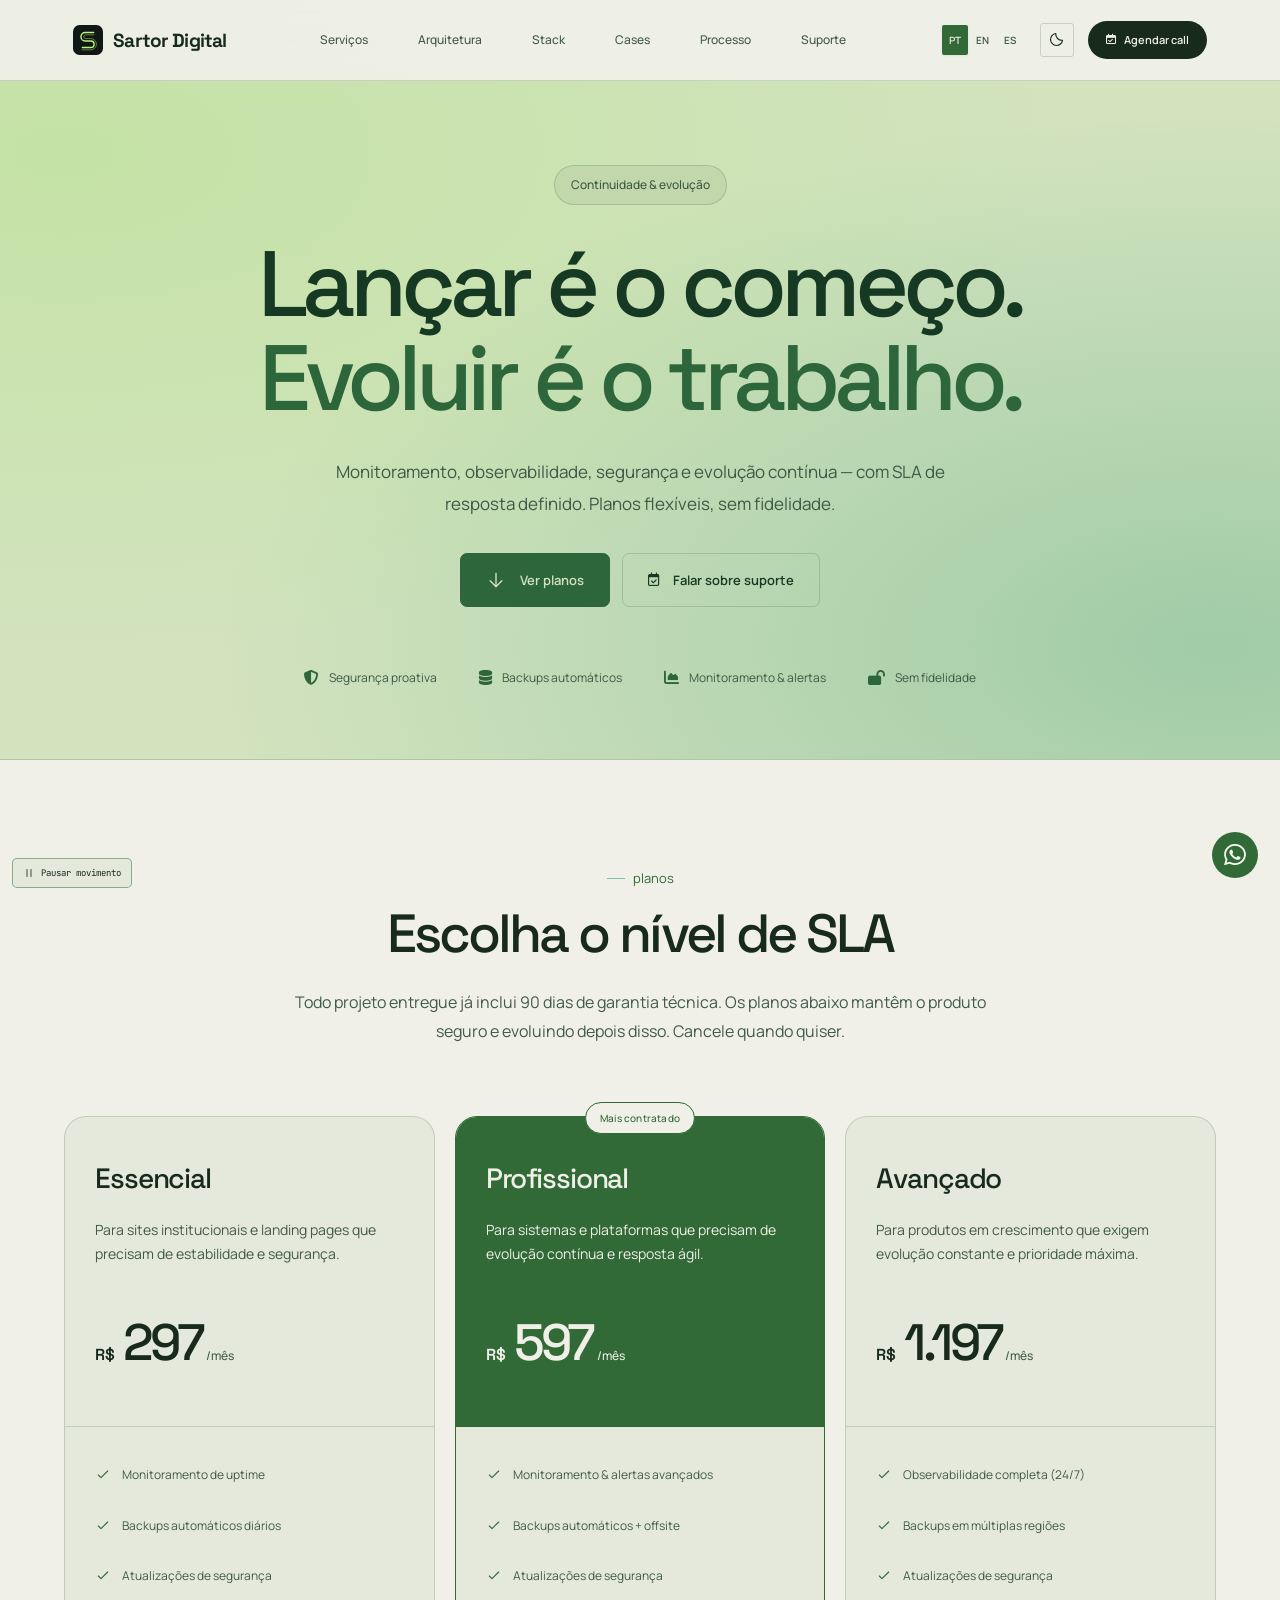
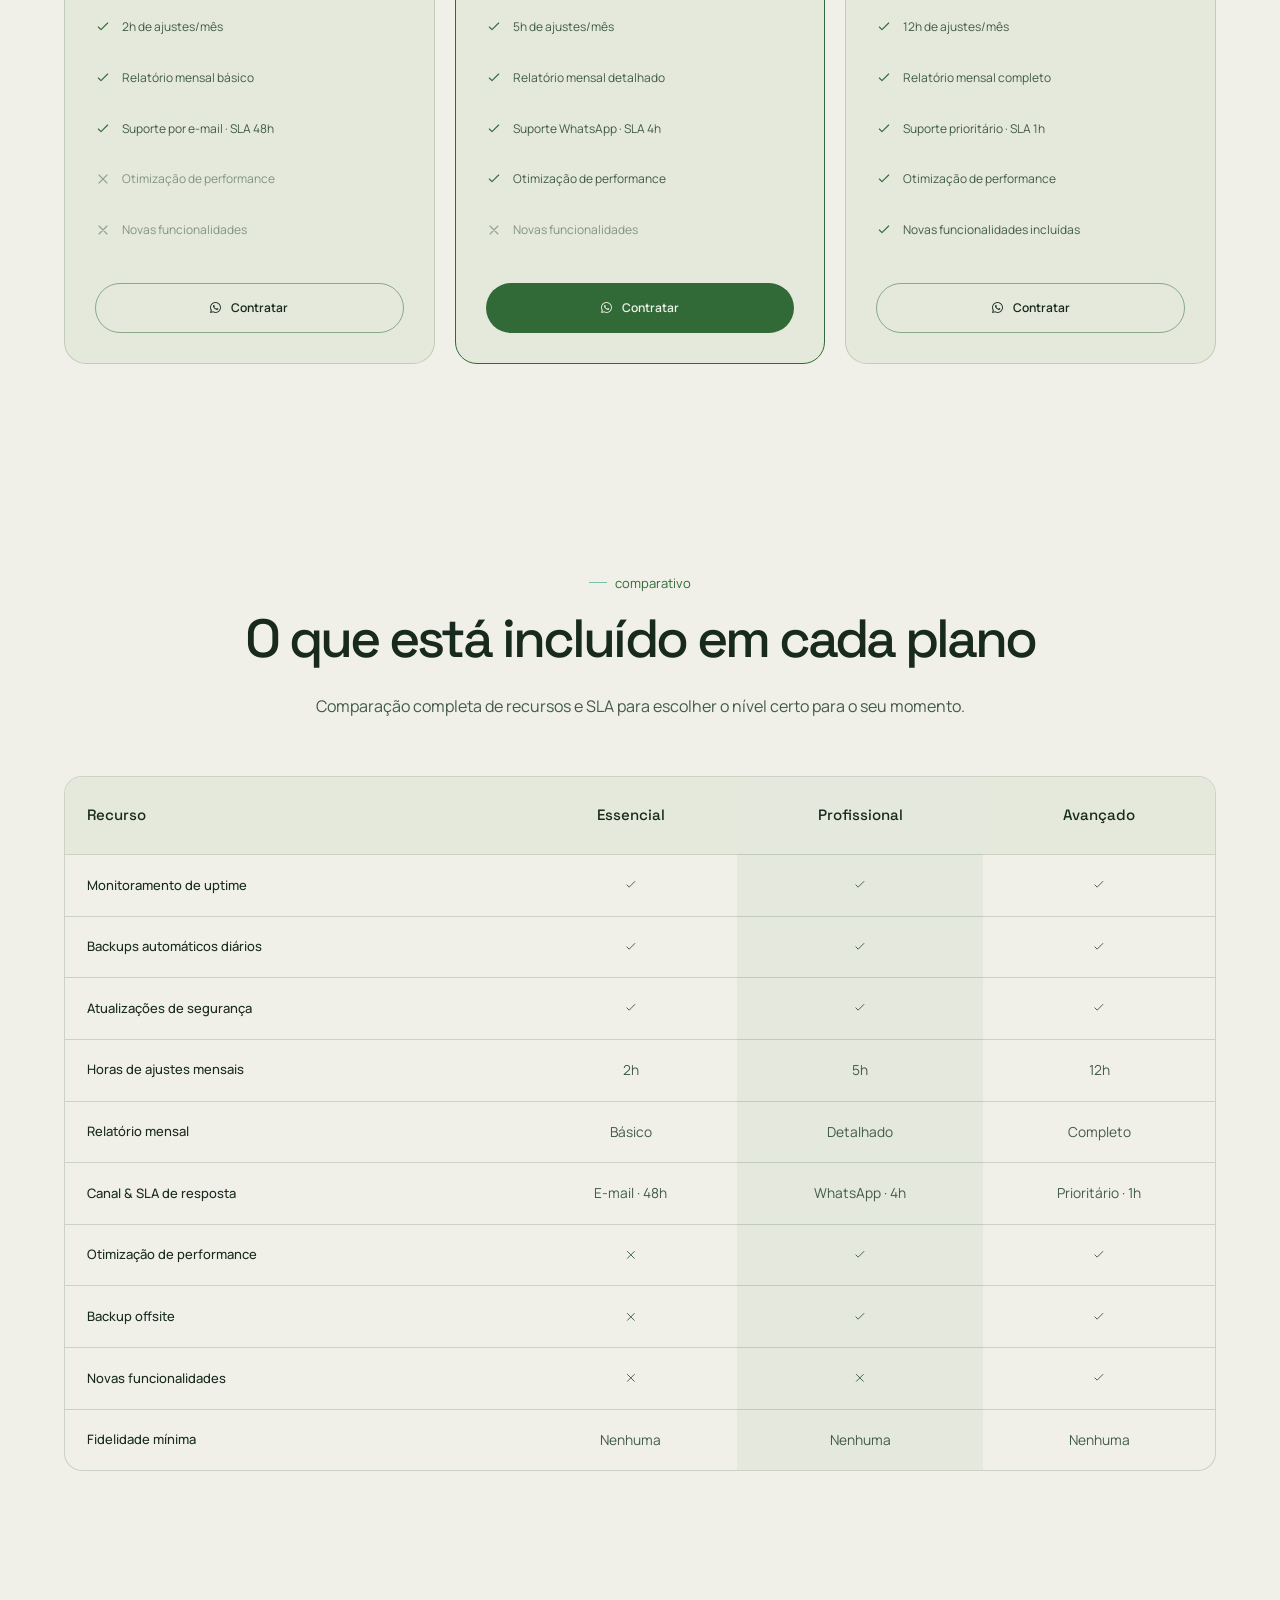
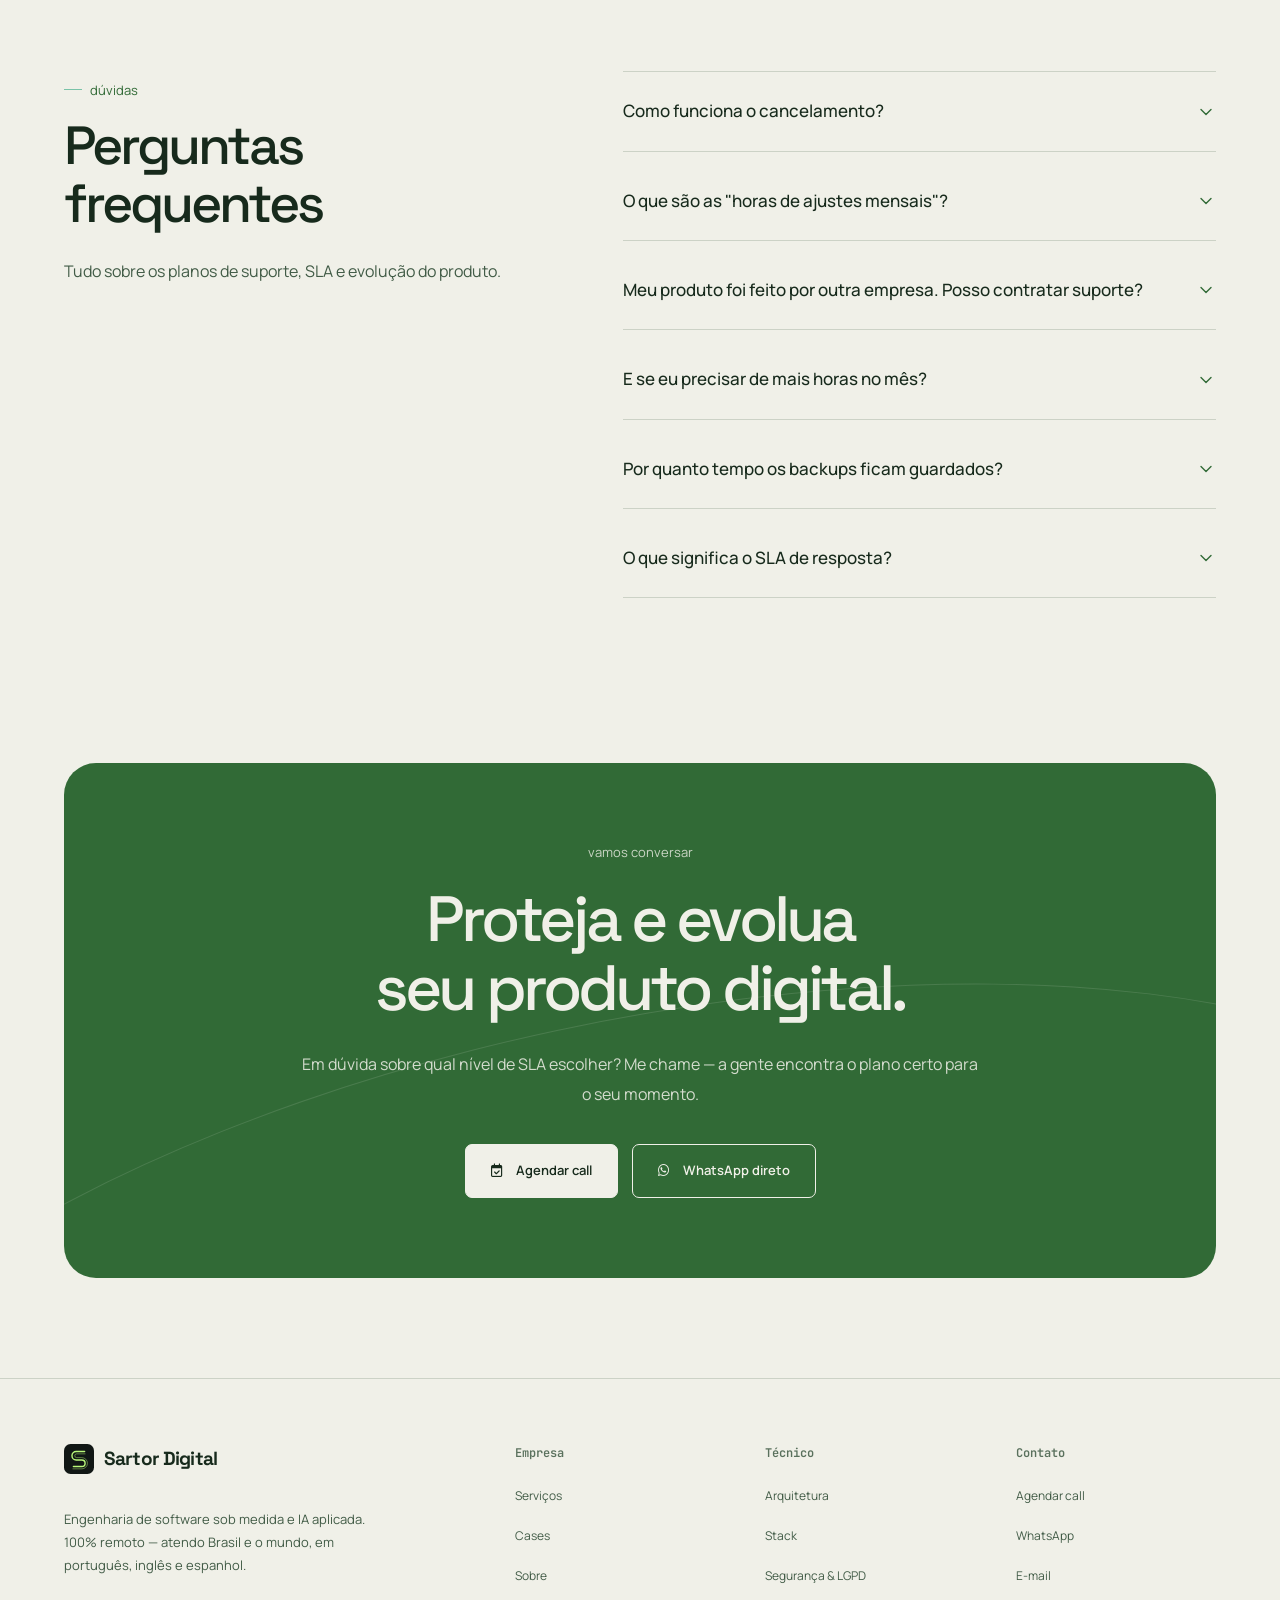
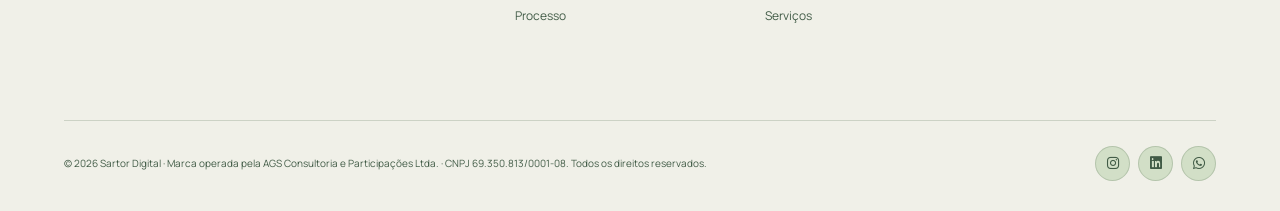
<file: suporte.html>
<!DOCTYPE html>

<html data-theme="light" lang="pt-br">
<head>
<meta charset="utf-8"/>
<meta content="width=device-width, initial-scale=1.0" name="viewport"/>
<title>Suporte &amp; SLA — Sartor Digital | Planos de manutenção e evolução</title>
<meta content="Planos de suporte com SLA para o seu produto digital: monitoramento, observabilidade, atualizações de segurança, backups e evolução contínua. Garantia técnica de 90 dias inclusa." name="description"/>
<meta content="#F7F8FA" name="theme-color"/>
<link href="https://sartordigital.online/suporte.html" rel="canonical"/>
<link href="https://sartordigital.online/suporte.html" hreflang="pt-br" rel="alternate"/>
<link href="https://sartordigital.online/en/support.html" hreflang="en-us" rel="alternate"/>
<link href="https://sartordigital.online/es/soporte.html" hreflang="es-es" rel="alternate"/>
<meta content="Suporte &amp; SLA — Sartor Digital" property="og:title"/>
<meta content="Planos de manutenção e evolução com SLA. Monitoramento, segurança, backups e roadmap contínuo." property="og:description"/>
<meta content="website" property="og:type"/>
<meta content="https://sartordigital.online/suporte.html" property="og:url"/>
<meta content="https://sartordigital.online/og-image.png" property="og:image"/>
<link href="assets/signature-mark.svg" rel="icon" type="image/svg+xml"/>
<link href="https://fonts.googleapis.com" rel="preconnect"/>
<link crossorigin="" href="https://fonts.gstatic.com" rel="preconnect"/>
<link href="https://fonts.googleapis.com/css2?family=Space+Grotesk:wght@400;500;600;700&amp;family=Inter:wght@300;400;500;600;700&amp;family=JetBrains+Mono:wght@400;500&amp;display=swap" rel="stylesheet"/>
<link href="https://cdnjs.cloudflare.com/ajax/libs/font-awesome/6.4.0/css/all.min.css" rel="stylesheet"/>
<script type="application/ld+json">
  {
    "@context":"https://schema.org",
    "@graph":[
      {"@type":"BreadcrumbList","itemListElement":[
        {"@type":"ListItem","position":1,"name":"Início","item":"https://sartordigital.online/"},
        {"@type":"ListItem","position":2,"name":"Suporte","item":"https://sartordigital.online/suporte.html"}
      ]}
    ]
  }
  </script>
<style>
  :root{--bg:#F7F8FA;--bg-2:#FFFFFF;--bg-3:#EFF1F5;--card:rgba(0,0,0,0.02);--card-hover:rgba(0,0,0,0.04);--border:rgba(0,0,0,0.09);--border-hi:rgba(5,150,105,0.35);--green:#059669;--green-dim:rgba(5,150,105,0.08);--accent-line:rgba(5,150,105,0.5);--text:#0A0A14;--text-2:#4B5563;--text-3:#9CA3AF;--shadow-sm:0 1px 2px rgba(0,0,0,0.06);--shadow-md:0 4px 16px rgba(0,0,0,0.07);--shadow-lg:0 16px 48px rgba(0,0,0,0.10);--radius-sm:8px;--radius:14px;--radius-lg:20px;--radius-xl:26px;--font-head:'Space Grotesk',sans-serif;--font-body:'Inter',sans-serif;--font-mono:'JetBrains Mono',monospace;--ease:cubic-bezier(0.4,0,0.2,1)}
  [data-theme="dark"]{--bg:#09090E;--bg-2:#0E0E16;--bg-3:#15151F;--card:rgba(255,255,255,0.022);--card-hover:rgba(255,255,255,0.045);--border:rgba(255,255,255,0.075);--border-hi:rgba(52,211,153,0.28);--green:#34D399;--green-dim:rgba(52,211,153,0.09);--accent-line:rgba(52,211,153,0.45);--text:#F1F5F9;--text-2:#98A2B3;--text-3:#5B6472;--shadow-sm:0 1px 2px rgba(0,0,0,0.4);--shadow-md:0 4px 16px rgba(0,0,0,0.45);--shadow-lg:0 16px 48px rgba(0,0,0,0.55)}
  *,*::before,*::after{margin:0;padding:0;box-sizing:border-box}
  html{scroll-behavior:smooth}
  body{font-family:var(--font-body);background:var(--bg);color:var(--text);overflow-x:hidden;-webkit-font-smoothing:antialiased;transition:background .3s,color .3s;line-height:1.6}
  a{text-decoration:none;color:inherit}img{max-width:100%}
  ::selection{background:var(--green-dim);color:var(--green)}
  .bg-grid{position:fixed;inset:0;z-index:0;pointer-events:none;background-image:linear-gradient(var(--border) 1px,transparent 1px),linear-gradient(90deg,var(--border) 1px,transparent 1px);background-size:64px 64px;opacity:.5;-webkit-mask-image:radial-gradient(ellipse 80% 55% at 50% 0%,#000 20%,transparent 75%);mask-image:radial-gradient(ellipse 80% 55% at 50% 0%,#000 20%,transparent 75%)}
  .bg-halo{position:fixed;top:-320px;left:50%;transform:translateX(-50%);width:900px;height:600px;z-index:0;pointer-events:none;background:radial-gradient(ellipse at center,var(--green-dim),transparent 60%);opacity:.9}
  .wrap{max-width:1120px;margin:0 auto;padding:0 24px;position:relative;z-index:1}
  .scroll-bar{position:fixed;top:0;left:0;right:0;height:2px;z-index:9999}
  .scroll-fill{height:100%;width:0%;background:var(--green);transition:width .1s linear}
  .nav{position:fixed;top:0;left:0;right:0;z-index:200;transition:all .3s var(--ease);padding:0 24px}
  .nav.scrolled{background:rgba(9,9,14,.82);backdrop-filter:blur(20px);-webkit-backdrop-filter:blur(20px);border-bottom:1px solid var(--border)}
  [data-theme="light"] .nav.scrolled{background:rgba(247,248,250,.85)}
  .nav-inner{display:flex;align-items:center;justify-content:space-between;height:66px;max-width:1120px;margin:0 auto}
  .nav-logo{display:flex;align-items:center;gap:10px;font-family:var(--font-head);font-size:1.02rem;font-weight:600;letter-spacing:-.02em;color:var(--text)}
  .logo-mark{width:30px;height:30px;flex-shrink:0}
  .nav-links{display:flex;align-items:center;gap:1px}
  .nav-links a{font-size:.86rem;font-weight:500;color:var(--text-2);padding:7px 13px;border-radius:var(--radius-sm);transition:all .2s}
  .nav-links a:hover{color:var(--text);background:var(--card-hover)}
  .nav-links a.active{color:var(--green)}
  .nav-actions{display:flex;align-items:center;gap:8px}
  .lang-pill{display:flex;align-items:center;gap:1px;background:var(--bg-3);border:1px solid var(--border);border-radius:100px;padding:3px}
  .lang-btn{background:none;border:none;cursor:pointer;font-family:var(--font-body);font-size:.7rem;font-weight:700;color:var(--text-3);padding:4px 9px;border-radius:100px;transition:all .2s}
  .lang-btn.active{background:var(--bg-2);color:var(--text);box-shadow:var(--shadow-sm)}
  .lang-btn:hover:not(.active){color:var(--text-2)}
  .theme-toggle{background:var(--bg-2);border:1px solid var(--border);border-radius:var(--radius-sm);width:34px;height:34px;cursor:pointer;color:var(--text-2);transition:all .2s;display:flex;align-items:center;justify-content:center;font-size:.82rem}
  .theme-toggle:hover{border-color:var(--border-hi);color:var(--green)}
  .nav-cta{display:inline-flex;align-items:center;gap:8px;background:var(--green);color:#04120C;padding:9px 18px;border-radius:var(--radius-sm);font-weight:600;font-size:.8rem;transition:all .2s;font-family:var(--font-body)}
  .nav-cta:hover{transform:translateY(-1px);filter:brightness(1.06)}
  .mob-toggle{display:none;background:var(--bg-2);border:1px solid var(--border);width:36px;height:36px;border-radius:var(--radius-sm);cursor:pointer;color:var(--text);font-size:.9rem;align-items:center;justify-content:center}
  .nav-open .nav-links{display:flex;flex-direction:column;position:absolute;top:66px;left:0;right:0;background:var(--bg-2);border-bottom:1px solid var(--border);padding:8px 24px;z-index:100;box-shadow:var(--shadow-md)}
  .nav-open .nav-links a{padding:12px 8px;border-bottom:1px solid var(--border);font-size:.95rem}
  .nav-open .nav-links a:last-child{border-bottom:none}
  .btn-primary{display:inline-flex;align-items:center;gap:9px;background:var(--green);color:#04120C;font-weight:600;font-size:.92rem;padding:13px 26px;border-radius:var(--radius);cursor:pointer;border:none;transition:all .2s;font-family:var(--font-body)}
  .btn-primary:hover{transform:translateY(-2px);filter:brightness(1.06)}
  .btn-ghost{display:inline-flex;align-items:center;gap:9px;background:var(--bg-2);color:var(--text);font-weight:500;font-size:.9rem;padding:12px 24px;border-radius:var(--radius);cursor:pointer;border:1px solid var(--border);transition:all .2s;font-family:var(--font-body)}
  .btn-ghost:hover{border-color:var(--border-hi);color:var(--green);transform:translateY(-1px)}
  .section{padding:88px 0;position:relative;z-index:1}
  .sec-divider{border:none;border-top:1px solid var(--border);margin:0}
  .section-tag{display:inline-flex;align-items:center;gap:8px;font-family:var(--font-mono);font-size:.72rem;font-weight:500;color:var(--green);margin-bottom:16px;letter-spacing:.02em}
  .section-tag::before{content:'';width:18px;height:1px;background:var(--accent-line)}
  .section-head.center .section-tag{justify-content:center}
  .section-title{font-family:var(--font-head);font-size:clamp(1.7rem,3.4vw,2.5rem);font-weight:600;letter-spacing:-.04em;line-height:1.1;color:var(--text);margin-bottom:14px}
  .section-sub{font-size:1rem;color:var(--text-2);line-height:1.7;max-width:600px}
  .section-head{margin-bottom:48px}.section-head.center{text-align:center}.section-head.center .section-sub{margin:0 auto}
  .g-card{background:var(--bg-2);border:1px solid var(--border);border-radius:var(--radius-lg);transition:all .28s var(--ease);position:relative;overflow:hidden}
  [data-theme="dark"] .g-card{background:var(--card)}
  .g-card:hover{border-color:var(--border-hi);box-shadow:var(--shadow-md);transform:translateY(-2px)}
  .page-hero{padding:150px 0 60px;text-align:center;position:relative;z-index:1}
  .eyebrow{display:inline-flex;align-items:center;gap:9px;background:var(--green-dim);border:1px solid var(--border-hi);border-radius:100px;padding:6px 14px;font-family:var(--font-mono);font-size:.72rem;font-weight:500;color:var(--green);letter-spacing:.02em;margin-bottom:22px}
  .page-hero h1{font-family:var(--font-head);font-size:clamp(2.2rem,5vw,3.6rem);font-weight:600;letter-spacing:-.045em;line-height:1.06;color:var(--text);margin-bottom:18px}
  .page-hero h1 em{font-style:normal;color:var(--green)}
  .page-hero p{font-size:1.08rem;color:var(--text-2);max-width:600px;margin:0 auto 30px;line-height:1.65}
  .hero-btns{display:flex;gap:12px;justify-content:center;flex-wrap:wrap;margin-bottom:36px}
  .trust-bar{display:flex;flex-wrap:wrap;justify-content:center;gap:10px 22px}
  .trust-item{display:flex;align-items:center;gap:8px;font-size:.82rem;color:var(--text-2)}
  .trust-item i{color:var(--green);font-size:.78rem}
  .plans-grid{display:grid;grid-template-columns:repeat(3,1fr);gap:16px;align-items:start}
  .plan-card{padding:32px 28px;display:flex;flex-direction:column}
  .plan-card.featured{border-color:var(--border-hi);box-shadow:var(--shadow-md)}
  .plan-badge{display:inline-block;align-self:flex-start;background:var(--green-dim);border:1px solid var(--border-hi);color:var(--green);font-family:var(--font-mono);font-size:.66rem;font-weight:600;letter-spacing:.04em;padding:4px 11px;border-radius:100px;margin-bottom:14px;text-transform:uppercase}
  .plan-name{font-family:var(--font-head);font-size:1.15rem;font-weight:600;color:var(--text);margin-bottom:8px}
  .plan-price{font-family:var(--font-head);font-size:2.5rem;font-weight:700;color:var(--text);letter-spacing:-.03em;line-height:1;margin-bottom:14px}
  .plan-price sup{font-size:1rem;font-weight:600;color:var(--text-2);margin-right:2px;top:-.7em}
  .plan-price span{font-size:.9rem;font-weight:500;color:var(--text-3);letter-spacing:0}
  .plan-desc{font-size:.86rem;color:var(--text-2);line-height:1.6;margin-bottom:22px;min-height:66px}
  .plan-features{list-style:none;display:flex;flex-direction:column;gap:11px;margin-bottom:26px;flex:1}
  .plan-features li{display:flex;align-items:flex-start;gap:10px;font-size:.85rem;color:var(--text-2)}
  .plan-features li i{color:var(--green);margin-top:3px;font-size:.78rem;flex-shrink:0}
  .plan-features li.off{color:var(--text-3)}
  .plan-features li.off i{color:var(--text-3)}
  .plan-cta{display:inline-flex;align-items:center;justify-content:center;gap:8px;width:100%;padding:12px;border-radius:var(--radius-sm);font-weight:600;font-size:.86rem;transition:all .2s;font-family:var(--font-body)}
  .plan-cta.ghost{background:var(--bg-2);color:var(--text);border:1px solid var(--border)}
  .plan-cta.ghost:hover{border-color:var(--border-hi);color:var(--green)}
  .plan-cta.solid{background:var(--green);color:#04120C;border:none}
  .plan-cta.solid:hover{filter:brightness(1.06);transform:translateY(-1px)}
  .compare-wrap{overflow-x:auto;border:1px solid var(--border);border-radius:var(--radius-lg)}
  .compare-table{width:100%;border-collapse:collapse;min-width:640px}
  .compare-table th,.compare-table td{padding:15px 18px;text-align:center;font-size:.86rem;border-bottom:1px solid var(--border)}
  .compare-table th{font-family:var(--font-head);font-weight:600;color:var(--text);background:var(--bg-2)}
  [data-theme="dark"] .compare-table th{background:var(--card)}
  .compare-table td:first-child,.compare-table th:first-child{text-align:left;color:var(--text-2);font-weight:500}
  .compare-table td{color:var(--text-2)}
  .compare-table tr:last-child td{border-bottom:none}
  .featured-col{background:var(--green-dim)}
  .compare-table .check{color:var(--green)}
  .compare-table .cross{color:var(--text-3)}
  .faq-list{max-width:780px;margin:0 auto;display:grid;gap:10px}
  .faq-item{border:1px solid var(--border);border-radius:var(--radius);background:var(--bg-2);overflow:hidden}
  [data-theme="dark"] .faq-item{background:var(--card)}
  .faq-question{display:flex;align-items:center;justify-content:space-between;width:100%;padding:18px 22px;background:none;border:none;cursor:pointer;font-family:var(--font-head);font-size:.96rem;font-weight:600;color:var(--text);text-align:left;gap:16px}
  .faq-chevron{font-size:.8rem;color:var(--green);transition:transform .25s;flex-shrink:0}
  .faq-item.open .faq-chevron{transform:rotate(180deg)}
  .faq-answer{max-height:0;overflow:hidden;transition:max-height .3s var(--ease)}
  .faq-answer-inner{padding:0 22px 20px;font-size:.9rem;color:var(--text-2);line-height:1.7}
  .cta-card{border:1px solid var(--border-hi);border-radius:var(--radius-xl);padding:64px 48px;text-align:center;position:relative;overflow:hidden;background:var(--bg-2)}
  [data-theme="dark"] .cta-card{background:var(--card)}
  .cta-card::before{content:'';position:absolute;top:-160px;left:50%;transform:translateX(-50%);width:700px;height:340px;background:radial-gradient(ellipse,var(--green-dim),transparent 70%);pointer-events:none}
  .cta-card h2{font-family:var(--font-head);font-size:clamp(1.7rem,3.4vw,2.4rem);font-weight:600;letter-spacing:-.03em;margin-bottom:14px;position:relative;z-index:1;color:var(--text);line-height:1.1}
  .cta-card p{font-size:1rem;color:var(--text-2);margin-bottom:30px;line-height:1.65;position:relative;z-index:1;max-width:520px;margin-left:auto;margin-right:auto}
  .cta-btns{display:flex;gap:12px;justify-content:center;flex-wrap:wrap;position:relative;z-index:1}
  .footer{border-top:1px solid var(--border);padding:56px 0 32px;background:var(--bg-2)}
  .footer-top{display:grid;grid-template-columns:1.4fr 1fr 1fr 1fr;gap:40px;margin-bottom:44px}
  .footer-brand .nav-logo{margin-bottom:14px}
  .footer-brand p{font-size:.84rem;color:var(--text-2);line-height:1.6;max-width:280px}
  .footer-col h5{font-family:var(--font-mono);font-size:.7rem;color:var(--text-3);letter-spacing:.08em;text-transform:uppercase;margin-bottom:14px}
  .footer-col a{display:block;font-size:.84rem;color:var(--text-2);padding:5px 0;transition:color .2s}
  .footer-col a:hover{color:var(--green)}
  .footer-bottom{display:flex;align-items:center;justify-content:space-between;flex-wrap:wrap;gap:16px;padding-top:24px;border-top:1px solid var(--border)}
  .footer-copy{font-size:.76rem;color:var(--text-3)}
  .footer-socials{display:flex;gap:9px}
  .f-social{width:34px;height:34px;border-radius:var(--radius-sm);background:var(--bg-3);border:1px solid var(--border);display:flex;align-items:center;justify-content:center;color:var(--text-2);transition:all .2s;font-size:.85rem}
  .f-social:hover{border-color:var(--border-hi);color:var(--green)}
  .wa-float{position:fixed;bottom:24px;right:24px;z-index:100;width:52px;height:52px;border-radius:50%;background:#25D366;color:#fff;display:flex;align-items:center;justify-content:center;font-size:1.4rem;box-shadow:0 6px 20px rgba(37,211,102,.35);cursor:pointer;transition:all .2s}
  .wa-float:hover{transform:scale(1.06)}
  .fade-in{opacity:0;transform:translateY(20px);transition:opacity .6s var(--ease),transform .6s var(--ease)}
  .fade-in.visible{opacity:1;transform:translateY(0)}
  @media(prefers-reduced-motion:reduce){*{animation:none!important;transition:none!important}.fade-in{opacity:1;transform:none}}
  @media(max-width:1024px){.plans-grid{grid-template-columns:1fr;max-width:440px;margin:0 auto}.footer-top{grid-template-columns:1fr 1fr}}
  @media(max-width:768px){.nav-links{display:none}.mob-toggle{display:flex}.nav-cta{display:none}.footer-top{grid-template-columns:1fr}.cta-card{padding:44px 22px}.page-hero{padding:120px 0 56px}}
  @media(max-width:480px){.page-hero h1{font-size:2rem}}
  </style>
<link href="assets/studio.css?v=3" rel="stylesheet"/><link href="assets/themes.css?v=3" rel="stylesheet"/>
<link href="assets/icons.css?v=20261116" rel="stylesheet"/><link href="assets/experience.css?v=20261116-6" rel="stylesheet"/><link href="assets/experience-interior.css?v=20261116-9" rel="stylesheet"/></head>
<body class="support-page interior-page experience-interior"><a class="studio-skip" href="#main-content">Pular para o conteúdo</a>
<div class="bg-grid"></div>
<div class="bg-halo"></div>
<div class="scroll-bar"><div class="scroll-fill" id="scrollFill"></div></div>
<nav class="nav" id="nav">
<div class="nav-inner">
<a class="nav-logo" href="index.html"><img alt="" class="logo-mark" height="34" src="assets/signature-mark.svg" width="34"/> Sartor Digital</a>
<div class="nav-links">
<a href="servicos.html">Serviços</a>
<a href="index.html#arquitetura">Arquitetura</a>
<a href="index.html#stack">Stack</a>
<a href="index.html#cases">Cases</a>
<a href="index.html#processo">Processo</a>
<a class="active" href="suporte.html">Suporte</a>
</div>
<div class="nav-actions">
<div class="lang-pill"><a class="lang-btn active" href="/suporte.html">PT</a><a class="lang-btn" href="/en/support.html">EN</a><a class="lang-btn" href="/es/soporte.html">ES</a></div>
<button aria-label="Alternar tema" class="theme-toggle" id="themeToggle"><i aria-hidden="true" class="fas fa-moon" id="themeIcon"></i><svg aria-hidden="true" class="sd-icon sd-theme-sun" data-icon="sun" fill="none" focusable="false" height="24" stroke="currentColor" stroke-linecap="round" stroke-linejoin="round" stroke-width="1.65" viewbox="0 0 24 24" width="24" xmlns="http://www.w3.org/2000/svg"><circle cx="12" cy="12" r="4"></circle><path d="M12 2v2M12 20v2M2 12h2M20 12h2M4.93 4.93l1.42 1.42M17.65 17.65l1.42 1.42M4.93 19.07l1.42-1.42M17.65 6.35l1.42-1.42"></path></svg><svg aria-hidden="true" class="sd-icon sd-theme-moon" data-icon="moon" fill="none" focusable="false" height="24" stroke="currentColor" stroke-linecap="round" stroke-linejoin="round" stroke-width="1.65" viewbox="0 0 24 24" width="24" xmlns="http://www.w3.org/2000/svg"><path d="M20.5 13A8.5 8.5 0 0 1 11 3.5 8.5 8.5 0 1 0 20.5 13Z"></path></svg></button>
<a class="nav-cta" href="https://calendly.com/giovannesartor" rel="noopener" target="_blank"><i class="far fa-calendar-check"></i> Agendar call</a>
<button aria-label="Menu" class="mob-toggle" id="mobToggle"><svg aria-hidden="true" class="sd-icon" data-icon="menu" fill="none" focusable="false" height="24" stroke="currentColor" stroke-linecap="round" stroke-linejoin="round" stroke-width="1.65" viewbox="0 0 24 24" width="24" xmlns="http://www.w3.org/2000/svg"><path d="M4 6h16M4 12h16M4 18h16"></path></svg></button>
</div>
</div>
</nav>
<main id="main-content" tabindex="-1"><section class="page-hero ei-hero">
<div class="wrap interior-hero-wrap">
<div class="eyebrow">Continuidade &amp; evolução</div>
<h1 class="">Lançar é o começo.<br/><em>Evoluir é o trabalho.</em></h1>
<p class="">Monitoramento, observabilidade, segurança e evolução contínua — com SLA de resposta definido. Planos flexíveis, sem fidelidade.</p>
<div class="hero-btns">
<a class="btn-primary" href="#planos"><svg aria-hidden="true" class="sd-icon" data-icon="arrow-down" fill="none" focusable="false" height="24" stroke="currentColor" stroke-linecap="round" stroke-linejoin="round" stroke-width="1.65" viewbox="0 0 24 24" width="24" xmlns="http://www.w3.org/2000/svg"><path d="M12 4v16M5 13l7 7 7-7"></path></svg> Ver planos</a>
<a class="btn-ghost" href="https://calendly.com/giovannesartor" rel="noopener" target="_blank"><i class="far fa-calendar-check"></i> Falar sobre suporte</a>
</div>
<div class="trust-bar ei-trust">
<div class="trust-item"><i class="fas fa-shield-halved"></i> Segurança proativa</div>
<div class="trust-item"><i class="fas fa-database"></i> Backups automáticos</div>
<div class="trust-item"><i class="fas fa-chart-area"></i> Monitoramento &amp; alertas</div>
<div class="trust-item"><i class="fas fa-lock-open"></i> Sem fidelidade</div>
</div>
</div>
</section>

<section class="section" id="planos">
<div class="wrap">
<div class="section-head center fade-in">
<div class="section-tag">planos</div>
<h2 class="section-title">Escolha o nível de SLA</h2>
<p class="section-sub">Todo projeto entregue já inclui 90 dias de garantia técnica. Os planos abaixo mantêm o produto seguro e evoluindo depois disso. Cancele quando quiser.</p>
</div>
<div class="plans-grid">
<div class="plan-card ei-plan"><div class="ei-plan-head"><div class="plan-name">Essencial</div><p class="plan-desc">Para sites institucionais e landing pages que precisam de estabilidade e segurança.</p><div class="plan-price"><sup>R$</sup>297<span>/mês</span></div></div>



<ul class="plan-features">
<li><svg aria-hidden="true" class="sd-icon" data-icon="check" fill="none" focusable="false" height="24" stroke="currentColor" stroke-linecap="round" stroke-linejoin="round" stroke-width="1.65" viewbox="0 0 24 24" width="24" xmlns="http://www.w3.org/2000/svg"><path d="m5 12 4 4L19 6"></path></svg>Monitoramento de uptime</li>
<li><svg aria-hidden="true" class="sd-icon" data-icon="check" fill="none" focusable="false" height="24" stroke="currentColor" stroke-linecap="round" stroke-linejoin="round" stroke-width="1.65" viewbox="0 0 24 24" width="24" xmlns="http://www.w3.org/2000/svg"><path d="m5 12 4 4L19 6"></path></svg>Backups automáticos diários</li>
<li><svg aria-hidden="true" class="sd-icon" data-icon="check" fill="none" focusable="false" height="24" stroke="currentColor" stroke-linecap="round" stroke-linejoin="round" stroke-width="1.65" viewbox="0 0 24 24" width="24" xmlns="http://www.w3.org/2000/svg"><path d="m5 12 4 4L19 6"></path></svg>Atualizações de segurança</li>
<li><svg aria-hidden="true" class="sd-icon" data-icon="check" fill="none" focusable="false" height="24" stroke="currentColor" stroke-linecap="round" stroke-linejoin="round" stroke-width="1.65" viewbox="0 0 24 24" width="24" xmlns="http://www.w3.org/2000/svg"><path d="m5 12 4 4L19 6"></path></svg>2h de ajustes/mês</li>
<li><svg aria-hidden="true" class="sd-icon" data-icon="check" fill="none" focusable="false" height="24" stroke="currentColor" stroke-linecap="round" stroke-linejoin="round" stroke-width="1.65" viewbox="0 0 24 24" width="24" xmlns="http://www.w3.org/2000/svg"><path d="m5 12 4 4L19 6"></path></svg>Relatório mensal básico</li>
<li><svg aria-hidden="true" class="sd-icon" data-icon="check" fill="none" focusable="false" height="24" stroke="currentColor" stroke-linecap="round" stroke-linejoin="round" stroke-width="1.65" viewbox="0 0 24 24" width="24" xmlns="http://www.w3.org/2000/svg"><path d="m5 12 4 4L19 6"></path></svg>Suporte por e-mail · SLA 48h</li>
<li class="off"><svg aria-hidden="true" class="sd-icon" data-icon="close" fill="none" focusable="false" height="24" stroke="currentColor" stroke-linecap="round" stroke-linejoin="round" stroke-width="1.65" viewbox="0 0 24 24" width="24" xmlns="http://www.w3.org/2000/svg"><path d="m6 6 12 12M18 6 6 18"></path></svg>Otimização de performance</li>
<li class="off"><svg aria-hidden="true" class="sd-icon" data-icon="close" fill="none" focusable="false" height="24" stroke="currentColor" stroke-linecap="round" stroke-linejoin="round" stroke-width="1.65" viewbox="0 0 24 24" width="24" xmlns="http://www.w3.org/2000/svg"><path d="m6 6 12 12M18 6 6 18"></path></svg>Novas funcionalidades</li>
</ul>
<a class="plan-cta ghost" href="https://wa.me/5554993031264?text=Ol%C3%A1!%20Quero%20o%20plano%20Essencial%20de%20suporte%20%28R%24297%2Fm%C3%AAs%29." rel="noopener" target="_blank"><i class="fab fa-whatsapp"></i> Contratar</a>
</div>
<div class="plan-card featured ei-plan"><div class="ei-plan-head"><div class="plan-badge">Mais contratado</div><div class="plan-name">Profissional</div><p class="plan-desc">Para sistemas e plataformas que precisam de evolução contínua e resposta ágil.</p><div class="plan-price"><sup>R$</sup>597<span>/mês</span></div></div>




<ul class="plan-features">
<li><svg aria-hidden="true" class="sd-icon" data-icon="check" fill="none" focusable="false" height="24" stroke="currentColor" stroke-linecap="round" stroke-linejoin="round" stroke-width="1.65" viewbox="0 0 24 24" width="24" xmlns="http://www.w3.org/2000/svg"><path d="m5 12 4 4L19 6"></path></svg>Monitoramento &amp; alertas avançados</li>
<li><svg aria-hidden="true" class="sd-icon" data-icon="check" fill="none" focusable="false" height="24" stroke="currentColor" stroke-linecap="round" stroke-linejoin="round" stroke-width="1.65" viewbox="0 0 24 24" width="24" xmlns="http://www.w3.org/2000/svg"><path d="m5 12 4 4L19 6"></path></svg>Backups automáticos + offsite</li>
<li><svg aria-hidden="true" class="sd-icon" data-icon="check" fill="none" focusable="false" height="24" stroke="currentColor" stroke-linecap="round" stroke-linejoin="round" stroke-width="1.65" viewbox="0 0 24 24" width="24" xmlns="http://www.w3.org/2000/svg"><path d="m5 12 4 4L19 6"></path></svg>Atualizações de segurança</li>
<li><svg aria-hidden="true" class="sd-icon" data-icon="check" fill="none" focusable="false" height="24" stroke="currentColor" stroke-linecap="round" stroke-linejoin="round" stroke-width="1.65" viewbox="0 0 24 24" width="24" xmlns="http://www.w3.org/2000/svg"><path d="m5 12 4 4L19 6"></path></svg>5h de ajustes/mês</li>
<li><svg aria-hidden="true" class="sd-icon" data-icon="check" fill="none" focusable="false" height="24" stroke="currentColor" stroke-linecap="round" stroke-linejoin="round" stroke-width="1.65" viewbox="0 0 24 24" width="24" xmlns="http://www.w3.org/2000/svg"><path d="m5 12 4 4L19 6"></path></svg>Relatório mensal detalhado</li>
<li><svg aria-hidden="true" class="sd-icon" data-icon="check" fill="none" focusable="false" height="24" stroke="currentColor" stroke-linecap="round" stroke-linejoin="round" stroke-width="1.65" viewbox="0 0 24 24" width="24" xmlns="http://www.w3.org/2000/svg"><path d="m5 12 4 4L19 6"></path></svg>Suporte WhatsApp · SLA 4h</li>
<li><svg aria-hidden="true" class="sd-icon" data-icon="check" fill="none" focusable="false" height="24" stroke="currentColor" stroke-linecap="round" stroke-linejoin="round" stroke-width="1.65" viewbox="0 0 24 24" width="24" xmlns="http://www.w3.org/2000/svg"><path d="m5 12 4 4L19 6"></path></svg>Otimização de performance</li>
<li class="off"><svg aria-hidden="true" class="sd-icon" data-icon="close" fill="none" focusable="false" height="24" stroke="currentColor" stroke-linecap="round" stroke-linejoin="round" stroke-width="1.65" viewbox="0 0 24 24" width="24" xmlns="http://www.w3.org/2000/svg"><path d="m6 6 12 12M18 6 6 18"></path></svg>Novas funcionalidades</li>
</ul>
<a class="plan-cta solid" href="https://wa.me/5554993031264?text=Ol%C3%A1!%20Quero%20o%20plano%20Profissional%20de%20suporte%20%28R%24597%2Fm%C3%AAs%29." rel="noopener" target="_blank"><i class="fab fa-whatsapp"></i> Contratar</a>
</div>
<div class="plan-card ei-plan"><div class="ei-plan-head"><div class="plan-name">Avançado</div><p class="plan-desc">Para produtos em crescimento que exigem evolução constante e prioridade máxima.</p><div class="plan-price"><sup>R$</sup>1.197<span>/mês</span></div></div>



<ul class="plan-features">
<li><svg aria-hidden="true" class="sd-icon" data-icon="check" fill="none" focusable="false" height="24" stroke="currentColor" stroke-linecap="round" stroke-linejoin="round" stroke-width="1.65" viewbox="0 0 24 24" width="24" xmlns="http://www.w3.org/2000/svg"><path d="m5 12 4 4L19 6"></path></svg>Observabilidade completa (24/7)</li>
<li><svg aria-hidden="true" class="sd-icon" data-icon="check" fill="none" focusable="false" height="24" stroke="currentColor" stroke-linecap="round" stroke-linejoin="round" stroke-width="1.65" viewbox="0 0 24 24" width="24" xmlns="http://www.w3.org/2000/svg"><path d="m5 12 4 4L19 6"></path></svg>Backups em múltiplas regiões</li>
<li><svg aria-hidden="true" class="sd-icon" data-icon="check" fill="none" focusable="false" height="24" stroke="currentColor" stroke-linecap="round" stroke-linejoin="round" stroke-width="1.65" viewbox="0 0 24 24" width="24" xmlns="http://www.w3.org/2000/svg"><path d="m5 12 4 4L19 6"></path></svg>Atualizações de segurança</li>
<li><svg aria-hidden="true" class="sd-icon" data-icon="check" fill="none" focusable="false" height="24" stroke="currentColor" stroke-linecap="round" stroke-linejoin="round" stroke-width="1.65" viewbox="0 0 24 24" width="24" xmlns="http://www.w3.org/2000/svg"><path d="m5 12 4 4L19 6"></path></svg>12h de ajustes/mês</li>
<li><svg aria-hidden="true" class="sd-icon" data-icon="check" fill="none" focusable="false" height="24" stroke="currentColor" stroke-linecap="round" stroke-linejoin="round" stroke-width="1.65" viewbox="0 0 24 24" width="24" xmlns="http://www.w3.org/2000/svg"><path d="m5 12 4 4L19 6"></path></svg>Relatório mensal completo</li>
<li><svg aria-hidden="true" class="sd-icon" data-icon="check" fill="none" focusable="false" height="24" stroke="currentColor" stroke-linecap="round" stroke-linejoin="round" stroke-width="1.65" viewbox="0 0 24 24" width="24" xmlns="http://www.w3.org/2000/svg"><path d="m5 12 4 4L19 6"></path></svg>Suporte prioritário · SLA 1h</li>
<li><svg aria-hidden="true" class="sd-icon" data-icon="check" fill="none" focusable="false" height="24" stroke="currentColor" stroke-linecap="round" stroke-linejoin="round" stroke-width="1.65" viewbox="0 0 24 24" width="24" xmlns="http://www.w3.org/2000/svg"><path d="m5 12 4 4L19 6"></path></svg>Otimização de performance</li>
<li><svg aria-hidden="true" class="sd-icon" data-icon="check" fill="none" focusable="false" height="24" stroke="currentColor" stroke-linecap="round" stroke-linejoin="round" stroke-width="1.65" viewbox="0 0 24 24" width="24" xmlns="http://www.w3.org/2000/svg"><path d="m5 12 4 4L19 6"></path></svg>Novas funcionalidades incluídas</li>
</ul>
<a class="plan-cta ghost" href="https://wa.me/5554993031264?text=Ol%C3%A1!%20Quero%20o%20plano%20Avan%C3%A7ado%20de%20suporte%20%28R%241.197%2Fm%C3%AAs%29." rel="noopener" target="_blank"><i class="fab fa-whatsapp"></i> Contratar</a>
</div>
</div>
</div>
</section>

<section class="section">
<div class="wrap">
<div class="section-head center fade-in">
<div class="section-tag">comparativo</div>
<h2 class="section-title">O que está incluído em cada plano</h2>
<p class="section-sub">Comparação completa de recursos e SLA para escolher o nível certo para o seu momento.</p>
</div>
<div aria-label="Comparativo dos planos de suporte" class="compare-wrap fade-in" role="region" tabindex="0">
<table class="compare-table">
<thead>
<tr>
<th style="width:40%">Recurso</th>
<th>Essencial</th>
<th class="featured-col">Profissional</th>
<th>Avançado</th>
</tr>
</thead>
<tbody>
<tr><td>Monitoramento de uptime</td><td><svg aria-hidden="true" class="sd-icon" data-icon="check" fill="none" focusable="false" height="24" stroke="currentColor" stroke-linecap="round" stroke-linejoin="round" stroke-width="1.65" viewbox="0 0 24 24" width="24" xmlns="http://www.w3.org/2000/svg"><path d="m5 12 4 4L19 6"></path></svg></td><td class="featured-col"><svg aria-hidden="true" class="sd-icon" data-icon="check" fill="none" focusable="false" height="24" stroke="currentColor" stroke-linecap="round" stroke-linejoin="round" stroke-width="1.65" viewbox="0 0 24 24" width="24" xmlns="http://www.w3.org/2000/svg"><path d="m5 12 4 4L19 6"></path></svg></td><td><svg aria-hidden="true" class="sd-icon" data-icon="check" fill="none" focusable="false" height="24" stroke="currentColor" stroke-linecap="round" stroke-linejoin="round" stroke-width="1.65" viewbox="0 0 24 24" width="24" xmlns="http://www.w3.org/2000/svg"><path d="m5 12 4 4L19 6"></path></svg></td></tr>
<tr><td>Backups automáticos diários</td><td><svg aria-hidden="true" class="sd-icon" data-icon="check" fill="none" focusable="false" height="24" stroke="currentColor" stroke-linecap="round" stroke-linejoin="round" stroke-width="1.65" viewbox="0 0 24 24" width="24" xmlns="http://www.w3.org/2000/svg"><path d="m5 12 4 4L19 6"></path></svg></td><td class="featured-col"><svg aria-hidden="true" class="sd-icon" data-icon="check" fill="none" focusable="false" height="24" stroke="currentColor" stroke-linecap="round" stroke-linejoin="round" stroke-width="1.65" viewbox="0 0 24 24" width="24" xmlns="http://www.w3.org/2000/svg"><path d="m5 12 4 4L19 6"></path></svg></td><td><svg aria-hidden="true" class="sd-icon" data-icon="check" fill="none" focusable="false" height="24" stroke="currentColor" stroke-linecap="round" stroke-linejoin="round" stroke-width="1.65" viewbox="0 0 24 24" width="24" xmlns="http://www.w3.org/2000/svg"><path d="m5 12 4 4L19 6"></path></svg></td></tr>
<tr><td>Atualizações de segurança</td><td><svg aria-hidden="true" class="sd-icon" data-icon="check" fill="none" focusable="false" height="24" stroke="currentColor" stroke-linecap="round" stroke-linejoin="round" stroke-width="1.65" viewbox="0 0 24 24" width="24" xmlns="http://www.w3.org/2000/svg"><path d="m5 12 4 4L19 6"></path></svg></td><td class="featured-col"><svg aria-hidden="true" class="sd-icon" data-icon="check" fill="none" focusable="false" height="24" stroke="currentColor" stroke-linecap="round" stroke-linejoin="round" stroke-width="1.65" viewbox="0 0 24 24" width="24" xmlns="http://www.w3.org/2000/svg"><path d="m5 12 4 4L19 6"></path></svg></td><td><svg aria-hidden="true" class="sd-icon" data-icon="check" fill="none" focusable="false" height="24" stroke="currentColor" stroke-linecap="round" stroke-linejoin="round" stroke-width="1.65" viewbox="0 0 24 24" width="24" xmlns="http://www.w3.org/2000/svg"><path d="m5 12 4 4L19 6"></path></svg></td></tr>
<tr><td>Horas de ajustes mensais</td><td>2h</td><td class="featured-col">5h</td><td>12h</td></tr>
<tr><td>Relatório mensal</td><td>Básico</td><td class="featured-col">Detalhado</td><td>Completo</td></tr>
<tr><td>Canal &amp; SLA de resposta</td><td>E-mail · 48h</td><td class="featured-col">WhatsApp · 4h</td><td>Prioritário · 1h</td></tr>
<tr><td>Otimização de performance</td><td><svg aria-hidden="true" class="sd-icon" data-icon="close" fill="none" focusable="false" height="24" stroke="currentColor" stroke-linecap="round" stroke-linejoin="round" stroke-width="1.65" viewbox="0 0 24 24" width="24" xmlns="http://www.w3.org/2000/svg"><path d="m6 6 12 12M18 6 6 18"></path></svg></td><td class="featured-col"><svg aria-hidden="true" class="sd-icon" data-icon="check" fill="none" focusable="false" height="24" stroke="currentColor" stroke-linecap="round" stroke-linejoin="round" stroke-width="1.65" viewbox="0 0 24 24" width="24" xmlns="http://www.w3.org/2000/svg"><path d="m5 12 4 4L19 6"></path></svg></td><td><svg aria-hidden="true" class="sd-icon" data-icon="check" fill="none" focusable="false" height="24" stroke="currentColor" stroke-linecap="round" stroke-linejoin="round" stroke-width="1.65" viewbox="0 0 24 24" width="24" xmlns="http://www.w3.org/2000/svg"><path d="m5 12 4 4L19 6"></path></svg></td></tr>
<tr><td>Backup offsite</td><td><svg aria-hidden="true" class="sd-icon" data-icon="close" fill="none" focusable="false" height="24" stroke="currentColor" stroke-linecap="round" stroke-linejoin="round" stroke-width="1.65" viewbox="0 0 24 24" width="24" xmlns="http://www.w3.org/2000/svg"><path d="m6 6 12 12M18 6 6 18"></path></svg></td><td class="featured-col"><svg aria-hidden="true" class="sd-icon" data-icon="check" fill="none" focusable="false" height="24" stroke="currentColor" stroke-linecap="round" stroke-linejoin="round" stroke-width="1.65" viewbox="0 0 24 24" width="24" xmlns="http://www.w3.org/2000/svg"><path d="m5 12 4 4L19 6"></path></svg></td><td><svg aria-hidden="true" class="sd-icon" data-icon="check" fill="none" focusable="false" height="24" stroke="currentColor" stroke-linecap="round" stroke-linejoin="round" stroke-width="1.65" viewbox="0 0 24 24" width="24" xmlns="http://www.w3.org/2000/svg"><path d="m5 12 4 4L19 6"></path></svg></td></tr>
<tr><td>Novas funcionalidades</td><td><svg aria-hidden="true" class="sd-icon" data-icon="close" fill="none" focusable="false" height="24" stroke="currentColor" stroke-linecap="round" stroke-linejoin="round" stroke-width="1.65" viewbox="0 0 24 24" width="24" xmlns="http://www.w3.org/2000/svg"><path d="m6 6 12 12M18 6 6 18"></path></svg></td><td class="featured-col"><svg aria-hidden="true" class="sd-icon" data-icon="close" fill="none" focusable="false" height="24" stroke="currentColor" stroke-linecap="round" stroke-linejoin="round" stroke-width="1.65" viewbox="0 0 24 24" width="24" xmlns="http://www.w3.org/2000/svg"><path d="m6 6 12 12M18 6 6 18"></path></svg></td><td><svg aria-hidden="true" class="sd-icon" data-icon="check" fill="none" focusable="false" height="24" stroke="currentColor" stroke-linecap="round" stroke-linejoin="round" stroke-width="1.65" viewbox="0 0 24 24" width="24" xmlns="http://www.w3.org/2000/svg"><path d="m5 12 4 4L19 6"></path></svg></td></tr>
<tr><td>Fidelidade mínima</td><td>Nenhuma</td><td class="featured-col">Nenhuma</td><td>Nenhuma</td></tr>
</tbody>
</table>
</div>
</div>
</section>

<section class="section">
<div class="wrap ei-faq-layout">
<div class="section-head center fade-in">
<div class="section-tag">dúvidas</div>
<h2 class="section-title">Perguntas frequentes</h2>
<p class="section-sub">Tudo sobre os planos de suporte, SLA e evolução do produto.</p>
</div>
<div class="faq-list">
<div class="faq-item"><button aria-controls="faq-answer-0" aria-expanded="false" class="faq-question" id="faq-question-0" type="button">Como funciona o cancelamento? <svg aria-hidden="true" class="sd-icon" data-icon="chevron-down" fill="none" focusable="false" height="24" stroke="currentColor" stroke-linecap="round" stroke-linejoin="round" stroke-width="1.65" viewbox="0 0 24 24" width="24" xmlns="http://www.w3.org/2000/svg"><path d="m6 9 6 6 6-6"></path></svg></button><div aria-labelledby="faq-question-0" class="faq-answer" id="faq-answer-0" role="region"><div class="faq-answer-inner">Sem fidelidade mínima. Você pode cancelar a qualquer momento com aviso de 30 dias. Sem multas nem taxas de cancelamento.</div></div></div>
<div class="faq-item"><button aria-controls="faq-answer-1" aria-expanded="false" class="faq-question" id="faq-question-1" type="button">O que são as "horas de ajustes mensais"? <svg aria-hidden="true" class="sd-icon" data-icon="chevron-down" fill="none" focusable="false" height="24" stroke="currentColor" stroke-linecap="round" stroke-linejoin="round" stroke-width="1.65" viewbox="0 0 24 24" width="24" xmlns="http://www.w3.org/2000/svg"><path d="m6 9 6 6 6-6"></path></svg></button><div aria-labelledby="faq-question-1" class="faq-answer" id="faq-answer-1" role="region"><div class="faq-answer-inner">Horas reservadas para pequenas melhorias, ajustes de texto e layout, correções pontuais e demandas rápidas do dia a dia. Horas não utilizadas não acumulam.</div></div></div>
<div class="faq-item"><button aria-controls="faq-answer-2" aria-expanded="false" class="faq-question" id="faq-question-2" type="button">Meu produto foi feito por outra empresa. Posso contratar suporte? <svg aria-hidden="true" class="sd-icon" data-icon="chevron-down" fill="none" focusable="false" height="24" stroke="currentColor" stroke-linecap="round" stroke-linejoin="round" stroke-width="1.65" viewbox="0 0 24 24" width="24" xmlns="http://www.w3.org/2000/svg"><path d="m6 9 6 6 6-6"></path></svg></button><div aria-labelledby="faq-question-2" class="faq-answer" id="faq-answer-2" role="region"><div class="faq-answer-inner">Sim, desde que haja acesso ao código-fonte e à documentação. Faço uma avaliação técnica gratuita antes de iniciar o plano.</div></div></div>
<div class="faq-item"><button aria-controls="faq-answer-3" aria-expanded="false" class="faq-question" id="faq-question-3" type="button">E se eu precisar de mais horas no mês? <svg aria-hidden="true" class="sd-icon" data-icon="chevron-down" fill="none" focusable="false" height="24" stroke="currentColor" stroke-linecap="round" stroke-linejoin="round" stroke-width="1.65" viewbox="0 0 24 24" width="24" xmlns="http://www.w3.org/2000/svg"><path d="m6 9 6 6 6-6"></path></svg></button><div aria-labelledby="faq-question-3" class="faq-answer" id="faq-answer-3" role="region"><div class="faq-answer-inner">Horas excedentes são cobradas à parte, com valor especial para clientes de plano. Você é avisado antes de qualquer custo adicional.</div></div></div>
<div class="faq-item"><button aria-controls="faq-answer-4" aria-expanded="false" class="faq-question" id="faq-question-4" type="button">Por quanto tempo os backups ficam guardados? <svg aria-hidden="true" class="sd-icon" data-icon="chevron-down" fill="none" focusable="false" height="24" stroke="currentColor" stroke-linecap="round" stroke-linejoin="round" stroke-width="1.65" viewbox="0 0 24 24" width="24" xmlns="http://www.w3.org/2000/svg"><path d="m6 9 6 6 6-6"></path></svg></button><div aria-labelledby="faq-question-4" class="faq-answer" id="faq-answer-4" role="region"><div class="faq-answer-inner">Backups diários ficam disponíveis por 30 dias. No plano Avançado, mantemos backups mensais por 12 meses em storage offsite.</div></div></div>
<div class="faq-item"><button aria-controls="faq-answer-5" aria-expanded="false" class="faq-question" id="faq-question-5" type="button">O que significa o SLA de resposta? <svg aria-hidden="true" class="sd-icon" data-icon="chevron-down" fill="none" focusable="false" height="24" stroke="currentColor" stroke-linecap="round" stroke-linejoin="round" stroke-width="1.65" viewbox="0 0 24 24" width="24" xmlns="http://www.w3.org/2000/svg"><path d="m6 9 6 6 6-6"></path></svg></button><div aria-labelledby="faq-question-5" class="faq-answer" id="faq-answer-5" role="region"><div class="faq-answer-inner">É o tempo máximo para início do atendimento após um chamado: Essencial 48h, Profissional 4h, Avançado 1h. Para incidentes de indisponibilidade total, todos os planos priorizam a investigação imediata.</div></div></div>
</div>
</div>
</section>

<section class="section" id="contato">
<div class="wrap">
<div class="cta-card ei-contact fade-in">
<div class="section-tag" style="display:inline-flex;margin-bottom:20px">vamos conversar</div>
<h2>Proteja e evolua<br/>seu produto digital.</h2>
<p>Em dúvida sobre qual nível de SLA escolher? Me chame — a gente encontra o plano certo para o seu momento.</p>
<div class="cta-btns">
<a class="btn-primary" href="https://calendly.com/giovannesartor" rel="noopener" target="_blank"><i class="far fa-calendar-check"></i> Agendar call</a>
<a class="btn-ghost" href="https://wa.me/5554993031264?text=Ol%C3%A1%2C%20Giovanne!%20Quero%20falar%20sobre%20um%20plano%20de%20suporte." rel="noopener" target="_blank"><i class="fab fa-whatsapp"></i> WhatsApp direto</a>
</div>
</div>
</div>
</section>
</main><footer class="footer">
<div class="wrap">
<div class="footer-top">
<div class="footer-brand">
<a class="nav-logo" href="index.html"><img alt="" class="logo-mark" height="34" src="assets/signature-mark.svg" width="34"/> Sartor Digital</a>
<p>Engenharia de software sob medida e IA aplicada. 100% remoto — atendo Brasil e o mundo, em português, inglês e espanhol.</p>
</div>
<div class="footer-col"><h5>Empresa</h5><a href="index.html#servicos">Serviços</a><a href="index.html#cases">Cases</a><a href="index.html#sobre">Sobre</a><a href="index.html#processo">Processo</a></div>
<div class="footer-col"><h5>Técnico</h5><a href="index.html#arquitetura">Arquitetura</a><a href="index.html#stack">Stack</a><a href="index.html#seguranca">Segurança &amp; LGPD</a><a href="servicos.html">Serviços</a></div>
<div class="footer-col"><h5>Contato</h5><a href="https://calendly.com/giovannesartor" rel="noopener" target="_blank">Agendar call</a><a href="https://wa.me/5554993031264" rel="noopener" target="_blank">WhatsApp</a><a href="mailto:contato@sartordigital.online">E-mail</a></div>
</div>
<div class="footer-bottom">
<p class="footer-copy">© 2026 Sartor Digital · Marca operada pela AGS Consultoria e Participações Ltda. · CNPJ 69.350.813/0001-08. Todos os direitos reservados.</p>
<div class="footer-socials">
<a aria-label="Instagram" class="f-social" href="https://www.instagram.com/sartordigital" rel="noopener" target="_blank"><i class="fab fa-instagram"></i></a>
<a aria-label="LinkedIn" class="f-social" href="https://www.linkedin.com/in/giovannesartor/" rel="noopener" target="_blank"><i class="fab fa-linkedin"></i></a>
<a aria-label="WhatsApp" class="f-social" href="https://wa.me/5554993031264" rel="noopener" target="_blank"><i class="fab fa-whatsapp"></i></a>
</div>
</div>
</div>
</footer>
<a aria-label="WhatsApp" class="wa-float" href="https://wa.me/5554993031264?text=Ol%C3%A1!%20Quero%20falar%20sobre%20um%20plano%20de%20suporte." rel="noopener" target="_blank"><i class="fab fa-whatsapp"></i></a>
<script>
  window.addEventListener('scroll',()=>{const pct=(window.scrollY/(document.body.scrollHeight-window.innerHeight))*100;document.getElementById('scrollFill').style.width=Math.min(pct,100)+'%';document.getElementById('nav').classList.toggle('scrolled',window.scrollY>40);});
  const html=document.documentElement,btn=document.getElementById('themeToggle'),icon=document.getElementById('themeIcon'),saved=localStorage.getItem('sd-theme')||(matchMedia('(prefers-color-scheme: light)').matches?'light':'dark');
  html.setAttribute('data-theme',saved);icon.className=saved==='dark'?'fas fa-sun':'fas fa-moon';
  btn.addEventListener('click',()=>{const next=html.getAttribute('data-theme')==='dark'?'light':'dark';html.setAttribute('data-theme',next);icon.className=next==='dark'?'fas fa-sun':'fas fa-moon';localStorage.setItem('sd-theme',next);});
  const obs=new IntersectionObserver((es)=>{es.forEach((e,i)=>{if(e.isIntersecting){setTimeout(()=>e.target.classList.add('visible'),Math.min(i*60,300));obs.unobserve(e.target);}});},{threshold:.1});
  document.querySelectorAll('.fade-in').forEach(el=>obs.observe(el));
  document.querySelectorAll('.faq-question').forEach(b=>{b.addEventListener('click',()=>{const item=b.parentElement,ans=item.querySelector('.faq-answer'),was=item.classList.contains('open');document.querySelectorAll('.faq-item').forEach(i=>{i.classList.remove('open');i.querySelector('.faq-answer').style.maxHeight=null;});if(!was){item.classList.add('open');ans.style.maxHeight=ans.scrollHeight+'px';}});});
  const mobBtn=document.getElementById('mobToggle'),navEl=document.getElementById('nav');mobBtn.addEventListener('click',()=>navEl.classList.toggle('nav-open'));document.querySelectorAll('.nav-links a').forEach(a=>a.addEventListener('click',()=>navEl.classList.remove('nav-open')));
</script>
<script src="assets/site-v2.js?v=signature-2"></script>
<script src="assets/studio.js?v=icons-20261116"></script><script>document.querySelectorAll('.faq-item').forEach(item=>{const button=item.querySelector('.faq-question');new MutationObserver(()=>button.setAttribute('aria-expanded',String(item.classList.contains('open')))).observe(item,{attributes:true,attributeFilter:['class']});});</script><script>(()=>{const b=document.getElementById('themeToggle');if(!b)return;const sync=()=>{const dark=document.documentElement.dataset.theme==='dark';b.setAttribute('aria-label',dark?'Ativar tema claro':'Ativar tema escuro');b.title=b.getAttribute('aria-label');b.setAttribute('aria-pressed',String(dark));const i=document.getElementById('themeIcon');if(i)i.className=dark?'fas fa-sun':'fas fa-moon';};sync();new MutationObserver(sync).observe(document.documentElement,{attributes:true,attributeFilter:['data-theme']});})();</script>
</body>
</html>
</file>
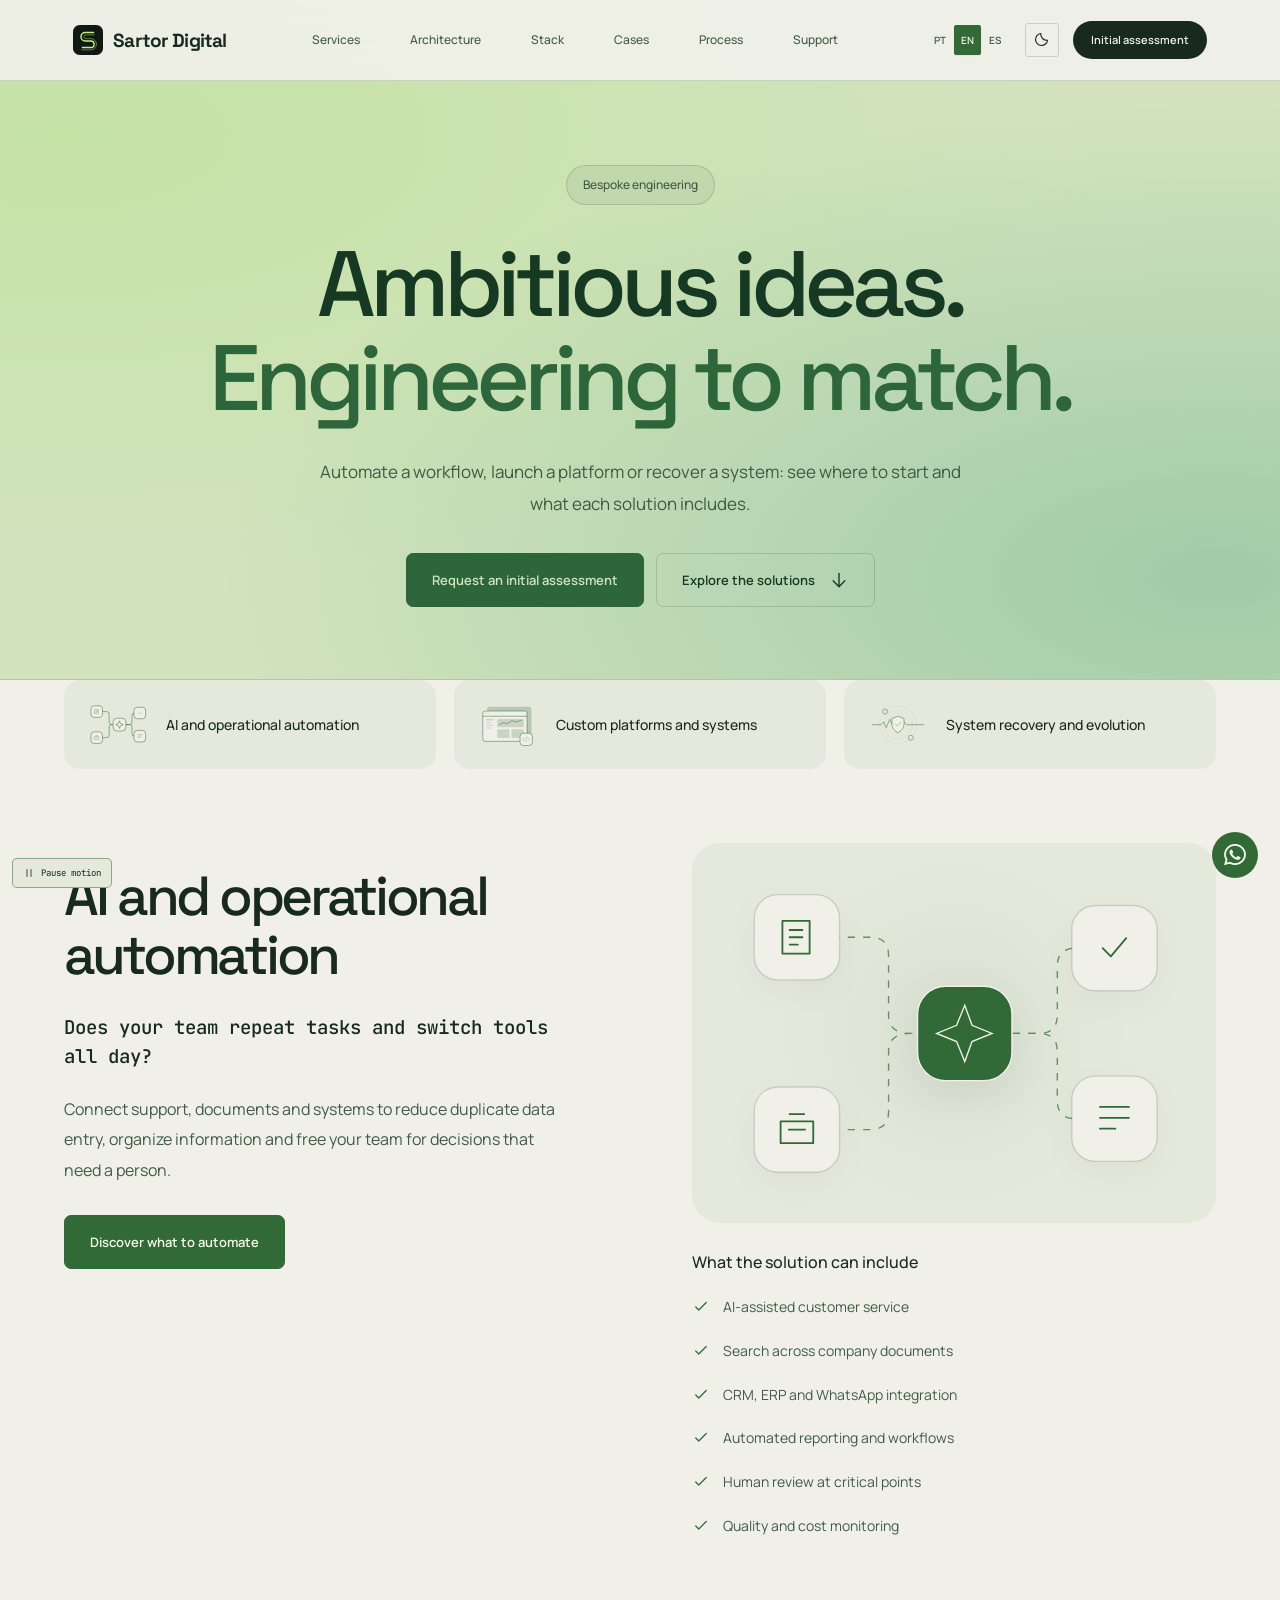
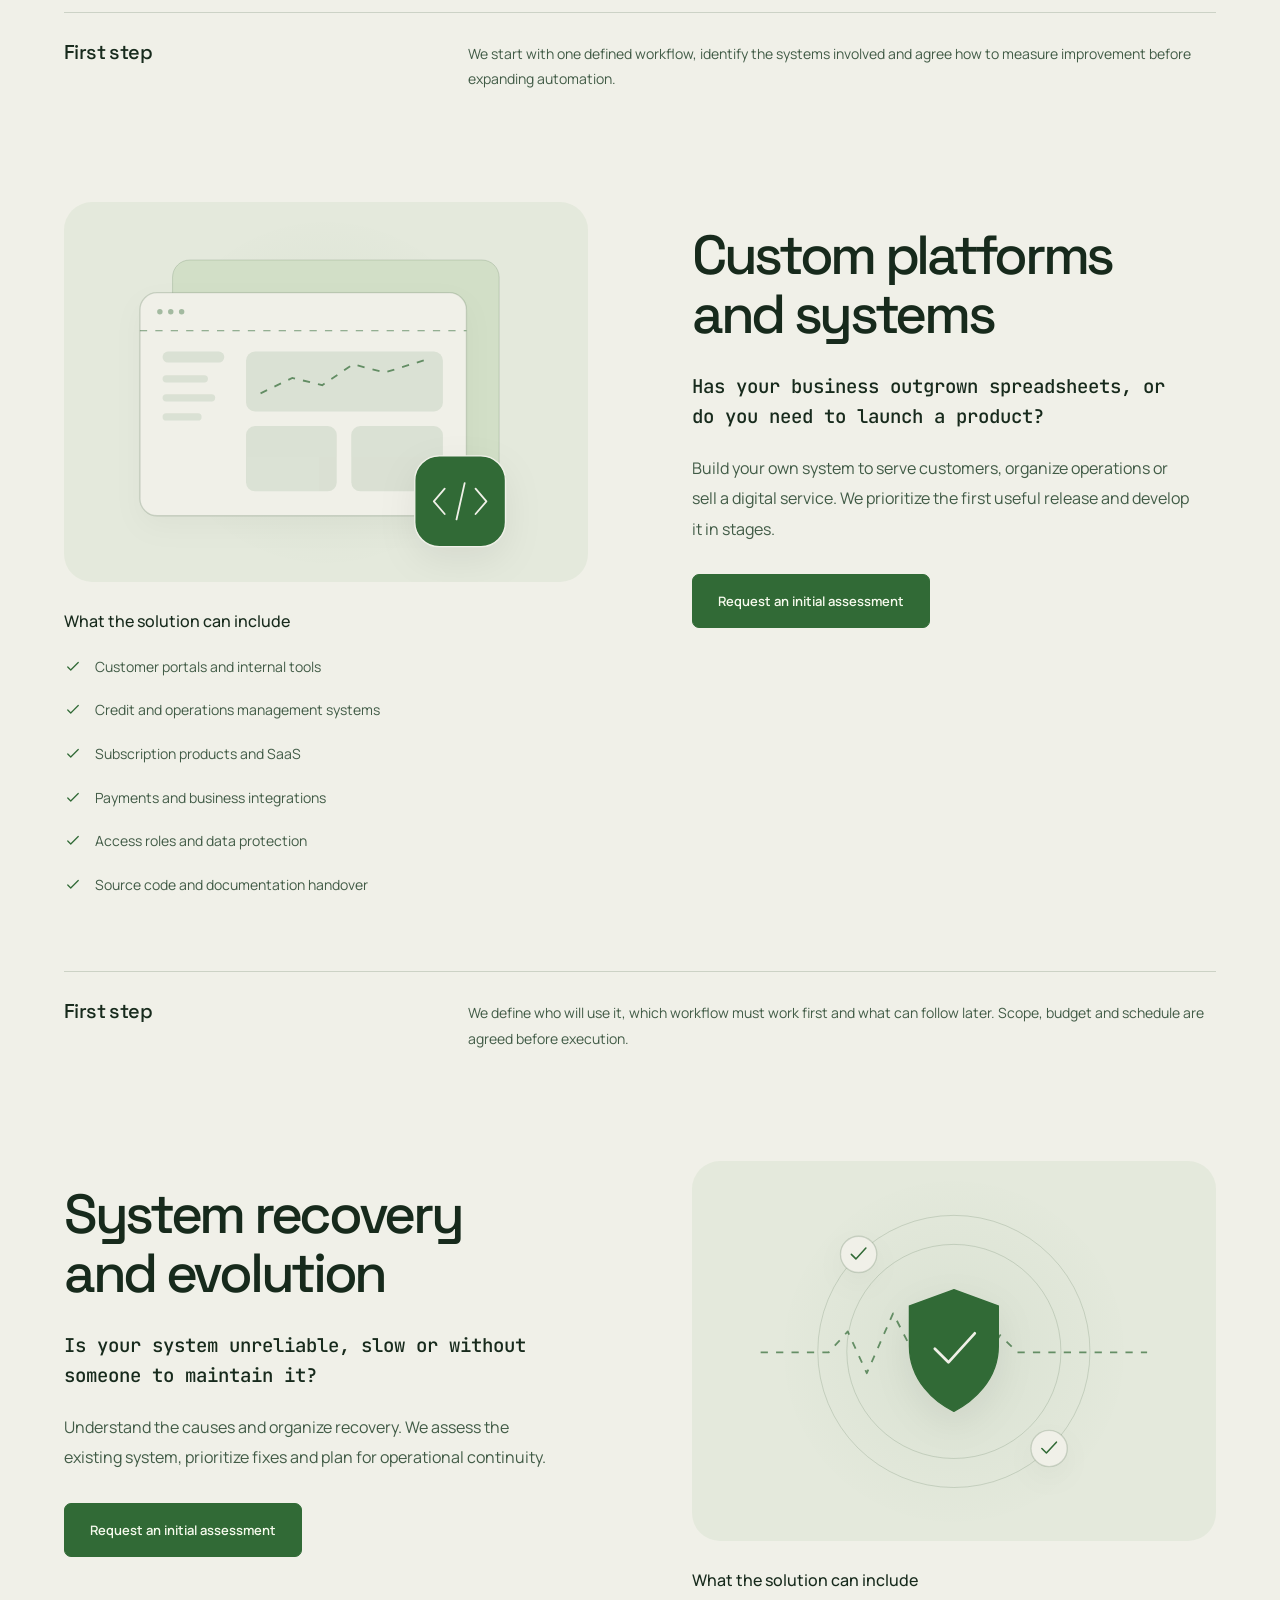
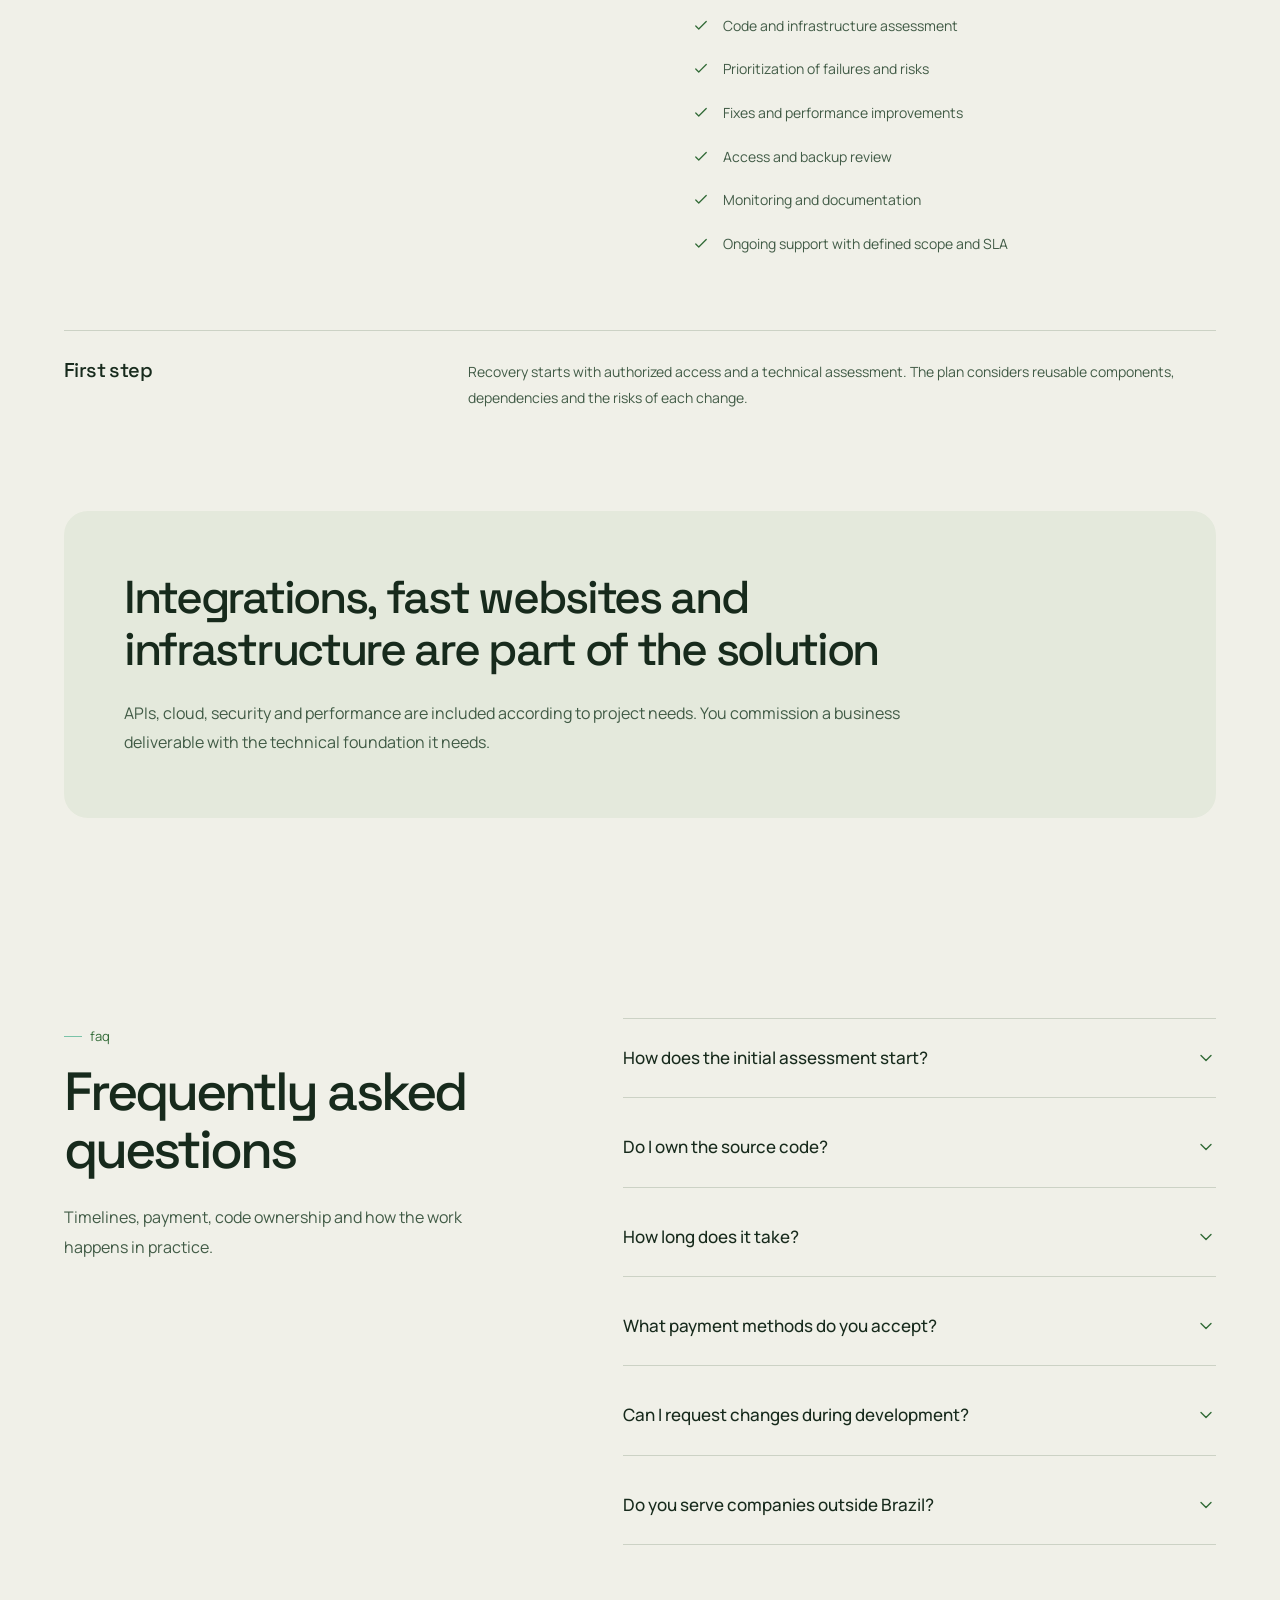
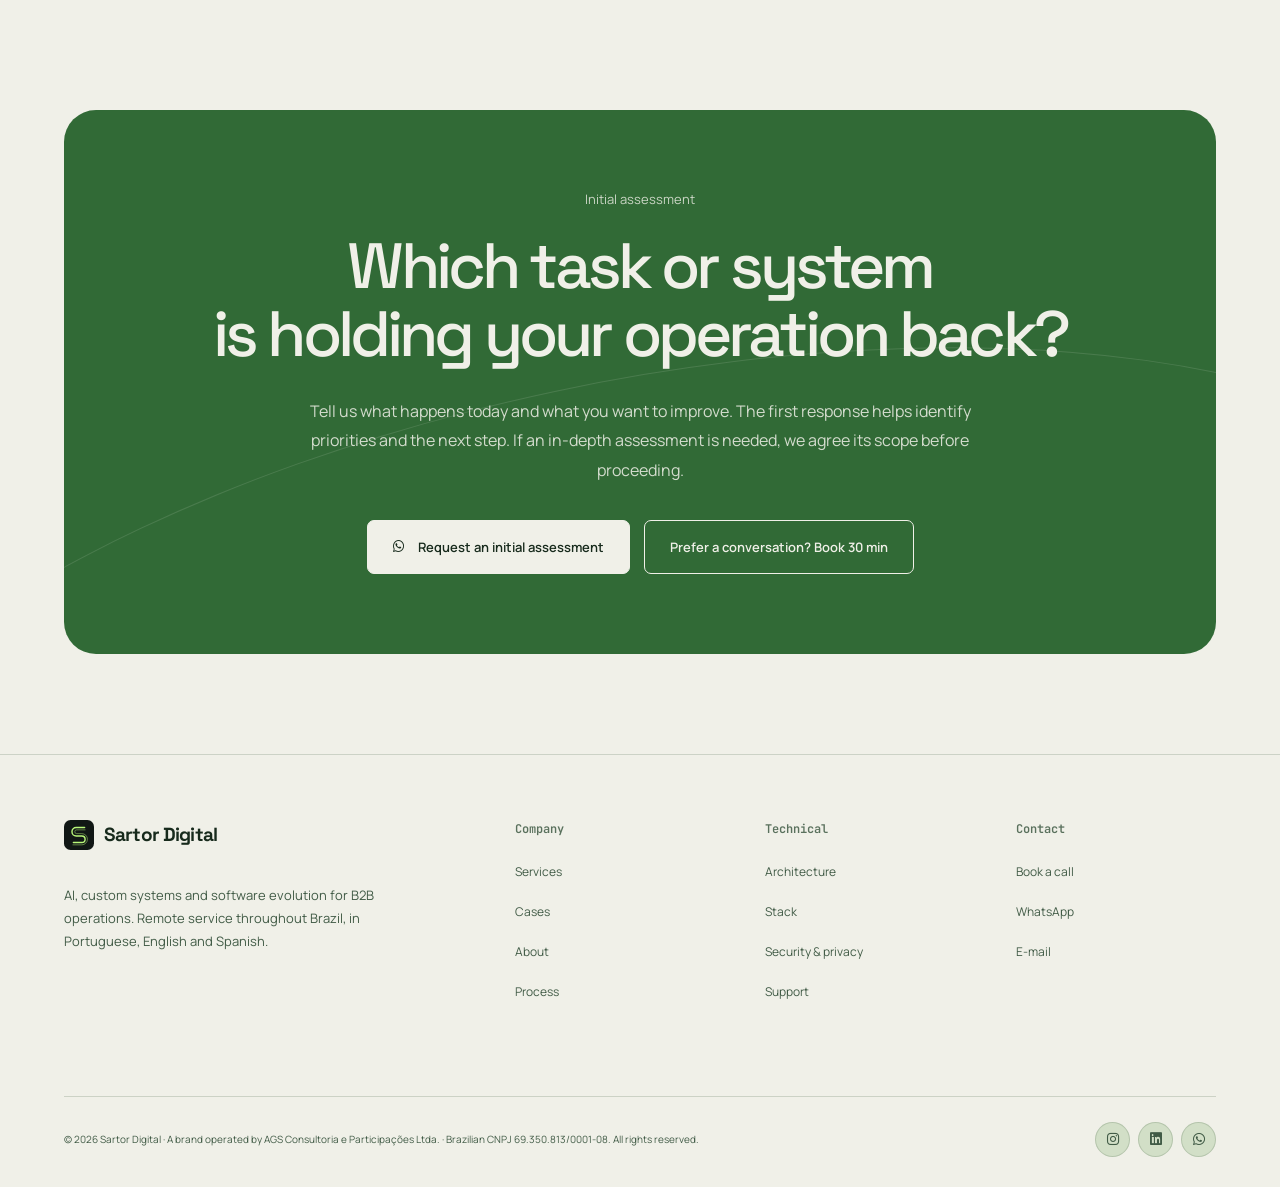
<file: en/services.html>
<!DOCTYPE html>

<html data-theme="light" lang="en">
<head>
<meta charset="utf-8"/>
<meta content="width=device-width, initial-scale=1.0" name="viewport"/>
<title>Three ways to move your business forward — Sartor Digital</title>
<meta content="Automate tasks, connect systems and launch your product. AI, custom platforms and system recovery. Remote service throughout Brazil." name="description"/>
<meta content="#F7F8FA" name="theme-color"/>
<link href="https://sartordigital.online/en/services.html" rel="canonical"/>
<link href="https://sartordigital.online/servicos.html" hreflang="pt-br" rel="alternate"/>
<link href="https://sartordigital.online/en/services.html" hreflang="en-us" rel="alternate"/>
<link href="https://sartordigital.online/es/servicios.html" hreflang="es-es" rel="alternate"/>
<meta content="Sartor Digital — Three ways to move your business forward" property="og:title"/>
<meta content="Automate tasks, connect systems and launch your product. AI, custom platforms and system recovery. Remote service throughout Brazil." property="og:description"/>
<meta content="website" property="og:type"/>
<meta content="https://sartordigital.online/en/services.html" property="og:url"/>
<meta content="https://sartordigital.online/en/og-image.png" property="og:image"/>
<link href="../assets/signature-mark.svg" rel="icon" type="image/svg+xml"/>
<link href="https://fonts.googleapis.com" rel="preconnect"/>
<link crossorigin="" href="https://fonts.gstatic.com" rel="preconnect"/>
<link href="https://fonts.googleapis.com/css2?family=Space+Grotesk:wght@400;500;600;700&amp;family=Inter:wght@300;400;500;600;700&amp;family=JetBrains+Mono:wght@400;500&amp;display=swap" rel="stylesheet"/>
<link href="https://cdnjs.cloudflare.com/ajax/libs/font-awesome/6.4.0/css/all.min.css" rel="stylesheet"/>
<script type="application/ld+json">
{
  "@context": "https://schema.org",
  "@graph": [
    {
      "@type": "BreadcrumbList",
      "itemListElement": [
        {
          "@type": "ListItem",
          "position": 1,
          "name": "Home",
          "item": "https://sartordigital.online/"
        },
        {
          "@type": "ListItem",
          "position": 2,
          "name": "Services",
          "item": "https://sartordigital.online/servicos.html"
        }
      ]
    },
    {
      "@type": "Service",
      "name": "Three ways to move your business forward",
      "provider": {
        "@type": "Organization",
        "name": "Sartor Digital",
        "legalName": "AGS Consultoria e Participações Ltda.",
        "taxID": "69.350.813/0001-08"
      },
      "areaServed": "Worldwide",
      "serviceType": [
        "AI and operational automation",
        "Custom platforms and systems",
        "System recovery and evolution"
      ]
    }
  ]
}
  </script>
<style>
  :root{--bg:#F7F8FA;--bg-2:#FFFFFF;--bg-3:#EFF1F5;--card:rgba(0,0,0,0.02);--card-hover:rgba(0,0,0,0.04);--border:rgba(0,0,0,0.09);--border-hi:rgba(5,150,105,0.35);--green:#059669;--green-dim:rgba(5,150,105,0.08);--accent-line:rgba(5,150,105,0.5);--text:#0A0A14;--text-2:#4B5563;--text-3:#9CA3AF;--shadow-sm:0 1px 2px rgba(0,0,0,0.06);--shadow-md:0 4px 16px rgba(0,0,0,0.07);--shadow-lg:0 16px 48px rgba(0,0,0,0.10);--radius-sm:8px;--radius:14px;--radius-lg:20px;--radius-xl:26px;--font-head:'Space Grotesk',sans-serif;--font-body:'Inter',sans-serif;--font-mono:'JetBrains Mono',monospace;--ease:cubic-bezier(0.4,0,0.2,1)}
  [data-theme="dark"]{--bg:#09090E;--bg-2:#0E0E16;--bg-3:#15151F;--card:rgba(255,255,255,0.022);--card-hover:rgba(255,255,255,0.045);--border:rgba(255,255,255,0.075);--border-hi:rgba(52,211,153,0.28);--green:#34D399;--green-dim:rgba(52,211,153,0.09);--accent-line:rgba(52,211,153,0.45);--text:#F1F5F9;--text-2:#98A2B3;--text-3:#5B6472;--shadow-sm:0 1px 2px rgba(0,0,0,0.4);--shadow-md:0 4px 16px rgba(0,0,0,0.45);--shadow-lg:0 16px 48px rgba(0,0,0,0.55)}
  *,*::before,*::after{margin:0;padding:0;box-sizing:border-box}
  html{scroll-behavior:smooth}
  body{font-family:var(--font-body);background:var(--bg);color:var(--text);overflow-x:hidden;-webkit-font-smoothing:antialiased;transition:background .3s,color .3s;line-height:1.6}
  a{text-decoration:none;color:inherit}img{max-width:100%}
  ::selection{background:var(--green-dim);color:var(--green)}
  .bg-grid{position:fixed;inset:0;z-index:0;pointer-events:none;background-image:linear-gradient(var(--border) 1px,transparent 1px),linear-gradient(90deg,var(--border) 1px,transparent 1px);background-size:64px 64px;opacity:.5;-webkit-mask-image:radial-gradient(ellipse 80% 55% at 50% 0%,#000 20%,transparent 75%);mask-image:radial-gradient(ellipse 80% 55% at 50% 0%,#000 20%,transparent 75%)}
  .bg-halo{position:fixed;top:-320px;left:50%;transform:translateX(-50%);width:900px;height:600px;z-index:0;pointer-events:none;background:radial-gradient(ellipse at center,var(--green-dim),transparent 60%);opacity:.9}
  .wrap{max-width:1120px;margin:0 auto;padding:0 24px;position:relative;z-index:1}
  .scroll-bar{position:fixed;top:0;left:0;right:0;height:2px;z-index:9999}
  .scroll-fill{height:100%;width:0%;background:var(--green);transition:width .1s linear}
  .nav{position:fixed;top:0;left:0;right:0;z-index:200;transition:all .3s var(--ease);padding:0 24px}
  .nav.scrolled{background:rgba(9,9,14,.82);backdrop-filter:blur(20px);-webkit-backdrop-filter:blur(20px);border-bottom:1px solid var(--border)}
  [data-theme="light"] .nav.scrolled{background:rgba(247,248,250,.85)}
  .nav-inner{display:flex;align-items:center;justify-content:space-between;height:66px;max-width:1120px;margin:0 auto}
  .nav-logo{display:flex;align-items:center;gap:10px;font-family:var(--font-head);font-size:1.02rem;font-weight:600;letter-spacing:-.02em;color:var(--text)}
  .logo-mark{width:30px;height:30px;flex-shrink:0}
  .nav-links{display:flex;align-items:center;gap:1px}
  .nav-links a{font-size:.86rem;font-weight:500;color:var(--text-2);padding:7px 13px;border-radius:var(--radius-sm);transition:all .2s}
  .nav-links a:hover{color:var(--text);background:var(--card-hover)}
  .nav-links a.active{color:var(--green)}
  .nav-actions{display:flex;align-items:center;gap:8px}
  .lang-pill{display:flex;align-items:center;gap:1px;background:var(--bg-3);border:1px solid var(--border);border-radius:100px;padding:3px}
  .lang-btn{background:none;border:none;cursor:pointer;font-family:var(--font-body);font-size:.7rem;font-weight:700;color:var(--text-3);padding:4px 9px;border-radius:100px;transition:all .2s}
  .lang-btn.active{background:var(--bg-2);color:var(--text);box-shadow:var(--shadow-sm)}
  .lang-btn:hover:not(.active){color:var(--text-2)}
  .theme-toggle{background:var(--bg-2);border:1px solid var(--border);border-radius:var(--radius-sm);width:34px;height:34px;cursor:pointer;color:var(--text-2);transition:all .2s;display:flex;align-items:center;justify-content:center;font-size:.82rem}
  .theme-toggle:hover{border-color:var(--border-hi);color:var(--green)}
  .nav-cta{display:inline-flex;align-items:center;gap:8px;background:var(--green);color:#04120C;padding:9px 18px;border-radius:var(--radius-sm);font-weight:600;font-size:.8rem;transition:all .2s;font-family:var(--font-body)}
  .nav-cta:hover{transform:translateY(-1px);filter:brightness(1.06)}
  .mob-toggle{display:none;background:var(--bg-2);border:1px solid var(--border);width:36px;height:36px;border-radius:var(--radius-sm);cursor:pointer;color:var(--text);font-size:.9rem;align-items:center;justify-content:center}
  .nav-open .nav-links{display:flex;flex-direction:column;position:absolute;top:66px;left:0;right:0;background:var(--bg-2);border-bottom:1px solid var(--border);padding:8px 24px;z-index:100;box-shadow:var(--shadow-md)}
  .nav-open .nav-links a{padding:12px 8px;border-bottom:1px solid var(--border);font-size:.95rem}
  .nav-open .nav-links a:last-child{border-bottom:none}
  .btn-primary{display:inline-flex;align-items:center;gap:9px;background:var(--green);color:#04120C;font-weight:600;font-size:.92rem;padding:13px 26px;border-radius:var(--radius);cursor:pointer;border:none;transition:all .2s;font-family:var(--font-body)}
  .btn-primary:hover{transform:translateY(-2px);filter:brightness(1.06)}
  .btn-ghost{display:inline-flex;align-items:center;gap:9px;background:var(--bg-2);color:var(--text);font-weight:500;font-size:.9rem;padding:12px 24px;border-radius:var(--radius);cursor:pointer;border:1px solid var(--border);transition:all .2s;font-family:var(--font-body)}
  .btn-ghost:hover{border-color:var(--border-hi);color:var(--green);transform:translateY(-1px)}
  .section{padding:88px 0;position:relative;z-index:1}
  .sec-divider{border:none;border-top:1px solid var(--border);margin:0}
  .section-tag{display:inline-flex;align-items:center;gap:8px;font-family:var(--font-mono);font-size:.72rem;font-weight:500;color:var(--green);margin-bottom:16px;letter-spacing:.02em}
  .section-tag::before{content:'';width:18px;height:1px;background:var(--accent-line)}
  .section-head.center .section-tag{justify-content:center}
  .section-title{font-family:var(--font-head);font-size:clamp(1.7rem,3.4vw,2.5rem);font-weight:600;letter-spacing:-.04em;line-height:1.1;color:var(--text);margin-bottom:14px}
  .section-sub{font-size:1rem;color:var(--text-2);line-height:1.7;max-width:600px}
  .section-head{margin-bottom:48px}.section-head.center{text-align:center}.section-head.center .section-sub{margin:0 auto}
  .g-card{background:var(--bg-2);border:1px solid var(--border);border-radius:var(--radius-lg);transition:all .28s var(--ease);position:relative;overflow:hidden}
  [data-theme="dark"] .g-card{background:var(--card)}
  .g-card:hover{border-color:var(--border-hi);box-shadow:var(--shadow-md);transform:translateY(-2px)}
  .page-hero{padding:150px 0 70px;text-align:center;position:relative;z-index:1}
  .eyebrow{display:inline-flex;align-items:center;gap:9px;background:var(--green-dim);border:1px solid var(--border-hi);border-radius:100px;padding:6px 14px;font-family:var(--font-mono);font-size:.72rem;font-weight:500;color:var(--green);letter-spacing:.02em;margin-bottom:22px}
  .page-hero h1{font-family:var(--font-head);font-size:clamp(2.2rem,5vw,3.6rem);font-weight:600;letter-spacing:-.045em;line-height:1.06;color:var(--text);margin-bottom:18px}
  .page-hero h1 em{font-style:normal;color:var(--green)}
  .page-hero p{font-size:1.08rem;color:var(--text-2);max-width:600px;margin:0 auto 32px;line-height:1.65}
  .hero-btns{display:flex;gap:12px;justify-content:center;flex-wrap:wrap}
  .svc-detail-grid{display:flex;flex-direction:column;gap:16px}
  .svc-detail-card{padding:38px}
  .svc-detail-header{display:flex;align-items:flex-start;gap:18px;margin-bottom:20px}
  .svc-detail-icon{width:52px;height:52px;border-radius:13px;display:flex;align-items:center;justify-content:center;font-size:1.2rem;flex-shrink:0;background:var(--green-dim);color:var(--green);border:1px solid var(--border-hi)}
  .svc-detail-title{font-family:var(--font-head);font-size:1.3rem;font-weight:600;color:var(--text);margin-bottom:4px;letter-spacing:-.02em}
  .svc-detail-sub{font-size:.82rem;color:var(--text-3);font-family:var(--font-mono)}
  .svc-detail-desc{font-size:.95rem;color:var(--text-2);line-height:1.7;margin-bottom:22px}
  .svc-features-grid{display:grid;grid-template-columns:1fr 1fr;gap:9px;margin-bottom:24px}
  .svc-feature{display:flex;align-items:flex-start;gap:10px;padding:10px 14px;background:var(--bg-3);border:1px solid var(--border);border-radius:var(--radius-sm);font-size:.84rem;color:var(--text-2)}
  .svc-feature i{color:var(--green);margin-top:3px;flex-shrink:0;font-size:.78rem}
  .svc-detail-footer{display:flex;align-items:center;justify-content:space-between;flex-wrap:wrap;gap:16px;padding-top:22px;border-top:1px solid var(--border)}
  .svc-meta{display:flex;gap:28px}
  .svc-meta-item{font-size:.78rem;color:var(--text-3);font-family:var(--font-mono)}
  .svc-meta-item strong{display:block;color:var(--green);font-size:.84rem;font-weight:600;margin-bottom:2px}
  .faq-list{max-width:780px;margin:0 auto;display:grid;gap:10px}
  .faq-item{border:1px solid var(--border);border-radius:var(--radius);background:var(--bg-2);overflow:hidden}
  [data-theme="dark"] .faq-item{background:var(--card)}
  .faq-question{display:flex;align-items:center;justify-content:space-between;width:100%;padding:18px 22px;background:none;border:none;cursor:pointer;font-family:var(--font-head);font-size:.96rem;font-weight:600;color:var(--text);text-align:left;transition:color .2s;gap:16px}
  .faq-chevron{font-size:.8rem;color:var(--green);transition:transform .25s;flex-shrink:0}
  .faq-item.open .faq-chevron{transform:rotate(180deg)}
  .faq-answer{max-height:0;overflow:hidden;transition:max-height .3s var(--ease)}
  .faq-answer-inner{padding:0 22px 20px;font-size:.9rem;color:var(--text-2);line-height:1.7}
  .cta-card{border:1px solid var(--border-hi);border-radius:var(--radius-xl);padding:64px 48px;text-align:center;position:relative;overflow:hidden;background:var(--bg-2)}
  [data-theme="dark"] .cta-card{background:var(--card)}
  .cta-card::before{content:'';position:absolute;top:-160px;left:50%;transform:translateX(-50%);width:700px;height:340px;background:radial-gradient(ellipse,var(--green-dim),transparent 70%);pointer-events:none}
  .cta-card h2{font-family:var(--font-head);font-size:clamp(1.7rem,3.4vw,2.4rem);font-weight:600;letter-spacing:-.03em;margin-bottom:14px;position:relative;z-index:1;color:var(--text);line-height:1.1}
  .cta-card p{font-size:1rem;color:var(--text-2);margin-bottom:30px;line-height:1.65;position:relative;z-index:1;max-width:520px;margin-left:auto;margin-right:auto}
  .cta-btns{display:flex;gap:12px;justify-content:center;flex-wrap:wrap;position:relative;z-index:1}
  .footer{border-top:1px solid var(--border);padding:56px 0 32px;background:var(--bg-2)}
  .footer-top{display:grid;grid-template-columns:1.4fr 1fr 1fr 1fr;gap:40px;margin-bottom:44px}
  .footer-brand .nav-logo{margin-bottom:14px}
  .footer-brand p{font-size:.84rem;color:var(--text-2);line-height:1.6;max-width:280px}
  .footer-col h5{font-family:var(--font-mono);font-size:.7rem;color:var(--text-3);letter-spacing:.08em;text-transform:uppercase;margin-bottom:14px}
  .footer-col a{display:block;font-size:.84rem;color:var(--text-2);padding:5px 0;transition:color .2s}
  .footer-col a:hover{color:var(--green)}
  .footer-bottom{display:flex;align-items:center;justify-content:space-between;flex-wrap:wrap;gap:16px;padding-top:24px;border-top:1px solid var(--border)}
  .footer-copy{font-size:.76rem;color:var(--text-3)}
  .footer-socials{display:flex;gap:9px}
  .f-social{width:34px;height:34px;border-radius:var(--radius-sm);background:var(--bg-3);border:1px solid var(--border);display:flex;align-items:center;justify-content:center;color:var(--text-2);transition:all .2s;font-size:.85rem}
  .f-social:hover{border-color:var(--border-hi);color:var(--green)}
  .wa-float{position:fixed;bottom:24px;right:24px;z-index:100;width:52px;height:52px;border-radius:50%;background:#25D366;color:#fff;display:flex;align-items:center;justify-content:center;font-size:1.4rem;box-shadow:0 6px 20px rgba(37,211,102,.35);cursor:pointer;transition:all .2s}
  .wa-float:hover{transform:scale(1.06)}
  .fade-in{opacity:0;transform:translateY(20px);transition:opacity .6s var(--ease),transform .6s var(--ease)}
  .fade-in.visible{opacity:1;transform:translateY(0)}
  @media(prefers-reduced-motion:reduce){*{animation:none!important;transition:none!important}.fade-in{opacity:1;transform:none}}
  @media(max-width:1024px){.svc-features-grid{grid-template-columns:1fr}.footer-top{grid-template-columns:1fr 1fr}}
  @media(max-width:768px){.nav-links{display:none}.mob-toggle{display:flex}.nav-cta{display:none}.svc-detail-card{padding:26px}.svc-detail-header{flex-direction:column;gap:12px}.svc-detail-footer{flex-direction:column;align-items:flex-start}.footer-top{grid-template-columns:1fr}.cta-card{padding:44px 22px}.page-hero{padding:120px 0 56px}}
  @media(max-width:480px){.page-hero h1{font-size:2rem}}
  </style>
<link href="../assets/studio.css?v=3" rel="stylesheet"/><link href="../assets/themes.css?v=3" rel="stylesheet"/>
<link href="../assets/icons.css?v=20261116" rel="stylesheet"/><link href="../assets/experience.css?v=20261116-6" rel="stylesheet"/><link href="../assets/experience-interior.css?v=20261116-9" rel="stylesheet"/></head>
<body class="interior-page services-page experience-interior"><a class="studio-skip" href="#main-content">Skip to content</a>
<div class="bg-grid"></div>
<div class="bg-halo"></div>
<div class="scroll-bar"><div class="scroll-fill" id="scrollFill"></div></div>
<nav class="nav" id="nav">
<div class="nav-inner">
<a class="nav-logo" href="index.html"><img alt="" class="logo-mark" height="34" src="../assets/signature-mark.svg" width="34"/> Sartor Digital</a>
<div class="nav-links">
<a class="active" href="services.html">Services</a>
<a href="index.html#arquitetura">Architecture</a>
<a href="index.html#stack">Stack</a>
<a href="index.html#cases">Cases</a>
<a href="index.html#processo">Process</a>
<a href="support.html">Support</a>
</div>
<div class="nav-actions">
<div class="lang-pill"><a class="lang-btn" href="/servicos.html">PT</a><a class="lang-btn active" href="/en/services.html">EN</a><a class="lang-btn" href="/es/servicios.html">ES</a></div>
<button aria-label="Toggle theme" class="theme-toggle" id="themeToggle"><i aria-hidden="true" class="fas fa-moon" id="themeIcon"></i><svg aria-hidden="true" class="sd-icon sd-theme-sun" data-icon="sun" fill="none" focusable="false" height="24" stroke="currentColor" stroke-linecap="round" stroke-linejoin="round" stroke-width="1.65" viewbox="0 0 24 24" width="24" xmlns="http://www.w3.org/2000/svg"><circle cx="12" cy="12" r="4"></circle><path d="M12 2v2M12 20v2M2 12h2M20 12h2M4.93 4.93l1.42 1.42M17.65 17.65l1.42 1.42M4.93 19.07l1.42-1.42M17.65 6.35l1.42-1.42"></path></svg><svg aria-hidden="true" class="sd-icon sd-theme-moon" data-icon="moon" fill="none" focusable="false" height="24" stroke="currentColor" stroke-linecap="round" stroke-linejoin="round" stroke-width="1.65" viewbox="0 0 24 24" width="24" xmlns="http://www.w3.org/2000/svg"><path d="M20.5 13A8.5 8.5 0 0 1 11 3.5 8.5 8.5 0 1 0 20.5 13Z"></path></svg></button>
<a class="nav-cta" href="index.html#contato">Initial assessment</a>
<button aria-label="Menu" class="mob-toggle" id="mobToggle"><svg aria-hidden="true" class="sd-icon" data-icon="menu" fill="none" focusable="false" height="24" stroke="currentColor" stroke-linecap="round" stroke-linejoin="round" stroke-width="1.65" viewbox="0 0 24 24" width="24" xmlns="http://www.w3.org/2000/svg"><path d="M4 6h16M4 12h16M4 18h16"></path></svg></button>
</div>
</div>
</nav>
<main id="main-content" tabindex="-1"><section class="page-hero ei-hero"><div class="wrap interior-hero-wrap"><div class="eyebrow">Bespoke engineering</div><h1>Ambitious ideas.<br/><em>Engineering to match.</em></h1><p>Automate a workflow, launch a platform or recover a system: see where to start and what each solution includes.</p><div class="hero-btns"><a class="btn-primary" href="index.html#contato">Request an initial assessment</a><a class="btn-ghost" href="#lista">Explore the solutions <svg aria-hidden="true" class="sd-icon" data-icon="arrow-down" fill="none" focusable="false" height="24" stroke="currentColor" stroke-linecap="round" stroke-linejoin="round" stroke-width="1.65" viewbox="0 0 24 24" width="24" xmlns="http://www.w3.org/2000/svg"><path d="M12 4v16M5 13l7 7 7-7"></path></svg></a></div></div></section><nav aria-label="Explore the solutions" class="solution-index-nav ei-service-nav"><a href="#automacao"><span aria-hidden="true" class="ei-nav-art"><svg fill="none" viewbox="0 0 520 400" xmlns="http://www.w3.org/2000/svg"><g class="ei-flow" stroke="currentColor" stroke-width="1.5"><path d="M92 94H168Q188 94 188 114V180Q188 200 212 200H252"></path><path d="M92 306H168Q188 306 188 286V220Q188 200 212 200"></path><path d="M308 200H354Q374 200 374 180V126Q374 106 394 106H438"></path><path d="M308 200H354Q374 200 374 220V274Q374 294 394 294H438"></path></g><g class="ei-node"><rect height="94" rx="26" width="94" x="40" y="47"></rect><rect height="94" rx="26" width="94" x="40" y="259"></rect><rect height="94" rx="26" width="94" x="390" y="59"></rect><rect height="94" rx="26" width="94" x="390" y="247"></rect></g><g stroke="currentColor" stroke-linecap="round" stroke-linejoin="round" stroke-width="2"><path d="M71 76H101V112H71zM79 86H93M79 94H93M79 102H88"></path><path d="M69 297H105V321H69zM79 289H95M78 306H96"></path><path d="m424 106 9 9 17-20"></path><path d="M421 281H453M421 293H453M421 305H438"></path></g><g class="ei-core"><rect height="104" rx="31" width="104" x="220" y="148"></rect><path d="m272 169 8 22 22 9-22 9-8 22-9-22-22-9 22-9 9-22Z"></path></g></svg></span>AI and operational automation</a><a href="#plataformas"><span aria-hidden="true" class="ei-nav-art"><svg fill="none" viewbox="0 0 520 400" xmlns="http://www.w3.org/2000/svg"><g class="ei-platform-back"><rect height="246" rx="19" width="360" x="91" y="54"></rect></g><g class="ei-node"><rect height="246" rx="19" width="360" x="55" y="90"></rect></g><path class="ei-flow" d="M55 132H415" stroke="currentColor"></path><g fill="currentColor" opacity=".4"><circle cx="77" cy="111" r="3"></circle><circle cx="89" cy="111" r="3"></circle><circle cx="101" cy="111" r="3"></circle></g><g class="ei-skeleton"><rect height="12" rx="6" width="68" x="80" y="155"></rect><rect height="8" rx="4" width="50" x="80" y="181"></rect><rect height="8" rx="4" width="58" x="80" y="202"></rect><rect height="8" rx="4" width="43" x="80" y="223"></rect><rect height="66" rx="10" width="217" x="172" y="155"></rect><rect height="72" rx="10" width="100" x="172" y="237"></rect><rect height="72" rx="10" width="101" x="288" y="237"></rect></g><path class="ei-flow" d="m188 201 35-17 33 8 34-23 35 9 45-14" stroke="currentColor" stroke-width="2"></path><g class="ei-core"><rect height="100" rx="27" width="100" x="358" y="270"></rect><path d="m391 306-12 14 12 14M425 306l12 14-12 14M413 300l-9 40" fill="none" stroke="currentColor" stroke-linecap="round" stroke-linejoin="round" stroke-width="2"></path></g></svg></span>Custom platforms and systems</a><a href="#evolucao"><span aria-hidden="true" class="ei-nav-art"><svg fill="none" viewbox="0 0 520 400" xmlns="http://www.w3.org/2000/svg"><circle class="ei-ring" cx="260" cy="200" r="150"></circle><circle class="ei-ring" cx="260" cy="200" r="118"></circle><path class="ei-flow" d="M47 201H122L143 178L164 224L193 158L215 201H248L268 169L287 221L311 182L330 201H473" stroke="currentColor" stroke-linejoin="round" stroke-width="2"></path><g class="ei-core"><path d="M260 132 309 150V194C309 232 280 256 260 266 239 256 211 232 211 194V150L260 132Z"></path><path d="m239 197 15 15 29-32" fill="none" stroke="currentColor" stroke-linecap="round" stroke-linejoin="round" stroke-width="3"></path></g><g class="ei-node"><circle cx="155" cy="93" r="20"></circle><circle cx="365" cy="307" r="20"></circle></g><path d="m147 93 5 5 11-12M357 307l5 5 11-12" stroke="currentColor" stroke-linecap="round" stroke-linejoin="round" stroke-width="1.7"></path></svg></span>System recovery and evolution</a></nav>

<section class="section" id="lista"><div class="wrap"><div class="ei-solutions">
<article class="ei-solution fade-in" id="automacao"><div class="ei-solution-copy"><h2 class="svc-detail-title">AI and operational automation</h2><div class="svc-detail-sub">Does your team repeat tasks and switch tools all day?</div><p class="svc-detail-desc">Connect support, documents and systems to reduce duplicate data entry, organize information and free your team for decisions that need a person.</p><div class="svc-detail-footer"><a class="btn-primary" href="index.html#contato">Discover what to automate</a></div></div><div class="ei-solution-details"><div aria-hidden="true" class="ei-solution-art"><svg fill="none" viewbox="0 0 520 400" xmlns="http://www.w3.org/2000/svg"><g class="ei-flow" stroke="currentColor" stroke-width="1.5"><path d="M92 94H168Q188 94 188 114V180Q188 200 212 200H252"></path><path d="M92 306H168Q188 306 188 286V220Q188 200 212 200"></path><path d="M308 200H354Q374 200 374 180V126Q374 106 394 106H438"></path><path d="M308 200H354Q374 200 374 220V274Q374 294 394 294H438"></path></g><g class="ei-node"><rect height="94" rx="26" width="94" x="40" y="47"></rect><rect height="94" rx="26" width="94" x="40" y="259"></rect><rect height="94" rx="26" width="94" x="390" y="59"></rect><rect height="94" rx="26" width="94" x="390" y="247"></rect></g><g stroke="currentColor" stroke-linecap="round" stroke-linejoin="round" stroke-width="2"><path d="M71 76H101V112H71zM79 86H93M79 94H93M79 102H88"></path><path d="M69 297H105V321H69zM79 289H95M78 306H96"></path><path d="m424 106 9 9 17-20"></path><path d="M421 281H453M421 293H453M421 305H438"></path></g><g class="ei-core"><rect height="104" rx="31" width="104" x="220" y="148"></rect><path d="m272 169 8 22 22 9-22 9-8 22-9-22-22-9 22-9 9-22Z"></path></g></svg></div><h3 class="offer-includes">What the solution can include</h3><div class="svc-features-grid"><div class="svc-feature"><svg aria-hidden="true" class="sd-icon" data-icon="check" fill="none" focusable="false" height="24" stroke="currentColor" stroke-linecap="round" stroke-linejoin="round" stroke-width="1.65" viewbox="0 0 24 24" width="24" xmlns="http://www.w3.org/2000/svg"><path d="m5 12 4 4L19 6"></path></svg>AI-assisted customer service</div><div class="svc-feature"><svg aria-hidden="true" class="sd-icon" data-icon="check" fill="none" focusable="false" height="24" stroke="currentColor" stroke-linecap="round" stroke-linejoin="round" stroke-width="1.65" viewbox="0 0 24 24" width="24" xmlns="http://www.w3.org/2000/svg"><path d="m5 12 4 4L19 6"></path></svg>Search across company documents</div><div class="svc-feature"><svg aria-hidden="true" class="sd-icon" data-icon="check" fill="none" focusable="false" height="24" stroke="currentColor" stroke-linecap="round" stroke-linejoin="round" stroke-width="1.65" viewbox="0 0 24 24" width="24" xmlns="http://www.w3.org/2000/svg"><path d="m5 12 4 4L19 6"></path></svg>CRM, ERP and WhatsApp integration</div><div class="svc-feature"><svg aria-hidden="true" class="sd-icon" data-icon="check" fill="none" focusable="false" height="24" stroke="currentColor" stroke-linecap="round" stroke-linejoin="round" stroke-width="1.65" viewbox="0 0 24 24" width="24" xmlns="http://www.w3.org/2000/svg"><path d="m5 12 4 4L19 6"></path></svg>Automated reporting and workflows</div><div class="svc-feature"><svg aria-hidden="true" class="sd-icon" data-icon="check" fill="none" focusable="false" height="24" stroke="currentColor" stroke-linecap="round" stroke-linejoin="round" stroke-width="1.65" viewbox="0 0 24 24" width="24" xmlns="http://www.w3.org/2000/svg"><path d="m5 12 4 4L19 6"></path></svg>Human review at critical points</div><div class="svc-feature"><svg aria-hidden="true" class="sd-icon" data-icon="check" fill="none" focusable="false" height="24" stroke="currentColor" stroke-linecap="round" stroke-linejoin="round" stroke-width="1.65" viewbox="0 0 24 24" width="24" xmlns="http://www.w3.org/2000/svg"><path d="m5 12 4 4L19 6"></path></svg>Quality and cost monitoring</div></div></div><div class="offer-start"><h3>First step</h3><p>We start with one defined workflow, identify the systems involved and agree how to measure improvement before expanding automation.</p></div></article>
<article class="ei-solution fade-in" id="plataformas"><div class="ei-solution-copy"><h2 class="svc-detail-title">Custom platforms and systems</h2><div class="svc-detail-sub">Has your business outgrown spreadsheets, or do you need to launch a product?</div><p class="svc-detail-desc">Build your own system to serve customers, organize operations or sell a digital service. We prioritize the first useful release and develop it in stages.</p><div class="svc-detail-footer"><a class="btn-primary" href="index.html#contato">Request an initial assessment</a></div></div><div class="ei-solution-details"><div aria-hidden="true" class="ei-solution-art"><svg fill="none" viewbox="0 0 520 400" xmlns="http://www.w3.org/2000/svg"><g class="ei-platform-back"><rect height="246" rx="19" width="360" x="91" y="54"></rect></g><g class="ei-node"><rect height="246" rx="19" width="360" x="55" y="90"></rect></g><path class="ei-flow" d="M55 132H415" stroke="currentColor"></path><g fill="currentColor" opacity=".4"><circle cx="77" cy="111" r="3"></circle><circle cx="89" cy="111" r="3"></circle><circle cx="101" cy="111" r="3"></circle></g><g class="ei-skeleton"><rect height="12" rx="6" width="68" x="80" y="155"></rect><rect height="8" rx="4" width="50" x="80" y="181"></rect><rect height="8" rx="4" width="58" x="80" y="202"></rect><rect height="8" rx="4" width="43" x="80" y="223"></rect><rect height="66" rx="10" width="217" x="172" y="155"></rect><rect height="72" rx="10" width="100" x="172" y="237"></rect><rect height="72" rx="10" width="101" x="288" y="237"></rect></g><path class="ei-flow" d="m188 201 35-17 33 8 34-23 35 9 45-14" stroke="currentColor" stroke-width="2"></path><g class="ei-core"><rect height="100" rx="27" width="100" x="358" y="270"></rect><path d="m391 306-12 14 12 14M425 306l12 14-12 14M413 300l-9 40" fill="none" stroke="currentColor" stroke-linecap="round" stroke-linejoin="round" stroke-width="2"></path></g></svg></div><h3 class="offer-includes">What the solution can include</h3><div class="svc-features-grid"><div class="svc-feature"><svg aria-hidden="true" class="sd-icon" data-icon="check" fill="none" focusable="false" height="24" stroke="currentColor" stroke-linecap="round" stroke-linejoin="round" stroke-width="1.65" viewbox="0 0 24 24" width="24" xmlns="http://www.w3.org/2000/svg"><path d="m5 12 4 4L19 6"></path></svg>Customer portals and internal tools</div><div class="svc-feature"><svg aria-hidden="true" class="sd-icon" data-icon="check" fill="none" focusable="false" height="24" stroke="currentColor" stroke-linecap="round" stroke-linejoin="round" stroke-width="1.65" viewbox="0 0 24 24" width="24" xmlns="http://www.w3.org/2000/svg"><path d="m5 12 4 4L19 6"></path></svg>Credit and operations management systems</div><div class="svc-feature"><svg aria-hidden="true" class="sd-icon" data-icon="check" fill="none" focusable="false" height="24" stroke="currentColor" stroke-linecap="round" stroke-linejoin="round" stroke-width="1.65" viewbox="0 0 24 24" width="24" xmlns="http://www.w3.org/2000/svg"><path d="m5 12 4 4L19 6"></path></svg>Subscription products and SaaS</div><div class="svc-feature"><svg aria-hidden="true" class="sd-icon" data-icon="check" fill="none" focusable="false" height="24" stroke="currentColor" stroke-linecap="round" stroke-linejoin="round" stroke-width="1.65" viewbox="0 0 24 24" width="24" xmlns="http://www.w3.org/2000/svg"><path d="m5 12 4 4L19 6"></path></svg>Payments and business integrations</div><div class="svc-feature"><svg aria-hidden="true" class="sd-icon" data-icon="check" fill="none" focusable="false" height="24" stroke="currentColor" stroke-linecap="round" stroke-linejoin="round" stroke-width="1.65" viewbox="0 0 24 24" width="24" xmlns="http://www.w3.org/2000/svg"><path d="m5 12 4 4L19 6"></path></svg>Access roles and data protection</div><div class="svc-feature"><svg aria-hidden="true" class="sd-icon" data-icon="check" fill="none" focusable="false" height="24" stroke="currentColor" stroke-linecap="round" stroke-linejoin="round" stroke-width="1.65" viewbox="0 0 24 24" width="24" xmlns="http://www.w3.org/2000/svg"><path d="m5 12 4 4L19 6"></path></svg>Source code and documentation handover</div></div></div><div class="offer-start"><h3>First step</h3><p>We define who will use it, which workflow must work first and what can follow later. Scope, budget and schedule are agreed before execution.</p></div></article>
<article class="ei-solution fade-in" id="evolucao"><div class="ei-solution-copy"><h2 class="svc-detail-title">System recovery and evolution</h2><div class="svc-detail-sub">Is your system unreliable, slow or without someone to maintain it?</div><p class="svc-detail-desc">Understand the causes and organize recovery. We assess the existing system, prioritize fixes and plan for operational continuity.</p><div class="svc-detail-footer"><a class="btn-primary" href="index.html#contato">Request an initial assessment</a></div></div><div class="ei-solution-details"><div aria-hidden="true" class="ei-solution-art"><svg fill="none" viewbox="0 0 520 400" xmlns="http://www.w3.org/2000/svg"><circle class="ei-ring" cx="260" cy="200" r="150"></circle><circle class="ei-ring" cx="260" cy="200" r="118"></circle><path class="ei-flow" d="M47 201H122L143 178L164 224L193 158L215 201H248L268 169L287 221L311 182L330 201H473" stroke="currentColor" stroke-linejoin="round" stroke-width="2"></path><g class="ei-core"><path d="M260 132 309 150V194C309 232 280 256 260 266 239 256 211 232 211 194V150L260 132Z"></path><path d="m239 197 15 15 29-32" fill="none" stroke="currentColor" stroke-linecap="round" stroke-linejoin="round" stroke-width="3"></path></g><g class="ei-node"><circle cx="155" cy="93" r="20"></circle><circle cx="365" cy="307" r="20"></circle></g><path d="m147 93 5 5 11-12M357 307l5 5 11-12" stroke="currentColor" stroke-linecap="round" stroke-linejoin="round" stroke-width="1.7"></path></svg></div><h3 class="offer-includes">What the solution can include</h3><div class="svc-features-grid"><div class="svc-feature"><svg aria-hidden="true" class="sd-icon" data-icon="check" fill="none" focusable="false" height="24" stroke="currentColor" stroke-linecap="round" stroke-linejoin="round" stroke-width="1.65" viewbox="0 0 24 24" width="24" xmlns="http://www.w3.org/2000/svg"><path d="m5 12 4 4L19 6"></path></svg>Code and infrastructure assessment</div><div class="svc-feature"><svg aria-hidden="true" class="sd-icon" data-icon="check" fill="none" focusable="false" height="24" stroke="currentColor" stroke-linecap="round" stroke-linejoin="round" stroke-width="1.65" viewbox="0 0 24 24" width="24" xmlns="http://www.w3.org/2000/svg"><path d="m5 12 4 4L19 6"></path></svg>Prioritization of failures and risks</div><div class="svc-feature"><svg aria-hidden="true" class="sd-icon" data-icon="check" fill="none" focusable="false" height="24" stroke="currentColor" stroke-linecap="round" stroke-linejoin="round" stroke-width="1.65" viewbox="0 0 24 24" width="24" xmlns="http://www.w3.org/2000/svg"><path d="m5 12 4 4L19 6"></path></svg>Fixes and performance improvements</div><div class="svc-feature"><svg aria-hidden="true" class="sd-icon" data-icon="check" fill="none" focusable="false" height="24" stroke="currentColor" stroke-linecap="round" stroke-linejoin="round" stroke-width="1.65" viewbox="0 0 24 24" width="24" xmlns="http://www.w3.org/2000/svg"><path d="m5 12 4 4L19 6"></path></svg>Access and backup review</div><div class="svc-feature"><svg aria-hidden="true" class="sd-icon" data-icon="check" fill="none" focusable="false" height="24" stroke="currentColor" stroke-linecap="round" stroke-linejoin="round" stroke-width="1.65" viewbox="0 0 24 24" width="24" xmlns="http://www.w3.org/2000/svg"><path d="m5 12 4 4L19 6"></path></svg>Monitoring and documentation</div><div class="svc-feature"><svg aria-hidden="true" class="sd-icon" data-icon="check" fill="none" focusable="false" height="24" stroke="currentColor" stroke-linecap="round" stroke-linejoin="round" stroke-width="1.65" viewbox="0 0 24 24" width="24" xmlns="http://www.w3.org/2000/svg"><path d="m5 12 4 4L19 6"></path></svg>Ongoing support with defined scope and SLA</div></div></div><div class="offer-start"><h3>First step</h3><p>Recovery starts with authorized access and a technical assessment. The plan considers reusable components, dependencies and the risks of each change.</p></div></article>
</div><div class="capability-note"><div class="section-head fade-in"><h2 class="section-title">Integrations, fast websites and infrastructure are part of the solution</h2><p class="section-sub">APIs, cloud, security and performance are included according to project needs. You commission a business deliverable with the technical foundation it needs.</p></div></div></div></section>

<section class="section">
<div class="wrap ei-faq-layout">
<div class="section-head center fade-in">
<div class="section-tag">faq</div>
<h2 class="section-title">Frequently asked questions</h2>
<p class="section-sub">Timelines, payment, code ownership and how the work happens in practice.</p>
</div>
<div class="faq-list">
<div class="faq-item"><button aria-controls="faq-answer-0" aria-expanded="false" class="faq-question" id="faq-question-0" type="button">How does the initial assessment start? <svg aria-hidden="true" class="sd-icon" data-icon="chevron-down" fill="none" focusable="false" height="24" stroke="currentColor" stroke-linecap="round" stroke-linejoin="round" stroke-width="1.65" viewbox="0 0 24 24" width="24" xmlns="http://www.w3.org/2000/svg"><path d="m6 9 6 6 6-6"></path></svg></button><div aria-labelledby="faq-question-0" class="faq-answer" id="faq-answer-0" role="region"><div class="faq-answer-inner">Send a message about your operation and the problem you want to solve. The first response identifies priorities and next steps. If we need an in-depth review of systems or data, we agree its scope before starting.</div></div></div>
<div class="faq-item"><button aria-controls="faq-answer-1" aria-expanded="false" class="faq-question" id="faq-question-1" type="button">Do I own the source code? <svg aria-hidden="true" class="sd-icon" data-icon="chevron-down" fill="none" focusable="false" height="24" stroke="currentColor" stroke-linecap="round" stroke-linejoin="round" stroke-width="1.65" viewbox="0 0 24 24" width="24" xmlns="http://www.w3.org/2000/svg"><path d="m6 9 6 6 6-6"></path></svg></button><div aria-labelledby="faq-question-1" class="faq-answer" id="faq-answer-1" role="region"><div class="faq-answer-inner">You receive the code developed for your project and the documentation agreed in the contract. Third-party services and components retain their own licenses and terms.</div></div></div>
<div class="faq-item"><button aria-controls="faq-answer-2" aria-expanded="false" class="faq-question" id="faq-question-2" type="button">How long does it take? <svg aria-hidden="true" class="sd-icon" data-icon="chevron-down" fill="none" focusable="false" height="24" stroke="currentColor" stroke-linecap="round" stroke-linejoin="round" stroke-width="1.65" viewbox="0 0 24 24" width="24" xmlns="http://www.w3.org/2000/svg"><path d="m6 9 6 6 6-6"></path></svg></button><div aria-labelledby="faq-question-2" class="faq-answer" id="faq-answer-2" role="region"><div class="faq-answer-inner">Timing depends on scope, integrations and required access. Before work begins, we agree on a phased schedule with deliverables you can follow and review.</div></div></div>
<div class="faq-item"><button aria-controls="faq-answer-3" aria-expanded="false" class="faq-question" id="faq-question-3" type="button">What payment methods do you accept? <svg aria-hidden="true" class="sd-icon" data-icon="chevron-down" fill="none" focusable="false" height="24" stroke="currentColor" stroke-linecap="round" stroke-linejoin="round" stroke-width="1.65" viewbox="0 0 24 24" width="24" xmlns="http://www.w3.org/2000/svg"><path d="m6 9 6 6 6-6"></path></svg></button><div aria-labelledby="faq-question-3" class="faq-answer" id="faq-answer-3" role="region"><div class="faq-answer-inner">Card, bank transfer, PIX and bank slip. Larger projects are split into milestones, paid per delivered and approved stage.</div></div></div>
<div class="faq-item"><button aria-controls="faq-answer-4" aria-expanded="false" class="faq-question" id="faq-question-4" type="button">Can I request changes during development? <svg aria-hidden="true" class="sd-icon" data-icon="chevron-down" fill="none" focusable="false" height="24" stroke="currentColor" stroke-linecap="round" stroke-linejoin="round" stroke-width="1.65" viewbox="0 0 24 24" width="24" xmlns="http://www.w3.org/2000/svg"><path d="m6 9 6 6 6-6"></path></svg></button><div aria-labelledby="faq-question-4" class="faq-answer" id="faq-answer-4" role="region"><div class="faq-answer-inner">Yes. Adjustments within the agreed scope are part of the work. For larger changes, we explain the impact on timing and budget before proceeding.</div></div></div>
<div class="faq-item"><button aria-controls="faq-answer-5" aria-expanded="false" class="faq-question" id="faq-question-5" type="button">Do you serve companies outside Brazil? <svg aria-hidden="true" class="sd-icon" data-icon="chevron-down" fill="none" focusable="false" height="24" stroke="currentColor" stroke-linecap="round" stroke-linejoin="round" stroke-width="1.65" viewbox="0 0 24 24" width="24" xmlns="http://www.w3.org/2000/svg"><path d="m6 9 6 6 6-6"></path></svg></button><div aria-labelledby="faq-question-5" class="faq-answer" id="faq-answer-5" role="region"><div class="faq-answer-inner">Yes. We work remotely across Brazil and internationally, with delivery demonstrations and online meetings in Portuguese, English or Spanish.</div></div></div>
</div>
</div>
</section>

<section class="section" id="contato"><div class="wrap"><div class="cta-card ei-contact fade-in"><div class="section-tag">Initial assessment</div><h2>Which task or system<br/>is holding your operation back?</h2><p>Tell us what happens today and what you want to improve. The first response helps identify priorities and the next step. If an in-depth assessment is needed, we agree its scope before proceeding.</p><div class="cta-btns"><a class="btn-primary" href="https://wa.me/5554993031264?text=Hi%20Giovanne!%20I%20would%20like%20to%20request%20an%20initial%20assessment%20of%20my%20operation." rel="noopener" target="_blank"><i class="fab fa-whatsapp"></i> Request an initial assessment</a><a class="btn-ghost" href="https://calendly.com/giovannesartor" rel="noopener" target="_blank">Prefer a conversation? Book 30 min</a></div></div></div></section>
</main><footer class="footer">
<div class="wrap">
<div class="footer-top">
<div class="footer-brand">
<a class="nav-logo" href="index.html"><img alt="" class="logo-mark" height="34" src="../assets/signature-mark.svg" width="34"/> Sartor Digital</a>
<p>AI, custom systems and software evolution for B2B operations. Remote service throughout Brazil, in Portuguese, English and Spanish.</p>
</div>
<div class="footer-col"><h5>Company</h5><a href="index.html#servicos">Services</a><a href="index.html#cases">Cases</a><a href="index.html#sobre">About</a><a href="index.html#processo">Process</a></div>
<div class="footer-col"><h5>Technical</h5><a href="index.html#arquitetura">Architecture</a><a href="index.html#stack">Stack</a><a href="index.html#seguranca">Security &amp; privacy</a><a href="support.html">Support</a></div>
<div class="footer-col"><h5>Contact</h5><a href="https://calendly.com/giovannesartor" rel="noopener" target="_blank">Book a call</a><a href="https://wa.me/5554993031264" rel="noopener" target="_blank">WhatsApp</a><a href="mailto:contato@sartordigital.online">E-mail</a></div>
</div>
<div class="footer-bottom">
<p class="footer-copy">© 2026 Sartor Digital · A brand operated by AGS Consultoria e Participações Ltda. · Brazilian CNPJ 69.350.813/0001-08. All rights reserved.</p>
<div class="footer-socials">
<a aria-label="Instagram" class="f-social" href="https://www.instagram.com/sartordigital" rel="noopener" target="_blank"><i class="fab fa-instagram"></i></a>
<a aria-label="LinkedIn" class="f-social" href="https://www.linkedin.com/in/giovannesartor/" rel="noopener" target="_blank"><i class="fab fa-linkedin"></i></a>
<a aria-label="WhatsApp" class="f-social" href="https://wa.me/5554993031264" rel="noopener" target="_blank"><i class="fab fa-whatsapp"></i></a>
</div>
</div>
</div>
</footer>
<a aria-label="WhatsApp" class="wa-float" href="https://wa.me/5554993031264?text=Ol%C3%A1!%20Vi%20os%20servi%C3%A7os%20e%20quero%20conversar." rel="noopener" target="_blank"><i class="fab fa-whatsapp"></i></a>
<script>
  window.addEventListener('scroll',()=>{const pct=(window.scrollY/(document.body.scrollHeight-window.innerHeight))*100;document.getElementById('scrollFill').style.width=Math.min(pct,100)+'%';document.getElementById('nav').classList.toggle('scrolled',window.scrollY>40);});
  const html=document.documentElement,btn=document.getElementById('themeToggle'),icon=document.getElementById('themeIcon'),saved=localStorage.getItem('sd-theme')||(matchMedia('(prefers-color-scheme: light)').matches?'light':'dark');
  html.setAttribute('data-theme',saved);icon.className=saved==='dark'?'fas fa-sun':'fas fa-moon';
  btn.addEventListener('click',()=>{const next=html.getAttribute('data-theme')==='dark'?'light':'dark';html.setAttribute('data-theme',next);icon.className=next==='dark'?'fas fa-sun':'fas fa-moon';localStorage.setItem('sd-theme',next);});
  const obs=new IntersectionObserver((es)=>{es.forEach((e,i)=>{if(e.isIntersecting){setTimeout(()=>e.target.classList.add('visible'),Math.min(i*60,300));obs.unobserve(e.target);}});},{threshold:.1});
  document.querySelectorAll('.fade-in').forEach(el=>obs.observe(el));
  document.querySelectorAll('.faq-question').forEach(b=>{b.addEventListener('click',()=>{const item=b.parentElement,ans=item.querySelector('.faq-answer'),was=item.classList.contains('open');document.querySelectorAll('.faq-item').forEach(i=>{i.classList.remove('open');i.querySelector('.faq-answer').style.maxHeight=null;});if(!was){item.classList.add('open');ans.style.maxHeight=ans.scrollHeight+'px';}});});
  const mobBtn=document.getElementById('mobToggle'),navEl=document.getElementById('nav');mobBtn.addEventListener('click',()=>navEl.classList.toggle('nav-open'));document.querySelectorAll('.nav-links a').forEach(a=>a.addEventListener('click',()=>navEl.classList.remove('nav-open')));
</script>
<script src="../assets/site-v2.js?v=signature-2"></script>
<script src="../assets/studio.js?v=icons-20261116"></script><script>document.querySelectorAll('.faq-item').forEach(item=>{const button=item.querySelector('.faq-question');new MutationObserver(()=>button.setAttribute('aria-expanded',String(item.classList.contains('open')))).observe(item,{attributes:true,attributeFilter:['class']});});</script><script>(()=>{const b=document.getElementById('themeToggle');if(!b)return;const sync=()=>{const dark=document.documentElement.dataset.theme==='dark';b.setAttribute('aria-label',dark?'Switch to light theme':'Switch to dark theme');b.title=b.getAttribute('aria-label');b.setAttribute('aria-pressed',String(dark));const i=document.getElementById('themeIcon');if(i)i.className=dark?'fas fa-sun':'fas fa-moon';};sync();new MutationObserver(sync).observe(document.documentElement,{attributes:true,attributeFilter:['data-theme']});})();</script>
</body>
</html>
</file>
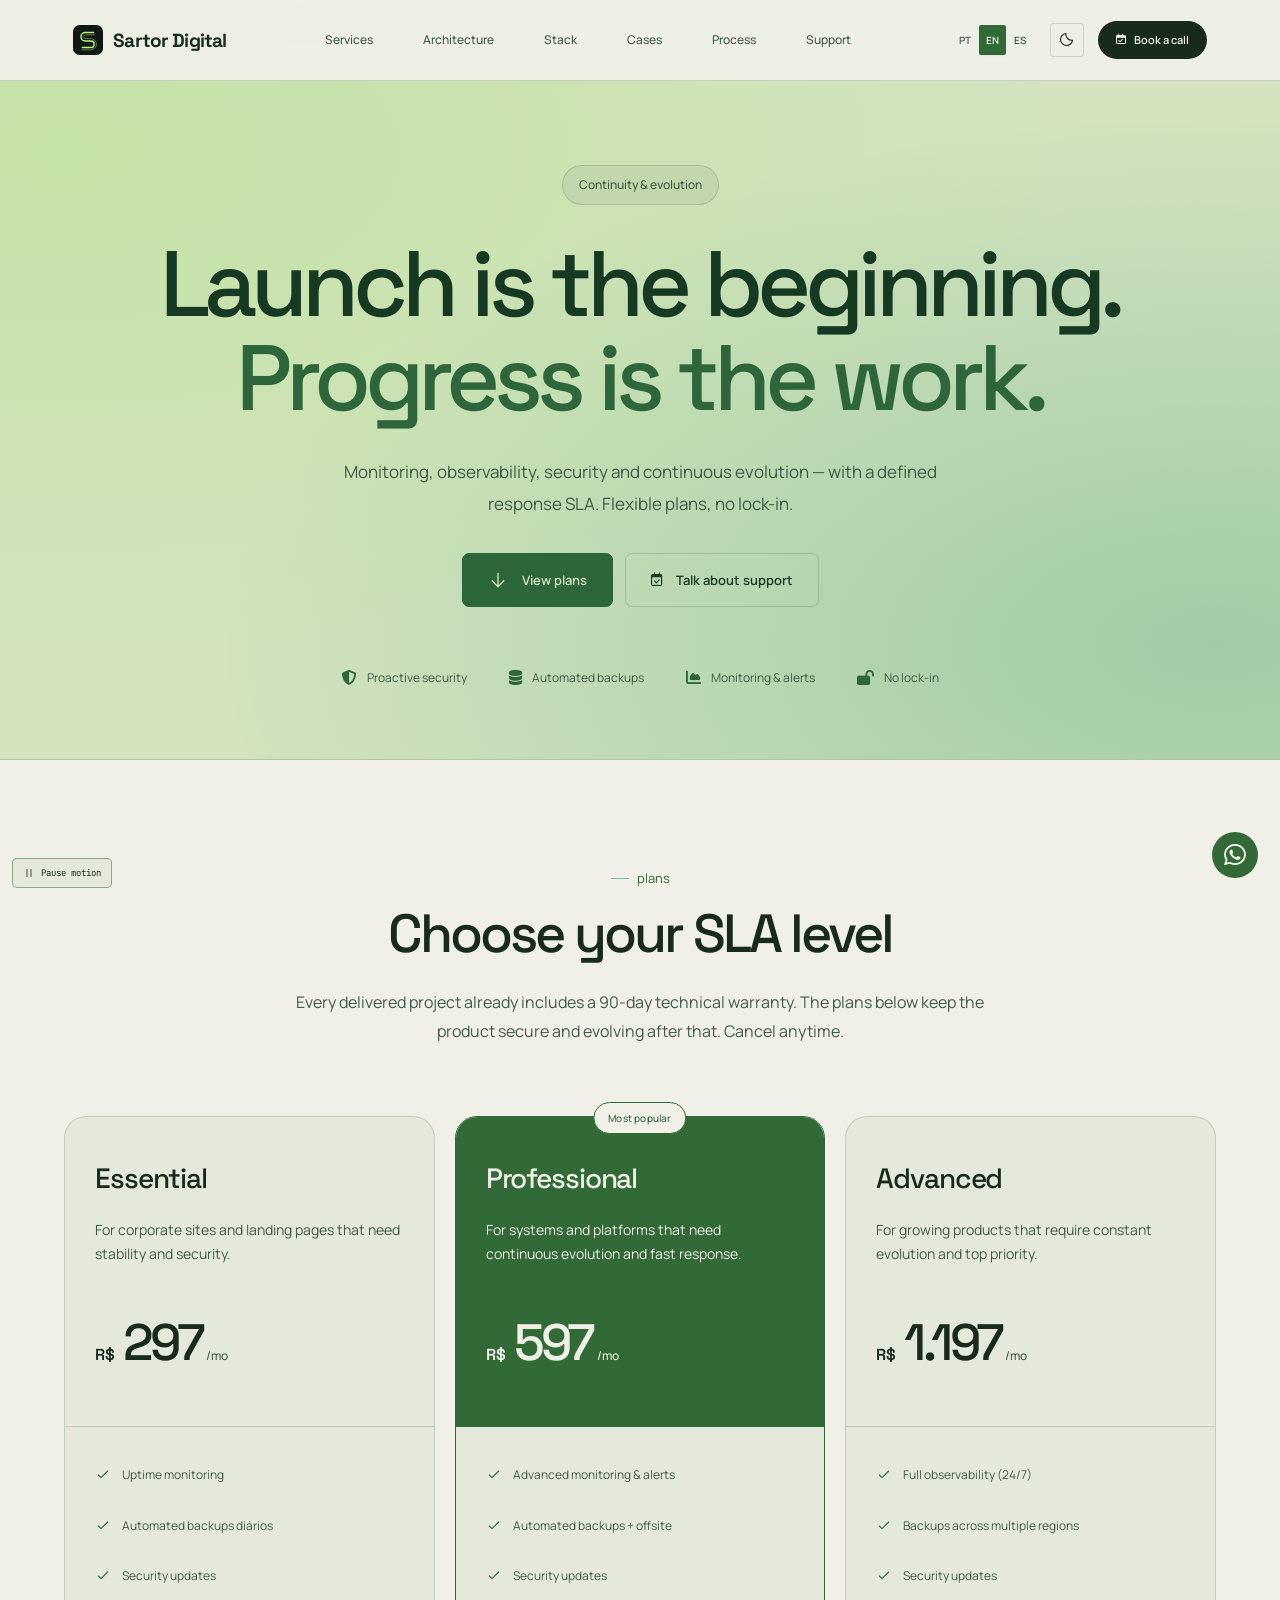
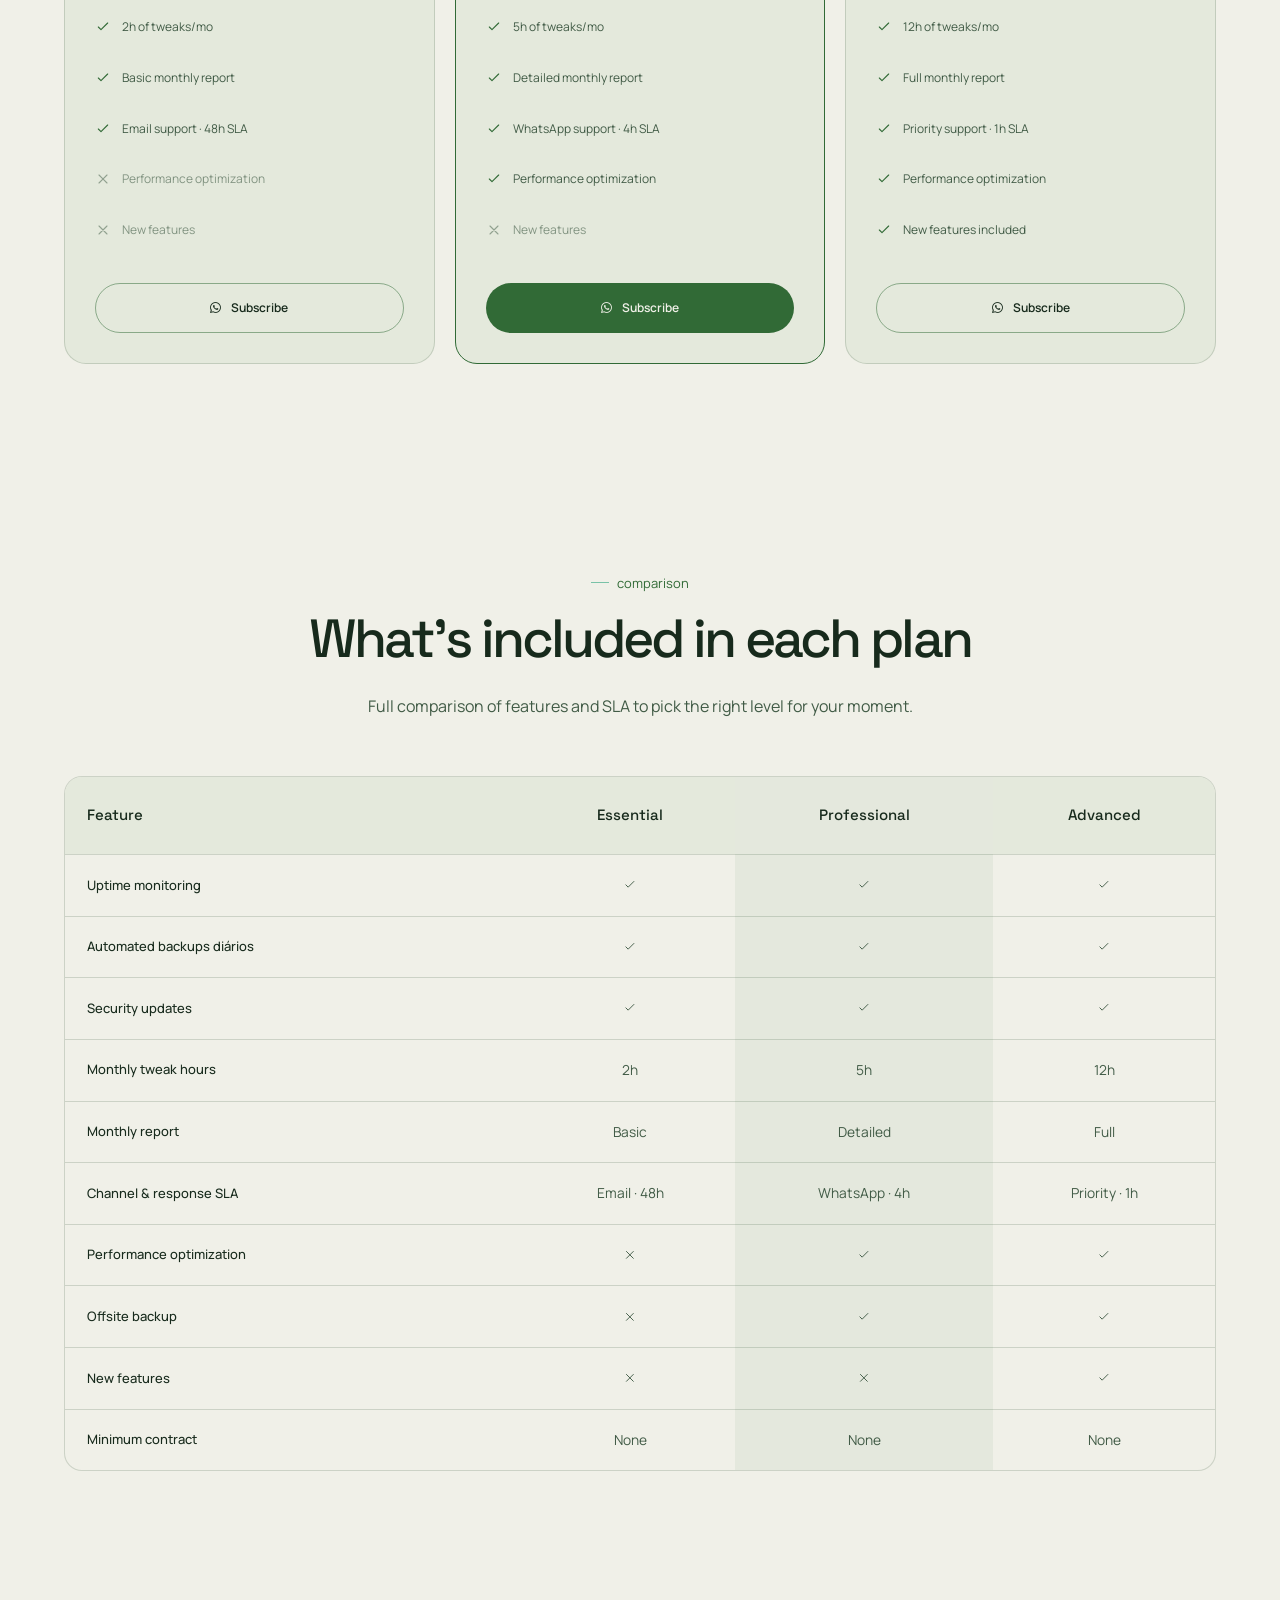
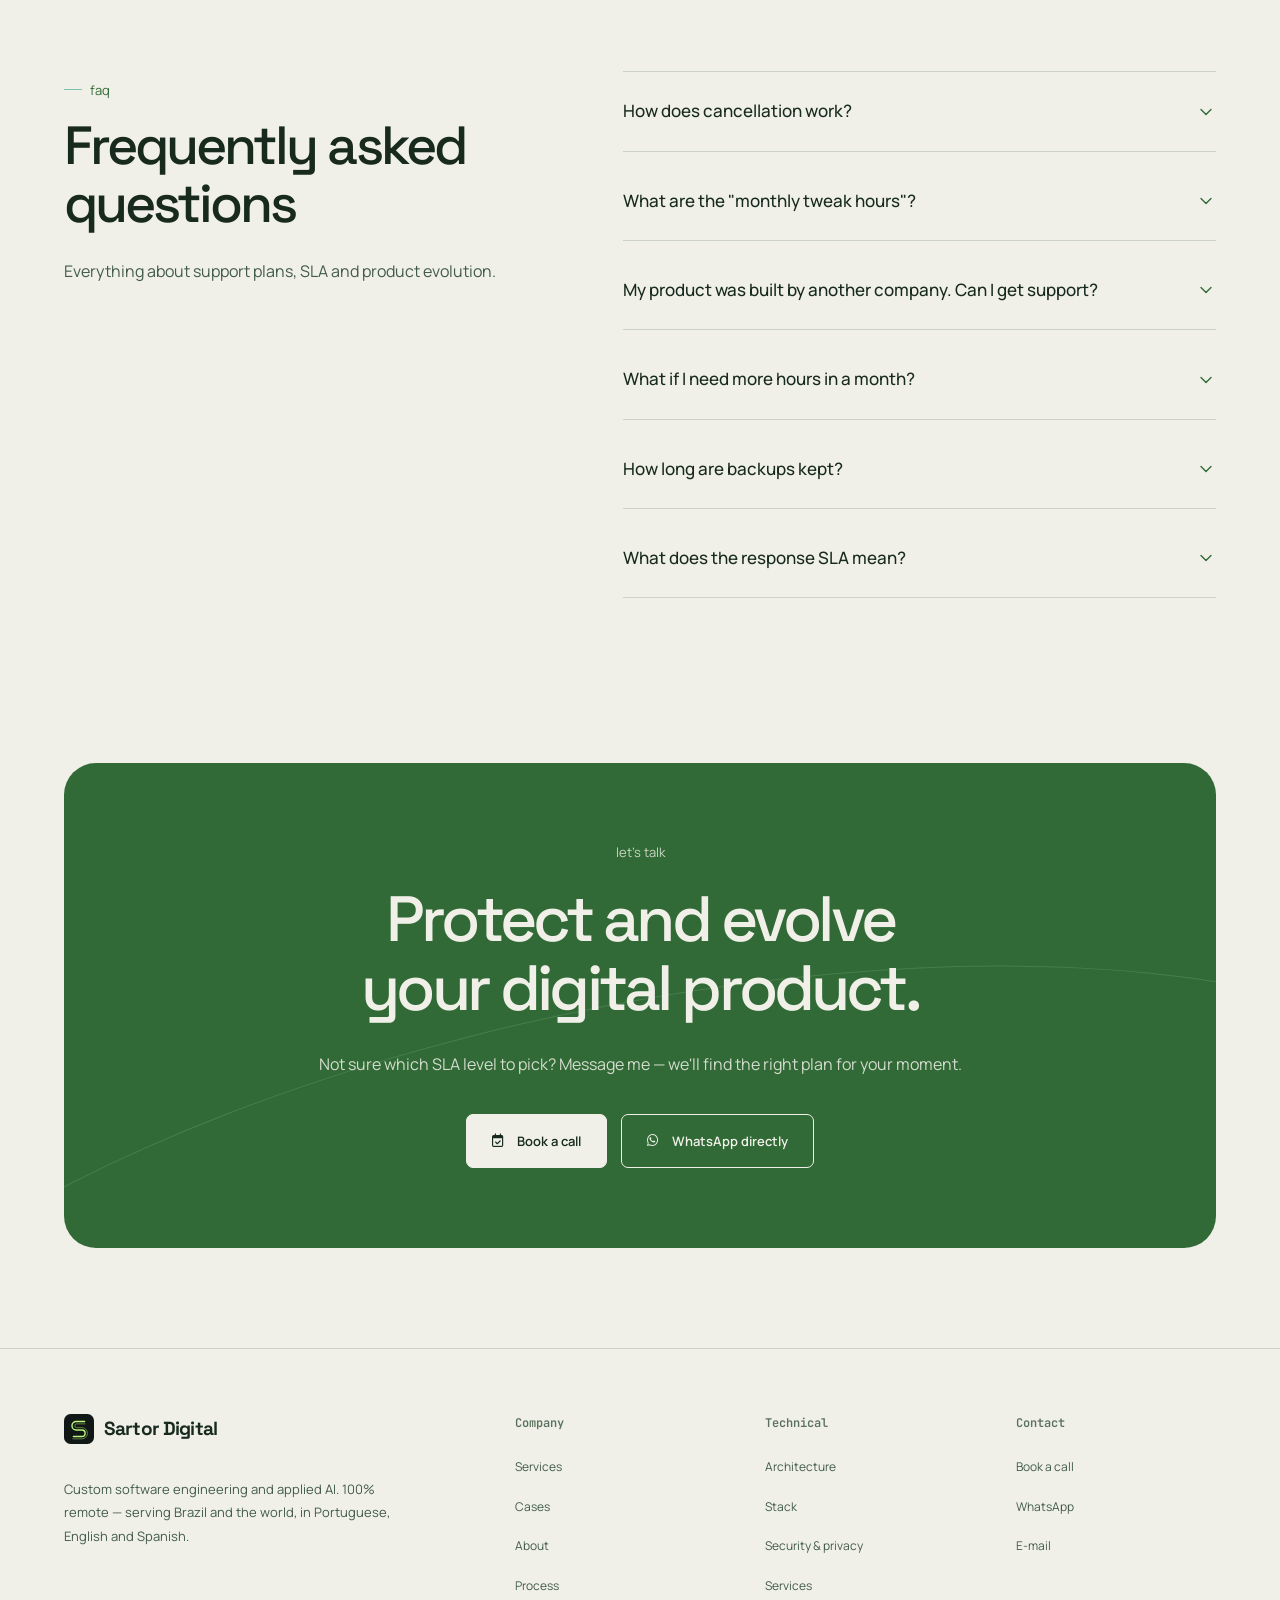
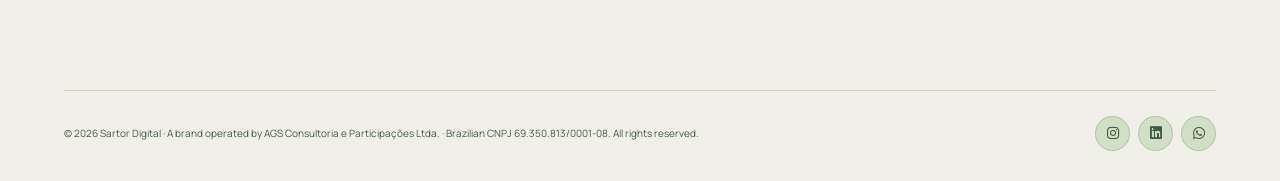
<file: en/support.html>
<!DOCTYPE html>

<html data-theme="light" lang="en">
<head>
<meta charset="utf-8"/>
<meta content="width=device-width, initial-scale=1.0" name="viewport"/>
<title>Support &amp; SLA — Sartor Digital | Maintenance and evolution plans</title>
<meta content="Support plans with SLA for your digital product: monitoring, observability, security updates, backups and continuous evolution. 90-day technical warranty included." name="description"/>
<meta content="#F7F8FA" name="theme-color"/>
<link href="https://sartordigital.online/en/support.html" rel="canonical"/>
<link href="https://sartordigital.online/suporte.html" hreflang="pt-br" rel="alternate"/>
<link href="https://sartordigital.online/en/support.html" hreflang="en-us" rel="alternate"/>
<link href="https://sartordigital.online/es/soporte.html" hreflang="es-es" rel="alternate"/>
<meta content="Support &amp; SLA — Sartor Digital" property="og:title"/>
<meta content="Maintenance and evolution plans with SLA. Monitoring, security, backups and continuous roadmap." property="og:description"/>
<meta content="website" property="og:type"/>
<meta content="https://sartordigital.online/en/support.html" property="og:url"/>
<meta content="https://sartordigital.online/en/og-image.png" property="og:image"/>
<link href="../assets/signature-mark.svg" rel="icon" type="image/svg+xml"/>
<link href="https://fonts.googleapis.com" rel="preconnect"/>
<link crossorigin="" href="https://fonts.gstatic.com" rel="preconnect"/>
<link href="https://fonts.googleapis.com/css2?family=Space+Grotesk:wght@400;500;600;700&amp;family=Inter:wght@300;400;500;600;700&amp;family=JetBrains+Mono:wght@400;500&amp;display=swap" rel="stylesheet"/>
<link href="https://cdnjs.cloudflare.com/ajax/libs/font-awesome/6.4.0/css/all.min.css" rel="stylesheet"/>
<script type="application/ld+json">
  {
    "@context":"https://schema.org",
    "@graph":[
      {"@type":"BreadcrumbList","itemListElement":[
        {"@type":"ListItem","position":1,"name":"Home","item":"https://sartordigital.online/"},
        {"@type":"ListItem","position":2,"name":"Support","item":"https://sartordigital.online/suporte.html"}
      ]}
    ]
  }
  </script>
<style>
  :root{--bg:#F7F8FA;--bg-2:#FFFFFF;--bg-3:#EFF1F5;--card:rgba(0,0,0,0.02);--card-hover:rgba(0,0,0,0.04);--border:rgba(0,0,0,0.09);--border-hi:rgba(5,150,105,0.35);--green:#059669;--green-dim:rgba(5,150,105,0.08);--accent-line:rgba(5,150,105,0.5);--text:#0A0A14;--text-2:#4B5563;--text-3:#9CA3AF;--shadow-sm:0 1px 2px rgba(0,0,0,0.06);--shadow-md:0 4px 16px rgba(0,0,0,0.07);--shadow-lg:0 16px 48px rgba(0,0,0,0.10);--radius-sm:8px;--radius:14px;--radius-lg:20px;--radius-xl:26px;--font-head:'Space Grotesk',sans-serif;--font-body:'Inter',sans-serif;--font-mono:'JetBrains Mono',monospace;--ease:cubic-bezier(0.4,0,0.2,1)}
  [data-theme="dark"]{--bg:#09090E;--bg-2:#0E0E16;--bg-3:#15151F;--card:rgba(255,255,255,0.022);--card-hover:rgba(255,255,255,0.045);--border:rgba(255,255,255,0.075);--border-hi:rgba(52,211,153,0.28);--green:#34D399;--green-dim:rgba(52,211,153,0.09);--accent-line:rgba(52,211,153,0.45);--text:#F1F5F9;--text-2:#98A2B3;--text-3:#5B6472;--shadow-sm:0 1px 2px rgba(0,0,0,0.4);--shadow-md:0 4px 16px rgba(0,0,0,0.45);--shadow-lg:0 16px 48px rgba(0,0,0,0.55)}
  *,*::before,*::after{margin:0;padding:0;box-sizing:border-box}
  html{scroll-behavior:smooth}
  body{font-family:var(--font-body);background:var(--bg);color:var(--text);overflow-x:hidden;-webkit-font-smoothing:antialiased;transition:background .3s,color .3s;line-height:1.6}
  a{text-decoration:none;color:inherit}img{max-width:100%}
  ::selection{background:var(--green-dim);color:var(--green)}
  .bg-grid{position:fixed;inset:0;z-index:0;pointer-events:none;background-image:linear-gradient(var(--border) 1px,transparent 1px),linear-gradient(90deg,var(--border) 1px,transparent 1px);background-size:64px 64px;opacity:.5;-webkit-mask-image:radial-gradient(ellipse 80% 55% at 50% 0%,#000 20%,transparent 75%);mask-image:radial-gradient(ellipse 80% 55% at 50% 0%,#000 20%,transparent 75%)}
  .bg-halo{position:fixed;top:-320px;left:50%;transform:translateX(-50%);width:900px;height:600px;z-index:0;pointer-events:none;background:radial-gradient(ellipse at center,var(--green-dim),transparent 60%);opacity:.9}
  .wrap{max-width:1120px;margin:0 auto;padding:0 24px;position:relative;z-index:1}
  .scroll-bar{position:fixed;top:0;left:0;right:0;height:2px;z-index:9999}
  .scroll-fill{height:100%;width:0%;background:var(--green);transition:width .1s linear}
  .nav{position:fixed;top:0;left:0;right:0;z-index:200;transition:all .3s var(--ease);padding:0 24px}
  .nav.scrolled{background:rgba(9,9,14,.82);backdrop-filter:blur(20px);-webkit-backdrop-filter:blur(20px);border-bottom:1px solid var(--border)}
  [data-theme="light"] .nav.scrolled{background:rgba(247,248,250,.85)}
  .nav-inner{display:flex;align-items:center;justify-content:space-between;height:66px;max-width:1120px;margin:0 auto}
  .nav-logo{display:flex;align-items:center;gap:10px;font-family:var(--font-head);font-size:1.02rem;font-weight:600;letter-spacing:-.02em;color:var(--text)}
  .logo-mark{width:30px;height:30px;flex-shrink:0}
  .nav-links{display:flex;align-items:center;gap:1px}
  .nav-links a{font-size:.86rem;font-weight:500;color:var(--text-2);padding:7px 13px;border-radius:var(--radius-sm);transition:all .2s}
  .nav-links a:hover{color:var(--text);background:var(--card-hover)}
  .nav-links a.active{color:var(--green)}
  .nav-actions{display:flex;align-items:center;gap:8px}
  .lang-pill{display:flex;align-items:center;gap:1px;background:var(--bg-3);border:1px solid var(--border);border-radius:100px;padding:3px}
  .lang-btn{background:none;border:none;cursor:pointer;font-family:var(--font-body);font-size:.7rem;font-weight:700;color:var(--text-3);padding:4px 9px;border-radius:100px;transition:all .2s}
  .lang-btn.active{background:var(--bg-2);color:var(--text);box-shadow:var(--shadow-sm)}
  .lang-btn:hover:not(.active){color:var(--text-2)}
  .theme-toggle{background:var(--bg-2);border:1px solid var(--border);border-radius:var(--radius-sm);width:34px;height:34px;cursor:pointer;color:var(--text-2);transition:all .2s;display:flex;align-items:center;justify-content:center;font-size:.82rem}
  .theme-toggle:hover{border-color:var(--border-hi);color:var(--green)}
  .nav-cta{display:inline-flex;align-items:center;gap:8px;background:var(--green);color:#04120C;padding:9px 18px;border-radius:var(--radius-sm);font-weight:600;font-size:.8rem;transition:all .2s;font-family:var(--font-body)}
  .nav-cta:hover{transform:translateY(-1px);filter:brightness(1.06)}
  .mob-toggle{display:none;background:var(--bg-2);border:1px solid var(--border);width:36px;height:36px;border-radius:var(--radius-sm);cursor:pointer;color:var(--text);font-size:.9rem;align-items:center;justify-content:center}
  .nav-open .nav-links{display:flex;flex-direction:column;position:absolute;top:66px;left:0;right:0;background:var(--bg-2);border-bottom:1px solid var(--border);padding:8px 24px;z-index:100;box-shadow:var(--shadow-md)}
  .nav-open .nav-links a{padding:12px 8px;border-bottom:1px solid var(--border);font-size:.95rem}
  .nav-open .nav-links a:last-child{border-bottom:none}
  .btn-primary{display:inline-flex;align-items:center;gap:9px;background:var(--green);color:#04120C;font-weight:600;font-size:.92rem;padding:13px 26px;border-radius:var(--radius);cursor:pointer;border:none;transition:all .2s;font-family:var(--font-body)}
  .btn-primary:hover{transform:translateY(-2px);filter:brightness(1.06)}
  .btn-ghost{display:inline-flex;align-items:center;gap:9px;background:var(--bg-2);color:var(--text);font-weight:500;font-size:.9rem;padding:12px 24px;border-radius:var(--radius);cursor:pointer;border:1px solid var(--border);transition:all .2s;font-family:var(--font-body)}
  .btn-ghost:hover{border-color:var(--border-hi);color:var(--green);transform:translateY(-1px)}
  .section{padding:88px 0;position:relative;z-index:1}
  .sec-divider{border:none;border-top:1px solid var(--border);margin:0}
  .section-tag{display:inline-flex;align-items:center;gap:8px;font-family:var(--font-mono);font-size:.72rem;font-weight:500;color:var(--green);margin-bottom:16px;letter-spacing:.02em}
  .section-tag::before{content:'';width:18px;height:1px;background:var(--accent-line)}
  .section-head.center .section-tag{justify-content:center}
  .section-title{font-family:var(--font-head);font-size:clamp(1.7rem,3.4vw,2.5rem);font-weight:600;letter-spacing:-.04em;line-height:1.1;color:var(--text);margin-bottom:14px}
  .section-sub{font-size:1rem;color:var(--text-2);line-height:1.7;max-width:600px}
  .section-head{margin-bottom:48px}.section-head.center{text-align:center}.section-head.center .section-sub{margin:0 auto}
  .g-card{background:var(--bg-2);border:1px solid var(--border);border-radius:var(--radius-lg);transition:all .28s var(--ease);position:relative;overflow:hidden}
  [data-theme="dark"] .g-card{background:var(--card)}
  .g-card:hover{border-color:var(--border-hi);box-shadow:var(--shadow-md);transform:translateY(-2px)}
  .page-hero{padding:150px 0 60px;text-align:center;position:relative;z-index:1}
  .eyebrow{display:inline-flex;align-items:center;gap:9px;background:var(--green-dim);border:1px solid var(--border-hi);border-radius:100px;padding:6px 14px;font-family:var(--font-mono);font-size:.72rem;font-weight:500;color:var(--green);letter-spacing:.02em;margin-bottom:22px}
  .page-hero h1{font-family:var(--font-head);font-size:clamp(2.2rem,5vw,3.6rem);font-weight:600;letter-spacing:-.045em;line-height:1.06;color:var(--text);margin-bottom:18px}
  .page-hero h1 em{font-style:normal;color:var(--green)}
  .page-hero p{font-size:1.08rem;color:var(--text-2);max-width:600px;margin:0 auto 30px;line-height:1.65}
  .hero-btns{display:flex;gap:12px;justify-content:center;flex-wrap:wrap;margin-bottom:36px}
  .trust-bar{display:flex;flex-wrap:wrap;justify-content:center;gap:10px 22px}
  .trust-item{display:flex;align-items:center;gap:8px;font-size:.82rem;color:var(--text-2)}
  .trust-item i{color:var(--green);font-size:.78rem}
  .plans-grid{display:grid;grid-template-columns:repeat(3,1fr);gap:16px;align-items:start}
  .plan-card{padding:32px 28px;display:flex;flex-direction:column}
  .plan-card.featured{border-color:var(--border-hi);box-shadow:var(--shadow-md)}
  .plan-badge{display:inline-block;align-self:flex-start;background:var(--green-dim);border:1px solid var(--border-hi);color:var(--green);font-family:var(--font-mono);font-size:.66rem;font-weight:600;letter-spacing:.04em;padding:4px 11px;border-radius:100px;margin-bottom:14px;text-transform:uppercase}
  .plan-name{font-family:var(--font-head);font-size:1.15rem;font-weight:600;color:var(--text);margin-bottom:8px}
  .plan-price{font-family:var(--font-head);font-size:2.5rem;font-weight:700;color:var(--text);letter-spacing:-.03em;line-height:1;margin-bottom:14px}
  .plan-price sup{font-size:1rem;font-weight:600;color:var(--text-2);margin-right:2px;top:-.7em}
  .plan-price span{font-size:.9rem;font-weight:500;color:var(--text-3);letter-spacing:0}
  .plan-desc{font-size:.86rem;color:var(--text-2);line-height:1.6;margin-bottom:22px;min-height:66px}
  .plan-features{list-style:none;display:flex;flex-direction:column;gap:11px;margin-bottom:26px;flex:1}
  .plan-features li{display:flex;align-items:flex-start;gap:10px;font-size:.85rem;color:var(--text-2)}
  .plan-features li i{color:var(--green);margin-top:3px;font-size:.78rem;flex-shrink:0}
  .plan-features li.off{color:var(--text-3)}
  .plan-features li.off i{color:var(--text-3)}
  .plan-cta{display:inline-flex;align-items:center;justify-content:center;gap:8px;width:100%;padding:12px;border-radius:var(--radius-sm);font-weight:600;font-size:.86rem;transition:all .2s;font-family:var(--font-body)}
  .plan-cta.ghost{background:var(--bg-2);color:var(--text);border:1px solid var(--border)}
  .plan-cta.ghost:hover{border-color:var(--border-hi);color:var(--green)}
  .plan-cta.solid{background:var(--green);color:#04120C;border:none}
  .plan-cta.solid:hover{filter:brightness(1.06);transform:translateY(-1px)}
  .compare-wrap{overflow-x:auto;border:1px solid var(--border);border-radius:var(--radius-lg)}
  .compare-table{width:100%;border-collapse:collapse;min-width:640px}
  .compare-table th,.compare-table td{padding:15px 18px;text-align:center;font-size:.86rem;border-bottom:1px solid var(--border)}
  .compare-table th{font-family:var(--font-head);font-weight:600;color:var(--text);background:var(--bg-2)}
  [data-theme="dark"] .compare-table th{background:var(--card)}
  .compare-table td:first-child,.compare-table th:first-child{text-align:left;color:var(--text-2);font-weight:500}
  .compare-table td{color:var(--text-2)}
  .compare-table tr:last-child td{border-bottom:none}
  .featured-col{background:var(--green-dim)}
  .compare-table .check{color:var(--green)}
  .compare-table .cross{color:var(--text-3)}
  .faq-list{max-width:780px;margin:0 auto;display:grid;gap:10px}
  .faq-item{border:1px solid var(--border);border-radius:var(--radius);background:var(--bg-2);overflow:hidden}
  [data-theme="dark"] .faq-item{background:var(--card)}
  .faq-question{display:flex;align-items:center;justify-content:space-between;width:100%;padding:18px 22px;background:none;border:none;cursor:pointer;font-family:var(--font-head);font-size:.96rem;font-weight:600;color:var(--text);text-align:left;gap:16px}
  .faq-chevron{font-size:.8rem;color:var(--green);transition:transform .25s;flex-shrink:0}
  .faq-item.open .faq-chevron{transform:rotate(180deg)}
  .faq-answer{max-height:0;overflow:hidden;transition:max-height .3s var(--ease)}
  .faq-answer-inner{padding:0 22px 20px;font-size:.9rem;color:var(--text-2);line-height:1.7}
  .cta-card{border:1px solid var(--border-hi);border-radius:var(--radius-xl);padding:64px 48px;text-align:center;position:relative;overflow:hidden;background:var(--bg-2)}
  [data-theme="dark"] .cta-card{background:var(--card)}
  .cta-card::before{content:'';position:absolute;top:-160px;left:50%;transform:translateX(-50%);width:700px;height:340px;background:radial-gradient(ellipse,var(--green-dim),transparent 70%);pointer-events:none}
  .cta-card h2{font-family:var(--font-head);font-size:clamp(1.7rem,3.4vw,2.4rem);font-weight:600;letter-spacing:-.03em;margin-bottom:14px;position:relative;z-index:1;color:var(--text);line-height:1.1}
  .cta-card p{font-size:1rem;color:var(--text-2);margin-bottom:30px;line-height:1.65;position:relative;z-index:1;max-width:520px;margin-left:auto;margin-right:auto}
  .cta-btns{display:flex;gap:12px;justify-content:center;flex-wrap:wrap;position:relative;z-index:1}
  .footer{border-top:1px solid var(--border);padding:56px 0 32px;background:var(--bg-2)}
  .footer-top{display:grid;grid-template-columns:1.4fr 1fr 1fr 1fr;gap:40px;margin-bottom:44px}
  .footer-brand .nav-logo{margin-bottom:14px}
  .footer-brand p{font-size:.84rem;color:var(--text-2);line-height:1.6;max-width:280px}
  .footer-col h5{font-family:var(--font-mono);font-size:.7rem;color:var(--text-3);letter-spacing:.08em;text-transform:uppercase;margin-bottom:14px}
  .footer-col a{display:block;font-size:.84rem;color:var(--text-2);padding:5px 0;transition:color .2s}
  .footer-col a:hover{color:var(--green)}
  .footer-bottom{display:flex;align-items:center;justify-content:space-between;flex-wrap:wrap;gap:16px;padding-top:24px;border-top:1px solid var(--border)}
  .footer-copy{font-size:.76rem;color:var(--text-3)}
  .footer-socials{display:flex;gap:9px}
  .f-social{width:34px;height:34px;border-radius:var(--radius-sm);background:var(--bg-3);border:1px solid var(--border);display:flex;align-items:center;justify-content:center;color:var(--text-2);transition:all .2s;font-size:.85rem}
  .f-social:hover{border-color:var(--border-hi);color:var(--green)}
  .wa-float{position:fixed;bottom:24px;right:24px;z-index:100;width:52px;height:52px;border-radius:50%;background:#25D366;color:#fff;display:flex;align-items:center;justify-content:center;font-size:1.4rem;box-shadow:0 6px 20px rgba(37,211,102,.35);cursor:pointer;transition:all .2s}
  .wa-float:hover{transform:scale(1.06)}
  .fade-in{opacity:0;transform:translateY(20px);transition:opacity .6s var(--ease),transform .6s var(--ease)}
  .fade-in.visible{opacity:1;transform:translateY(0)}
  @media(prefers-reduced-motion:reduce){*{animation:none!important;transition:none!important}.fade-in{opacity:1;transform:none}}
  @media(max-width:1024px){.plans-grid{grid-template-columns:1fr;max-width:440px;margin:0 auto}.footer-top{grid-template-columns:1fr 1fr}}
  @media(max-width:768px){.nav-links{display:none}.mob-toggle{display:flex}.nav-cta{display:none}.footer-top{grid-template-columns:1fr}.cta-card{padding:44px 22px}.page-hero{padding:120px 0 56px}}
  @media(max-width:480px){.page-hero h1{font-size:2rem}}
  </style>
<link href="../assets/studio.css?v=3" rel="stylesheet"/><link href="../assets/themes.css?v=3" rel="stylesheet"/>
<link href="../assets/icons.css?v=20261116" rel="stylesheet"/><link href="../assets/experience.css?v=20261116-6" rel="stylesheet"/><link href="../assets/experience-interior.css?v=20261116-9" rel="stylesheet"/></head>
<body class="support-page interior-page experience-interior"><a class="studio-skip" href="#main-content">Skip to content</a>
<div class="bg-grid"></div>
<div class="bg-halo"></div>
<div class="scroll-bar"><div class="scroll-fill" id="scrollFill"></div></div>
<nav class="nav" id="nav">
<div class="nav-inner">
<a class="nav-logo" href="index.html"><img alt="" class="logo-mark" height="34" src="../assets/signature-mark.svg" width="34"/> Sartor Digital</a>
<div class="nav-links">
<a href="services.html">Services</a>
<a href="index.html#arquitetura">Architecture</a>
<a href="index.html#stack">Stack</a>
<a href="index.html#cases">Cases</a>
<a href="index.html#processo">Process</a>
<a class="active" href="support.html">Support</a>
</div>
<div class="nav-actions">
<div class="lang-pill"><a class="lang-btn" href="/suporte.html">PT</a><a class="lang-btn active" href="/en/support.html">EN</a><a class="lang-btn" href="/es/soporte.html">ES</a></div>
<button aria-label="Toggle theme" class="theme-toggle" id="themeToggle"><i aria-hidden="true" class="fas fa-moon" id="themeIcon"></i><svg aria-hidden="true" class="sd-icon sd-theme-sun" data-icon="sun" fill="none" focusable="false" height="24" stroke="currentColor" stroke-linecap="round" stroke-linejoin="round" stroke-width="1.65" viewbox="0 0 24 24" width="24" xmlns="http://www.w3.org/2000/svg"><circle cx="12" cy="12" r="4"></circle><path d="M12 2v2M12 20v2M2 12h2M20 12h2M4.93 4.93l1.42 1.42M17.65 17.65l1.42 1.42M4.93 19.07l1.42-1.42M17.65 6.35l1.42-1.42"></path></svg><svg aria-hidden="true" class="sd-icon sd-theme-moon" data-icon="moon" fill="none" focusable="false" height="24" stroke="currentColor" stroke-linecap="round" stroke-linejoin="round" stroke-width="1.65" viewbox="0 0 24 24" width="24" xmlns="http://www.w3.org/2000/svg"><path d="M20.5 13A8.5 8.5 0 0 1 11 3.5 8.5 8.5 0 1 0 20.5 13Z"></path></svg></button>
<a class="nav-cta" href="https://calendly.com/giovannesartor" rel="noopener" target="_blank"><i class="far fa-calendar-check"></i> Book a call</a>
<button aria-label="Menu" class="mob-toggle" id="mobToggle"><svg aria-hidden="true" class="sd-icon" data-icon="menu" fill="none" focusable="false" height="24" stroke="currentColor" stroke-linecap="round" stroke-linejoin="round" stroke-width="1.65" viewbox="0 0 24 24" width="24" xmlns="http://www.w3.org/2000/svg"><path d="M4 6h16M4 12h16M4 18h16"></path></svg></button>
</div>
</div>
</nav>
<main id="main-content" tabindex="-1"><section class="page-hero ei-hero">
<div class="wrap interior-hero-wrap">
<div class="eyebrow">Continuity &amp; evolution</div>
<h1 class="">Launch is the beginning.<br/><em>Progress is the work.</em></h1>
<p class="">Monitoring, observability, security and continuous evolution — with a defined response SLA. Flexible plans, no lock-in.</p>
<div class="hero-btns">
<a class="btn-primary" href="#planos"><svg aria-hidden="true" class="sd-icon" data-icon="arrow-down" fill="none" focusable="false" height="24" stroke="currentColor" stroke-linecap="round" stroke-linejoin="round" stroke-width="1.65" viewbox="0 0 24 24" width="24" xmlns="http://www.w3.org/2000/svg"><path d="M12 4v16M5 13l7 7 7-7"></path></svg> View plans</a>
<a class="btn-ghost" href="https://calendly.com/giovannesartor" rel="noopener" target="_blank"><i class="far fa-calendar-check"></i> Talk about support</a>
</div>
<div class="trust-bar ei-trust">
<div class="trust-item"><i class="fas fa-shield-halved"></i> Proactive security</div>
<div class="trust-item"><i class="fas fa-database"></i> Automated backups</div>
<div class="trust-item"><i class="fas fa-chart-area"></i> Monitoring &amp; alerts</div>
<div class="trust-item"><i class="fas fa-lock-open"></i> No lock-in</div>
</div>
</div>
</section>

<section class="section" id="planos">
<div class="wrap">
<div class="section-head center fade-in">
<div class="section-tag">plans</div>
<h2 class="section-title">Choose your SLA level</h2>
<p class="section-sub">Every delivered project already includes a 90-day technical warranty. The plans below keep the product secure and evolving after that. Cancel anytime.</p>
</div>
<div class="plans-grid">
<div class="plan-card ei-plan"><div class="ei-plan-head"><div class="plan-name">Essential</div><p class="plan-desc">For corporate sites and landing pages that need stability and security.</p><div class="plan-price"><sup>R$</sup>297<span>/mo</span></div></div>



<ul class="plan-features">
<li><svg aria-hidden="true" class="sd-icon" data-icon="check" fill="none" focusable="false" height="24" stroke="currentColor" stroke-linecap="round" stroke-linejoin="round" stroke-width="1.65" viewbox="0 0 24 24" width="24" xmlns="http://www.w3.org/2000/svg"><path d="m5 12 4 4L19 6"></path></svg>Uptime monitoring</li>
<li><svg aria-hidden="true" class="sd-icon" data-icon="check" fill="none" focusable="false" height="24" stroke="currentColor" stroke-linecap="round" stroke-linejoin="round" stroke-width="1.65" viewbox="0 0 24 24" width="24" xmlns="http://www.w3.org/2000/svg"><path d="m5 12 4 4L19 6"></path></svg>Automated backups diários</li>
<li><svg aria-hidden="true" class="sd-icon" data-icon="check" fill="none" focusable="false" height="24" stroke="currentColor" stroke-linecap="round" stroke-linejoin="round" stroke-width="1.65" viewbox="0 0 24 24" width="24" xmlns="http://www.w3.org/2000/svg"><path d="m5 12 4 4L19 6"></path></svg>Security updates</li>
<li><svg aria-hidden="true" class="sd-icon" data-icon="check" fill="none" focusable="false" height="24" stroke="currentColor" stroke-linecap="round" stroke-linejoin="round" stroke-width="1.65" viewbox="0 0 24 24" width="24" xmlns="http://www.w3.org/2000/svg"><path d="m5 12 4 4L19 6"></path></svg>2h of tweaks/mo</li>
<li><svg aria-hidden="true" class="sd-icon" data-icon="check" fill="none" focusable="false" height="24" stroke="currentColor" stroke-linecap="round" stroke-linejoin="round" stroke-width="1.65" viewbox="0 0 24 24" width="24" xmlns="http://www.w3.org/2000/svg"><path d="m5 12 4 4L19 6"></path></svg>Basic monthly report</li>
<li><svg aria-hidden="true" class="sd-icon" data-icon="check" fill="none" focusable="false" height="24" stroke="currentColor" stroke-linecap="round" stroke-linejoin="round" stroke-width="1.65" viewbox="0 0 24 24" width="24" xmlns="http://www.w3.org/2000/svg"><path d="m5 12 4 4L19 6"></path></svg>Email support · 48h SLA</li>
<li class="off"><svg aria-hidden="true" class="sd-icon" data-icon="close" fill="none" focusable="false" height="24" stroke="currentColor" stroke-linecap="round" stroke-linejoin="round" stroke-width="1.65" viewbox="0 0 24 24" width="24" xmlns="http://www.w3.org/2000/svg"><path d="m6 6 12 12M18 6 6 18"></path></svg>Performance optimization</li>
<li class="off"><svg aria-hidden="true" class="sd-icon" data-icon="close" fill="none" focusable="false" height="24" stroke="currentColor" stroke-linecap="round" stroke-linejoin="round" stroke-width="1.65" viewbox="0 0 24 24" width="24" xmlns="http://www.w3.org/2000/svg"><path d="m6 6 12 12M18 6 6 18"></path></svg>New features</li>
</ul>
<a class="plan-cta ghost" href="https://wa.me/5554993031264?text=Ol%C3%A1!%20Quero%20o%20plano%20Essencial%20de%20suporte%20%28R%24297%2Fm%C3%AAs%29." rel="noopener" target="_blank"><i class="fab fa-whatsapp"></i> Subscribe</a>
</div>
<div class="plan-card featured ei-plan"><div class="ei-plan-head"><div class="plan-badge">Most popular</div><div class="plan-name">Professional</div><p class="plan-desc">For systems and platforms that need continuous evolution and fast response.</p><div class="plan-price"><sup>R$</sup>597<span>/mo</span></div></div>




<ul class="plan-features">
<li><svg aria-hidden="true" class="sd-icon" data-icon="check" fill="none" focusable="false" height="24" stroke="currentColor" stroke-linecap="round" stroke-linejoin="round" stroke-width="1.65" viewbox="0 0 24 24" width="24" xmlns="http://www.w3.org/2000/svg"><path d="m5 12 4 4L19 6"></path></svg>Advanced monitoring &amp; alerts</li>
<li><svg aria-hidden="true" class="sd-icon" data-icon="check" fill="none" focusable="false" height="24" stroke="currentColor" stroke-linecap="round" stroke-linejoin="round" stroke-width="1.65" viewbox="0 0 24 24" width="24" xmlns="http://www.w3.org/2000/svg"><path d="m5 12 4 4L19 6"></path></svg>Automated backups + offsite</li>
<li><svg aria-hidden="true" class="sd-icon" data-icon="check" fill="none" focusable="false" height="24" stroke="currentColor" stroke-linecap="round" stroke-linejoin="round" stroke-width="1.65" viewbox="0 0 24 24" width="24" xmlns="http://www.w3.org/2000/svg"><path d="m5 12 4 4L19 6"></path></svg>Security updates</li>
<li><svg aria-hidden="true" class="sd-icon" data-icon="check" fill="none" focusable="false" height="24" stroke="currentColor" stroke-linecap="round" stroke-linejoin="round" stroke-width="1.65" viewbox="0 0 24 24" width="24" xmlns="http://www.w3.org/2000/svg"><path d="m5 12 4 4L19 6"></path></svg>5h of tweaks/mo</li>
<li><svg aria-hidden="true" class="sd-icon" data-icon="check" fill="none" focusable="false" height="24" stroke="currentColor" stroke-linecap="round" stroke-linejoin="round" stroke-width="1.65" viewbox="0 0 24 24" width="24" xmlns="http://www.w3.org/2000/svg"><path d="m5 12 4 4L19 6"></path></svg>Detailed monthly report</li>
<li><svg aria-hidden="true" class="sd-icon" data-icon="check" fill="none" focusable="false" height="24" stroke="currentColor" stroke-linecap="round" stroke-linejoin="round" stroke-width="1.65" viewbox="0 0 24 24" width="24" xmlns="http://www.w3.org/2000/svg"><path d="m5 12 4 4L19 6"></path></svg>WhatsApp support · 4h SLA</li>
<li><svg aria-hidden="true" class="sd-icon" data-icon="check" fill="none" focusable="false" height="24" stroke="currentColor" stroke-linecap="round" stroke-linejoin="round" stroke-width="1.65" viewbox="0 0 24 24" width="24" xmlns="http://www.w3.org/2000/svg"><path d="m5 12 4 4L19 6"></path></svg>Performance optimization</li>
<li class="off"><svg aria-hidden="true" class="sd-icon" data-icon="close" fill="none" focusable="false" height="24" stroke="currentColor" stroke-linecap="round" stroke-linejoin="round" stroke-width="1.65" viewbox="0 0 24 24" width="24" xmlns="http://www.w3.org/2000/svg"><path d="m6 6 12 12M18 6 6 18"></path></svg>New features</li>
</ul>
<a class="plan-cta solid" href="https://wa.me/5554993031264?text=Ol%C3%A1!%20Quero%20o%20plano%20Profissional%20de%20suporte%20%28R%24597%2Fm%C3%AAs%29." rel="noopener" target="_blank"><i class="fab fa-whatsapp"></i> Subscribe</a>
</div>
<div class="plan-card ei-plan"><div class="ei-plan-head"><div class="plan-name">Advanced</div><p class="plan-desc">For growing products that require constant evolution and top priority.</p><div class="plan-price"><sup>R$</sup>1.197<span>/mo</span></div></div>



<ul class="plan-features">
<li><svg aria-hidden="true" class="sd-icon" data-icon="check" fill="none" focusable="false" height="24" stroke="currentColor" stroke-linecap="round" stroke-linejoin="round" stroke-width="1.65" viewbox="0 0 24 24" width="24" xmlns="http://www.w3.org/2000/svg"><path d="m5 12 4 4L19 6"></path></svg>Full observability (24/7)</li>
<li><svg aria-hidden="true" class="sd-icon" data-icon="check" fill="none" focusable="false" height="24" stroke="currentColor" stroke-linecap="round" stroke-linejoin="round" stroke-width="1.65" viewbox="0 0 24 24" width="24" xmlns="http://www.w3.org/2000/svg"><path d="m5 12 4 4L19 6"></path></svg>Backups across multiple regions</li>
<li><svg aria-hidden="true" class="sd-icon" data-icon="check" fill="none" focusable="false" height="24" stroke="currentColor" stroke-linecap="round" stroke-linejoin="round" stroke-width="1.65" viewbox="0 0 24 24" width="24" xmlns="http://www.w3.org/2000/svg"><path d="m5 12 4 4L19 6"></path></svg>Security updates</li>
<li><svg aria-hidden="true" class="sd-icon" data-icon="check" fill="none" focusable="false" height="24" stroke="currentColor" stroke-linecap="round" stroke-linejoin="round" stroke-width="1.65" viewbox="0 0 24 24" width="24" xmlns="http://www.w3.org/2000/svg"><path d="m5 12 4 4L19 6"></path></svg>12h of tweaks/mo</li>
<li><svg aria-hidden="true" class="sd-icon" data-icon="check" fill="none" focusable="false" height="24" stroke="currentColor" stroke-linecap="round" stroke-linejoin="round" stroke-width="1.65" viewbox="0 0 24 24" width="24" xmlns="http://www.w3.org/2000/svg"><path d="m5 12 4 4L19 6"></path></svg>Full monthly report</li>
<li><svg aria-hidden="true" class="sd-icon" data-icon="check" fill="none" focusable="false" height="24" stroke="currentColor" stroke-linecap="round" stroke-linejoin="round" stroke-width="1.65" viewbox="0 0 24 24" width="24" xmlns="http://www.w3.org/2000/svg"><path d="m5 12 4 4L19 6"></path></svg>Priority support · 1h SLA</li>
<li><svg aria-hidden="true" class="sd-icon" data-icon="check" fill="none" focusable="false" height="24" stroke="currentColor" stroke-linecap="round" stroke-linejoin="round" stroke-width="1.65" viewbox="0 0 24 24" width="24" xmlns="http://www.w3.org/2000/svg"><path d="m5 12 4 4L19 6"></path></svg>Performance optimization</li>
<li><svg aria-hidden="true" class="sd-icon" data-icon="check" fill="none" focusable="false" height="24" stroke="currentColor" stroke-linecap="round" stroke-linejoin="round" stroke-width="1.65" viewbox="0 0 24 24" width="24" xmlns="http://www.w3.org/2000/svg"><path d="m5 12 4 4L19 6"></path></svg>New features included</li>
</ul>
<a class="plan-cta ghost" href="https://wa.me/5554993031264?text=Ol%C3%A1!%20Quero%20o%20plano%20Avan%C3%A7ado%20de%20suporte%20%28R%241.197%2Fm%C3%AAs%29." rel="noopener" target="_blank"><i class="fab fa-whatsapp"></i> Subscribe</a>
</div>
</div>
</div>
</section>

<section class="section">
<div class="wrap">
<div class="section-head center fade-in">
<div class="section-tag">comparison</div>
<h2 class="section-title">What's included in each plan</h2>
<p class="section-sub">Full comparison of features and SLA to pick the right level for your moment.</p>
</div>
<div aria-label="Support plan comparison" class="compare-wrap fade-in" role="region" tabindex="0">
<table class="compare-table">
<thead>
<tr>
<th style="width:40%">Feature</th>
<th>Essential</th>
<th class="featured-col">Professional</th>
<th>Advanced</th>
</tr>
</thead>
<tbody>
<tr><td>Uptime monitoring</td><td><svg aria-hidden="true" class="sd-icon" data-icon="check" fill="none" focusable="false" height="24" stroke="currentColor" stroke-linecap="round" stroke-linejoin="round" stroke-width="1.65" viewbox="0 0 24 24" width="24" xmlns="http://www.w3.org/2000/svg"><path d="m5 12 4 4L19 6"></path></svg></td><td class="featured-col"><svg aria-hidden="true" class="sd-icon" data-icon="check" fill="none" focusable="false" height="24" stroke="currentColor" stroke-linecap="round" stroke-linejoin="round" stroke-width="1.65" viewbox="0 0 24 24" width="24" xmlns="http://www.w3.org/2000/svg"><path d="m5 12 4 4L19 6"></path></svg></td><td><svg aria-hidden="true" class="sd-icon" data-icon="check" fill="none" focusable="false" height="24" stroke="currentColor" stroke-linecap="round" stroke-linejoin="round" stroke-width="1.65" viewbox="0 0 24 24" width="24" xmlns="http://www.w3.org/2000/svg"><path d="m5 12 4 4L19 6"></path></svg></td></tr>
<tr><td>Automated backups diários</td><td><svg aria-hidden="true" class="sd-icon" data-icon="check" fill="none" focusable="false" height="24" stroke="currentColor" stroke-linecap="round" stroke-linejoin="round" stroke-width="1.65" viewbox="0 0 24 24" width="24" xmlns="http://www.w3.org/2000/svg"><path d="m5 12 4 4L19 6"></path></svg></td><td class="featured-col"><svg aria-hidden="true" class="sd-icon" data-icon="check" fill="none" focusable="false" height="24" stroke="currentColor" stroke-linecap="round" stroke-linejoin="round" stroke-width="1.65" viewbox="0 0 24 24" width="24" xmlns="http://www.w3.org/2000/svg"><path d="m5 12 4 4L19 6"></path></svg></td><td><svg aria-hidden="true" class="sd-icon" data-icon="check" fill="none" focusable="false" height="24" stroke="currentColor" stroke-linecap="round" stroke-linejoin="round" stroke-width="1.65" viewbox="0 0 24 24" width="24" xmlns="http://www.w3.org/2000/svg"><path d="m5 12 4 4L19 6"></path></svg></td></tr>
<tr><td>Security updates</td><td><svg aria-hidden="true" class="sd-icon" data-icon="check" fill="none" focusable="false" height="24" stroke="currentColor" stroke-linecap="round" stroke-linejoin="round" stroke-width="1.65" viewbox="0 0 24 24" width="24" xmlns="http://www.w3.org/2000/svg"><path d="m5 12 4 4L19 6"></path></svg></td><td class="featured-col"><svg aria-hidden="true" class="sd-icon" data-icon="check" fill="none" focusable="false" height="24" stroke="currentColor" stroke-linecap="round" stroke-linejoin="round" stroke-width="1.65" viewbox="0 0 24 24" width="24" xmlns="http://www.w3.org/2000/svg"><path d="m5 12 4 4L19 6"></path></svg></td><td><svg aria-hidden="true" class="sd-icon" data-icon="check" fill="none" focusable="false" height="24" stroke="currentColor" stroke-linecap="round" stroke-linejoin="round" stroke-width="1.65" viewbox="0 0 24 24" width="24" xmlns="http://www.w3.org/2000/svg"><path d="m5 12 4 4L19 6"></path></svg></td></tr>
<tr><td>Monthly tweak hours</td><td>2h</td><td class="featured-col">5h</td><td>12h</td></tr>
<tr><td>Monthly report</td><td>Basic</td><td class="featured-col">Detailed</td><td>Full</td></tr>
<tr><td>Channel &amp; response SLA</td><td>Email · 48h</td><td class="featured-col">WhatsApp · 4h</td><td>Priority · 1h</td></tr>
<tr><td>Performance optimization</td><td><svg aria-hidden="true" class="sd-icon" data-icon="close" fill="none" focusable="false" height="24" stroke="currentColor" stroke-linecap="round" stroke-linejoin="round" stroke-width="1.65" viewbox="0 0 24 24" width="24" xmlns="http://www.w3.org/2000/svg"><path d="m6 6 12 12M18 6 6 18"></path></svg></td><td class="featured-col"><svg aria-hidden="true" class="sd-icon" data-icon="check" fill="none" focusable="false" height="24" stroke="currentColor" stroke-linecap="round" stroke-linejoin="round" stroke-width="1.65" viewbox="0 0 24 24" width="24" xmlns="http://www.w3.org/2000/svg"><path d="m5 12 4 4L19 6"></path></svg></td><td><svg aria-hidden="true" class="sd-icon" data-icon="check" fill="none" focusable="false" height="24" stroke="currentColor" stroke-linecap="round" stroke-linejoin="round" stroke-width="1.65" viewbox="0 0 24 24" width="24" xmlns="http://www.w3.org/2000/svg"><path d="m5 12 4 4L19 6"></path></svg></td></tr>
<tr><td>Offsite backup</td><td><svg aria-hidden="true" class="sd-icon" data-icon="close" fill="none" focusable="false" height="24" stroke="currentColor" stroke-linecap="round" stroke-linejoin="round" stroke-width="1.65" viewbox="0 0 24 24" width="24" xmlns="http://www.w3.org/2000/svg"><path d="m6 6 12 12M18 6 6 18"></path></svg></td><td class="featured-col"><svg aria-hidden="true" class="sd-icon" data-icon="check" fill="none" focusable="false" height="24" stroke="currentColor" stroke-linecap="round" stroke-linejoin="round" stroke-width="1.65" viewbox="0 0 24 24" width="24" xmlns="http://www.w3.org/2000/svg"><path d="m5 12 4 4L19 6"></path></svg></td><td><svg aria-hidden="true" class="sd-icon" data-icon="check" fill="none" focusable="false" height="24" stroke="currentColor" stroke-linecap="round" stroke-linejoin="round" stroke-width="1.65" viewbox="0 0 24 24" width="24" xmlns="http://www.w3.org/2000/svg"><path d="m5 12 4 4L19 6"></path></svg></td></tr>
<tr><td>New features</td><td><svg aria-hidden="true" class="sd-icon" data-icon="close" fill="none" focusable="false" height="24" stroke="currentColor" stroke-linecap="round" stroke-linejoin="round" stroke-width="1.65" viewbox="0 0 24 24" width="24" xmlns="http://www.w3.org/2000/svg"><path d="m6 6 12 12M18 6 6 18"></path></svg></td><td class="featured-col"><svg aria-hidden="true" class="sd-icon" data-icon="close" fill="none" focusable="false" height="24" stroke="currentColor" stroke-linecap="round" stroke-linejoin="round" stroke-width="1.65" viewbox="0 0 24 24" width="24" xmlns="http://www.w3.org/2000/svg"><path d="m6 6 12 12M18 6 6 18"></path></svg></td><td><svg aria-hidden="true" class="sd-icon" data-icon="check" fill="none" focusable="false" height="24" stroke="currentColor" stroke-linecap="round" stroke-linejoin="round" stroke-width="1.65" viewbox="0 0 24 24" width="24" xmlns="http://www.w3.org/2000/svg"><path d="m5 12 4 4L19 6"></path></svg></td></tr>
<tr><td>Minimum contract</td><td>None</td><td class="featured-col">None</td><td>None</td></tr>
</tbody>
</table>
</div>
</div>
</section>

<section class="section">
<div class="wrap ei-faq-layout">
<div class="section-head center fade-in">
<div class="section-tag">faq</div>
<h2 class="section-title">Frequently asked questions</h2>
<p class="section-sub">Everything about support plans, SLA and product evolution.</p>
</div>
<div class="faq-list">
<div class="faq-item"><button aria-controls="faq-answer-0" aria-expanded="false" class="faq-question" id="faq-question-0" type="button">How does cancellation work? <svg aria-hidden="true" class="sd-icon" data-icon="chevron-down" fill="none" focusable="false" height="24" stroke="currentColor" stroke-linecap="round" stroke-linejoin="round" stroke-width="1.65" viewbox="0 0 24 24" width="24" xmlns="http://www.w3.org/2000/svg"><path d="m6 9 6 6 6-6"></path></svg></button><div aria-labelledby="faq-question-0" class="faq-answer" id="faq-answer-0" role="region"><div class="faq-answer-inner">No minimum contract. You can cancel anytime with 30 days' notice. No penalties or cancellation fees.</div></div></div>
<div class="faq-item"><button aria-controls="faq-answer-1" aria-expanded="false" class="faq-question" id="faq-question-1" type="button">What are the "monthly tweak hours"? <svg aria-hidden="true" class="sd-icon" data-icon="chevron-down" fill="none" focusable="false" height="24" stroke="currentColor" stroke-linecap="round" stroke-linejoin="round" stroke-width="1.65" viewbox="0 0 24 24" width="24" xmlns="http://www.w3.org/2000/svg"><path d="m6 9 6 6 6-6"></path></svg></button><div aria-labelledby="faq-question-1" class="faq-answer" id="faq-answer-1" role="region"><div class="faq-answer-inner">Hours reserved for small improvements, text and layout tweaks, quick fixes and day-to-day requests. Unused hours don't roll over.</div></div></div>
<div class="faq-item"><button aria-controls="faq-answer-2" aria-expanded="false" class="faq-question" id="faq-question-2" type="button">My product was built by another company. Can I get support? <svg aria-hidden="true" class="sd-icon" data-icon="chevron-down" fill="none" focusable="false" height="24" stroke="currentColor" stroke-linecap="round" stroke-linejoin="round" stroke-width="1.65" viewbox="0 0 24 24" width="24" xmlns="http://www.w3.org/2000/svg"><path d="m6 9 6 6 6-6"></path></svg></button><div aria-labelledby="faq-question-2" class="faq-answer" id="faq-answer-2" role="region"><div class="faq-answer-inner">Yes, as long as there's access to the source code and documentation. I do a free technical assessment before starting the plan.</div></div></div>
<div class="faq-item"><button aria-controls="faq-answer-3" aria-expanded="false" class="faq-question" id="faq-question-3" type="button">What if I need more hours in a month? <svg aria-hidden="true" class="sd-icon" data-icon="chevron-down" fill="none" focusable="false" height="24" stroke="currentColor" stroke-linecap="round" stroke-linejoin="round" stroke-width="1.65" viewbox="0 0 24 24" width="24" xmlns="http://www.w3.org/2000/svg"><path d="m6 9 6 6 6-6"></path></svg></button><div aria-labelledby="faq-question-3" class="faq-answer" id="faq-answer-3" role="region"><div class="faq-answer-inner">Extra hours are billed separately, at a special rate for plan clients. You're notified before any additional cost.</div></div></div>
<div class="faq-item"><button aria-controls="faq-answer-4" aria-expanded="false" class="faq-question" id="faq-question-4" type="button">How long are backups kept? <svg aria-hidden="true" class="sd-icon" data-icon="chevron-down" fill="none" focusable="false" height="24" stroke="currentColor" stroke-linecap="round" stroke-linejoin="round" stroke-width="1.65" viewbox="0 0 24 24" width="24" xmlns="http://www.w3.org/2000/svg"><path d="m6 9 6 6 6-6"></path></svg></button><div aria-labelledby="faq-question-4" class="faq-answer" id="faq-answer-4" role="region"><div class="faq-answer-inner">Daily backups are available for 30 days. On the Advanced plan, we keep monthly backups for 12 months in offsite storage.</div></div></div>
<div class="faq-item"><button aria-controls="faq-answer-5" aria-expanded="false" class="faq-question" id="faq-question-5" type="button">What does the response SLA mean? <svg aria-hidden="true" class="sd-icon" data-icon="chevron-down" fill="none" focusable="false" height="24" stroke="currentColor" stroke-linecap="round" stroke-linejoin="round" stroke-width="1.65" viewbox="0 0 24 24" width="24" xmlns="http://www.w3.org/2000/svg"><path d="m6 9 6 6 6-6"></path></svg></button><div aria-labelledby="faq-question-5" class="faq-answer" id="faq-answer-5" role="region"><div class="faq-answer-inner">It's the maximum time to start handling a ticket: Essential 48h, Professional 4h, Advanced 1h. For total-downtime incidents, all plans prioritize immediate investigation.</div></div></div>
</div>
</div>
</section>

<section class="section" id="contato">
<div class="wrap">
<div class="cta-card ei-contact fade-in">
<div class="section-tag" style="display:inline-flex;margin-bottom:20px">let's talk</div>
<h2>Protect and evolve<br/>your digital product.</h2>
<p>Not sure which SLA level to pick? Message me — we'll find the right plan for your moment.</p>
<div class="cta-btns">
<a class="btn-primary" href="https://calendly.com/giovannesartor" rel="noopener" target="_blank"><i class="far fa-calendar-check"></i> Book a call</a>
<a class="btn-ghost" href="https://wa.me/5554993031264?text=Ol%C3%A1%2C%20Giovanne!%20Quero%20falar%20sobre%20um%20plano%20de%20suporte." rel="noopener" target="_blank"><i class="fab fa-whatsapp"></i> WhatsApp directly</a>
</div>
</div>
</div>
</section>
</main><footer class="footer">
<div class="wrap">
<div class="footer-top">
<div class="footer-brand">
<a class="nav-logo" href="index.html"><img alt="" class="logo-mark" height="34" src="../assets/signature-mark.svg" width="34"/> Sartor Digital</a>
<p>Custom software engineering and applied AI. 100% remote — serving Brazil and the world, in Portuguese, English and Spanish.</p>
</div>
<div class="footer-col"><h5>Company</h5><a href="index.html#servicos">Services</a><a href="index.html#cases">Cases</a><a href="index.html#sobre">About</a><a href="index.html#processo">Process</a></div>
<div class="footer-col"><h5>Technical</h5><a href="index.html#arquitetura">Architecture</a><a href="index.html#stack">Stack</a><a href="index.html#seguranca">Security &amp; privacy</a><a href="services.html">Services</a></div>
<div class="footer-col"><h5>Contact</h5><a href="https://calendly.com/giovannesartor" rel="noopener" target="_blank">Book a call</a><a href="https://wa.me/5554993031264" rel="noopener" target="_blank">WhatsApp</a><a href="mailto:contato@sartordigital.online">E-mail</a></div>
</div>
<div class="footer-bottom">
<p class="footer-copy">© 2026 Sartor Digital · A brand operated by AGS Consultoria e Participações Ltda. · Brazilian CNPJ 69.350.813/0001-08. All rights reserved.</p>
<div class="footer-socials">
<a aria-label="Instagram" class="f-social" href="https://www.instagram.com/sartordigital" rel="noopener" target="_blank"><i class="fab fa-instagram"></i></a>
<a aria-label="LinkedIn" class="f-social" href="https://www.linkedin.com/in/giovannesartor/" rel="noopener" target="_blank"><i class="fab fa-linkedin"></i></a>
<a aria-label="WhatsApp" class="f-social" href="https://wa.me/5554993031264" rel="noopener" target="_blank"><i class="fab fa-whatsapp"></i></a>
</div>
</div>
</div>
</footer>
<a aria-label="WhatsApp" class="wa-float" href="https://wa.me/5554993031264?text=Ol%C3%A1!%20Quero%20falar%20sobre%20um%20plano%20de%20suporte." rel="noopener" target="_blank"><i class="fab fa-whatsapp"></i></a>
<script>
  window.addEventListener('scroll',()=>{const pct=(window.scrollY/(document.body.scrollHeight-window.innerHeight))*100;document.getElementById('scrollFill').style.width=Math.min(pct,100)+'%';document.getElementById('nav').classList.toggle('scrolled',window.scrollY>40);});
  const html=document.documentElement,btn=document.getElementById('themeToggle'),icon=document.getElementById('themeIcon'),saved=localStorage.getItem('sd-theme')||(matchMedia('(prefers-color-scheme: light)').matches?'light':'dark');
  html.setAttribute('data-theme',saved);icon.className=saved==='dark'?'fas fa-sun':'fas fa-moon';
  btn.addEventListener('click',()=>{const next=html.getAttribute('data-theme')==='dark'?'light':'dark';html.setAttribute('data-theme',next);icon.className=next==='dark'?'fas fa-sun':'fas fa-moon';localStorage.setItem('sd-theme',next);});
  const obs=new IntersectionObserver((es)=>{es.forEach((e,i)=>{if(e.isIntersecting){setTimeout(()=>e.target.classList.add('visible'),Math.min(i*60,300));obs.unobserve(e.target);}});},{threshold:.1});
  document.querySelectorAll('.fade-in').forEach(el=>obs.observe(el));
  document.querySelectorAll('.faq-question').forEach(b=>{b.addEventListener('click',()=>{const item=b.parentElement,ans=item.querySelector('.faq-answer'),was=item.classList.contains('open');document.querySelectorAll('.faq-item').forEach(i=>{i.classList.remove('open');i.querySelector('.faq-answer').style.maxHeight=null;});if(!was){item.classList.add('open');ans.style.maxHeight=ans.scrollHeight+'px';}});});
  const mobBtn=document.getElementById('mobToggle'),navEl=document.getElementById('nav');mobBtn.addEventListener('click',()=>navEl.classList.toggle('nav-open'));document.querySelectorAll('.nav-links a').forEach(a=>a.addEventListener('click',()=>navEl.classList.remove('nav-open')));
</script>
<script src="../assets/site-v2.js?v=signature-2"></script>
<script src="../assets/studio.js?v=icons-20261116"></script><script>document.querySelectorAll('.faq-item').forEach(item=>{const button=item.querySelector('.faq-question');new MutationObserver(()=>button.setAttribute('aria-expanded',String(item.classList.contains('open')))).observe(item,{attributes:true,attributeFilter:['class']});});</script><script>(()=>{const b=document.getElementById('themeToggle');if(!b)return;const sync=()=>{const dark=document.documentElement.dataset.theme==='dark';b.setAttribute('aria-label',dark?'Switch to light theme':'Switch to dark theme');b.title=b.getAttribute('aria-label');b.setAttribute('aria-pressed',String(dark));const i=document.getElementById('themeIcon');if(i)i.className=dark?'fas fa-sun':'fas fa-moon';};sync();new MutationObserver(sync).observe(document.documentElement,{attributes:true,attributeFilter:['data-theme']});})();</script>
</body>
</html>
</file>
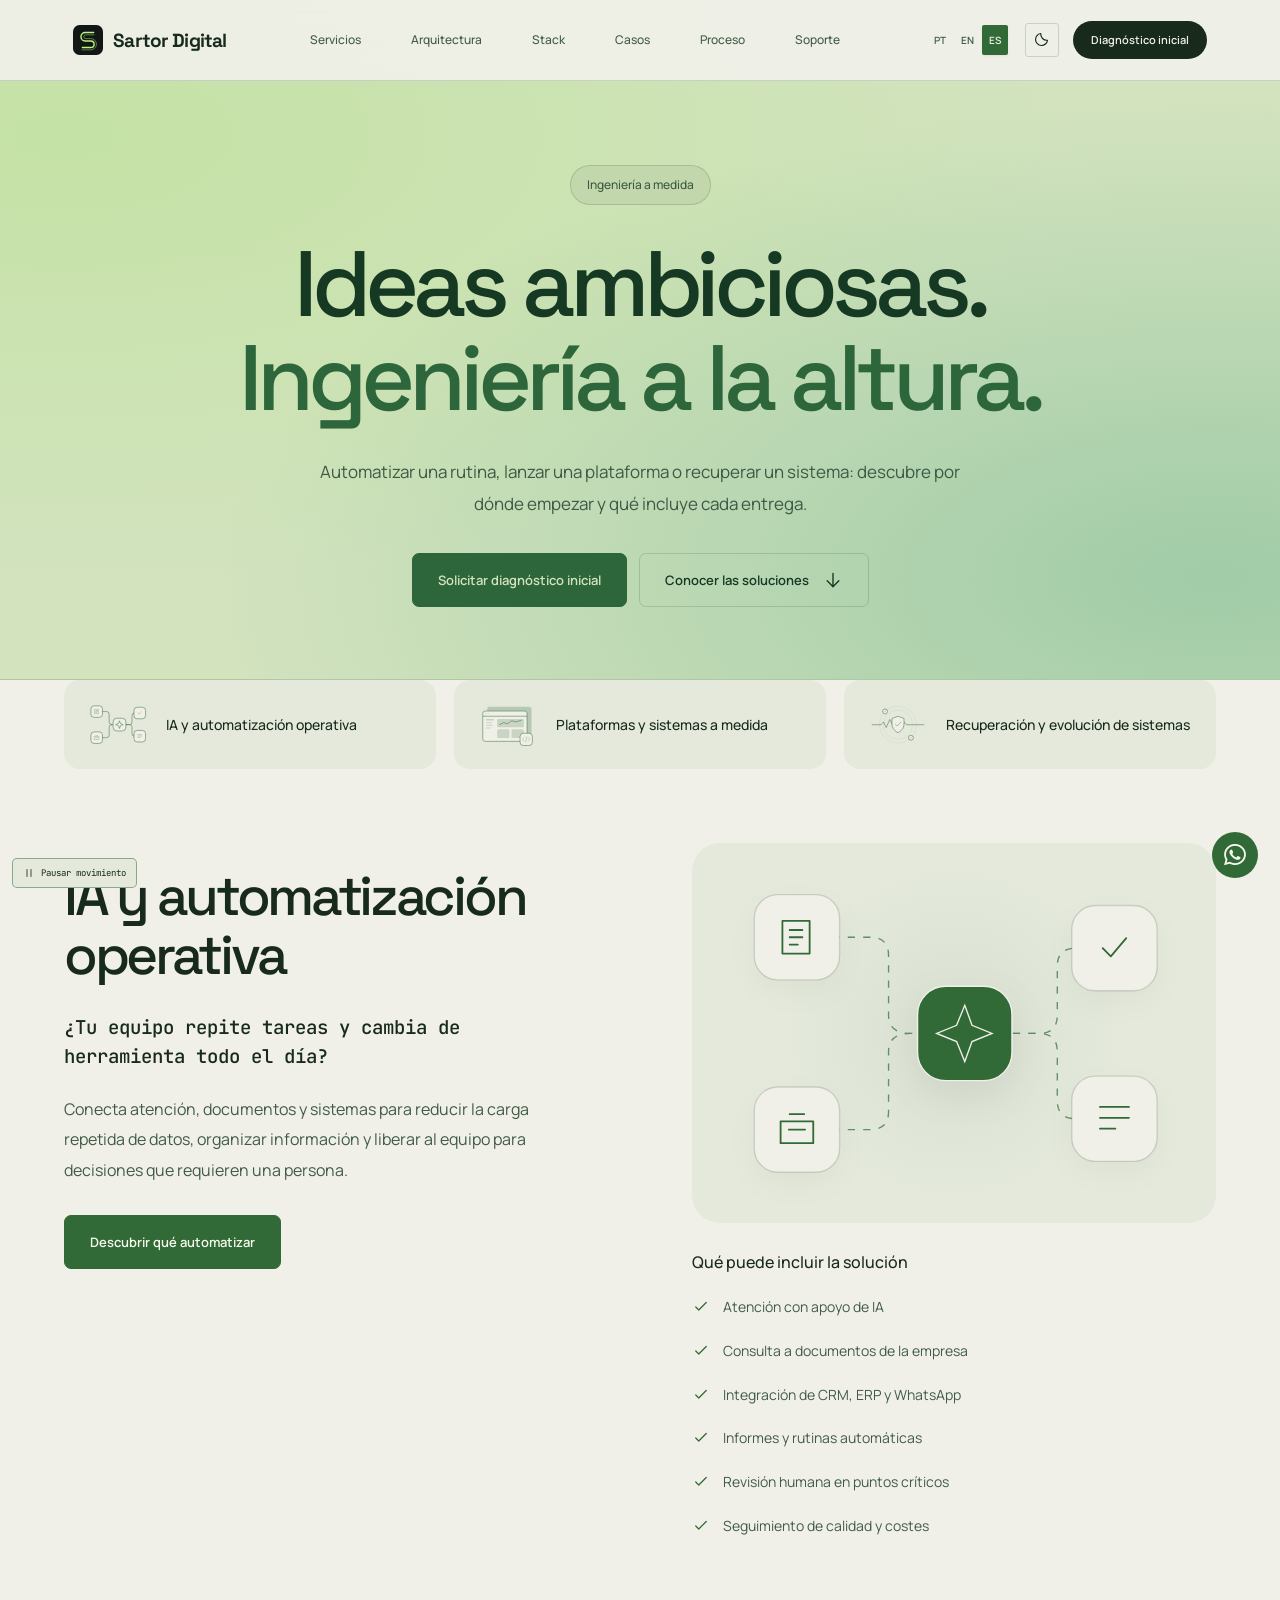
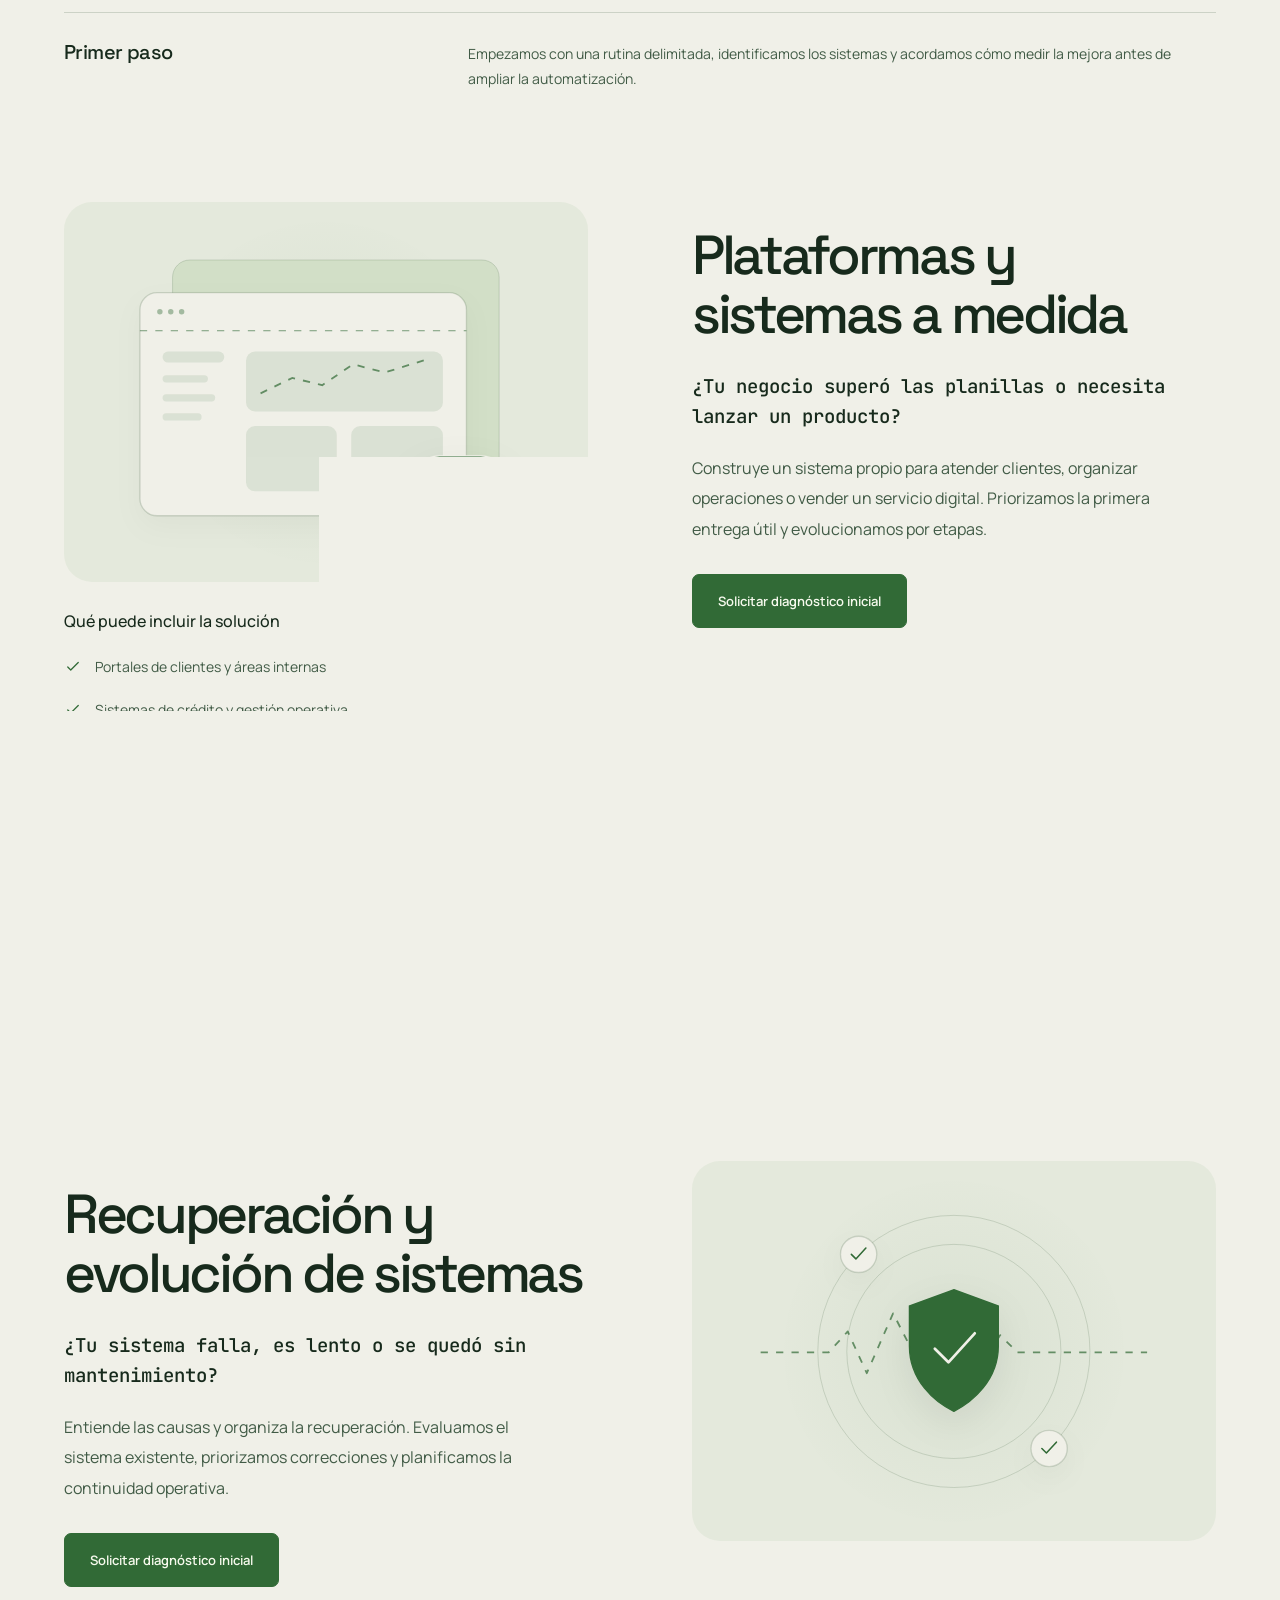
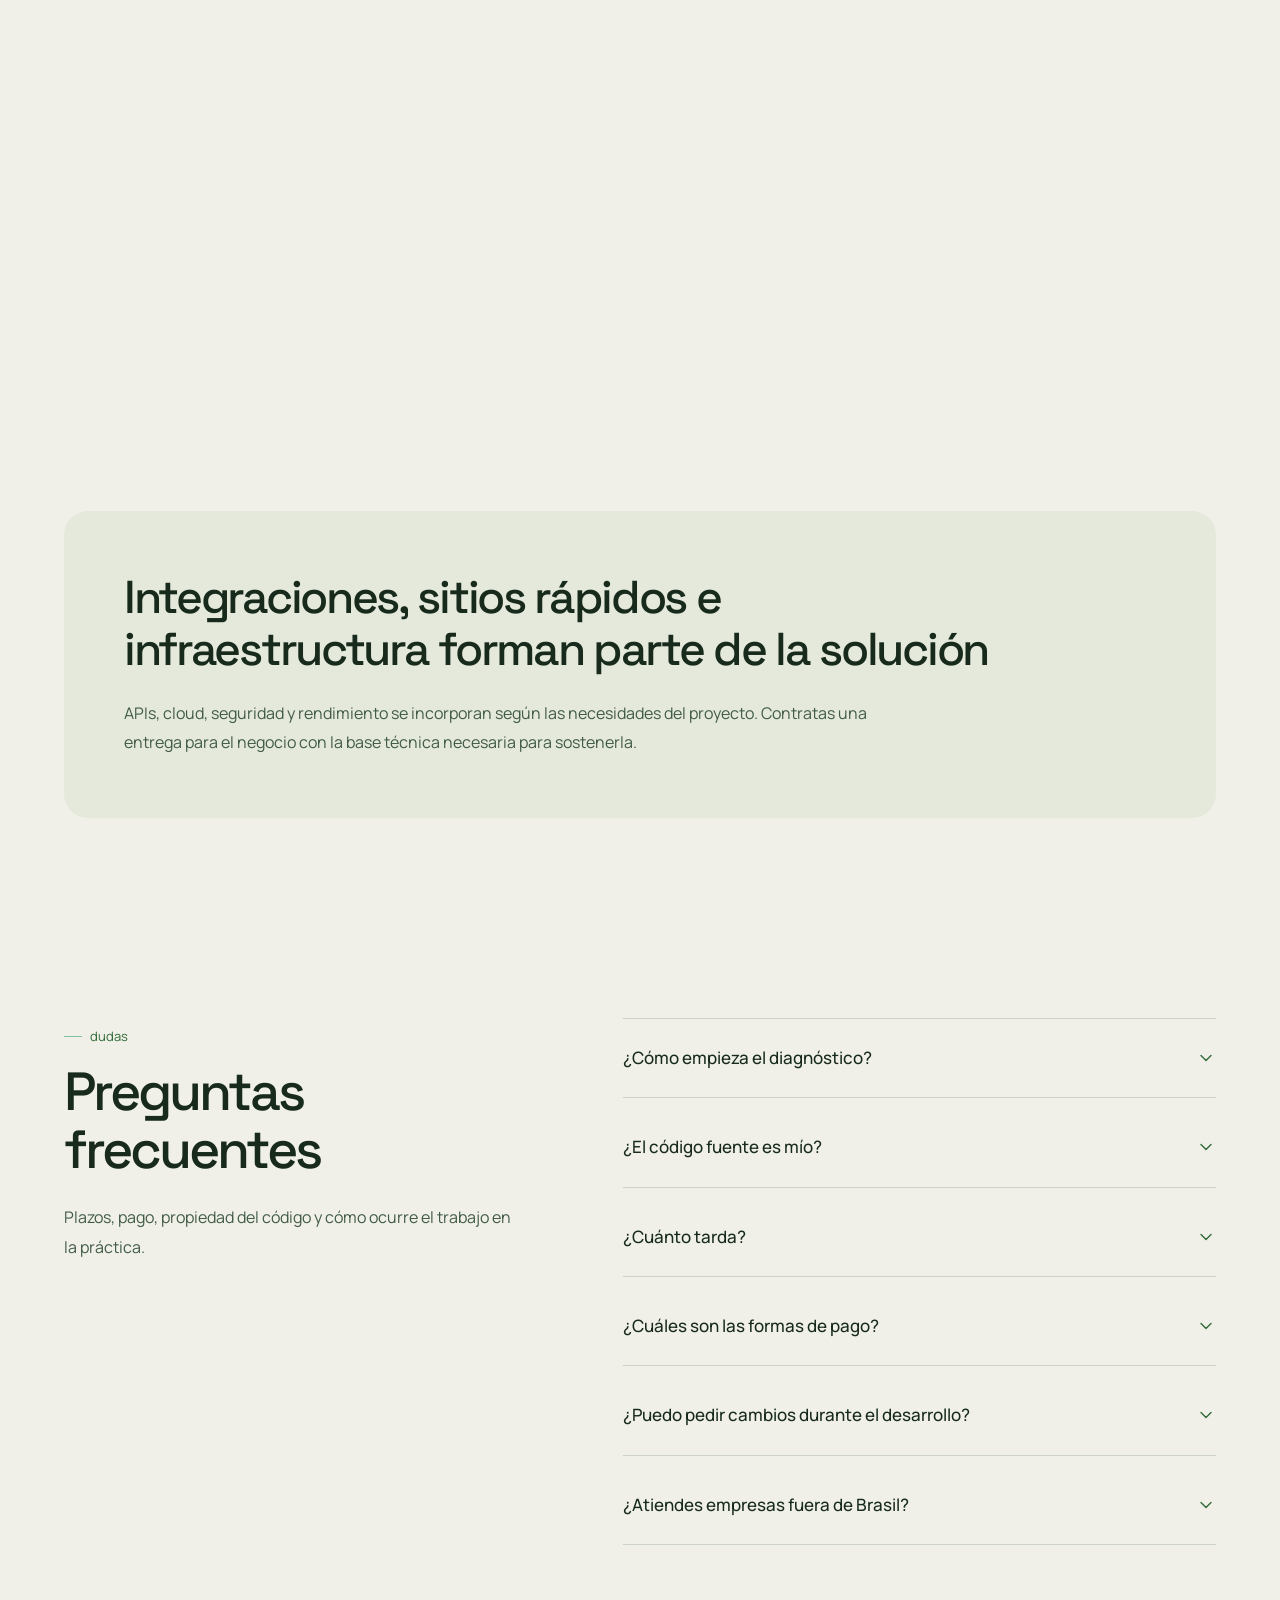
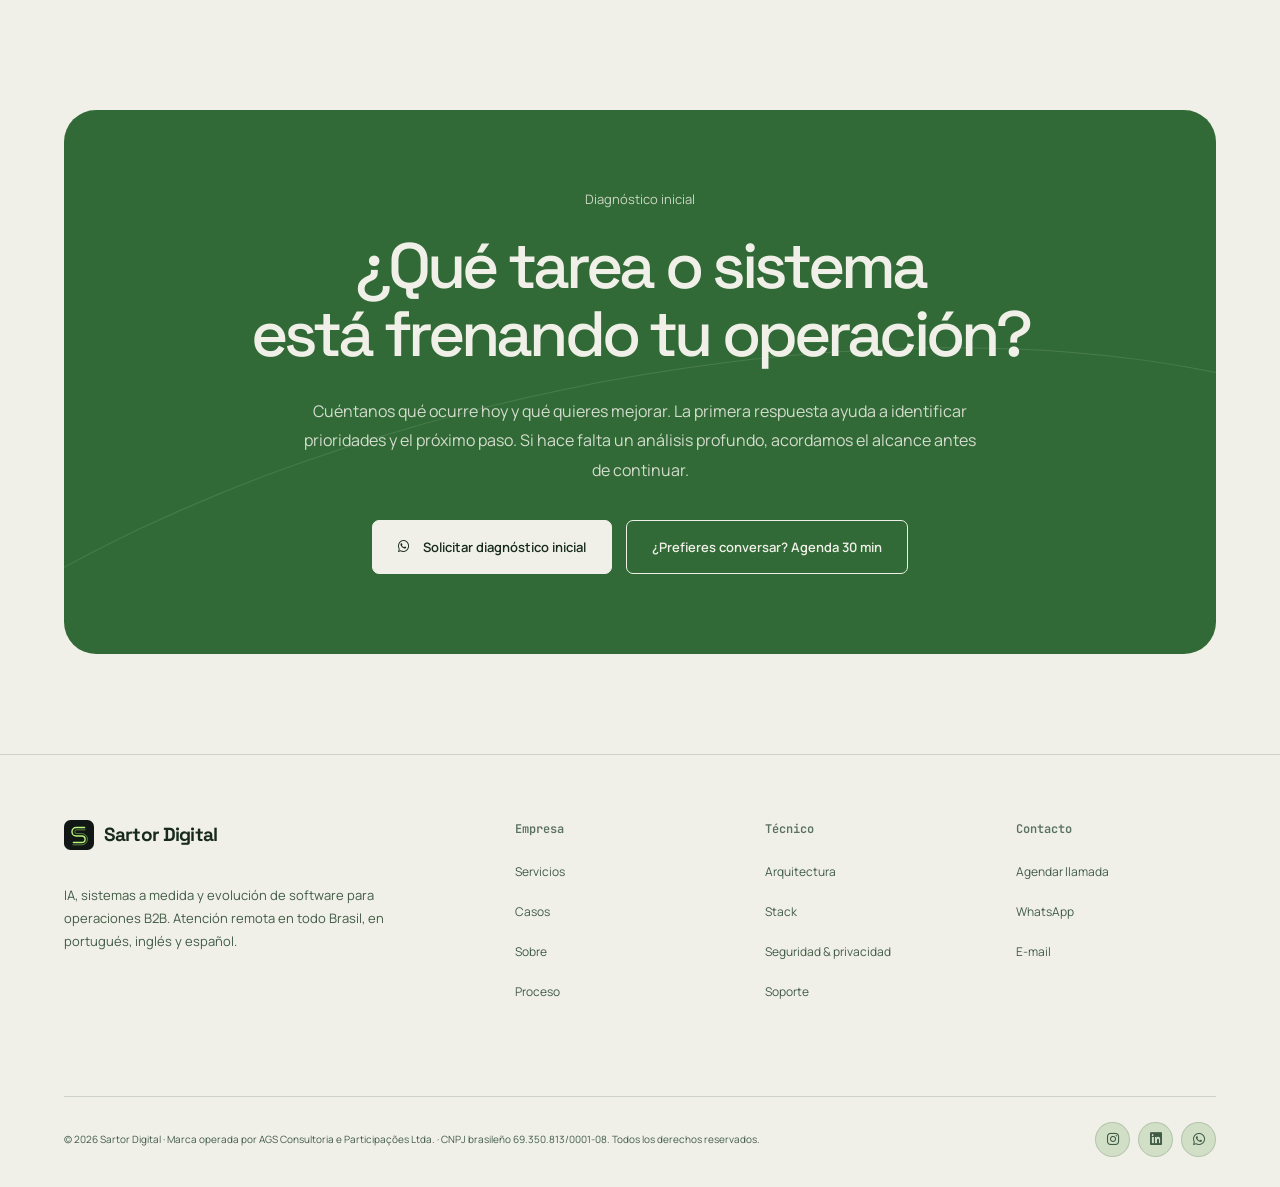
<file: es/servicios.html>
<!DOCTYPE html>

<html data-theme="light" lang="es">
<head>
<meta charset="utf-8"/>
<meta content="width=device-width, initial-scale=1.0" name="viewport"/>
<title>Tres caminos para impulsar tu negocio — Sartor Digital</title>
<meta content="Automatiza tareas, conecta sistemas y lanza tu producto. IA, plataformas a medida y recuperación de sistemas. Atención remota en todo Brasil." name="description"/>
<meta content="#F7F8FA" name="theme-color"/>
<link href="https://sartordigital.online/es/servicios.html" rel="canonical"/>
<link href="https://sartordigital.online/servicos.html" hreflang="pt-br" rel="alternate"/>
<link href="https://sartordigital.online/en/services.html" hreflang="en-us" rel="alternate"/>
<link href="https://sartordigital.online/es/servicios.html" hreflang="es-es" rel="alternate"/>
<meta content="Sartor Digital — Tres caminos para impulsar tu negocio" property="og:title"/>
<meta content="Automatiza tareas, conecta sistemas y lanza tu producto. IA, plataformas a medida y recuperación de sistemas. Atención remota en todo Brasil." property="og:description"/>
<meta content="website" property="og:type"/>
<meta content="https://sartordigital.online/es/servicios.html" property="og:url"/>
<meta content="https://sartordigital.online/es/og-image.png" property="og:image"/>
<link href="../assets/signature-mark.svg" rel="icon" type="image/svg+xml"/>
<link href="https://fonts.googleapis.com" rel="preconnect"/>
<link crossorigin="" href="https://fonts.gstatic.com" rel="preconnect"/>
<link href="https://fonts.googleapis.com/css2?family=Space+Grotesk:wght@400;500;600;700&amp;family=Inter:wght@300;400;500;600;700&amp;family=JetBrains+Mono:wght@400;500&amp;display=swap" rel="stylesheet"/>
<link href="https://cdnjs.cloudflare.com/ajax/libs/font-awesome/6.4.0/css/all.min.css" rel="stylesheet"/>
<script type="application/ld+json">
{
  "@context": "https://schema.org",
  "@graph": [
    {
      "@type": "BreadcrumbList",
      "itemListElement": [
        {
          "@type": "ListItem",
          "position": 1,
          "name": "Inicio",
          "item": "https://sartordigital.online/"
        },
        {
          "@type": "ListItem",
          "position": 2,
          "name": "Servicios",
          "item": "https://sartordigital.online/servicos.html"
        }
      ]
    },
    {
      "@type": "Service",
      "name": "Tres caminos para impulsar tu negocio",
      "provider": {
        "@type": "Organization",
        "name": "Sartor Digital",
        "legalName": "AGS Consultoria e Participações Ltda.",
        "taxID": "69.350.813/0001-08"
      },
      "areaServed": "Worldwide",
      "serviceType": [
        "IA y automatización operativa",
        "Plataformas y sistemas a medida",
        "Recuperación y evolución de sistemas"
      ]
    }
  ]
}
  </script>
<style>
  :root{--bg:#F7F8FA;--bg-2:#FFFFFF;--bg-3:#EFF1F5;--card:rgba(0,0,0,0.02);--card-hover:rgba(0,0,0,0.04);--border:rgba(0,0,0,0.09);--border-hi:rgba(5,150,105,0.35);--green:#059669;--green-dim:rgba(5,150,105,0.08);--accent-line:rgba(5,150,105,0.5);--text:#0A0A14;--text-2:#4B5563;--text-3:#9CA3AF;--shadow-sm:0 1px 2px rgba(0,0,0,0.06);--shadow-md:0 4px 16px rgba(0,0,0,0.07);--shadow-lg:0 16px 48px rgba(0,0,0,0.10);--radius-sm:8px;--radius:14px;--radius-lg:20px;--radius-xl:26px;--font-head:'Space Grotesk',sans-serif;--font-body:'Inter',sans-serif;--font-mono:'JetBrains Mono',monospace;--ease:cubic-bezier(0.4,0,0.2,1)}
  [data-theme="dark"]{--bg:#09090E;--bg-2:#0E0E16;--bg-3:#15151F;--card:rgba(255,255,255,0.022);--card-hover:rgba(255,255,255,0.045);--border:rgba(255,255,255,0.075);--border-hi:rgba(52,211,153,0.28);--green:#34D399;--green-dim:rgba(52,211,153,0.09);--accent-line:rgba(52,211,153,0.45);--text:#F1F5F9;--text-2:#98A2B3;--text-3:#5B6472;--shadow-sm:0 1px 2px rgba(0,0,0,0.4);--shadow-md:0 4px 16px rgba(0,0,0,0.45);--shadow-lg:0 16px 48px rgba(0,0,0,0.55)}
  *,*::before,*::after{margin:0;padding:0;box-sizing:border-box}
  html{scroll-behavior:smooth}
  body{font-family:var(--font-body);background:var(--bg);color:var(--text);overflow-x:hidden;-webkit-font-smoothing:antialiased;transition:background .3s,color .3s;line-height:1.6}
  a{text-decoration:none;color:inherit}img{max-width:100%}
  ::selection{background:var(--green-dim);color:var(--green)}
  .bg-grid{position:fixed;inset:0;z-index:0;pointer-events:none;background-image:linear-gradient(var(--border) 1px,transparent 1px),linear-gradient(90deg,var(--border) 1px,transparent 1px);background-size:64px 64px;opacity:.5;-webkit-mask-image:radial-gradient(ellipse 80% 55% at 50% 0%,#000 20%,transparent 75%);mask-image:radial-gradient(ellipse 80% 55% at 50% 0%,#000 20%,transparent 75%)}
  .bg-halo{position:fixed;top:-320px;left:50%;transform:translateX(-50%);width:900px;height:600px;z-index:0;pointer-events:none;background:radial-gradient(ellipse at center,var(--green-dim),transparent 60%);opacity:.9}
  .wrap{max-width:1120px;margin:0 auto;padding:0 24px;position:relative;z-index:1}
  .scroll-bar{position:fixed;top:0;left:0;right:0;height:2px;z-index:9999}
  .scroll-fill{height:100%;width:0%;background:var(--green);transition:width .1s linear}
  .nav{position:fixed;top:0;left:0;right:0;z-index:200;transition:all .3s var(--ease);padding:0 24px}
  .nav.scrolled{background:rgba(9,9,14,.82);backdrop-filter:blur(20px);-webkit-backdrop-filter:blur(20px);border-bottom:1px solid var(--border)}
  [data-theme="light"] .nav.scrolled{background:rgba(247,248,250,.85)}
  .nav-inner{display:flex;align-items:center;justify-content:space-between;height:66px;max-width:1120px;margin:0 auto}
  .nav-logo{display:flex;align-items:center;gap:10px;font-family:var(--font-head);font-size:1.02rem;font-weight:600;letter-spacing:-.02em;color:var(--text)}
  .logo-mark{width:30px;height:30px;flex-shrink:0}
  .nav-links{display:flex;align-items:center;gap:1px}
  .nav-links a{font-size:.86rem;font-weight:500;color:var(--text-2);padding:7px 13px;border-radius:var(--radius-sm);transition:all .2s}
  .nav-links a:hover{color:var(--text);background:var(--card-hover)}
  .nav-links a.active{color:var(--green)}
  .nav-actions{display:flex;align-items:center;gap:8px}
  .lang-pill{display:flex;align-items:center;gap:1px;background:var(--bg-3);border:1px solid var(--border);border-radius:100px;padding:3px}
  .lang-btn{background:none;border:none;cursor:pointer;font-family:var(--font-body);font-size:.7rem;font-weight:700;color:var(--text-3);padding:4px 9px;border-radius:100px;transition:all .2s}
  .lang-btn.active{background:var(--bg-2);color:var(--text);box-shadow:var(--shadow-sm)}
  .lang-btn:hover:not(.active){color:var(--text-2)}
  .theme-toggle{background:var(--bg-2);border:1px solid var(--border);border-radius:var(--radius-sm);width:34px;height:34px;cursor:pointer;color:var(--text-2);transition:all .2s;display:flex;align-items:center;justify-content:center;font-size:.82rem}
  .theme-toggle:hover{border-color:var(--border-hi);color:var(--green)}
  .nav-cta{display:inline-flex;align-items:center;gap:8px;background:var(--green);color:#04120C;padding:9px 18px;border-radius:var(--radius-sm);font-weight:600;font-size:.8rem;transition:all .2s;font-family:var(--font-body)}
  .nav-cta:hover{transform:translateY(-1px);filter:brightness(1.06)}
  .mob-toggle{display:none;background:var(--bg-2);border:1px solid var(--border);width:36px;height:36px;border-radius:var(--radius-sm);cursor:pointer;color:var(--text);font-size:.9rem;align-items:center;justify-content:center}
  .nav-open .nav-links{display:flex;flex-direction:column;position:absolute;top:66px;left:0;right:0;background:var(--bg-2);border-bottom:1px solid var(--border);padding:8px 24px;z-index:100;box-shadow:var(--shadow-md)}
  .nav-open .nav-links a{padding:12px 8px;border-bottom:1px solid var(--border);font-size:.95rem}
  .nav-open .nav-links a:last-child{border-bottom:none}
  .btn-primary{display:inline-flex;align-items:center;gap:9px;background:var(--green);color:#04120C;font-weight:600;font-size:.92rem;padding:13px 26px;border-radius:var(--radius);cursor:pointer;border:none;transition:all .2s;font-family:var(--font-body)}
  .btn-primary:hover{transform:translateY(-2px);filter:brightness(1.06)}
  .btn-ghost{display:inline-flex;align-items:center;gap:9px;background:var(--bg-2);color:var(--text);font-weight:500;font-size:.9rem;padding:12px 24px;border-radius:var(--radius);cursor:pointer;border:1px solid var(--border);transition:all .2s;font-family:var(--font-body)}
  .btn-ghost:hover{border-color:var(--border-hi);color:var(--green);transform:translateY(-1px)}
  .section{padding:88px 0;position:relative;z-index:1}
  .sec-divider{border:none;border-top:1px solid var(--border);margin:0}
  .section-tag{display:inline-flex;align-items:center;gap:8px;font-family:var(--font-mono);font-size:.72rem;font-weight:500;color:var(--green);margin-bottom:16px;letter-spacing:.02em}
  .section-tag::before{content:'';width:18px;height:1px;background:var(--accent-line)}
  .section-head.center .section-tag{justify-content:center}
  .section-title{font-family:var(--font-head);font-size:clamp(1.7rem,3.4vw,2.5rem);font-weight:600;letter-spacing:-.04em;line-height:1.1;color:var(--text);margin-bottom:14px}
  .section-sub{font-size:1rem;color:var(--text-2);line-height:1.7;max-width:600px}
  .section-head{margin-bottom:48px}.section-head.center{text-align:center}.section-head.center .section-sub{margin:0 auto}
  .g-card{background:var(--bg-2);border:1px solid var(--border);border-radius:var(--radius-lg);transition:all .28s var(--ease);position:relative;overflow:hidden}
  [data-theme="dark"] .g-card{background:var(--card)}
  .g-card:hover{border-color:var(--border-hi);box-shadow:var(--shadow-md);transform:translateY(-2px)}
  .page-hero{padding:150px 0 70px;text-align:center;position:relative;z-index:1}
  .eyebrow{display:inline-flex;align-items:center;gap:9px;background:var(--green-dim);border:1px solid var(--border-hi);border-radius:100px;padding:6px 14px;font-family:var(--font-mono);font-size:.72rem;font-weight:500;color:var(--green);letter-spacing:.02em;margin-bottom:22px}
  .page-hero h1{font-family:var(--font-head);font-size:clamp(2.2rem,5vw,3.6rem);font-weight:600;letter-spacing:-.045em;line-height:1.06;color:var(--text);margin-bottom:18px}
  .page-hero h1 em{font-style:normal;color:var(--green)}
  .page-hero p{font-size:1.08rem;color:var(--text-2);max-width:600px;margin:0 auto 32px;line-height:1.65}
  .hero-btns{display:flex;gap:12px;justify-content:center;flex-wrap:wrap}
  .svc-detail-grid{display:flex;flex-direction:column;gap:16px}
  .svc-detail-card{padding:38px}
  .svc-detail-header{display:flex;align-items:flex-start;gap:18px;margin-bottom:20px}
  .svc-detail-icon{width:52px;height:52px;border-radius:13px;display:flex;align-items:center;justify-content:center;font-size:1.2rem;flex-shrink:0;background:var(--green-dim);color:var(--green);border:1px solid var(--border-hi)}
  .svc-detail-title{font-family:var(--font-head);font-size:1.3rem;font-weight:600;color:var(--text);margin-bottom:4px;letter-spacing:-.02em}
  .svc-detail-sub{font-size:.82rem;color:var(--text-3);font-family:var(--font-mono)}
  .svc-detail-desc{font-size:.95rem;color:var(--text-2);line-height:1.7;margin-bottom:22px}
  .svc-features-grid{display:grid;grid-template-columns:1fr 1fr;gap:9px;margin-bottom:24px}
  .svc-feature{display:flex;align-items:flex-start;gap:10px;padding:10px 14px;background:var(--bg-3);border:1px solid var(--border);border-radius:var(--radius-sm);font-size:.84rem;color:var(--text-2)}
  .svc-feature i{color:var(--green);margin-top:3px;flex-shrink:0;font-size:.78rem}
  .svc-detail-footer{display:flex;align-items:center;justify-content:space-between;flex-wrap:wrap;gap:16px;padding-top:22px;border-top:1px solid var(--border)}
  .svc-meta{display:flex;gap:28px}
  .svc-meta-item{font-size:.78rem;color:var(--text-3);font-family:var(--font-mono)}
  .svc-meta-item strong{display:block;color:var(--green);font-size:.84rem;font-weight:600;margin-bottom:2px}
  .faq-list{max-width:780px;margin:0 auto;display:grid;gap:10px}
  .faq-item{border:1px solid var(--border);border-radius:var(--radius);background:var(--bg-2);overflow:hidden}
  [data-theme="dark"] .faq-item{background:var(--card)}
  .faq-question{display:flex;align-items:center;justify-content:space-between;width:100%;padding:18px 22px;background:none;border:none;cursor:pointer;font-family:var(--font-head);font-size:.96rem;font-weight:600;color:var(--text);text-align:left;transition:color .2s;gap:16px}
  .faq-chevron{font-size:.8rem;color:var(--green);transition:transform .25s;flex-shrink:0}
  .faq-item.open .faq-chevron{transform:rotate(180deg)}
  .faq-answer{max-height:0;overflow:hidden;transition:max-height .3s var(--ease)}
  .faq-answer-inner{padding:0 22px 20px;font-size:.9rem;color:var(--text-2);line-height:1.7}
  .cta-card{border:1px solid var(--border-hi);border-radius:var(--radius-xl);padding:64px 48px;text-align:center;position:relative;overflow:hidden;background:var(--bg-2)}
  [data-theme="dark"] .cta-card{background:var(--card)}
  .cta-card::before{content:'';position:absolute;top:-160px;left:50%;transform:translateX(-50%);width:700px;height:340px;background:radial-gradient(ellipse,var(--green-dim),transparent 70%);pointer-events:none}
  .cta-card h2{font-family:var(--font-head);font-size:clamp(1.7rem,3.4vw,2.4rem);font-weight:600;letter-spacing:-.03em;margin-bottom:14px;position:relative;z-index:1;color:var(--text);line-height:1.1}
  .cta-card p{font-size:1rem;color:var(--text-2);margin-bottom:30px;line-height:1.65;position:relative;z-index:1;max-width:520px;margin-left:auto;margin-right:auto}
  .cta-btns{display:flex;gap:12px;justify-content:center;flex-wrap:wrap;position:relative;z-index:1}
  .footer{border-top:1px solid var(--border);padding:56px 0 32px;background:var(--bg-2)}
  .footer-top{display:grid;grid-template-columns:1.4fr 1fr 1fr 1fr;gap:40px;margin-bottom:44px}
  .footer-brand .nav-logo{margin-bottom:14px}
  .footer-brand p{font-size:.84rem;color:var(--text-2);line-height:1.6;max-width:280px}
  .footer-col h5{font-family:var(--font-mono);font-size:.7rem;color:var(--text-3);letter-spacing:.08em;text-transform:uppercase;margin-bottom:14px}
  .footer-col a{display:block;font-size:.84rem;color:var(--text-2);padding:5px 0;transition:color .2s}
  .footer-col a:hover{color:var(--green)}
  .footer-bottom{display:flex;align-items:center;justify-content:space-between;flex-wrap:wrap;gap:16px;padding-top:24px;border-top:1px solid var(--border)}
  .footer-copy{font-size:.76rem;color:var(--text-3)}
  .footer-socials{display:flex;gap:9px}
  .f-social{width:34px;height:34px;border-radius:var(--radius-sm);background:var(--bg-3);border:1px solid var(--border);display:flex;align-items:center;justify-content:center;color:var(--text-2);transition:all .2s;font-size:.85rem}
  .f-social:hover{border-color:var(--border-hi);color:var(--green)}
  .wa-float{position:fixed;bottom:24px;right:24px;z-index:100;width:52px;height:52px;border-radius:50%;background:#25D366;color:#fff;display:flex;align-items:center;justify-content:center;font-size:1.4rem;box-shadow:0 6px 20px rgba(37,211,102,.35);cursor:pointer;transition:all .2s}
  .wa-float:hover{transform:scale(1.06)}
  .fade-in{opacity:0;transform:translateY(20px);transition:opacity .6s var(--ease),transform .6s var(--ease)}
  .fade-in.visible{opacity:1;transform:translateY(0)}
  @media(prefers-reduced-motion:reduce){*{animation:none!important;transition:none!important}.fade-in{opacity:1;transform:none}}
  @media(max-width:1024px){.svc-features-grid{grid-template-columns:1fr}.footer-top{grid-template-columns:1fr 1fr}}
  @media(max-width:768px){.nav-links{display:none}.mob-toggle{display:flex}.nav-cta{display:none}.svc-detail-card{padding:26px}.svc-detail-header{flex-direction:column;gap:12px}.svc-detail-footer{flex-direction:column;align-items:flex-start}.footer-top{grid-template-columns:1fr}.cta-card{padding:44px 22px}.page-hero{padding:120px 0 56px}}
  @media(max-width:480px){.page-hero h1{font-size:2rem}}
  </style>
<link href="../assets/studio.css?v=3" rel="stylesheet"/><link href="../assets/themes.css?v=3" rel="stylesheet"/>
<link href="../assets/icons.css?v=20261116" rel="stylesheet"/><link href="../assets/experience.css?v=20261116-6" rel="stylesheet"/><link href="../assets/experience-interior.css?v=20261116-9" rel="stylesheet"/></head>
<body class="interior-page services-page experience-interior"><a class="studio-skip" href="#main-content">Saltar al contenido</a>
<div class="bg-grid"></div>
<div class="bg-halo"></div>
<div class="scroll-bar"><div class="scroll-fill" id="scrollFill"></div></div>
<nav class="nav" id="nav">
<div class="nav-inner">
<a class="nav-logo" href="index.html"><img alt="" class="logo-mark" height="34" src="../assets/signature-mark.svg" width="34"/> Sartor Digital</a>
<div class="nav-links">
<a class="active" href="servicios.html">Servicios</a>
<a href="index.html#arquitetura">Arquitectura</a>
<a href="index.html#stack">Stack</a>
<a href="index.html#cases">Casos</a>
<a href="index.html#processo">Proceso</a>
<a href="soporte.html">Soporte</a>
</div>
<div class="nav-actions">
<div class="lang-pill"><a class="lang-btn" href="/servicos.html">PT</a><a class="lang-btn" href="/en/services.html">EN</a><a class="lang-btn active" href="/es/servicios.html">ES</a></div>
<button aria-label="Cambiar tema" class="theme-toggle" id="themeToggle"><i aria-hidden="true" class="fas fa-moon" id="themeIcon"></i><svg aria-hidden="true" class="sd-icon sd-theme-sun" data-icon="sun" fill="none" focusable="false" height="24" stroke="currentColor" stroke-linecap="round" stroke-linejoin="round" stroke-width="1.65" viewbox="0 0 24 24" width="24" xmlns="http://www.w3.org/2000/svg"><circle cx="12" cy="12" r="4"></circle><path d="M12 2v2M12 20v2M2 12h2M20 12h2M4.93 4.93l1.42 1.42M17.65 17.65l1.42 1.42M4.93 19.07l1.42-1.42M17.65 6.35l1.42-1.42"></path></svg><svg aria-hidden="true" class="sd-icon sd-theme-moon" data-icon="moon" fill="none" focusable="false" height="24" stroke="currentColor" stroke-linecap="round" stroke-linejoin="round" stroke-width="1.65" viewbox="0 0 24 24" width="24" xmlns="http://www.w3.org/2000/svg"><path d="M20.5 13A8.5 8.5 0 0 1 11 3.5 8.5 8.5 0 1 0 20.5 13Z"></path></svg></button>
<a class="nav-cta" href="index.html#contato">Diagnóstico inicial</a>
<button aria-label="Menu" class="mob-toggle" id="mobToggle"><svg aria-hidden="true" class="sd-icon" data-icon="menu" fill="none" focusable="false" height="24" stroke="currentColor" stroke-linecap="round" stroke-linejoin="round" stroke-width="1.65" viewbox="0 0 24 24" width="24" xmlns="http://www.w3.org/2000/svg"><path d="M4 6h16M4 12h16M4 18h16"></path></svg></button>
</div>
</div>
</nav>
<main id="main-content" tabindex="-1"><section class="page-hero ei-hero"><div class="wrap interior-hero-wrap"><div class="eyebrow">Ingeniería a medida</div><h1>Ideas ambiciosas.<br/><em>Ingeniería a la altura.</em></h1><p>Automatizar una rutina, lanzar una plataforma o recuperar un sistema: descubre por dónde empezar y qué incluye cada entrega.</p><div class="hero-btns"><a class="btn-primary" href="index.html#contato">Solicitar diagnóstico inicial</a><a class="btn-ghost" href="#lista">Conocer las soluciones <svg aria-hidden="true" class="sd-icon" data-icon="arrow-down" fill="none" focusable="false" height="24" stroke="currentColor" stroke-linecap="round" stroke-linejoin="round" stroke-width="1.65" viewbox="0 0 24 24" width="24" xmlns="http://www.w3.org/2000/svg"><path d="M12 4v16M5 13l7 7 7-7"></path></svg></a></div></div></section><nav aria-label="Explora las soluciones" class="solution-index-nav ei-service-nav"><a href="#automacao"><span aria-hidden="true" class="ei-nav-art"><svg fill="none" viewbox="0 0 520 400" xmlns="http://www.w3.org/2000/svg"><g class="ei-flow" stroke="currentColor" stroke-width="1.5"><path d="M92 94H168Q188 94 188 114V180Q188 200 212 200H252"></path><path d="M92 306H168Q188 306 188 286V220Q188 200 212 200"></path><path d="M308 200H354Q374 200 374 180V126Q374 106 394 106H438"></path><path d="M308 200H354Q374 200 374 220V274Q374 294 394 294H438"></path></g><g class="ei-node"><rect height="94" rx="26" width="94" x="40" y="47"></rect><rect height="94" rx="26" width="94" x="40" y="259"></rect><rect height="94" rx="26" width="94" x="390" y="59"></rect><rect height="94" rx="26" width="94" x="390" y="247"></rect></g><g stroke="currentColor" stroke-linecap="round" stroke-linejoin="round" stroke-width="2"><path d="M71 76H101V112H71zM79 86H93M79 94H93M79 102H88"></path><path d="M69 297H105V321H69zM79 289H95M78 306H96"></path><path d="m424 106 9 9 17-20"></path><path d="M421 281H453M421 293H453M421 305H438"></path></g><g class="ei-core"><rect height="104" rx="31" width="104" x="220" y="148"></rect><path d="m272 169 8 22 22 9-22 9-8 22-9-22-22-9 22-9 9-22Z"></path></g></svg></span>IA y automatización operativa</a><a href="#plataformas"><span aria-hidden="true" class="ei-nav-art"><svg fill="none" viewbox="0 0 520 400" xmlns="http://www.w3.org/2000/svg"><g class="ei-platform-back"><rect height="246" rx="19" width="360" x="91" y="54"></rect></g><g class="ei-node"><rect height="246" rx="19" width="360" x="55" y="90"></rect></g><path class="ei-flow" d="M55 132H415" stroke="currentColor"></path><g fill="currentColor" opacity=".4"><circle cx="77" cy="111" r="3"></circle><circle cx="89" cy="111" r="3"></circle><circle cx="101" cy="111" r="3"></circle></g><g class="ei-skeleton"><rect height="12" rx="6" width="68" x="80" y="155"></rect><rect height="8" rx="4" width="50" x="80" y="181"></rect><rect height="8" rx="4" width="58" x="80" y="202"></rect><rect height="8" rx="4" width="43" x="80" y="223"></rect><rect height="66" rx="10" width="217" x="172" y="155"></rect><rect height="72" rx="10" width="100" x="172" y="237"></rect><rect height="72" rx="10" width="101" x="288" y="237"></rect></g><path class="ei-flow" d="m188 201 35-17 33 8 34-23 35 9 45-14" stroke="currentColor" stroke-width="2"></path><g class="ei-core"><rect height="100" rx="27" width="100" x="358" y="270"></rect><path d="m391 306-12 14 12 14M425 306l12 14-12 14M413 300l-9 40" fill="none" stroke="currentColor" stroke-linecap="round" stroke-linejoin="round" stroke-width="2"></path></g></svg></span>Plataformas y sistemas a medida</a><a href="#evolucao"><span aria-hidden="true" class="ei-nav-art"><svg fill="none" viewbox="0 0 520 400" xmlns="http://www.w3.org/2000/svg"><circle class="ei-ring" cx="260" cy="200" r="150"></circle><circle class="ei-ring" cx="260" cy="200" r="118"></circle><path class="ei-flow" d="M47 201H122L143 178L164 224L193 158L215 201H248L268 169L287 221L311 182L330 201H473" stroke="currentColor" stroke-linejoin="round" stroke-width="2"></path><g class="ei-core"><path d="M260 132 309 150V194C309 232 280 256 260 266 239 256 211 232 211 194V150L260 132Z"></path><path d="m239 197 15 15 29-32" fill="none" stroke="currentColor" stroke-linecap="round" stroke-linejoin="round" stroke-width="3"></path></g><g class="ei-node"><circle cx="155" cy="93" r="20"></circle><circle cx="365" cy="307" r="20"></circle></g><path d="m147 93 5 5 11-12M357 307l5 5 11-12" stroke="currentColor" stroke-linecap="round" stroke-linejoin="round" stroke-width="1.7"></path></svg></span>Recuperación y evolución de sistemas</a></nav>

<section class="section" id="lista"><div class="wrap"><div class="ei-solutions">
<article class="ei-solution fade-in" id="automacao"><div class="ei-solution-copy"><h2 class="svc-detail-title">IA y automatización operativa</h2><div class="svc-detail-sub">¿Tu equipo repite tareas y cambia de herramienta todo el día?</div><p class="svc-detail-desc">Conecta atención, documentos y sistemas para reducir la carga repetida de datos, organizar información y liberar al equipo para decisiones que requieren una persona.</p><div class="svc-detail-footer"><a class="btn-primary" href="index.html#contato">Descubrir qué automatizar</a></div></div><div class="ei-solution-details"><div aria-hidden="true" class="ei-solution-art"><svg fill="none" viewbox="0 0 520 400" xmlns="http://www.w3.org/2000/svg"><g class="ei-flow" stroke="currentColor" stroke-width="1.5"><path d="M92 94H168Q188 94 188 114V180Q188 200 212 200H252"></path><path d="M92 306H168Q188 306 188 286V220Q188 200 212 200"></path><path d="M308 200H354Q374 200 374 180V126Q374 106 394 106H438"></path><path d="M308 200H354Q374 200 374 220V274Q374 294 394 294H438"></path></g><g class="ei-node"><rect height="94" rx="26" width="94" x="40" y="47"></rect><rect height="94" rx="26" width="94" x="40" y="259"></rect><rect height="94" rx="26" width="94" x="390" y="59"></rect><rect height="94" rx="26" width="94" x="390" y="247"></rect></g><g stroke="currentColor" stroke-linecap="round" stroke-linejoin="round" stroke-width="2"><path d="M71 76H101V112H71zM79 86H93M79 94H93M79 102H88"></path><path d="M69 297H105V321H69zM79 289H95M78 306H96"></path><path d="m424 106 9 9 17-20"></path><path d="M421 281H453M421 293H453M421 305H438"></path></g><g class="ei-core"><rect height="104" rx="31" width="104" x="220" y="148"></rect><path d="m272 169 8 22 22 9-22 9-8 22-9-22-22-9 22-9 9-22Z"></path></g></svg></div><h3 class="offer-includes">Qué puede incluir la solución</h3><div class="svc-features-grid"><div class="svc-feature"><svg aria-hidden="true" class="sd-icon" data-icon="check" fill="none" focusable="false" height="24" stroke="currentColor" stroke-linecap="round" stroke-linejoin="round" stroke-width="1.65" viewbox="0 0 24 24" width="24" xmlns="http://www.w3.org/2000/svg"><path d="m5 12 4 4L19 6"></path></svg>Atención con apoyo de IA</div><div class="svc-feature"><svg aria-hidden="true" class="sd-icon" data-icon="check" fill="none" focusable="false" height="24" stroke="currentColor" stroke-linecap="round" stroke-linejoin="round" stroke-width="1.65" viewbox="0 0 24 24" width="24" xmlns="http://www.w3.org/2000/svg"><path d="m5 12 4 4L19 6"></path></svg>Consulta a documentos de la empresa</div><div class="svc-feature"><svg aria-hidden="true" class="sd-icon" data-icon="check" fill="none" focusable="false" height="24" stroke="currentColor" stroke-linecap="round" stroke-linejoin="round" stroke-width="1.65" viewbox="0 0 24 24" width="24" xmlns="http://www.w3.org/2000/svg"><path d="m5 12 4 4L19 6"></path></svg>Integración de CRM, ERP y WhatsApp</div><div class="svc-feature"><svg aria-hidden="true" class="sd-icon" data-icon="check" fill="none" focusable="false" height="24" stroke="currentColor" stroke-linecap="round" stroke-linejoin="round" stroke-width="1.65" viewbox="0 0 24 24" width="24" xmlns="http://www.w3.org/2000/svg"><path d="m5 12 4 4L19 6"></path></svg>Informes y rutinas automáticas</div><div class="svc-feature"><svg aria-hidden="true" class="sd-icon" data-icon="check" fill="none" focusable="false" height="24" stroke="currentColor" stroke-linecap="round" stroke-linejoin="round" stroke-width="1.65" viewbox="0 0 24 24" width="24" xmlns="http://www.w3.org/2000/svg"><path d="m5 12 4 4L19 6"></path></svg>Revisión humana en puntos críticos</div><div class="svc-feature"><svg aria-hidden="true" class="sd-icon" data-icon="check" fill="none" focusable="false" height="24" stroke="currentColor" stroke-linecap="round" stroke-linejoin="round" stroke-width="1.65" viewbox="0 0 24 24" width="24" xmlns="http://www.w3.org/2000/svg"><path d="m5 12 4 4L19 6"></path></svg>Seguimiento de calidad y costes</div></div></div><div class="offer-start"><h3>Primer paso</h3><p>Empezamos con una rutina delimitada, identificamos los sistemas y acordamos cómo medir la mejora antes de ampliar la automatización.</p></div></article>
<article class="ei-solution fade-in" id="plataformas"><div class="ei-solution-copy"><h2 class="svc-detail-title">Plataformas y sistemas a medida</h2><div class="svc-detail-sub">¿Tu negocio superó las planillas o necesita lanzar un producto?</div><p class="svc-detail-desc">Construye un sistema propio para atender clientes, organizar operaciones o vender un servicio digital. Priorizamos la primera entrega útil y evolucionamos por etapas.</p><div class="svc-detail-footer"><a class="btn-primary" href="index.html#contato">Solicitar diagnóstico inicial</a></div></div><div class="ei-solution-details"><div aria-hidden="true" class="ei-solution-art"><svg fill="none" viewbox="0 0 520 400" xmlns="http://www.w3.org/2000/svg"><g class="ei-platform-back"><rect height="246" rx="19" width="360" x="91" y="54"></rect></g><g class="ei-node"><rect height="246" rx="19" width="360" x="55" y="90"></rect></g><path class="ei-flow" d="M55 132H415" stroke="currentColor"></path><g fill="currentColor" opacity=".4"><circle cx="77" cy="111" r="3"></circle><circle cx="89" cy="111" r="3"></circle><circle cx="101" cy="111" r="3"></circle></g><g class="ei-skeleton"><rect height="12" rx="6" width="68" x="80" y="155"></rect><rect height="8" rx="4" width="50" x="80" y="181"></rect><rect height="8" rx="4" width="58" x="80" y="202"></rect><rect height="8" rx="4" width="43" x="80" y="223"></rect><rect height="66" rx="10" width="217" x="172" y="155"></rect><rect height="72" rx="10" width="100" x="172" y="237"></rect><rect height="72" rx="10" width="101" x="288" y="237"></rect></g><path class="ei-flow" d="m188 201 35-17 33 8 34-23 35 9 45-14" stroke="currentColor" stroke-width="2"></path><g class="ei-core"><rect height="100" rx="27" width="100" x="358" y="270"></rect><path d="m391 306-12 14 12 14M425 306l12 14-12 14M413 300l-9 40" fill="none" stroke="currentColor" stroke-linecap="round" stroke-linejoin="round" stroke-width="2"></path></g></svg></div><h3 class="offer-includes">Qué puede incluir la solución</h3><div class="svc-features-grid"><div class="svc-feature"><svg aria-hidden="true" class="sd-icon" data-icon="check" fill="none" focusable="false" height="24" stroke="currentColor" stroke-linecap="round" stroke-linejoin="round" stroke-width="1.65" viewbox="0 0 24 24" width="24" xmlns="http://www.w3.org/2000/svg"><path d="m5 12 4 4L19 6"></path></svg>Portales de clientes y áreas internas</div><div class="svc-feature"><svg aria-hidden="true" class="sd-icon" data-icon="check" fill="none" focusable="false" height="24" stroke="currentColor" stroke-linecap="round" stroke-linejoin="round" stroke-width="1.65" viewbox="0 0 24 24" width="24" xmlns="http://www.w3.org/2000/svg"><path d="m5 12 4 4L19 6"></path></svg>Sistemas de crédito y gestión operativa</div><div class="svc-feature"><svg aria-hidden="true" class="sd-icon" data-icon="check" fill="none" focusable="false" height="24" stroke="currentColor" stroke-linecap="round" stroke-linejoin="round" stroke-width="1.65" viewbox="0 0 24 24" width="24" xmlns="http://www.w3.org/2000/svg"><path d="m5 12 4 4L19 6"></path></svg>Productos por suscripción y SaaS</div><div class="svc-feature"><svg aria-hidden="true" class="sd-icon" data-icon="check" fill="none" focusable="false" height="24" stroke="currentColor" stroke-linecap="round" stroke-linejoin="round" stroke-width="1.65" viewbox="0 0 24 24" width="24" xmlns="http://www.w3.org/2000/svg"><path d="m5 12 4 4L19 6"></path></svg>Pagos e integraciones de negocio</div><div class="svc-feature"><svg aria-hidden="true" class="sd-icon" data-icon="check" fill="none" focusable="false" height="24" stroke="currentColor" stroke-linecap="round" stroke-linejoin="round" stroke-width="1.65" viewbox="0 0 24 24" width="24" xmlns="http://www.w3.org/2000/svg"><path d="m5 12 4 4L19 6"></path></svg>Perfiles de acceso y protección de datos</div><div class="svc-feature"><svg aria-hidden="true" class="sd-icon" data-icon="check" fill="none" focusable="false" height="24" stroke="currentColor" stroke-linecap="round" stroke-linejoin="round" stroke-width="1.65" viewbox="0 0 24 24" width="24" xmlns="http://www.w3.org/2000/svg"><path d="m5 12 4 4L19 6"></path></svg>Entrega de código fuente y documentación</div></div></div><div class="offer-start"><h3>Primer paso</h3><p>Definimos quién lo usará, qué flujo debe funcionar primero y qué puede quedar para después. Alcance, presupuesto y plazos se acuerdan antes de ejecutar.</p></div></article>
<article class="ei-solution fade-in" id="evolucao"><div class="ei-solution-copy"><h2 class="svc-detail-title">Recuperación y evolución de sistemas</h2><div class="svc-detail-sub">¿Tu sistema falla, es lento o se quedó sin mantenimiento?</div><p class="svc-detail-desc">Entiende las causas y organiza la recuperación. Evaluamos el sistema existente, priorizamos correcciones y planificamos la continuidad operativa.</p><div class="svc-detail-footer"><a class="btn-primary" href="index.html#contato">Solicitar diagnóstico inicial</a></div></div><div class="ei-solution-details"><div aria-hidden="true" class="ei-solution-art"><svg fill="none" viewbox="0 0 520 400" xmlns="http://www.w3.org/2000/svg"><circle class="ei-ring" cx="260" cy="200" r="150"></circle><circle class="ei-ring" cx="260" cy="200" r="118"></circle><path class="ei-flow" d="M47 201H122L143 178L164 224L193 158L215 201H248L268 169L287 221L311 182L330 201H473" stroke="currentColor" stroke-linejoin="round" stroke-width="2"></path><g class="ei-core"><path d="M260 132 309 150V194C309 232 280 256 260 266 239 256 211 232 211 194V150L260 132Z"></path><path d="m239 197 15 15 29-32" fill="none" stroke="currentColor" stroke-linecap="round" stroke-linejoin="round" stroke-width="3"></path></g><g class="ei-node"><circle cx="155" cy="93" r="20"></circle><circle cx="365" cy="307" r="20"></circle></g><path d="m147 93 5 5 11-12M357 307l5 5 11-12" stroke="currentColor" stroke-linecap="round" stroke-linejoin="round" stroke-width="1.7"></path></svg></div><h3 class="offer-includes">Qué puede incluir la solución</h3><div class="svc-features-grid"><div class="svc-feature"><svg aria-hidden="true" class="sd-icon" data-icon="check" fill="none" focusable="false" height="24" stroke="currentColor" stroke-linecap="round" stroke-linejoin="round" stroke-width="1.65" viewbox="0 0 24 24" width="24" xmlns="http://www.w3.org/2000/svg"><path d="m5 12 4 4L19 6"></path></svg>Diagnóstico de código e infraestructura</div><div class="svc-feature"><svg aria-hidden="true" class="sd-icon" data-icon="check" fill="none" focusable="false" height="24" stroke="currentColor" stroke-linecap="round" stroke-linejoin="round" stroke-width="1.65" viewbox="0 0 24 24" width="24" xmlns="http://www.w3.org/2000/svg"><path d="m5 12 4 4L19 6"></path></svg>Priorización de fallos y riesgos</div><div class="svc-feature"><svg aria-hidden="true" class="sd-icon" data-icon="check" fill="none" focusable="false" height="24" stroke="currentColor" stroke-linecap="round" stroke-linejoin="round" stroke-width="1.65" viewbox="0 0 24 24" width="24" xmlns="http://www.w3.org/2000/svg"><path d="m5 12 4 4L19 6"></path></svg>Correcciones y mejoras de rendimiento</div><div class="svc-feature"><svg aria-hidden="true" class="sd-icon" data-icon="check" fill="none" focusable="false" height="24" stroke="currentColor" stroke-linecap="round" stroke-linejoin="round" stroke-width="1.65" viewbox="0 0 24 24" width="24" xmlns="http://www.w3.org/2000/svg"><path d="m5 12 4 4L19 6"></path></svg>Revisión de accesos y copias de seguridad</div><div class="svc-feature"><svg aria-hidden="true" class="sd-icon" data-icon="check" fill="none" focusable="false" height="24" stroke="currentColor" stroke-linecap="round" stroke-linejoin="round" stroke-width="1.65" viewbox="0 0 24 24" width="24" xmlns="http://www.w3.org/2000/svg"><path d="m5 12 4 4L19 6"></path></svg>Monitoreo y documentación</div><div class="svc-feature"><svg aria-hidden="true" class="sd-icon" data-icon="check" fill="none" focusable="false" height="24" stroke="currentColor" stroke-linecap="round" stroke-linejoin="round" stroke-width="1.65" viewbox="0 0 24 24" width="24" xmlns="http://www.w3.org/2000/svg"><path d="m5 12 4 4L19 6"></path></svg>Soporte continuo con alcance y SLA definidos</div></div></div><div class="offer-start"><h3>Primer paso</h3><p>La recuperación comienza con acceso autorizado y una evaluación técnica. El plan considera qué puede aprovecharse, las dependencias y los riesgos de cada cambio.</p></div></article>
</div><div class="capability-note"><div class="section-head fade-in"><h2 class="section-title">Integraciones, sitios rápidos e infraestructura forman parte de la solución</h2><p class="section-sub">APIs, cloud, seguridad y rendimiento se incorporan según las necesidades del proyecto. Contratas una entrega para el negocio con la base técnica necesaria para sostenerla.</p></div></div></div></section>

<section class="section">
<div class="wrap ei-faq-layout">
<div class="section-head center fade-in">
<div class="section-tag">dudas</div>
<h2 class="section-title">Preguntas frecuentes</h2>
<p class="section-sub">Plazos, pago, propiedad del código y cómo ocurre el trabajo en la práctica.</p>
</div>
<div class="faq-list">
<div class="faq-item"><button aria-controls="faq-answer-0" aria-expanded="false" class="faq-question" id="faq-question-0" type="button">¿Cómo empieza el diagnóstico? <svg aria-hidden="true" class="sd-icon" data-icon="chevron-down" fill="none" focusable="false" height="24" stroke="currentColor" stroke-linecap="round" stroke-linejoin="round" stroke-width="1.65" viewbox="0 0 24 24" width="24" xmlns="http://www.w3.org/2000/svg"><path d="m6 9 6 6 6-6"></path></svg></button><div aria-labelledby="faq-question-0" class="faq-answer" id="faq-answer-0" role="region"><div class="faq-answer-inner">Empieza con un mensaje sobre tu operación y el problema que quieres resolver. La primera respuesta indica prioridades y próximos pasos. Si necesitamos analizar sistemas o datos en profundidad, acordamos el alcance antes de empezar.</div></div></div>
<div class="faq-item"><button aria-controls="faq-answer-1" aria-expanded="false" class="faq-question" id="faq-question-1" type="button">¿El código fuente es mío? <svg aria-hidden="true" class="sd-icon" data-icon="chevron-down" fill="none" focusable="false" height="24" stroke="currentColor" stroke-linecap="round" stroke-linejoin="round" stroke-width="1.65" viewbox="0 0 24 24" width="24" xmlns="http://www.w3.org/2000/svg"><path d="m6 9 6 6 6-6"></path></svg></button><div aria-labelledby="faq-question-1" class="faq-answer" id="faq-answer-1" role="region"><div class="faq-answer-inner">Recibes el código desarrollado para tu proyecto y la documentación acordada en el contrato. Los servicios y componentes de terceros conservan sus propias licencias y condiciones.</div></div></div>
<div class="faq-item"><button aria-controls="faq-answer-2" aria-expanded="false" class="faq-question" id="faq-question-2" type="button">¿Cuánto tarda? <svg aria-hidden="true" class="sd-icon" data-icon="chevron-down" fill="none" focusable="false" height="24" stroke="currentColor" stroke-linecap="round" stroke-linejoin="round" stroke-width="1.65" viewbox="0 0 24 24" width="24" xmlns="http://www.w3.org/2000/svg"><path d="m6 9 6 6 6-6"></path></svg></button><div aria-labelledby="faq-question-2" class="faq-answer" id="faq-answer-2" role="region"><div class="faq-answer-inner">El plazo depende del alcance, las integraciones y los accesos necesarios. Antes de empezar, acordamos un cronograma por etapas con entregas que puedes acompañar y revisar.</div></div></div>
<div class="faq-item"><button aria-controls="faq-answer-3" aria-expanded="false" class="faq-question" id="faq-question-3" type="button">¿Cuáles son las formas de pago? <svg aria-hidden="true" class="sd-icon" data-icon="chevron-down" fill="none" focusable="false" height="24" stroke="currentColor" stroke-linecap="round" stroke-linejoin="round" stroke-width="1.65" viewbox="0 0 24 24" width="24" xmlns="http://www.w3.org/2000/svg"><path d="m6 9 6 6 6-6"></path></svg></button><div aria-labelledby="faq-question-3" class="faq-answer" id="faq-answer-3" role="region"><div class="faq-answer-inner">Tarjeta, transferencia, PIX y boleto. Los proyectos grandes se dividen en hitos, con pago por etapas entregadas y aprobadas.</div></div></div>
<div class="faq-item"><button aria-controls="faq-answer-4" aria-expanded="false" class="faq-question" id="faq-question-4" type="button">¿Puedo pedir cambios durante el desarrollo? <svg aria-hidden="true" class="sd-icon" data-icon="chevron-down" fill="none" focusable="false" height="24" stroke="currentColor" stroke-linecap="round" stroke-linejoin="round" stroke-width="1.65" viewbox="0 0 24 24" width="24" xmlns="http://www.w3.org/2000/svg"><path d="m6 9 6 6 6-6"></path></svg></button><div aria-labelledby="faq-question-4" class="faq-answer" id="faq-answer-4" role="region"><div class="faq-answer-inner">Sí. Los ajustes dentro del alcance acordado forman parte del trabajo. Para cambios mayores, presentamos el impacto en plazos y presupuesto antes de continuar.</div></div></div>
<div class="faq-item"><button aria-controls="faq-answer-5" aria-expanded="false" class="faq-question" id="faq-question-5" type="button">¿Atiendes empresas fuera de Brasil? <svg aria-hidden="true" class="sd-icon" data-icon="chevron-down" fill="none" focusable="false" height="24" stroke="currentColor" stroke-linecap="round" stroke-linejoin="round" stroke-width="1.65" viewbox="0 0 24 24" width="24" xmlns="http://www.w3.org/2000/svg"><path d="m6 9 6 6 6-6"></path></svg></button><div aria-labelledby="faq-question-5" class="faq-answer" id="faq-answer-5" role="region"><div class="faq-answer-inner">Sí. Trabajamos de forma remota en todas las regiones de Brasil y también en el exterior, con demostraciones de las entregas y reuniones online en portugués, inglés o español.</div></div></div>
</div>
</div>
</section>

<section class="section" id="contato"><div class="wrap"><div class="cta-card ei-contact fade-in"><div class="section-tag">Diagnóstico inicial</div><h2>¿Qué tarea o sistema<br/>está frenando tu operación?</h2><p>Cuéntanos qué ocurre hoy y qué quieres mejorar. La primera respuesta ayuda a identificar prioridades y el próximo paso. Si hace falta un análisis profundo, acordamos el alcance antes de continuar.</p><div class="cta-btns"><a class="btn-primary" href="https://wa.me/5554993031264?text=%C2%A1Hola%2C%20Giovanne!%20Quiero%20solicitar%20un%20diagn%C3%B3stico%20inicial%20para%20mi%20operaci%C3%B3n." rel="noopener" target="_blank"><i class="fab fa-whatsapp"></i> Solicitar diagnóstico inicial</a><a class="btn-ghost" href="https://calendly.com/giovannesartor" rel="noopener" target="_blank">¿Prefieres conversar? Agenda 30 min</a></div></div></div></section>
</main><footer class="footer">
<div class="wrap">
<div class="footer-top">
<div class="footer-brand">
<a class="nav-logo" href="index.html"><img alt="" class="logo-mark" height="34" src="../assets/signature-mark.svg" width="34"/> Sartor Digital</a>
<p>IA, sistemas a medida y evolución de software para operaciones B2B. Atención remota en todo Brasil, en portugués, inglés y español.</p>
</div>
<div class="footer-col"><h5>Empresa</h5><a href="index.html#servicos">Servicios</a><a href="index.html#cases">Casos</a><a href="index.html#sobre">Sobre</a><a href="index.html#processo">Proceso</a></div>
<div class="footer-col"><h5>Técnico</h5><a href="index.html#arquitetura">Arquitectura</a><a href="index.html#stack">Stack</a><a href="index.html#seguranca">Seguridad &amp; privacidad</a><a href="soporte.html">Soporte</a></div>
<div class="footer-col"><h5>Contacto</h5><a href="https://calendly.com/giovannesartor" rel="noopener" target="_blank">Agendar llamada</a><a href="https://wa.me/5554993031264" rel="noopener" target="_blank">WhatsApp</a><a href="mailto:contato@sartordigital.online">E-mail</a></div>
</div>
<div class="footer-bottom">
<p class="footer-copy">© 2026 Sartor Digital · Marca operada por AGS Consultoria e Participações Ltda. · CNPJ brasileño 69.350.813/0001-08. Todos los derechos reservados.</p>
<div class="footer-socials">
<a aria-label="Instagram" class="f-social" href="https://www.instagram.com/sartordigital" rel="noopener" target="_blank"><i class="fab fa-instagram"></i></a>
<a aria-label="LinkedIn" class="f-social" href="https://www.linkedin.com/in/giovannesartor/" rel="noopener" target="_blank"><i class="fab fa-linkedin"></i></a>
<a aria-label="WhatsApp" class="f-social" href="https://wa.me/5554993031264" rel="noopener" target="_blank"><i class="fab fa-whatsapp"></i></a>
</div>
</div>
</div>
</footer>
<a aria-label="WhatsApp" class="wa-float" href="https://wa.me/5554993031264?text=Ol%C3%A1!%20Vi%20os%20servi%C3%A7os%20e%20quero%20conversar." rel="noopener" target="_blank"><i class="fab fa-whatsapp"></i></a>
<script>
  window.addEventListener('scroll',()=>{const pct=(window.scrollY/(document.body.scrollHeight-window.innerHeight))*100;document.getElementById('scrollFill').style.width=Math.min(pct,100)+'%';document.getElementById('nav').classList.toggle('scrolled',window.scrollY>40);});
  const html=document.documentElement,btn=document.getElementById('themeToggle'),icon=document.getElementById('themeIcon'),saved=localStorage.getItem('sd-theme')||(matchMedia('(prefers-color-scheme: light)').matches?'light':'dark');
  html.setAttribute('data-theme',saved);icon.className=saved==='dark'?'fas fa-sun':'fas fa-moon';
  btn.addEventListener('click',()=>{const next=html.getAttribute('data-theme')==='dark'?'light':'dark';html.setAttribute('data-theme',next);icon.className=next==='dark'?'fas fa-sun':'fas fa-moon';localStorage.setItem('sd-theme',next);});
  const obs=new IntersectionObserver((es)=>{es.forEach((e,i)=>{if(e.isIntersecting){setTimeout(()=>e.target.classList.add('visible'),Math.min(i*60,300));obs.unobserve(e.target);}});},{threshold:.1});
  document.querySelectorAll('.fade-in').forEach(el=>obs.observe(el));
  document.querySelectorAll('.faq-question').forEach(b=>{b.addEventListener('click',()=>{const item=b.parentElement,ans=item.querySelector('.faq-answer'),was=item.classList.contains('open');document.querySelectorAll('.faq-item').forEach(i=>{i.classList.remove('open');i.querySelector('.faq-answer').style.maxHeight=null;});if(!was){item.classList.add('open');ans.style.maxHeight=ans.scrollHeight+'px';}});});
  const mobBtn=document.getElementById('mobToggle'),navEl=document.getElementById('nav');mobBtn.addEventListener('click',()=>navEl.classList.toggle('nav-open'));document.querySelectorAll('.nav-links a').forEach(a=>a.addEventListener('click',()=>navEl.classList.remove('nav-open')));
</script>
<script src="../assets/site-v2.js?v=signature-2"></script>
<script src="../assets/studio.js?v=icons-20261116"></script><script>document.querySelectorAll('.faq-item').forEach(item=>{const button=item.querySelector('.faq-question');new MutationObserver(()=>button.setAttribute('aria-expanded',String(item.classList.contains('open')))).observe(item,{attributes:true,attributeFilter:['class']});});</script><script>(()=>{const b=document.getElementById('themeToggle');if(!b)return;const sync=()=>{const dark=document.documentElement.dataset.theme==='dark';b.setAttribute('aria-label',dark?'Activar tema claro':'Activar tema oscuro');b.title=b.getAttribute('aria-label');b.setAttribute('aria-pressed',String(dark));const i=document.getElementById('themeIcon');if(i)i.className=dark?'fas fa-sun':'fas fa-moon';};sync();new MutationObserver(sync).observe(document.documentElement,{attributes:true,attributeFilter:['data-theme']});})();</script>
</body>
</html>
</file>
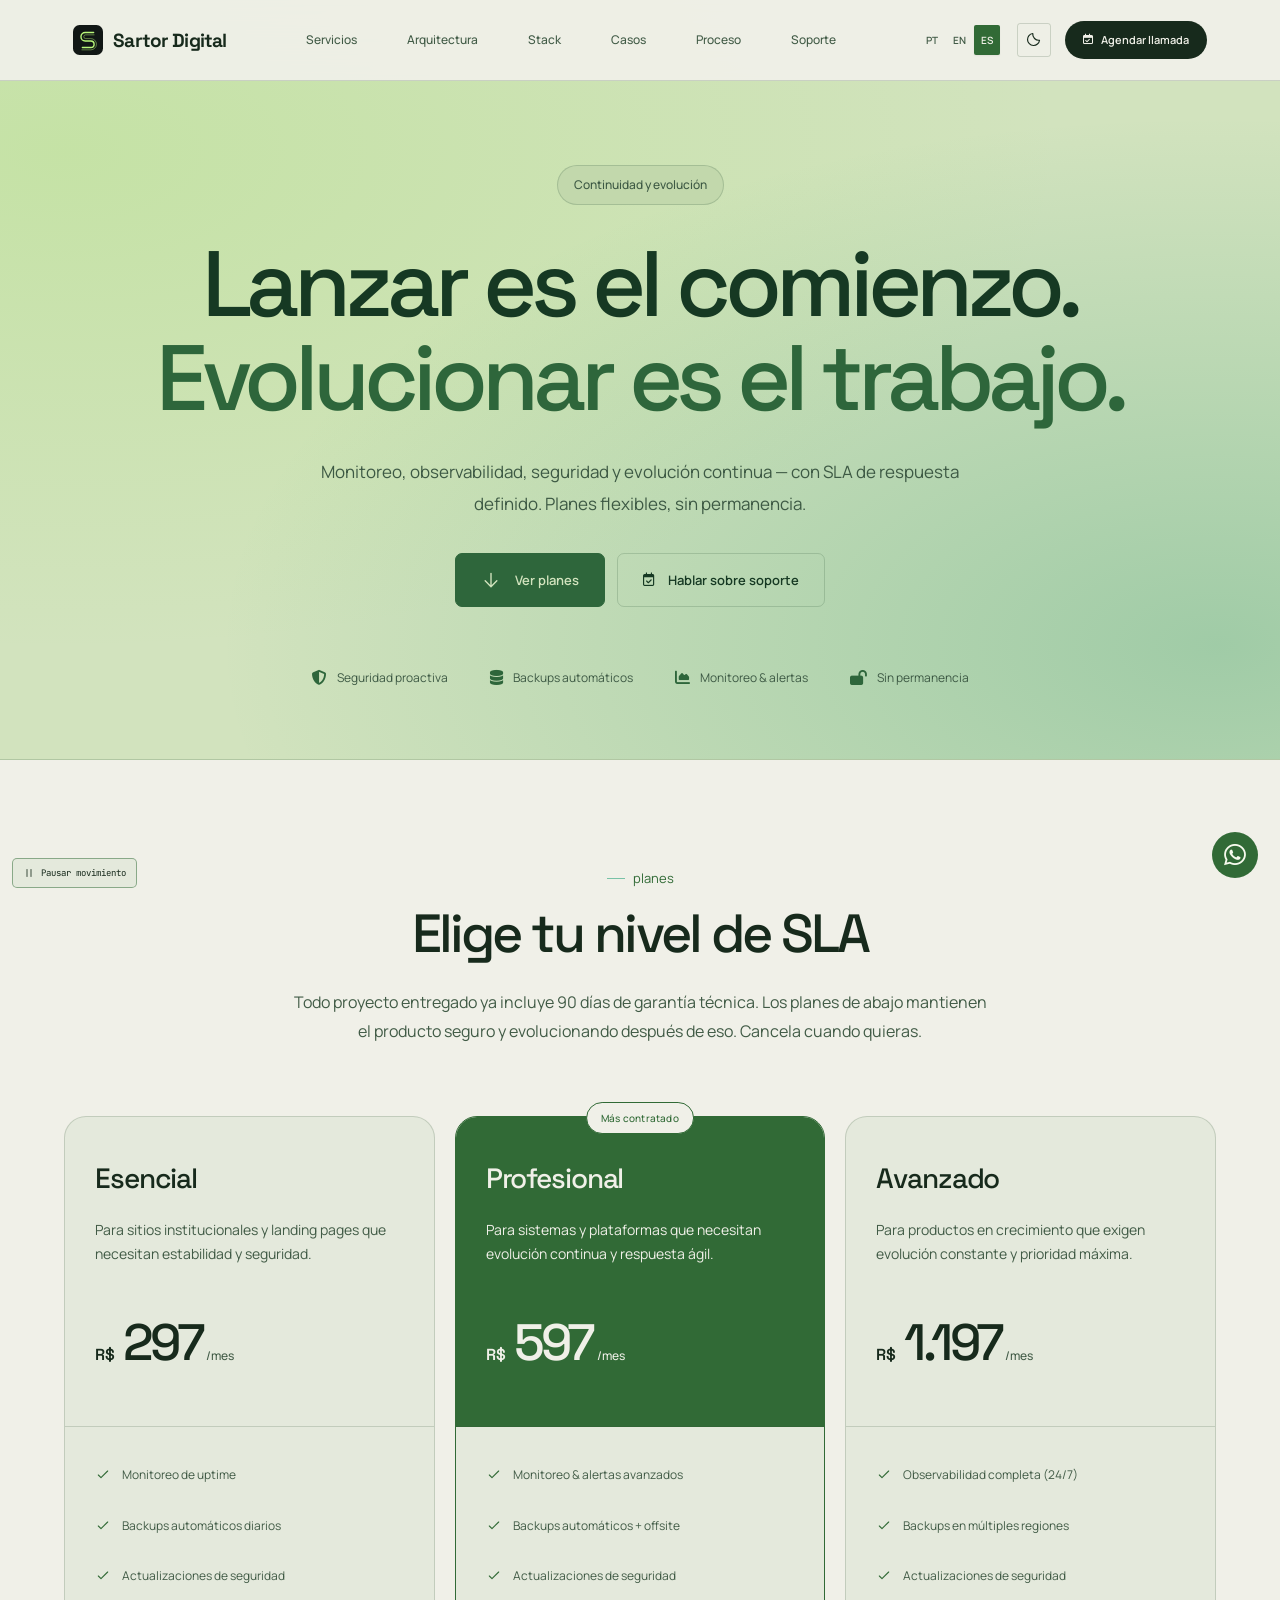
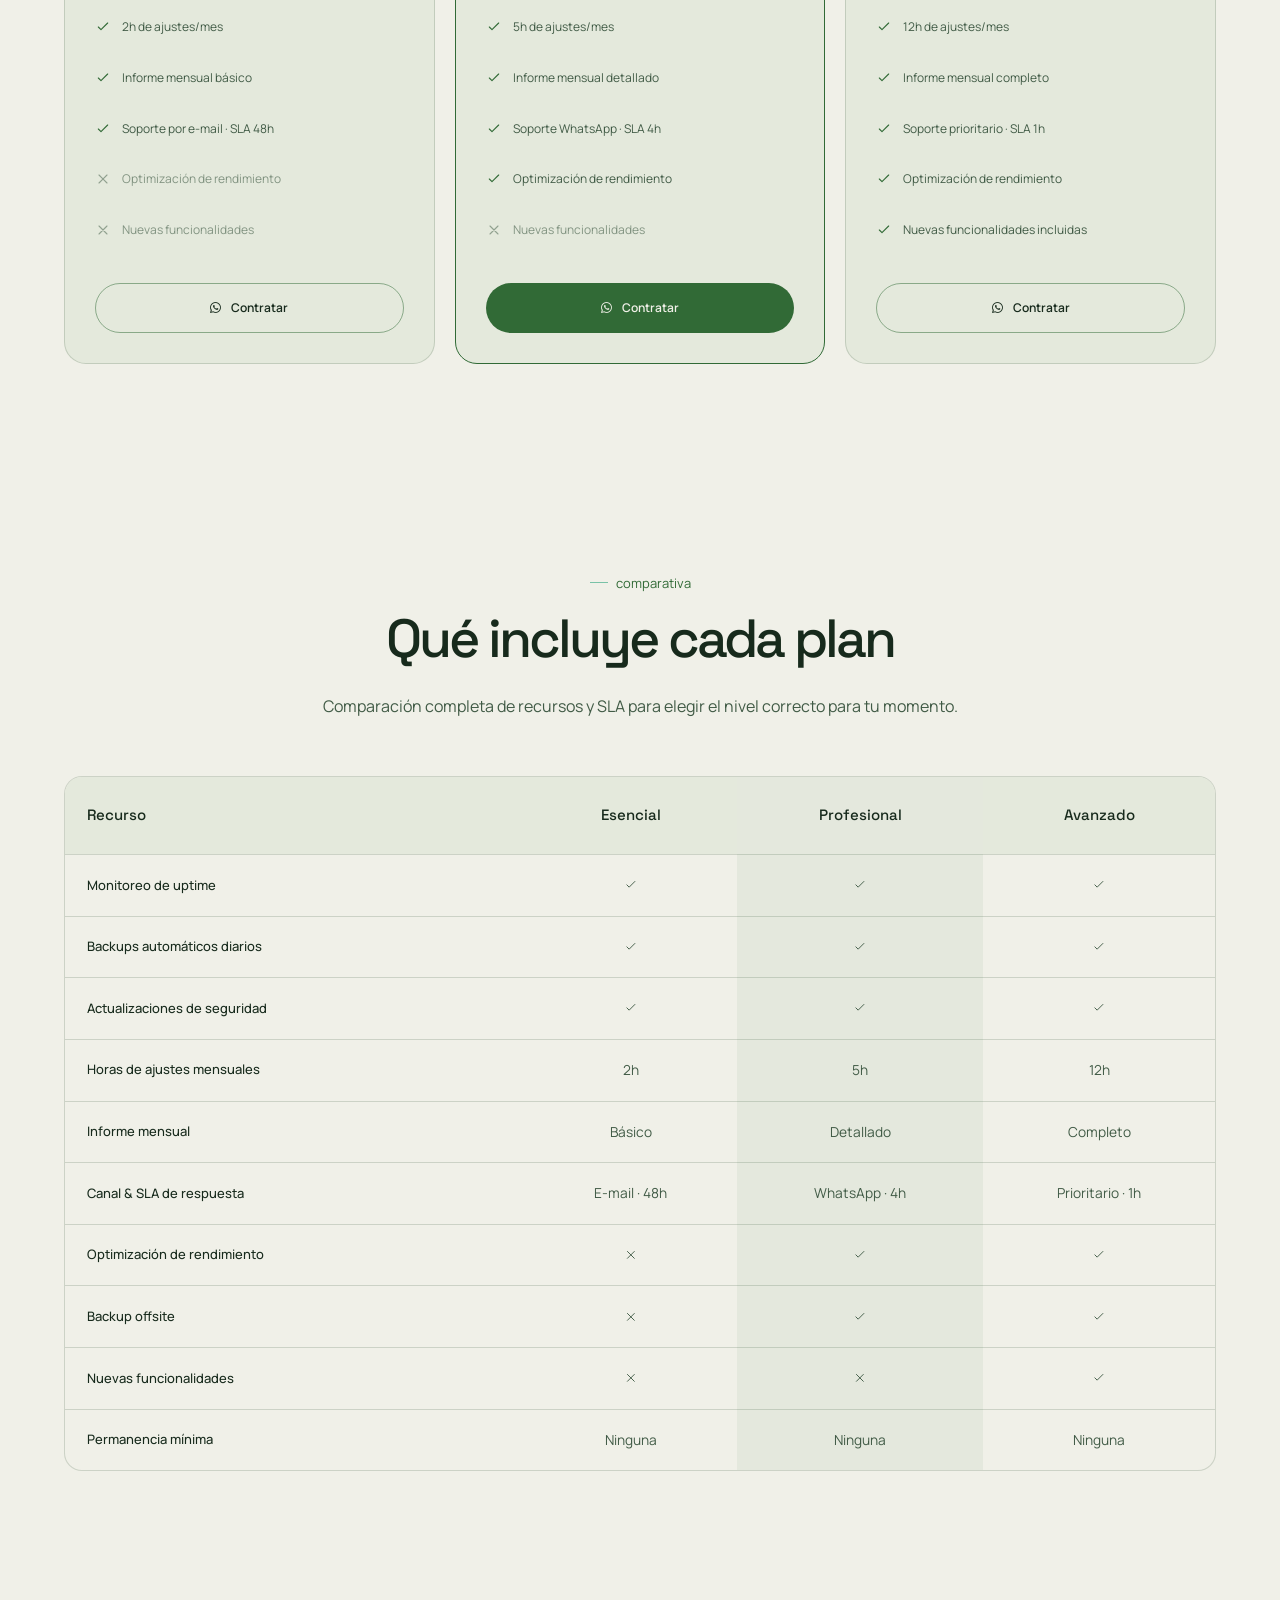
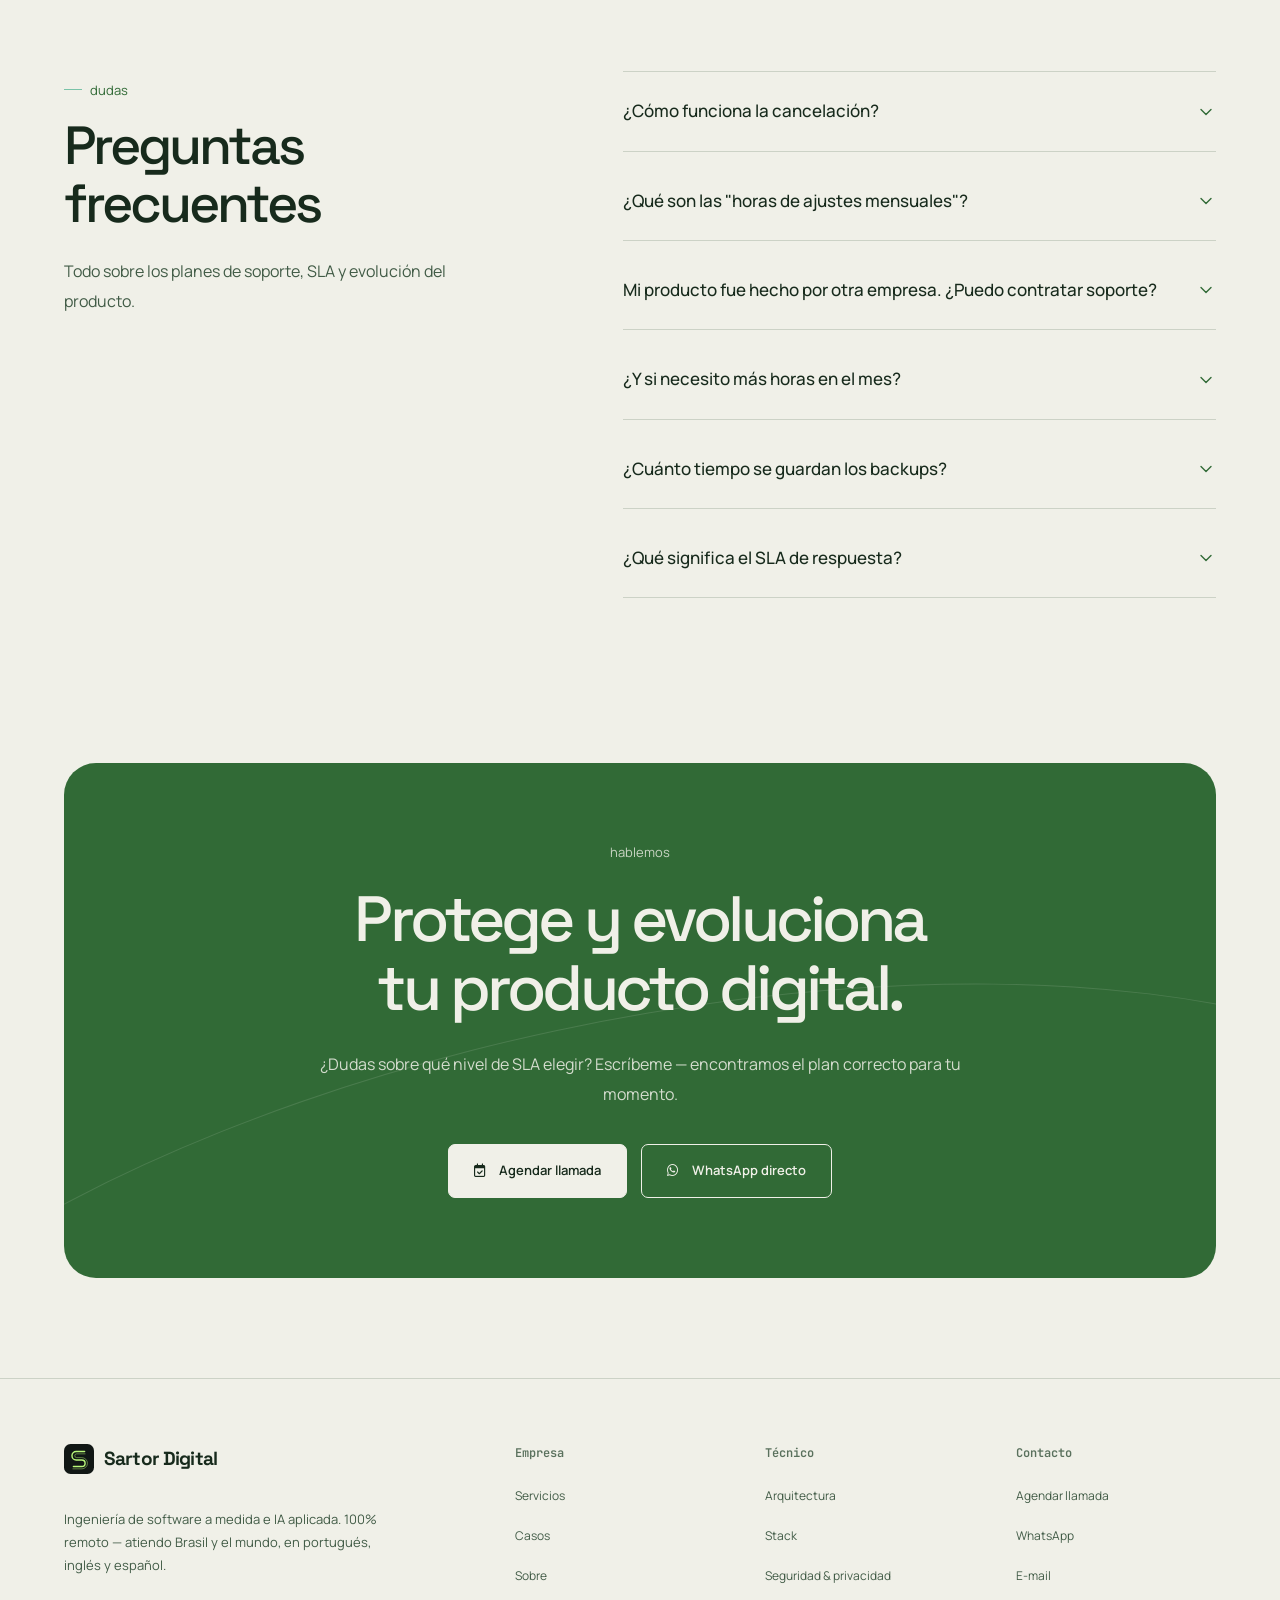
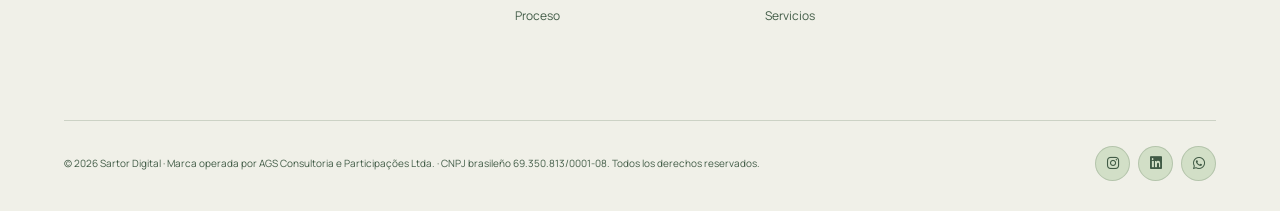
<file: es/soporte.html>
<!DOCTYPE html>

<html data-theme="light" lang="es">
<head>
<meta charset="utf-8"/>
<meta content="width=device-width, initial-scale=1.0" name="viewport"/>
<title>Soporte &amp; SLA — Sartor Digital | Planes de mantenimiento y evolución</title>
<meta content="Planes de soporte con SLA para tu producto digital: monitoreo, observabilidad, actualizaciones de seguridad, backups y evolución continua. Garantía técnica de 90 días incluida." name="description"/>
<meta content="#F7F8FA" name="theme-color"/>
<link href="https://sartordigital.online/es/soporte.html" rel="canonical"/>
<link href="https://sartordigital.online/suporte.html" hreflang="pt-br" rel="alternate"/>
<link href="https://sartordigital.online/en/support.html" hreflang="en-us" rel="alternate"/>
<link href="https://sartordigital.online/es/soporte.html" hreflang="es-es" rel="alternate"/>
<meta content="Soporte &amp; SLA — Sartor Digital" property="og:title"/>
<meta content="Planes de mantenimiento y evolución con SLA. Monitoreo, seguridad, backups y roadmap continuo." property="og:description"/>
<meta content="website" property="og:type"/>
<meta content="https://sartordigital.online/es/soporte.html" property="og:url"/>
<meta content="https://sartordigital.online/es/og-image.png" property="og:image"/>
<link href="../assets/signature-mark.svg" rel="icon" type="image/svg+xml"/>
<link href="https://fonts.googleapis.com" rel="preconnect"/>
<link crossorigin="" href="https://fonts.gstatic.com" rel="preconnect"/>
<link href="https://fonts.googleapis.com/css2?family=Space+Grotesk:wght@400;500;600;700&amp;family=Inter:wght@300;400;500;600;700&amp;family=JetBrains+Mono:wght@400;500&amp;display=swap" rel="stylesheet"/>
<link href="https://cdnjs.cloudflare.com/ajax/libs/font-awesome/6.4.0/css/all.min.css" rel="stylesheet"/>
<script type="application/ld+json">
  {
    "@context":"https://schema.org",
    "@graph":[
      {"@type":"BreadcrumbList","itemListElement":[
        {"@type":"ListItem","position":1,"name":"Inicio","item":"https://sartordigital.online/"},
        {"@type":"ListItem","position":2,"name":"Soporte","item":"https://sartordigital.online/suporte.html"}
      ]}
    ]
  }
  </script>
<style>
  :root{--bg:#F7F8FA;--bg-2:#FFFFFF;--bg-3:#EFF1F5;--card:rgba(0,0,0,0.02);--card-hover:rgba(0,0,0,0.04);--border:rgba(0,0,0,0.09);--border-hi:rgba(5,150,105,0.35);--green:#059669;--green-dim:rgba(5,150,105,0.08);--accent-line:rgba(5,150,105,0.5);--text:#0A0A14;--text-2:#4B5563;--text-3:#9CA3AF;--shadow-sm:0 1px 2px rgba(0,0,0,0.06);--shadow-md:0 4px 16px rgba(0,0,0,0.07);--shadow-lg:0 16px 48px rgba(0,0,0,0.10);--radius-sm:8px;--radius:14px;--radius-lg:20px;--radius-xl:26px;--font-head:'Space Grotesk',sans-serif;--font-body:'Inter',sans-serif;--font-mono:'JetBrains Mono',monospace;--ease:cubic-bezier(0.4,0,0.2,1)}
  [data-theme="dark"]{--bg:#09090E;--bg-2:#0E0E16;--bg-3:#15151F;--card:rgba(255,255,255,0.022);--card-hover:rgba(255,255,255,0.045);--border:rgba(255,255,255,0.075);--border-hi:rgba(52,211,153,0.28);--green:#34D399;--green-dim:rgba(52,211,153,0.09);--accent-line:rgba(52,211,153,0.45);--text:#F1F5F9;--text-2:#98A2B3;--text-3:#5B6472;--shadow-sm:0 1px 2px rgba(0,0,0,0.4);--shadow-md:0 4px 16px rgba(0,0,0,0.45);--shadow-lg:0 16px 48px rgba(0,0,0,0.55)}
  *,*::before,*::after{margin:0;padding:0;box-sizing:border-box}
  html{scroll-behavior:smooth}
  body{font-family:var(--font-body);background:var(--bg);color:var(--text);overflow-x:hidden;-webkit-font-smoothing:antialiased;transition:background .3s,color .3s;line-height:1.6}
  a{text-decoration:none;color:inherit}img{max-width:100%}
  ::selection{background:var(--green-dim);color:var(--green)}
  .bg-grid{position:fixed;inset:0;z-index:0;pointer-events:none;background-image:linear-gradient(var(--border) 1px,transparent 1px),linear-gradient(90deg,var(--border) 1px,transparent 1px);background-size:64px 64px;opacity:.5;-webkit-mask-image:radial-gradient(ellipse 80% 55% at 50% 0%,#000 20%,transparent 75%);mask-image:radial-gradient(ellipse 80% 55% at 50% 0%,#000 20%,transparent 75%)}
  .bg-halo{position:fixed;top:-320px;left:50%;transform:translateX(-50%);width:900px;height:600px;z-index:0;pointer-events:none;background:radial-gradient(ellipse at center,var(--green-dim),transparent 60%);opacity:.9}
  .wrap{max-width:1120px;margin:0 auto;padding:0 24px;position:relative;z-index:1}
  .scroll-bar{position:fixed;top:0;left:0;right:0;height:2px;z-index:9999}
  .scroll-fill{height:100%;width:0%;background:var(--green);transition:width .1s linear}
  .nav{position:fixed;top:0;left:0;right:0;z-index:200;transition:all .3s var(--ease);padding:0 24px}
  .nav.scrolled{background:rgba(9,9,14,.82);backdrop-filter:blur(20px);-webkit-backdrop-filter:blur(20px);border-bottom:1px solid var(--border)}
  [data-theme="light"] .nav.scrolled{background:rgba(247,248,250,.85)}
  .nav-inner{display:flex;align-items:center;justify-content:space-between;height:66px;max-width:1120px;margin:0 auto}
  .nav-logo{display:flex;align-items:center;gap:10px;font-family:var(--font-head);font-size:1.02rem;font-weight:600;letter-spacing:-.02em;color:var(--text)}
  .logo-mark{width:30px;height:30px;flex-shrink:0}
  .nav-links{display:flex;align-items:center;gap:1px}
  .nav-links a{font-size:.86rem;font-weight:500;color:var(--text-2);padding:7px 13px;border-radius:var(--radius-sm);transition:all .2s}
  .nav-links a:hover{color:var(--text);background:var(--card-hover)}
  .nav-links a.active{color:var(--green)}
  .nav-actions{display:flex;align-items:center;gap:8px}
  .lang-pill{display:flex;align-items:center;gap:1px;background:var(--bg-3);border:1px solid var(--border);border-radius:100px;padding:3px}
  .lang-btn{background:none;border:none;cursor:pointer;font-family:var(--font-body);font-size:.7rem;font-weight:700;color:var(--text-3);padding:4px 9px;border-radius:100px;transition:all .2s}
  .lang-btn.active{background:var(--bg-2);color:var(--text);box-shadow:var(--shadow-sm)}
  .lang-btn:hover:not(.active){color:var(--text-2)}
  .theme-toggle{background:var(--bg-2);border:1px solid var(--border);border-radius:var(--radius-sm);width:34px;height:34px;cursor:pointer;color:var(--text-2);transition:all .2s;display:flex;align-items:center;justify-content:center;font-size:.82rem}
  .theme-toggle:hover{border-color:var(--border-hi);color:var(--green)}
  .nav-cta{display:inline-flex;align-items:center;gap:8px;background:var(--green);color:#04120C;padding:9px 18px;border-radius:var(--radius-sm);font-weight:600;font-size:.8rem;transition:all .2s;font-family:var(--font-body)}
  .nav-cta:hover{transform:translateY(-1px);filter:brightness(1.06)}
  .mob-toggle{display:none;background:var(--bg-2);border:1px solid var(--border);width:36px;height:36px;border-radius:var(--radius-sm);cursor:pointer;color:var(--text);font-size:.9rem;align-items:center;justify-content:center}
  .nav-open .nav-links{display:flex;flex-direction:column;position:absolute;top:66px;left:0;right:0;background:var(--bg-2);border-bottom:1px solid var(--border);padding:8px 24px;z-index:100;box-shadow:var(--shadow-md)}
  .nav-open .nav-links a{padding:12px 8px;border-bottom:1px solid var(--border);font-size:.95rem}
  .nav-open .nav-links a:last-child{border-bottom:none}
  .btn-primary{display:inline-flex;align-items:center;gap:9px;background:var(--green);color:#04120C;font-weight:600;font-size:.92rem;padding:13px 26px;border-radius:var(--radius);cursor:pointer;border:none;transition:all .2s;font-family:var(--font-body)}
  .btn-primary:hover{transform:translateY(-2px);filter:brightness(1.06)}
  .btn-ghost{display:inline-flex;align-items:center;gap:9px;background:var(--bg-2);color:var(--text);font-weight:500;font-size:.9rem;padding:12px 24px;border-radius:var(--radius);cursor:pointer;border:1px solid var(--border);transition:all .2s;font-family:var(--font-body)}
  .btn-ghost:hover{border-color:var(--border-hi);color:var(--green);transform:translateY(-1px)}
  .section{padding:88px 0;position:relative;z-index:1}
  .sec-divider{border:none;border-top:1px solid var(--border);margin:0}
  .section-tag{display:inline-flex;align-items:center;gap:8px;font-family:var(--font-mono);font-size:.72rem;font-weight:500;color:var(--green);margin-bottom:16px;letter-spacing:.02em}
  .section-tag::before{content:'';width:18px;height:1px;background:var(--accent-line)}
  .section-head.center .section-tag{justify-content:center}
  .section-title{font-family:var(--font-head);font-size:clamp(1.7rem,3.4vw,2.5rem);font-weight:600;letter-spacing:-.04em;line-height:1.1;color:var(--text);margin-bottom:14px}
  .section-sub{font-size:1rem;color:var(--text-2);line-height:1.7;max-width:600px}
  .section-head{margin-bottom:48px}.section-head.center{text-align:center}.section-head.center .section-sub{margin:0 auto}
  .g-card{background:var(--bg-2);border:1px solid var(--border);border-radius:var(--radius-lg);transition:all .28s var(--ease);position:relative;overflow:hidden}
  [data-theme="dark"] .g-card{background:var(--card)}
  .g-card:hover{border-color:var(--border-hi);box-shadow:var(--shadow-md);transform:translateY(-2px)}
  .page-hero{padding:150px 0 60px;text-align:center;position:relative;z-index:1}
  .eyebrow{display:inline-flex;align-items:center;gap:9px;background:var(--green-dim);border:1px solid var(--border-hi);border-radius:100px;padding:6px 14px;font-family:var(--font-mono);font-size:.72rem;font-weight:500;color:var(--green);letter-spacing:.02em;margin-bottom:22px}
  .page-hero h1{font-family:var(--font-head);font-size:clamp(2.2rem,5vw,3.6rem);font-weight:600;letter-spacing:-.045em;line-height:1.06;color:var(--text);margin-bottom:18px}
  .page-hero h1 em{font-style:normal;color:var(--green)}
  .page-hero p{font-size:1.08rem;color:var(--text-2);max-width:600px;margin:0 auto 30px;line-height:1.65}
  .hero-btns{display:flex;gap:12px;justify-content:center;flex-wrap:wrap;margin-bottom:36px}
  .trust-bar{display:flex;flex-wrap:wrap;justify-content:center;gap:10px 22px}
  .trust-item{display:flex;align-items:center;gap:8px;font-size:.82rem;color:var(--text-2)}
  .trust-item i{color:var(--green);font-size:.78rem}
  .plans-grid{display:grid;grid-template-columns:repeat(3,1fr);gap:16px;align-items:start}
  .plan-card{padding:32px 28px;display:flex;flex-direction:column}
  .plan-card.featured{border-color:var(--border-hi);box-shadow:var(--shadow-md)}
  .plan-badge{display:inline-block;align-self:flex-start;background:var(--green-dim);border:1px solid var(--border-hi);color:var(--green);font-family:var(--font-mono);font-size:.66rem;font-weight:600;letter-spacing:.04em;padding:4px 11px;border-radius:100px;margin-bottom:14px;text-transform:uppercase}
  .plan-name{font-family:var(--font-head);font-size:1.15rem;font-weight:600;color:var(--text);margin-bottom:8px}
  .plan-price{font-family:var(--font-head);font-size:2.5rem;font-weight:700;color:var(--text);letter-spacing:-.03em;line-height:1;margin-bottom:14px}
  .plan-price sup{font-size:1rem;font-weight:600;color:var(--text-2);margin-right:2px;top:-.7em}
  .plan-price span{font-size:.9rem;font-weight:500;color:var(--text-3);letter-spacing:0}
  .plan-desc{font-size:.86rem;color:var(--text-2);line-height:1.6;margin-bottom:22px;min-height:66px}
  .plan-features{list-style:none;display:flex;flex-direction:column;gap:11px;margin-bottom:26px;flex:1}
  .plan-features li{display:flex;align-items:flex-start;gap:10px;font-size:.85rem;color:var(--text-2)}
  .plan-features li i{color:var(--green);margin-top:3px;font-size:.78rem;flex-shrink:0}
  .plan-features li.off{color:var(--text-3)}
  .plan-features li.off i{color:var(--text-3)}
  .plan-cta{display:inline-flex;align-items:center;justify-content:center;gap:8px;width:100%;padding:12px;border-radius:var(--radius-sm);font-weight:600;font-size:.86rem;transition:all .2s;font-family:var(--font-body)}
  .plan-cta.ghost{background:var(--bg-2);color:var(--text);border:1px solid var(--border)}
  .plan-cta.ghost:hover{border-color:var(--border-hi);color:var(--green)}
  .plan-cta.solid{background:var(--green);color:#04120C;border:none}
  .plan-cta.solid:hover{filter:brightness(1.06);transform:translateY(-1px)}
  .compare-wrap{overflow-x:auto;border:1px solid var(--border);border-radius:var(--radius-lg)}
  .compare-table{width:100%;border-collapse:collapse;min-width:640px}
  .compare-table th,.compare-table td{padding:15px 18px;text-align:center;font-size:.86rem;border-bottom:1px solid var(--border)}
  .compare-table th{font-family:var(--font-head);font-weight:600;color:var(--text);background:var(--bg-2)}
  [data-theme="dark"] .compare-table th{background:var(--card)}
  .compare-table td:first-child,.compare-table th:first-child{text-align:left;color:var(--text-2);font-weight:500}
  .compare-table td{color:var(--text-2)}
  .compare-table tr:last-child td{border-bottom:none}
  .featured-col{background:var(--green-dim)}
  .compare-table .check{color:var(--green)}
  .compare-table .cross{color:var(--text-3)}
  .faq-list{max-width:780px;margin:0 auto;display:grid;gap:10px}
  .faq-item{border:1px solid var(--border);border-radius:var(--radius);background:var(--bg-2);overflow:hidden}
  [data-theme="dark"] .faq-item{background:var(--card)}
  .faq-question{display:flex;align-items:center;justify-content:space-between;width:100%;padding:18px 22px;background:none;border:none;cursor:pointer;font-family:var(--font-head);font-size:.96rem;font-weight:600;color:var(--text);text-align:left;gap:16px}
  .faq-chevron{font-size:.8rem;color:var(--green);transition:transform .25s;flex-shrink:0}
  .faq-item.open .faq-chevron{transform:rotate(180deg)}
  .faq-answer{max-height:0;overflow:hidden;transition:max-height .3s var(--ease)}
  .faq-answer-inner{padding:0 22px 20px;font-size:.9rem;color:var(--text-2);line-height:1.7}
  .cta-card{border:1px solid var(--border-hi);border-radius:var(--radius-xl);padding:64px 48px;text-align:center;position:relative;overflow:hidden;background:var(--bg-2)}
  [data-theme="dark"] .cta-card{background:var(--card)}
  .cta-card::before{content:'';position:absolute;top:-160px;left:50%;transform:translateX(-50%);width:700px;height:340px;background:radial-gradient(ellipse,var(--green-dim),transparent 70%);pointer-events:none}
  .cta-card h2{font-family:var(--font-head);font-size:clamp(1.7rem,3.4vw,2.4rem);font-weight:600;letter-spacing:-.03em;margin-bottom:14px;position:relative;z-index:1;color:var(--text);line-height:1.1}
  .cta-card p{font-size:1rem;color:var(--text-2);margin-bottom:30px;line-height:1.65;position:relative;z-index:1;max-width:520px;margin-left:auto;margin-right:auto}
  .cta-btns{display:flex;gap:12px;justify-content:center;flex-wrap:wrap;position:relative;z-index:1}
  .footer{border-top:1px solid var(--border);padding:56px 0 32px;background:var(--bg-2)}
  .footer-top{display:grid;grid-template-columns:1.4fr 1fr 1fr 1fr;gap:40px;margin-bottom:44px}
  .footer-brand .nav-logo{margin-bottom:14px}
  .footer-brand p{font-size:.84rem;color:var(--text-2);line-height:1.6;max-width:280px}
  .footer-col h5{font-family:var(--font-mono);font-size:.7rem;color:var(--text-3);letter-spacing:.08em;text-transform:uppercase;margin-bottom:14px}
  .footer-col a{display:block;font-size:.84rem;color:var(--text-2);padding:5px 0;transition:color .2s}
  .footer-col a:hover{color:var(--green)}
  .footer-bottom{display:flex;align-items:center;justify-content:space-between;flex-wrap:wrap;gap:16px;padding-top:24px;border-top:1px solid var(--border)}
  .footer-copy{font-size:.76rem;color:var(--text-3)}
  .footer-socials{display:flex;gap:9px}
  .f-social{width:34px;height:34px;border-radius:var(--radius-sm);background:var(--bg-3);border:1px solid var(--border);display:flex;align-items:center;justify-content:center;color:var(--text-2);transition:all .2s;font-size:.85rem}
  .f-social:hover{border-color:var(--border-hi);color:var(--green)}
  .wa-float{position:fixed;bottom:24px;right:24px;z-index:100;width:52px;height:52px;border-radius:50%;background:#25D366;color:#fff;display:flex;align-items:center;justify-content:center;font-size:1.4rem;box-shadow:0 6px 20px rgba(37,211,102,.35);cursor:pointer;transition:all .2s}
  .wa-float:hover{transform:scale(1.06)}
  .fade-in{opacity:0;transform:translateY(20px);transition:opacity .6s var(--ease),transform .6s var(--ease)}
  .fade-in.visible{opacity:1;transform:translateY(0)}
  @media(prefers-reduced-motion:reduce){*{animation:none!important;transition:none!important}.fade-in{opacity:1;transform:none}}
  @media(max-width:1024px){.plans-grid{grid-template-columns:1fr;max-width:440px;margin:0 auto}.footer-top{grid-template-columns:1fr 1fr}}
  @media(max-width:768px){.nav-links{display:none}.mob-toggle{display:flex}.nav-cta{display:none}.footer-top{grid-template-columns:1fr}.cta-card{padding:44px 22px}.page-hero{padding:120px 0 56px}}
  @media(max-width:480px){.page-hero h1{font-size:2rem}}
  </style>
<link href="../assets/studio.css?v=3" rel="stylesheet"/><link href="../assets/themes.css?v=3" rel="stylesheet"/>
<link href="../assets/icons.css?v=20261116" rel="stylesheet"/><link href="../assets/experience.css?v=20261116-6" rel="stylesheet"/><link href="../assets/experience-interior.css?v=20261116-9" rel="stylesheet"/></head>
<body class="support-page interior-page experience-interior"><a class="studio-skip" href="#main-content">Saltar al contenido</a>
<div class="bg-grid"></div>
<div class="bg-halo"></div>
<div class="scroll-bar"><div class="scroll-fill" id="scrollFill"></div></div>
<nav class="nav" id="nav">
<div class="nav-inner">
<a class="nav-logo" href="index.html"><img alt="" class="logo-mark" height="34" src="../assets/signature-mark.svg" width="34"/> Sartor Digital</a>
<div class="nav-links">
<a href="servicios.html">Servicios</a>
<a href="index.html#arquitetura">Arquitectura</a>
<a href="index.html#stack">Stack</a>
<a href="index.html#cases">Casos</a>
<a href="index.html#processo">Proceso</a>
<a class="active" href="soporte.html">Soporte</a>
</div>
<div class="nav-actions">
<div class="lang-pill"><a class="lang-btn" href="/suporte.html">PT</a><a class="lang-btn" href="/en/support.html">EN</a><a class="lang-btn active" href="/es/soporte.html">ES</a></div>
<button aria-label="Cambiar tema" class="theme-toggle" id="themeToggle"><i aria-hidden="true" class="fas fa-moon" id="themeIcon"></i><svg aria-hidden="true" class="sd-icon sd-theme-sun" data-icon="sun" fill="none" focusable="false" height="24" stroke="currentColor" stroke-linecap="round" stroke-linejoin="round" stroke-width="1.65" viewbox="0 0 24 24" width="24" xmlns="http://www.w3.org/2000/svg"><circle cx="12" cy="12" r="4"></circle><path d="M12 2v2M12 20v2M2 12h2M20 12h2M4.93 4.93l1.42 1.42M17.65 17.65l1.42 1.42M4.93 19.07l1.42-1.42M17.65 6.35l1.42-1.42"></path></svg><svg aria-hidden="true" class="sd-icon sd-theme-moon" data-icon="moon" fill="none" focusable="false" height="24" stroke="currentColor" stroke-linecap="round" stroke-linejoin="round" stroke-width="1.65" viewbox="0 0 24 24" width="24" xmlns="http://www.w3.org/2000/svg"><path d="M20.5 13A8.5 8.5 0 0 1 11 3.5 8.5 8.5 0 1 0 20.5 13Z"></path></svg></button>
<a class="nav-cta" href="https://calendly.com/giovannesartor" rel="noopener" target="_blank"><i class="far fa-calendar-check"></i> Agendar llamada</a>
<button aria-label="Menu" class="mob-toggle" id="mobToggle"><svg aria-hidden="true" class="sd-icon" data-icon="menu" fill="none" focusable="false" height="24" stroke="currentColor" stroke-linecap="round" stroke-linejoin="round" stroke-width="1.65" viewbox="0 0 24 24" width="24" xmlns="http://www.w3.org/2000/svg"><path d="M4 6h16M4 12h16M4 18h16"></path></svg></button>
</div>
</div>
</nav>
<main id="main-content" tabindex="-1"><section class="page-hero ei-hero">
<div class="wrap interior-hero-wrap">
<div class="eyebrow">Continuidad y evolución</div>
<h1 class="">Lanzar es el comienzo.<br/><em>Evolucionar es el trabajo.</em></h1>
<p class="">Monitoreo, observabilidad, seguridad y evolución continua — con SLA de respuesta definido. Planes flexibles, sin permanencia.</p>
<div class="hero-btns">
<a class="btn-primary" href="#planos"><svg aria-hidden="true" class="sd-icon" data-icon="arrow-down" fill="none" focusable="false" height="24" stroke="currentColor" stroke-linecap="round" stroke-linejoin="round" stroke-width="1.65" viewbox="0 0 24 24" width="24" xmlns="http://www.w3.org/2000/svg"><path d="M12 4v16M5 13l7 7 7-7"></path></svg> Ver planes</a>
<a class="btn-ghost" href="https://calendly.com/giovannesartor" rel="noopener" target="_blank"><i class="far fa-calendar-check"></i> Hablar sobre soporte</a>
</div>
<div class="trust-bar ei-trust">
<div class="trust-item"><i class="fas fa-shield-halved"></i> Seguridad proactiva</div>
<div class="trust-item"><i class="fas fa-database"></i> Backups automáticos</div>
<div class="trust-item"><i class="fas fa-chart-area"></i> Monitoreo &amp; alertas</div>
<div class="trust-item"><i class="fas fa-lock-open"></i> Sin permanencia</div>
</div>
</div>
</section>

<section class="section" id="planos">
<div class="wrap">
<div class="section-head center fade-in">
<div class="section-tag">planes</div>
<h2 class="section-title">Elige tu nivel de SLA</h2>
<p class="section-sub">Todo proyecto entregado ya incluye 90 días de garantía técnica. Los planes de abajo mantienen el producto seguro y evolucionando después de eso. Cancela cuando quieras.</p>
</div>
<div class="plans-grid">
<div class="plan-card ei-plan"><div class="ei-plan-head"><div class="plan-name">Esencial</div><p class="plan-desc">Para sitios institucionales y landing pages que necesitan estabilidad y seguridad.</p><div class="plan-price"><sup>R$</sup>297<span>/mes</span></div></div>



<ul class="plan-features">
<li><svg aria-hidden="true" class="sd-icon" data-icon="check" fill="none" focusable="false" height="24" stroke="currentColor" stroke-linecap="round" stroke-linejoin="round" stroke-width="1.65" viewbox="0 0 24 24" width="24" xmlns="http://www.w3.org/2000/svg"><path d="m5 12 4 4L19 6"></path></svg>Monitoreo de uptime</li>
<li><svg aria-hidden="true" class="sd-icon" data-icon="check" fill="none" focusable="false" height="24" stroke="currentColor" stroke-linecap="round" stroke-linejoin="round" stroke-width="1.65" viewbox="0 0 24 24" width="24" xmlns="http://www.w3.org/2000/svg"><path d="m5 12 4 4L19 6"></path></svg>Backups automáticos diarios</li>
<li><svg aria-hidden="true" class="sd-icon" data-icon="check" fill="none" focusable="false" height="24" stroke="currentColor" stroke-linecap="round" stroke-linejoin="round" stroke-width="1.65" viewbox="0 0 24 24" width="24" xmlns="http://www.w3.org/2000/svg"><path d="m5 12 4 4L19 6"></path></svg>Actualizaciones de seguridad</li>
<li><svg aria-hidden="true" class="sd-icon" data-icon="check" fill="none" focusable="false" height="24" stroke="currentColor" stroke-linecap="round" stroke-linejoin="round" stroke-width="1.65" viewbox="0 0 24 24" width="24" xmlns="http://www.w3.org/2000/svg"><path d="m5 12 4 4L19 6"></path></svg>2h de ajustes/mes</li>
<li><svg aria-hidden="true" class="sd-icon" data-icon="check" fill="none" focusable="false" height="24" stroke="currentColor" stroke-linecap="round" stroke-linejoin="round" stroke-width="1.65" viewbox="0 0 24 24" width="24" xmlns="http://www.w3.org/2000/svg"><path d="m5 12 4 4L19 6"></path></svg>Informe mensual básico</li>
<li><svg aria-hidden="true" class="sd-icon" data-icon="check" fill="none" focusable="false" height="24" stroke="currentColor" stroke-linecap="round" stroke-linejoin="round" stroke-width="1.65" viewbox="0 0 24 24" width="24" xmlns="http://www.w3.org/2000/svg"><path d="m5 12 4 4L19 6"></path></svg>Soporte por e-mail · SLA 48h</li>
<li class="off"><svg aria-hidden="true" class="sd-icon" data-icon="close" fill="none" focusable="false" height="24" stroke="currentColor" stroke-linecap="round" stroke-linejoin="round" stroke-width="1.65" viewbox="0 0 24 24" width="24" xmlns="http://www.w3.org/2000/svg"><path d="m6 6 12 12M18 6 6 18"></path></svg>Optimización de rendimiento</li>
<li class="off"><svg aria-hidden="true" class="sd-icon" data-icon="close" fill="none" focusable="false" height="24" stroke="currentColor" stroke-linecap="round" stroke-linejoin="round" stroke-width="1.65" viewbox="0 0 24 24" width="24" xmlns="http://www.w3.org/2000/svg"><path d="m6 6 12 12M18 6 6 18"></path></svg>Nuevas funcionalidades</li>
</ul>
<a class="plan-cta ghost" href="https://wa.me/5554993031264?text=Ol%C3%A1!%20Quero%20o%20plano%20Essencial%20de%20suporte%20%28R%24297%2Fm%C3%AAs%29." rel="noopener" target="_blank"><i class="fab fa-whatsapp"></i> Contratar</a>
</div>
<div class="plan-card featured ei-plan"><div class="ei-plan-head"><div class="plan-badge">Más contratado</div><div class="plan-name">Profesional</div><p class="plan-desc">Para sistemas y plataformas que necesitan evolución continua y respuesta ágil.</p><div class="plan-price"><sup>R$</sup>597<span>/mes</span></div></div>




<ul class="plan-features">
<li><svg aria-hidden="true" class="sd-icon" data-icon="check" fill="none" focusable="false" height="24" stroke="currentColor" stroke-linecap="round" stroke-linejoin="round" stroke-width="1.65" viewbox="0 0 24 24" width="24" xmlns="http://www.w3.org/2000/svg"><path d="m5 12 4 4L19 6"></path></svg>Monitoreo &amp; alertas avanzados</li>
<li><svg aria-hidden="true" class="sd-icon" data-icon="check" fill="none" focusable="false" height="24" stroke="currentColor" stroke-linecap="round" stroke-linejoin="round" stroke-width="1.65" viewbox="0 0 24 24" width="24" xmlns="http://www.w3.org/2000/svg"><path d="m5 12 4 4L19 6"></path></svg>Backups automáticos + offsite</li>
<li><svg aria-hidden="true" class="sd-icon" data-icon="check" fill="none" focusable="false" height="24" stroke="currentColor" stroke-linecap="round" stroke-linejoin="round" stroke-width="1.65" viewbox="0 0 24 24" width="24" xmlns="http://www.w3.org/2000/svg"><path d="m5 12 4 4L19 6"></path></svg>Actualizaciones de seguridad</li>
<li><svg aria-hidden="true" class="sd-icon" data-icon="check" fill="none" focusable="false" height="24" stroke="currentColor" stroke-linecap="round" stroke-linejoin="round" stroke-width="1.65" viewbox="0 0 24 24" width="24" xmlns="http://www.w3.org/2000/svg"><path d="m5 12 4 4L19 6"></path></svg>5h de ajustes/mes</li>
<li><svg aria-hidden="true" class="sd-icon" data-icon="check" fill="none" focusable="false" height="24" stroke="currentColor" stroke-linecap="round" stroke-linejoin="round" stroke-width="1.65" viewbox="0 0 24 24" width="24" xmlns="http://www.w3.org/2000/svg"><path d="m5 12 4 4L19 6"></path></svg>Informe mensual detallado</li>
<li><svg aria-hidden="true" class="sd-icon" data-icon="check" fill="none" focusable="false" height="24" stroke="currentColor" stroke-linecap="round" stroke-linejoin="round" stroke-width="1.65" viewbox="0 0 24 24" width="24" xmlns="http://www.w3.org/2000/svg"><path d="m5 12 4 4L19 6"></path></svg>Soporte WhatsApp · SLA 4h</li>
<li><svg aria-hidden="true" class="sd-icon" data-icon="check" fill="none" focusable="false" height="24" stroke="currentColor" stroke-linecap="round" stroke-linejoin="round" stroke-width="1.65" viewbox="0 0 24 24" width="24" xmlns="http://www.w3.org/2000/svg"><path d="m5 12 4 4L19 6"></path></svg>Optimización de rendimiento</li>
<li class="off"><svg aria-hidden="true" class="sd-icon" data-icon="close" fill="none" focusable="false" height="24" stroke="currentColor" stroke-linecap="round" stroke-linejoin="round" stroke-width="1.65" viewbox="0 0 24 24" width="24" xmlns="http://www.w3.org/2000/svg"><path d="m6 6 12 12M18 6 6 18"></path></svg>Nuevas funcionalidades</li>
</ul>
<a class="plan-cta solid" href="https://wa.me/5554993031264?text=Ol%C3%A1!%20Quero%20o%20plano%20Profissional%20de%20suporte%20%28R%24597%2Fm%C3%AAs%29." rel="noopener" target="_blank"><i class="fab fa-whatsapp"></i> Contratar</a>
</div>
<div class="plan-card ei-plan"><div class="ei-plan-head"><div class="plan-name">Avanzado</div><p class="plan-desc">Para productos en crecimiento que exigen evolución constante y prioridad máxima.</p><div class="plan-price"><sup>R$</sup>1.197<span>/mes</span></div></div>



<ul class="plan-features">
<li><svg aria-hidden="true" class="sd-icon" data-icon="check" fill="none" focusable="false" height="24" stroke="currentColor" stroke-linecap="round" stroke-linejoin="round" stroke-width="1.65" viewbox="0 0 24 24" width="24" xmlns="http://www.w3.org/2000/svg"><path d="m5 12 4 4L19 6"></path></svg>Observabilidad completa (24/7)</li>
<li><svg aria-hidden="true" class="sd-icon" data-icon="check" fill="none" focusable="false" height="24" stroke="currentColor" stroke-linecap="round" stroke-linejoin="round" stroke-width="1.65" viewbox="0 0 24 24" width="24" xmlns="http://www.w3.org/2000/svg"><path d="m5 12 4 4L19 6"></path></svg>Backups en múltiples regiones</li>
<li><svg aria-hidden="true" class="sd-icon" data-icon="check" fill="none" focusable="false" height="24" stroke="currentColor" stroke-linecap="round" stroke-linejoin="round" stroke-width="1.65" viewbox="0 0 24 24" width="24" xmlns="http://www.w3.org/2000/svg"><path d="m5 12 4 4L19 6"></path></svg>Actualizaciones de seguridad</li>
<li><svg aria-hidden="true" class="sd-icon" data-icon="check" fill="none" focusable="false" height="24" stroke="currentColor" stroke-linecap="round" stroke-linejoin="round" stroke-width="1.65" viewbox="0 0 24 24" width="24" xmlns="http://www.w3.org/2000/svg"><path d="m5 12 4 4L19 6"></path></svg>12h de ajustes/mes</li>
<li><svg aria-hidden="true" class="sd-icon" data-icon="check" fill="none" focusable="false" height="24" stroke="currentColor" stroke-linecap="round" stroke-linejoin="round" stroke-width="1.65" viewbox="0 0 24 24" width="24" xmlns="http://www.w3.org/2000/svg"><path d="m5 12 4 4L19 6"></path></svg>Informe mensual completo</li>
<li><svg aria-hidden="true" class="sd-icon" data-icon="check" fill="none" focusable="false" height="24" stroke="currentColor" stroke-linecap="round" stroke-linejoin="round" stroke-width="1.65" viewbox="0 0 24 24" width="24" xmlns="http://www.w3.org/2000/svg"><path d="m5 12 4 4L19 6"></path></svg>Soporte prioritario · SLA 1h</li>
<li><svg aria-hidden="true" class="sd-icon" data-icon="check" fill="none" focusable="false" height="24" stroke="currentColor" stroke-linecap="round" stroke-linejoin="round" stroke-width="1.65" viewbox="0 0 24 24" width="24" xmlns="http://www.w3.org/2000/svg"><path d="m5 12 4 4L19 6"></path></svg>Optimización de rendimiento</li>
<li><svg aria-hidden="true" class="sd-icon" data-icon="check" fill="none" focusable="false" height="24" stroke="currentColor" stroke-linecap="round" stroke-linejoin="round" stroke-width="1.65" viewbox="0 0 24 24" width="24" xmlns="http://www.w3.org/2000/svg"><path d="m5 12 4 4L19 6"></path></svg>Nuevas funcionalidades incluidas</li>
</ul>
<a class="plan-cta ghost" href="https://wa.me/5554993031264?text=Ol%C3%A1!%20Quero%20o%20plano%20Avan%C3%A7ado%20de%20suporte%20%28R%241.197%2Fm%C3%AAs%29." rel="noopener" target="_blank"><i class="fab fa-whatsapp"></i> Contratar</a>
</div>
</div>
</div>
</section>

<section class="section">
<div class="wrap">
<div class="section-head center fade-in">
<div class="section-tag">comparativa</div>
<h2 class="section-title">Qué incluye cada plan</h2>
<p class="section-sub">Comparación completa de recursos y SLA para elegir el nivel correcto para tu momento.</p>
</div>
<div aria-label="Comparación de planes de soporte" class="compare-wrap fade-in" role="region" tabindex="0">
<table class="compare-table">
<thead>
<tr>
<th style="width:40%">Recurso</th>
<th>Esencial</th>
<th class="featured-col">Profesional</th>
<th>Avanzado</th>
</tr>
</thead>
<tbody>
<tr><td>Monitoreo de uptime</td><td><svg aria-hidden="true" class="sd-icon" data-icon="check" fill="none" focusable="false" height="24" stroke="currentColor" stroke-linecap="round" stroke-linejoin="round" stroke-width="1.65" viewbox="0 0 24 24" width="24" xmlns="http://www.w3.org/2000/svg"><path d="m5 12 4 4L19 6"></path></svg></td><td class="featured-col"><svg aria-hidden="true" class="sd-icon" data-icon="check" fill="none" focusable="false" height="24" stroke="currentColor" stroke-linecap="round" stroke-linejoin="round" stroke-width="1.65" viewbox="0 0 24 24" width="24" xmlns="http://www.w3.org/2000/svg"><path d="m5 12 4 4L19 6"></path></svg></td><td><svg aria-hidden="true" class="sd-icon" data-icon="check" fill="none" focusable="false" height="24" stroke="currentColor" stroke-linecap="round" stroke-linejoin="round" stroke-width="1.65" viewbox="0 0 24 24" width="24" xmlns="http://www.w3.org/2000/svg"><path d="m5 12 4 4L19 6"></path></svg></td></tr>
<tr><td>Backups automáticos diarios</td><td><svg aria-hidden="true" class="sd-icon" data-icon="check" fill="none" focusable="false" height="24" stroke="currentColor" stroke-linecap="round" stroke-linejoin="round" stroke-width="1.65" viewbox="0 0 24 24" width="24" xmlns="http://www.w3.org/2000/svg"><path d="m5 12 4 4L19 6"></path></svg></td><td class="featured-col"><svg aria-hidden="true" class="sd-icon" data-icon="check" fill="none" focusable="false" height="24" stroke="currentColor" stroke-linecap="round" stroke-linejoin="round" stroke-width="1.65" viewbox="0 0 24 24" width="24" xmlns="http://www.w3.org/2000/svg"><path d="m5 12 4 4L19 6"></path></svg></td><td><svg aria-hidden="true" class="sd-icon" data-icon="check" fill="none" focusable="false" height="24" stroke="currentColor" stroke-linecap="round" stroke-linejoin="round" stroke-width="1.65" viewbox="0 0 24 24" width="24" xmlns="http://www.w3.org/2000/svg"><path d="m5 12 4 4L19 6"></path></svg></td></tr>
<tr><td>Actualizaciones de seguridad</td><td><svg aria-hidden="true" class="sd-icon" data-icon="check" fill="none" focusable="false" height="24" stroke="currentColor" stroke-linecap="round" stroke-linejoin="round" stroke-width="1.65" viewbox="0 0 24 24" width="24" xmlns="http://www.w3.org/2000/svg"><path d="m5 12 4 4L19 6"></path></svg></td><td class="featured-col"><svg aria-hidden="true" class="sd-icon" data-icon="check" fill="none" focusable="false" height="24" stroke="currentColor" stroke-linecap="round" stroke-linejoin="round" stroke-width="1.65" viewbox="0 0 24 24" width="24" xmlns="http://www.w3.org/2000/svg"><path d="m5 12 4 4L19 6"></path></svg></td><td><svg aria-hidden="true" class="sd-icon" data-icon="check" fill="none" focusable="false" height="24" stroke="currentColor" stroke-linecap="round" stroke-linejoin="round" stroke-width="1.65" viewbox="0 0 24 24" width="24" xmlns="http://www.w3.org/2000/svg"><path d="m5 12 4 4L19 6"></path></svg></td></tr>
<tr><td>Horas de ajustes mensuales</td><td>2h</td><td class="featured-col">5h</td><td>12h</td></tr>
<tr><td>Informe mensual</td><td>Básico</td><td class="featured-col">Detallado</td><td>Completo</td></tr>
<tr><td>Canal &amp; SLA de respuesta</td><td>E-mail · 48h</td><td class="featured-col">WhatsApp · 4h</td><td>Prioritario · 1h</td></tr>
<tr><td>Optimización de rendimiento</td><td><svg aria-hidden="true" class="sd-icon" data-icon="close" fill="none" focusable="false" height="24" stroke="currentColor" stroke-linecap="round" stroke-linejoin="round" stroke-width="1.65" viewbox="0 0 24 24" width="24" xmlns="http://www.w3.org/2000/svg"><path d="m6 6 12 12M18 6 6 18"></path></svg></td><td class="featured-col"><svg aria-hidden="true" class="sd-icon" data-icon="check" fill="none" focusable="false" height="24" stroke="currentColor" stroke-linecap="round" stroke-linejoin="round" stroke-width="1.65" viewbox="0 0 24 24" width="24" xmlns="http://www.w3.org/2000/svg"><path d="m5 12 4 4L19 6"></path></svg></td><td><svg aria-hidden="true" class="sd-icon" data-icon="check" fill="none" focusable="false" height="24" stroke="currentColor" stroke-linecap="round" stroke-linejoin="round" stroke-width="1.65" viewbox="0 0 24 24" width="24" xmlns="http://www.w3.org/2000/svg"><path d="m5 12 4 4L19 6"></path></svg></td></tr>
<tr><td>Backup offsite</td><td><svg aria-hidden="true" class="sd-icon" data-icon="close" fill="none" focusable="false" height="24" stroke="currentColor" stroke-linecap="round" stroke-linejoin="round" stroke-width="1.65" viewbox="0 0 24 24" width="24" xmlns="http://www.w3.org/2000/svg"><path d="m6 6 12 12M18 6 6 18"></path></svg></td><td class="featured-col"><svg aria-hidden="true" class="sd-icon" data-icon="check" fill="none" focusable="false" height="24" stroke="currentColor" stroke-linecap="round" stroke-linejoin="round" stroke-width="1.65" viewbox="0 0 24 24" width="24" xmlns="http://www.w3.org/2000/svg"><path d="m5 12 4 4L19 6"></path></svg></td><td><svg aria-hidden="true" class="sd-icon" data-icon="check" fill="none" focusable="false" height="24" stroke="currentColor" stroke-linecap="round" stroke-linejoin="round" stroke-width="1.65" viewbox="0 0 24 24" width="24" xmlns="http://www.w3.org/2000/svg"><path d="m5 12 4 4L19 6"></path></svg></td></tr>
<tr><td>Nuevas funcionalidades</td><td><svg aria-hidden="true" class="sd-icon" data-icon="close" fill="none" focusable="false" height="24" stroke="currentColor" stroke-linecap="round" stroke-linejoin="round" stroke-width="1.65" viewbox="0 0 24 24" width="24" xmlns="http://www.w3.org/2000/svg"><path d="m6 6 12 12M18 6 6 18"></path></svg></td><td class="featured-col"><svg aria-hidden="true" class="sd-icon" data-icon="close" fill="none" focusable="false" height="24" stroke="currentColor" stroke-linecap="round" stroke-linejoin="round" stroke-width="1.65" viewbox="0 0 24 24" width="24" xmlns="http://www.w3.org/2000/svg"><path d="m6 6 12 12M18 6 6 18"></path></svg></td><td><svg aria-hidden="true" class="sd-icon" data-icon="check" fill="none" focusable="false" height="24" stroke="currentColor" stroke-linecap="round" stroke-linejoin="round" stroke-width="1.65" viewbox="0 0 24 24" width="24" xmlns="http://www.w3.org/2000/svg"><path d="m5 12 4 4L19 6"></path></svg></td></tr>
<tr><td>Permanencia mínima</td><td>Ninguna</td><td class="featured-col">Ninguna</td><td>Ninguna</td></tr>
</tbody>
</table>
</div>
</div>
</section>

<section class="section">
<div class="wrap ei-faq-layout">
<div class="section-head center fade-in">
<div class="section-tag">dudas</div>
<h2 class="section-title">Preguntas frecuentes</h2>
<p class="section-sub">Todo sobre los planes de soporte, SLA y evolución del producto.</p>
</div>
<div class="faq-list">
<div class="faq-item"><button aria-controls="faq-answer-0" aria-expanded="false" class="faq-question" id="faq-question-0" type="button">¿Cómo funciona la cancelación? <svg aria-hidden="true" class="sd-icon" data-icon="chevron-down" fill="none" focusable="false" height="24" stroke="currentColor" stroke-linecap="round" stroke-linejoin="round" stroke-width="1.65" viewbox="0 0 24 24" width="24" xmlns="http://www.w3.org/2000/svg"><path d="m6 9 6 6 6-6"></path></svg></button><div aria-labelledby="faq-question-0" class="faq-answer" id="faq-answer-0" role="region"><div class="faq-answer-inner">Sin permanencia mínima. Puedes cancelar en cualquier momento con aviso de 30 días. Sin multas ni tarifas de cancelación.</div></div></div>
<div class="faq-item"><button aria-controls="faq-answer-1" aria-expanded="false" class="faq-question" id="faq-question-1" type="button">¿Qué son las "horas de ajustes mensuales"? <svg aria-hidden="true" class="sd-icon" data-icon="chevron-down" fill="none" focusable="false" height="24" stroke="currentColor" stroke-linecap="round" stroke-linejoin="round" stroke-width="1.65" viewbox="0 0 24 24" width="24" xmlns="http://www.w3.org/2000/svg"><path d="m6 9 6 6 6-6"></path></svg></button><div aria-labelledby="faq-question-1" class="faq-answer" id="faq-answer-1" role="region"><div class="faq-answer-inner">Horas reservadas para pequeñas mejoras, ajustes de texto y layout, correcciones puntuales y demandas rápidas del día a día. Las horas no usadas no se acumulan.</div></div></div>
<div class="faq-item"><button aria-controls="faq-answer-2" aria-expanded="false" class="faq-question" id="faq-question-2" type="button">Mi producto fue hecho por otra empresa. ¿Puedo contratar soporte? <svg aria-hidden="true" class="sd-icon" data-icon="chevron-down" fill="none" focusable="false" height="24" stroke="currentColor" stroke-linecap="round" stroke-linejoin="round" stroke-width="1.65" viewbox="0 0 24 24" width="24" xmlns="http://www.w3.org/2000/svg"><path d="m6 9 6 6 6-6"></path></svg></button><div aria-labelledby="faq-question-2" class="faq-answer" id="faq-answer-2" role="region"><div class="faq-answer-inner">Sí, siempre que haya acceso al código fuente y a la documentación. Hago una evaluación técnica gratuita antes de iniciar el plan.</div></div></div>
<div class="faq-item"><button aria-controls="faq-answer-3" aria-expanded="false" class="faq-question" id="faq-question-3" type="button">¿Y si necesito más horas en el mes? <svg aria-hidden="true" class="sd-icon" data-icon="chevron-down" fill="none" focusable="false" height="24" stroke="currentColor" stroke-linecap="round" stroke-linejoin="round" stroke-width="1.65" viewbox="0 0 24 24" width="24" xmlns="http://www.w3.org/2000/svg"><path d="m6 9 6 6 6-6"></path></svg></button><div aria-labelledby="faq-question-3" class="faq-answer" id="faq-answer-3" role="region"><div class="faq-answer-inner">Las horas extra se cobran aparte, con un valor especial para clientes de plan. Se te avisa antes de cualquier costo adicional.</div></div></div>
<div class="faq-item"><button aria-controls="faq-answer-4" aria-expanded="false" class="faq-question" id="faq-question-4" type="button">¿Cuánto tiempo se guardan los backups? <svg aria-hidden="true" class="sd-icon" data-icon="chevron-down" fill="none" focusable="false" height="24" stroke="currentColor" stroke-linecap="round" stroke-linejoin="round" stroke-width="1.65" viewbox="0 0 24 24" width="24" xmlns="http://www.w3.org/2000/svg"><path d="m6 9 6 6 6-6"></path></svg></button><div aria-labelledby="faq-question-4" class="faq-answer" id="faq-answer-4" role="region"><div class="faq-answer-inner">Los backups diarios están disponibles por 30 días. En el plan Avanzado, mantenemos backups mensuales por 12 meses en storage offsite.</div></div></div>
<div class="faq-item"><button aria-controls="faq-answer-5" aria-expanded="false" class="faq-question" id="faq-question-5" type="button">¿Qué significa el SLA de respuesta? <svg aria-hidden="true" class="sd-icon" data-icon="chevron-down" fill="none" focusable="false" height="24" stroke="currentColor" stroke-linecap="round" stroke-linejoin="round" stroke-width="1.65" viewbox="0 0 24 24" width="24" xmlns="http://www.w3.org/2000/svg"><path d="m6 9 6 6 6-6"></path></svg></button><div aria-labelledby="faq-question-5" class="faq-answer" id="faq-answer-5" role="region"><div class="faq-answer-inner">Es el tiempo máximo para iniciar la atención tras un ticket: Esencial 48h, Profesional 4h, Avanzado 1h. Para incidentes de indisponibilidad total, todos los planes priorizan la investigación inmediata.</div></div></div>
</div>
</div>
</section>

<section class="section" id="contato">
<div class="wrap">
<div class="cta-card ei-contact fade-in">
<div class="section-tag" style="display:inline-flex;margin-bottom:20px">hablemos</div>
<h2>Protege y evoluciona<br/>tu producto digital.</h2>
<p>¿Dudas sobre qué nivel de SLA elegir? Escríbeme — encontramos el plan correcto para tu momento.</p>
<div class="cta-btns">
<a class="btn-primary" href="https://calendly.com/giovannesartor" rel="noopener" target="_blank"><i class="far fa-calendar-check"></i> Agendar llamada</a>
<a class="btn-ghost" href="https://wa.me/5554993031264?text=Ol%C3%A1%2C%20Giovanne!%20Quero%20falar%20sobre%20um%20plano%20de%20suporte." rel="noopener" target="_blank"><i class="fab fa-whatsapp"></i> WhatsApp directo</a>
</div>
</div>
</div>
</section>
</main><footer class="footer">
<div class="wrap">
<div class="footer-top">
<div class="footer-brand">
<a class="nav-logo" href="index.html"><img alt="" class="logo-mark" height="34" src="../assets/signature-mark.svg" width="34"/> Sartor Digital</a>
<p>Ingeniería de software a medida e IA aplicada. 100% remoto — atiendo Brasil y el mundo, en portugués, inglés y español.</p>
</div>
<div class="footer-col"><h5>Empresa</h5><a href="index.html#servicos">Servicios</a><a href="index.html#cases">Casos</a><a href="index.html#sobre">Sobre</a><a href="index.html#processo">Proceso</a></div>
<div class="footer-col"><h5>Técnico</h5><a href="index.html#arquitetura">Arquitectura</a><a href="index.html#stack">Stack</a><a href="index.html#seguranca">Seguridad &amp; privacidad</a><a href="servicios.html">Servicios</a></div>
<div class="footer-col"><h5>Contacto</h5><a href="https://calendly.com/giovannesartor" rel="noopener" target="_blank">Agendar llamada</a><a href="https://wa.me/5554993031264" rel="noopener" target="_blank">WhatsApp</a><a href="mailto:contato@sartordigital.online">E-mail</a></div>
</div>
<div class="footer-bottom">
<p class="footer-copy">© 2026 Sartor Digital · Marca operada por AGS Consultoria e Participações Ltda. · CNPJ brasileño 69.350.813/0001-08. Todos los derechos reservados.</p>
<div class="footer-socials">
<a aria-label="Instagram" class="f-social" href="https://www.instagram.com/sartordigital" rel="noopener" target="_blank"><i class="fab fa-instagram"></i></a>
<a aria-label="LinkedIn" class="f-social" href="https://www.linkedin.com/in/giovannesartor/" rel="noopener" target="_blank"><i class="fab fa-linkedin"></i></a>
<a aria-label="WhatsApp" class="f-social" href="https://wa.me/5554993031264" rel="noopener" target="_blank"><i class="fab fa-whatsapp"></i></a>
</div>
</div>
</div>
</footer>
<a aria-label="WhatsApp" class="wa-float" href="https://wa.me/5554993031264?text=Ol%C3%A1!%20Quero%20falar%20sobre%20um%20plano%20de%20suporte." rel="noopener" target="_blank"><i class="fab fa-whatsapp"></i></a>
<script>
  window.addEventListener('scroll',()=>{const pct=(window.scrollY/(document.body.scrollHeight-window.innerHeight))*100;document.getElementById('scrollFill').style.width=Math.min(pct,100)+'%';document.getElementById('nav').classList.toggle('scrolled',window.scrollY>40);});
  const html=document.documentElement,btn=document.getElementById('themeToggle'),icon=document.getElementById('themeIcon'),saved=localStorage.getItem('sd-theme')||(matchMedia('(prefers-color-scheme: light)').matches?'light':'dark');
  html.setAttribute('data-theme',saved);icon.className=saved==='dark'?'fas fa-sun':'fas fa-moon';
  btn.addEventListener('click',()=>{const next=html.getAttribute('data-theme')==='dark'?'light':'dark';html.setAttribute('data-theme',next);icon.className=next==='dark'?'fas fa-sun':'fas fa-moon';localStorage.setItem('sd-theme',next);});
  const obs=new IntersectionObserver((es)=>{es.forEach((e,i)=>{if(e.isIntersecting){setTimeout(()=>e.target.classList.add('visible'),Math.min(i*60,300));obs.unobserve(e.target);}});},{threshold:.1});
  document.querySelectorAll('.fade-in').forEach(el=>obs.observe(el));
  document.querySelectorAll('.faq-question').forEach(b=>{b.addEventListener('click',()=>{const item=b.parentElement,ans=item.querySelector('.faq-answer'),was=item.classList.contains('open');document.querySelectorAll('.faq-item').forEach(i=>{i.classList.remove('open');i.querySelector('.faq-answer').style.maxHeight=null;});if(!was){item.classList.add('open');ans.style.maxHeight=ans.scrollHeight+'px';}});});
  const mobBtn=document.getElementById('mobToggle'),navEl=document.getElementById('nav');mobBtn.addEventListener('click',()=>navEl.classList.toggle('nav-open'));document.querySelectorAll('.nav-links a').forEach(a=>a.addEventListener('click',()=>navEl.classList.remove('nav-open')));
</script>
<script src="../assets/site-v2.js?v=signature-2"></script>
<script src="../assets/studio.js?v=icons-20261116"></script><script>document.querySelectorAll('.faq-item').forEach(item=>{const button=item.querySelector('.faq-question');new MutationObserver(()=>button.setAttribute('aria-expanded',String(item.classList.contains('open')))).observe(item,{attributes:true,attributeFilter:['class']});});</script><script>(()=>{const b=document.getElementById('themeToggle');if(!b)return;const sync=()=>{const dark=document.documentElement.dataset.theme==='dark';b.setAttribute('aria-label',dark?'Activar tema claro':'Activar tema oscuro');b.title=b.getAttribute('aria-label');b.setAttribute('aria-pressed',String(dark));const i=document.getElementById('themeIcon');if(i)i.className=dark?'fas fa-sun':'fas fa-moon';};sync();new MutationObserver(sync).observe(document.documentElement,{attributes:true,attributeFilter:['data-theme']});})();</script>
</body>
</html>
</file>
<file: assets/icons.css>
/* Sartor / vector controls. Never dependent on platform emoji fonts. */
svg.sd-icon{display:inline-block;width:1em;height:1em;min-width:1em;flex:0 0 auto;vertical-align:-.14em;overflow:visible;color:inherit;pointer-events:none}
.hero-btns .sd-icon,.hero-bottom>a>.sd-icon{width:22px;height:22px}
.hero-index .sd-icon,.art-footer .sd-icon{width:1em;height:1em;margin:0 .2em;vertical-align:-.1em}
.explorer-zoom,.explorer-prev,.explorer-next,.explorer-close{display:inline-flex;align-items:center;justify-content:center}
.screen-dots .sd-icon{width:5px;height:5px;margin:0 1px}.screen-dots{display:inline-flex;align-items:center;gap:2px}
.explorer-detail .sd-icon,.explorer-visit .sd-icon,.dialog-visit .sd-icon{vertical-align:-.15em}
.motion-control{display:inline-flex;align-items:center;gap:6px}.motion-control .sd-icon{width:12px;height:12px}
#themeIcon{display:none!important}.theme-toggle .sd-icon,.mob-toggle .sd-icon{width:18px;height:18px}
.theme-toggle .sd-theme-sun{display:none}.theme-toggle .sd-theme-moon{display:inline-block}
[data-theme="dark"] .theme-toggle .sd-theme-sun{display:inline-block}[data-theme="dark"] .theme-toggle .sd-theme-moon{display:none}
.btn-primary>.sd-icon,.btn-ghost>.sd-icon,.pf-link>.sd-icon{width:1.1em;height:1.1em}
.faq-q .sd-icon,.faq-question .sd-icon{transition:transform .2s}.faq-item.open .sd-icon[data-icon="plus"]{transform:rotate(45deg)}.faq-item.open .sd-icon[data-icon="chevron-down"]{transform:rotate(180deg)}
</file>
<file: assets/experience.css>
/* Sartor Digital — an original product-led motion experience. */
@import url('https://fonts.googleapis.com/css2?family=Manrope:wght@400;500;600;700;800&display=swap');
:root,:root[data-theme="dark"]{--bg:#101613;--bg-2:#19231c;--bg-3:#25342a;--text:#f2f3e9;--text-2:#bac6bb;--text-3:#94a797;--green:#b9f77a;--green-2:#d6ffae;--green-dim:#b9f77a12;--border:#afc4ac2b;--border-hi:#b9f77a66;--font-head:'Manrope',sans-serif;--font-body:'Manrope',sans-serif;--font-mono:'JetBrains Mono',monospace;--surface:#1c2b20;--shadow:0 30px 100px #0004;color-scheme:dark}
:root[data-theme="light"]{--bg:#f0f0e8;--bg-2:#e4e9dc;--bg-3:#d2dfc7;--text:#172a1c;--text-2:#415b46;--text-3:#5a715d;--green:#316a36;--green-2:#23582b;--green-dim:#316a3610;--border:#31533430;--border-hi:#316a3680;--surface:#dce6d3;--shadow:0 30px 100px #25402018;color-scheme:light}
*,*:before,*:after{box-sizing:border-box}html{scroll-behavior:smooth;scroll-padding-top:110px}body{margin:0;background:var(--bg)!important;color:var(--text);font:400 16px/1.65 var(--font-body);-webkit-font-smoothing:antialiased;overflow-x:clip}button,input,select,textarea{font:inherit}button,a{-webkit-tap-highlight-color:transparent}button{cursor:pointer}a{color:inherit;text-decoration:none}img,svg{max-width:100%}button:focus-visible,a:focus-visible,input:focus-visible,select:focus-visible,textarea:focus-visible{outline:2px solid var(--green);outline-offset:5px}::selection{background:var(--green);color:var(--bg)}h1,h2,h3,h4,p{margin:0}h1,h2,h3,h4{line-height:1.15;letter-spacing:-.045em}h1,h2{font-weight:500}h3,h4{font-weight:600}p{color:var(--text-2)}.wrap{max-width:1440px!important;width:100%;margin-inline:auto;padding-inline:6%!important}.bg-grid,.bg-halo{display:none!important}.skip-link,.studio-skip{position:fixed;top:-120px;left:20px;z-index:9999;background:var(--green);color:var(--bg);padding:12px 20px}.skip-link:focus,.studio-skip:focus{top:15px}.sr-only{position:absolute;width:1px;height:1px;overflow:hidden;clip:rect(0,0,0,0);white-space:nowrap}.scroll-bar{position:fixed;top:0;left:0;width:100%;height:2px;z-index:1100}.scroll-fill{height:100%;width:0;background:var(--green)}
/* Quiet navigation; the work has the stage. */
:root .nav{position:fixed!important;inset:0 0 auto!important;top:0!important;left:0!important;width:100%!important;z-index:1000;background:color-mix(in srgb,var(--bg) 90%,transparent)!important;backdrop-filter:blur(24px);border:0!important;border-bottom:1px solid var(--border)!important;border-radius:0!important;box-shadow:none!important}
:root .nav-inner{max-width:1600px!important;margin:auto;display:flex;align-items:center;justify-content:space-between;height:80px!important;padding:0 4%!important;gap:24px!important}.nav-logo{display:inline-flex;align-items:center;gap:10px;white-space:nowrap;font:700 19px var(--font-head)!important;color:var(--text)!important;letter-spacing:-.045em!important}.logo-mark{width:30px!important;height:30px!important;border-radius:0!important;object-fit:contain}.nav-links{display:flex;align-items:center;gap:24px!important}.nav-links a{font-size:12px!important;font-weight:500;color:var(--text-2)!important;transition:color .2s}.nav-links a:hover,.nav-links a[aria-current=location]{color:var(--green)!important}.nav-actions{display:flex;align-items:center;gap:14px!important}.lang-pill{display:flex;gap:1px;border:0!important;background:none!important}.lang-btn{font-size:10px!important;font-weight:600;padding:7px!important;color:var(--text-3)!important;border-radius:50%!important}.lang-btn.active{background:var(--green)!important;color:var(--bg)!important}.theme-toggle,.mob-toggle{display:inline-flex!important;align-items:center;justify-content:center;width:36px!important;height:36px!important;background:none!important;color:var(--text)!important;border:1px solid var(--border)!important;border-radius:50%!important;flex-shrink:0}.theme-toggle .sd-icon{width:17px;height:17px}.nav-cta{padding:11px 18px!important;font-size:11px!important;line-height:1.4;background:var(--text)!important;color:var(--bg)!important;border-radius:24px!important;border:0!important;font-weight:600}.mob-toggle{display:none!important}#themeIcon{display:none!important}
.btn-primary,.btn-ghost{display:inline-flex;align-items:center;justify-content:center;gap:14px;min-height:54px;padding:16px 25px!important;font-size:13px!important;font-weight:600;line-height:1.4;border-radius:7px!important;border:1px solid transparent;transition:transform .3s,background .3s,color .3s!important;box-shadow:none!important}.btn-primary{background:var(--green)!important;color:var(--bg)!important;border-color:var(--green)!important}.btn-ghost{background:transparent!important;color:var(--text)!important;border-color:var(--border)!important}.btn-primary:hover,.btn-ghost:hover{transform:translateY(-3px)}.btn-primary:hover{background:var(--green-2)!important}.btn-ghost:hover{background:var(--green-dim)!important;border-color:var(--green)!important}.btn-primary .sd-icon,.btn-ghost .sd-icon{width:20px;height:20px;transition:transform .3s}.btn-primary:hover .sd-icon{transform:translate(2px,-2px)}.hero-work{display:inline-flex;align-items:center;gap:15px;font-size:13px;font-weight:500;padding:16px 0}.hero-work .sd-icon{width:20px;height:20px}.hero-btns{display:flex;align-items:center;gap:30px;flex-wrap:wrap}
/* Opening: three real products assemble into a single, spatial composition. */
.experience-home .hero{padding:145px 0 0;position:relative;overflow:clip;isolation:isolate}.experience-home .hero>.wrap{max-width:1600px!important}.hero-inner{display:block;position:relative;z-index:3;text-align:center}.hero-copy{max-width:1120px;margin:auto}.eyebrow{display:inline-flex;align-items:center;gap:9px;color:var(--text-2);font-size:12px;letter-spacing:.01em;margin-bottom:25px}.eyebrow-dot{width:6px;height:6px;background:var(--green);border-radius:50%;box-shadow:0 0 15px var(--green-dim)}.hero h1{font-family:var(--font-head);font-size:clamp(54px,6.3vw,92px);font-weight:500;line-height:1.06;letter-spacing:-.065em;margin:0 auto 25px}.hero h1 em{font-style:normal;color:var(--green)}.hero-sub{font-size:16px;line-height:1.8;max-width:630px;margin:0 auto 30px;color:var(--text-2)}.hero-btns{justify-content:center}.hero-visual{position:relative;height:560px;margin-top:35px;perspective:1600px;isolation:isolate;--spread:0;--reveal:0;pointer-events:none}.scene-aura{position:absolute;inset:0 10%;background:radial-gradient(ellipse at 50% 55%,var(--green-dim),transparent 66%);filter:blur(18px);z-index:-1}.scene-orbits{position:absolute;width:140%;max-width:none;height:110%;left:-20%;top:-5%;color:var(--green);transform:rotate(-14deg);opacity:.24;animation:scene-orbit 28s ease-in-out infinite alternate}.scene-orbits ellipse{stroke:currentColor;stroke-width:.7;stroke-dasharray:2 10}.scene-orbits ellipse:nth-child(2){stroke-dasharray:450 900;stroke-width:1;animation:orbit-trace 20s linear infinite}.scene-frames{position:absolute;inset:0;transform-style:preserve-3d;transform:rotateX(calc(11deg - var(--spread)*9deg)) rotateY(var(--scene-ry,0deg));transition:rotate .6s}.scene-frame{position:absolute;top:72px;left:50%;width:66%;max-width:900px;border:1px solid color-mix(in srgb,var(--green) 25%,var(--bg-2));border-radius:9px;background:var(--bg-2);overflow:hidden;box-shadow:var(--shadow);will-change:transform}.scene-frame img{display:block;width:100%;height:auto;aspect-ratio:16/9;object-fit:cover;object-position:top}.scene-frame-bar{height:27px;display:flex;align-items:center;gap:5px;padding:0 12px;background:var(--bg-2);border-bottom:1px solid var(--border)}.scene-frame-bar span{width:4px;height:4px;border-radius:50%;background:var(--text-3);opacity:.7}.scene-main{z-index:3;transform:translateX(-50%) translateY(calc(var(--spread)*-18px)) scale(calc(.91 + var(--spread)*.09));animation:scene-front 1.6s cubic-bezier(.16,1,.3,1) both;animation-delay:.25s}.scene-left{z-index:1;transform:translateX(calc(-80% - var(--spread)*16%)) translateY(26px) rotateY(24deg) rotateZ(-9deg) scale(.73);animation:scene-left 1.8s cubic-bezier(.16,1,.3,1) both;animation-delay:.4s;filter:brightness(.75)}.scene-right{z-index:2;transform:translateX(calc(-20% + var(--spread)*16%)) translateY(26px) rotateY(-24deg) rotateZ(9deg) scale(.73);animation:scene-right 1.8s cubic-bezier(.16,1,.3,1) both;animation-delay:.45s;filter:brightness(.75)}[data-theme=light] .scene-left,[data-theme=light] .scene-right{filter:brightness(.95)}.scene-floor{position:absolute;left:15%;right:15%;height:80px;bottom:15px;background:radial-gradient(ellipse,var(--green-dim),transparent 70%);filter:blur(12px)}.hero-bottom{display:flex;align-items:center;justify-content:space-between;gap:25px;border-top:1px solid var(--border);padding:26px 0;color:var(--text-3);font-size:11px;position:relative;z-index:3}.hero-bottom>a{width:38px;height:38px;border:1px solid var(--border);display:grid;place-items:center;border-radius:50%;color:var(--green)}.hero-bottom .hero-studio{font-weight:700;color:var(--text)}
.section{padding:115px 0;position:relative}.sec-divider{display:none}.section-head{display:grid;grid-template-columns:1.25fr 1fr;gap:20px 12%;align-items:end;margin-bottom:60px}.section-title{font-size:clamp(38px,4.2vw,62px);font-weight:500;line-height:1.1;letter-spacing:-.055em;max-width:850px}.section-sub{font-size:16px;line-height:1.8;max-width:500px}.section-tag{font-size:12px;font-weight:600;color:var(--green);margin-bottom:15px;letter-spacing:.01em}.section-head>.section-tag{grid-column:1/-1;margin-bottom:0}.section-head.center{display:block;max-width:850px;margin:0 auto 55px;text-align:center}.section-head.center .section-title{margin-bottom:20px}.section-head.center .section-sub{margin:auto}.g-card{background:none;border:0;box-shadow:none}.fade-in{opacity:1;transform:none}
/* Portfolio: real interfaces at a readable scale, without dashboard chrome. */
.project-explorer{--xp-bg:var(--bg);--xp-panel:var(--bg-2);--xp-screen:var(--bg-3);--xp-ink:var(--text);--xp-muted:var(--text-2);--xp-accent:var(--green);--xp-line:var(--border);--xp-soft:var(--surface);overflow:clip;padding-top:100px}.project-explorer [hidden]{display:none!important}.explorer-heading{display:grid;grid-template-columns:1.3fr 1fr;align-items:end;gap:25px 12%;margin-bottom:45px}.explorer-heading h2{font:500 clamp(40px,4.5vw,66px)/1.08 var(--font-head);letter-spacing:-.055em}.explorer-heading h2 em{font-style:normal;color:var(--green)}.explorer-heading>p{font-size:16px;line-height:1.8;max-width:440px}.explorer-toolbar{display:flex;align-items:center;justify-content:space-between;gap:15px;margin-bottom:30px}.explorer-filters{display:flex;gap:5px;flex-wrap:wrap}.explorer-filter{border:0;background:none;color:var(--text-3);padding:9px 14px;border-radius:25px;font-size:12px;transition:background .3s,color .3s}.explorer-filter:hover{background:var(--bg-2);color:var(--text)}.explorer-filter[aria-pressed=true]{background:var(--text);color:var(--bg)}.explorer-total{font-size:11px;color:var(--text-3);white-space:nowrap}.explorer-total b{font-weight:600;color:var(--text)}.explorer-deck{display:flex;flex-direction:column;gap:28px}.explorer-main{display:grid;grid-template-columns:minmax(0,1.65fr) minmax(0,1fr);gap:0 6%;min-width:0}.explorer-stage{position:relative;min-height:420px;display:flex;align-items:center;justify-content:center;perspective:1500px;isolation:isolate;background:var(--bg-2);border-radius:12px;overflow:hidden}.stage-grid{position:absolute;inset:0;background:radial-gradient(ellipse at 50% 60%,var(--bg-3),transparent 80%);z-index:-1}.stage-orbit{position:absolute;width:95%;aspect-ratio:1;border:1px solid var(--border);border-radius:50%;transform:rotateX(65deg) rotateZ(-25deg);z-index:-1}.stage-orbit:after{content:'';position:absolute;inset:20px;border:1px solid var(--border);border-radius:50%}.stage-label,.stage-bottom{position:absolute;left:24px;right:24px;display:flex;justify-content:space-between;align-items:center;color:var(--text-3);font-size:9px;z-index:2;pointer-events:none}.stage-label{top:20px}.stage-label b{color:var(--green);font-weight:600}.stage-bottom{bottom:18px}.stage-signature{display:none}.screen-assembly{width:87%;position:relative;transform-style:preserve-3d;transform:rotateX(var(--screen-x,4deg)) rotateY(var(--screen-y,-4deg));transition:transform .7s cubic-bezier(.16,1,.3,1);margin:65px 0 55px}.screen-shadow{position:absolute;inset:12px -10px -12px 10px;border:1px solid var(--border);border-radius:6px;opacity:.65}.project-screen{position:relative;overflow:hidden;border-radius:6px;border:1px solid var(--border);background:var(--bg-2);transform:translateZ(20px);box-shadow:0 25px 45px #0003}.screen-chrome{height:29px;padding:0 10px;display:flex;align-items:center;justify-content:space-between;color:var(--text-3);background:var(--bg-2);font-size:9px;border-bottom:1px solid var(--border)}.screen-dots{display:flex;gap:3px}.screen-domain{overflow:hidden;white-space:nowrap;text-overflow:ellipsis;max-width:80%}.explorer-zoom{background:none;border:0;color:var(--text-2);width:28px;height:28px;font-size:17px}.project-image{display:block;width:100%;height:auto;aspect-ratio:16/9;object-fit:cover;object-position:top}.image-fallback{padding:40px;text-align:center}.project-info{align-self:center;min-width:0;padding:25px 0}.project-tag{font-size:11px;color:var(--green);display:block;margin-bottom:18px}.project-title{font-size:clamp(34px,3.5vw,50px);font-weight:500;line-height:1.15;letter-spacing:-.05em;margin-bottom:20px;overflow-wrap:anywhere}.project-description{font-size:15px;line-height:1.8}.project-tags{display:flex;flex-wrap:wrap;gap:10px;margin-top:20px}.project-tags span{font-size:10px;color:var(--text-3);padding:4px 0;border-bottom:1px solid var(--border)}.project-actions{display:flex;align-items:center;gap:22px;margin-top:30px;flex-wrap:wrap}.explorer-detail{background:var(--green);color:var(--bg);border:0;padding:14px 18px;border-radius:6px;display:flex;align-items:center;gap:18px;font-size:11px;font-weight:600;min-height:48px;transition:transform .3s}.explorer-detail:hover{transform:translateY(-3px)}.explorer-visit{font-size:12px;color:var(--text);text-decoration:underline;text-underline-offset:5px}.explorer-navigation{grid-column:1/-1;display:flex;justify-content:space-between;align-items:center;border-bottom:1px solid var(--border);padding:25px 0 20px;gap:15px}.project-counter{font:12px var(--font-mono);color:var(--text)}.project-counter i{font-style:normal;color:var(--text-3);padding:0 10px}.navigation-hint{font-size:11px;color:var(--text-3)}.explorer-navigation>div{display:flex;gap:8px}.explorer-prev,.explorer-next{width:44px;height:44px;border:1px solid var(--border);border-radius:50%;background:none;color:var(--text);font-size:20px;transition:background .3s}.explorer-prev:hover,.explorer-next:hover{background:var(--green);color:var(--bg)}.project-explorer button:disabled{opacity:.4;cursor:default}.explorer-index{min-width:0;width:100%}.index-heading{display:flex;justify-content:space-between;font-size:11px;color:var(--text-3);margin-bottom:10px}.index-heading span:last-child{transform:rotate(-90deg)}.project-list{display:flex;align-items:stretch;gap:0;width:100%;overflow-x:auto;overflow-y:hidden;scrollbar-width:thin;scrollbar-color:var(--border) transparent;scroll-snap-type:x proximity;padding:3px 0 14px;position:relative;overscroll-behavior-x:contain}.project-choice{flex-shrink:0;border:0;border-bottom:2px solid var(--border);background:none;padding:16px 25px 16px 0;margin-right:25px;display:flex;align-items:center;gap:12px;text-align:left;scroll-snap-align:start;color:var(--text-3);transition:color .3s,border-color .3s}.project-choice img{display:none}.project-choice[aria-pressed=true]{border-color:var(--green);color:var(--text)}.project-choice:hover{color:var(--text)}.choice-num{font-size:9px}.choice-label strong{display:block;font-size:16px;font-weight:500;white-space:nowrap}.choice-label small{display:block;font-size:9px;margin-top:2px;color:var(--text-3)}.choice-arrow{display:none}.index-footer{display:none}.explorer-status{margin:0}.explorer-dialog{position:fixed;inset:0;margin:auto;width:min(1080px,93vw);max-height:90dvh;padding:0;border:1px solid var(--border);border-radius:12px;color:var(--text);background:var(--bg);overflow:auto;box-shadow:var(--shadow)}.explorer-dialog::backdrop{background:#061008d9;backdrop-filter:blur(12px)}.explorer-dialog-top{position:sticky;top:0;z-index:2;display:flex;align-items:center;justify-content:space-between;padding:16px 25px;border-bottom:1px solid var(--border);background:var(--bg);font-size:12px;color:var(--text-2)}.explorer-close{background:none;border:1px solid var(--border);border-radius:50%;color:var(--text);width:38px;height:38px;font-size:20px}.dialog-body{padding:35px}.dialog-body h3{font-size:clamp(32px,4vw,56px);margin-bottom:25px}.dialog-image{display:block;width:100%;height:auto;border-radius:5px}.dialog-copy{font-size:16px;line-height:1.85;color:var(--text-2);max-width:800px;margin:30px 0}.case-story{margin:25px 0}.case-story dt{color:var(--green);font-weight:600;margin-top:18px}.case-story dd{margin:5px 0 0}.dialog-visit{display:inline-flex;padding:14px 22px;background:var(--green);color:var(--bg);border-radius:6px;font-size:13px;align-items:center;gap:15px}.is-zoom .dialog-copy{display:none}
/* The offer is laid out as clear editorial rows, not a grid of generic cards. */
#servicos{background:var(--bg-2)}#servicos .services-grid{display:block}#servicos .svc-card{display:grid;grid-template-columns:1fr 1fr;gap:14px 12%;padding:44px 0;border-top:1px solid var(--border);position:relative}#servicos .svc-card:last-child{border-bottom:1px solid var(--border)}.svc-icon{display:none}#servicos .svc-card h3{grid-column:1;grid-row:1/3;font-size:clamp(28px,3vw,43px);font-weight:500;letter-spacing:-.045em;line-height:1.15;max-width:460px}#servicos .svc-card p{grid-column:2;font-size:15px;line-height:1.8}#servicos .svc-card p:first-of-type{font-size:18px;color:var(--text);font-weight:500;line-height:1.5}#servicos .svc-meta{grid-column:2;display:flex;gap:12px;flex-wrap:wrap;margin:10px 0}#servicos .svc-meta span{font-size:11px;color:var(--text-3);border-bottom:1px solid var(--border);padding-bottom:4px}#servicos .pf-link{grid-column:2;font-size:13px;color:var(--green);display:inline-flex;gap:15px;align-items:center;justify-self:start}.offer-overview{display:flex;justify-content:flex-end;margin-top:30px}
#arquitetura{padding-bottom:70px}.arch-diagram{padding:45px 25px;background:var(--bg-2);border-radius:12px;border:1px solid var(--border);overflow:auto}.arch-svg{width:100%;min-width:700px;display:block;height:auto}.arch-node rect{fill:var(--bg);stroke:var(--border);stroke-width:1}.arch-node.hi rect{stroke:var(--green)}.arch-node text{font:500 12px var(--font-head);fill:var(--text)}.arch-node .sub{font:9px var(--font-body);fill:var(--text-3)}.arch-flow{fill:none;stroke:var(--green);stroke-width:1.3;stroke-dasharray:4 8;animation:wire-flow 12s linear infinite}.arch-legend{display:grid;grid-template-columns:repeat(3,minmax(0,1fr));gap:30px;margin-top:35px}.arch-leg{display:flex;align-items:flex-start;gap:13px}.arch-leg i{color:var(--green);font-size:16px;margin-top:4px}.arch-leg b{display:block;font-size:14px;margin-bottom:7px}.arch-leg p{font-size:12px;line-height:1.75}
#stack{padding-top:55px}.stack-layers{border-top:1px solid var(--border)}.stack-layer{display:grid;grid-template-columns:1fr 1fr;gap:12%;padding:28px 0;border-bottom:1px solid var(--border);align-items:center}.stack-layer h4{font-size:24px;font-weight:500;margin-bottom:9px}.stack-layer .why{font-size:14px;color:var(--text-2);line-height:1.7}.stack-tags{display:flex;gap:9px;flex-wrap:wrap;justify-content:flex-end}.stack-tag{font-size:11px;border:1px solid var(--border);border-radius:30px;padding:8px 14px;color:var(--text-2);background:var(--bg-2)}
#sobre{background:var(--bg-2)}.about-grid{display:grid;grid-template-columns:1.1fr 1fr;gap:12%;align-items:start}.about-text h2{font-size:clamp(38px,4vw,60px);font-weight:500;line-height:1.1;margin-bottom:30px;letter-spacing:-.05em}.about-text>p{font-size:15px;line-height:1.85;margin-bottom:20px}.about-text strong{font-weight:600;color:var(--text)}.principles{display:grid;gap:20px;margin-top:30px}.principle{display:flex;gap:15px;align-items:flex-start}.principle i{font-size:17px;color:var(--green);margin-top:4px}.principle b{font-size:14px;font-weight:600}.principle p{font-size:12px;margin-top:4px;line-height:1.75}.about-socials{display:flex;gap:10px;flex-wrap:wrap;margin-top:32px}.about-socials .btn-ghost{font-size:11px!important;padding:12px 16px!important;min-height:44px}.about-photo-col{position:sticky;top:125px;padding-top:35px;perspective:1000px}.device-card{background:var(--bg);border:1px solid var(--border);border-radius:16px;overflow:hidden;box-shadow:var(--shadow);transform:rotate(3deg);transition:transform .6s}.device-card:hover{transform:rotate(0)}.dc-top{padding:35px}.dc-status{display:flex;align-items:center;gap:8px;font-size:11px;color:var(--text-2);margin-bottom:35px}.dc-status .d{width:6px;height:6px;background:var(--green);border-radius:50%}.dc-name{font-size:32px;font-weight:500;letter-spacing:-.05em}.dc-role{font-size:12px;color:var(--text-3);margin-top:6px}.term{border-top:1px solid var(--border);background:var(--bg-2);overflow:hidden}.term-bar{padding:13px 20px;display:flex;align-items:center;gap:6px;border-bottom:1px solid var(--border)}.td{width:5px;height:5px;background:var(--text-3);border-radius:50%}.term-title{font:10px var(--font-mono);color:var(--text-3);margin-left:8px}.term-body{padding:25px;font:12px/2 var(--font-mono);overflow-x:auto}.ti{padding-left:18px}.c-kw{color:var(--text-2)}.c-var{color:var(--green)}.c-key{color:var(--text-2)}.c-str{color:var(--green)}.cursor:after{content:'';width:7px;height:13px;display:inline-block;background:var(--green);animation:cursor-blink 1.2s step-end infinite}
.process-grid{display:grid;grid-template-columns:repeat(4,minmax(0,1fr));gap:30px;position:relative}.process-grid:before{content:'';height:1px;background:var(--border);position:absolute;top:26px;left:25px;right:25px}.proc-card{position:relative;padding:0}.proc-num{width:52px;height:52px;border-radius:50%;border:1px solid var(--border);background:var(--bg);display:grid;place-items:center;font-size:13px;color:var(--green);margin-bottom:30px;position:relative;transition:background .4s,color .4s,box-shadow .4s}.proc-card.is-current .proc-num{background:var(--green);color:var(--bg);box-shadow:0 0 0 7px var(--green-dim)}.proc-card h3{font-size:24px;line-height:1.2;font-weight:500;margin-bottom:15px;letter-spacing:-.035em}.proc-card p{font-size:14px;line-height:1.8}.proc-meta{display:inline-block;font-size:10px;color:var(--text-3);margin-top:18px}
#comparativo{padding-top:65px;padding-bottom:90px}#comparativo .section-head{margin-bottom:40px}.services-grid{display:grid;grid-template-columns:repeat(3,minmax(0,1fr));gap:35px}#comparativo .svc-card{border-top:1px solid var(--border);padding-top:30px}#comparativo .svc-card h3{font-size:25px;margin-bottom:16px;font-weight:500}#comparativo .svc-card p{font-size:15px;line-height:1.8}
#seguranca{background:var(--bg-2)}.sec-grid{display:grid;grid-template-columns:repeat(4,minmax(0,1fr));gap:35px}.sec-card>i{color:var(--green);font-size:24px;margin-bottom:30px}.sec-card h4{font-size:21px;line-height:1.25;margin-bottom:15px;font-weight:500}.sec-card p{font-size:14px;line-height:1.8}
#faq>.wrap{display:grid;grid-template-columns:1fr 1.2fr;gap:12%}#faq .section-head{display:block;text-align:left;position:sticky;top:125px;align-self:start;margin:0}#faq .section-title{font-size:clamp(36px,3.8vw,54px)}.faq-list{width:100%;max-width:none}.faq-item{border-bottom:1px solid var(--border)}.faq-item:first-child{border-top:1px solid var(--border)}.faq-q,.faq-question{width:100%;display:flex;align-items:center;justify-content:space-between;gap:20px;text-align:left;background:none;color:var(--text);border:0;padding:25px 0;font-size:16px;font-weight:500;line-height:1.5}.faq-q .sd-icon,.faq-question .sd-icon{flex-shrink:0;color:var(--green)}.faq-a{max-height:0;overflow:hidden;transition:max-height .35s}.faq-a p{font-size:14px;line-height:1.85;padding:0 0 25px}.faq-item.open .faq-q{color:var(--green)}
#contato{padding-top:40px}.cta-card{padding:65px;border-radius:18px;background:var(--bg-2);border:1px solid var(--border)}.cta-inner{display:grid;grid-template-columns:1fr 1fr;gap:10%}.cta-card h2{font-size:clamp(35px,3.8vw,55px);line-height:1.1;font-weight:500;letter-spacing:-.05em;margin-bottom:25px}.cta-card p{font-size:15px;line-height:1.85}.cta-actions{margin-top:30px}.cta-actions .btn-ghost{font-size:11px!important;padding:14px 18px!important}.cta-contact{font-size:13px;margin-top:20px;color:var(--text-2)}.cta-contact i{margin-right:8px}.cta-form{display:flex;flex-direction:column;gap:8px}.cta-form label{font-size:12px;font-weight:500;color:var(--text);margin-top:8px}.cta-form input,.cta-form select,.cta-form textarea{width:100%;border:1px solid var(--border);background:var(--bg);color:var(--text);padding:13px 15px;border-radius:6px;font-size:14px;outline-offset:3px}.cta-form textarea{resize:vertical;min-height:110px}.cta-form input::placeholder,.cta-form textarea::placeholder{color:var(--text-3)}.cta-form button{display:flex;align-items:center;justify-content:center;gap:12px;background:var(--green);color:var(--bg);border:0;border-radius:6px;min-height:53px;padding:15px;margin-top:10px;font-size:13px;font-weight:600}.cta-form small{font-size:10px;color:var(--text-3);line-height:1.75;margin-top:8px}
:root .footer{background:var(--bg)!important;color:var(--text)!important;padding:65px 0 30px!important;border-top:1px solid var(--border)!important;position:relative;overflow:hidden}.footer-top{display:grid;grid-template-columns:2fr 1fr 1fr 1fr;gap:50px;padding-bottom:50px}.footer-brand p{font-size:13px;max-width:330px;line-height:1.8;margin-top:20px;color:var(--text-2)!important}.footer-col{display:flex;flex-direction:column;gap:10px}.footer-col h5{font-size:12px;font-weight:600;color:var(--text)!important;margin:0 0 8px;text-transform:none!important;letter-spacing:0!important}.footer-col a{font-size:12px;color:var(--text-3)!important}.footer-col a:hover{color:var(--green)!important}.footer-bottom{display:flex;align-items:center;justify-content:space-between;gap:25px;padding-top:25px;border-top:1px solid var(--border)}.footer-copy{font-size:10px!important;line-height:1.7;color:var(--text-3)!important;max-width:800px}.footer-socials{display:flex;gap:8px}.f-social{display:grid;place-items:center;width:35px;height:35px;border:1px solid var(--border);border-radius:50%;font-size:14px;color:var(--text-2)}.footer:after{display:none!important}.wa-float{position:fixed;right:22px;bottom:22px;z-index:90;width:52px;height:52px;border-radius:50%;display:grid;place-items:center;background:var(--green)!important;color:var(--bg)!important;box-shadow:0 5px 20px #0002;font-size:25px}.motion-control{position:fixed;left:12px;bottom:12px;z-index:80;border:1px solid var(--border);background:var(--bg);color:var(--text-3);padding:8px 10px;border-radius:5px;font-size:9px}.lang-banner{position:fixed;top:80px;left:0;right:0;z-index:999;background:var(--bg-2);padding:12px 6%;font-size:12px;display:flex;gap:15px;align-items:center;border-bottom:1px solid var(--border)}.lang-banner-link{color:var(--green);text-decoration:underline}.lang-banner-close{margin-left:auto;background:none;border:0;color:var(--text)}
@keyframes wire-flow{to{stroke-dashoffset:-240}}@keyframes orbit-trace{to{stroke-dashoffset:-2700}}@keyframes scene-orbit{to{transform:rotate(6deg) scale(1.04)}}@keyframes cursor-blink{50%{opacity:0}}@keyframes scene-front{from{opacity:0;translate:0 110px;rotate:1 0 0 25deg}to{opacity:1;translate:0 0;rotate:1 0 0 0deg}}@keyframes scene-left{from{opacity:0;translate:150px 80px;rotate:0 0 1 10deg}to{opacity:1;translate:0 0;rotate:0 0 1 0deg}}@keyframes scene-right{from{opacity:0;translate:-150px 80px;rotate:0 0 1 -10deg}to{opacity:1;translate:0 0;rotate:0 0 1 0deg}}
@media(min-width:1600px){.hero-visual{height:620px}.hero h1{font-size:100px}.hero{padding-top:160px}}
@media(max-width:1200px){.nav-links{gap:16px!important}.nav-cta{display:none!important}.nav-inner{gap:18px!important}.hero-visual{height:460px}.explorer-stage{min-height:360px}.project-title{font-size:36px}.project-description{font-size:14px}.explorer-main{gap:0 5%}.project-actions{gap:18px}.cta-card{padding:45px}.sec-grid{gap:25px}.sec-card h4{font-size:19px}.about-grid{gap:7%}.term-body{font-size:10px;padding:25px 18px}.dc-name{font-size:29px}}
@media(max-width:950px){.hero h1{font-size:66px}.hero-visual{height:400px}.scene-frame{width:70%}.scene-frame-bar{height:22px}.hero-sub{max-width:590px;font-size:15px}.explorer-main{grid-template-columns:minmax(0,1.3fr) minmax(0,1fr)}.project-title{font-size:33px}.explorer-stage{min-height:370px}.project-description{font-size:13px}.project-actions{flex-direction:column;align-items:flex-start;gap:17px}.section-head,.explorer-heading{gap:25px 8%}.section-title{font-size:44px}.section-sub,.explorer-heading>p{font-size:15px}.sec-grid{grid-template-columns:repeat(2,minmax(0,1fr));gap:40px}.process-grid{grid-template-columns:repeat(2,minmax(0,1fr));gap:40px}.process-grid:before{display:none}.cta-inner{gap:7%}.cta-card{padding:40px}.cta-card h2{font-size:40px}.footer-top{gap:30px}.about-grid{grid-template-columns:1.2fr 1fr}.about-text h2{font-size:41px}.dc-top{padding:28px}.dc-name{font-size:25px}.term-body{font-size:9px}.arch-legend{gap:25px}.stack-layer{gap:8%}}
@media(max-width:800px){:root .nav-inner{height:68px!important;padding-inline:5%!important}:root .nav-links{display:none!important}.mob-toggle{display:flex!important}.nav-open .nav-links{display:flex!important;position:absolute;top:68px;left:0;right:0;flex-direction:column;align-items:stretch;padding:22px 6%;gap:0!important;background:var(--bg);border-bottom:1px solid var(--border)}.nav-open .nav-links a{font-size:16px!important;padding:12px 0}.nav-actions{margin-left:auto;gap:9px!important}.nav-logo{font-size:17px!important}.nav-cta{display:none!important}.lang-banner{top:68px}.experience-home .hero{padding-top:115px}.hero h1{font-size:clamp(47px,8vw,65px);line-height:1.08;letter-spacing:-.06em}.hero-sub{font-size:14px;max-width:560px;line-height:1.85}.eyebrow{font-size:11px;margin-bottom:22px}.hero-visual{height:360px;margin-top:30px}.scene-frame{top:55px;width:76%}.scene-left{transform:translateX(calc(-80% - var(--spread)*8%)) translateY(25px) rotateY(20deg) rotateZ(-9deg) scale(.68)}.scene-right{transform:translateX(calc(-20% + var(--spread)*8%)) translateY(25px) rotateY(-20deg) rotateZ(9deg) scale(.68)}.hero-bottom{font-size:9px;gap:15px;padding:20px 0}.hero-bottom .hero-studio{display:none}.hero-btns{gap:25px}.section{padding:80px 0}.section-head,.explorer-heading{grid-template-columns:1fr;gap:22px;margin-bottom:38px}.section-title{font-size:clamp(37px,6vw,50px)}.section-sub{font-size:15px;max-width:600px}.explorer-heading h2{font-size:45px}.explorer-heading>p{max-width:580px;font-size:15px}.explorer-toolbar{margin-bottom:22px}.explorer-filters{flex-wrap:nowrap;overflow:auto;padding-bottom:5px;scrollbar-width:none}.explorer-filter{flex-shrink:0;font-size:11px;padding:9px 13px}.explorer-total{display:none}.explorer-main{grid-template-columns:minmax(0,1fr);gap:0}.explorer-stage{min-height:370px;aspect-ratio:1.8}.screen-assembly{width:88%}.project-info{padding:30px 0 0;display:grid;grid-template-columns:minmax(0,1fr) auto;gap:25px;align-items:center}.project-title{font-size:38px;margin-bottom:15px}.project-description{font-size:14px}.project-tag{margin-bottom:14px}.project-tags{margin-top:15px}.project-actions{margin:0;align-items:flex-start;gap:18px}.explorer-detail{font-size:10px;padding:15px}.explorer-visit{font-size:11px}.explorer-deck{gap:22px}.choice-label strong{font-size:15px}.project-choice{padding-right:20px;margin-right:20px}.explorer-navigation{padding-top:25px}.navigation-hint{font-size:10px}.dialog-body{padding:25px}.dialog-copy{font-size:14px}#servicos .svc-card{grid-template-columns:1fr;gap:15px;padding:35px 0}#servicos .svc-card h3{grid-column:1;grid-row:auto;font-size:34px;max-width:650px;margin-bottom:5px}#servicos .svc-card p,#servicos .svc-meta,#servicos .pf-link{grid-column:1}#servicos .svc-card p:first-of-type{font-size:17px}#servicos .svc-card p{font-size:14px}.offer-overview{justify-content:flex-start}.arch-diagram{padding:30px 15px}.arch-legend{grid-template-columns:repeat(2,minmax(0,1fr));gap:25px}.stack-layer{gap:25px;grid-template-columns:1fr;align-items:start}.stack-tags{justify-content:flex-start}.stack-layer h4{font-size:25px}.about-grid{grid-template-columns:1fr;gap:35px}.about-photo-col{position:static;padding:10px 15px 20px;max-width:570px}.about-text h2{font-size:45px}.device-card{transform:rotate(2deg)}.dc-name{font-size:32px}.term-body{font-size:12px}.about-text>p{font-size:14px}.principles{grid-template-columns:repeat(2,minmax(0,1fr));gap:25px}.process-grid{gap:35px}.proc-card h3{font-size:25px}.services-grid{grid-template-columns:1fr;gap:30px}#comparativo{padding-block:50px 75px}.sec-grid{gap:35px}.sec-card h4{font-size:22px}.sec-card p{font-size:14px}#faq>.wrap{grid-template-columns:1fr;gap:35px}#faq .section-head{position:static;max-width:600px}#faq .section-title{font-size:43px}.faq-q{font-size:16px}.cta-inner{grid-template-columns:1fr;gap:40px}.cta-card{padding:40px}.cta-card h2{font-size:45px;max-width:600px}.cta-form input,.cta-form select,.cta-form textarea{font-size:16px}.footer-top{grid-template-columns:repeat(3,1fr);gap:35px}.footer-brand{grid-column:1/-1}.footer-brand p{max-width:500px}.footer-bottom{flex-direction:column;align-items:flex-start}.footer-copy{max-width:600px}.motion-control{font-size:8px}.wa-float{width:48px;height:48px;font-size:24px;right:16px;bottom:18px}}
@media(max-width:480px){:root .nav-inner{gap:7px!important}:root .nav-actions{gap:5px!important}.nav-logo{font-size:15px!important;gap:7px}.logo-mark{width:25px!important;height:25px!important}.lang-btn{padding:6px!important;font-size:9px!important}.theme-toggle,.mob-toggle{width:31px!important;height:31px!important}.experience-home .hero{padding-top:108px}.eyebrow{font-size:10px;gap:7px;max-width:100%;margin-bottom:22px}.hero h1{font-size:clamp(40px,10vw,49px);letter-spacing:-.065em;line-height:1.1;margin-bottom:24px}.hero-sub{font-size:13px;line-height:1.85;max-width:360px;margin-bottom:25px}.hero-btns{gap:18px;flex-wrap:nowrap}.hero-btns .btn-primary{font-size:11px!important;padding:15px 17px!important;gap:13px;min-height:49px}.hero-work{font-size:10px;gap:9px;white-space:nowrap}.hero-work .sd-icon{width:17px;height:17px}.hero-visual{height:265px;margin:10px -7% 0}.scene-frame{width:80%;top:52px;border-radius:5px}.scene-frame-bar{height:18px;padding:0 8px;gap:4px}.scene-frame-bar span{width:3px;height:3px}.scene-orbits{width:180%;left:-40%;height:130%;top:-15%}.scene-floor{bottom:10px}.hero-bottom{font-size:8px;padding:15px 0}.hero-bottom span:nth-child(3){display:none}.hero-bottom>a{width:32px;height:32px}.section{padding:65px 0}.section-title{font-size:36px}.section-sub{font-size:14px}.section-tag{font-size:11px}.section-head{margin-bottom:32px}.project-explorer{padding-top:65px}.explorer-heading h2{font-size:37px}.explorer-heading>p{font-size:14px}.explorer-filters{gap:3px}.explorer-filter{font-size:10px;padding:8px 12px}.explorer-stage{aspect-ratio:auto;min-height:240px;border-radius:8px}.screen-assembly{width:88%;margin:50px 0 42px;transform:rotateX(3deg) rotateY(-3deg)}.screen-chrome{height:24px;font-size:7px}.screen-shadow{inset:8px -6px -8px 6px}.stage-label,.stage-bottom{left:16px;right:16px;font-size:7px}.stage-label{top:15px}.stage-bottom{bottom:13px}.project-info{grid-template-columns:1fr;gap:23px;padding-top:25px}.project-title{font-size:36px}.project-description{font-size:13px}.project-tag{font-size:10px}.project-tags span{font-size:9px}.project-actions{flex-direction:row;align-items:center;gap:20px}.explorer-detail{font-size:10px;padding:13px 15px;min-height:45px}.explorer-visit{font-size:11px}.explorer-navigation{padding:20px 0 17px}.navigation-hint{display:none}.explorer-prev,.explorer-next{width:39px;height:39px}.project-counter{font-size:11px}.choice-label strong{font-size:14px}.choice-label small{font-size:8px}.index-heading{font-size:10px}.project-choice{margin-right:18px;padding:12px 18px 12px 0;gap:9px}.explorer-deck{gap:18px}.dialog-body{padding:20px}.explorer-dialog-top{padding:13px 18px;font-size:10px}.dialog-body h3{font-size:34px}#servicos .svc-card h3{font-size:31px}#servicos .svc-card p:first-of-type{font-size:16px}#servicos .svc-card p{font-size:13px}#servicos .svc-meta span{font-size:10px}.arch-legend{grid-template-columns:1fr;gap:23px}.arch-leg p{font-size:12px}.arch-diagram{padding:25px 10px}.arch-svg{min-width:650px}.stack-layer{padding:25px 0;gap:18px}.stack-layer h4{font-size:23px}.stack-layer .why{font-size:13px}.stack-tag{font-size:10px;padding:7px 12px}.about-text h2{font-size:37px}.principles{grid-template-columns:1fr;gap:20px}.principle b{font-size:14px}.about-photo-col{padding-inline:8px}.dc-top{padding:28px}.dc-name{font-size:29px}.term-body{font-size:10px;padding:23px 17px}.about-socials{gap:7px}.about-socials .btn-ghost{font-size:10px!important;padding:11px 13px!important}.process-grid{grid-template-columns:1fr;gap:0}.proc-card{padding:0 0 35px 70px;min-height:180px}.proc-num{position:absolute;left:0;top:0;width:43px;height:43px;font-size:11px}.proc-card:not(:last-child):before{content:'';position:absolute;left:21px;top:43px;bottom:0;width:1px;background:var(--border)}.proc-card h3{font-size:25px}.proc-card p{font-size:13px}.proc-meta{font-size:9px;margin-top:12px}.sec-grid{grid-template-columns:1fr;gap:35px}.sec-card>i{font-size:22px;margin-bottom:20px}.sec-card h4{font-size:24px}.sec-card p{font-size:13px}.faq-q{font-size:14px;padding:23px 0}.faq-a p{font-size:13px}#faq .section-title{font-size:36px}.cta-card{padding:30px 23px;border-radius:12px}.cta-card h2{font-size:34px}.cta-card p{font-size:13px}.cta-contact{font-size:11px}.cta-actions .btn-ghost{font-size:10px!important;padding:12px 14px!important}.cta-form label{font-size:11px}.cta-form button{font-size:11px}.cta-form small{font-size:9px}.footer-top{grid-template-columns:repeat(2,1fr);gap:30px}.footer-col:last-child{grid-column:1/-1}.footer-brand p{font-size:12px}.footer-copy{font-size:9px!important}.motion-control{font-size:7px;padding:7px 8px}.wa-float{width:45px;height:45px;font-size:23px}}
html.motion-paused *,html.motion-paused *:before,html.motion-paused *:after{animation-play-state:paused!important;transition:none!important;scroll-behavior:auto!important}html.motion-paused .scene-frame{animation:none!important;opacity:1!important;translate:none!important;rotate:none!important}html.motion-paused .screen-assembly{transform:none!important}html.motion-paused .device-card{transform:none!important}
@media(prefers-reduced-motion:reduce){html{scroll-behavior:auto}*,*:before,*:after{animation:none!important;transition:none!important}.scene-frame{opacity:1!important;translate:none!important;rotate:none!important}.screen-assembly,.device-card{transform:none!important}}

@media(min-width:801px){.experience-home .hero{padding-top:125px}.hero h1{font-size:clamp(58px,6vw,84px);line-height:1.05;margin-bottom:20px}.hero .eyebrow{margin-bottom:18px}.hero-sub{font-size:14px;line-height:1.8;max-width:600px;margin-bottom:25px}.hero-visual{margin-top:15px}.scene-frame{top:35px}}
/* Shared navigation contrast also overrides the legacy interior palette. */
:root .nav .nav-cta{background:var(--text)!important;color:var(--bg)!important}
</file>
<file: assets/immersive.css>
/* Sartor Digital / spatial portfolio. Scroll is the camera, pointer is the viewpoint. */
.experience-home .hero.immersive-hero{height:500svh;min-height:100svh;padding:0!important;overflow:visible!important;position:relative;background:var(--bg);isolation:isolate}
.immersive-pin{height:100svh;min-height:620px;width:100%;position:sticky;top:0;overflow:hidden;isolation:isolate;background:var(--bg)}
#immersive-canvas{position:absolute;inset:0;z-index:0;overflow:hidden}#immersive-canvas canvas{display:block;width:100%;height:100%;max-width:none;outline:0}
.immersive-vignette{position:absolute;inset:0;pointer-events:none;z-index:1;background:radial-gradient(ellipse at 50% 43%,color-mix(in srgb,var(--bg) 96%,transparent) 0%,color-mix(in srgb,var(--bg) 70%,transparent) 23%,transparent 57%),linear-gradient(0deg,color-mix(in srgb,var(--bg) 70%,transparent),transparent 24%);transition:opacity .5s}
.immersive-intro{position:absolute;left:50%;top:43%;width:min(830px,84vw);transform:translate(-50%,-50%);z-index:3;text-align:center;will-change:opacity,translate;pointer-events:none}.immersive-intro .hero-copy{max-width:none}.immersive-intro a{pointer-events:auto}
.immersive-intro .eyebrow{font-size:11px;margin-bottom:22px;color:var(--text-2);letter-spacing:.02em}
.immersive-intro h1{font:500 clamp(42px,4.6vw,67px)/1.08 var(--font-head);letter-spacing:-.055em;margin:0 auto 24px;max-width:900px}.immersive-intro h1 em{color:var(--green)}
.immersive-intro .hero-sub{max-width:540px;font-size:13px;line-height:1.85;margin:0 auto 23px}.immersive-intro .hero-btns{gap:25px;justify-content:center}.immersive-intro .btn-primary{padding:13px 19px!important;min-height:47px;font-size:11px!important;border-radius:24px!important}.immersive-intro .hero-work{font-size:11px}
.immersive-wordmark{position:absolute;bottom:55px;left:4%;z-index:2;font:500 clamp(85px,14.2vw,250px)/.94 var(--font-head);letter-spacing:-.085em;color:var(--text);white-space:nowrap;pointer-events:none;will-change:opacity,transform}
.immersive-scroll-hint{position:absolute;right:6%;bottom:71px;display:flex;align-items:center;gap:14px;z-index:3;font-size:11px;color:var(--text-2);padding:12px 16px;border:1px solid var(--border);border-radius:30px;background:color-mix(in srgb,var(--bg) 65%,transparent);backdrop-filter:blur(12px);pointer-events:none}
.immersive-scroll-hint svg{width:16px;height:25px;stroke:var(--text-2);stroke-width:1.3}.immersive-scroll-hint svg path{stroke:var(--green);animation:immersive-scroll 2s ease-in-out infinite}
.immersive-skip{position:absolute;bottom:25px;right:6%;z-index:5;color:var(--text-3);font-size:10px;text-decoration:underline;text-underline-offset:4px}.immersive-skip:hover{color:var(--green)}
.immersive-progress{position:absolute;bottom:0;left:0;right:0;height:2px;z-index:5;background:var(--border)}.immersive-progress span{display:block;width:100%;height:100%;background:var(--green);transform:scaleX(0);transform-origin:left}
.immersive-feature{position:absolute;left:6%;right:6%;bottom:45px;z-index:4;opacity:0;pointer-events:none;display:grid;grid-template-columns:1fr auto;gap:8px 50px;align-items:end;padding:50px 0 15px;background:linear-gradient(0deg,var(--bg) 10%,color-mix(in srgb,var(--bg) 90%,transparent) 65%,transparent);will-change:opacity,transform}
.immersive-feature-kicker{grid-column:1;font-size:11px;color:var(--green);margin-bottom:7px}.immersive-feature-title{grid-column:1;grid-row:2;font:500 clamp(45px,6.4vw,96px)/1.04 var(--font-head);letter-spacing:-.065em;color:var(--text);max-width:900px}.immersive-feature-description{grid-column:1;grid-row:3;font-size:14px;line-height:1.8;max-width:680px;margin-top:10px;color:var(--text-2)}.immersive-feature-link{grid-column:2;grid-row:2/4;align-self:center;display:inline-flex;align-items:center;gap:24px;background:var(--green);color:var(--bg);padding:16px 23px;border-radius:30px;font-size:12px;font-weight:600;min-height:52px}.immersive-feature-link:after{content:'';width:18px;height:18px;background:currentColor;mask:url("data:image/svg+xml,%3Csvg xmlns='http://www.w3.org/2000/svg' viewBox='0 0 24 24'%3E%3Cpath d='M5 19 19 5M5 5h14v14' stroke='black' stroke-width='1.6' fill='none'/%3E%3C/svg%3E") center/contain no-repeat}.immersive-feature-link:hover{background:var(--green-2)}
.immersive-hero>.hero-bottom{position:absolute;bottom:0;left:6%;right:6%;z-index:6;pointer-events:none;opacity:0}.immersive-hero>.hero-bottom a{pointer-events:auto}
.immersive-fallback{position:absolute;inset:0;perspective:1000px;z-index:0;pointer-events:none}.immersive-fallback img{position:absolute;width:29%;border:1px solid var(--border);border-radius:5px;box-shadow:var(--shadow);opacity:.45}.immersive-fallback img:nth-child(1){left:-8%;top:14%;transform:rotate(-10deg) rotateY(25deg)}.immersive-fallback img:nth-child(2){right:-8%;top:16%;transform:rotate(9deg) rotateY(-25deg)}.immersive-fallback img:nth-child(3){left:3%;bottom:20%;transform:rotate(7deg) scale(.7)}.immersive-fallback img:nth-child(4){right:2%;bottom:20%;transform:rotate(-8deg) scale(.7)}.immersive-fallback img:nth-child(5){left:28%;top:4%;transform:scale(.4);opacity:.22}.immersive-fallback img:nth-child(6){right:25%;bottom:13%;transform:scale(.4);opacity:.22}
.immersive-pin:has(#immersive-canvas[data-ready="true"]) .immersive-fallback{display:none}.immersive-failed .immersive-fallback{display:block!important}.immersive-failed #immersive-canvas{display:none}
.experience-home .hero.immersive-static{height:auto!important;min-height:100svh}.immersive-static .immersive-pin{position:relative;min-height:720px}.immersive-static .immersive-feature,.immersive-static .immersive-progress,.immersive-static .immersive-scroll-hint{display:none!important}.immersive-static .immersive-intro{opacity:1!important;translate:none!important}.immersive-static .immersive-wordmark{opacity:1!important;transform:none!important}.immersive-static .immersive-vignette{opacity:1!important}
.project-hover-preview{position:fixed;width:270px;aspect-ratio:16/10;z-index:990;pointer-events:none;opacity:0;transform:translate3d(-500px,-500px,0);will-change:transform,opacity;border-radius:7px;overflow:hidden;box-shadow:0 20px 70px #0004;border:1px solid var(--border);background:var(--bg-2);transition:opacity .2s}.project-hover-preview img{width:100%;height:100%;object-fit:cover;object-position:top}.project-hover-preview.is-visible{opacity:1}
@keyframes immersive-scroll{0%,100%{transform:translateY(0);opacity:.5}50%{transform:translateY(5px);opacity:1}}
@media(min-width:1600px){.immersive-intro h1{font-size:76px}.immersive-intro .hero-sub{font-size:15px;max-width:600px}.immersive-wordmark{bottom:60px}.immersive-scroll-hint{bottom:85px}}
@media(max-width:1100px){.immersive-wordmark{font-size:14vw;bottom:65px}.immersive-scroll-hint{bottom:32px;right:6%;font-size:10px;padding:8px 13px}.immersive-skip{bottom:13px;font-size:9px}.immersive-intro{top:43%;width:82vw}.immersive-intro h1{font-size:56px}.immersive-intro .hero-sub{font-size:13px}.immersive-feature-title{font-size:62px}.immersive-feature-description{font-size:13px;max-width:580px}.immersive-feature{gap:10px 30px;bottom:35px}}
@media(max-width:800px){.experience-home .hero.immersive-hero{height:440svh}.immersive-pin{min-height:600px}.immersive-intro{top:42%;width:86vw}.immersive-intro h1{font-size:48px}.immersive-intro .hero-sub{font-size:13px;max-width:520px}.immersive-wordmark{font-size:14vw;left:5%;bottom:85px}.immersive-scroll-hint{bottom:34px;left:5%;right:auto;font-size:9px}.immersive-skip{bottom:45px;right:5%;font-size:9px}.immersive-feature{left:6%;right:6%;bottom:45px;grid-template-columns:1fr;gap:9px;padding-top:30px}.immersive-feature-kicker{font-size:10px}.immersive-feature-title{font-size:48px;grid-row:auto}.immersive-feature-description{grid-row:auto;font-size:12px;max-width:550px;margin-top:3px}.immersive-feature-link{grid-column:1;grid-row:auto;justify-self:start;min-height:42px;padding:12px 20px;font-size:10px;margin-top:8px}.immersive-static .immersive-pin{min-height:680px}.project-hover-preview{display:none}}
@media(max-width:480px){.immersive-pin{min-height:620px}.immersive-intro{top:42%;width:87vw}.immersive-intro .eyebrow{font-size:9px;margin-bottom:20px}.immersive-intro h1{font-size:clamp(34px,9.5vw,44px);line-height:1.1;margin-bottom:20px}.immersive-intro .hero-sub{font-size:12px;line-height:1.85;max-width:330px;margin-bottom:22px}.immersive-intro .hero-btns{gap:16px}.immersive-intro .btn-primary{font-size:10px!important;padding:13px 16px!important;min-height:45px;gap:10px}.immersive-intro .hero-work{font-size:9px;gap:8px}.immersive-intro .hero-work .sd-icon{width:16px;height:16px}.immersive-wordmark{bottom:100px;font-size:14.4vw}.immersive-scroll-hint{bottom:51px;left:6%;padding:8px 11px;font-size:8px;gap:9px}.immersive-scroll-hint svg{height:20px;width:13px}.immersive-skip{bottom:62px;font-size:8px;right:6%}.immersive-feature{bottom:65px;padding-top:25px}.immersive-feature-title{font-size:39px}.immersive-feature-description{font-size:12px;line-height:1.7}.immersive-feature-link{margin-top:5px}.immersive-feature-kicker{font-size:9px}.immersive-static .immersive-pin{min-height:690px}.immersive-fallback img{width:45%;opacity:.24}.immersive-fallback img:nth-child(1){left:-24%;top:19%}.immersive-fallback img:nth-child(2){right:-24%;top:19%}}
@media(prefers-reduced-motion:reduce){.experience-home .hero.immersive-hero{height:auto!important}.immersive-pin{position:relative}.immersive-feature,.immersive-progress,.immersive-scroll-hint,.project-hover-preview{display:none!important}.immersive-intro,.immersive-wordmark{opacity:1!important;translate:none!important;transform:none}.immersive-intro{transform:translate(-50%,-50%)!important}}

/* Depth resolves into focus as the visitor enters the work. */
.immersive-hero{--intro-alpha:1;--intro-blur:5px}
#immersive-canvas{filter:blur(var(--intro-blur));transform:scale(1.014)}
.immersive-vignette{background:radial-gradient(ellipse at 50% 40%,color-mix(in srgb,var(--bg) 97%,transparent) 0%,color-mix(in srgb,var(--bg) 90%,transparent) 20%,color-mix(in srgb,var(--bg) 40%,transparent) 47%,transparent 70%),radial-gradient(ellipse at 9% 45%,#78b94a24,transparent 55%),radial-gradient(ellipse at 90% 70%,#2d8b6a26,transparent 55%)}
.immersive-wordmark{color:var(--green)}
[data-theme="dark"] .immersive-vignette{background:radial-gradient(ellipse at 50% 40%,#101613f5 0%,#101613e8 20%,#10161366 47%,transparent 70%),radial-gradient(ellipse at 0% 35%,#91df4340,transparent 60%),radial-gradient(ellipse at 95% 65%,#168a6655,transparent 58%)}
.immersive-pin:after{content:'';position:absolute;inset:0;z-index:1;pointer-events:none;box-shadow:inset 0 -100px 110px -90px var(--green-dim);background:linear-gradient(120deg,#92d24b08,transparent 45%,#257a5c0c);opacity:var(--intro-alpha)}
.immersive-intro h1{filter:drop-shadow(0 3px 25px var(--bg))}

/* The wordmark signs the composition without competing with the work. */
.immersive-wordmark{font-size:clamp(60px,8.5vw,138px);bottom:58px;left:5%;letter-spacing:-.075em}
@media(min-width:1600px){.immersive-wordmark{font-size:132px;bottom:65px}}
@media(max-width:1100px){.immersive-wordmark{font-size:9.5vw;bottom:70px}}
@media(max-width:800px){.immersive-wordmark{font-size:10vw;bottom:92px}}
@media(max-width:480px){.immersive-wordmark{font-size:10.8vw;bottom:112px;left:6%}}

/* A clear hierarchy: message first, work in depth, a restrained signature. */
.immersive-intro h1{font-weight:550}
.immersive-intro h1 em{background:linear-gradient(115deg,var(--green) 15%,#518b50 56%,#29735a);background-clip:text;-webkit-background-clip:text;color:transparent}
[data-theme="dark"] .immersive-intro h1 em{background-image:linear-gradient(115deg,#d0f6aa 8%,var(--green) 44%,#6bc49c)}
.immersive-wordmark{font-size:clamp(48px,5.7vw,84px);letter-spacing:-.065em}
@media(min-width:1101px){.immersive-intro h1{font-size:clamp(64px,5.25vw,80px)}.immersive-intro .hero-sub{font-size:14px;max-width:555px}.immersive-intro .btn-primary,.immersive-intro .hero-work{font-size:12px!important}}
@media(max-width:800px){.immersive-wordmark{font-size:8.5vw}}
@media(max-width:480px){.immersive-wordmark{font-size:10vw}}
@media(forced-colors:active){.immersive-intro h1 em{background:none;color:CanvasText}}

/* The opening keeps the studio's green identity in both reading themes. */
.experience-home .hero.immersive-hero{--bg:#193b2a;--bg-2:#204b35;--text:#f2f5ec;--text-2:#d5e1d2;--text-3:#b3c8b4;--green:#c1f28a;--green-2:#d5ffab;--green-dim:#8cd75b30;--border:#d7f4c82b;background:var(--bg)}
[data-theme="dark"] .experience-home .hero.immersive-hero{--bg:#0e261b;--bg-2:#163824;--text:#f2f5ec;--text-2:#d5e1d2;--text-3:#b3c8b4;--green:#b9f77a;--green-2:#d5ffab;--green-dim:#8cd75b30;--border:#d7f4c82b}
.immersive-intro h1 em,[data-theme="dark"] .immersive-intro h1 em{background-image:linear-gradient(115deg,#e3fac8 8%,var(--green) 44%,#80d6a7)}
.immersive-vignette,[data-theme="dark"] .immersive-vignette{background:radial-gradient(ellipse at 50% 40%,color-mix(in srgb,var(--bg) 96%,transparent) 0%,color-mix(in srgb,var(--bg) 88%,transparent) 20%,color-mix(in srgb,var(--bg) 40%,transparent) 47%,transparent 70%),radial-gradient(ellipse at 0% 35%,#91df4340,transparent 60%),radial-gradient(ellipse at 95% 65%,#168a6655,transparent 58%)}
@media(forced-colors:active){.immersive-intro h1 em{background:none;color:CanvasText}}
.experience-home .hero.immersive-hero{color:var(--text)}
.immersive-intro h1,.immersive-intro .hero-work{color:var(--text)}
.immersive-hero>.hero-bottom{display:none}
/* Center the message within the opening, between navigation and scroll cue. */
.experience-home .immersive-intro{top:50%}

/* Code flows into real work: an intentional opening, then the existing tunnel. */
.immersive-hero{--opening-alpha:1;--scene-alpha:0;--signal-x:0px;--signal-y:0px}
#immersive-canvas,.immersive-fallback{opacity:var(--scene-alpha)}
.immersive-opening{position:absolute;inset:0;z-index:1;pointer-events:none;opacity:var(--opening-alpha);background:radial-gradient(ellipse at 15% 20%,#95d65028,transparent 48%),radial-gradient(ellipse at 95% 85%,#42bf9026,transparent 48%),var(--bg)}

.immersive-static .immersive-opening,.immersive-failed .immersive-opening{opacity:1}
.immersive-static #immersive-canvas,.immersive-static .immersive-fallback{opacity:0}

@media(prefers-reduced-motion:reduce){.immersive-opening{opacity:1!important}.immersive-opening:after{transform:none}#immersive-canvas,.immersive-fallback{opacity:0!important}}

/* Signals follow the pointer at separate depths; the project camera is untouched. */
.signal-art{position:absolute;inset:-2%;width:104%;height:104%;max-width:none;overflow:visible;pointer-events:none}
.signal-art-mobile{display:none}
.signal-lines,.signal-traces,.signal-nodes,.signal-code{transform-box:view-box;transform-origin:center;will-change:transform}
.signal-lines,.signal-traces{transform:translate(var(--signal-x),var(--signal-y)) rotate(var(--signal-tilt,0deg))}
.signal-nodes{transform:translate(calc(var(--signal-x)*1.3),calc(var(--signal-y)*1.3))}
.signal-code{transform:translate(calc(var(--signal-x)*2),calc(var(--signal-y)*2));transition:transform .18s ease-out}
.signal-traces path{stroke-dasharray:16 900;stroke-linecap:round;opacity:.36;animation:signal-flow 18s linear infinite;animation-delay:calc(var(--trace-order)*-4.5s);animation-play-state:var(--signal-play,paused)}
@keyframes signal-flow{to{stroke-dashoffset:-916}}
@media(max-width:600px){.signal-art-desktop{display:none}.signal-art-mobile{display:block}}
.motion-paused .signal-traces path,.immersive-static .signal-traces path,.immersive-failed .signal-traces path{animation-play-state:paused!important}
.motion-paused .signal-code,.immersive-static .signal-code{transition:none}
@media(prefers-reduced-motion:reduce){.signal-traces path{animation:none}.signal-lines,.signal-traces,.signal-nodes,.signal-code{transform:none!important;transition:none!important}}

/* A visibly lighter sage opening, with dark ink and the same studio greens. */
:root[data-theme="light"] .experience-home .hero.immersive-hero{--bg:#d2e3be;--bg-2:#c2d8ac;--text:#163923;--text-2:#3d5944;--text-3:#4d6651;--green:#2e663b;--green-2:#234f2d;--green-dim:#386d3020;--border:#2e583b33}
:root[data-theme="light"] .immersive-intro h1 em{background-image:linear-gradient(115deg,#235a38 8%,#478038 48%,#217663)}
:root[data-theme="light"] .signal-art{filter:brightness(.48) saturate(.8)}
</file>
<file: assets/studio.css>
/* Sartor Digital / Signature System — 2026 */
:root,:root[data-theme="light"],:root[data-theme="dark"]{--bg:#111715;--bg-2:#19221e;--bg-3:#232e28;--text:#f2f2e9;--text-2:#bbc5bc;--text-3:#93a297;--green:#b9f77a;--green-2:#d0ff9e;--green-dim:rgba(185,247,122,.08);--border:rgba(222,239,222,.16);--border-hi:rgba(185,247,122,.5);--font-head:'Space Grotesk',sans-serif;--radius-lg:4px;--radius:4px;--radius-sm:2px;--shadow-md:none;--shadow-lg:none;color-scheme:dark}
html{scroll-behavior:smooth;scroll-padding-top:100px}body{background:var(--bg)!important;color:var(--text);overflow-x:clip}::selection{background:#b9f77a;color:#111715}a,button{-webkit-tap-highlight-color:transparent}button{font:inherit}a:focus-visible,button:focus-visible,[tabindex]:focus-visible{outline:2px solid var(--green);outline-offset:5px}.skip-link{position:fixed;left:16px;top:-100px;z-index:2000;background:var(--green);color:#111715;padding:12px}.skip-link:focus{top:12px}.bg-grid,.bg-halo{display:none!important}.wrap{max-width:1440px!important;width:100%;padding:0 5.2%!important}.nav{background:rgba(17,23,21,.94)!important;border-radius:0!important;top:0!important;left:0!important;width:100%!important;border:0!important;border-bottom:1px solid var(--border)!important;box-shadow:none!important;backdrop-filter:blur(16px)}.nav-inner{max-width:1600px!important;padding:0 3%!important;height:82px!important;gap:24px!important}.nav-logo{font-size:20px!important;letter-spacing:-1px!important;color:#f2f2e9!important}.logo-mark{width:30px!important;height:30px!important;border-radius:0!important}.nav-links{gap:22px!important}.nav-links a{font-size:12px!important;color:#cbd4cc!important}.nav-cta{background:transparent!important;border:1px solid #62705f!important;color:#eaffdc!important;border-radius:2px!important;font-size:11px!important}.lang-pill{background:transparent!important;border:0!important}.lang-btn{color:#aebbae!important;font-size:10px!important}.lang-btn.active{background:#b9f77a!important;color:#111715!important;border-radius:2px!important}.theme-toggle{display:none!important}.nav-actions{gap:12px!important}.hero{padding:124px 0 0!important;min-height:0!important;overflow:hidden!important;background:#111715!important}.hero:before,.hero:after{display:none!important}.hero-index,.hero-bottom{display:flex;justify-content:space-between;gap:20px;font-family:var(--font-mono);font-size:10px;letter-spacing:.07em;color:#98a497}.hero-index{padding-bottom:34px;border-bottom:1px solid var(--border)}.hero-inner{display:grid!important;grid-template-columns:1.25fr 1fr!important;align-items:center!important;gap:0!important;padding:56px 0 48px!important}.hero-copy{position:relative;z-index:2}.eyebrow{background:none!important;border:none!important;padding:0!important;border-radius:0!important;color:#bac8b7!important;font-family:var(--font-mono);font-size:10px!important;letter-spacing:.06em!important;margin-bottom:28px!important}.eyebrow-dot{background:#b9f77a!important;box-shadow:0 0 15px #b9f77a66!important}.hero h1{font-size:clamp(50px,5.9vw,90px)!important;letter-spacing:-.07em!important;font-weight:500!important;line-height:1.04!important;max-width:900px!important;margin-bottom:30px!important}.hero h1 em{font-style:normal!important;color:#b9f77a!important;background:none!important;-webkit-text-fill-color:#b9f77a!important}.hero-sub{font-size:15px!important;line-height:1.85!important;max-width:520px!important;color:#b5c0b7!important;margin-bottom:32px!important}.hero-btns{gap:28px!important;align-items:center}.btn-primary,.btn-ghost{border-radius:2px!important;padding:16px 23px!important;font-size:12px!important;box-shadow:none!important;transition:background .2s,transform .2s!important}.btn-primary{background:#b9f77a!important;color:#111715!important;border:1px solid #b9f77a!important}.btn-primary:hover{background:#dcffb6!important;transform:translateY(-3px)}.btn-primary span{margin-left:26px;font-size:20px}.btn-ghost{background:transparent!important;border:1px solid var(--border)!important;color:var(--text)!important}.hero-work{font-size:12px;color:#f2f2e9;display:flex;align-items:center;gap:18px}.hero-work span{font-size:22px}.hero-bottom{padding:25px 0;border-top:1px solid var(--border);align-items:center}.hero-bottom>a{color:var(--green);font-size:22px}.signature{position:relative;isolation:isolate;transform:perspective(900px) rotateY(var(--ry,0deg)) rotateX(var(--rx,0deg));transition:transform .3s ease-out;margin-left:-10px}.signature:before{content:'';position:absolute;inset:10%;border-radius:50%;background:radial-gradient(ellipse,#a2d66a17,transparent 65%);filter:blur(15px);z-index:-1}.signature svg{width:100%;height:auto;overflow:visible}.signature-line{stroke:url(#signatureGradient);stroke-width:3.5;stroke-linecap:round;stroke-dasharray:1200;stroke-dashoffset:1200;animation:signatureDraw 2.5s cubic-bezier(.2,.7,.2,1) forwards;animation-delay:calc(var(--i)*.07s);filter:drop-shadow(0 0 4px #a3ed7322)}.orbit{stroke:#657e5c;stroke-width:.6;stroke-dasharray:3 10;opacity:.35;transform-origin:270px 250px;animation:orbit 70s linear infinite}.orbit-two{stroke-dasharray:100 30;animation-direction:reverse;animation-duration:50s}.signal{fill:#efffd8;filter:drop-shadow(0 0 6px #b9f77a)}.art-coordinate,.art-footer{font:9px var(--font-mono);color:#8eaa87;letter-spacing:.06em}.art-coordinate{position:absolute;left:10%;top:2%}.art-footer{display:flex;justify-content:space-between;padding:0 10%;margin-top:-12px}.section{padding:100px 0!important}.section-head{max-width:none!important;display:grid;grid-template-columns:1fr 1fr;column-gap:10%;align-items:end;margin-bottom:45px!important;text-align:left!important}.chapter{grid-column:1/-1;display:block;font:10px var(--font-mono);letter-spacing:.08em;color:var(--green);margin-bottom:25px}.section-title{font-size:clamp(32px,4vw,58px)!important;line-height:1.08!important;font-weight:500!important;letter-spacing:-.055em!important;margin:0!important;max-width:760px}.section-sub{font-size:14px!important;line-height:1.85!important;max-width:500px!important;color:var(--text-2)!important}.section-tag{font:10px var(--font-mono)!important;color:var(--green)!important;margin-bottom:20px!important}.sec-divider{margin:0!important;border-color:var(--border)!important;opacity:.5}.g-card,.svc-detail-card,.plan-card,.sec-card,.proc-card,.term,.arch-diagram,.stack-layer,.faq-item,.cta-card{border-radius:3px!important;box-shadow:none!important}.g-card::before,.g-card::after{display:none!important}.g-card:hover{transform:none!important}.g-card{background:transparent!important;border:1px solid var(--border)!important}.services-grid{gap:0!important;counter-reset:service}.svc-card{border-width:1px 0 0!important;padding:35px 30px 35px 0!important;position:relative;counter-increment:service}.svc-card:not(:first-child){padding-left:30px!important;border-left-width:1px!important}.svc-card:before{display:block!important;content:'0' counter(service)!important;position:static!important;background:none!important;font:11px var(--font-mono);color:var(--green);margin-bottom:25px}.svc-icon{display:none!important}.svc-card h3{font-size:25px!important;letter-spacing:-1px;line-height:1.2!important}.svc-card p{font-size:13px!important;line-height:1.8!important}.svc-meta{margin:24px 0!important}.svc-meta span{border-radius:2px!important;font-size:10px!important}.pf-link{font-size:12px!important;color:var(--green)!important}.offer-overview{margin-top:25px!important}
#cases{--bg:#eeeee5;--bg-2:#e5e7dc;--bg-3:#dce0d3;--text:#15231c;--text-2:#4f6053;--text-3:#667361;--green:#2c6538;--border:#c7cebf;--green-dim:#d9e2cb;background:var(--bg);color:var(--text)}#cases .featured-cases{grid-template-columns:1fr!important;gap:32px!important}.featured-case{display:grid!important;grid-template-columns:1.3fr 1fr!important;border:0!important;border-bottom:1px solid var(--border)!important;padding-bottom:35px!important}.case-browser{margin:0!important;border:0!important;border-radius:3px!important;background:#d4ddcb!important;padding:24px 24px 0}.case-browser-bar{display:none!important}.case-shot{aspect-ratio:16/10!important;object-fit:cover;box-shadow:0 15px 30px #18281620;transition:transform .7s!important}.featured-case:hover .case-shot{transform:translateY(-6px)!important}.featured-body{padding:20px 0 20px 55px!important;display:flex;flex-direction:column;justify-content:center}.featured-body h3{font-size:38px!important;letter-spacing:-2px!important}.case-story{margin:18px 0!important}.case-story div{margin:12px 0}.case-story dt{font-size:10px!important;color:var(--green);font-family:var(--font-mono)}.case-story dd{font-size:13px!important;line-height:1.65;color:var(--text-2);margin:4px 0 0}.portfolio-grid{grid-template-columns:repeat(3,minmax(0,1fr))!important;gap:32px 22px!important}.pf-card{border:0!important;overflow:hidden!important;background:transparent!important;display:flex;flex-direction:column}.pf-cover{height:auto!important;aspect-ratio:16/10;border:1px solid var(--border)!important;border-radius:3px!important;background:#d9dfcf!important}.pf-cover-image{height:100%!important}.pf-body{padding:22px 0!important;display:flex;flex-direction:column;flex:1}.pf-body h3{font-size:24px!important;letter-spacing:-1px}.pf-body p{font-size:12px!important;line-height:1.8!important;color:var(--text-2)!important}.pf-body .pf-link{margin-top:auto!important;padding-top:18px}.pf-tech{font-size:9px!important;background:#e1e6d7!important;border-radius:2px!important;color:#40523c!important}.pf-tag{font-size:9px!important;letter-spacing:.07em}.pf-pill{font-size:11px!important;border-radius:2px!important;background:transparent!important}.pf-pill.active{background:#253e2a!important;color:#fff!important}.other-cases-label{font-size:11px!important;margin-top:65px!important}.arch-diagram{background:#16201a!important;border:1px solid var(--border)!important;padding:22px!important}.arch-flow{stroke:#b9f77a!important;stroke-dasharray:4 12;animation:flow 4s linear infinite}.arch-node rect{fill:#1d2b21!important;stroke:#526746!important}.arch-node text{fill:#e2ebd7!important}.arch-node .sub{fill:#adbea5!important}.arch-legend{margin-top:20px!important}.arch-leg{border-radius:2px!important;background:transparent!important;border:1px solid var(--border)!important}.stack-layer{background:transparent!important;border-width:0 0 1px!important;padding:28px 0!important}.stack-tag{background:transparent!important;border-radius:2px!important;padding:8px 12px!important}.about-grid{gap:60px!important}.about-photo{border-radius:3px!important}.process-grid{gap:0!important}.proc-card{padding:28px!important;background:transparent!important;border-width:1px 0 0 1px!important}.proc-num{background:transparent!important;border:0!important;border-radius:0!important;color:#b9f77a!important;font-size:44px!important;width:auto!important;justify-content:flex-start!important}.sec-card{background:transparent!important;border-width:1px 0 0!important}.faq-item{background:transparent!important;border:0!important;border-bottom:1px solid var(--border)!important;margin:0!important}.faq-q,.faq-question{font-size:16px!important;padding:25px 0!important;text-align:left!important}.faq-answer{font-size:14px!important}.cta-card{background:#c3ee9b!important;color:#162219!important;border:0!important;padding:65px!important}.cta-card:before{display:none!important}.cta-card h2{font-size:clamp(34px,4vw,58px)!important;line-height:1.08!important;letter-spacing:-.055em!important;color:#162219!important}.cta-card p,.cta-card .section-tag,.cta-card .cta-contact a{color:#3a5332!important}.cta-card .btn-primary{background:#17291b!important;color:#efffe2!important;border-color:#17291b!important}.cta-card .btn-ghost{border-color:#6a8955!important;color:#20391b!important}.cta-card label{color:#243b20!important}.cta-form input,.cta-form textarea,.cta-form select{border:1px solid #93b57c!important;background:#d7eec3!important;color:#182b1a!important;border-radius:2px!important}.cta-form ::placeholder{color:#57704a!important}.footer{padding-top:70px!important;background:#0d120f!important;border-top:1px solid var(--border)!important}.footer-top{padding-bottom:45px!important}.footer:after{content:'SARTOR DIGITAL';display:block;font:500 clamp(45px,11.7vw,190px)/.95 var(--font-head);letter-spacing:-.065em;color:#253429;white-space:nowrap;text-align:center;padding:40px 0 0}.footer-bottom{border-top:1px solid var(--border)!important}.wa-float{border-radius:50%!important;background:#b9f77a!important;color:#15231c!important;box-shadow:none!important;width:46px!important;height:46px!important}.page-hero{padding:155px 0 80px!important;background:#111715!important;border-bottom:1px solid var(--border)}.page-hero h1{font-size:clamp(42px,6vw,84px)!important;font-weight:500!important;letter-spacing:-.06em!important}.page-hero p{font-size:16px!important;line-height:1.8!important}.svc-detail-grid,.plans-grid{gap:24px!important}.svc-detail-card,.plan-card{background:#19221a!important}.svc-detail-card{padding:32px!important}.svc-detail-card h3,.plan-card h3{font-size:26px!important}.plan-card.featured{border-color:#b9f77a!important}.plan-badge{background:#b9f77a!important;color:#172219!important;border-radius:0!important}.trust-bar{background:transparent!important;border-radius:0!important}.fade-in{transition:opacity .7s,transform .7s!important}.motion-control{position:fixed;left:14px;bottom:14px;z-index:50;font:9px var(--font-mono);background:#18221c;color:#dcebd2;border:1px solid #4c6045;border-radius:3px;padding:9px;cursor:pointer}.scroll-bar{height:2px!important}.scroll-fill{background:#b9f77a!important}.pf-modal-box{background:#19221e!important}.pf-modal-close{color:#f0f5e8!important}.pf-modal-link{background:#b9f77a!important;color:#172219!important}
@keyframes signatureDraw{to{stroke-dashoffset:0}}@keyframes orbit{to{transform:rotate(360deg)}}@keyframes flow{to{stroke-dashoffset:-64}}
@media(min-width:1600px){.hero-inner{padding:80px 0!important}}
@media(max-width:1100px){.nav-links{gap:13px!important}.nav-cta{display:none!important}.hero h1{font-size:clamp(46px,6vw,72px)!important}.featured-body{padding-left:30px!important}.nav-inner{gap:12px!important}.hero-inner{grid-template-columns:1.2fr 1fr!important}}
@media(max-width:800px){.nav-inner{height:68px!important}.nav-links{display:none!important}.nav-open .nav-links{display:flex!important;position:absolute;top:68px;left:0;right:0;background:#17211b;padding:24px;flex-direction:column}.mob-toggle{display:flex!important;color:#efffe5!important}.nav-actions{margin-left:auto}.nav-logo{font-size:17px!important}.hero{padding-top:100px!important}.hero-index{font-size:8px;padding-bottom:22px}.hero-inner{grid-template-columns:1fr!important;padding:36px 0 25px!important}.hero h1{font-size:clamp(45px,9.5vw,76px)!important}.hero-sub{font-size:14px!important}.signature{max-width:450px;width:100%;margin:35px auto 20px}.signature svg{max-height:330px}.hero-bottom{font-size:8px;flex-wrap:wrap}.section{padding:65px 0!important}.section-head{grid-template-columns:1fr;gap:20px}.chapter{margin-bottom:0}.section-title{font-size:38px!important}.services-grid,.portfolio-grid,.featured-cases,.svc-detail-grid,.plans-grid,.about-grid{grid-template-columns:1fr!important}.svc-card,.svc-card:not(:first-child){padding:28px 0!important;border-left:0!important}.featured-case{grid-template-columns:1fr!important}.featured-body{padding:25px 0!important}.featured-body h3{font-size:32px!important}.case-browser{padding:16px 16px 0}.portfolio-grid{grid-template-columns:repeat(2,minmax(0,1fr))!important;gap:26px 16px!important}.pf-body h3{font-size:21px!important}.pf-body p{font-size:12px!important}.cta-card{padding:30px 24px!important}.brief-layout{grid-template-columns:1fr!important}.process-grid{grid-template-columns:1fr 1fr!important}.footer-top{gap:30px!important}.page-hero{padding:120px 0 55px!important}}
@media(max-width:480px){.wrap{padding:0 6%!important}.nav-inner{padding:0 5%!important;gap:9px!important}.nav-logo{font-size:15px!important}.logo-mark{width:25px!important;height:25px!important}.lang-btn{padding:6px!important}.hero-index span:last-child{display:none}.hero h1{font-size:46px!important}.hero-btns{gap:18px!important;flex-wrap:wrap!important}.hero-work{font-size:11px}.signature{margin-top:30px}.art-coordinate{font-size:8px}.portfolio-grid{grid-template-columns:1fr!important}.section-title{font-size:34px!important}.process-grid{grid-template-columns:1fr!important}.proc-card{border-left:0!important;padding:25px 0!important}.sec-grid{grid-template-columns:1fr!important}.hero-bottom span:nth-child(2){display:none}.page-hero h1{font-size:43px!important}.motion-control{font-size:8px;padding:7px}.footer:after{font-size:11vw!important}}
html.motion-paused *,html.motion-paused *:before,html.motion-paused *:after{animation-play-state:paused!important;scroll-behavior:auto!important;transition:none!important}html.motion-paused .signature-line{stroke-dashoffset:0}html.motion-paused .fade-in{opacity:1!important;transform:none!important}
@media(prefers-reduced-motion:reduce){html{scroll-behavior:auto}*,*:before,*:after{animation:none!important;transition:none!important}.signature-line{stroke-dashoffset:0}.fade-in{opacity:1!important;transform:none!important}}
.cta-form button{background:#17291b!important;color:#efffe2!important;border-radius:2px!important;padding:16px!important}.cta-form small{color:#3a5332!important}.cta-form input:focus-visible,.cta-form textarea:focus-visible,.cta-form select:focus-visible{outline:2px solid #294b21!important;outline-offset:2px}.hero-copy{animation:copyEnter 1s cubic-bezier(.2,.7,.2,1) both}.hero-index{animation:copyEnter .7s both}@keyframes copyEnter{from{opacity:0;transform:translateY(20px)}to{opacity:1;transform:translateY(0)}}html.motion-paused .hero-copy,html.motion-paused .hero-index{opacity:1!important;transform:none!important}.signature{will-change:transform}.section-head:has(.section-tag){display:block}.section-head .section-tag+.section-title{margin-bottom:20px!important}
</file>
<file: assets/themes.css>
/* Complete dual palette for the Sartor signature system. */
:root[data-theme="dark"]{--bg:#111715;--bg-2:#19221e;--bg-3:#232e28;--text:#f2f2e9;--text-2:#bbc5bc;--text-3:#a0aea3;--green:#b9f77a;--green-2:#d0ff9e;--green-dim:rgba(185,247,122,.08);--border:rgba(222,239,222,.16);--border-hi:rgba(185,247,122,.5);color-scheme:dark}
:root[data-theme="light"]{--bg:#f0f0e8;--bg-2:#e7eade;--bg-3:#dce2d3;--text:#15241c;--text-2:#435747;--text-3:#5c705d;--green:#316a36;--green-2:#23582b;--green-dim:rgba(49,106,54,.08);--border:rgba(31,59,33,.2);--border-hi:rgba(49,106,54,.5);--card-hover:rgba(31,59,33,.05);color-scheme:light}
:root .theme-toggle{display:inline-flex!important;align-items:center!important;justify-content:center!important;flex-shrink:0!important;width:34px!important;height:34px!important;border:1px solid var(--border)!important;background:transparent!important;color:var(--text)!important;border-radius:3px!important;cursor:pointer}
:root .theme-toggle:hover{background:var(--green-dim)!important;border-color:var(--green)!important}
:root .theme-toggle:focus-visible{outline:2px solid var(--green)!important;outline-offset:4px}
:root .error-theme-toggle{position:fixed;right:26px;top:26px;z-index:100}
:root .pf-modal-box{color:var(--text)!important;background:var(--bg-2)!important;border-color:var(--border)!important}
:root .pf-modal-close{background:var(--bg-3)!important;color:var(--text)!important;border-color:var(--border)!important}
:root .pf-modal-tag,:root .pf-modal-title{color:var(--text)!important}
:root .pf-modal-desc{color:var(--text-2)!important}
:root .pf-modal-techs .pf-tech{background:var(--bg-3)!important;color:var(--text-2)!important;border-color:var(--border)!important}
:root #cases{--bg:inherit;--bg-2:inherit;--bg-3:inherit;--text:inherit;--text-2:inherit;--text-3:inherit;--green:inherit;--border:inherit;--green-dim:inherit;background:var(--bg)!important;color:var(--text)!important}
:root .case-browser,:root .pf-cover{background:var(--bg-3)!important}
:root .pf-tech{background:var(--bg-3)!important;color:var(--text-2)!important;border-color:var(--border)!important}
:root .pf-pill.active{background:var(--green)!important;color:var(--bg)!important;border-color:var(--green)!important}
:root .hero,:root .page-hero{background:var(--bg)!important}
:root .eyebrow,:root .hero-sub,:root .hero-index,:root .hero-bottom{color:var(--text-2)!important}
:root .hero h1 em{color:var(--green)!important;-webkit-text-fill-color:var(--green)!important}
:root .hero-work,:root .nav-logo{color:var(--text)!important}
:root .nav-links a,:root .lang-btn{color:var(--text-2)!important}
:root .nav-cta{border-color:var(--border-hi)!important;color:var(--text)!important}
:root .lang-btn.active{background:var(--green)!important;color:var(--bg)!important}
:root .mob-toggle{color:var(--text)!important}
:root .art-coordinate,:root .art-footer{color:var(--text-3)!important}
:root .proc-num{color:var(--green)!important}
:root .motion-control{background:var(--bg-2)!important;color:var(--text)!important;border-color:var(--border-hi)!important}
:root .scroll-fill{background:var(--green)!important}
:root .footer{background:var(--bg-2)!important;color:var(--text)!important}
:root .footer:after{color:var(--border)!important}
:root .footer-brand p,:root .footer-col a,:root .footer-copy{color:var(--text-2)!important}
:root .footer-col h5{color:var(--text-3)!important}
:root .plan-card,:root body.interior-page .plan-card,:root .svc-detail-card{color:var(--text)!important;background:var(--bg)!important}
:root .plan-card.featured,:root body.interior-page .plan-card.featured{background:var(--bg-2)!important;border-color:var(--green)!important}
:root .plan-cta.ghost{background:transparent!important;border-color:var(--border-hi)!important;color:var(--text)!important}
:root .plan-cta.solid{background:var(--green)!important;border-color:var(--green)!important;color:var(--bg)!important}
:root .plan-badge{background:var(--green)!important;color:var(--bg)!important}
:root .trust-bar,:root .svc-feature,:root .compare-table{color:var(--text)!important;border-color:var(--border)!important}
:root .compare-table th,:root .compare-table td{border-color:var(--border)!important}
:root .compare-table th{background:var(--bg-2)!important;color:var(--text)!important}
:root .compare-table td{background:var(--bg)!important;color:var(--text-2)!important}
:root .compare-table .hi{background:var(--green-dim)!important;color:var(--text)!important}
:root .term{background:var(--bg-2)!important;color:var(--text)!important}
:root .term-bar{background:var(--bg-3)!important;border-color:var(--border)!important}
:root .term-title{color:var(--text-2)!important}
:root .cta-card input,:root .cta-card textarea,:root .cta-card select{color-scheme:light}
:root[data-theme="light"] .nav{background:rgba(240,240,232,.95)!important}
:root[data-theme="light"] .nav-open .nav-links{background:#e7eade!important}
:root[data-theme="light"] .signature-line{stroke:#3c7337!important;filter:none!important}
:root[data-theme="light"] .orbit{stroke:#627c52!important;opacity:.5!important}
:root[data-theme="light"] .signal{fill:#204f25!important;filter:drop-shadow(0 0 4px #76b75c)!important}
:root[data-theme="light"] .signature:before{background:radial-gradient(ellipse,#b0d78d50,transparent 65%)!important}
:root[data-theme="light"] .eyebrow-dot{background:#316a36!important;box-shadow:0 0 10px #316a3633!important}
:root[data-theme="light"] .arch-diagram{background:#e5eadc!important}
:root[data-theme="light"] .arch-flow{stroke:#316a36!important}
:root[data-theme="light"] .arch-node rect{fill:#f5f6ef!important;stroke:#8c9f7a!important}
:root[data-theme="light"] .arch-node text{fill:#1d3423!important}
:root[data-theme="light"] .arch-node .sub{fill:#506347!important}
:root[data-theme="light"] .c-kw{color:#70469c!important}
:root[data-theme="light"] .c-key{color:#316a36!important}
:root[data-theme="light"] .c-str{color:#476b28!important}
:root[data-theme="light"] .c-var{color:#315e76!important}
:root[data-theme="light"] .compare-col-hi{background:#e0e9d6!important}
:root[data-theme="light"] .pf-modal-link{background:#316a36!important;color:#f5f8ed!important}
:root[data-theme="light"] .error-code{color:#316a36!important}
:root[data-theme="light"] .btn-primary{background:#316a36!important;color:#f6faed!important;border-color:#316a36!important}
:root[data-theme="light"] .btn-primary:hover{background:#24532a!important}
:root[data-theme="light"] .wa-float{background:#316a36!important;color:#f6faed!important}
:root[data-theme="light"] .skip-link,:root[data-theme="light"] .studio-skip{background:#316a36!important;color:#f6faed!important}
:root[data-theme="light"] .cta-card .btn-primary{background:#17291b!important;color:#efffe2!important;border-color:#17291b!important}
@media(max-width:480px){:root .nav-inner{gap:5px!important}:root .nav-actions{gap:5px!important}:root .theme-toggle{width:29px!important;height:29px!important}:root .lang-btn{padding:5px!important}}
</file>
<file: assets/experience-interior.css>
/* Sartor Digital — meaningful, spacious interiors. */
body.experience-interior{overflow-x:clip}
body.experience-interior .section{padding:100px 0!important}
body.experience-interior .wrap{max-width:1320px!important;padding-inline:5%!important}
body.experience-interior .ei-hero{position:relative;padding:165px 0 72px!important;text-align:center!important;overflow:clip;isolation:isolate;background:var(--bg)!important}
body.experience-interior .interior-hero-wrap{max-width:1360px!important}
body.experience-interior .ei-hero:before{content:'';position:absolute;z-index:-1;pointer-events:none;inset:-20% -10% 0;background:radial-gradient(ellipse at 50% 10%,var(--green-dim),transparent 63%)}
body.experience-interior .ei-hero .eyebrow{display:inline-flex!important;background:var(--bg-2)!important;border:1px solid var(--border)!important;border-radius:100px!important;padding:9px 16px!important;margin:0 auto 32px!important;font-family:var(--font-body)!important;font-size:12px!important;letter-spacing:0!important;text-transform:none!important;color:var(--text-2)!important}
body.experience-interior .ei-hero h1{font-family:var(--font-head);font-weight:500!important;font-size:clamp(52px,7.25vw,104px)!important;line-height:1.02!important;letter-spacing:-.065em!important;color:var(--text)!important;max-width:1200px!important;margin:0 auto 30px!important;text-wrap:balance}
body.experience-interior .ei-hero h1 em{font-style:normal;color:var(--green)!important}
body.experience-interior .ei-hero p{font-size:17px!important;line-height:1.85!important;color:var(--text-2)!important;max-width:660px!important;margin:0 auto 32px!important;text-wrap:pretty}
body.experience-interior .ei-hero .hero-btns{display:flex;justify-content:center!important;align-items:center;flex-wrap:wrap;gap:12px!important;margin-top:34px}
body.experience-interior .ei-service-nav{display:grid;grid-template-columns:repeat(3,minmax(0,1fr));gap:18px;padding:0 5% 48px!important;max-width:1320px;margin:auto;border:0}
body.experience-interior .ei-service-nav a{display:flex;align-items:center;gap:16px;padding:20px 22px;background:var(--bg-2);border:0;border-radius:16px;font-family:var(--font-body);font-size:14px;font-weight:500;line-height:1.5;color:var(--text);transition:transform .3s,background .3s}
body.experience-interior .ei-service-nav a:hover{background:var(--bg-3);transform:translateY(-4px)}
body.experience-interior .ei-nav-art{width:64px;flex:0 0 64px;display:block;color:var(--green)}
body.experience-interior .ei-nav-art svg{width:100%;height:auto;display:block}
body.experience-interior .ei-nav-art .ei-node,body.experience-interior .ei-nav-art .ei-core{stroke:currentColor;fill:var(--bg);stroke-width:4px}
body.experience-interior .ei-nav-art .ei-flow{stroke-width:4px}
body.experience-interior .ei-nav-art .ei-skeleton{fill:var(--green);opacity:.2}
body.experience-interior .ei-nav-art .ei-ring{stroke:currentColor;opacity:.5}
body.experience-interior .ei-nav-art .ei-platform-back{fill:var(--green);opacity:.25}
body.experience-interior #lista{padding-top:26px!important}
body.experience-interior .ei-solutions{display:flex;flex-direction:column;gap:110px}
body.experience-interior .ei-solution{display:grid;grid-template-columns:minmax(0,1fr) minmax(0,1fr);align-items:start;gap:40px 9%;scroll-margin-top:120px}
body.experience-interior .ei-solution:nth-child(even) .ei-solution-copy{grid-column:2;grid-row:1}
body.experience-interior .ei-solution:nth-child(even) .ei-solution-details{grid-column:1;grid-row:1}
body.experience-interior .ei-solution-copy{position:sticky;top:130px;padding:24px 0}
body.experience-interior .svc-detail-title{font-size:clamp(36px,4.3vw,62px)!important;font-family:var(--font-head);font-weight:500!important;letter-spacing:-.06em!important;line-height:1.07!important;margin:0 0 28px!important;max-width:580px;text-wrap:balance;color:var(--text)}
body.experience-interior .svc-detail-sub{font-size:19px!important;line-height:1.55!important;font-weight:500;color:var(--text)!important;margin:0 0 22px!important;max-width:500px}
body.experience-interior .svc-detail-desc{font-size:16px!important;line-height:1.9!important;color:var(--text-2)!important;max-width:500px;margin:0 0 30px!important}
body.experience-interior .svc-detail-footer{border:0!important;padding:0!important;margin:0!important;display:flex;flex-wrap:wrap;gap:10px}
body.experience-interior .ei-solution-details{min-width:0}
body.experience-interior .ei-solution-art{color:var(--green);position:relative;isolation:isolate;overflow:hidden;background:var(--bg-2);border-radius:28px;margin-bottom:30px;aspect-ratio:1.38;display:flex;align-items:center;justify-content:center}
body.experience-interior .ei-solution-art:before{content:'';position:absolute;z-index:-1;width:65%;aspect-ratio:1;border-radius:50%;background:radial-gradient(circle,var(--green-dim),transparent 75%)}
body.experience-interior .ei-solution-art svg{width:90%;height:auto;max-height:100%;overflow:visible;transform:translateY(0);animation:eiFloat 9s ease-in-out infinite}
.ei-solution-art .ei-node{fill:var(--bg);stroke:var(--border);stroke-width:1.5;filter:drop-shadow(0 12px 15px #00000008)}
.ei-solution-art .ei-core{fill:var(--green);stroke:var(--bg);stroke-width:1.5;filter:drop-shadow(0 14px 20px #00000010)}
.ei-solution-art .ei-core path{stroke:var(--bg);fill:none}
.ei-solution-art .ei-core>path:first-child:not(:last-child){fill:var(--green);stroke:var(--green)}
.ei-solution-art .ei-platform-back{fill:var(--bg-3);stroke:var(--border);transform:translateY(0);animation:eiPlatform 8s ease-in-out infinite}
.ei-solution-art .ei-skeleton{fill:var(--green);opacity:.11}
.ei-solution-art .ei-ring{stroke:var(--border);stroke-width:1}
.ei-solution-art .ei-flow{stroke-dasharray:8 9;animation:eiFlow 18s linear infinite;opacity:.7}
body.experience-interior .offer-includes{font-family:var(--font-body);font-size:16px!important;font-weight:500!important;color:var(--text);margin:0 0 14px!important;letter-spacing:0!important;text-transform:none}
body.experience-interior .svc-features-grid{display:grid;grid-template-columns:1fr!important;gap:0!important}
body.experience-interior .svc-feature{background:transparent!important;border:0!important;border-radius:0!important;padding:11px 0!important;display:flex;gap:13px;align-items:flex-start;font-size:14px!important;line-height:1.55!important;color:var(--text-2)!important}
body.experience-interior .svc-feature .sd-icon{color:var(--green);width:18px;height:18px;flex:0 0 18px;margin-top:2px}
body.experience-interior .offer-start{grid-column:1/-1;border-top:1px solid var(--border);display:grid;grid-template-columns:1fr 2fr;gap:30px;padding:28px 0 0!important;margin:0!important}
body.experience-interior .offer-start h3{font-family:var(--font-head);font-size:20px!important;font-weight:500!important;letter-spacing:-.03em;color:var(--text)}
body.experience-interior .offer-start p{font-size:14px;line-height:1.85;color:var(--text-2);max-width:780px;margin:0}
body.experience-interior .capability-note{margin-top:100px;padding:60px;background:var(--bg-2);border-radius:24px}
body.experience-interior .capability-note .section-head{display:block!important;margin:0!important;text-align:left!important}
body.experience-interior .capability-note .section-title{font-size:clamp(32px,3.6vw,48px)!important;line-height:1.13!important;letter-spacing:-.05em!important;font-weight:500!important;max-width:900px;margin-bottom:24px!important}
body.experience-interior .capability-note .section-sub{max-width:800px!important;margin:0!important;font-size:16px!important;line-height:1.85!important}
body.experience-interior .ei-trust{display:flex;justify-content:center!important;align-items:center;flex-wrap:wrap;gap:24px 42px!important;background:transparent!important;border:0!important;margin:62px auto 0!important;padding:0!important;border-radius:0!important}
body.experience-interior .ei-trust .trust-item{display:flex;align-items:center;gap:10px;font-size:12px!important;line-height:1.5;color:var(--text-2)!important}
body.experience-interior .ei-trust i{color:var(--green);font-size:15px}
body.experience-interior .section-head.center{display:block!important;text-align:center!important;max-width:860px!important;margin:0 auto 55px!important}
body.experience-interior .section-head.center .section-tag{font-family:var(--font-body)!important;font-size:13px!important;letter-spacing:0!important;text-transform:none!important;margin-bottom:18px!important;color:var(--green)!important}
body.experience-interior .section-head.center .section-title{font-size:clamp(36px,4.2vw,58px)!important;font-weight:500!important;line-height:1.08!important;letter-spacing:-.055em!important;max-width:none!important;margin:0 0 24px!important}
body.experience-interior .section-head.center .section-sub{font-size:16px!important;line-height:1.85!important;max-width:700px!important;margin:0 auto!important}
body.experience-interior .plans-grid{display:grid;grid-template-columns:repeat(3,minmax(0,1fr));gap:20px!important;background:none;border:0;align-items:stretch;padding-top:14px}
:root body.experience-interior .ei-plan{position:relative;display:flex;flex-direction:column;min-width:0;padding:0!important;border-radius:22px!important;border:1px solid var(--border)!important;background:var(--bg-2)!important;box-shadow:none!important;transform:none!important;overflow:visible}
:root body.experience-interior .ei-plan.featured{border-color:var(--green)!important;background:var(--bg-2)!important}
body.experience-interior .ei-plan-head{padding:38px 30px 30px;min-height:310px;border-radius:21px 21px 0 0;border-bottom:1px solid var(--border)}
body.experience-interior .ei-plan.featured .ei-plan-head{background:var(--green);color:var(--bg)}
body.experience-interior .plan-name{font-family:var(--font-head);font-size:28px!important;font-weight:500!important;letter-spacing:-.04em!important;margin-bottom:17px!important;color:var(--text)}
body.experience-interior .plan-desc{font-size:14px!important;line-height:1.75!important;min-height:74px;margin:0 0 22px!important;color:var(--text-2)!important}
body.experience-interior .plan-price{display:flex;flex-wrap:wrap;align-items:baseline;gap:4px;font-family:var(--font-head);font-weight:500!important;font-size:clamp(40px,4vw,60px)!important;letter-spacing:-.07em!important;line-height:1.15!important;color:var(--text);margin:0!important}
body.experience-interior .plan-price sup{font-size:16px!important;letter-spacing:0;margin-right:4px;position:static;color:inherit!important}
body.experience-interior .plan-price span{font-family:var(--font-body);font-size:12px!important;letter-spacing:0;color:var(--text-2)!important}
body.experience-interior .ei-plan.featured .plan-name,body.experience-interior .ei-plan.featured .plan-desc,body.experience-interior .ei-plan.featured .plan-price,body.experience-interior .ei-plan.featured .plan-price span{color:var(--bg)!important}
:root body.experience-interior .plan-badge{position:absolute;top:-15px;left:50%;right:auto;transform:translateX(-50%);max-width:90%;white-space:nowrap;display:inline-flex;border:1px solid var(--green)!important;border-radius:100px!important;background:var(--bg)!important;color:var(--green)!important;font:500 10px var(--font-body)!important;letter-spacing:.02em!important;padding:8px 14px!important;margin:0!important;text-transform:none;z-index:2}
body.experience-interior .plan-features{list-style:none;flex:1;padding:28px 30px 15px!important;margin:0!important}
body.experience-interior .plan-features li{display:flex;align-items:flex-start;gap:11px;padding:10px 0!important;border:0!important;font-size:12px!important;line-height:1.65!important;color:var(--text-2)}
body.experience-interior .plan-features .sd-icon{width:16px;height:16px;flex:0 0 16px;margin-top:2px;color:var(--green)}
body.experience-interior .plan-features .off{opacity:.6}
body.experience-interior .plan-features .off .sd-icon{color:var(--text-3)}
body.experience-interior .plan-cta{display:flex;justify-content:center;align-items:center;gap:10px;min-height:50px;margin:18px 30px 30px!important;padding:12px 20px!important;border-radius:100px!important;font-size:12px!important}
body.experience-interior .compare-wrap{overflow-x:auto;overscroll-behavior-inline:contain;scrollbar-width:thin;border:1px solid var(--border);border-radius:18px;background:var(--bg)}
body.experience-interior .compare-table{width:100%;min-width:700px;border:0!important;border-collapse:collapse;font-size:14px!important}
body.experience-interior .compare-table th{font-family:var(--font-head);font-size:15px;font-weight:500;padding:26px 22px!important;color:var(--text)!important;background:var(--bg-2)!important}
body.experience-interior .compare-table td{padding:20px 22px!important;line-height:1.5;color:var(--text-2)!important;background:transparent!important;border-color:var(--border)!important}
body.experience-interior .compare-table td:first-child{color:var(--text)!important;font-size:13px}
body.experience-interior .compare-table .featured-col{background:var(--green-dim)!important}
body.experience-interior .compare-table tr:last-child td{border-bottom:0}
body.experience-interior .ei-faq-layout{display:grid;grid-template-columns:1fr 1.3fr;gap:9%;align-items:start}
body.experience-interior .ei-faq-layout .section-head.center{position:sticky;top:130px;text-align:left!important;margin:0!important;max-width:none!important}
body.experience-interior .ei-faq-layout .section-sub{margin:0!important}
body.experience-interior .faq-list{min-width:0;max-width:none!important;border:0}
body.experience-interior .faq-item{border:0!important;border-bottom:1px solid var(--border)!important;border-radius:0!important;background:transparent!important;margin:0!important;overflow:hidden}
body.experience-interior .faq-item:first-child{border-top:1px solid var(--border)!important}
body.experience-interior .faq-question{display:flex;justify-content:space-between;align-items:center;text-align:left;gap:24px;width:100%;padding:26px 0!important;background:transparent;border:0;font-family:var(--font-body);font-size:17px!important;font-weight:500!important;line-height:1.55!important;color:var(--text)!important}
body.experience-interior .faq-question .sd-icon{flex-shrink:0;color:var(--green);width:20px;height:20px}
body.experience-interior .faq-answer-inner{padding:0 30px 26px 0!important;font-size:14px!important;line-height:1.9!important;color:var(--text-2)!important}
body.experience-interior #contato{padding-top:65px!important}
body.experience-interior .ei-contact{position:relative;isolation:isolate;padding:80px 60px!important;border:0!important;border-radius:32px!important;background:var(--green)!important;color:var(--bg)!important;overflow:hidden;text-align:center!important}
body.experience-interior .ei-contact .section-tag{display:block!important;font-family:var(--font-body)!important;font-size:13px!important;letter-spacing:0!important;text-transform:none;color:var(--bg)!important;opacity:.8;margin-bottom:24px!important}
body.experience-interior .ei-contact h2{font-family:var(--font-head);font-size:clamp(40px,5vw,72px)!important;font-weight:500!important;letter-spacing:-.06em!important;line-height:1.07!important;max-width:1050px;margin:0 auto 28px!important;text-wrap:balance;color:var(--bg)!important}
body.experience-interior .ei-contact p{max-width:680px!important;font-size:16px!important;line-height:1.85!important;margin:0 auto 34px!important;color:var(--bg)!important;opacity:.85}
body.experience-interior .ei-contact .cta-btns{display:flex;align-items:center;justify-content:center!important;gap:14px!important;flex-wrap:wrap}
:root body.experience-interior .ei-contact .btn-primary{background:var(--bg)!important;color:var(--text)!important;border-color:var(--bg)!important}
:root body.experience-interior .ei-contact .btn-ghost{background:transparent!important;color:var(--bg)!important;border-color:currentColor!important}
body.experience-interior .ei-contact:after{content:'';position:absolute;inset:50% -30% -100%;border:1px solid currentColor;border-radius:50%;opacity:.13;pointer-events:none;z-index:-1;transform:rotate(-12deg)}
@keyframes eiFloat{50%{transform:translateY(-8px)}}
@keyframes eiPlatform{50%{transform:translate(5px,-5px)}}
@keyframes eiFlow{to{stroke-dashoffset:-170}}
@media(max-width:1100px){body.experience-interior .ei-solution{gap:35px 6%}body.experience-interior .ei-plan-head{padding:32px 22px;min-height:315px}body.experience-interior .plan-features{padding:24px 22px 10px!important}body.experience-interior .plan-cta{margin:18px 22px 24px!important}body.experience-interior .plan-desc{min-height:100px}body.experience-interior .ei-service-nav a{padding:18px 16px;font-size:12px;gap:10px}body.experience-interior .ei-nav-art{width:50px;flex-basis:50px}body.experience-interior .ei-faq-layout{gap:6%}}
@media(max-width:800px){body.experience-interior .section{padding:70px 0!important}body.experience-interior .ei-hero{padding:130px 0 56px!important}body.experience-interior .ei-hero h1{font-size:clamp(46px,8vw,70px)!important}body.experience-interior .ei-hero p{font-size:16px!important;max-width:580px!important}body.experience-interior .ei-service-nav{grid-template-columns:1fr;padding-bottom:35px!important;gap:10px}body.experience-interior .ei-service-nav a{font-size:14px;padding:14px 22px;gap:18px}body.experience-interior .ei-nav-art{width:44px;flex-basis:44px}body.experience-interior .ei-solutions{gap:75px}body.experience-interior .ei-solution{grid-template-columns:1fr;gap:30px}body.experience-interior .ei-solution:nth-child(even) .ei-solution-copy,body.experience-interior .ei-solution:nth-child(even) .ei-solution-details{grid-column:1;grid-row:auto}body.experience-interior .ei-solution-copy{position:static;padding:0}body.experience-interior .svc-detail-title{font-size:44px!important;max-width:620px}body.experience-interior .svc-detail-sub{font-size:18px!important;max-width:600px}body.experience-interior .svc-detail-desc{max-width:620px}body.experience-interior .ei-solution-details{display:grid;grid-template-columns:1fr 1fr;gap:0 30px;align-items:start}body.experience-interior .ei-solution-art{grid-row:1/3;aspect-ratio:1;min-width:0;margin:0}body.experience-interior .offer-includes{grid-column:2}body.experience-interior .svc-features-grid{grid-column:2}body.experience-interior .offer-start{grid-template-columns:1fr;gap:15px}body.experience-interior .capability-note{padding:38px;margin-top:65px}body.experience-interior .plans-grid{grid-template-columns:1fr!important;gap:34px!important;max-width:600px;margin:auto}body.experience-interior .ei-plan-head{padding:30px;min-height:0;display:grid;grid-template-columns:1fr 1fr;gap:15px 25px;align-items:start}body.experience-interior .plan-name{margin:0!important;grid-column:1}.experience-interior .plan-desc{min-height:0!important}body.experience-interior .plan-desc{grid-column:1;margin:0!important}body.experience-interior .plan-price{grid-column:2;grid-row:1/3;align-self:center;justify-content:flex-end;font-size:54px!important}body.experience-interior .plan-features{padding:25px 30px 10px!important;display:grid;grid-template-columns:1fr 1fr;gap:0 25px}body.experience-interior .plan-cta{margin:18px 30px 30px!important}body.experience-interior .ei-faq-layout{grid-template-columns:1fr;gap:35px}body.experience-interior .ei-faq-layout .section-head.center{position:static}body.experience-interior .ei-contact{padding:55px 32px!important;border-radius:24px!important}body.experience-interior .ei-contact h2{font-size:48px!important}body.experience-interior .section-head.center{margin-bottom:40px!important}body.experience-interior .ei-trust{gap:18px 30px!important;margin-top:42px!important}}
@media(max-width:560px){body.experience-interior .wrap{padding-inline:6%!important}body.experience-interior .ei-hero{padding:118px 0 44px!important}body.experience-interior .ei-hero .eyebrow{font-size:11px!important;margin-bottom:24px!important}body.experience-interior .ei-hero h1{font-size:clamp(38px,10vw,54px)!important;line-height:1.05!important;letter-spacing:-.065em!important;margin-bottom:25px!important}body.experience-interior .ei-hero p{font-size:14px!important;line-height:1.85!important}body.experience-interior .ei-hero .hero-btns{flex-direction:column;align-items:stretch;gap:10px!important;margin-top:28px}body.experience-interior .ei-hero .hero-btns a{justify-content:center}body.experience-interior .ei-service-nav{padding-inline:6%!important}body.experience-interior .ei-service-nav a{padding:12px 16px;font-size:13px}body.experience-interior .ei-solutions{gap:64px}body.experience-interior .ei-solution{gap:25px}body.experience-interior .svc-detail-title{font-size:36px!important;margin-bottom:22px!important}body.experience-interior .svc-detail-sub{font-size:17px!important;margin-bottom:18px!important}body.experience-interior .svc-detail-desc{font-size:14px!important;line-height:1.85!important;margin-bottom:25px!important}body.experience-interior .ei-solution-details{display:block}body.experience-interior .ei-solution-art{aspect-ratio:1.35;margin-bottom:25px;border-radius:20px}body.experience-interior .svc-feature{font-size:13px!important;padding:10px 0!important}body.experience-interior .offer-start{gap:12px}body.experience-interior .offer-start h3{font-size:18px!important}body.experience-interior .offer-start p{font-size:13px}body.experience-interior .capability-note{padding:30px 24px;border-radius:20px}body.experience-interior .capability-note .section-title{font-size:30px!important}body.experience-interior .capability-note .section-sub{font-size:14px!important}body.experience-interior .ei-trust{display:grid;grid-template-columns:1fr 1fr;gap:18px 15px!important;max-width:400px!important;text-align:left}body.experience-interior .ei-trust .trust-item{font-size:10px!important;align-items:flex-start;gap:8px}body.experience-interior .ei-trust i{font-size:13px;margin-top:1px}body.experience-interior .section-head.center .section-title{font-size:36px!important}body.experience-interior .section-head.center .section-sub{font-size:14px!important}body.experience-interior .ei-plan-head{display:block;padding:30px 25px}body.experience-interior .plan-name{font-size:26px!important;margin-bottom:16px!important}body.experience-interior .plan-desc{font-size:13px!important;margin-bottom:24px!important}body.experience-interior .plan-price{justify-content:flex-start;font-size:56px!important}body.experience-interior .plan-features{display:block;padding:22px 25px 8px!important}body.experience-interior .plan-features li{font-size:12px!important}body.experience-interior .plan-cta{margin:18px 25px 25px!important}body.experience-interior .compare-table{min-width:650px;font-size:12px!important}body.experience-interior .compare-table th{font-size:13px;padding:20px 17px!important}body.experience-interior .compare-table td{padding:18px 17px!important}body.experience-interior .faq-question{font-size:15px!important;padding:22px 0!important;gap:16px}body.experience-interior .faq-answer-inner{font-size:13px!important;padding:0 10px 24px 0!important}body.experience-interior .ei-contact{padding:42px 24px!important;border-radius:20px!important}body.experience-interior .ei-contact h2{font-size:36px!important}body.experience-interior .ei-contact p{font-size:14px!important}body.experience-interior .ei-contact .cta-btns{flex-direction:column;align-items:stretch!important}body.experience-interior .ei-contact .cta-btns a{justify-content:center}body.experience-interior #contato{padding-top:30px!important}}
html.motion-paused .ei-solution-art *,html.motion-paused .ei-nav-art *{animation:none!important;transform:none!important}
@media(prefers-reduced-motion:reduce){.ei-solution-art *,.ei-nav-art *{animation:none!important;transform:none!important}.ei-service-nav a{transition:none!important}}

/* Keep full-width plan buttons inside their inset card edges. */
body.experience-interior .plan-cta{width:auto!important;min-width:0}

/* Carry the green opening and its contrast through services and support. */
body.experience-interior .ei-hero{--bg:#193b2a;--bg-2:#204b35;--text:#f2f5ec;--text-2:#d5e1d2;--text-3:#b3c8b4;--green:#c1f28a;--green-2:#d5ffab;--border:#d7f4c82b;--green-dim:#91df4325;color:var(--text)}
[data-theme="dark"] body.experience-interior .ei-hero{--bg:#0e261b;--bg-2:#163824;--green:#b9f77a}
body.experience-interior .ei-hero:before{inset:0;background:radial-gradient(ellipse at 5% 20%,#91df4333,transparent 58%),radial-gradient(ellipse at 95% 85%,#168a6644,transparent 58%)}
:root body.experience-interior .ei-hero .btn-primary{background:var(--green)!important;border-color:var(--green)!important;color:var(--bg)!important}
:root body.experience-interior .ei-hero .btn-ghost{background:transparent!important;border-color:var(--border)!important;color:var(--text)!important}

/* Match the homepage's light sage opening across service and support routes. */
:root[data-theme="light"] body.experience-interior .ei-hero{--bg:#d2e3be;--bg-2:#c2d8ac;--text:#163923;--text-2:#3d5944;--text-3:#4d6651;--green:#2e663b;--green-2:#234f2d;--green-dim:#386d3020;--border:#2e583b33}
</file>
